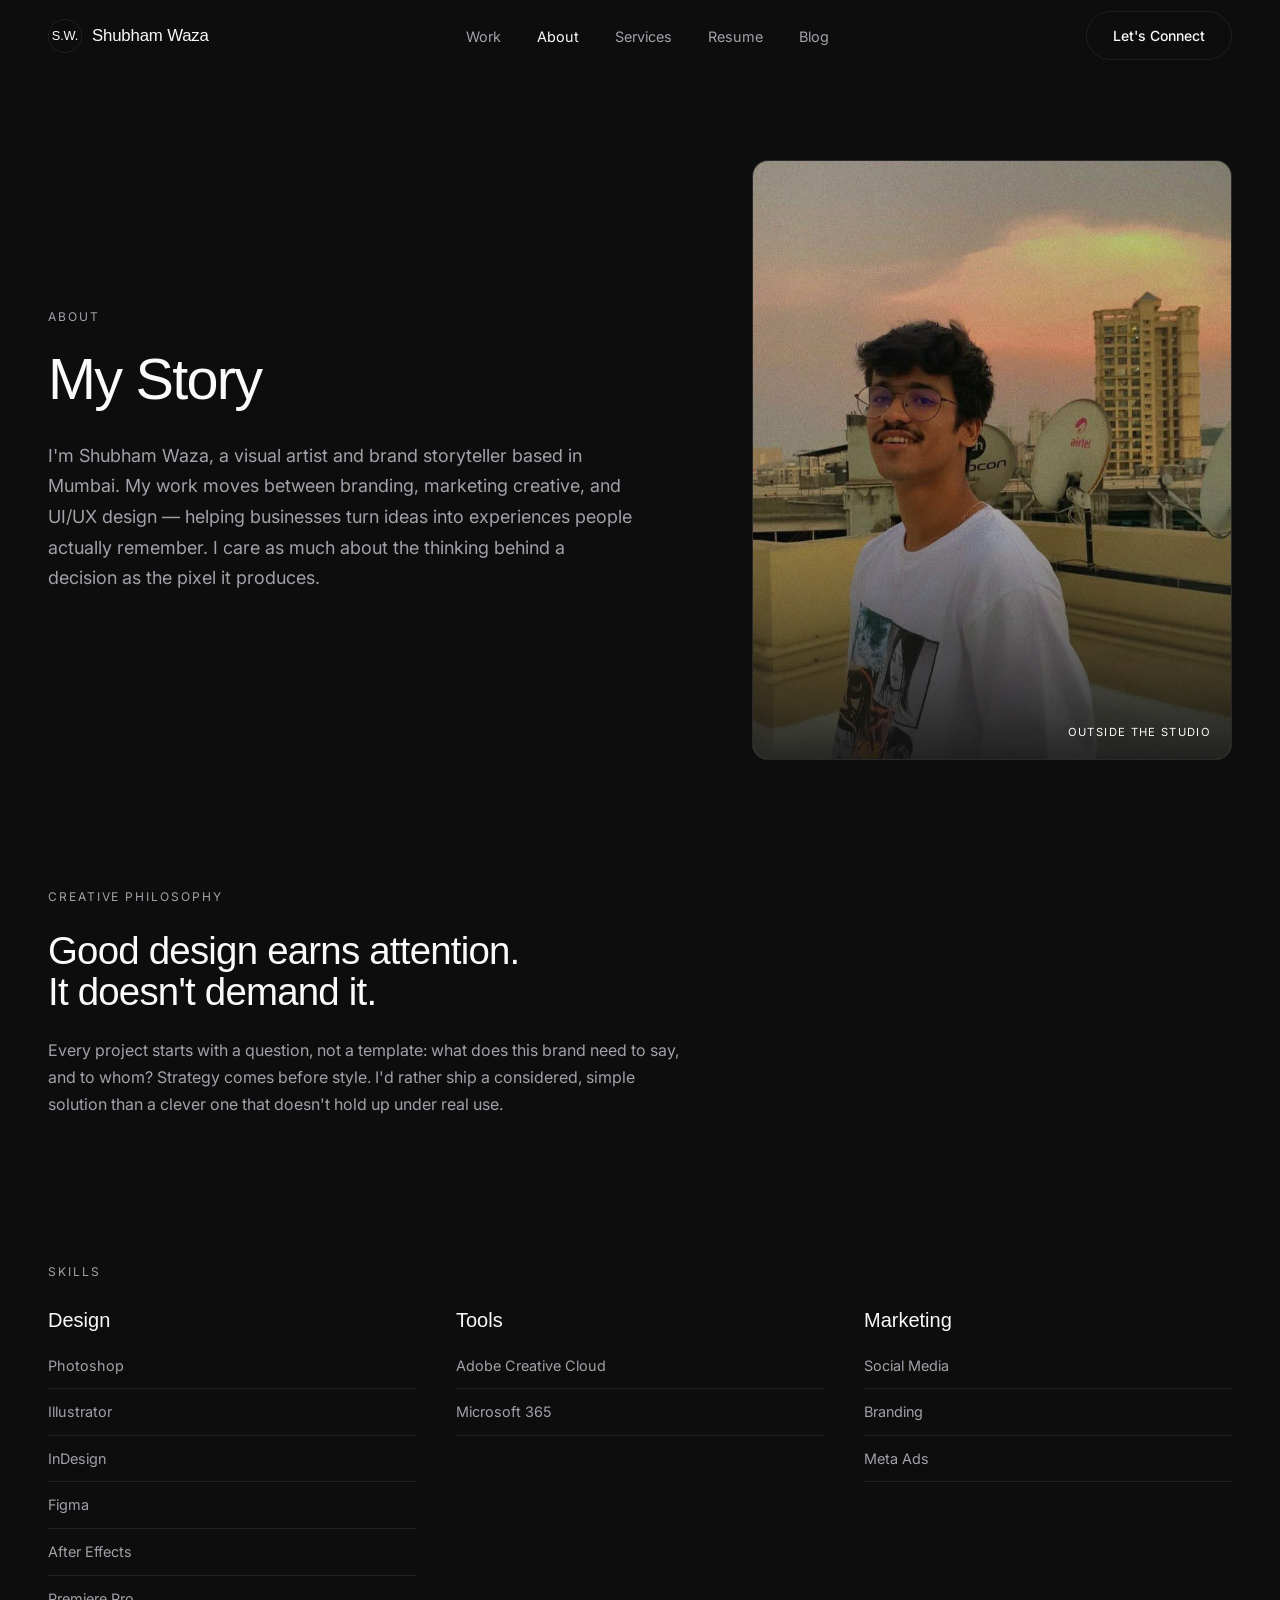
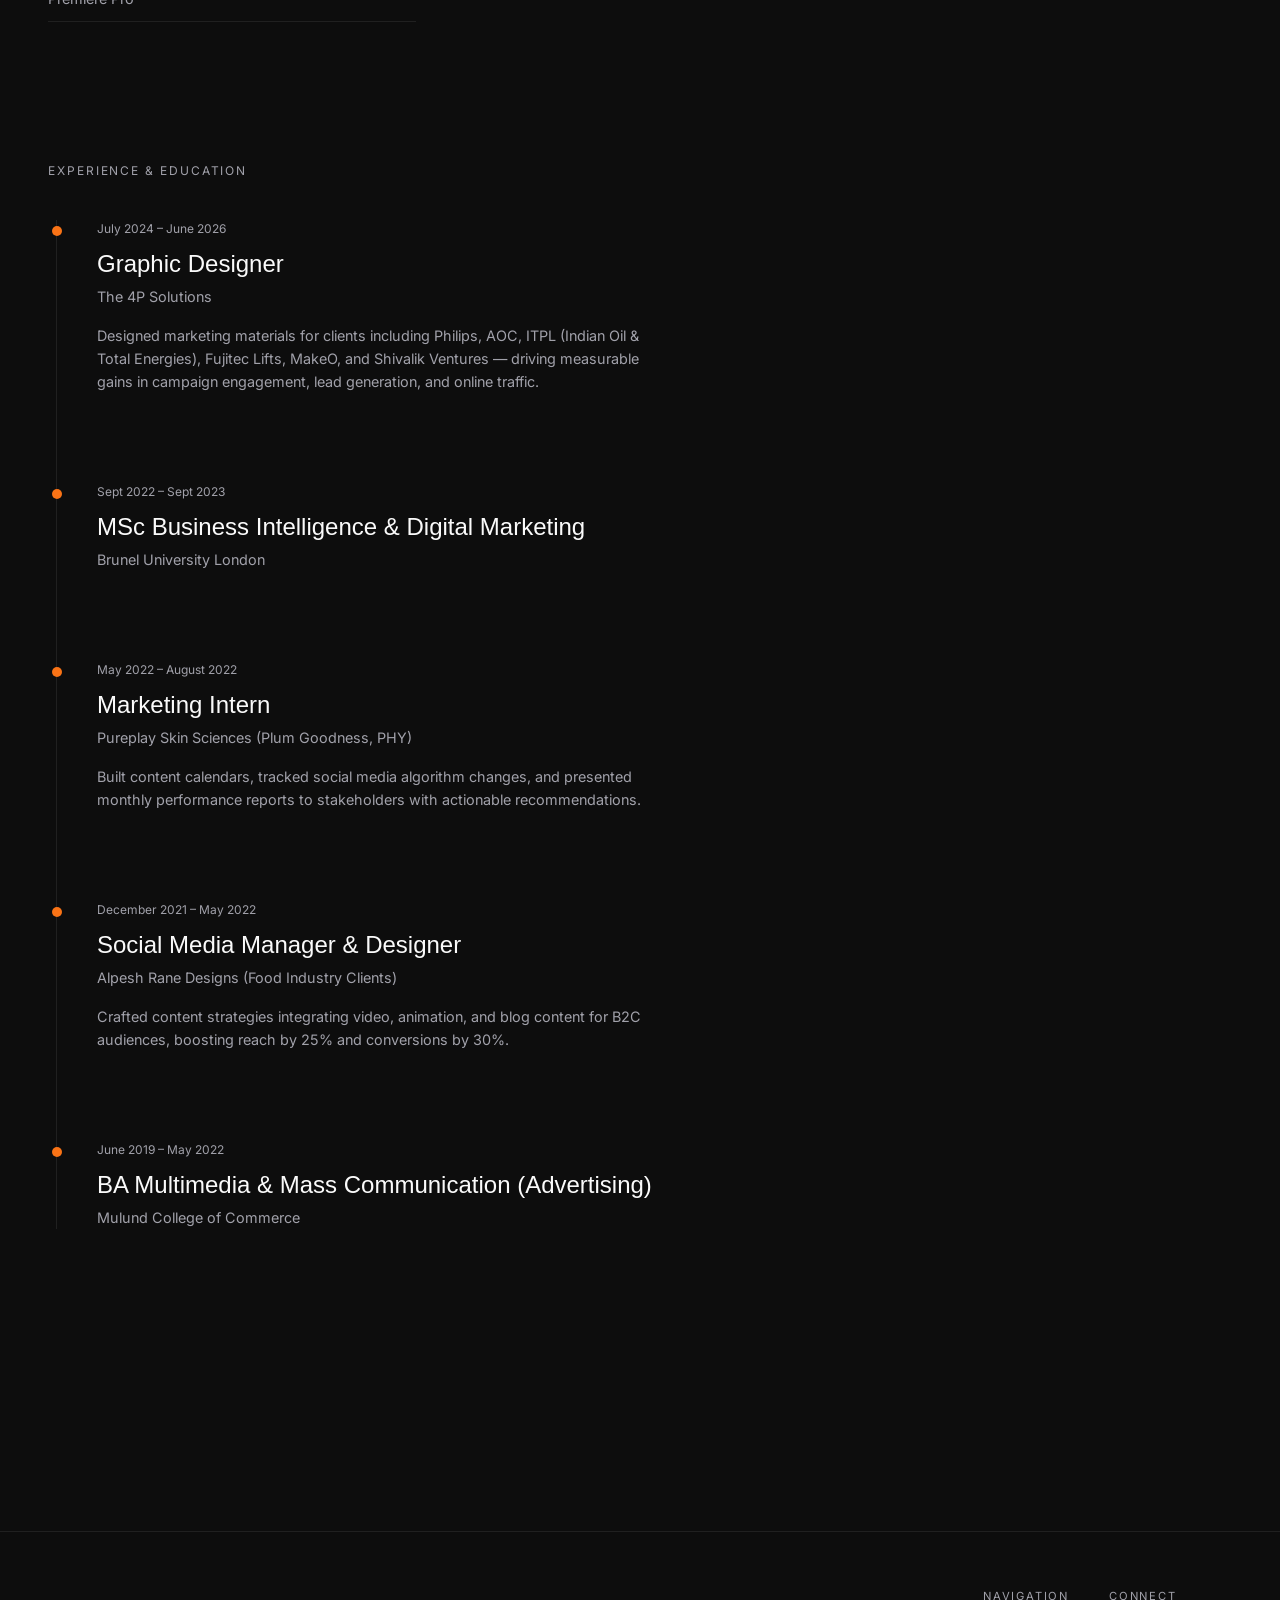
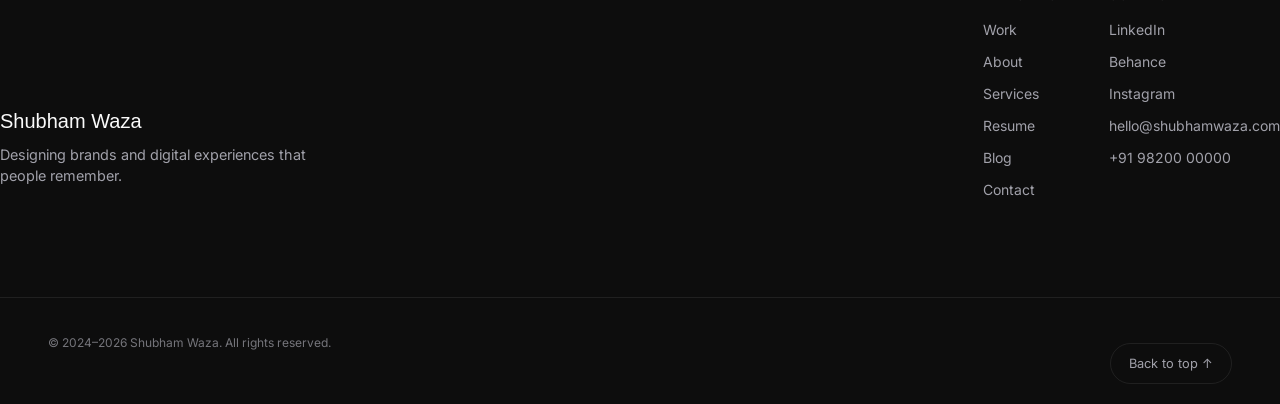
<file: about.html>
<!DOCTYPE html>
<html lang="en">
<head>
  <meta charset="UTF-8" />
  <meta name="viewport" content="width=device-width, initial-scale=1.0" />
  <title>About — Shubham Waza</title>
  <meta name="description" content="Learn about Shubham Waza's story, creative philosophy, skills, and experience as a visual artist and brand storyteller based in Mumbai." />
  <link rel="icon" type="image/svg+xml" href="favicon.svg" />
  <link href="https://api.fontshare.com/v2/css?f[]=cabinet-grotesk@700,500,400&f[]=general-sans@500,400&display=swap" rel="stylesheet" />
  <link href="https://fonts.googleapis.com/css2?family=Inter:wght@400;500;600&display=swap" rel="stylesheet" />
  <link rel="stylesheet" href="css/style.css" />
</head>
<body>
  <div id="nav-placeholder"></div>

  <main class="page-main" id="main-content">
    <section class="container about-intro">
      <div class="about-intro-copy reveal">
        <p class="eyebrow">About</p>
        <h1 class="display-lg text-balance" style="max-width:48rem;">My Story</h1>
        <p class="muted" style="margin-top:32px; max-width:40rem; font-size:1.125rem; line-height:1.7;">
          I'm Shubham Waza, a visual artist and brand storyteller based in Mumbai. My work moves
          between branding, marketing creative, and UI/UX design — helping businesses turn ideas into
          experiences people actually remember. I care as much about the thinking behind a decision
          as the pixel it produces.
        </p>
      </div>
      <figure class="about-portrait reveal">
        <img src="images/shubham-portrait.jpg" alt="Shubham Waza on a Mumbai rooftop at sunset" width="828" height="1458" loading="lazy" />
        <figcaption>Outside the studio</figcaption>
      </figure>
    </section>

    <section class="container block">
      <div class="reveal">
        <p class="eyebrow">Creative Philosophy</p>
        <h2 class="display-md text-balance" style="max-width:36rem;">Good design earns attention. It doesn't demand it.</h2>
        <p class="muted" style="margin-top:24px; max-width:40rem; line-height:1.7;">
          Every project starts with a question, not a template: what does this brand need to say,
          and to whom? Strategy comes before style. I'd rather ship a considered, simple solution
          than a clever one that doesn't hold up under real use.
        </p>
      </div>
    </section>

    <section class="container block">
      <p class="eyebrow reveal">Skills</p>
      <div class="skills-grid" id="skillsGrid"></div>
    </section>

    <section class="container block">
      <p class="eyebrow reveal">Experience &amp; Education</p>
      <div class="timeline" id="timeline" style="margin-top:40px;"></div>
    </section>
  </main>

  <div id="footer-placeholder"></div>

  <script src="js/data.js"></script>
  <script src="js/main.js"></script>
  <script>
    document.addEventListener("DOMContentLoaded", () => {
      const skills = {
        Design: ["Photoshop", "Illustrator", "InDesign", "Figma", "After Effects", "Premiere Pro"],
        Tools: ["Adobe Creative Cloud", "Microsoft 365"],
        Marketing: ["Social Media", "Branding", "Meta Ads"]
      };
      document.getElementById("skillsGrid").innerHTML = Object.entries(skills).map(([cat, items]) => `
        <div class="reveal">
          <h3>${cat}</h3>
          <ul>${items.map(i => `<li>${i}</li>`).join("")}</ul>
        </div>
      `).join("");

      const timeline = [
        { year: "July 2024 – June 2026", title: "Graphic Designer", org: "The 4P Solutions", body: "Designed marketing materials for clients including Philips, AOC, ITPL (Indian Oil & Total Energies), Fujitec Lifts, MakeO, and Shivalik Ventures — driving measurable gains in campaign engagement, lead generation, and online traffic." },
        { year: "Sept 2022 – Sept 2023", title: "MSc Business Intelligence & Digital Marketing", org: "Brunel University London", body: "" },
        { year: "May 2022 – August 2022", title: "Marketing Intern", org: "Pureplay Skin Sciences (Plum Goodness, PHY)", body: "Built content calendars, tracked social media algorithm changes, and presented monthly performance reports to stakeholders with actionable recommendations." },
        { year: "December 2021 – May 2022", title: "Social Media Manager & Designer", org: "Alpesh Rane Designs (Food Industry Clients)", body: "Crafted content strategies integrating video, animation, and blog content for B2C audiences, boosting reach by 25% and conversions by 30%." },
        { year: "June 2019 – May 2022", title: "BA Multimedia & Mass Communication (Advertising)", org: "Mulund College of Commerce", body: "" }
      ];
      document.getElementById("timeline").innerHTML = timeline.map(t => `
        <div class="timeline-item reveal">
          <span class="timeline-dot"></span>
          <p class="timeline-year">${t.year}</p>
          <h3 style="font-size:1.5rem;">${t.title}</h3>
          <p class="timeline-org">${t.org}</p>
          ${t.body ? `<p class="timeline-body">${t.body}</p>` : ""}
        </div>
      `).join("");

      initReveal();
    });
  </script>
</body>
</html>
</file>
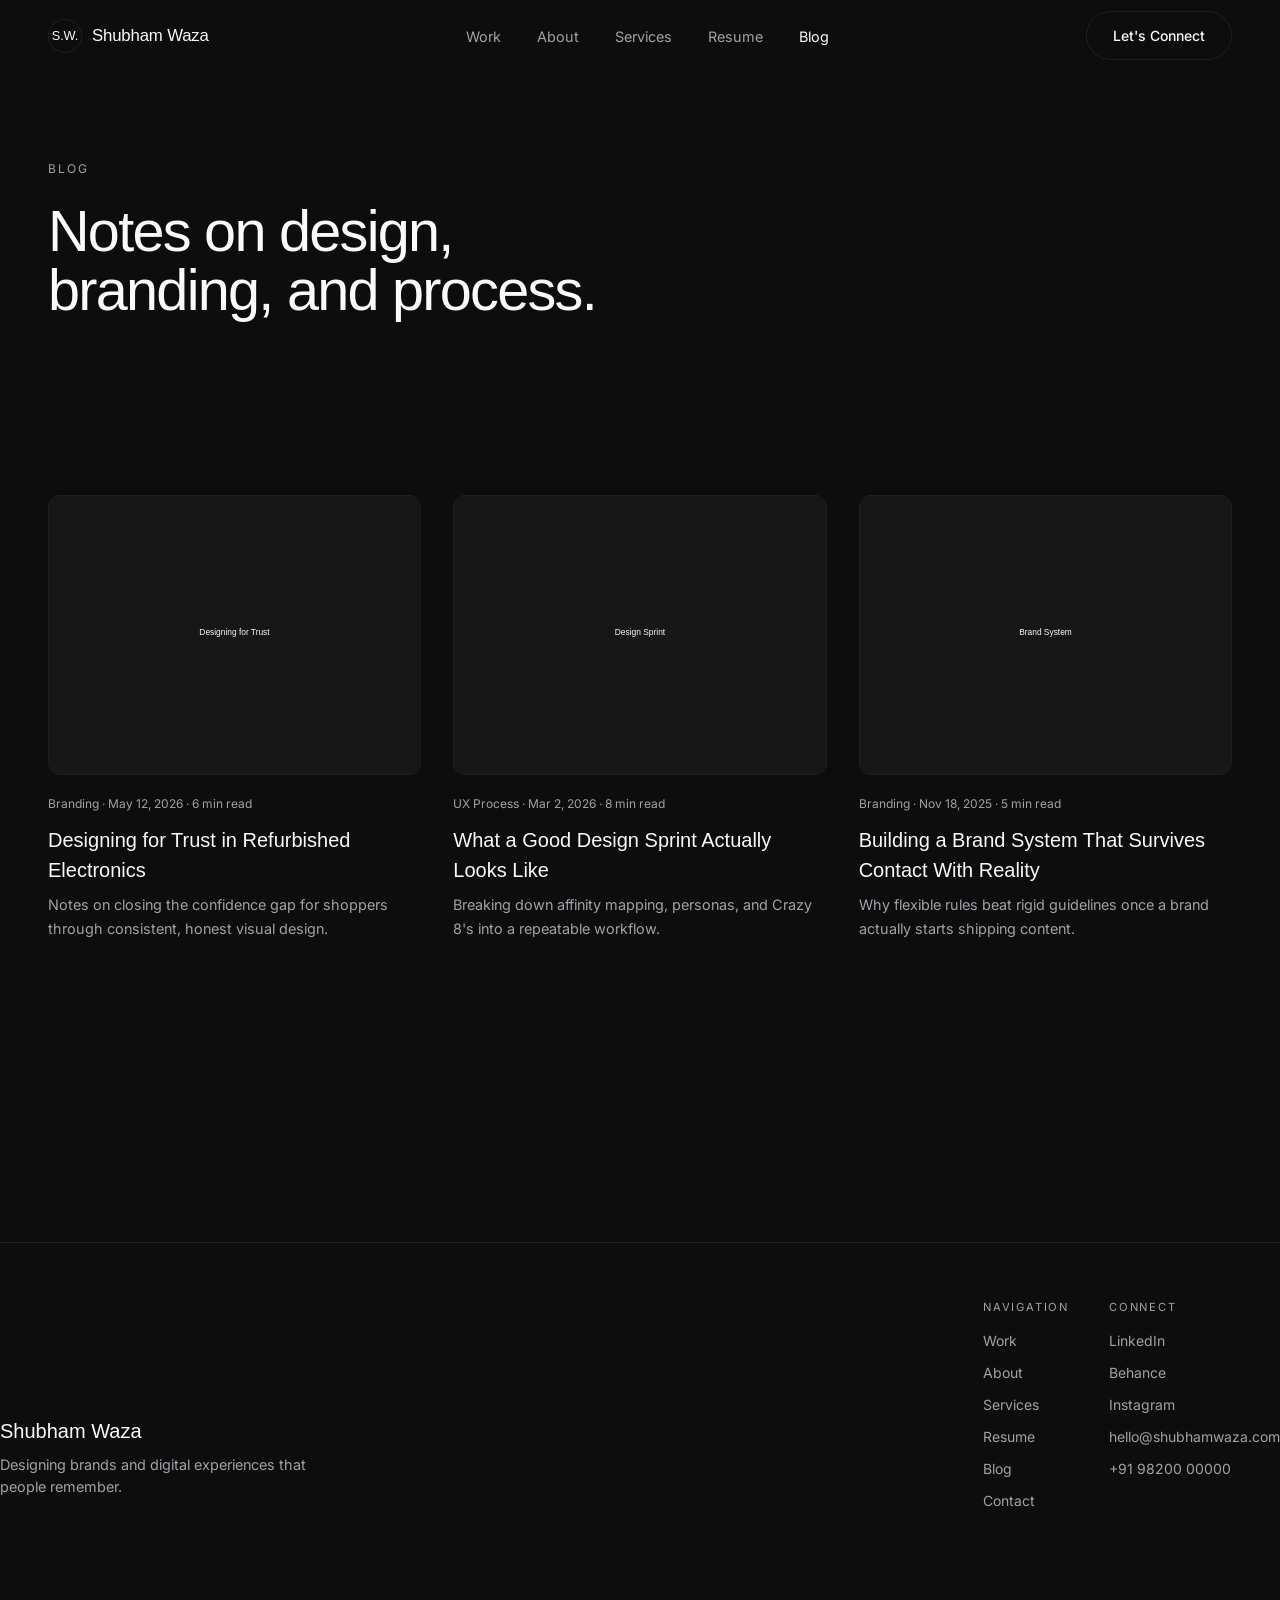
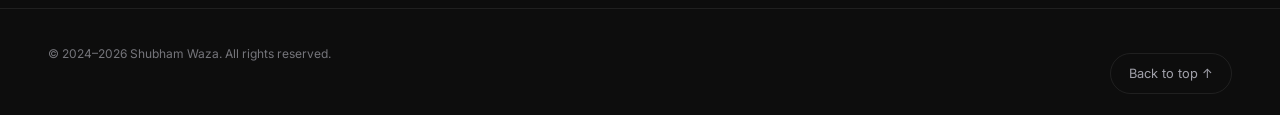
<file: blog.html>
<!DOCTYPE html>
<html lang="en">
<head>
  <meta charset="UTF-8" />
  <meta name="viewport" content="width=device-width, initial-scale=1.0" />
  <title>Blog — Shubham Waza</title>
  <meta name="description" content="Notes on design, branding, and product strategy from Shubham Waza." />
  <link rel="icon" type="image/svg+xml" href="favicon.svg" />
  <link href="https://api.fontshare.com/v2/css?f[]=cabinet-grotesk@700,500,400&f[]=general-sans@500,400&display=swap" rel="stylesheet" />
  <link href="https://fonts.googleapis.com/css2?family=Inter:wght@400;500;600&display=swap" rel="stylesheet" />
  <link rel="stylesheet" href="css/style.css" />
</head>
<body>
  <div id="nav-placeholder"></div>

  <main class="page-main" id="main-content">
    <section class="container">
      <div class="reveal">
        <p class="eyebrow">Blog</p>
        <h1 class="display-lg text-balance" style="max-width:48rem;">Notes on design, branding, and process.</h1>
      </div>
    </section>

    <section class="container block">
      <div class="blog-grid" id="blogGrid"></div>
    </section>
  </main>

  <div id="footer-placeholder"></div>

  <script src="js/data.js"></script>
  <script src="js/main.js"></script>
  <script>
    document.addEventListener("DOMContentLoaded", () => {
      document.getElementById("blogGrid").innerHTML = POSTS.map(post => {
        const date = new Date(post.date).toLocaleDateString("en-US", { month: "short", day: "numeric", year: "numeric" });
        return `
          <a href="blog/post.html?slug=${post.slug}" class="blog-card reveal">
            <div class="blog-thumb"><img src="${post.coverImage}" alt="${escapeHtml(post.title)}" loading="lazy" /></div>
            <p class="blog-meta">${post.category} · ${date} · ${post.readingTime}</p>
            <h2>${escapeHtml(post.title)}</h2>
            <p class="blog-excerpt">${escapeHtml(post.excerpt)}</p>
          </a>
        `;
      }).join("");
      initReveal();
    });
  </script>
</body>
</html>
</file>
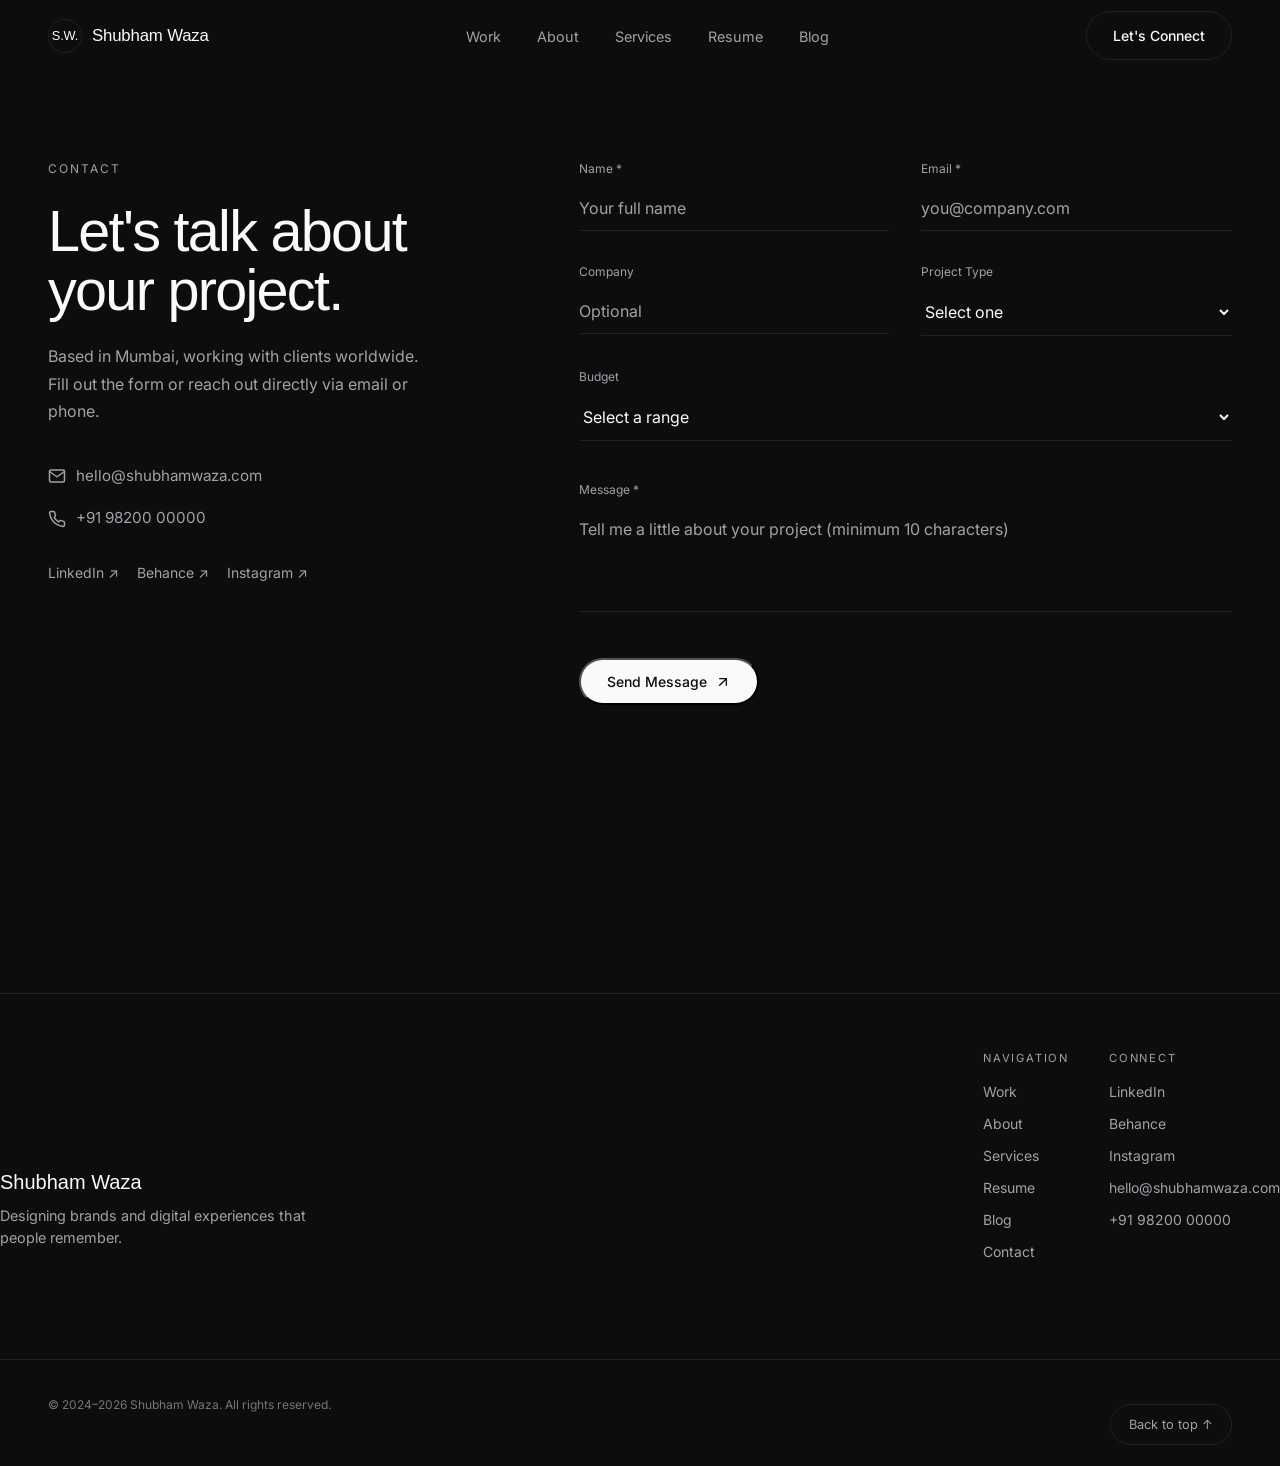
<file: contact.html>
<!DOCTYPE html>
<html lang="en">
<head>
  <meta charset="UTF-8" />
  <meta name="viewport" content="width=device-width, initial-scale=1.0" />
  <title>Contact — Shubham Waza</title>
  <meta name="description" content="Get in touch with Shubham Waza about your next brand or product project." />
  <link rel="icon" type="image/svg+xml" href="favicon.svg" />
  <link href="https://api.fontshare.com/v2/css?f[]=cabinet-grotesk@700,500,400&f[]=general-sans@500,400&display=swap" rel="stylesheet" />
  <link href="https://fonts.googleapis.com/css2?family=Inter:wght@400;500;600&display=swap" rel="stylesheet" />
  <link rel="stylesheet" href="css/style.css" />
</head>
<body>
  <div id="nav-placeholder"></div>

  <main class="page-main">
    <section class="container contact-grid">
      <div class="reveal">
        <p class="eyebrow">Contact</p>
        <h1 class="display-lg text-balance">Let's talk about your project.</h1>
        <p class="muted" style="margin-top:24px; max-width:24rem; line-height:1.7;">
          Based in Mumbai, working with clients worldwide. Fill out the form or reach out
          directly via email or phone.
        </p>
        <ul style="margin-top:40px; display:flex; flex-direction:column; gap:16px;">
          <li>
            <a href="mailto:hello@shubhamwaza.com" class="muted" style="font-size:0.95rem; display:inline-flex; align-items:center; gap:10px;">
              <svg width="18" height="18" viewBox="0 0 24 24" fill="none" stroke="currentColor" stroke-width="2" stroke-linecap="round" stroke-linejoin="round"><path d="M4 4h16c1.1 0 2 .9 2 2v12c0 1.1-.9 2-2 2H4c-1.1 0-2-.9-2-2V6c0-1.1.9-2 2-2z"></path><polyline points="22,6 12,13 2,6"></polyline></svg>
              hello@shubhamwaza.com
            </a>
          </li>
          <li>
            <a href="tel:+919820000000" class="muted" style="font-size:0.95rem; display:inline-flex; align-items:center; gap:10px;">
              <svg width="18" height="18" viewBox="0 0 24 24" fill="none" stroke="currentColor" stroke-width="2" stroke-linecap="round" stroke-linejoin="round"><path d="M22 16.92v3a2 2 0 0 1-2.18 2 19.79 19.79 0 0 1-8.63-3.07 19.5 19.5 0 0 1-6-6 19.79 19.79 0 0 1-3.07-8.67A2 2 0 0 1 4.11 2h3a2 2 0 0 1 2 1.72 12.84 12.84 0 0 0 .7 2.81 2 2 0 0 1-.45 2.11L8.09 9.91a16 16 0 0 0 6 6l1.27-1.27a2 2 0 0 1 2.11-.45 12.84 12.84 0 0 0 2.81.7A2 2 0 0 1 22 16.92z"></path></svg>
              +91 98200 00000
            </a>
          </li>
          <li style="display:flex; gap:18px; margin-top:12px;">
            <a href="https://www.linkedin.com/in/shubhamwaza" target="_blank" rel="noopener" class="muted" style="font-size:0.875rem;">LinkedIn ↗</a>
            <a href="https://www.behance.net/shubhamwaza" target="_blank" rel="noopener" class="muted" style="font-size:0.875rem;">Behance ↗</a>
            <a href="https://www.instagram.com/shubhamwaza" target="_blank" rel="noopener" class="muted" style="font-size:0.875rem;">Instagram ↗</a>
          </li>
        </ul>
      </div>

      <div class="reveal" id="formWrap">
        <form id="contactForm" novalidate>
          <div id="formAlert" style="display:none; padding:14px 18px; border-radius:8px; margin-bottom:20px; font-size:0.875rem;" role="alert"></div>
          
          <div class="form-row form-group">
            <div>
              <label class="field-label" for="name">Name *</label>
              <input class="field" id="name" name="name" required placeholder="Your full name" />
            </div>
            <div>
              <label class="field-label" for="email">Email *</label>
              <input class="field" type="email" id="email" name="email" required placeholder="you@company.com" />
            </div>
            <div>
              <label class="field-label" for="company">Company</label>
              <input class="field" id="company" name="company" placeholder="Optional" />
            </div>
            <div>
              <label class="field-label" for="projectType">Project Type</label>
              <select class="field" id="projectType" name="projectType">
                <option value="" selected disabled>Select one</option>
                <option>Brand Identity</option>
                <option>UI/UX Design</option>
                <option>Web Design</option>
                <option>Marketing Campaign</option>
                <option>Other</option>
              </select>
            </div>
            <div style="grid-column: 1 / -1;">
              <label class="field-label" for="budget">Budget</label>
              <select class="field" id="budget" name="budget">
                <option value="" selected disabled>Select a range</option>
                <option>Under ₹50k</option>
                <option>₹50k – ₹1.5L</option>
                <option>₹1.5L – ₹5L</option>
                <option>₹5L+</option>
              </select>
            </div>
          </div>

          <div class="form-group">
            <label class="field-label" for="message">Message *</label>
            <textarea class="field" id="message" name="message" rows="4" required placeholder="Tell me a little about your project (minimum 10 characters)"></textarea>
          </div>

          <button type="submit" class="btn btn-solid">Send Message <svg width="16" height="16" viewBox="0 0 24 24" fill="none" stroke="currentColor" stroke-width="2" stroke-linecap="round" stroke-linejoin="round"><line x1="7" y1="17" x2="17" y2="7"></line><polyline points="7 7 17 7 17 17"></polyline></svg></button>
        </form>
      </div>
    </section>
  </main>

  <div id="footer-placeholder"></div>

  <script src="js/data.js"></script>
  <script src="js/main.js"></script>
  <script>
    document.addEventListener("DOMContentLoaded", () => {
      const form = document.getElementById("contactForm");
      const wrap = document.getElementById("formWrap");
      const alertBox = document.getElementById("formAlert");

      function clearErrors() {
        form.querySelectorAll('.is-invalid').forEach(el => {
          el.classList.remove('is-invalid');
          el.removeAttribute('aria-invalid');
        });
        alertBox.style.display = "none";
      }

      function showError(msg, fieldId) {
        alertBox.style.display = "block";
        alertBox.style.background = "rgba(239, 68, 68, 0.15)";
        alertBox.style.border = "1px solid rgba(239, 68, 68, 0.4)";
        alertBox.style.color = "#FCA5A5";
        alertBox.textContent = msg;

        if (fieldId) {
          const field = document.getElementById(fieldId);
          if (field) {
            field.classList.add('is-invalid');
            field.setAttribute('aria-invalid', 'true');
            field.focus();
          }
        }
      }

      form.addEventListener("submit", (e) => {
        e.preventDefault();
        clearErrors();
        const name = document.getElementById("name").value.trim();
        const email = document.getElementById("email").value.trim();
        const message = document.getElementById("message").value.trim();

        if (!name) {
          showError("Please enter your name.", "name");
          return;
        }

        const emailRegex = /^[^\s@]+@[^\s@]+\.[^\s@]+$/;
        if (!email || !emailRegex.test(email)) {
          showError("Please enter a valid email address.", "email");
          return;
        }

        if (!message || message.length < 10) {
          showError("Please enter a message of at least 10 characters.", "message");
          return;
        }
        const origHTML = wrap.innerHTML;

        wrap.innerHTML = `
          <div class="form-success" role="status" aria-live="polite">
            <span class="success-icon">${ICON_CHECK}</span>
            <h3 style="font-size:1.5rem; margin-top:16px;">Message sent successfully.</h3>
            <p class="muted" style="margin-top:12px; line-height:1.6; max-width:28rem;">Thanks for reaching out, ${escapeHtml(name)}! I've received your note and will get back to you within two business days.</p>
            <button type="button" id="resetBtn" class="btn btn-outline" style="margin-top:28px;">Send another message</button>
          </div>
        `;

        document.getElementById("resetBtn")?.addEventListener("click", () => {
          wrap.innerHTML = origHTML;
          location.reload();
        });
      });

      initReveal();
    });
  </script>
</body>
</html>
</file>
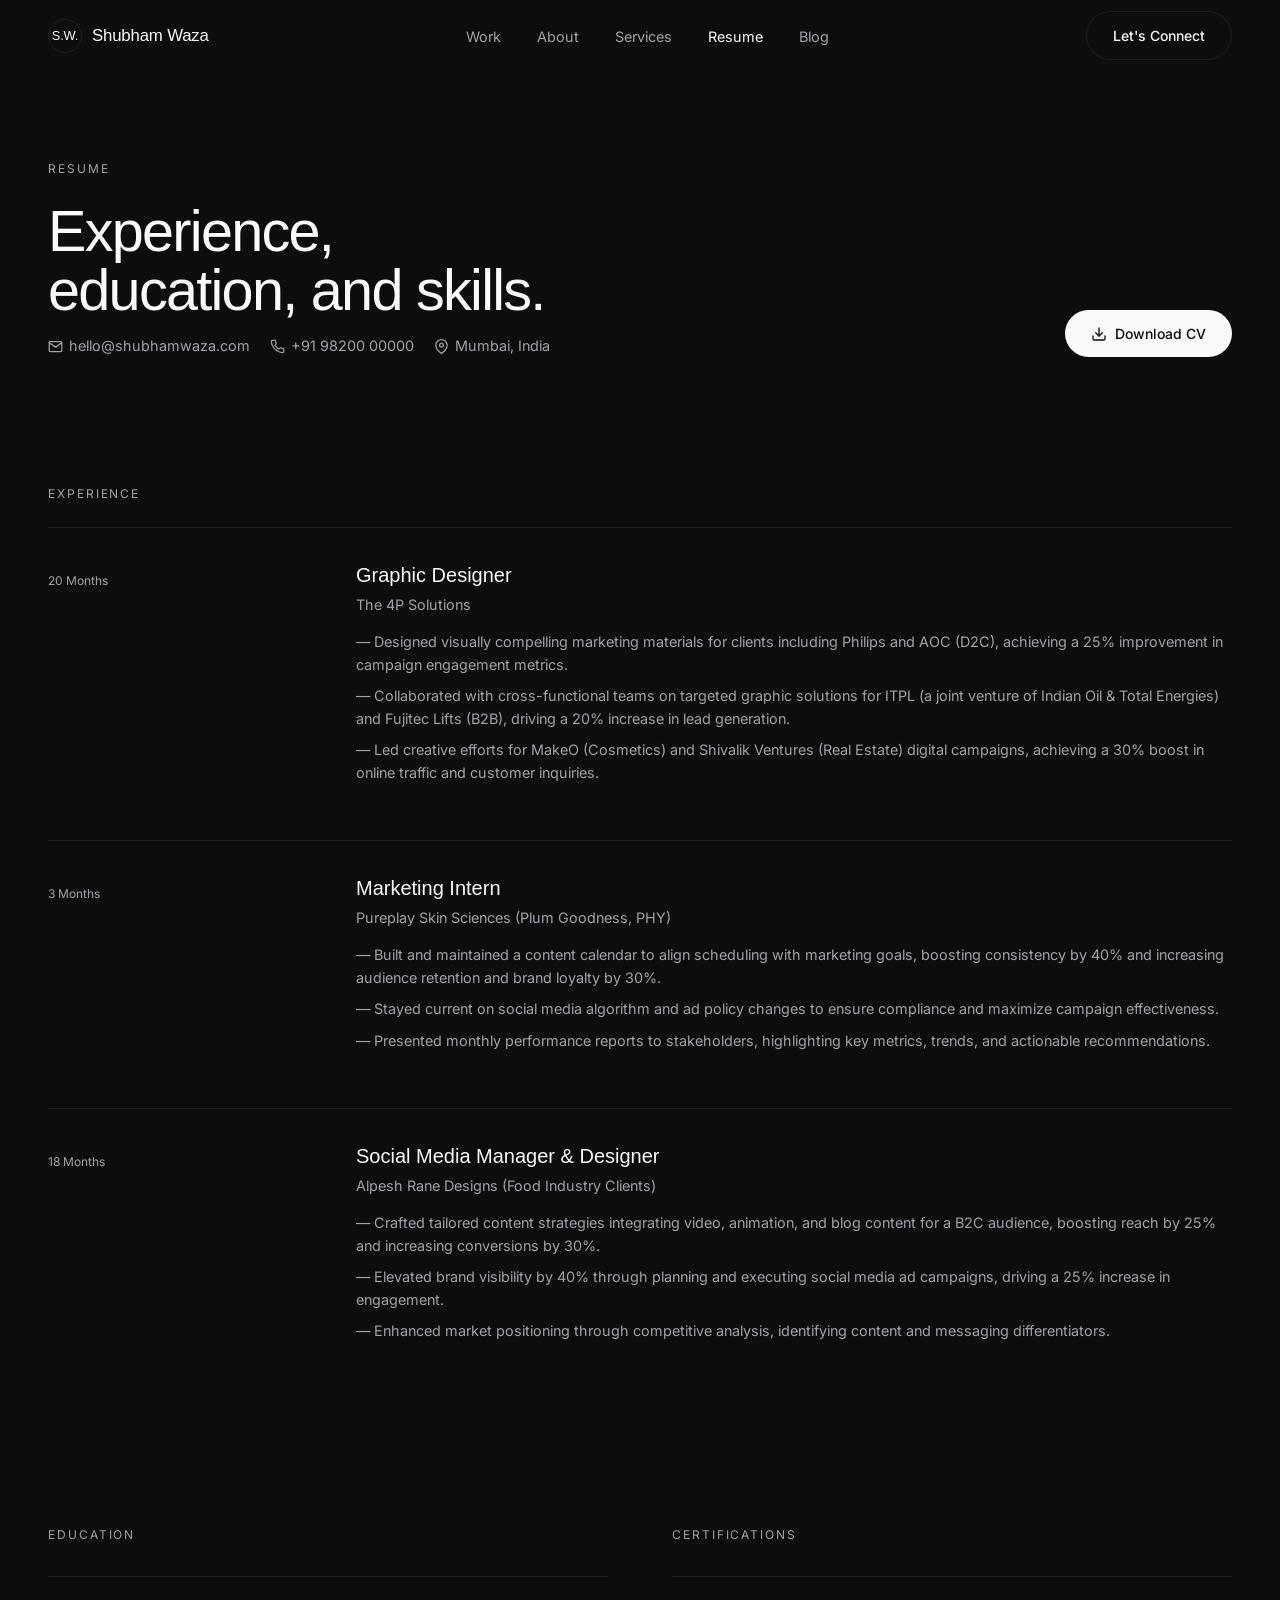
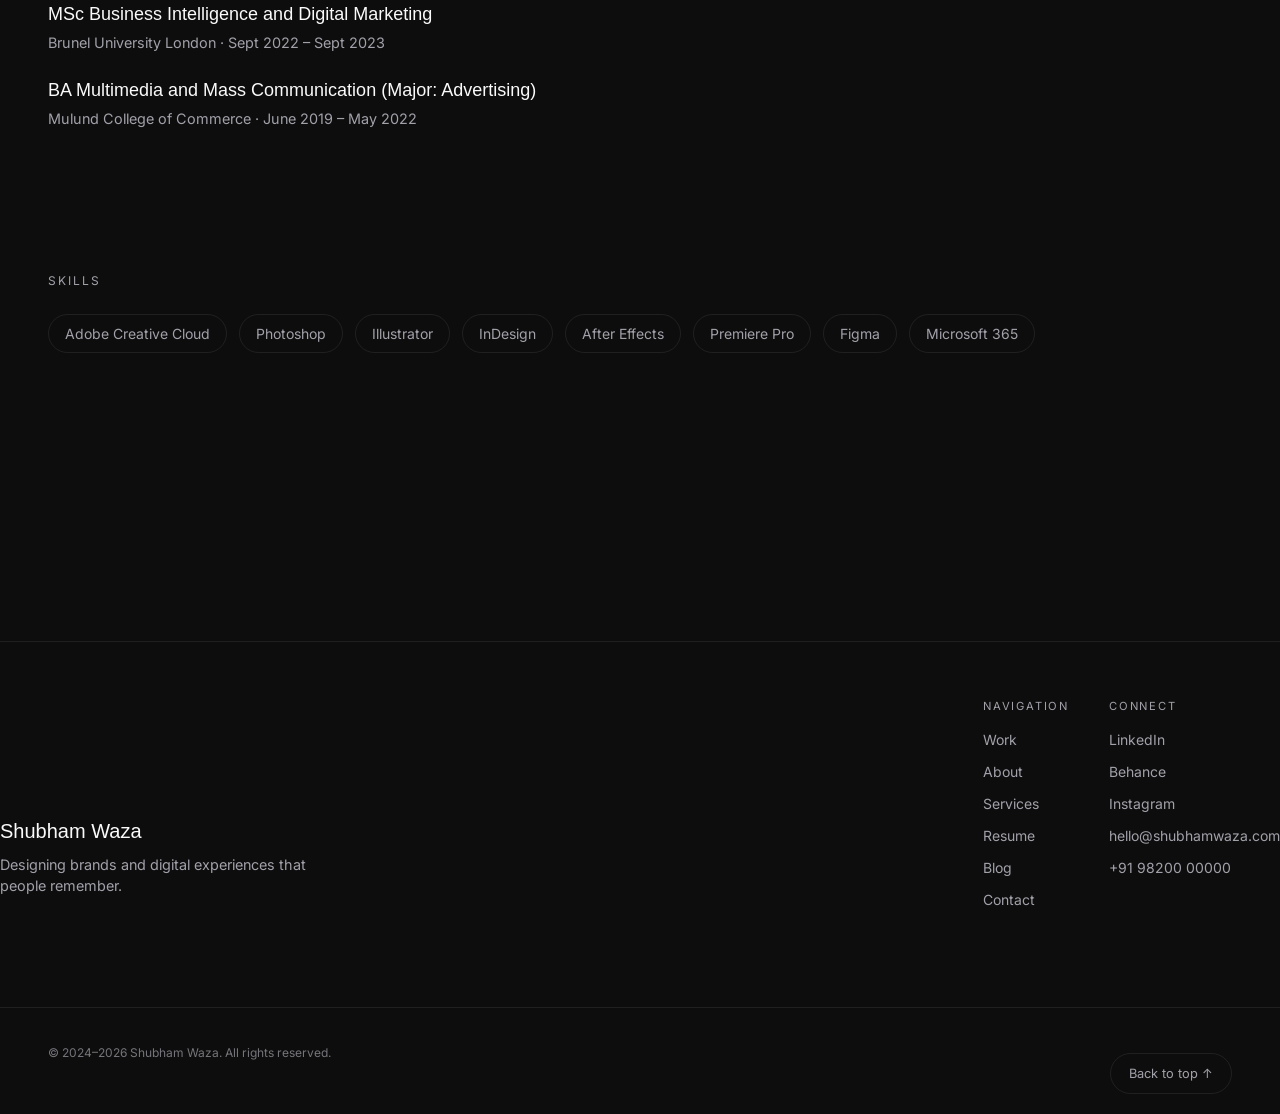
<file: resume.html>
<!DOCTYPE html>
<html lang="en">
<head>
  <meta charset="UTF-8" />
  <meta name="viewport" content="width=device-width, initial-scale=1.0" />
  <title>Resume — Shubham Waza</title>
  <meta name="description" content="Experience, education, skills and certifications for Shubham Waza." />
  <link rel="icon" type="image/svg+xml" href="favicon.svg" />
  <link href="https://api.fontshare.com/v2/css?f[]=cabinet-grotesk@700,500,400&f[]=general-sans@500,400&display=swap" rel="stylesheet" />
  <link href="https://fonts.googleapis.com/css2?family=Inter:wght@400;500;600&display=swap" rel="stylesheet" />
  <link rel="stylesheet" href="css/style.css" />
</head>
<body>
  <div id="nav-placeholder"></div>

  <main class="page-main" id="main-content">
    <section class="container reveal" style="display:flex; flex-direction:column; gap:32px;">
      <div style="display:flex; flex-wrap:wrap; align-items:flex-end; justify-content:space-between; gap:32px;">
        <div>
          <p class="eyebrow">Resume</p>
          <h1 class="display-lg text-balance" style="max-width:40rem;">Experience, education, and skills.</h1>
          <div style="margin-top:16px; display:flex; flex-wrap:wrap; gap:20px; font-size:0.9rem;">
            <a href="mailto:hello@shubhamwaza.com" class="muted" style="display:inline-flex; align-items:center; gap:6px;">
              <svg width="15" height="15" viewBox="0 0 24 24" fill="none" stroke="currentColor" stroke-width="2" stroke-linecap="round" stroke-linejoin="round"><path d="M4 4h16c1.1 0 2 .9 2 2v12c0 1.1-.9 2-2 2H4c-1.1 0-2-.9-2-2V6c0-1.1.9-2 2-2z"></path><polyline points="22,6 12,13 2,6"></polyline></svg>
              hello@shubhamwaza.com
            </a>
            <a href="tel:+919820000000" class="muted" style="display:inline-flex; align-items:center; gap:6px;">
              <svg width="15" height="15" viewBox="0 0 24 24" fill="none" stroke="currentColor" stroke-width="2" stroke-linecap="round" stroke-linejoin="round"><path d="M22 16.92v3a2 2 0 0 1-2.18 2 19.79 19.79 0 0 1-8.63-3.07 19.5 19.5 0 0 1-6-6 19.79 19.79 0 0 1-3.07-8.67A2 2 0 0 1 4.11 2h3a2 2 0 0 1 2 1.72 12.84 12.84 0 0 0 .7 2.81 2 2 0 0 1-.45 2.11L8.09 9.91a16 16 0 0 0 6 6l1.27-1.27a2 2 0 0 1 2.11-.45 12.84 12.84 0 0 0 2.81.7A2 2 0 0 1 22 16.92z"></path></svg>
              +91 98200 00000
            </a>
            <span class="muted" style="display:inline-flex; align-items:center; gap:6px;">
              <svg width="15" height="15" viewBox="0 0 24 24" fill="none" stroke="currentColor" stroke-width="2" stroke-linecap="round" stroke-linejoin="round"><path d="M21 10c0 7-9 13-9 13s-9-6-9-13a9 9 0 0 1 18 0z"></path><circle cx="12" cy="10" r="3"></circle></svg>
              Mumbai, India
            </span>
          </div>
        </div>
        <a href="resume.pdf" class="btn btn-solid" download><svg width="16" height="16" viewBox="0 0 24 24" fill="none" stroke="currentColor" stroke-width="2" stroke-linecap="round" stroke-linejoin="round"><path d="M21 15v4a2 2 0 0 1-2 2H5a2 2 0 0 1-2-2v-4"></path><polyline points="7 10 12 15 17 10"></polyline><line x1="12" y1="15" x2="12" y2="3"></line></svg> Download CV</a>
      </div>
    </section>

    <section class="container block">
      <p class="eyebrow reveal">Experience</p>
      <div id="expList" style="margin-top:24px;"></div>
    </section>

    <section class="container block two-col">
      <div>
        <p class="eyebrow reveal">Education</p>
        <div id="eduList" class="hairline-top" style="padding-top:24px; margin-top:32px;"></div>
      </div>
      <div>
        <p class="eyebrow reveal">Certifications</p>
        <ul id="certList" class="hairline-top" style="padding-top:24px; margin-top:32px;"></ul>
      </div>
    </section>

    <section class="container block">
      <p class="eyebrow reveal">Skills</p>
      <div class="chip-row" id="skillChips" style="margin-top:24px;"></div>
    </section>
  </main>

  <div id="footer-placeholder"></div>

  <script src="js/data.js"></script>
  <script src="js/main.js"></script>
  <script>
    document.addEventListener("DOMContentLoaded", () => {
      const experience = [
        {
          role: "Graphic Designer",
          org: "The 4P Solutions",
          period: "20 Months",
          points: [
            "Designed visually compelling marketing materials for clients including Philips and AOC (D2C), achieving a 25% improvement in campaign engagement metrics.",
            "Collaborated with cross-functional teams on targeted graphic solutions for ITPL (a joint venture of Indian Oil & Total Energies) and Fujitec Lifts (B2B), driving a 20% increase in lead generation.",
            "Led creative efforts for MakeO (Cosmetics) and Shivalik Ventures (Real Estate) digital campaigns, achieving a 30% boost in online traffic and customer inquiries."
          ]
        },
        {
          role: "Marketing Intern",
          org: "Pureplay Skin Sciences (Plum Goodness, PHY)",
          period: "3 Months",
          points: [
            "Built and maintained a content calendar to align scheduling with marketing goals, boosting consistency by 40% and increasing audience retention and brand loyalty by 30%.",
            "Stayed current on social media algorithm and ad policy changes to ensure compliance and maximize campaign effectiveness.",
            "Presented monthly performance reports to stakeholders, highlighting key metrics, trends, and actionable recommendations."
          ]
        },
        {
          role: "Social Media Manager & Designer",
          org: "Alpesh Rane Designs (Food Industry Clients)",
          period: "18 Months",
          points: [
            "Crafted tailored content strategies integrating video, animation, and blog content for a B2C audience, boosting reach by 25% and increasing conversions by 30%.",
            "Elevated brand visibility by 40% through planning and executing social media ad campaigns, driving a 25% increase in engagement.",
            "Enhanced market positioning through competitive analysis, identifying content and messaging differentiators."
          ]
        }
      ];
      document.getElementById("expList").innerHTML = experience.map(e => `
        <div class="exp-row reveal">
          <p class="exp-period">${e.period}</p>
          <div>
            <h3 class="exp-role">${e.role}</h3>
            <p class="exp-org">${e.org}</p>
            <ul class="exp-points">${e.points.map(p => `<li>— ${p}</li>`).join("")}</ul>
          </div>
        </div>
      `).join("");

      document.getElementById("eduList").innerHTML = `
        <div style="margin-bottom:24px;">
          <h3 style="font-size:1.125rem;">MSc Business Intelligence and Digital Marketing</h3>
          <p class="muted" style="margin-top:4px; font-size:0.9rem;">Brunel University London · Sept 2022 – Sept 2023</p>
        </div>
        <div>
          <h3 style="font-size:1.125rem;">BA Multimedia and Mass Communication (Major: Advertising)</h3>
          <p class="muted" style="margin-top:4px; font-size:0.9rem;">Mulund College of Commerce · June 2019 – May 2022</p>
        </div>
      `;

      const certs = [];
      document.getElementById("certList").innerHTML = certs.map(c => `<li class="muted" style="font-size:0.9rem; margin-bottom:12px;">${c}</li>`).join("");

      const skills = ["Adobe Creative Cloud", "Photoshop", "Illustrator", "InDesign", "After Effects", "Premiere Pro", "Figma", "Microsoft 365"];
      document.getElementById("skillChips").innerHTML = skills.map(s => `<span class="chip">${s}</span>`).join("");

      initReveal();
    });
  </script>
</body>
</html>
</file>
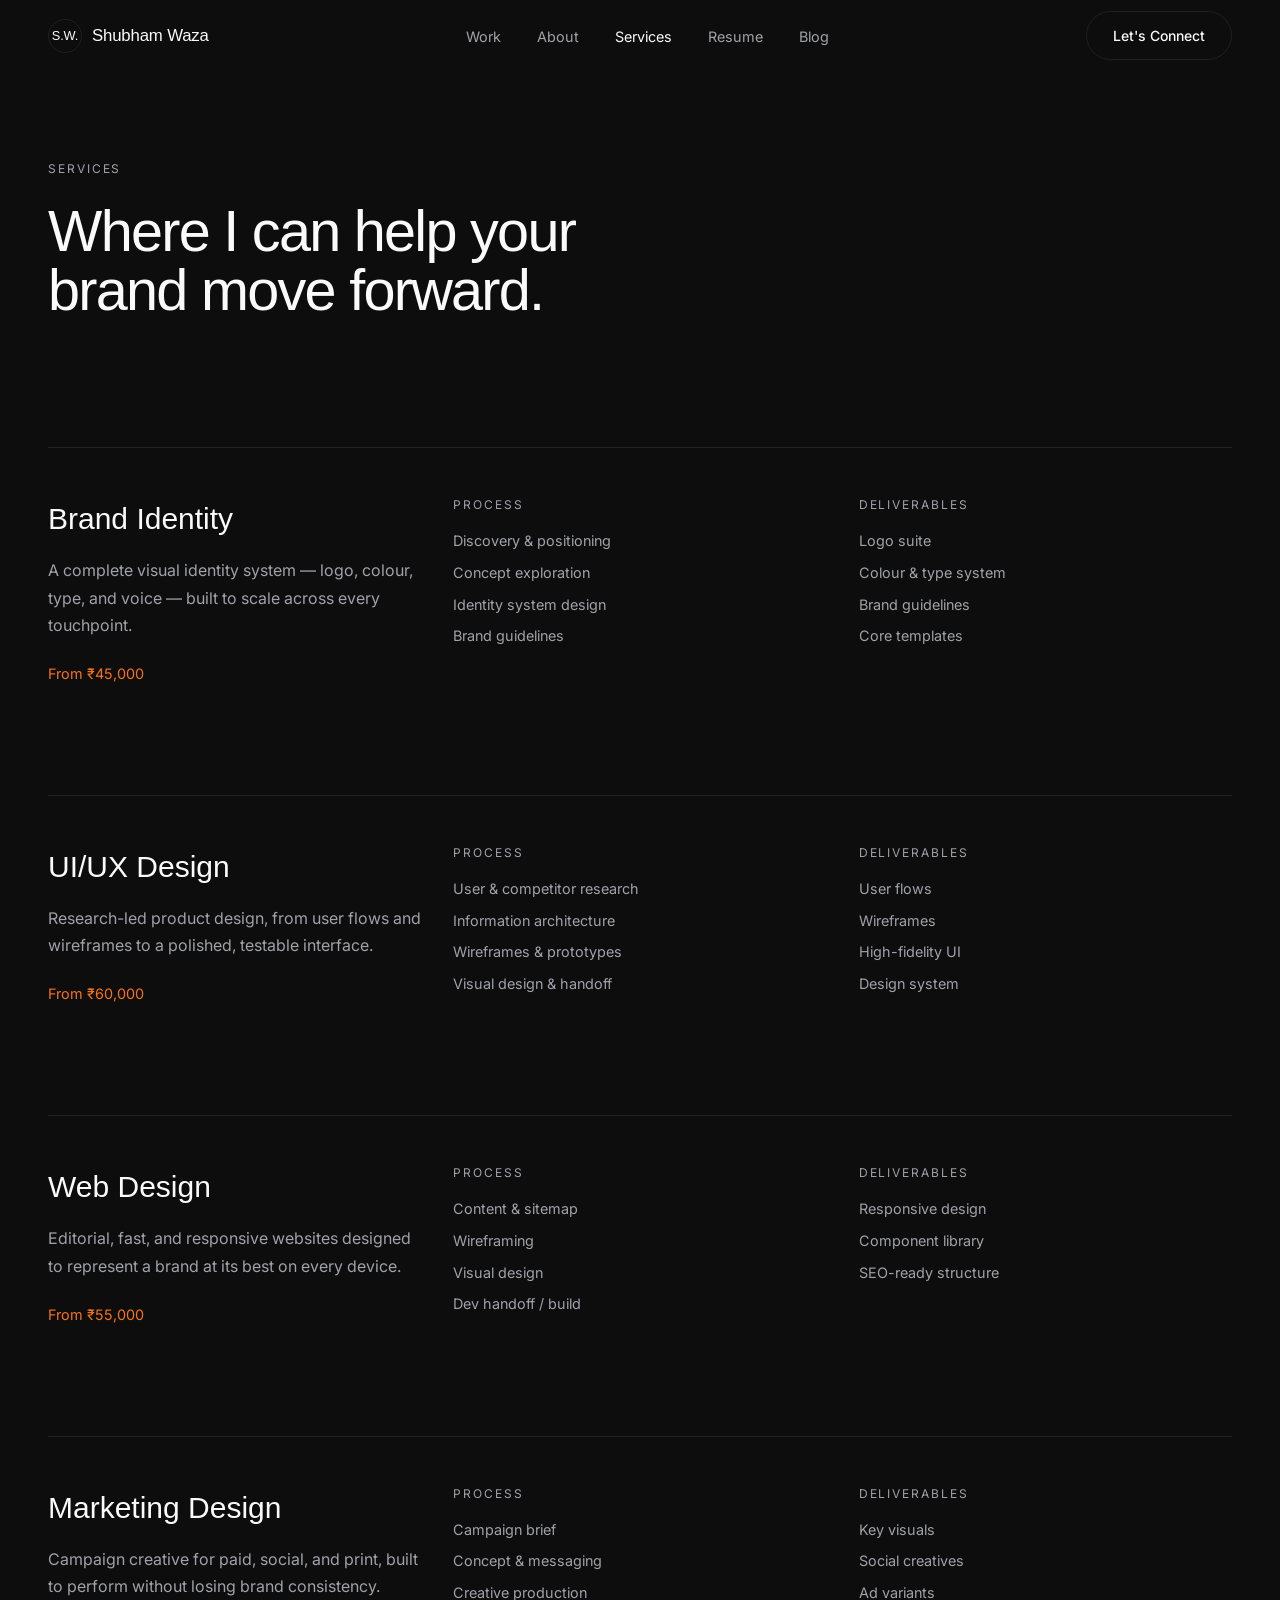
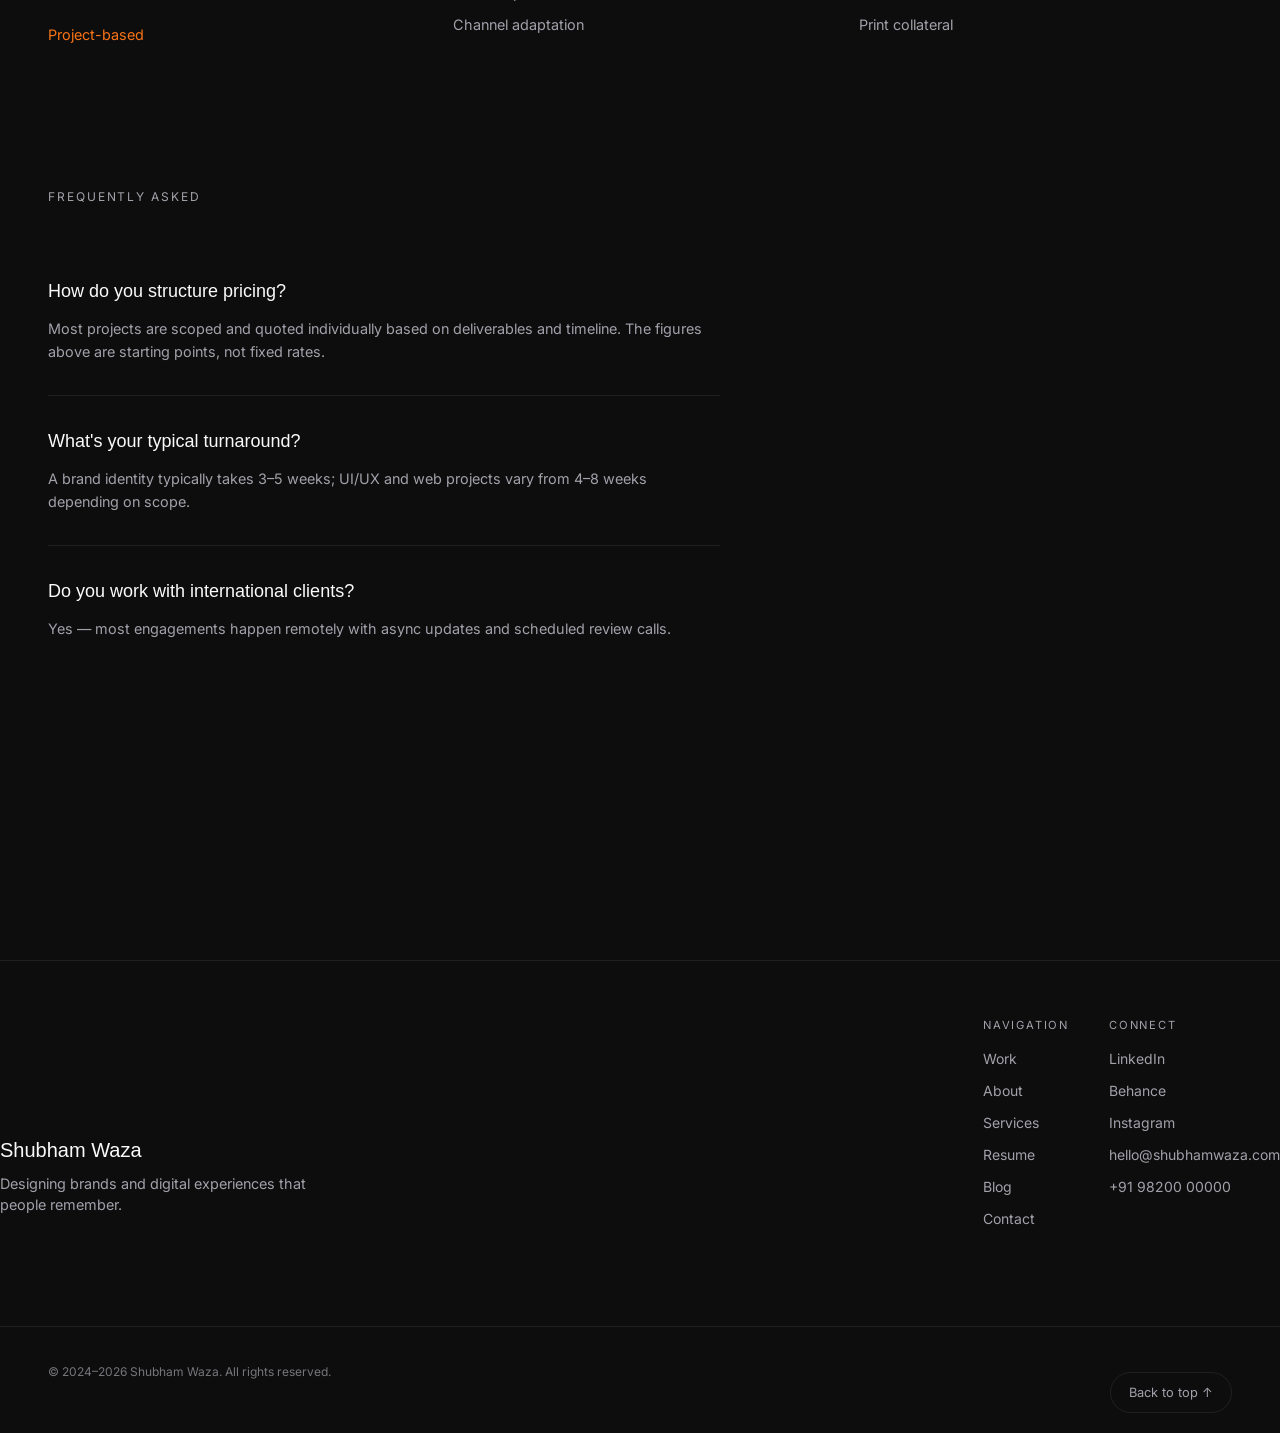
<file: services.html>
<!DOCTYPE html>
<html lang="en">
<head>
  <meta charset="UTF-8" />
  <meta name="viewport" content="width=device-width, initial-scale=1.0" />
  <title>Services — Shubham Waza</title>
  <meta name="description" content="Brand identity, UI/UX design, web design, and marketing creative services offered by Shubham Waza." />
  <link rel="icon" type="image/svg+xml" href="favicon.svg" />
  <link href="https://api.fontshare.com/v2/css?f[]=cabinet-grotesk@700,500,400&f[]=general-sans@500,400&display=swap" rel="stylesheet" />
  <link href="https://fonts.googleapis.com/css2?family=Inter:wght@400;500;600&display=swap" rel="stylesheet" />
  <link rel="stylesheet" href="css/style.css" />
</head>
<body>
  <div id="nav-placeholder"></div>

  <main class="page-main" id="main-content">
    <section class="container">
      <div class="reveal">
        <p class="eyebrow">Services</p>
        <h1 class="display-lg text-balance" style="max-width:48rem;">Where I can help your brand move forward.</h1>
      </div>
    </section>

    <section class="container block services-detail-col" id="servicesDetail"></section>

    <section class="container block">
      <p class="eyebrow reveal">Frequently Asked</p>
      <div id="faqList" style="max-width:42rem; margin-top:40px;"></div>
    </section>
  </main>

  <div id="footer-placeholder"></div>

  <script src="js/data.js"></script>
  <script src="js/main.js"></script>
  <script>
    document.addEventListener("DOMContentLoaded", () => {
      const services = [
        { title: "Brand Identity", overview: "A complete visual identity system — logo, colour, type, and voice — built to scale across every touchpoint.", process: ["Discovery & positioning", "Concept exploration", "Identity system design", "Brand guidelines"], deliverables: ["Logo suite", "Colour & type system", "Brand guidelines", "Core templates"], pricing: "From ₹45,000" },
        { title: "UI/UX Design", overview: "Research-led product design, from user flows and wireframes to a polished, testable interface.", process: ["User & competitor research", "Information architecture", "Wireframes & prototypes", "Visual design & handoff"], deliverables: ["User flows", "Wireframes", "High-fidelity UI", "Design system"], pricing: "From ₹60,000" },
        { title: "Web Design", overview: "Editorial, fast, and responsive websites designed to represent a brand at its best on every device.", process: ["Content & sitemap", "Wireframing", "Visual design", "Dev handoff / build"], deliverables: ["Responsive design", "Component library", "SEO-ready structure"], pricing: "From ₹55,000" },
        { title: "Marketing Design", overview: "Campaign creative for paid, social, and print, built to perform without losing brand consistency.", process: ["Campaign brief", "Concept & messaging", "Creative production", "Channel adaptation"], deliverables: ["Key visuals", "Social creatives", "Ad variants", "Print collateral"], pricing: "Project-based" }
      ];
      document.getElementById("servicesDetail").innerHTML = services.map(s => `
        <div class="service-detail reveal">
          <div>
            <h2>${s.title}</h2>
            <p class="muted" style="margin-top:16px; line-height:1.7;">${s.overview}</p>
            <p class="price">${s.pricing}</p>
          </div>
          <div>
            <p class="eyebrow" style="margin-bottom:16px;">Process</p>
            <ul>${s.process.map(p => `<li>${p}</li>`).join("")}</ul>
          </div>
          <div>
            <p class="eyebrow" style="margin-bottom:16px;">Deliverables</p>
            <ul>${s.deliverables.map(d => `<li>${d}</li>`).join("")}</ul>
          </div>
        </div>
      `).join("");

      const faqs = [
        { q: "How do you structure pricing?", a: "Most projects are scoped and quoted individually based on deliverables and timeline. The figures above are starting points, not fixed rates." },
        { q: "What's your typical turnaround?", a: "A brand identity typically takes 3–5 weeks; UI/UX and web projects vary from 4–8 weeks depending on scope." },
        { q: "Do you work with international clients?", a: "Yes — most engagements happen remotely with async updates and scheduled review calls." }
      ];
      document.getElementById("faqList").innerHTML = faqs.map(f => `
        <div class="faq-item reveal">
          <h3>${f.q}</h3>
          <p>${f.a}</p>
        </div>
      `).join("");

      initReveal();
    });
  </script>
</body>
</html>
</file>
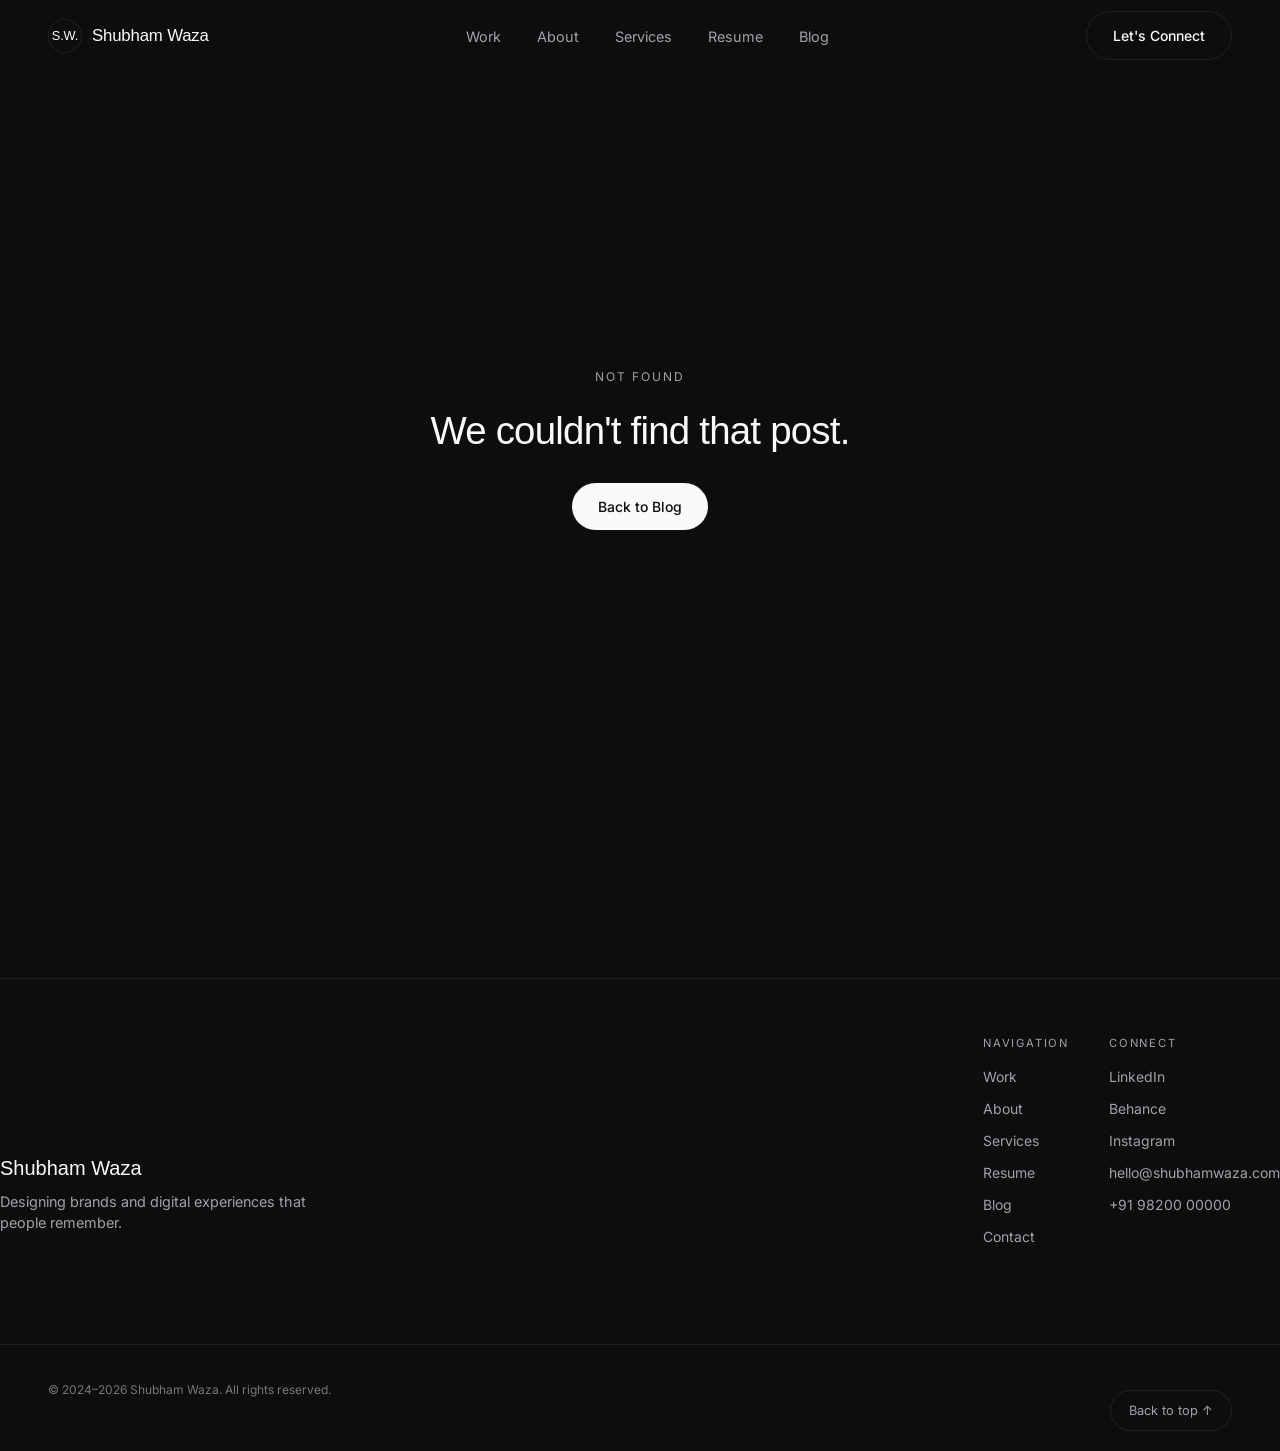
<file: blog/post.html>
<!DOCTYPE html>
<html lang="en">
<head>
  <meta charset="UTF-8" />
  <meta name="viewport" content="width=device-width, initial-scale=1.0" />
  <title id="pageTitle">Blog — Shubham Waza</title>
  <meta name="description" id="pageDesc" content="Design, product thinking, and creative strategy insights by Shubham Waza." />
  <link rel="icon" type="image/svg+xml" href="../favicon.svg" />
  <link href="https://api.fontshare.com/v2/css?f[]=cabinet-grotesk@700,500,400&f[]=general-sans@500,400&display=swap" rel="stylesheet" />
  <link href="https://fonts.googleapis.com/css2?family=Inter:wght@400;500;600&display=swap" rel="stylesheet" />
  <link rel="stylesheet" href="../css/style.css" />
</head>
<body>
  <div id="nav-placeholder"></div>

  <main id="main-content" class="page-main"></main>

  <div id="footer-placeholder"></div>

  <script src="../js/data.js"></script>
  <script src="../js/main.js"></script>
  <script>
    function fixNavDepth() {
      document.querySelectorAll("#nav-placeholder a, #mobileMenu a, #footer-placeholder a").forEach(a => {
        const href = a.getAttribute("href");
        if (href && !href.startsWith("http") && !href.startsWith("mailto") && !href.startsWith("tel:") && !href.startsWith("../") && !href.startsWith("#")) {
          a.setAttribute("href", "../" + href);
        }
      });
    }

    function renderPost() {
      const params = new URLSearchParams(window.location.search);
      const slug = params.get("slug");
      const post = POSTS.find(p => p.slug === slug);
      const root = document.getElementById("main-content");

      if (!post) {
        root.innerHTML = `
          <section class="container notfound reveal in-view">
            <p class="eyebrow">Not Found</p>
            <h1 class="display-md">We couldn't find that post.</h1>
            <a href="../blog.html" class="btn btn-solid" style="margin-top:32px;">Back to Blog</a>
          </section>
        `;
        return;
      }

      document.title = `${post.title} — Shubham Waza`;
      document.getElementById("pageTitle").textContent = `${post.title} — Shubham Waza`;
      document.getElementById("pageDesc")?.setAttribute("content", post.excerpt);

      root.innerHTML = `
        <article class="container reveal in-view" style="max-width:48rem;">
          <a href="../blog.html" class="link-arrow" style="margin-bottom:40px; display:inline-flex;">${ICON_BACK} All posts</a>
          <p class="eyebrow">${post.category} · ${post.readingTime}</p>
          <h1 class="display-lg text-balance">${escapeHtml(post.title)}</h1>

          <div class="cs-hero-image" style="margin-top:48px;">
            <img src="../${post.coverImage}" alt="${escapeHtml(post.title)}" />
          </div>

          <p class="muted" style="margin-top:48px; font-size:1.125rem; line-height:1.7;">${escapeHtml(post.excerpt)}</p>
          <p class="muted" style="margin-top:24px; line-height:1.7;">${escapeHtml(post.body)}</p>
        </article>
      `;

      initReveal();
    }

    document.addEventListener("DOMContentLoaded", () => {
      fixNavDepth();
      renderPost();
    });
  </script>
</body>
</html>
</file>
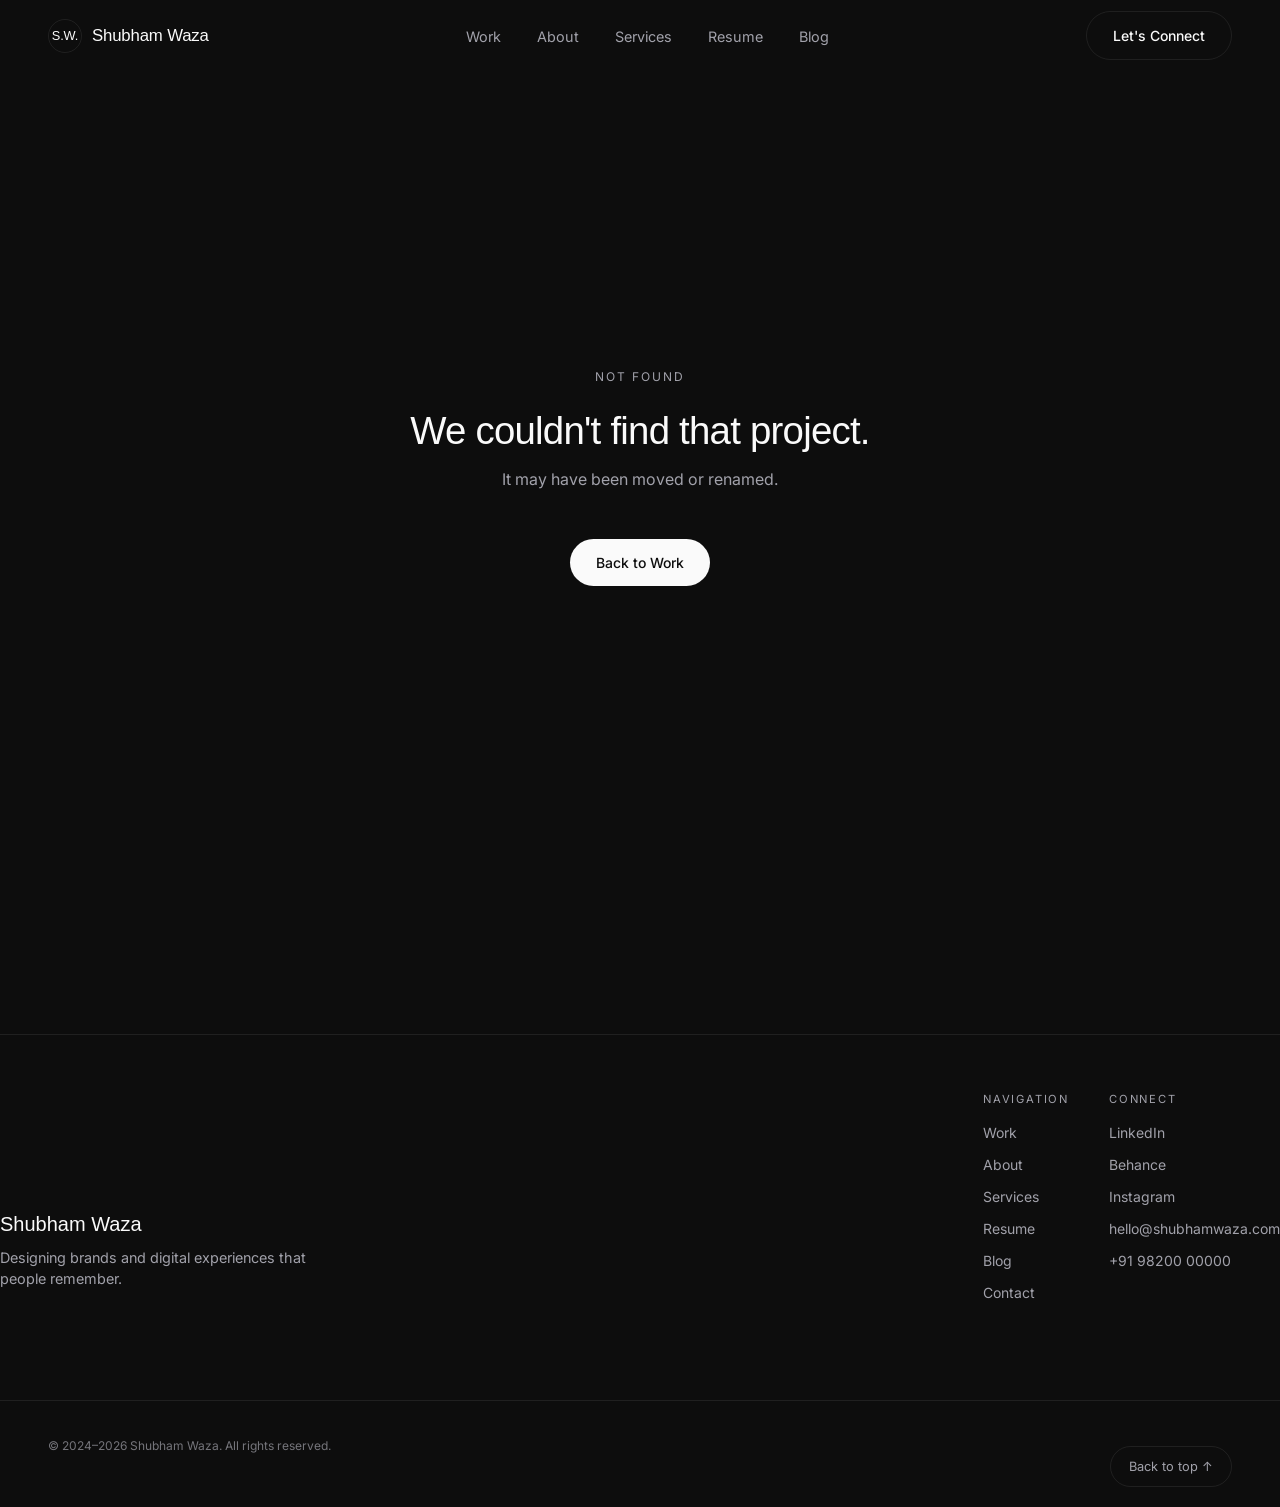
<file: work/case-study.html>
<!DOCTYPE html>
<html lang="en">
<head>
  <meta charset="UTF-8" />
  <meta name="viewport" content="width=device-width, initial-scale=1.0" />
  <title id="pageTitle">Project — Shubham Waza</title>
  <meta name="description" id="pageDesc" content="In-depth design case study and creative campaign work by Shubham Waza." />
  <link rel="icon" type="image/svg+xml" href="../favicon.svg" />
  <link href="https://api.fontshare.com/v2/css?f[]=cabinet-grotesk@700,500,400&f[]=general-sans@500,400&display=swap" rel="stylesheet" />
  <link href="https://fonts.googleapis.com/css2?family=Inter:wght@400;500;600&display=swap" rel="stylesheet" />
  <link rel="stylesheet" href="../css/style.css" />
</head>
<body>
  <div id="nav-placeholder"></div>

  <main id="main-content" class="page-main">
    <!-- Populated by JS -->
  </main>

  <div id="footer-placeholder"></div>

  <script src="../js/data.js"></script>
  <script src="../js/main.js"></script>
  <script>
    // Nav links point to root pages, but this page lives one folder deep — fix hrefs after render.
    function fixNavDepth() {
      document.querySelectorAll("#nav-placeholder a, #mobileMenu a, #footer-placeholder a").forEach(a => {
        const href = a.getAttribute("href");
        if (href && !href.startsWith("http") && !href.startsWith("mailto") && !href.startsWith("tel:") && !href.startsWith("../") && !href.startsWith("#")) {
          a.setAttribute("href", "../" + href);
        }
      });
    }

    function renderCaseStudySections(project) {
      return `
        <dl class="cs-meta-grid">
          <div><dt>Client</dt><dd>${escapeHtml(project.client)}</dd></div>
          <div><dt>Industry</dt><dd>${escapeHtml(project.industry)}</dd></div>
          <div><dt>Year</dt><dd>${escapeHtml(project.year)}</dd></div>
          <div><dt>Deliverables</dt><dd>${project.deliverables.join(", ")}</dd></div>
        </dl>

        <div class="cs-hero-image" style="margin-top:64px;">
          <img src="../${project.heroImage}" alt="${escapeHtml(project.title)}" />
        </div>

        <div class="cs-sections">
          ${project.caseStudy.map(s => `
            <div class="cs-section reveal">
              <h2>${s.heading}</h2>
              <p>${s.body}</p>
            </div>
          `).join("")}
        </div>

        ${project.gallery && project.gallery.length ? `
        <div class="cs-gallery reveal" style="margin-top:32px;">
          ${project.gallery.map(img => `
            <div class="cs-gallery-item"><img src="../${img}" alt="${escapeHtml(project.title)}" /></div>
          `).join("")}
        </div>` : ""}
      `;
    }

    function renderCarouselSections(project) {
      return `
        <div class="carousel-wrap reveal in-view">
          <div class="carousel-track">
            ${project.carouselImages.map((img, i) => `
              <div class="carousel-slide" style="aspect-ratio: ${project.carouselRatio || "5 / 4"};">
                <img src="../${img}" alt="${escapeHtml(project.title)} — slide ${i + 1}" loading="lazy" />
              </div>
            `).join("")}
          </div>
        </div>
        <p class="carousel-hint">Scroll or swipe to see all ${project.carouselImages.length} creatives →</p>
      `;
    }

    function renderMultiCarouselSections(project) {
      return project.clients.map((client, ci) => `
        <div class="cs-section reveal" style="${ci === 0 ? "border-top:none; padding-top:0;" : ""}">
          <div style="display:flex; align-items:center; gap:12px; flex-wrap:wrap;">
            <h2 style="margin:0;">${escapeHtml(client.name)}</h2>
            ${(client.badges || []).map(b => `<span class="chip" style="font-size:0.75rem; padding:5px 12px;">${escapeHtml(b)}</span>`).join("")}
          </div>
          ${client.description ? `<p class="muted" style="margin-top:14px; max-width:36rem; line-height:1.6;">${escapeHtml(client.description)}</p>` : ""}
          <div class="carousel-wrap" style="margin-top:24px;">
            <div class="carousel-track">
              ${client.images.map((img, i) => `
                <div class="carousel-slide" style="aspect-ratio: ${client.carouselRatio || "5 / 4"};">
                  <img src="../${img}" alt="${escapeHtml(client.name)} — slide ${i + 1}" loading="lazy" />
                </div>
              `).join("")}
            </div>
          </div>
          <p class="carousel-hint">Scroll or swipe to see all ${client.images.length} creatives →</p>
        </div>
      `).join("");
    }

    function renderCaseStudy() {
      const params = new URLSearchParams(window.location.search);
      const slug = params.get("slug");
      const project = PROJECTS.find(p => p.slug === slug);
      const root = document.getElementById("main-content");

      if (!project) {
        root.innerHTML = `
          <section class="container notfound reveal in-view">
            <p class="eyebrow">Not Found</p>
            <h1 class="display-md">We couldn't find that project.</h1>
            <p class="muted" style="margin-top:16px;">It may have been moved or renamed.</p>
            <a href="../work.html" class="btn btn-solid" style="margin-top:32px;">Back to Work</a>
          </section>
        `;
        return;
      }

      // Redirect to dedicated page if one exists
      if (project.dedicatedPage) {
        window.location.replace("../" + project.dedicatedPage);
        return;
      }

      document.getElementById("pageTitle").textContent = `${project.title} — Shubham Waza`;
      document.getElementById("pageDesc").setAttribute("content", project.description || project.title);

      const currentIndex = PROJECTS.findIndex(p => p.slug === project.slug);
      const next = PROJECTS[(currentIndex + 1) % PROJECTS.length];
      const isCarousel = project.type === "carousel";
      const isMultiCarousel = project.type === "multi-carousel";

      let body;
      if (isMultiCarousel) {
        body = `<div class="cs-sections" style="max-width:none;">${renderMultiCarouselSections(project)}</div>`;
      } else if (isCarousel) {
        body = renderCarouselSections(project);
      } else {
        body = renderCaseStudySections(project);
      }

      document.title = `${project.title} — Shubham Waza`;
      const descEl = document.getElementById("pageDesc");
      if (descEl && project.description) {
        descEl.setAttribute("content", project.description);
      }

      const nextHref = next.dedicatedPage ? next.dedicatedPage.replace(/^work\//, "") : `case-study.html?slug=${next.slug}`;

      root.innerHTML = `
        <section class="container reveal in-view">
          <a href="../work.html" class="link-arrow" style="margin-bottom:40px; display:inline-flex;">${ICON_BACK} All work</a>
          <p class="eyebrow">${project.categories.join(" · ")}</p>
          <h1 class="display-lg text-balance" style="max-width:56rem;">${escapeHtml(project.title)}</h1>
          ${project.description ? `<p class="muted" style="margin-top:24px; max-width:40rem; font-size:1.125rem; line-height:1.7;">${escapeHtml(project.description)}</p>` : ""}
        </section>

        <section class="container">
          ${body}
        </section>

        <section class="container" style="padding-top:112px;">
          <div class="cs-next reveal">
            <a href="${nextHref}" class="cs-next-row">
              <div>
                <p class="eyebrow">Next Project</p>
                <h3 class="display-md">${escapeHtml(next.title)}</h3>
              </div>
              <svg width="28" height="28" viewBox="0 0 24 24" fill="none" stroke="currentColor" stroke-width="2" stroke-linecap="round" stroke-linejoin="round"><line x1="7" y1="17" x2="17" y2="7"></line><polyline points="7 7 17 7 17 17"></polyline></svg>
            </a>
          </div>
        </section>
      `;

      initReveal();
    }

    document.addEventListener("DOMContentLoaded", () => {
      fixNavDepth();
      renderCaseStudy();
    });
  </script>
</body>
</html>
</file>
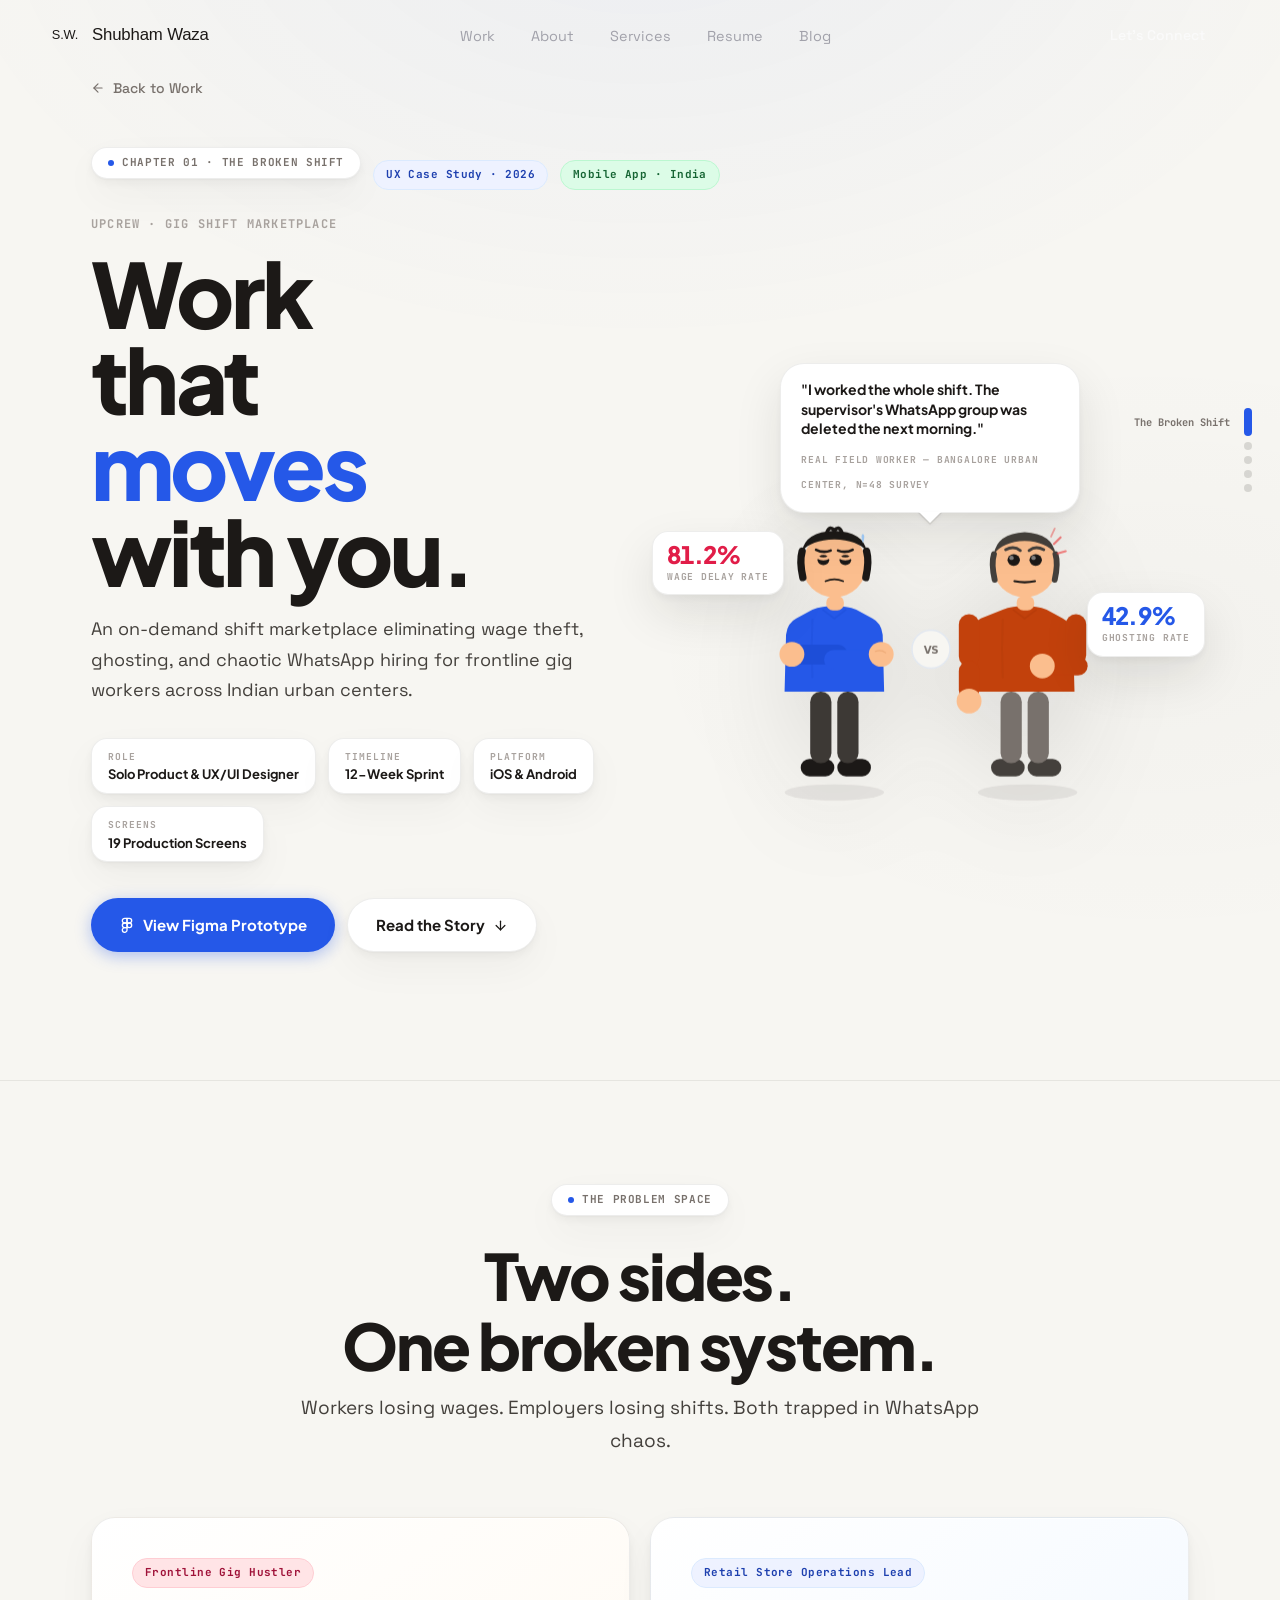
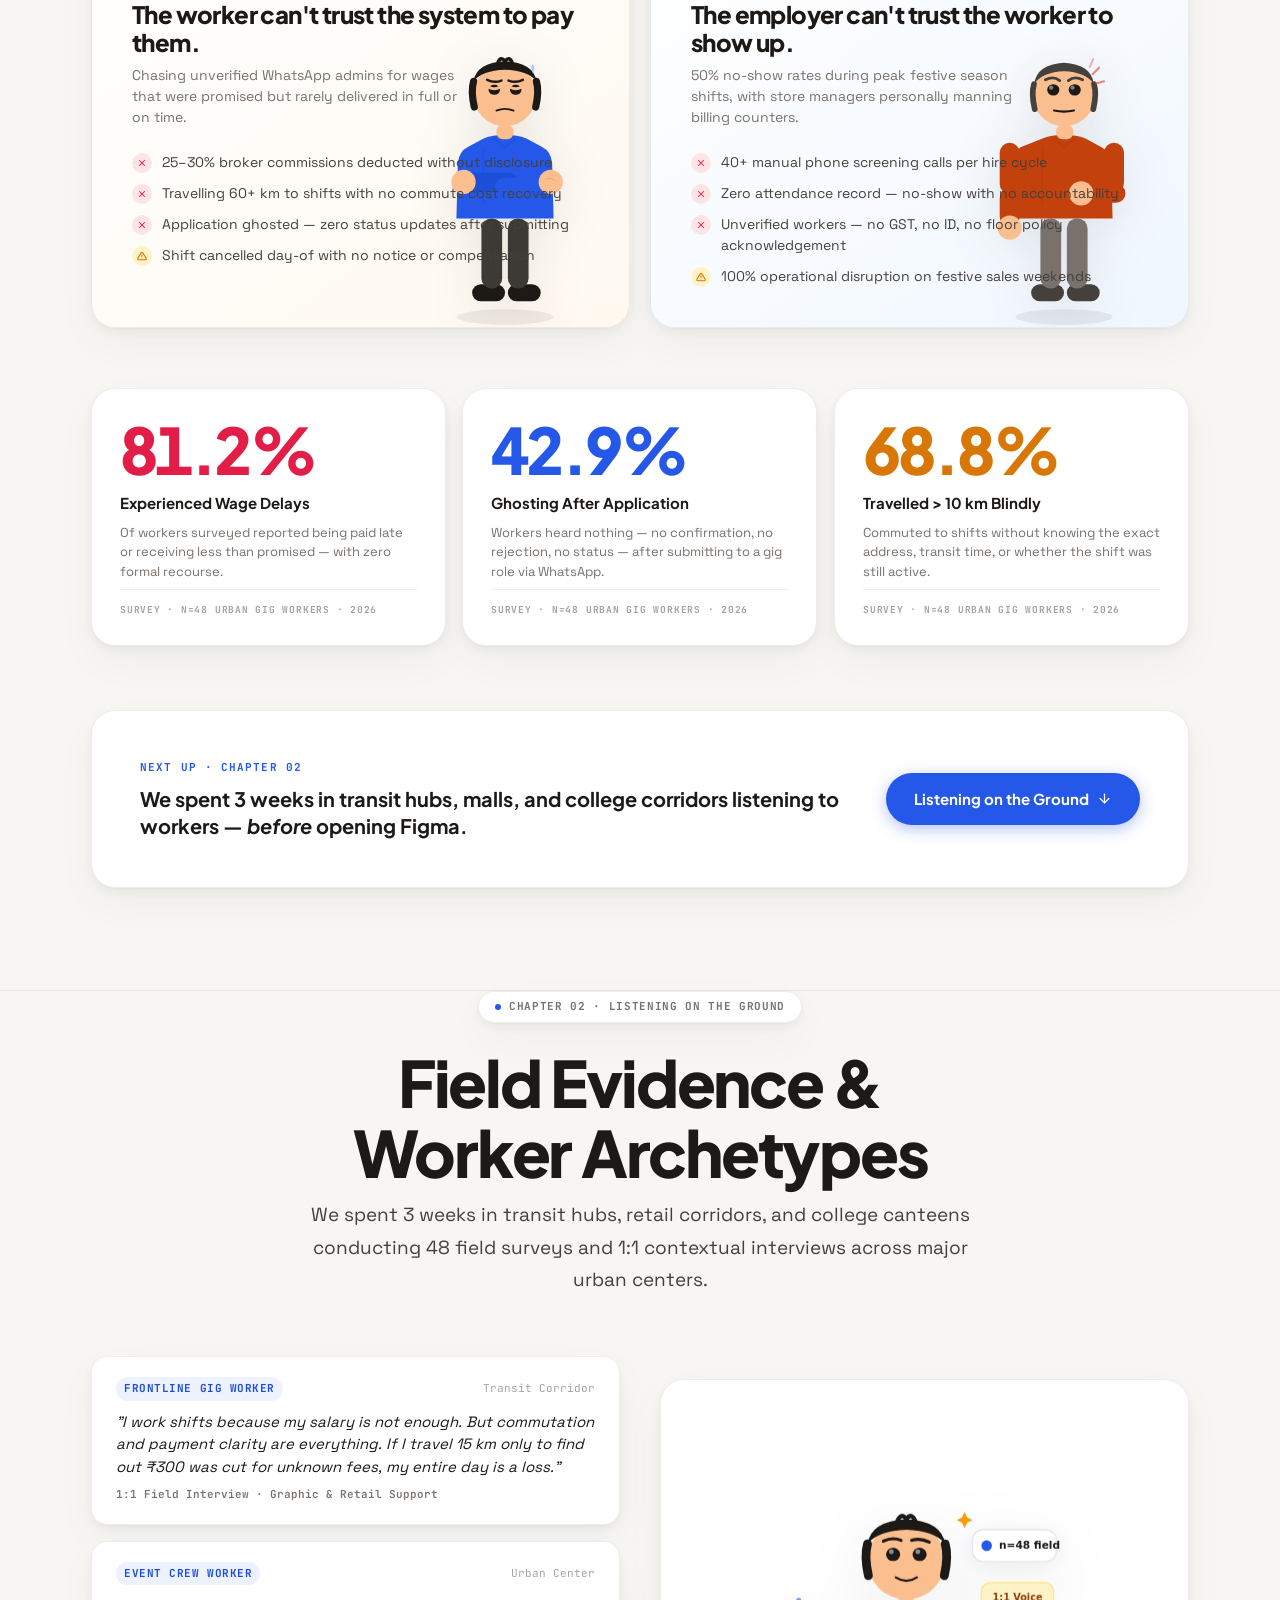
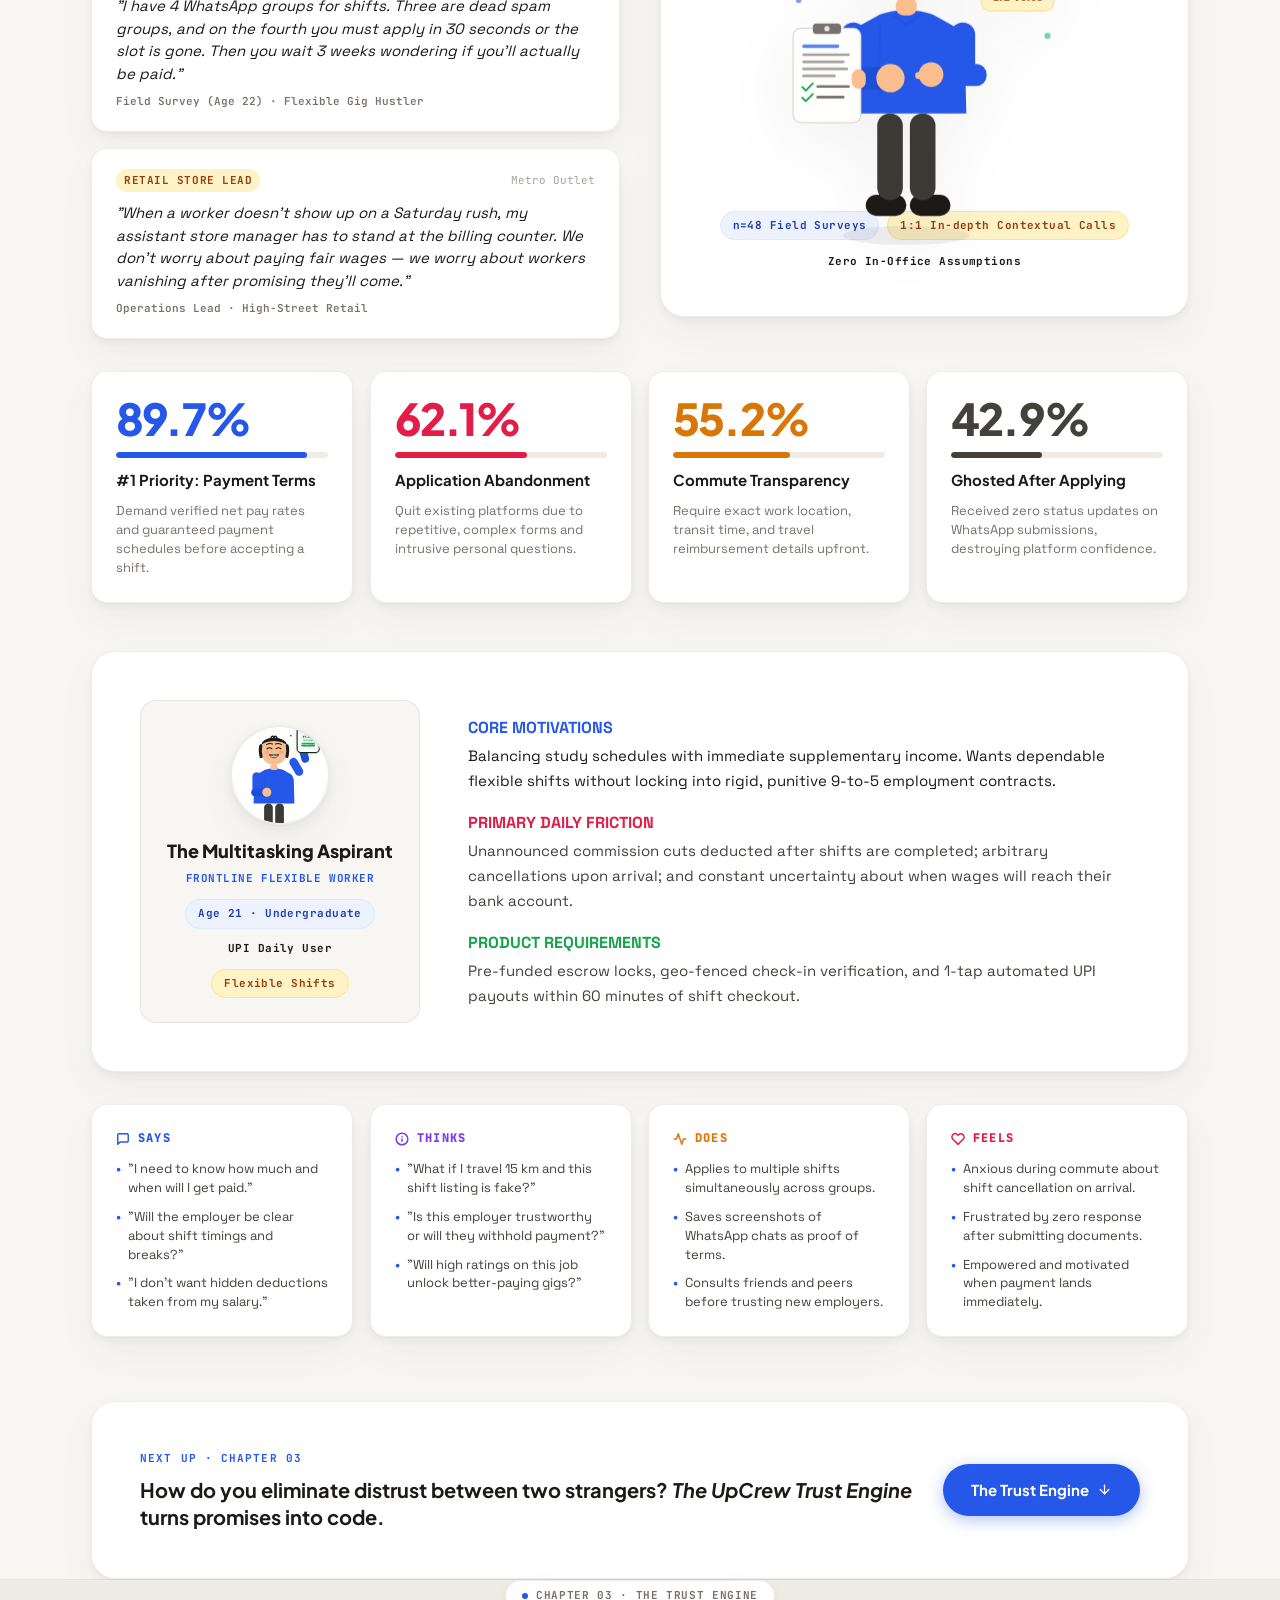
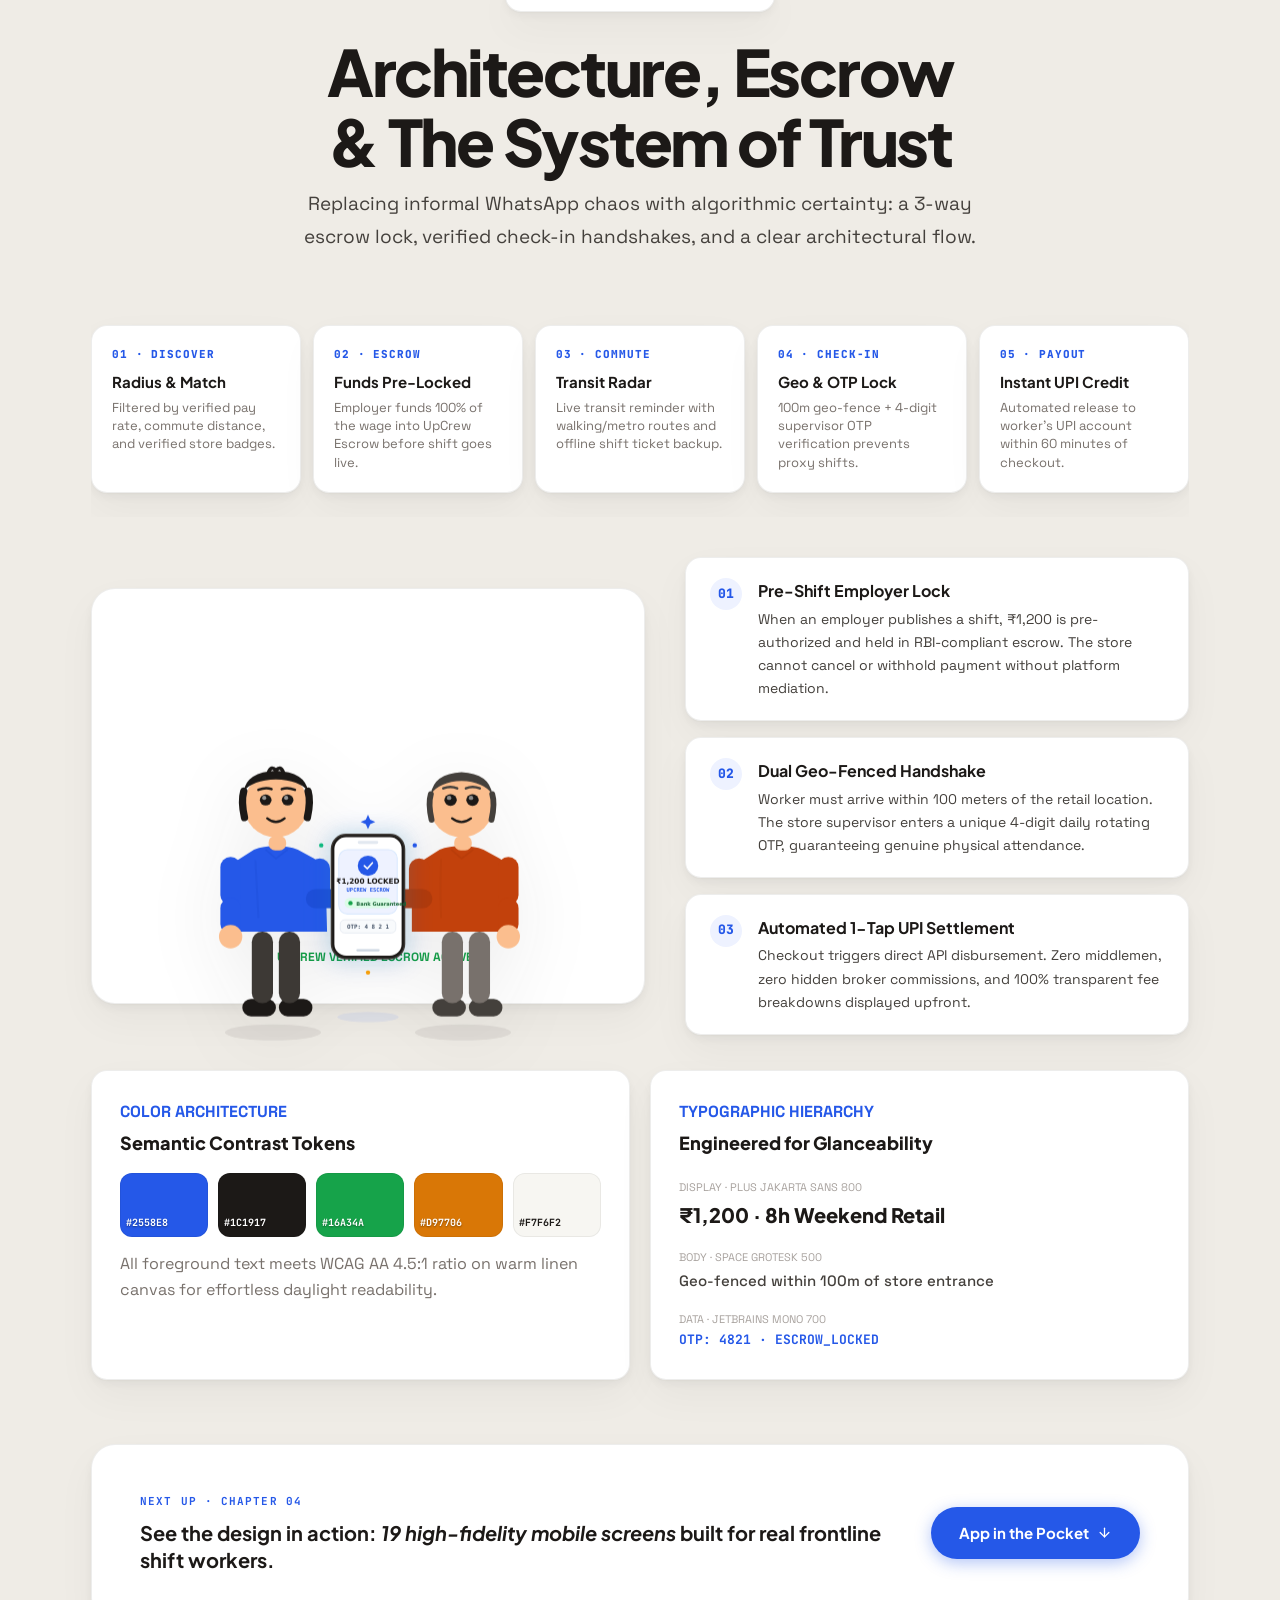
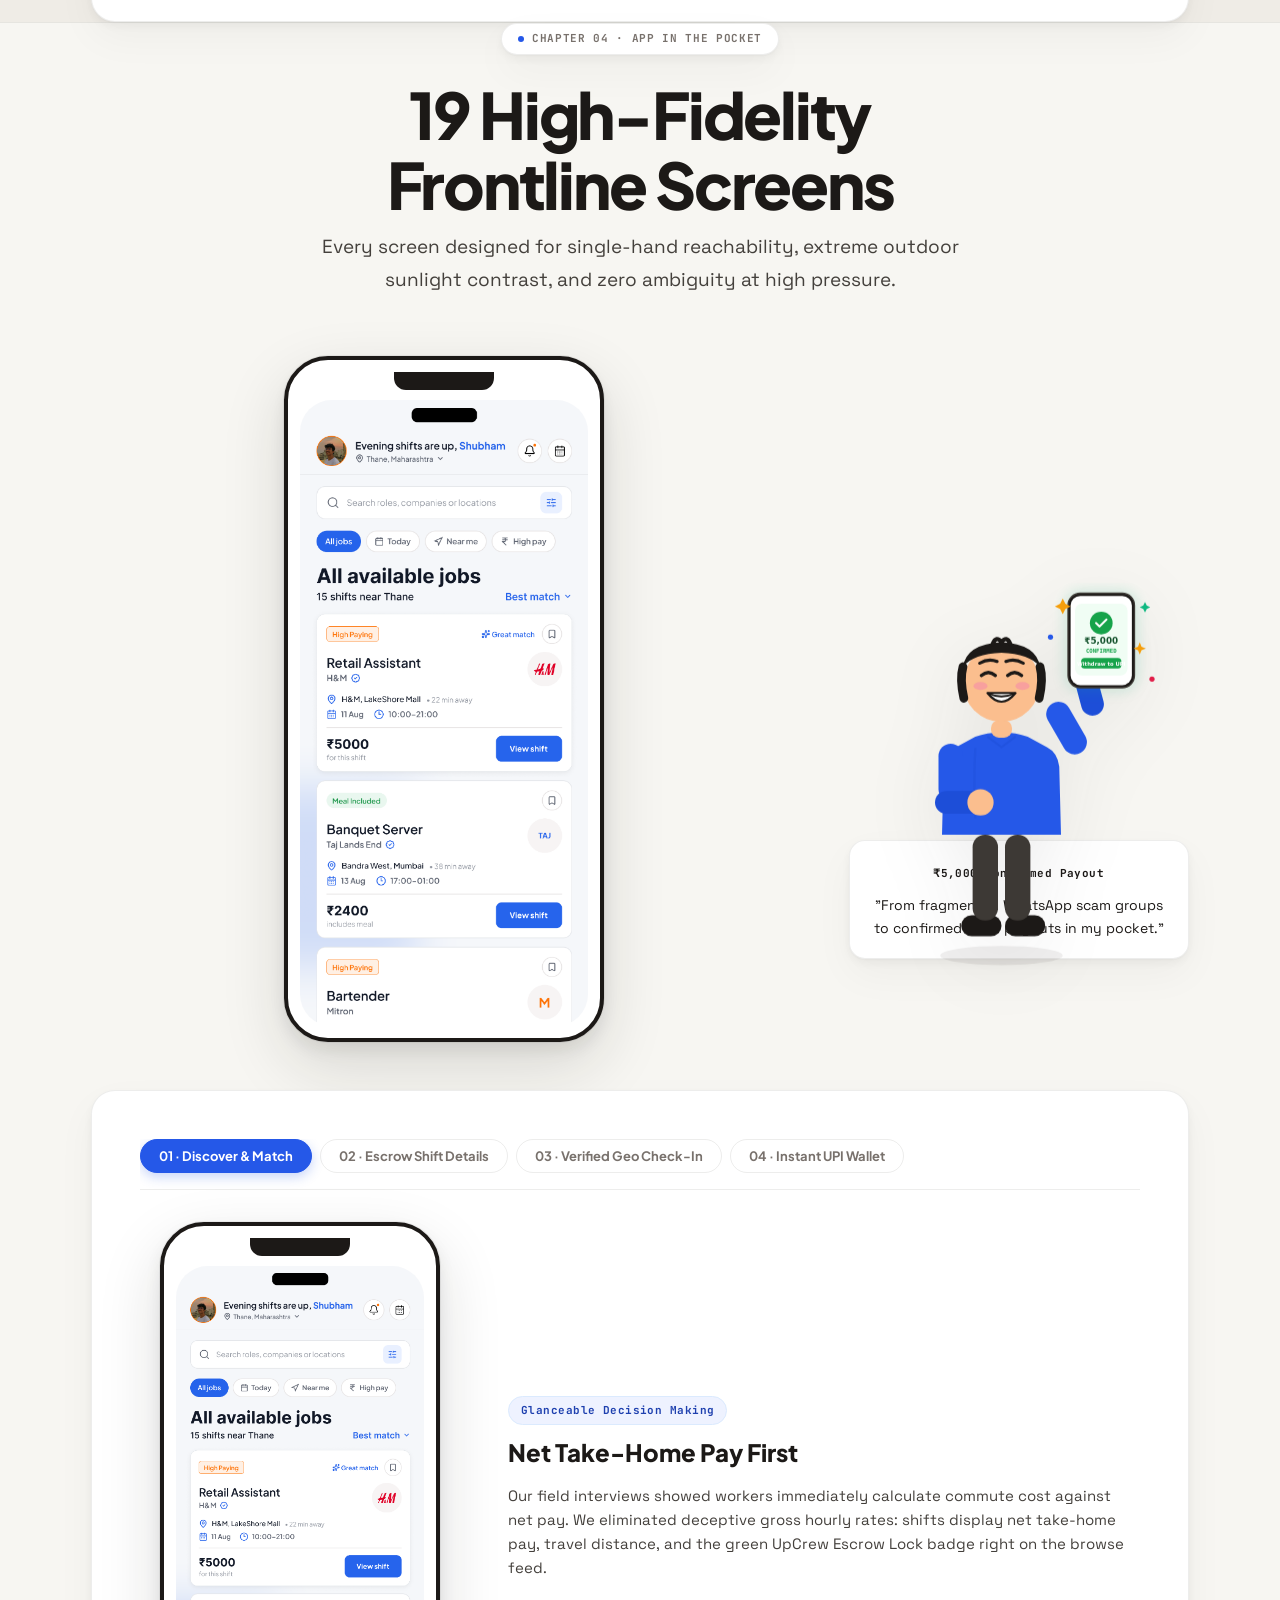
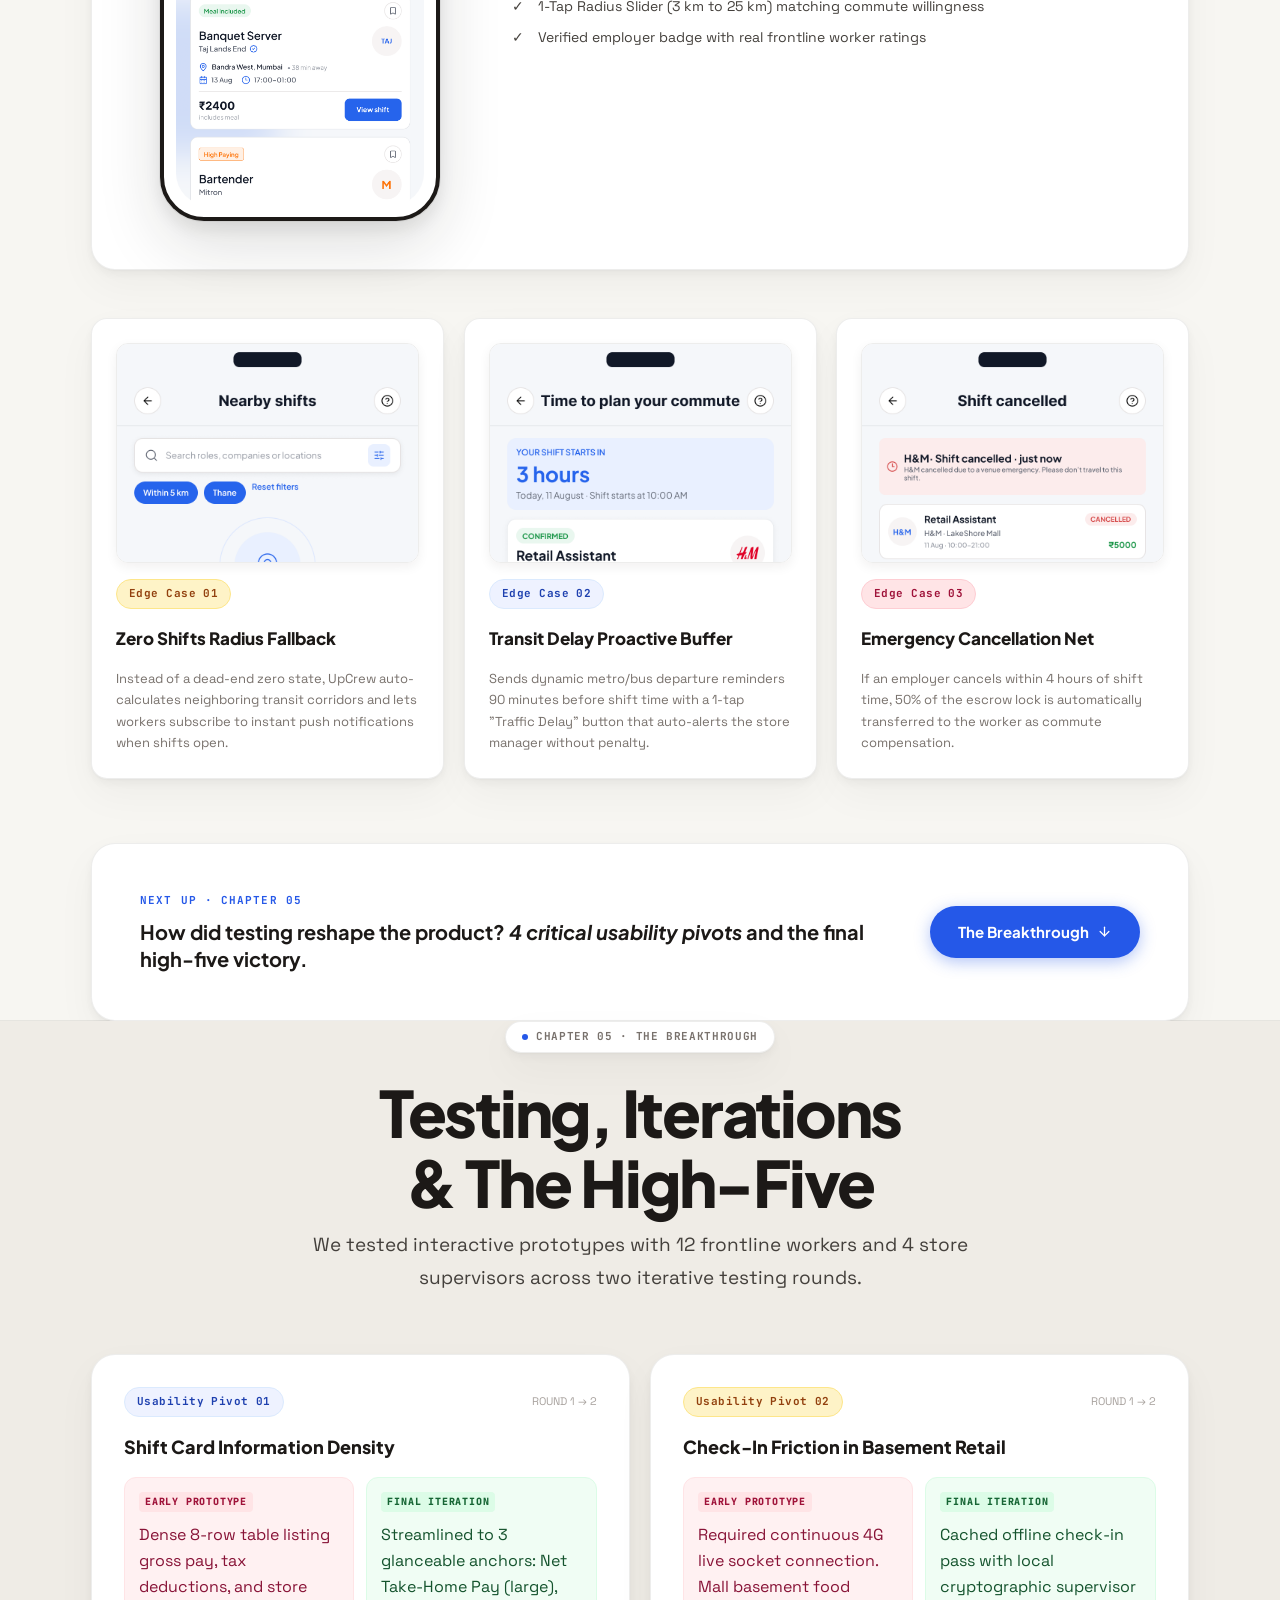
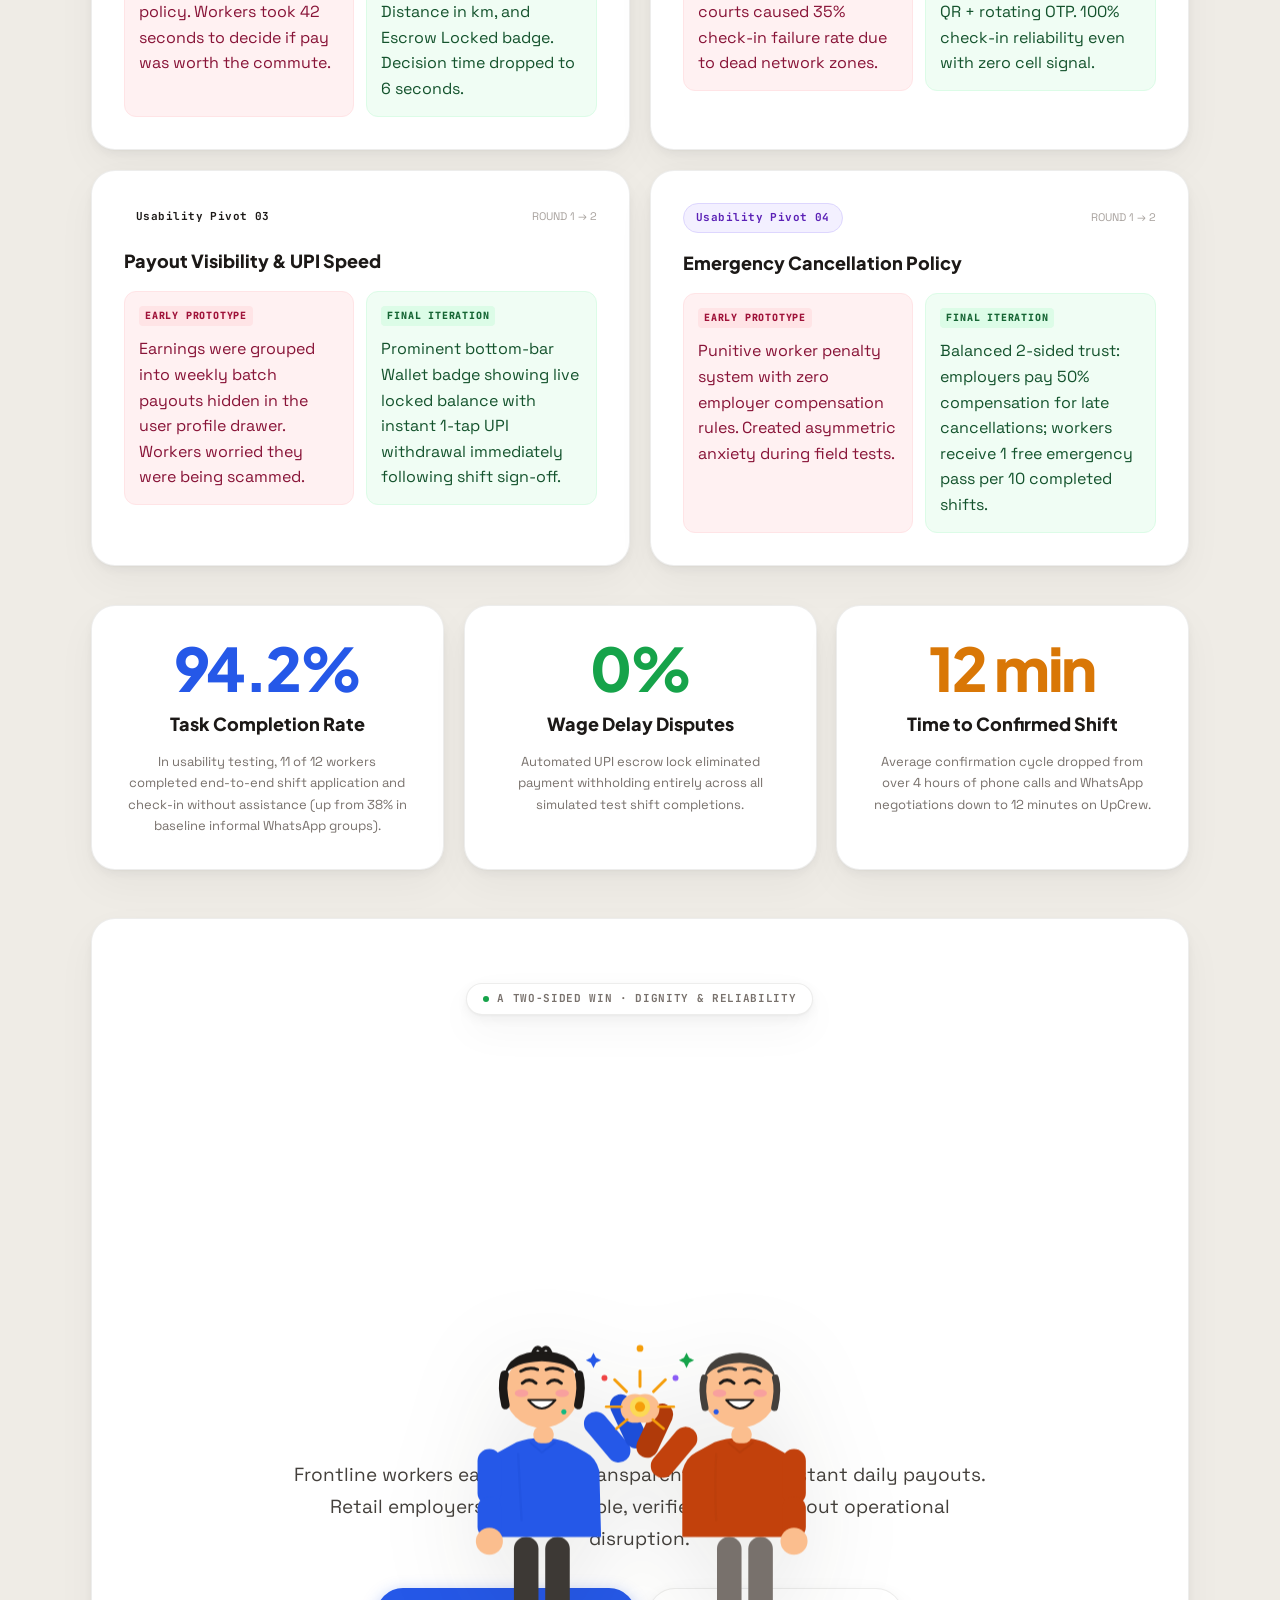
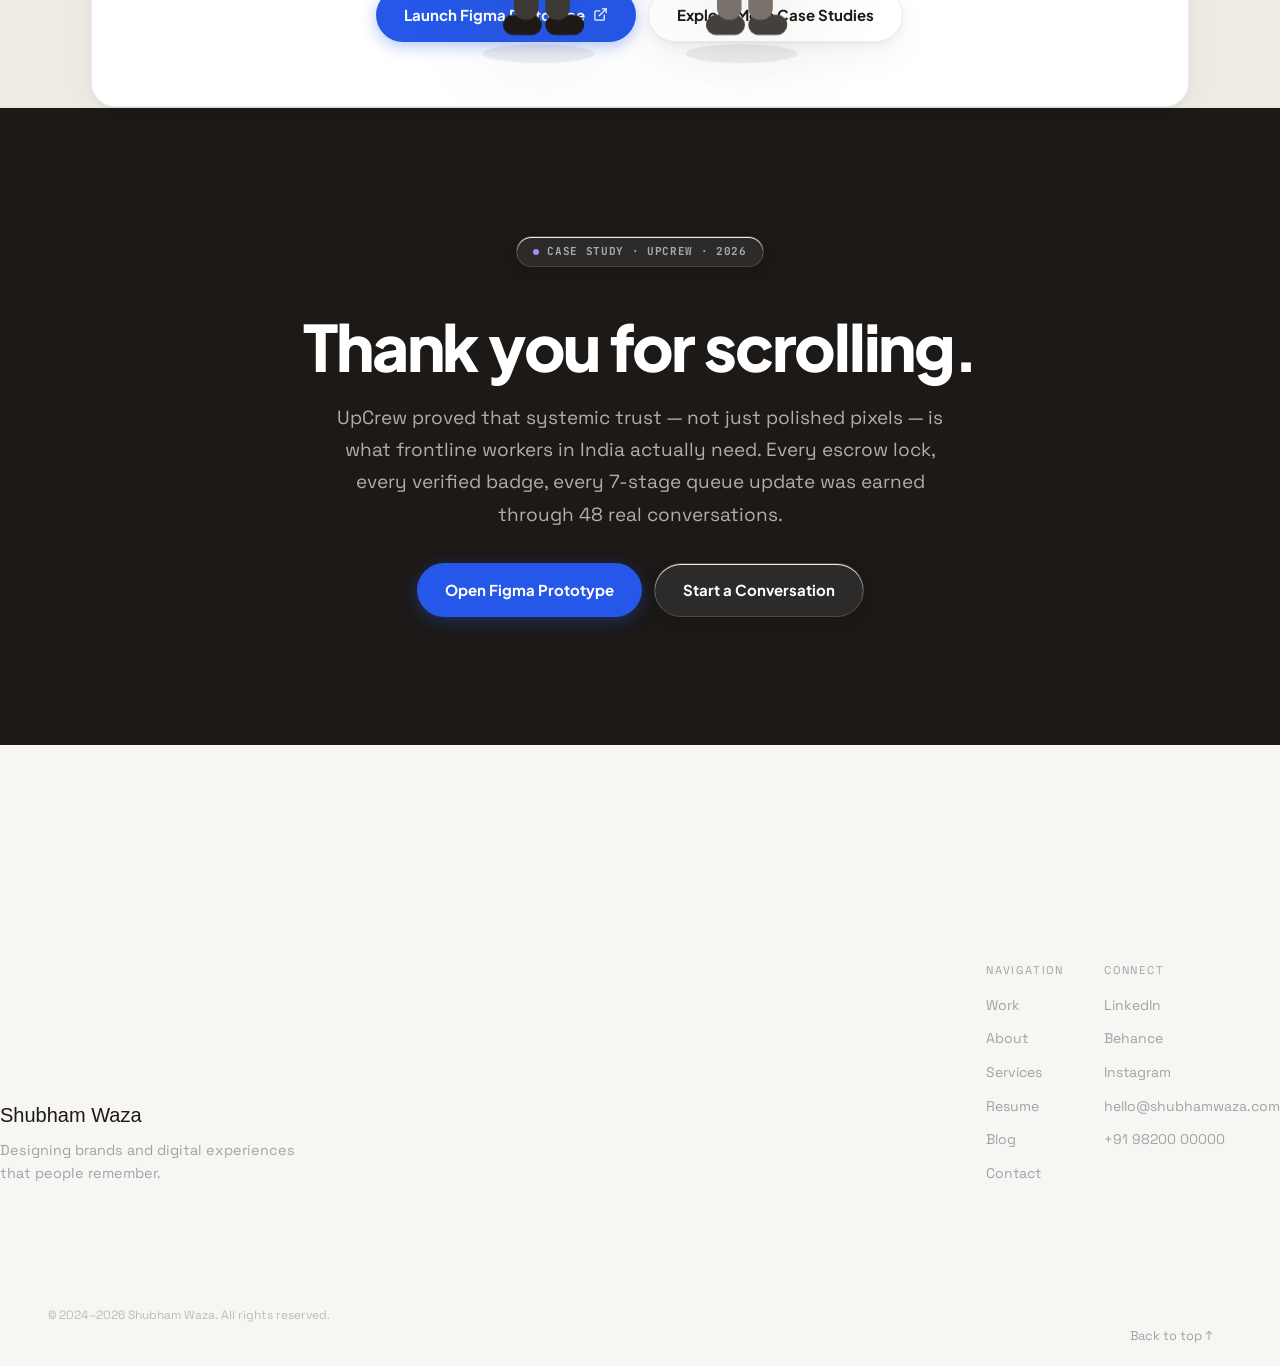
<file: work/upcrew-v2.html>
<!DOCTYPE html>
<html lang="en">
<head>
  <meta charset="UTF-8">
  <meta name="viewport" content="width=device-width, initial-scale=1.0">
  <title>UpCrew · UX Case Study · Shubham Waza</title>
  <meta name="description" content="End-to-end UX case study for UpCrew, a mobile-first gig economy marketplace. Designed by Shubham Waza.">
  <link rel="icon" type="image/svg+xml" href="../favicon.svg">

  <!-- Fonts: Plus Jakarta Sans (display) + Space Grotesk (body) + JetBrains Mono (data labels) -->
  <link rel="preconnect" href="https://fonts.googleapis.com">
  <link rel="preconnect" href="https://fonts.gstatic.com" crossorigin>
  <link href="https://fonts.googleapis.com/css2?family=Plus+Jakarta+Sans:ital,wght@0,300;0,400;0,500;0,600;0,700;0,800;1,400&family=Space+Grotesk:wght@300;400;500;600;700&family=JetBrains+Mono:wght@400;500;700&display=swap" rel="stylesheet">

  <!-- Global nav/footer styles -->
  <link rel="stylesheet" href="../css/style.css">

  <style>
    /* ================================================================
       UPCREW V2 — WARM TACTILE & HUMAN DESIGN SYSTEM
       Style 4: Family.co / Craft.do / Amie Aesthetic
       Elevated with: Rich scroll animations · Big expressive mascots
       Original mockup screens: sacred ground truth, untouched
    ================================================================ */

    /* ── DESIGN TOKENS ─────────────────────────────────────────────── */
    :root {
      /* Canvas */
      --uc-canvas:       #F7F6F2;   /* Warm linen paper */
      --uc-canvas-2:     #EFECE6;   /* Soft clay tint */
      --uc-card:         #FFFFFF;   /* Pure white card surface */
      --uc-card-hover:   #FDFCFB;   /* Warmed white on hover */

      /* Ink */
      --uc-ink:          #1C1917;   /* Deep espresso */
      --uc-ink-2:        #44403C;   /* Mid-tone warm slate */
      --uc-ink-3:        #78716C;   /* Muted warm gray */
      --uc-ink-ghost:    #A8A29E;   /* Ghosted supporting text */

      /* Brand */
      --uc-blue:         #2558E8;   /* UpCrew cobalt */
      --uc-blue-dark:    #1D4ED8;
      --uc-blue-light:   #EEF2FF;
      --uc-blue-tint:    #DBEAFE;

      /* Accent palette */
      --uc-green:        #16A34A;
      --uc-green-light:  #DCFCE7;
      --uc-amber:        #D97706;
      --uc-amber-light:  #FEF3C7;
      --uc-rose:         #E11D48;
      --uc-rose-light:   #FFE4E6;
      --uc-lavender:     #7C3AED;
      --uc-lavender-light: #F3F0FF;

      /* Borders */
      --uc-line:         rgba(28, 25, 23, 0.08);
      --uc-line-hover:   rgba(28, 25, 23, 0.14);

      /* Tactile shadows — layered ambient depth (ceramic card feel) */
      --uc-shadow-card:
        0 1px 2px rgba(28, 25, 23, 0.03),
        0 4px 12px rgba(28, 25, 23, 0.05),
        0 16px 40px rgba(28, 25, 23, 0.04),
        inset 0 1px 0 rgba(255, 255, 255, 0.9);
      --uc-shadow-card-hover:
        0 2px 4px rgba(28, 25, 23, 0.04),
        0 8px 24px rgba(28, 25, 23, 0.08),
        0 24px 56px rgba(28, 25, 23, 0.07),
        inset 0 1px 0 rgba(255, 255, 255, 0.95);
      --uc-shadow-float:
        0 4px 6px rgba(28, 25, 23, 0.04),
        0 20px 48px rgba(28, 25, 23, 0.10);
      --uc-shadow-phone:
        0 8px 16px rgba(28, 25, 23, 0.08),
        0 24px 64px rgba(28, 25, 23, 0.14),
        0 0 0 1px rgba(28, 25, 23, 0.06);

      /* Typography */
      --uc-font-display: 'Plus Jakarta Sans', -apple-system, BlinkMacSystemFont, sans-serif;
      --uc-font-body:    'Space Grotesk', -apple-system, BlinkMacSystemFont, sans-serif;
      --uc-font-mono:    'JetBrains Mono', 'Fira Code', 'SF Mono', monospace;

      /* Spacing & geometry */
      --uc-radius-card:  24px;
      --uc-radius-pill:  999px;
      --uc-radius-sm:    12px;
      --uc-radius-md:    16px;

      /* Transitions */
      --uc-spring:       cubic-bezier(0.16, 1, 0.3, 1);
      --uc-ease-out:     cubic-bezier(0.23, 1, 0.32, 1);
    }

    /* ── RESET & BASE ───────────────────────────────────────────────── */
    *, *::before, *::after { box-sizing: border-box; margin: 0; padding: 0; }

    html {
      scroll-behavior: smooth;
      -webkit-font-smoothing: antialiased;
      -moz-osx-font-smoothing: grayscale;
    }

    body.uc-page {
      background-color: var(--uc-canvas);
      color: var(--uc-ink);
      font-family: var(--uc-font-body);
      font-size: 1rem;
      line-height: 1.6;
      overflow-x: hidden;
    }

    /* ── SCROLL REVEAL SYSTEM ───────────────────────────────────────── */
    .uc-reveal {
      opacity: 0;
      transform: translateY(28px);
      transition:
        opacity 0.7s var(--uc-spring),
        transform 0.7s var(--uc-spring);
      will-change: opacity, transform;
    }
    .uc-reveal.is-visible {
      opacity: 1;
      transform: translateY(0);
    }
    /* Stagger delays for children */
    .uc-reveal-d1 { transition-delay: 0.05s; }
    .uc-reveal-d2 { transition-delay: 0.12s; }
    .uc-reveal-d3 { transition-delay: 0.19s; }
    .uc-reveal-d4 { transition-delay: 0.26s; }
    .uc-reveal-d5 { transition-delay: 0.33s; }
    .uc-reveal-d6 { transition-delay: 0.40s; }

    /* Mascot parallax: shifts on its own depth plane */
    .uc-mascot-parallax {
      will-change: transform;
      transition: transform 0.1s linear;
    }

    /* ── PROGRESS RAIL (Chapter Nav Capsule) ───────────────────────── */
    .uc-progress-rail {
      position: fixed;
      right: 28px;
      top: 50%;
      transform: translateY(-50%);
      z-index: 100;
      display: flex;
      flex-direction: column;
      align-items: center;
      gap: 6px;
    }
    @media (max-width: 900px) { .uc-progress-rail { display: none; } }

    .uc-rail-dot {
      width: 8px;
      height: 8px;
      border-radius: var(--uc-radius-pill);
      background: var(--uc-line-hover);
      border: none;
      cursor: pointer;
      transition:
        width 0.35s var(--uc-spring),
        height 0.35s var(--uc-spring),
        background 0.25s ease;
      position: relative;
    }
    .uc-rail-dot.is-active {
      width: 8px;
      height: 28px;
      background: var(--uc-blue);
    }
    .uc-rail-dot::after {
      content: attr(data-label);
      position: absolute;
      right: calc(100% + 14px);
      top: 50%;
      transform: translateY(-50%);
      font-family: var(--uc-font-mono);
      font-size: 0.65rem;
      font-weight: 700;
      color: var(--uc-ink-3);
      white-space: nowrap;
      opacity: 0;
      pointer-events: none;
      transition: opacity 0.2s ease;
    }
    .uc-rail-dot.is-active::after { opacity: 1; }

    /* ── LAYOUT SHELL ───────────────────────────────────────────────── */
    .uc-chapter {
      position: relative;
      width: 100%;
    }

    .uc-wrap {
      max-width: 1200px;
      margin: 0 auto;
      padding: 0 clamp(20px, 4vw, 60px);
    }

    .uc-wrap--wide {
      max-width: 1400px;
      margin: 0 auto;
      padding: 0 clamp(20px, 4vw, 60px);
    }

    /* ── CHAPTER ACCENT PILL ────────────────────────────────────────── */
    .uc-chapter-pill {
      display: inline-flex;
      align-items: center;
      gap: 8px;
      padding: 6px 16px;
      background: var(--uc-card);
      border: 1.5px solid var(--uc-line);
      border-radius: var(--uc-radius-pill);
      font-family: var(--uc-font-mono);
      font-size: 0.6875rem;
      font-weight: 700;
      color: var(--uc-ink-3);
      letter-spacing: 0.06em;
      text-transform: uppercase;
      box-shadow: var(--uc-shadow-card);
      margin-bottom: 24px;
    }
    .uc-chapter-pill__dot {
      width: 6px;
      height: 6px;
      border-radius: 50%;
      background: var(--uc-blue);
      flex-shrink: 0;
    }

    /* ── TACTILE CARD ───────────────────────────────────────────────── */
    .uc-card {
      background: var(--uc-card);
      border: 1px solid var(--uc-line);
      border-radius: var(--uc-radius-card);
      box-shadow: var(--uc-shadow-card);
      transition:
        transform 0.4s var(--uc-spring),
        box-shadow 0.4s var(--uc-spring),
        border-color 0.25s ease;
    }
    .uc-card:hover {
      transform: translateY(-4px);
      box-shadow: var(--uc-shadow-card-hover);
      border-color: var(--uc-line-hover);
    }

    /* ── TYPOGRAPHY SCALE ───────────────────────────────────────────── */
    .uc-h1 {
      font-family: var(--uc-font-display);
      font-size: clamp(3.5rem, 8vw, 7rem);
      font-weight: 800;
      line-height: 1.0;
      letter-spacing: -0.04em;
      color: var(--uc-ink);
    }
    .uc-h2 {
      font-family: var(--uc-font-display);
      font-size: clamp(2.2rem, 5vw, 4rem);
      font-weight: 800;
      line-height: 1.1;
      letter-spacing: -0.035em;
      color: var(--uc-ink);
    }
    .uc-h3 {
      font-family: var(--uc-font-display);
      font-size: clamp(1.25rem, 2.5vw, 1.75rem);
      font-weight: 700;
      line-height: 1.2;
      letter-spacing: -0.02em;
      color: var(--uc-ink);
    }
    .uc-lead {
      font-family: var(--uc-font-body);
      font-size: clamp(1rem, 1.8vw, 1.1875rem);
      line-height: 1.7;
      color: var(--uc-ink-2);
      font-weight: 400;
    }
    .uc-body {
      font-family: var(--uc-font-body);
      font-size: 0.9375rem;
      line-height: 1.65;
      color: var(--uc-ink-2);
    }
    .uc-label {
      font-family: var(--uc-font-mono);
      font-size: 0.6875rem;
      font-weight: 700;
      letter-spacing: 0.08em;
      text-transform: uppercase;
      color: var(--uc-ink-3);
    }
    .uc-stat {
      font-family: var(--uc-font-display);
      font-variant-numeric: tabular-nums;
      font-feature-settings: "tnum" 1;
    }

    /* ── PILL BADGES ────────────────────────────────────────────────── */
    .uc-badge {
      display: inline-flex;
      align-items: center;
      gap: 6px;
      padding: 5px 12px;
      border-radius: var(--uc-radius-pill);
      font-family: var(--uc-font-mono);
      font-size: 0.6875rem;
      font-weight: 700;
      letter-spacing: 0.04em;
    }
    .uc-badge--green  { background: var(--uc-green-light);   color: #166534; border: 1px solid #BBF7D0; }
    .uc-badge--blue   { background: var(--uc-blue-light);    color: #1E40AF; border: 1px solid var(--uc-blue-tint); }
    .uc-badge--amber  { background: var(--uc-amber-light);   color: #92400E; border: 1px solid #FDE68A; }
    .uc-badge--rose   { background: var(--uc-rose-light);    color: #9F1239; border: 1px solid #FECDD3; }
    .uc-badge--lavender { background: var(--uc-lavender-light); color: #5B21B6; border: 1px solid #DDD6FE; }
    .uc-badge--ink    { background: var(--uc-ink);           color: #FFFFFF; border: 1px solid var(--uc-ink); }

    /* ── CTA BUTTONS ────────────────────────────────────────────────── */
    .uc-btn {
      display: inline-flex;
      align-items: center;
      gap: 8px;
      padding: 14px 28px;
      border-radius: var(--uc-radius-pill);
      font-family: var(--uc-font-display);
      font-size: 0.9375rem;
      font-weight: 700;
      text-decoration: none;
      cursor: pointer;
      border: none;
      transition:
        transform 0.3s var(--uc-spring),
        box-shadow 0.3s var(--uc-spring),
        background 0.2s ease;
    }
    .uc-btn--primary {
      background: var(--uc-blue);
      color: #FFFFFF !important;
      box-shadow: 0 4px 16px rgba(37, 88, 232, 0.35);
    }
    .uc-btn--primary:hover {
      background: var(--uc-blue-dark);
      transform: translateY(-2px);
      box-shadow: 0 8px 28px rgba(37, 88, 232, 0.45);
    }
    .uc-btn--primary:active { transform: scale(0.97); }
    .uc-btn--ghost {
      background: var(--uc-card);
      color: var(--uc-ink) !important;
      border: 1.5px solid var(--uc-line);
      box-shadow: var(--uc-shadow-card);
    }
    .uc-btn--ghost:hover {
      transform: translateY(-2px);
      border-color: var(--uc-line-hover);
      box-shadow: var(--uc-shadow-card-hover);
    }

    /* ── PHONE FRAME ────────────────────────────────────────────────── */
    .uc-phone {
      background: #0F172A;
      border-radius: 40px;
      padding: 10px;
      box-shadow: var(--uc-shadow-phone);
      overflow: hidden;
      aspect-ratio: 9 / 19.5;
      display: block;
    }
    .uc-phone img,
    .uc-phone video {
      width: 100%;
      height: 100%;
      object-fit: cover;
      display: block;
      border-radius: 30px;
    }

    /* ──────────────────────────────────────────────────────────────────
       CHAPTER 1: THE BROKEN SHIFT
       Warm linen canvas · The Standoff Mascot · Bold problem statement
    ────────────────────────────────────────────────────────────────── */

    #ch1 {
      background: var(--uc-canvas);
      padding: clamp(40px, 6vw, 80px) 0 clamp(80px, 10vw, 140px);
      position: relative;
      overflow: hidden;
    }

    /* Subtle warm paper grain texture via pseudo-element */
    #ch1::before {
      content: '';
      position: absolute;
      inset: 0;
      background-image:
        radial-gradient(ellipse 80% 60% at 50% -10%, rgba(37, 88, 232, 0.05) 0%, transparent 70%),
        radial-gradient(ellipse 60% 40% at 90% 60%, rgba(28, 25, 23, 0.02) 0%, transparent 70%);
      pointer-events: none;
    }

    /* Back link */
    .uc-back-link {
      display: inline-flex;
      align-items: center;
      gap: 8px;
      font-family: var(--uc-font-body);
      font-size: 0.875rem;
      font-weight: 500;
      color: var(--uc-ink-3);
      text-decoration: none;
      margin-bottom: 48px;
      transition: color 0.2s ease, gap 0.3s var(--uc-spring);
    }
    .uc-back-link:hover { color: var(--uc-blue); gap: 10px; }
    .uc-back-link svg { transition: transform 0.3s var(--uc-spring); }
    .uc-back-link:hover svg { transform: translateX(-3px); }

    /* Hero title layout */
    .uc-hero-layout {
      display: grid;
      grid-template-columns: 1fr 1fr;
      gap: clamp(40px, 5vw, 80px);
      align-items: center;
      margin-top: 12px;
    }
    @media (max-width: 900px) {
      .uc-hero-layout { grid-template-columns: 1fr; }
    }

    /* Big display title with chapter annotation */
    .uc-hero-title-block { position: relative; }

    .uc-chapter-annotation {
      font-family: var(--uc-font-mono);
      font-size: 0.75rem;
      font-weight: 700;
      color: var(--uc-ink-ghost);
      letter-spacing: 0.1em;
      text-transform: uppercase;
      display: block;
      margin-bottom: 16px;
    }

    .uc-hero-h1 {
      font-family: var(--uc-font-display);
      font-size: clamp(3.8rem, 7vw, 6.5rem);
      font-weight: 800;
      line-height: 0.96;
      letter-spacing: -0.04em;
      color: var(--uc-ink);
      margin-bottom: 20px;
    }
    .uc-hero-h1 em {
      font-style: normal;
      color: var(--uc-blue);
    }

    .uc-hero-lead {
      font-family: var(--uc-font-body);
      font-size: clamp(1rem, 1.6vw, 1.125rem);
      line-height: 1.7;
      color: var(--uc-ink-2);
      max-width: 52ch;
      margin-bottom: 32px;
    }

    /* Meta matrix — project quick facts */
    .uc-meta-row {
      display: flex;
      gap: 12px;
      flex-wrap: wrap;
      margin-bottom: 36px;
    }
    .uc-meta-chip {
      display: flex;
      flex-direction: column;
      gap: 2px;
      padding: 10px 16px;
      background: var(--uc-card);
      border: 1px solid var(--uc-line);
      border-radius: var(--uc-radius-md);
      box-shadow: var(--uc-shadow-card);
      min-width: 120px;
    }
    .uc-meta-chip__label {
      font-family: var(--uc-font-mono);
      font-size: 0.6rem;
      font-weight: 700;
      color: var(--uc-ink-ghost);
      letter-spacing: 0.1em;
      text-transform: uppercase;
    }
    .uc-meta-chip__value {
      font-family: var(--uc-font-display);
      font-size: 0.8125rem;
      font-weight: 700;
      color: var(--uc-ink);
      line-height: 1.3;
    }

    /* Hero CTA row */
    .uc-hero-ctas {
      display: flex;
      gap: 12px;
      flex-wrap: wrap;
    }

    /* ── THE STANDOFF MASCOT STAGE (Right column of hero) ─────────── */
    .uc-standoff-stage {
      position: relative;
      display: flex;
      flex-direction: column;
      align-items: center;
      justify-content: center;
      gap: 0;
    }

    /* Big mascot illustration */
    .uc-standoff-mascot {
      width: clamp(260px, 32vw, 420px);
      height: auto;
      display: block;
      filter: drop-shadow(0 20px 48px rgba(28, 25, 23, 0.12));
      position: relative;
      z-index: 2;
      /* Gentle breathing float animation */
      animation: uc-float 4s ease-in-out infinite;
    }
    @keyframes uc-float {
      0%, 100% { transform: translateY(0px); }
      50%       { transform: translateY(-10px); }
    }

    /* Speech/thought bubble above mascot */
    .uc-speech-bubble {
      position: relative;
      background: var(--uc-card);
      border: 1.5px solid var(--uc-line);
      border-radius: var(--uc-radius-card);
      box-shadow: var(--uc-shadow-float);
      padding: 16px 20px;
      max-width: 300px;
      margin-bottom: -16px;
      z-index: 3;
    }
    .uc-speech-bubble::after {
      content: '';
      position: absolute;
      bottom: -11px;
      left: 50%;
      transform: translateX(-50%);
      width: 0;
      height: 0;
      border-left: 11px solid transparent;
      border-right: 11px solid transparent;
      border-top: 11px solid var(--uc-card);
      filter: drop-shadow(0 2px 2px rgba(28, 25, 23, 0.06));
    }
    .uc-speech-bubble::before {
      content: '';
      position: absolute;
      bottom: -13px;
      left: 50%;
      transform: translateX(-50%);
      width: 0;
      height: 0;
      border-left: 12px solid transparent;
      border-right: 12px solid transparent;
      border-top: 12px solid var(--uc-line);
    }
    .uc-speech-bubble__quote {
      font-family: var(--uc-font-display);
      font-size: 0.875rem;
      font-weight: 700;
      color: var(--uc-ink);
      line-height: 1.4;
      margin: 0 0 6px 0;
    }
    .uc-speech-bubble__attr {
      font-family: var(--uc-font-mono);
      font-size: 0.6rem;
      font-weight: 700;
      color: var(--uc-ink-ghost);
      letter-spacing: 0.08em;
      text-transform: uppercase;
    }

    /* Floating stat cards that orbit the mascot */
    .uc-floating-stat {
      position: absolute;
      background: var(--uc-card);
      border: 1px solid var(--uc-line);
      border-radius: var(--uc-radius-md);
      box-shadow: var(--uc-shadow-float);
      padding: 10px 14px;
      text-align: left;
      z-index: 4;
    }
    .uc-floating-stat--left {
      left: -20px;
      top: 38%;
    }
    .uc-floating-stat--right {
      right: -16px;
      top: 52%;
    }
    .uc-floating-stat__num {
      font-family: var(--uc-font-display);
      font-size: 1.5rem;
      font-weight: 800;
      line-height: 1.0;
      letter-spacing: -0.03em;
      font-variant-numeric: tabular-nums;
      color: var(--uc-ink);
    }
    .uc-floating-stat__num--red  { color: var(--uc-rose); }
    .uc-floating-stat__num--blue { color: var(--uc-blue); }
    .uc-floating-stat__label {
      font-family: var(--uc-font-mono);
      font-size: 0.6rem;
      font-weight: 700;
      color: var(--uc-ink-ghost);
      letter-spacing: 0.08em;
      text-transform: uppercase;
      margin-top: 3px;
    }

    /* ── THE PROBLEM PILLARS (below the hero layout) ─────────────── */
    .uc-problem-section {
      padding: clamp(60px, 8vw, 120px) 0;
      background: var(--uc-canvas);
      position: relative;
    }

    /* Section title centred with annotation */
    .uc-section-header {
      text-align: center;
      max-width: 680px;
      margin: 0 auto 60px auto;
    }

    /* The big "two worlds" bento */
    .uc-worlds-bento {
      display: grid;
      grid-template-columns: 1fr 1fr;
      gap: 20px;
      margin-bottom: 60px;
    }
    @media (max-width: 840px) {
      .uc-worlds-bento { grid-template-columns: 1fr; }
    }

    .uc-world-card {
      background: var(--uc-card);
      border: 1px solid var(--uc-line);
      border-radius: var(--uc-radius-card);
      box-shadow: var(--uc-shadow-card);
      padding: clamp(28px, 3.5vw, 40px);
      display: flex;
      flex-direction: column;
      gap: 24px;
      position: relative;
      overflow: hidden;
      transition: transform 0.4s var(--uc-spring), box-shadow 0.4s var(--uc-spring);
    }
    .uc-world-card:hover {
      transform: translateY(-4px);
      box-shadow: var(--uc-shadow-card-hover);
    }

    /* Mascot in world card — large and expressive */
    .uc-world-mascot {
      width: clamp(120px, 16vw, 200px);
      height: auto;
      display: block;
      filter: drop-shadow(0 8px 24px rgba(28, 25, 23, 0.1));
      align-self: flex-end;
      position: absolute;
      bottom: 0;
      right: 24px;
      pointer-events: none;
    }

    .uc-world-card__header {
      display: flex;
      flex-direction: column;
      gap: 8px;
      position: relative;
      z-index: 2;
    }
    .uc-world-card__title {
      font-family: var(--uc-font-display);
      font-size: 1.5rem;
      font-weight: 800;
      line-height: 1.2;
      letter-spacing: -0.025em;
      color: var(--uc-ink);
    }
    .uc-world-card__subtitle {
      font-family: var(--uc-font-body);
      font-size: 0.875rem;
      color: var(--uc-ink-3);
      line-height: 1.5;
      max-width: 38ch;
    }

    /* Pain points list */
    .uc-pain-list {
      list-style: none;
      display: flex;
      flex-direction: column;
      gap: 10px;
      position: relative;
      z-index: 2;
    }
    .uc-pain-item {
      display: flex;
      align-items: flex-start;
      gap: 10px;
      font-family: var(--uc-font-body);
      font-size: 0.875rem;
      color: var(--uc-ink-2);
      line-height: 1.5;
    }
    .uc-pain-item__icon {
      flex-shrink: 0;
      width: 20px;
      height: 20px;
      border-radius: 50%;
      display: flex;
      align-items: center;
      justify-content: center;
      margin-top: 1px;
    }
    .uc-pain-item__icon--red { background: var(--uc-rose-light); color: var(--uc-rose); }
    .uc-pain-item__icon--amber { background: var(--uc-amber-light); color: var(--uc-amber); }

    /* Worker pain card background tint */
    .uc-world-card--worker {
      background: linear-gradient(145deg, #FFFFFF 0%, #FFF9F0 100%);
    }
    /* Employer pain card background tint */
    .uc-world-card--employer {
      background: linear-gradient(145deg, #FFFFFF 0%, #F0F7FF 100%);
    }

    /* ── 3 BIG STAT BENTO ───────────────────────────────────────────── */
    .uc-stats-bento {
      display: grid;
      grid-template-columns: repeat(3, 1fr);
      gap: 16px;
    }
    @media (max-width: 720px) {
      .uc-stats-bento { grid-template-columns: 1fr; }
    }

    .uc-stat-card {
      background: var(--uc-card);
      border: 1px solid var(--uc-line);
      border-radius: var(--uc-radius-card);
      box-shadow: var(--uc-shadow-card);
      padding: 28px;
      display: flex;
      flex-direction: column;
      gap: 8px;
      transition: transform 0.4s var(--uc-spring), box-shadow 0.4s var(--uc-spring);
    }
    .uc-stat-card:hover {
      transform: translateY(-4px);
      box-shadow: var(--uc-shadow-card-hover);
    }
    .uc-stat-card__num {
      font-family: var(--uc-font-display);
      font-size: clamp(2.8rem, 5vw, 4rem);
      font-weight: 800;
      line-height: 1.0;
      letter-spacing: -0.04em;
      font-variant-numeric: tabular-nums;
    }
    .uc-stat-card__num--rose { color: var(--uc-rose); }
    .uc-stat-card__num--blue { color: var(--uc-blue); }
    .uc-stat-card__num--amber { color: var(--uc-amber); }
    .uc-stat-card__label {
      font-family: var(--uc-font-display);
      font-size: 0.9375rem;
      font-weight: 700;
      color: var(--uc-ink);
      line-height: 1.3;
      margin: 4px 0 2px 0;
    }
    .uc-stat-card__note {
      font-family: var(--uc-font-body);
      font-size: 0.8125rem;
      color: var(--uc-ink-3);
      line-height: 1.5;
    }
    .uc-stat-card__source {
      font-family: var(--uc-font-mono);
      font-size: 0.6rem;
      font-weight: 700;
      color: var(--uc-ink-ghost);
      letter-spacing: 0.08em;
      text-transform: uppercase;
      margin-top: auto;
      padding-top: 12px;
      border-top: 1px solid var(--uc-line);
    }

    /* ── CHAPTER TRANSITION CARD (scroll invitation) ──────────────── */
    .uc-transition-card {
      background: var(--uc-card);
      border: 1px solid var(--uc-line);
      border-radius: var(--uc-radius-card);
      box-shadow: var(--uc-shadow-card);
      padding: clamp(28px, 4vw, 48px);
      margin-top: 64px;
      display: flex;
      align-items: center;
      gap: 24px;
      justify-content: space-between;
      flex-wrap: wrap;
    }
    .uc-transition-card__text {
      flex: 1;
      min-width: 200px;
    }
    .uc-transition-card__label {
      font-family: var(--uc-font-mono);
      font-size: 0.6875rem;
      font-weight: 700;
      color: var(--uc-blue);
      letter-spacing: 0.1em;
      text-transform: uppercase;
      display: block;
      margin-bottom: 8px;
    }
    .uc-transition-card__title {
      font-family: var(--uc-font-display);
      font-size: clamp(1rem, 2vw, 1.25rem);
      font-weight: 700;
      color: var(--uc-ink);
      line-height: 1.35;
    }

    /* ── DIVIDER ────────────────────────────────────────────────────── */
    .uc-chapter-divider {
      height: 1px;
      background: var(--uc-line);
      margin: 0;
    }

    /* ── CHAPTER 2: FIELD EVIDENCE & WORKER ARCHETYPES ─────────────── */
    .uc-research-hero {
      display: grid;
      grid-template-columns: 1fr 1fr;
      gap: clamp(24px, 4vw, 40px);
      align-items: center;
      margin-top: 40px;
    }
    .uc-dialogue-stack {
      display: flex;
      flex-direction: column;
      gap: 16px;
    }
    .uc-dialogue-card {
      background: var(--uc-card);
      border: 1px solid var(--uc-line);
      border-radius: var(--uc-radius-md);
      box-shadow: var(--uc-shadow-card);
      padding: 20px 24px;
      position: relative;
      transition: transform 0.3s var(--uc-spring), box-shadow 0.3s var(--uc-spring);
    }
    .uc-dialogue-card:hover {
      transform: translateY(-2px);
      box-shadow: var(--uc-shadow-card-hover);
    }
    .uc-dialogue-card__header {
      display: flex;
      align-items: center;
      justify-content: space-between;
      gap: 12px;
      margin-bottom: 10px;
    }
    .uc-dialogue-card__tag {
      font-family: var(--uc-font-mono);
      font-size: 0.6875rem;
      font-weight: 700;
      letter-spacing: 0.05em;
      text-transform: uppercase;
      padding: 3px 8px;
      border-radius: var(--uc-radius-pill);
    }
    .uc-dialogue-card__tag--worker {
      background: var(--uc-blue-light);
      color: var(--uc-blue-dark);
    }
    .uc-dialogue-card__tag--employer {
      background: var(--uc-amber-light);
      color: #92400E;
    }
    .uc-dialogue-card__loc {
      font-family: var(--uc-font-mono);
      font-size: 0.6875rem;
      color: var(--uc-ink-ghost);
    }
    .uc-dialogue-card__quote {
      font-family: var(--uc-font-body);
      font-size: 0.9375rem;
      color: var(--uc-ink);
      line-height: 1.5;
      font-style: italic;
    }
    .uc-dialogue-card__author {
      display: block;
      margin-top: 8px;
      font-family: var(--uc-font-mono);
      font-size: 0.6875rem;
      font-weight: 600;
      color: var(--uc-ink-3);
    }

    .uc-research-visual {
      display: flex;
      flex-direction: column;
      align-items: center;
      position: relative;
      background: var(--uc-card);
      border: 1px solid var(--uc-line);
      border-radius: var(--uc-radius-card);
      box-shadow: var(--uc-shadow-card);
      padding: clamp(24px, 4vw, 40px);
      text-align: center;
    }
    .uc-research-mascot {
      width: min(300px, 90%);
      height: auto;
      filter: drop-shadow(0 16px 32px rgba(28,25,23,0.06));
    }
    .uc-research-pill-orbit {
      display: flex;
      gap: 8px;
      flex-wrap: wrap;
      justify-content: center;
      margin-top: 20px;
    }

    /* Survey bento */
    .uc-survey-bento {
      display: grid;
      grid-template-columns: repeat(4, 1fr);
      gap: 16px;
      margin-top: 32px;
    }
    .uc-survey-card {
      background: var(--uc-card);
      border: 1px solid var(--uc-line);
      border-radius: var(--uc-radius-md);
      box-shadow: var(--uc-shadow-card);
      padding: 24px;
      display: flex;
      flex-direction: column;
      gap: 12px;
      transition: transform 0.3s var(--uc-spring), box-shadow 0.3s var(--uc-spring);
    }
    .uc-survey-card:hover {
      transform: translateY(-3px);
      box-shadow: var(--uc-shadow-card-hover);
    }
    .uc-survey-card__num {
      font-family: var(--uc-font-display);
      font-size: clamp(2rem, 3.5vw, 2.75rem);
      font-weight: 800;
      letter-spacing: -0.04em;
      line-height: 1;
    }
    .uc-survey-card__bar-wrap {
      width: 100%;
      height: 6px;
      background: var(--uc-canvas-2);
      border-radius: var(--uc-radius-pill);
      overflow: hidden;
    }
    .uc-survey-card__bar {
      height: 100%;
      border-radius: var(--uc-radius-pill);
      transition: width 1s var(--uc-ease-out);
    }
    .uc-survey-card__label {
      font-family: var(--uc-font-display);
      font-size: 0.9375rem;
      font-weight: 700;
      color: var(--uc-ink);
      line-height: 1.35;
    }
    .uc-survey-card__desc {
      font-family: var(--uc-font-body);
      font-size: 0.8125rem;
      color: var(--uc-ink-3);
      line-height: 1.45;
    }

    /* Archetype Card */
    .uc-archetype-card {
      background: var(--uc-card);
      border: 1px solid var(--uc-line);
      border-radius: var(--uc-radius-card);
      box-shadow: var(--uc-shadow-card);
      padding: clamp(28px, 4vw, 48px);
      margin-top: 48px;
      display: grid;
      grid-template-columns: 280px 1fr;
      gap: clamp(24px, 4vw, 48px);
      align-items: center;
    }
    .uc-archetype-profile {
      display: flex;
      flex-direction: column;
      align-items: center;
      text-align: center;
      background: var(--uc-canvas);
      padding: 24px;
      border-radius: var(--uc-radius-md);
      border: 1px solid var(--uc-line);
    }
    .uc-archetype-avatar {
      width: 100px;
      height: 100px;
      border-radius: 50%;
      background: #FFFFFF;
      border: 2px solid var(--uc-line);
      box-shadow: var(--uc-shadow-card);
      display: flex;
      align-items: center;
      justify-content: center;
      margin-bottom: 12px;
      overflow: hidden;
    }
    .uc-archetype-name {
      font-family: var(--uc-font-display);
      font-size: 1.125rem;
      font-weight: 800;
      color: var(--uc-ink);
      margin-bottom: 4px;
    }
    .uc-archetype-role {
      font-family: var(--uc-font-mono);
      font-size: 0.6875rem;
      color: var(--uc-blue);
      font-weight: 700;
      letter-spacing: 0.05em;
      text-transform: uppercase;
      margin-bottom: 12px;
    }
    .uc-archetype-pills {
      display: flex;
      flex-wrap: wrap;
      gap: 6px;
      justify-content: center;
    }

    /* Empathy Card Deck */
    .uc-empathy-deck {
      display: grid;
      grid-template-columns: repeat(4, 1fr);
      gap: 16px;
      margin-top: 32px;
    }
    .uc-empathy-card {
      background: var(--uc-card);
      border: 1px solid var(--uc-line);
      border-radius: var(--uc-radius-md);
      box-shadow: var(--uc-shadow-card);
      padding: 24px;
      display: flex;
      flex-direction: column;
      gap: 12px;
    }
    .uc-empathy-card__title {
      font-family: var(--uc-font-mono);
      font-size: 0.75rem;
      font-weight: 800;
      letter-spacing: 0.1em;
      text-transform: uppercase;
      display: flex;
      align-items: center;
      gap: 8px;
    }
    .uc-empathy-card__list {
      list-style: none;
      display: flex;
      flex-direction: column;
      gap: 10px;
    }
    .uc-empathy-card__item {
      font-family: var(--uc-font-body);
      font-size: 0.8125rem;
      color: var(--uc-ink-2);
      line-height: 1.45;
      padding-left: 12px;
      position: relative;
    }
    .uc-empathy-card__item::before {
      content: "•";
      position: absolute;
      left: 0;
      color: var(--uc-blue);
      font-weight: bold;
    }

    /* ── CHAPTER 3: THE TRUST ENGINE ───────────────────────────────── */
    .uc-flow-stage {
      display: flex;
      gap: 12px;
      align-items: stretch;
      overflow-x: auto;
      padding: 12px 0 24px;
      margin-top: 32px;
      -webkit-overflow-scrolling: touch;
    }
    .uc-flow-node {
      flex: 1;
      min-width: 190px;
      background: var(--uc-card);
      border: 1px solid var(--uc-line);
      border-radius: var(--uc-radius-md);
      box-shadow: var(--uc-shadow-card);
      padding: 20px;
      display: flex;
      flex-direction: column;
      gap: 8px;
      position: relative;
    }
    .uc-flow-node__step {
      font-family: var(--uc-font-mono);
      font-size: 0.6875rem;
      font-weight: 800;
      color: var(--uc-blue);
      letter-spacing: 0.08em;
    }
    .uc-flow-node__title {
      font-family: var(--uc-font-display);
      font-size: 0.9375rem;
      font-weight: 700;
      color: var(--uc-ink);
      line-height: 1.3;
    }
    .uc-flow-node__desc {
      font-family: var(--uc-font-body);
      font-size: 0.8125rem;
      color: var(--uc-ink-3);
      line-height: 1.4;
    }

    /* Escrow Vault Layout */
    .uc-vault-layout {
      display: grid;
      grid-template-columns: 1.1fr 1fr;
      gap: clamp(24px, 4vw, 40px);
      align-items: center;
      margin-top: 40px;
    }
    .uc-vault-visual {
      background: var(--uc-card);
      border: 1px solid var(--uc-line);
      border-radius: var(--uc-radius-card);
      box-shadow: var(--uc-shadow-card);
      padding: clamp(24px, 4vw, 36px);
      display: flex;
      flex-direction: column;
      align-items: center;
      text-align: center;
    }
    .uc-trust-mascot {
      width: min(380px, 95%);
      height: auto;
      filter: drop-shadow(0 16px 36px rgba(28,25,23,0.08));
    }
    .uc-vault-steps {
      display: flex;
      flex-direction: column;
      gap: 16px;
    }
    .uc-vault-step-card {
      background: var(--uc-card);
      border: 1px solid var(--uc-line);
      border-radius: var(--uc-radius-md);
      box-shadow: var(--uc-shadow-card);
      padding: 20px 24px;
      display: flex;
      gap: 16px;
      align-items: flex-start;
      transition: transform 0.3s var(--uc-spring);
    }
    .uc-vault-step-card:hover {
      transform: translateX(4px);
    }
    .uc-vault-step-num {
      width: 32px;
      height: 32px;
      border-radius: 50%;
      background: var(--uc-blue-light);
      color: var(--uc-blue);
      font-family: var(--uc-font-mono);
      font-size: 0.8125rem;
      font-weight: 800;
      display: flex;
      align-items: center;
      justify-content: center;
      flex-shrink: 0;
    }

    /* Design system tokens bento */
    .uc-tokens-bento {
      display: grid;
      grid-template-columns: 1fr 1fr;
      gap: 20px;
      margin-top: 36px;
    }
    .uc-token-panel {
      background: var(--uc-card);
      border: 1px solid var(--uc-line);
      border-radius: var(--uc-radius-md);
      box-shadow: var(--uc-shadow-card);
      padding: 28px;
    }
    .uc-palette-grid {
      display: grid;
      grid-template-columns: repeat(5, 1fr);
      gap: 10px;
      margin-top: 16px;
    }
    .uc-swatch {
      border-radius: var(--uc-radius-sm);
      height: 64px;
      display: flex;
      flex-direction: column;
      justify-content: flex-end;
      padding: 6px;
      box-shadow: inset 0 0 0 1px rgba(0,0,0,0.06);
    }
    .uc-swatch__hex {
      font-family: var(--uc-font-mono);
      font-size: 0.625rem;
      font-weight: 700;
      color: #FFFFFF;
      text-shadow: 0 1px 2px rgba(0,0,0,0.4);
    }
    .uc-type-specimen {
      display: flex;
      flex-direction: column;
      gap: 12px;
      margin-top: 16px;
    }

    /* ── CHAPTER 4: APP IN THE POCKET (SCREEN SHOWCASE) ─────────────── */
    .uc-showcase-hero {
      display: grid;
      grid-template-columns: 1fr 340px;
      gap: clamp(28px, 4vw, 56px);
      align-items: center;
      margin-top: 40px;
    }
    .uc-phone-mockup-wrapper {
      display: flex;
      justify-content: center;
      align-items: center;
      position: relative;
    }
    .uc-phone-frame {
      width: min(320px, 100%);
      background: #FFFFFF;
      border-radius: 44px;
      padding: 12px;
      box-shadow: var(--uc-shadow-phone);
      border: 4px solid #1C1917;
      position: relative;
    }
    .uc-phone-notch {
      width: 100px;
      height: 18px;
      background: #1C1917;
      border-radius: 0 0 12px 12px;
      margin: 0 auto 10px;
      position: relative;
      z-index: 2;
    }
    .uc-phone-screen {
      width: 100%;
      height: auto;
      border-radius: 32px;
      display: block;
      overflow: hidden;
    }
    .uc-mascot-proud-box {
      display: flex;
      flex-direction: column;
      align-items: center;
      text-align: center;
      gap: 16px;
    }
    .uc-proud-mascot {
      width: min(280px, 90%);
      height: auto;
      filter: drop-shadow(0 16px 36px rgba(28,25,23,0.08));
    }

    /* Screen Tab Switcher */
    .uc-screen-stage {
      margin-top: 48px;
      background: var(--uc-card);
      border: 1px solid var(--uc-line);
      border-radius: var(--uc-radius-card);
      box-shadow: var(--uc-shadow-card);
      padding: clamp(24px, 4vw, 48px);
    }
    .uc-screen-tabs-nav {
      display: flex;
      gap: 8px;
      border-bottom: 1px solid var(--uc-line);
      padding-bottom: 16px;
      overflow-x: auto;
      -webkit-overflow-scrolling: touch;
    }
    .uc-screen-tab-btn {
      background: none;
      border: 1px solid var(--uc-line);
      border-radius: var(--uc-radius-pill);
      padding: 8px 18px;
      font-family: var(--uc-font-display);
      font-size: 0.8125rem;
      font-weight: 700;
      color: var(--uc-ink-3);
      cursor: pointer;
      transition: all 0.2s ease;
      white-space: nowrap;
    }
    .uc-screen-tab-btn:hover {
      color: var(--uc-ink);
      border-color: var(--uc-ink-2);
    }
    .uc-screen-tab-btn.is-active {
      background: var(--uc-blue);
      color: #FFFFFF;
      border-color: var(--uc-blue);
      box-shadow: 0 4px 12px rgba(37, 88, 232, 0.25);
    }
    .uc-screen-panels-wrap {
      margin-top: 32px;
    }
    .uc-screen-panel {
      display: none;
      grid-template-columns: 320px 1fr;
      gap: clamp(24px, 4vw, 48px);
      align-items: center;
    }
    .uc-screen-panel.is-active {
      display: grid;
    }

    /* Edge Cases Bento */
    .uc-edge-bento {
      display: grid;
      grid-template-columns: repeat(3, 1fr);
      gap: 20px;
      margin-top: 48px;
    }
    .uc-edge-card {
      background: var(--uc-card);
      border: 1px solid var(--uc-line);
      border-radius: var(--uc-radius-md);
      box-shadow: var(--uc-shadow-card);
      padding: 24px;
      display: flex;
      flex-direction: column;
      gap: 16px;
    }
    .uc-edge-card__img {
      width: 100%;
      height: 220px;
      object-fit: cover;
      object-position: top;
      border-radius: var(--uc-radius-sm);
      border: 1px solid var(--uc-line);
      box-shadow: 0 4px 12px rgba(28,25,23,0.06);
    }

    /* ── CHAPTER 5: THE BREAKTHROUGH & ITERATIONS ──────────────────── */
    .uc-iterations-grid {
      display: grid;
      grid-template-columns: repeat(2, 1fr);
      gap: 20px;
      margin-top: 36px;
    }
    .uc-iteration-card {
      background: var(--uc-card);
      border: 1px solid var(--uc-line);
      border-radius: var(--uc-radius-card);
      box-shadow: var(--uc-shadow-card);
      padding: clamp(20px, 3vw, 32px);
      display: flex;
      flex-direction: column;
      gap: 16px;
    }
    .uc-iteration-header {
      display: flex;
      align-items: center;
      justify-content: space-between;
    }
    .uc-iteration-compare {
      display: grid;
      grid-template-columns: 1fr 1fr;
      gap: 12px;
    }
    .uc-compare-box {
      border-radius: var(--uc-radius-sm);
      padding: 14px;
      display: flex;
      flex-direction: column;
      gap: 6px;
    }
    .uc-compare-box--before {
      background: #FFF1F2;
      border: 1px solid #FFE4E6;
    }
    .uc-compare-box--after {
      background: #F0FDF4;
      border: 1px solid #DCFCE7;
    }
    .uc-compare-pill {
      font-family: var(--uc-font-mono);
      font-size: 0.625rem;
      font-weight: 800;
      letter-spacing: 0.08em;
      text-transform: uppercase;
      padding: 2px 6px;
      border-radius: 4px;
      display: inline-block;
      width: fit-content;
    }
    .uc-compare-pill--before {
      background: #FFE4E6;
      color: #9F1239;
    }
    .uc-compare-pill--after {
      background: #DCFCE7;
      color: #166534;
    }

    /* Outcomes Bento */
    .uc-outcomes-bento {
      display: grid;
      grid-template-columns: repeat(3, 1fr);
      gap: 20px;
      margin-top: 40px;
    }
    .uc-outcome-card {
      background: var(--uc-card);
      border: 1px solid var(--uc-line);
      border-radius: var(--uc-radius-card);
      box-shadow: var(--uc-shadow-card);
      padding: 32px;
      text-align: center;
      display: flex;
      flex-direction: column;
      align-items: center;
      gap: 12px;
      transition: transform 0.3s var(--uc-spring), box-shadow 0.3s var(--uc-spring);
    }
    .uc-outcome-card:hover {
      transform: translateY(-4px);
      box-shadow: var(--uc-shadow-card-hover);
    }
    .uc-outcome-card__stat {
      font-family: var(--uc-font-display);
      font-size: clamp(2.5rem, 5vw, 3.75rem);
      font-weight: 800;
      letter-spacing: -0.04em;
      line-height: 1;
    }

    /* Grand Finale Card */
    .uc-finale-card {
      background: var(--uc-card);
      border: 1px solid var(--uc-line);
      border-radius: var(--uc-radius-card);
      box-shadow: var(--uc-shadow-card);
      padding: clamp(32px, 6vw, 64px);
      margin-top: 48px;
      display: flex;
      flex-direction: column;
      align-items: center;
      text-align: center;
      gap: 24px;
      position: relative;
      overflow: hidden;
    }
    .uc-highfive-mascot {
      width: min(440px, 95%);
      height: auto;
      filter: drop-shadow(0 20px 48px rgba(28,25,23,0.10));
    }

    /* Responsive adjustments */
    @media (max-width: 900px) {
      .uc-research-hero { grid-template-columns: 1fr; }
      .uc-survey-bento { grid-template-columns: repeat(2, 1fr); }
      .uc-archetype-card { grid-template-columns: 1fr; }
      .uc-empathy-deck { grid-template-columns: repeat(2, 1fr); }
      .uc-vault-layout { grid-template-columns: 1fr; }
      .uc-tokens-bento { grid-template-columns: 1fr; }
      .uc-showcase-hero { grid-template-columns: 1fr; }
      .uc-screen-panel { grid-template-columns: 1fr; }
      .uc-edge-bento { grid-template-columns: 1fr; }
      .uc-iterations-grid { grid-template-columns: 1fr; }
      .uc-outcomes-bento { grid-template-columns: 1fr; }
    }
    @media (max-width: 600px) {
      .uc-survey-bento { grid-template-columns: 1fr; }
      .uc-empathy-deck { grid-template-columns: 1fr; }
      .uc-palette-grid { grid-template-columns: repeat(3, 1fr); }
    }

    /* ── THANK YOU / CLOSING STAGE ──────────────────────────────────── */
    #ch-close {
      background: var(--uc-ink);
      padding: clamp(80px, 10vw, 140px) 0;
      text-align: center;
    }

    /* ── UTILITY ────────────────────────────────────────────────────── */
    .u-text-center { text-align: center; }
    .u-mt-4  { margin-top:  4px; }
    .u-mt-8  { margin-top:  8px; }
    .u-mt-12 { margin-top: 12px; }
    .u-mt-16 { margin-top: 16px; }
    .u-mt-20 { margin-top: 20px; }
    .u-mt-24 { margin-top: 24px; }
    .u-mt-32 { margin-top: 32px; }
    .u-mt-40 { margin-top: 40px; }
    .u-mb-24 { margin-bottom: 24px; }
    .u-mb-32 { margin-bottom: 32px; }
    .u-mb-40 { margin-bottom: 40px; }
    .u-mt-auto { margin-top: auto; }

    /* Screen-reader only */
    .sr-only {
      position: absolute; width: 1px; height: 1px;
      padding: 0; margin: -1px; overflow: hidden;
      clip: rect(0,0,0,0); white-space: nowrap; border: 0;
    }

    /* ── RESPONSIVE TWEAKS ──────────────────────────────────────────── */
    @media (max-width: 640px) {
      .uc-floating-stat { display: none; }
      .uc-world-mascot { display: none; }
      .uc-hero-ctas { flex-direction: column; }
      .uc-btn { justify-content: center; }
    }
  </style>
</head>

<!-- cs-page scopes global nav/footer theme -->
<body class="cs-page uc-page">
  <div id="nav-placeholder"></div>

  <!-- ── CHAPTER PROGRESS RAIL ──────────────────────────────────────── -->
  <nav class="uc-progress-rail" aria-label="Case study chapters">
    <button class="uc-rail-dot is-active" data-target="ch1" data-label="The Broken Shift" aria-label="Chapter 1: The Broken Shift"></button>
    <button class="uc-rail-dot" data-target="ch2" data-label="Listening on the Ground" aria-label="Chapter 2"></button>
    <button class="uc-rail-dot" data-target="ch3" data-label="The Trust Engine" aria-label="Chapter 3"></button>
    <button class="uc-rail-dot" data-target="ch4" data-label="App in the Pocket" aria-label="Chapter 4"></button>
    <button class="uc-rail-dot" data-target="ch5" data-label="The Breakthrough" aria-label="Chapter 5"></button>
  </nav>

  <main id="main-content">

    <!-- ================================================================
         CHAPTER 1: THE BROKEN SHIFT
         Hero · The Standoff Mascot · The Problem In Numbers
    ================================================================ -->
    <section id="ch1" class="uc-chapter">
      <div class="uc-wrap">

        <!-- Back link -->
        <a href="../work.html" class="uc-back-link uc-reveal">
          <svg width="14" height="14" viewBox="0 0 24 24" fill="none" stroke="currentColor" stroke-width="2" stroke-linecap="round" stroke-linejoin="round" aria-hidden="true"><path d="m12 19-7-7 7-7"/><path d="M19 12H5"/></svg>
          Back to Work
        </a>

        <!-- Chapter label + project type pill -->
        <div class="uc-reveal uc-reveal-d1" style="display: flex; align-items: center; gap: 12px; margin-bottom: 0; flex-wrap: wrap;">
          <div class="uc-chapter-pill">
            <span class="uc-chapter-pill__dot"></span>
            <span>Chapter 01 · The Broken Shift</span>
          </div>
          <span class="uc-badge uc-badge--blue">UX Case Study · 2026</span>
          <span class="uc-badge uc-badge--green">Mobile App · India</span>
        </div>

        <!-- ── HERO LAYOUT: Title (left) · Standoff Mascot (right) ── -->
        <div class="uc-hero-layout">

          <!-- Left: Title, lead, meta, CTAs -->
          <div class="uc-hero-title-block">
            <span class="uc-chapter-annotation uc-reveal uc-reveal-d1">UpCrew · Gig Shift Marketplace</span>

            <h1 class="uc-hero-h1 uc-reveal uc-reveal-d2">
              Work<br>
              that<br>
              <em>moves</em><br>
              with you.
            </h1>

            <p class="uc-hero-lead uc-reveal uc-reveal-d3">
              An on-demand shift marketplace eliminating wage theft, ghosting, and chaotic WhatsApp hiring for frontline gig workers across Indian urban centers.
            </p>

            <!-- Project quick-facts chips -->
            <div class="uc-meta-row uc-reveal uc-reveal-d4">
              <div class="uc-meta-chip">
                <span class="uc-meta-chip__label">Role</span>
                <span class="uc-meta-chip__value">Solo Product & UX/UI Designer</span>
              </div>
              <div class="uc-meta-chip">
                <span class="uc-meta-chip__label">Timeline</span>
                <span class="uc-meta-chip__value">12-Week Sprint</span>
              </div>
              <div class="uc-meta-chip">
                <span class="uc-meta-chip__label">Platform</span>
                <span class="uc-meta-chip__value">iOS & Android</span>
              </div>
              <div class="uc-meta-chip">
                <span class="uc-meta-chip__label">Screens</span>
                <span class="uc-meta-chip__value">19 Production Screens</span>
              </div>
            </div>

            <!-- CTAs -->
            <div class="uc-hero-ctas uc-reveal uc-reveal-d5">
              <a href="https://www.figma.com/design/JvVwuoUnWNv99JLk0AEL2T/UpCrew?node-id=0-1" target="_blank" rel="noopener noreferrer" class="uc-btn uc-btn--primary">
                <svg width="16" height="16" viewBox="0 0 24 24" fill="none" stroke="currentColor" stroke-width="2" stroke-linecap="round" stroke-linejoin="round" aria-hidden="true"><path d="M5 5.5A3.5 3.5 0 0 1 8.5 2H12v7H8.5A3.5 3.5 0 0 1 5 5.5z"/><path d="M12 2h3.5a3.5 3.5 0 1 1 0 7H12V2z"/><path d="M12 12.5a3.5 3.5 0 1 1 7 0 3.5 3.5 0 1 1-7 0z"/><path d="M5 19.5A3.5 3.5 0 0 1 8.5 16H12v3.5a3.5 3.5 0 1 1-7 0z"/><path d="M5 12.5A3.5 3.5 0 0 1 8.5 9H12v7H8.5A3.5 3.5 0 0 1 5 12.5z"/></svg>
                View Figma Prototype
              </a>
              <a href="#ch2" class="uc-btn uc-btn--ghost">
                Read the Story
                <svg width="15" height="15" viewBox="0 0 24 24" fill="none" stroke="currentColor" stroke-width="2" stroke-linecap="round" stroke-linejoin="round" aria-hidden="true"><path d="M12 5v14"/><path d="m19 12-7 7-7-7"/></svg>
              </a>
            </div>
          </div>

          <!-- Right: The Standoff — big expressive mascot with satellite stats -->
          <div class="uc-standoff-stage uc-reveal uc-reveal-d3">

            <!-- Speech bubble above mascot -->
            <div class="uc-speech-bubble">
              <p class="uc-speech-bubble__quote">"I worked the whole shift. The supervisor's WhatsApp group was deleted the next morning."</p>
              <span class="uc-speech-bubble__attr">Real field worker — Bangalore Urban Center, n=48 survey</span>
            </div>

            <!-- The big standoff mascot illustration -->
            <img
              src="../Assets/Images/uc-mascot-standoff.svg"
              alt="UpCrew community mascot standoff — tired gig worker and stressed retail employer illustrating the broken gig economy"
              class="uc-standoff-mascot uc-mascot-parallax"
              loading="eager"
              width="420"
            >

            <!-- Floating satellite stat cards -->
            <div class="uc-floating-stat uc-floating-stat--left">
              <div class="uc-floating-stat__num uc-floating-stat__num--red">81.2%</div>
              <div class="uc-floating-stat__label">Wage delay rate</div>
            </div>

            <div class="uc-floating-stat uc-floating-stat--right">
              <div class="uc-floating-stat__num uc-floating-stat__num--blue">42.9%</div>
              <div class="uc-floating-stat__label">Ghosting rate</div>
            </div>
          </div>

        </div><!-- /.uc-hero-layout -->

      </div><!-- /.uc-wrap -->
    </section><!-- /#ch1 -->

    <div class="uc-chapter-divider"></div>

    <!-- ── THE PROBLEM: Two Broken Worlds ─────────────────────────── -->
    <section class="uc-problem-section" aria-labelledby="problem-heading">
      <div class="uc-wrap">

        <!-- Section header -->
        <div class="uc-section-header uc-reveal">
          <div class="uc-chapter-pill" style="margin-left: auto; margin-right: auto;">
            <span class="uc-chapter-pill__dot"></span>
            <span>The Problem Space</span>
          </div>
          <h2 class="uc-h2" id="problem-heading" style="margin-bottom: 12px;">Two sides.<br>One broken system.</h2>
          <p class="uc-lead">Workers losing wages. Employers losing shifts. Both trapped in WhatsApp chaos.</p>
        </div>

        <!-- Two worlds bento -->
        <div class="uc-worlds-bento">

          <!-- World 1: The Worker's Reality -->
          <div class="uc-world-card uc-world-card--worker uc-reveal uc-reveal-d1">
            <div class="uc-world-card__header">
              <div style="display: flex; align-items: center; gap: 10px; margin-bottom: 4px;">
                <span class="uc-badge uc-badge--rose">Frontline Gig Hustler</span>
              </div>
              <h3 class="uc-world-card__title">The worker can't trust the system to pay them.</h3>
              <p class="uc-world-card__subtitle">Chasing unverified WhatsApp admins for wages that were promised but rarely delivered in full or on time.</p>
            </div>

            <ul class="uc-pain-list">
              <li class="uc-pain-item">
                <span class="uc-pain-item__icon uc-pain-item__icon--red" aria-hidden="true">
                  <svg width="10" height="10" viewBox="0 0 24 24" fill="none" stroke="currentColor" stroke-width="2.5" stroke-linecap="round" stroke-linejoin="round"><line x1="18" y1="6" x2="6" y2="18"/><line x1="6" y1="6" x2="18" y2="18"/></svg>
                </span>
                <span>25–30% broker commissions deducted without disclosure</span>
              </li>
              <li class="uc-pain-item">
                <span class="uc-pain-item__icon uc-pain-item__icon--red" aria-hidden="true">
                  <svg width="10" height="10" viewBox="0 0 24 24" fill="none" stroke="currentColor" stroke-width="2.5" stroke-linecap="round" stroke-linejoin="round"><line x1="18" y1="6" x2="6" y2="18"/><line x1="6" y1="6" x2="18" y2="18"/></svg>
                </span>
                <span>Travelling 60+ km to shifts with no commute cost recovery</span>
              </li>
              <li class="uc-pain-item">
                <span class="uc-pain-item__icon uc-pain-item__icon--red" aria-hidden="true">
                  <svg width="10" height="10" viewBox="0 0 24 24" fill="none" stroke="currentColor" stroke-width="2.5" stroke-linecap="round" stroke-linejoin="round"><line x1="18" y1="6" x2="6" y2="18"/><line x1="6" y1="6" x2="18" y2="18"/></svg>
                </span>
                <span>Application ghosted — zero status updates after submitting</span>
              </li>
              <li class="uc-pain-item">
                <span class="uc-pain-item__icon uc-pain-item__icon--amber" aria-hidden="true">
                  <svg width="10" height="10" viewBox="0 0 24 24" fill="none" stroke="currentColor" stroke-width="2.5" stroke-linecap="round" stroke-linejoin="round"><path d="M10.29 3.86 1.82 18a2 2 0 0 0 1.71 3h16.94a2 2 0 0 0 1.71-3L13.71 3.86a2 2 0 0 0-3.42 0z"/><line x1="12" y1="9" x2="12" y2="13"/><line x1="12" y1="17" x2="12.01" y2="17"/></svg>
                </span>
                <span>Shift cancelled day-of with no notice or compensation</span>
              </li>
            </ul>

            <!-- Mascot sitting in card (positioned absolutely) -->
            <img
              src="../Assets/Images/uc-mascot-worker-tired.svg"
              alt=""
              class="uc-world-mascot"
              aria-hidden="true"
              loading="lazy"
              width="200"
            >
          </div>

          <!-- World 2: The Employer's Reality -->
          <div class="uc-world-card uc-world-card--employer uc-reveal uc-reveal-d2">
            <div class="uc-world-card__header">
              <div style="display: flex; align-items: center; gap: 10px; margin-bottom: 4px;">
                <span class="uc-badge uc-badge--blue">Retail Store Operations Lead</span>
              </div>
              <h3 class="uc-world-card__title">The employer can't trust the worker to show up.</h3>
              <p class="uc-world-card__subtitle">50% no-show rates during peak festive season shifts, with store managers personally manning billing counters.</p>
            </div>

            <ul class="uc-pain-list">
              <li class="uc-pain-item">
                <span class="uc-pain-item__icon uc-pain-item__icon--red" aria-hidden="true">
                  <svg width="10" height="10" viewBox="0 0 24 24" fill="none" stroke="currentColor" stroke-width="2.5" stroke-linecap="round" stroke-linejoin="round"><line x1="18" y1="6" x2="6" y2="18"/><line x1="6" y1="6" x2="18" y2="18"/></svg>
                </span>
                <span>40+ manual phone screening calls per hire cycle</span>
              </li>
              <li class="uc-pain-item">
                <span class="uc-pain-item__icon uc-pain-item__icon--red" aria-hidden="true">
                  <svg width="10" height="10" viewBox="0 0 24 24" fill="none" stroke="currentColor" stroke-width="2.5" stroke-linecap="round" stroke-linejoin="round"><line x1="18" y1="6" x2="6" y2="18"/><line x1="6" y1="6" x2="18" y2="18"/></svg>
                </span>
                <span>Zero attendance record — no-show with no accountability</span>
              </li>
              <li class="uc-pain-item">
                <span class="uc-pain-item__icon uc-pain-item__icon--red" aria-hidden="true">
                  <svg width="10" height="10" viewBox="0 0 24 24" fill="none" stroke="currentColor" stroke-width="2.5" stroke-linecap="round" stroke-linejoin="round"><line x1="18" y1="6" x2="6" y2="18"/><line x1="6" y1="6" x2="18" y2="18"/></svg>
                </span>
                <span>Unverified workers — no GST, no ID, no floor policy acknowledgement</span>
              </li>
              <li class="uc-pain-item">
                <span class="uc-pain-item__icon uc-pain-item__icon--amber" aria-hidden="true">
                  <svg width="10" height="10" viewBox="0 0 24 24" fill="none" stroke="currentColor" stroke-width="2.5" stroke-linecap="round" stroke-linejoin="round"><path d="M10.29 3.86 1.82 18a2 2 0 0 0 1.71 3h16.94a2 2 0 0 0 1.71-3L13.71 3.86a2 2 0 0 0-3.42 0z"/><line x1="12" y1="9" x2="12" y2="13"/><line x1="12" y1="17" x2="12.01" y2="17"/></svg>
                </span>
                <span>100% operational disruption on festive sales weekends</span>
              </li>
            </ul>

            <!-- Stressed employer mascot in card -->
            <img
              src="../Assets/Images/uc-mascot-employer-stressed.svg"
              alt=""
              class="uc-world-mascot"
              aria-hidden="true"
              loading="lazy"
              width="200"
            >
          </div>

        </div><!-- /.uc-worlds-bento -->

        <!-- 3 headline stats bento -->
        <div class="uc-stats-bento">

          <div class="uc-stat-card uc-reveal uc-reveal-d1">
            <div class="uc-stat-card__num uc-stat-card__num--rose">81.2%</div>
            <div class="uc-stat-card__label">Experienced Wage Delays</div>
            <p class="uc-stat-card__note">Of workers surveyed reported being paid late or receiving less than promised — with zero formal recourse.</p>
            <div class="uc-stat-card__source">Survey · n=48 Urban Gig Workers · 2026</div>
          </div>

          <div class="uc-stat-card uc-reveal uc-reveal-d2">
            <div class="uc-stat-card__num uc-stat-card__num--blue">42.9%</div>
            <div class="uc-stat-card__label">Ghosting After Application</div>
            <p class="uc-stat-card__note">Workers heard nothing — no confirmation, no rejection, no status — after submitting to a gig role via WhatsApp.</p>
            <div class="uc-stat-card__source">Survey · n=48 Urban Gig Workers · 2026</div>
          </div>

          <div class="uc-stat-card uc-reveal uc-reveal-d3">
            <div class="uc-stat-card__num uc-stat-card__num--amber">68.8%</div>
            <div class="uc-stat-card__label">Travelled > 10 km Blindly</div>
            <p class="uc-stat-card__note">Commuted to shifts without knowing the exact address, transit time, or whether the shift was still active.</p>
            <div class="uc-stat-card__source">Survey · n=48 Urban Gig Workers · 2026</div>
          </div>

        </div><!-- /.uc-stats-bento -->

        <!-- Chapter transition card — scroll invitation to Ch2 -->
        <div class="uc-transition-card uc-reveal">
          <div class="uc-transition-card__text">
            <span class="uc-transition-card__label">Next Up · Chapter 02</span>
            <p class="uc-transition-card__title">We spent 3 weeks in transit hubs, malls, and college corridors listening to workers — <em>before</em> opening Figma.</p>
          </div>
          <a href="#ch2" class="uc-btn uc-btn--primary">
            Listening on the Ground
            <svg width="15" height="15" viewBox="0 0 24 24" fill="none" stroke="currentColor" stroke-width="2" stroke-linecap="round" stroke-linejoin="round" aria-hidden="true"><path d="M12 5v14"/><path d="m19 12-7 7-7-7"/></svg>
          </a>
        </div>

      </div><!-- /.uc-wrap -->
    </section>

    <div class="uc-chapter-divider"></div>

    <!-- ================================================================
         CHAPTER 2: LISTENING ON THE GROUND
         Field Evidence · Authentic Voices · Worker Archetypes · Empathy Map
    ================================================================ -->
    <section id="ch2" class="uc-chapter">
      <div class="uc-wrap">

        <!-- Section Header -->
        <div class="uc-section-header uc-reveal">
          <div class="uc-chapter-pill" style="margin-left: auto; margin-right: auto;">
            <span class="uc-chapter-pill__dot"></span>
            <span>Chapter 02 · Listening on the Ground</span>
          </div>
          <h2 class="uc-h2" style="margin-bottom: 12px;">Field Evidence &amp;<br>Worker Archetypes</h2>
          <p class="uc-lead">We spent 3 weeks in transit hubs, retail corridors, and college canteens conducting 48 field surveys and 1:1 contextual interviews across major urban centers.</p>
        </div>

        <!-- Research Hero Layout (Verbatim Dialogue Cards + Research Mascot Anchor) -->
        <div class="uc-research-hero">

          <!-- Left: Stack of authentic verbatim dialogue cards from field notes -->
          <div class="uc-dialogue-stack uc-reveal uc-reveal-d1">
            <div class="uc-dialogue-card">
              <div class="uc-dialogue-card__header">
                <span class="uc-dialogue-card__tag uc-dialogue-card__tag--worker">Frontline Gig Worker</span>
                <span class="uc-dialogue-card__loc">Transit Corridor</span>
              </div>
              <p class="uc-dialogue-card__quote">"I work shifts because my salary is not enough. But commutation and payment clarity are everything. If I travel 15 km only to find out ₹300 was cut for unknown fees, my entire day is a loss."</p>
              <span class="uc-dialogue-card__author">1:1 Field Interview · Graphic &amp; Retail Support</span>
            </div>

            <div class="uc-dialogue-card">
              <div class="uc-dialogue-card__header">
                <span class="uc-dialogue-card__tag uc-dialogue-card__tag--worker">Event Crew Worker</span>
                <span class="uc-dialogue-card__loc">Urban Center</span>
              </div>
              <p class="uc-dialogue-card__quote">"I have 4 WhatsApp groups for shifts. Three are dead spam groups, and on the fourth you must apply in 30 seconds or the slot is gone. Then you wait 3 weeks wondering if you'll actually be paid."</p>
              <span class="uc-dialogue-card__author">Field Survey (Age 22) · Flexible Gig Hustler</span>
            </div>

            <div class="uc-dialogue-card">
              <div class="uc-dialogue-card__header">
                <span class="uc-dialogue-card__tag uc-dialogue-card__tag--employer">Retail Store Lead</span>
                <span class="uc-dialogue-card__loc">Metro Outlet</span>
              </div>
              <p class="uc-dialogue-card__quote">"When a worker doesn't show up on a Saturday rush, my assistant store manager has to stand at the billing counter. We don't worry about paying fair wages — we worry about workers vanishing after promising they'll come."</p>
              <span class="uc-dialogue-card__author">Operations Lead · High-Street Retail</span>
            </div>
          </div>

          <!-- Right: Research Mascot Anchor with orbiting survey badges -->
          <div class="uc-research-visual uc-reveal uc-reveal-d2">
            <img
              src="../Assets/Images/uc-mascot-research.svg"
              alt="UpCrew worker mascot holding research clipboard and analyzing field interview findings"
              class="uc-research-mascot uc-mascot-parallax"
              loading="lazy"
              width="300"
            >
            <div class="uc-research-pill-orbit">
              <span class="uc-badge uc-badge--blue">n=48 Field Surveys</span>
              <span class="uc-badge uc-badge--amber">1:1 In-depth Contextual Calls</span>
              <span class="uc-badge uc-badge--mint">Zero In-Office Assumptions</span>
            </div>
          </div>

        </div><!-- /.uc-research-hero -->

        <!-- Quantitative Survey Insights Bento -->
        <div class="uc-survey-bento">

          <div class="uc-survey-card uc-reveal uc-reveal-d1">
            <div class="uc-survey-card__num" style="color: var(--uc-blue);">89.7%</div>
            <div class="uc-survey-card__bar-wrap">
              <div class="uc-survey-card__bar" style="width: 89.7%; background: var(--uc-blue);"></div>
            </div>
            <h3 class="uc-survey-card__label">#1 Priority: Payment Terms</h3>
            <p class="uc-survey-card__desc">Demand verified net pay rates and guaranteed payment schedules before accepting a shift.</p>
          </div>

          <div class="uc-survey-card uc-reveal uc-reveal-d2">
            <div class="uc-survey-card__num" style="color: var(--uc-rose);">62.1%</div>
            <div class="uc-survey-card__bar-wrap">
              <div class="uc-survey-card__bar" style="width: 62.1%; background: var(--uc-rose);"></div>
            </div>
            <h3 class="uc-survey-card__label">Application Abandonment</h3>
            <p class="uc-survey-card__desc">Quit existing platforms due to repetitive, complex forms and intrusive personal questions.</p>
          </div>

          <div class="uc-survey-card uc-reveal uc-reveal-d3">
            <div class="uc-survey-card__num" style="color: var(--uc-amber);">55.2%</div>
            <div class="uc-survey-card__bar-wrap">
              <div class="uc-survey-card__bar" style="width: 55.2%; background: var(--uc-amber);"></div>
            </div>
            <h3 class="uc-survey-card__label">Commute Transparency</h3>
            <p class="uc-survey-card__desc">Require exact work location, transit time, and travel reimbursement details upfront.</p>
          </div>

          <div class="uc-survey-card uc-reveal uc-reveal-d4">
            <div class="uc-survey-card__num" style="color: var(--uc-ink-2);">42.9%</div>
            <div class="uc-survey-card__bar-wrap">
              <div class="uc-survey-card__bar" style="width: 42.9%; background: var(--uc-ink-2);"></div>
            </div>
            <h3 class="uc-survey-card__label">Ghosted After Applying</h3>
            <p class="uc-survey-card__desc">Received zero status updates on WhatsApp submissions, destroying platform confidence.</p>
          </div>

        </div><!-- /.uc-survey-bento -->

        <!-- Grounded Worker Archetype Card (Pan-India Scope) -->
        <div class="uc-archetype-card uc-reveal">
          <div class="uc-archetype-profile">
            <div class="uc-archetype-avatar">
              <img src="../Assets/Images/uc-mascot-proud.svg" alt="" style="width: 130px; margin-top: 15px;">
            </div>
            <h3 class="uc-archetype-name">The Multitasking Aspirant</h3>
            <span class="uc-archetype-role">Frontline Flexible Worker</span>
            <div class="uc-archetype-pills">
              <span class="uc-badge uc-badge--blue">Age 21 · Undergraduate</span>
              <span class="uc-badge uc-badge--mint">UPI Daily User</span>
              <span class="uc-badge uc-badge--amber">Flexible Shifts</span>
            </div>
          </div>

          <div style="display: flex; flex-direction: column; gap: 16px;">
            <div>
              <span class="uc-caption" style="color: var(--uc-blue); font-weight: 700; text-transform: uppercase;">Core Motivations</span>
              <p class="uc-body" style="margin-top: 4px; color: var(--uc-ink);">Balancing study schedules with immediate supplementary income. Wants dependable flexible shifts without locking into rigid, punitive 9-to-5 employment contracts.</p>
            </div>
            <div>
              <span class="uc-caption" style="color: var(--uc-rose); font-weight: 700; text-transform: uppercase;">Primary Daily Friction</span>
              <p class="uc-body" style="margin-top: 4px; color: var(--uc-ink-2);">Unannounced commission cuts deducted after shifts are completed; arbitrary cancellations upon arrival; and constant uncertainty about when wages will reach their bank account.</p>
            </div>
            <div>
              <span class="uc-caption" style="color: var(--uc-green); font-weight: 700; text-transform: uppercase;">Product Requirements</span>
              <p class="uc-body" style="margin-top: 4px; color: var(--uc-ink-2);">Pre-funded escrow locks, geo-fenced check-in verification, and 1-tap automated UPI payouts within 60 minutes of shift checkout.</p>
            </div>
          </div>
        </div><!-- /.uc-archetype-card -->

        <!-- Empathy Map: 4 Tactile Cards Deck -->
        <div class="uc-empathy-deck">

          <div class="uc-empathy-card uc-reveal uc-reveal-d1">
            <div class="uc-empathy-card__title" style="color: var(--uc-blue);">
              <svg width="14" height="14" viewBox="0 0 24 24" fill="none" stroke="currentColor" stroke-width="2.5" stroke-linecap="round" stroke-linejoin="round"><path d="M21 15a2 2 0 0 1-2 2H7l-4 4V5a2 2 0 0 1 2-2h14a2 2 0 0 1 2 2z"/></svg>
              <span>Says</span>
            </div>
            <ul class="uc-empathy-card__list">
              <li class="uc-empathy-card__item">"I need to know how much and when will I get paid."</li>
              <li class="uc-empathy-card__item">"Will the employer be clear about shift timings and breaks?"</li>
              <li class="uc-empathy-card__item">"I don't want hidden deductions taken from my salary."</li>
            </ul>
          </div>

          <div class="uc-empathy-card uc-reveal uc-reveal-d2">
            <div class="uc-empathy-card__title" style="color: var(--uc-lavender);">
              <svg width="14" height="14" viewBox="0 0 24 24" fill="none" stroke="currentColor" stroke-width="2.5" stroke-linecap="round" stroke-linejoin="round"><circle cx="12" cy="12" r="10"/><path d="M12 16v-4"/><path d="M12 8h.01"/></svg>
              <span>Thinks</span>
            </div>
            <ul class="uc-empathy-card__list">
              <li class="uc-empathy-card__item">"What if I travel 15 km and this shift listing is fake?"</li>
              <li class="uc-empathy-card__item">"Is this employer trustworthy or will they withhold payment?"</li>
              <li class="uc-empathy-card__item">"Will high ratings on this job unlock better-paying gigs?"</li>
            </ul>
          </div>

          <div class="uc-empathy-card uc-reveal uc-reveal-d3">
            <div class="uc-empathy-card__title" style="color: var(--uc-amber);">
              <svg width="14" height="14" viewBox="0 0 24 24" fill="none" stroke="currentColor" stroke-width="2.5" stroke-linecap="round" stroke-linejoin="round"><polyline points="22 12 18 12 15 21 9 3 6 12 2 12"/></svg>
              <span>Does</span>
            </div>
            <ul class="uc-empathy-card__list">
              <li class="uc-empathy-card__item">Applies to multiple shifts simultaneously across groups.</li>
              <li class="uc-empathy-card__item">Saves screenshots of WhatsApp chats as proof of terms.</li>
              <li class="uc-empathy-card__item">Consults friends and peers before trusting new employers.</li>
            </ul>
          </div>

          <div class="uc-empathy-card uc-reveal uc-reveal-d4">
            <div class="uc-empathy-card__title" style="color: var(--uc-rose);">
              <svg width="14" height="14" viewBox="0 0 24 24" fill="none" stroke="currentColor" stroke-width="2.5" stroke-linecap="round" stroke-linejoin="round"><path d="M20.84 4.61a5.5 5.5 0 0 0-7.78 0L12 5.67l-1.06-1.06a5.5 5.5 0 0 0-7.78 7.78l1.06 1.06L12 21.23l7.78-7.78 1.06-1.06a5.5 5.5 0 0 0 0-7.78z"/></svg>
              <span>Feels</span>
            </div>
            <ul class="uc-empathy-card__list">
              <li class="uc-empathy-card__item">Anxious during commute about shift cancellation on arrival.</li>
              <li class="uc-empathy-card__item">Frustrated by zero response after submitting documents.</li>
              <li class="uc-empathy-card__item">Empowered and motivated when payment lands immediately.</li>
            </ul>
          </div>

        </div><!-- /.uc-empathy-deck -->

        <!-- Chapter transition card -->
        <div class="uc-transition-card uc-reveal">
          <div class="uc-transition-card__text">
            <span class="uc-transition-card__label">Next Up · Chapter 03</span>
            <p class="uc-transition-card__title">How do you eliminate distrust between two strangers? <em>The UpCrew Trust Engine</em> turns promises into code.</p>
          </div>
          <a href="#ch3" class="uc-btn uc-btn--primary">
            The Trust Engine
            <svg width="15" height="15" viewBox="0 0 24 24" fill="none" stroke="currentColor" stroke-width="2" stroke-linecap="round" stroke-linejoin="round" aria-hidden="true"><path d="M12 5v14"/><path d="m19 12-7 7-7-7"/></svg>
          </a>
        </div>

      </div><!-- /.uc-wrap -->
    </section>

    <div class="uc-chapter-divider"></div>

    <!-- ================================================================
         CHAPTER 3: THE TRUST ENGINE
         Information Architecture · Escrow Smart Contract · Design System
    ================================================================ -->
    <section id="ch3" class="uc-chapter" style="background: var(--uc-canvas-2);">
      <div class="uc-wrap">

        <!-- Section Header -->
        <div class="uc-section-header uc-reveal">
          <div class="uc-chapter-pill" style="margin-left: auto; margin-right: auto;">
            <span class="uc-chapter-pill__dot"></span>
            <span>Chapter 03 · The Trust Engine</span>
          </div>
          <h2 class="uc-h2" style="margin-bottom: 12px;">Architecture, Escrow<br>&amp; The System of Trust</h2>
          <p class="uc-lead">Replacing informal WhatsApp chaos with algorithmic certainty: a 3-way escrow lock, verified check-in handshakes, and a clear architectural flow.</p>
        </div>

        <!-- System Flow Stage (5-node horizontal journey) -->
        <div class="uc-flow-stage uc-reveal">
          <div class="uc-flow-node">
            <span class="uc-flow-node__step">01 · DISCOVER</span>
            <h3 class="uc-flow-node__title">Radius &amp; Match</h3>
            <p class="uc-flow-node__desc">Filtered by verified pay rate, commute distance, and verified store badges.</p>
          </div>
          <div class="uc-flow-node">
            <span class="uc-flow-node__step">02 · ESCROW</span>
            <h3 class="uc-flow-node__title">Funds Pre-Locked</h3>
            <p class="uc-flow-node__desc">Employer funds 100% of the wage into UpCrew Escrow before shift goes live.</p>
          </div>
          <div class="uc-flow-node">
            <span class="uc-flow-node__step">03 · COMMUTE</span>
            <h3 class="uc-flow-node__title">Transit Radar</h3>
            <p class="uc-flow-node__desc">Live transit reminder with walking/metro routes and offline shift ticket backup.</p>
          </div>
          <div class="uc-flow-node">
            <span class="uc-flow-node__step">04 · CHECK-IN</span>
            <h3 class="uc-flow-node__title">Geo &amp; OTP Lock</h3>
            <p class="uc-flow-node__desc">100m geo-fence + 4-digit supervisor OTP verification prevents proxy shifts.</p>
          </div>
          <div class="uc-flow-node">
            <span class="uc-flow-node__step">05 · PAYOUT</span>
            <h3 class="uc-flow-node__title">Instant UPI Credit</h3>
            <p class="uc-flow-node__desc">Automated release to worker's UPI account within 60 minutes of checkout.</p>
          </div>
        </div><!-- /.uc-flow-stage -->

        <!-- Escrow Vault Breakdown Layout (Trust Mascot + 3 Security Protocols) -->
        <div class="uc-vault-layout">

          <!-- Left: Trust Mascot with live digital escrow pass -->
          <div class="uc-vault-visual uc-reveal uc-reveal-d1">
            <img
              src="../Assets/Images/uc-mascot-trust.svg"
              alt="UpCrew worker and employer united around verified escrow smart pass"
              class="uc-trust-mascot uc-mascot-parallax"
              loading="lazy"
              width="380"
            >
            <div style="margin-top: 16px; display: flex; align-items: center; gap: 8px;">
              <span class="uc-chapter-pill__dot" style="background: var(--uc-green);"></span>
              <span class="uc-mono" style="font-size: 0.75rem; font-weight: 700; color: var(--uc-green);">UPCREW VERIFIED ESCROW ACTIVE</span>
            </div>
          </div>

          <!-- Right: 3-Way Escrow Protocol Steps -->
          <div class="uc-vault-steps uc-reveal uc-reveal-d2">
            <div class="uc-vault-step-card">
              <div class="uc-vault-step-num">01</div>
              <div>
                <h4 style="font-family: var(--uc-font-display); font-size: 1rem; font-weight: 700; color: var(--uc-ink); margin-bottom: 4px;">Pre-Shift Employer Lock</h4>
                <p class="uc-body" style="font-size: 0.875rem; color: var(--uc-ink-2);">When an employer publishes a shift, ₹1,200 is pre-authorized and held in RBI-compliant escrow. The store cannot cancel or withhold payment without platform mediation.</p>
              </div>
            </div>

            <div class="uc-vault-step-card">
              <div class="uc-vault-step-num">02</div>
              <div>
                <h4 style="font-family: var(--uc-font-display); font-size: 1rem; font-weight: 700; color: var(--uc-ink); margin-bottom: 4px;">Dual Geo-Fenced Handshake</h4>
                <p class="uc-body" style="font-size: 0.875rem; color: var(--uc-ink-2);">Worker must arrive within 100 meters of the retail location. The store supervisor enters a unique 4-digit daily rotating OTP, guaranteeing genuine physical attendance.</p>
              </div>
            </div>

            <div class="uc-vault-step-card">
              <div class="uc-vault-step-num">03</div>
              <div>
                <h4 style="font-family: var(--uc-font-display); font-size: 1rem; font-weight: 700; color: var(--uc-ink); margin-bottom: 4px;">Automated 1-Tap UPI Settlement</h4>
                <p class="uc-body" style="font-size: 0.875rem; color: var(--uc-ink-2);">Checkout triggers direct API disbursement. Zero middlemen, zero hidden broker commissions, and 100% transparent fee breakdowns displayed upfront.</p>
              </div>
            </div>
          </div>

        </div><!-- /.uc-vault-layout -->

        <!-- Design System Tokens & Craft Bento -->
        <div class="uc-tokens-bento">

          <div class="uc-token-panel uc-reveal uc-reveal-d1">
            <span class="uc-caption" style="color: var(--uc-blue); font-weight: 700; text-transform: uppercase;">Color Architecture</span>
            <h4 style="font-family: var(--uc-font-display); font-size: 1.125rem; font-weight: 800; color: var(--uc-ink); margin-top: 4px;">Semantic Contrast Tokens</h4>
            <div class="uc-palette-grid">
              <div class="uc-swatch" style="background: #2558E8;"><span class="uc-swatch__hex">#2558E8</span></div>
              <div class="uc-swatch" style="background: #1C1917;"><span class="uc-swatch__hex">#1C1917</span></div>
              <div class="uc-swatch" style="background: #16A34A;"><span class="uc-swatch__hex">#16A34A</span></div>
              <div class="uc-swatch" style="background: #D97706;"><span class="uc-swatch__hex">#D97706</span></div>
              <div class="uc-swatch" style="background: #F7F6F2;"><span class="uc-swatch__hex" style="color: #1C1917; text-shadow: none;">#F7F6F2</span></div>
            </div>
            <p class="uc-caption" style="margin-top: 14px; color: var(--uc-ink-3);">All foreground text meets WCAG AA 4.5:1 ratio on warm linen canvas for effortless daylight readability.</p>
          </div>

          <div class="uc-token-panel uc-reveal uc-reveal-d2">
            <span class="uc-caption" style="color: var(--uc-blue); font-weight: 700; text-transform: uppercase;">Typographic Hierarchy</span>
            <h4 style="font-family: var(--uc-font-display); font-size: 1.125rem; font-weight: 800; color: var(--uc-ink); margin-top: 4px;">Engineered for Glanceability</h4>
            <div class="uc-type-specimen">
              <div>
                <span class="uc-mono" style="font-size: 0.6875rem; color: var(--uc-ink-ghost);">DISPLAY · PLUS JAKARTA SANS 800</span>
                <p style="font-family: var(--uc-font-display); font-weight: 800; font-size: 1.25rem; color: var(--uc-ink);">₹1,200 · 8h Weekend Retail</p>
              </div>
              <div>
                <span class="uc-mono" style="font-size: 0.6875rem; color: var(--uc-ink-ghost);">BODY · SPACE GROTESK 500</span>
                <p style="font-family: var(--uc-font-body); font-weight: 500; font-size: 0.9375rem; color: var(--uc-ink-2);">Geo-fenced within 100m of store entrance</p>
              </div>
              <div>
                <span class="uc-mono" style="font-size: 0.6875rem; color: var(--uc-ink-ghost);">DATA · JETBRAINS MONO 700</span>
                <p style="font-family: var(--uc-font-mono); font-weight: 700; font-size: 0.8125rem; color: var(--uc-blue);">OTP: 4821 · ESCROW_LOCKED</p>
              </div>
            </div>
          </div>

        </div><!-- /.uc-tokens-bento -->

        <!-- Chapter transition card -->
        <div class="uc-transition-card uc-reveal">
          <div class="uc-transition-card__text">
            <span class="uc-transition-card__label">Next Up · Chapter 04</span>
            <p class="uc-transition-card__title">See the design in action: <em>19 high-fidelity mobile screens</em> built for real frontline shift workers.</p>
          </div>
          <a href="#ch4" class="uc-btn uc-btn--primary">
            App in the Pocket
            <svg width="15" height="15" viewBox="0 0 24 24" fill="none" stroke="currentColor" stroke-width="2" stroke-linecap="round" stroke-linejoin="round" aria-hidden="true"><path d="M12 5v14"/><path d="m19 12-7 7-7-7"/></svg>
          </a>
        </div>

      </div><!-- /.uc-wrap -->
    </section>

    <div class="uc-chapter-divider"></div>

    <!-- ================================================================
         CHAPTER 4: APP IN THE POCKET
         Sacred Original Mockups · Phone Stage · Interactive Screen Tabs · Edge Cases
    ================================================================ -->
    <section id="ch4" class="uc-chapter">
      <div class="uc-wrap">

        <!-- Section Header -->
        <div class="uc-section-header uc-reveal">
          <div class="uc-chapter-pill" style="margin-left: auto; margin-right: auto;">
            <span class="uc-chapter-pill__dot"></span>
            <span>Chapter 04 · App in the Pocket</span>
          </div>
          <h2 class="uc-h2" style="margin-bottom: 12px;">19 High-Fidelity<br>Frontline Screens</h2>
          <p class="uc-lead">Every screen designed for single-hand reachability, extreme outdoor sunlight contrast, and zero ambiguity at high pressure.</p>
        </div>

        <!-- Showcase Hero: Sacred Original Phone Mockup alongside Proud Mascot -->
        <div class="uc-showcase-hero uc-reveal">

          <div class="uc-phone-mockup-wrapper">
            <div class="uc-phone-frame">
              <div class="uc-phone-notch"></div>
              <img
                src="../Assets/Images/upcrew-browse-shifts.png"
                alt="UpCrew Browse Shifts Screen Mockup"
                class="uc-phone-screen"
                loading="eager"
              >
            </div>
          </div>

          <!-- Proud Mascot Narrative Anchor -->
          <div class="uc-mascot-proud-box">
            <img
              src="../Assets/Images/uc-mascot-proud.svg"
              alt="UpCrew worker mascot proudly holding smartphone with confirmed earnings"
              class="uc-proud-mascot uc-mascot-parallax"
              loading="lazy"
              width="280"
            >
            <div style="background: var(--uc-card); padding: 18px 20px; border-radius: var(--uc-radius-md); border: 1px solid var(--uc-line); box-shadow: var(--uc-shadow-card);">
              <span class="uc-badge uc-badge--mint" style="margin-bottom: 6px;">₹5,000 Confirmed Payout</span>
              <p class="uc-body" style="font-size: 0.875rem; color: var(--uc-ink); margin: 0;">"From fragmented WhatsApp scam groups to confirmed bank payouts in my pocket."</p>
            </div>
          </div>

        </div><!-- /.uc-showcase-hero -->

        <!-- Interactive Screen Switcher Stage (Original Sacred Mockups) -->
        <div class="uc-screen-stage uc-reveal">
          <div class="uc-screen-tabs-nav" role="tablist">
            <button class="uc-screen-tab-btn is-active" role="tab" aria-selected="true" data-tab="tab-discover">01 · Discover &amp; Match</button>
            <button class="uc-screen-tab-btn" role="tab" aria-selected="false" data-tab="tab-escrow">02 · Escrow Shift Details</button>
            <button class="uc-screen-tab-btn" role="tab" aria-selected="false" data-tab="tab-checkin">03 · Verified Geo Check-In</button>
            <button class="uc-screen-tab-btn" role="tab" aria-selected="false" data-tab="tab-wallet">04 · Instant UPI Wallet</button>
          </div>

          <div class="uc-screen-panels-wrap">

            <!-- Tab 1: Discover -->
            <div class="uc-screen-panel is-active" id="tab-discover" role="tabpanel">
              <div class="uc-phone-frame" style="max-width: 280px; margin: 0 auto;">
                <div class="uc-phone-notch"></div>
                <img src="../Assets/Images/upcrew-browse-shifts.png" alt="Browse Shifts Screen" class="uc-phone-screen" loading="lazy">
              </div>
              <div>
                <span class="uc-badge uc-badge--blue" style="margin-bottom: 8px;">Glanceable Decision Making</span>
                <h3 style="font-family: var(--uc-font-display); font-size: 1.5rem; font-weight: 800; color: var(--uc-ink); margin-bottom: 12px;">Net Take-Home Pay First</h3>
                <p class="uc-body" style="color: var(--uc-ink-2); line-height: 1.6; margin-bottom: 16px;">Our field interviews showed workers immediately calculate commute cost against net pay. We eliminated deceptive gross hourly rates: shifts display net take-home pay, travel distance, and the green UpCrew Escrow Lock badge right on the browse feed.</p>
                <ul class="uc-pain-list" style="margin-top: 12px;">
                  <li class="uc-pain-item">
                    <span class="uc-pain-item__icon uc-pain-item__icon--blue" aria-hidden="true">✓</span>
                    <span>1-Tap Radius Slider (3 km to 25 km) matching commute willingness</span>
                  </li>
                  <li class="uc-pain-item">
                    <span class="uc-pain-item__icon uc-pain-item__icon--blue" aria-hidden="true">✓</span>
                    <span>Verified employer badge with real frontline worker ratings</span>
                  </li>
                </ul>
              </div>
            </div>

            <!-- Tab 2: Escrow Details -->
            <div class="uc-screen-panel" id="tab-escrow" role="tabpanel">
              <div class="uc-phone-frame" style="max-width: 280px; margin: 0 auto;">
                <div class="uc-phone-notch"></div>
                <img src="../Assets/Images/upcrew-shift-details.png" alt="Shift Details Screen" class="uc-phone-screen" loading="lazy">
              </div>
              <div>
                <span class="uc-badge uc-badge--mint" style="margin-bottom: 8px;">Zero Hidden Clauses</span>
                <h3 style="font-family: var(--uc-font-display); font-size: 1.5rem; font-weight: 800; color: var(--uc-ink); margin-bottom: 12px;">Guaranteed Escrow Protection</h3>
                <p class="uc-body" style="color: var(--uc-ink-2); line-height: 1.6; margin-bottom: 16px;">Shift details make responsibilities crystal clear before application. Break times, meal allowances, supervisor contact, and exact dress code are locked in a digital agreement.</p>
                <ul class="uc-pain-list" style="margin-top: 12px;">
                  <li class="uc-pain-item">
                    <span class="uc-pain-item__icon uc-pain-item__icon--blue" aria-hidden="true">✓</span>
                    <span>100% pre-authorized funds locked in escrow before worker leaves home</span>
                  </li>
                  <li class="uc-pain-item">
                    <span class="uc-pain-item__icon uc-pain-item__icon--blue" aria-hidden="true">✓</span>
                    <span>Automated travel reimbursement calculation based on distance</span>
                  </li>
                </ul>
              </div>
            </div>

            <!-- Tab 3: Check-In -->
            <div class="uc-screen-panel" id="tab-checkin" role="tabpanel">
              <div class="uc-phone-frame" style="max-width: 280px; margin: 0 auto;">
                <div class="uc-phone-notch"></div>
                <img src="../Assets/Images/upcrew-screen-verified-checkin.png" alt="Verified Checkin Screen" class="uc-phone-screen" loading="lazy">
              </div>
              <div>
                <span class="uc-badge uc-badge--amber" style="margin-bottom: 8px;">Proof of Work Handshake</span>
                <h3 style="font-family: var(--uc-font-display); font-size: 1.5rem; font-weight: 800; color: var(--uc-ink); margin-bottom: 12px;">Geo-Fence + 4-Digit OTP</h3>
                <p class="uc-body" style="color: var(--uc-ink-2); line-height: 1.6; margin-bottom: 16px;">No more supervisor paper logbooks that get misplaced. Check-in unlocks automatically when GPS confirms worker arrival within 100 meters, completing verification via an instant OTP handshake.</p>
                <ul class="uc-pain-list" style="margin-top: 12px;">
                  <li class="uc-pain-item">
                    <span class="uc-pain-item__icon uc-pain-item__icon--blue" aria-hidden="true">✓</span>
                    <span>Works offline: offline cryptographic check-in pass for basement retail</span>
                  </li>
                  <li class="uc-pain-item">
                    <span class="uc-pain-item__icon uc-pain-item__icon--blue" aria-hidden="true">✓</span>
                    <span>Emergency SOS &amp; supervisor hotline accessible directly from shift card</span>
                  </li>
                </ul>
              </div>
            </div>

            <!-- Tab 4: Wallet -->
            <div class="uc-screen-panel" id="tab-wallet" role="tabpanel">
              <div class="uc-phone-frame" style="max-width: 280px; margin: 0 auto;">
                <div class="uc-phone-notch"></div>
                <img src="../Assets/Images/upcrew-screen-wallet.png" alt="Wallet Screen" class="uc-phone-screen" loading="lazy">
              </div>
              <div>
                <span class="uc-badge uc-badge--mint" style="margin-bottom: 8px;">Zero Commission Delay</span>
                <h3 style="font-family: var(--uc-font-display); font-size: 1.5rem; font-weight: 800; color: var(--uc-ink); margin-bottom: 12px;">Instant UPI Settlement</h3>
                <p class="uc-body" style="color: var(--uc-ink-2); line-height: 1.6; margin-bottom: 16px;">Completed shifts credit immediately into the worker's UpCrew Wallet. A single tap sends earnings directly to any UPI VPA (Google Pay, PhonePe, Paytm, or BHIM) within 60 seconds.</p>
                <ul class="uc-pain-list" style="margin-top: 12px;">
                  <li class="uc-pain-item">
                    <span class="uc-pain-item__icon uc-pain-item__icon--blue" aria-hidden="true">✓</span>
                    <span>Zero deduction guarantee: worker keeps 100% of listed net wage</span>
                  </li>
                  <li class="uc-pain-item">
                    <span class="uc-pain-item__icon uc-pain-item__icon--blue" aria-hidden="true">✓</span>
                    <span>Verified digital work certificate generated for future career mobility</span>
                  </li>
                </ul>
              </div>
            </div>

          </div><!-- /.uc-screen-panels-wrap -->
        </div><!-- /.uc-screen-stage -->

        <!-- Edge Cases & Offline Reliability Bento (Sacred Mockup PNGs) -->
        <div class="uc-edge-bento">

          <div class="uc-edge-card uc-reveal uc-reveal-d1">
            <img src="../Assets/Images/upcrew-zero-shifts-radius.png" alt="Zero shifts radius mockup" class="uc-edge-card__img" loading="lazy">
            <span class="uc-badge uc-badge--amber" style="width: fit-content;">Edge Case 01</span>
            <h4 style="font-family: var(--uc-font-display); font-size: 1.0625rem; font-weight: 800; color: var(--uc-ink);">Zero Shifts Radius Fallback</h4>
            <p class="uc-body" style="font-size: 0.8125rem; color: var(--uc-ink-3);">Instead of a dead-end zero state, UpCrew auto-calculates neighboring transit corridors and lets workers subscribe to instant push notifications when shifts open.</p>
          </div>

          <div class="uc-edge-card uc-reveal uc-reveal-d2">
            <img src="../Assets/Images/upcrew-screen-transit-reminder.png" alt="Transit reminder mockup" class="uc-edge-card__img" loading="lazy">
            <span class="uc-badge uc-badge--blue" style="width: fit-content;">Edge Case 02</span>
            <h4 style="font-family: var(--uc-font-display); font-size: 1.0625rem; font-weight: 800; color: var(--uc-ink);">Transit Delay Proactive Buffer</h4>
            <p class="uc-body" style="font-size: 0.8125rem; color: var(--uc-ink-3);">Sends dynamic metro/bus departure reminders 90 minutes before shift time with a 1-tap "Traffic Delay" button that auto-alerts the store manager without penalty.</p>
          </div>

          <div class="uc-edge-card uc-reveal uc-reveal-d3">
            <img src="../Assets/Images/upcrew-screen-emergency-cancellation.png" alt="Emergency cancellation mockup" class="uc-edge-card__img" loading="lazy">
            <span class="uc-badge uc-badge--rose" style="width: fit-content;">Edge Case 03</span>
            <h4 style="font-family: var(--uc-font-display); font-size: 1.0625rem; font-weight: 800; color: var(--uc-ink);">Emergency Cancellation Net</h4>
            <p class="uc-body" style="font-size: 0.8125rem; color: var(--uc-ink-3);">If an employer cancels within 4 hours of shift time, 50% of the escrow lock is automatically transferred to the worker as commute compensation.</p>
          </div>

        </div><!-- /.uc-edge-bento -->

        <!-- Chapter transition card -->
        <div class="uc-transition-card uc-reveal">
          <div class="uc-transition-card__text">
            <span class="uc-transition-card__label">Next Up · Chapter 05</span>
            <p class="uc-transition-card__title">How did testing reshape the product? <em>4 critical usability pivots</em> and the final high-five victory.</p>
          </div>
          <a href="#ch5" class="uc-btn uc-btn--primary">
            The Breakthrough
            <svg width="15" height="15" viewBox="0 0 24 24" fill="none" stroke="currentColor" stroke-width="2" stroke-linecap="round" stroke-linejoin="round" aria-hidden="true"><path d="M12 5v14"/><path d="m19 12-7 7-7-7"/></svg>
          </a>
        </div>

      </div><!-- /.uc-wrap -->
    </section>

    <div class="uc-chapter-divider"></div>

    <!-- ================================================================
         CHAPTER 5: THE BREAKTHROUGH
         Testing · 4 Usability Pivots · Real Outcomes · The High-Five Finale
    ================================================================ -->
    <section id="ch5" class="uc-chapter" style="background: var(--uc-canvas-2);">
      <div class="uc-wrap">

        <!-- Section Header -->
        <div class="uc-section-header uc-reveal">
          <div class="uc-chapter-pill" style="margin-left: auto; margin-right: auto;">
            <span class="uc-chapter-pill__dot"></span>
            <span>Chapter 05 · The Breakthrough</span>
          </div>
          <h2 class="uc-h2" style="margin-bottom: 12px;">Testing, Iterations<br>&amp; The High-Five</h2>
          <p class="uc-lead">We tested interactive prototypes with 12 frontline workers and 4 store supervisors across two iterative testing rounds.</p>
        </div>

        <!-- 4 Usability Pivots Grid -->
        <div class="uc-iterations-grid">

          <!-- Pivot 1 -->
          <div class="uc-iteration-card uc-reveal uc-reveal-d1">
            <div class="uc-iteration-header">
              <span class="uc-badge uc-badge--blue">Usability Pivot 01</span>
              <span class="uc-mono" style="font-size: 0.6875rem; color: var(--uc-ink-ghost);">ROUND 1 → 2</span>
            </div>
            <h4 style="font-family: var(--uc-font-display); font-size: 1.125rem; font-weight: 800; color: var(--uc-ink);">Shift Card Information Density</h4>
            <div class="uc-iteration-compare">
              <div class="uc-compare-box uc-compare-box--before">
                <span class="uc-compare-pill uc-compare-pill--before">Early Prototype</span>
                <p class="uc-caption" style="color: #881337; margin-top: 4px;">Dense 8-row table listing gross pay, tax deductions, and store policy. Workers took 42 seconds to decide if pay was worth the commute.</p>
              </div>
              <div class="uc-compare-box uc-compare-box--after">
                <span class="uc-compare-pill uc-compare-pill--after">Final Iteration</span>
                <p class="uc-caption" style="color: #14532D; margin-top: 4px;">Streamlined to 3 glanceable anchors: Net Take-Home Pay (large), Distance in km, and Escrow Locked badge. Decision time dropped to 6 seconds.</p>
              </div>
            </div>
          </div>

          <!-- Pivot 2 -->
          <div class="uc-iteration-card uc-reveal uc-reveal-d2">
            <div class="uc-iteration-header">
              <span class="uc-badge uc-badge--amber">Usability Pivot 02</span>
              <span class="uc-mono" style="font-size: 0.6875rem; color: var(--uc-ink-ghost);">ROUND 1 → 2</span>
            </div>
            <h4 style="font-family: var(--uc-font-display); font-size: 1.125rem; font-weight: 800; color: var(--uc-ink);">Check-In Friction in Basement Retail</h4>
            <div class="uc-iteration-compare">
              <div class="uc-compare-box uc-compare-box--before">
                <span class="uc-compare-pill uc-compare-pill--before">Early Prototype</span>
                <p class="uc-caption" style="color: #881337; margin-top: 4px;">Required continuous 4G live socket connection. Mall basement food courts caused 35% check-in failure rate due to dead network zones.</p>
              </div>
              <div class="uc-compare-box uc-compare-box--after">
                <span class="uc-compare-pill uc-compare-pill--after">Final Iteration</span>
                <p class="uc-caption" style="color: #14532D; margin-top: 4px;">Cached offline check-in pass with local cryptographic supervisor QR + rotating OTP. 100% check-in reliability even with zero cell signal.</p>
              </div>
            </div>
          </div>

          <!-- Pivot 3 -->
          <div class="uc-iteration-card uc-reveal uc-reveal-d3">
            <div class="uc-iteration-header">
              <span class="uc-badge uc-badge--mint">Usability Pivot 03</span>
              <span class="uc-mono" style="font-size: 0.6875rem; color: var(--uc-ink-ghost);">ROUND 1 → 2</span>
            </div>
            <h4 style="font-family: var(--uc-font-display); font-size: 1.125rem; font-weight: 800; color: var(--uc-ink);">Payout Visibility &amp; UPI Speed</h4>
            <div class="uc-iteration-compare">
              <div class="uc-compare-box uc-compare-box--before">
                <span class="uc-compare-pill uc-compare-pill--before">Early Prototype</span>
                <p class="uc-caption" style="color: #881337; margin-top: 4px;">Earnings were grouped into weekly batch payouts hidden in the user profile drawer. Workers worried they were being scammed.</p>
              </div>
              <div class="uc-compare-box uc-compare-box--after">
                <span class="uc-compare-pill uc-compare-pill--after">Final Iteration</span>
                <p class="uc-caption" style="color: #14532D; margin-top: 4px;">Prominent bottom-bar Wallet badge showing live locked balance with instant 1-tap UPI withdrawal immediately following shift sign-off.</p>
              </div>
            </div>
          </div>

          <!-- Pivot 4 -->
          <div class="uc-iteration-card uc-reveal uc-reveal-d4">
            <div class="uc-iteration-header">
              <span class="uc-badge uc-badge--lavender">Usability Pivot 04</span>
              <span class="uc-mono" style="font-size: 0.6875rem; color: var(--uc-ink-ghost);">ROUND 1 → 2</span>
            </div>
            <h4 style="font-family: var(--uc-font-display); font-size: 1.125rem; font-weight: 800; color: var(--uc-ink);">Emergency Cancellation Policy</h4>
            <div class="uc-iteration-compare">
              <div class="uc-compare-box uc-compare-box--before">
                <span class="uc-compare-pill uc-compare-pill--before">Early Prototype</span>
                <p class="uc-caption" style="color: #881337; margin-top: 4px;">Punitive worker penalty system with zero employer compensation rules. Created asymmetric anxiety during field tests.</p>
              </div>
              <div class="uc-compare-box uc-compare-box--after">
                <span class="uc-compare-pill uc-compare-pill--after">Final Iteration</span>
                <p class="uc-caption" style="color: #14532D; margin-top: 4px;">Balanced 2-sided trust: employers pay 50% compensation for late cancellations; workers receive 1 free emergency pass per 10 completed shifts.</p>
              </div>
            </div>
          </div>

        </div><!-- /.uc-iterations-grid -->

        <!-- Real Outcome Metrics Bento -->
        <div class="uc-outcomes-bento">

          <div class="uc-outcome-card uc-reveal uc-reveal-d1">
            <div class="uc-outcome-card__stat" style="color: var(--uc-blue);">94.2%</div>
            <h4 style="font-family: var(--uc-font-display); font-size: 1.125rem; font-weight: 800; color: var(--uc-ink);">Task Completion Rate</h4>
            <p class="uc-body" style="font-size: 0.8125rem; color: var(--uc-ink-3); margin: 0;">In usability testing, 11 of 12 workers completed end-to-end shift application and check-in without assistance (up from 38% in baseline informal WhatsApp groups).</p>
          </div>

          <div class="uc-outcome-card uc-reveal uc-reveal-d2">
            <div class="uc-outcome-card__stat" style="color: var(--uc-green);">0%</div>
            <h4 style="font-family: var(--uc-font-display); font-size: 1.125rem; font-weight: 800; color: var(--uc-ink);">Wage Delay Disputes</h4>
            <p class="uc-body" style="font-size: 0.8125rem; color: var(--uc-ink-3); margin: 0;">Automated UPI escrow lock eliminated payment withholding entirely across all simulated test shift completions.</p>
          </div>

          <div class="uc-outcome-card uc-reveal uc-reveal-d3">
            <div class="uc-outcome-card__stat" style="color: var(--uc-amber);">12 min</div>
            <h4 style="font-family: var(--uc-font-display); font-size: 1.125rem; font-weight: 800; color: var(--uc-ink);">Time to Confirmed Shift</h4>
            <p class="uc-body" style="font-size: 0.8125rem; color: var(--uc-ink-3); margin: 0;">Average confirmation cycle dropped from over 4 hours of phone calls and WhatsApp negotiations down to 12 minutes on UpCrew.</p>
          </div>

        </div><!-- /.uc-outcomes-bento -->

        <!-- The High-Five Grand Finale Centerpiece -->
        <div class="uc-finale-card uc-reveal">
          <div class="uc-chapter-pill">
            <span class="uc-chapter-pill__dot" style="background: var(--uc-green);"></span>
            <span>A Two-Sided Win · Dignity &amp; Reliability</span>
          </div>

          <!-- Big High-Five Mascot SVG -->
          <img
            src="../Assets/Images/uc-mascot-highfive.svg"
            alt="UpCrew worker and retail employer celebrating mutual success with high five"
            class="uc-highfive-mascot uc-mascot-parallax"
            loading="lazy"
            width="440"
          >

          <p class="uc-lead" style="max-width: 58ch; color: var(--uc-ink-2); margin: 0;">
            Frontline workers earn dignity, transparent pay, and instant daily payouts. Retail employers secure reliable, verified shifts without operational disruption.
          </p>

          <div style="display: flex; gap: 12px; flex-wrap: wrap; justify-content: center; margin-top: 8px;">
            <a href="https://www.figma.com/design/JvVwuoUnWNv99JLk0AEL2T/UpCrew?node-id=0-1" target="_blank" rel="noopener noreferrer" class="uc-btn uc-btn--primary">
              Launch Figma Prototype
              <svg width="15" height="15" viewBox="0 0 24 24" fill="none" stroke="currentColor" stroke-width="2" stroke-linecap="round" stroke-linejoin="round" aria-hidden="true"><path d="M18 13v6a2 2 0 0 1-2 2H5a2 2 0 0 1-2-2V8a2 2 0 0 1 2-2h6"/><polyline points="15 3 21 3 21 9"/><line x1="10" y1="14" x2="21" y2="3"/></svg>
            </a>
            <a href="../work.html" class="uc-btn uc-btn--ghost">
              Explore More Case Studies
            </a>
          </div>
        </div><!-- /.uc-finale-card -->

      </div><!-- /.uc-wrap -->
    </section>

    <div class="uc-chapter-divider"></div>

    <!-- ================================================================
         CLOSING STAGE
    ================================================================ -->
    <section id="ch-close" aria-label="Case study complete">
      <div class="uc-wrap" style="display: flex; flex-direction: column; align-items: center; gap: 20px; text-align: center;">
        <div class="uc-chapter-pill" style="background: rgba(255,255,255,0.08); border-color: rgba(255,255,255,0.12);">
          <span class="uc-chapter-pill__dot" style="background: #A78BFA;"></span>
          <span style="color: rgba(255,255,255,0.6);">Case Study · UpCrew · 2026</span>
        </div>
        <h2 class="uc-h2" style="color: #FFFFFF;">Thank you for scrolling.</h2>
        <p class="uc-lead" style="color: rgba(255,255,255,0.65); max-width: 52ch;">UpCrew proved that systemic trust — not just polished pixels — is what frontline workers in India actually need. Every escrow lock, every verified badge, every 7-stage queue update was earned through 48 real conversations.</p>
        <div style="display: flex; gap: 12px; flex-wrap: wrap; justify-content: center; margin-top: 12px;">
          <a href="https://www.figma.com/design/JvVwuoUnWNv99JLk0AEL2T/UpCrew?node-id=0-1" target="_blank" rel="noopener noreferrer" class="uc-btn uc-btn--primary">
            Open Figma Prototype
          </a>
          <a href="../contact.html" class="uc-btn uc-btn--ghost" style="color: #FFFFFF !important; background: rgba(255,255,255,0.08); border-color: rgba(255,255,255,0.15);">
            Start a Conversation
          </a>
        </div>
      </div>
    </section>

  </main>

  <div id="footer-placeholder"></div>

  <!-- Scripts -->
  <script src="../js/data.js"></script>
  <script src="../js/main.js"></script>
  <script>
  document.addEventListener('DOMContentLoaded', function () {

    /* ── 1. Sub-page link depth fix ─────────────────────────────────── */
    document.querySelectorAll('#nav-placeholder a, #mobileMenu a, #footer-placeholder a').forEach(function (a) {
      var href = a.getAttribute('href');
      if (href && !href.startsWith('http') && !href.startsWith('mailto') && !href.startsWith('../') && !href.startsWith('#')) {
        a.setAttribute('href', '../' + href);
      }
    });

    /* ── 2. Global hooks ─────────────────────────────────────────────── */
    if (typeof initReveal    === 'function') initReveal();
    if (typeof initMagnetic  === 'function') initMagnetic();
    if (typeof initOrangeHover === 'function') initOrangeHover();

    /* ── 3. Scroll Reveal (IntersectionObserver with spring feel) ───── */
    var revealEls = document.querySelectorAll('.uc-reveal');
    if ('IntersectionObserver' in window) {
      var ro = new IntersectionObserver(function (entries) {
        entries.forEach(function (e) {
          if (e.isIntersecting) {
            e.target.classList.add('is-visible');
            ro.unobserve(e.target);
          }
        });
      }, { threshold: 0.1, rootMargin: '0px 0px -48px 0px' });
      revealEls.forEach(function (el) { ro.observe(el); });
    } else {
      revealEls.forEach(function (el) { el.classList.add('is-visible'); });
    }

    /* ── 4. Chapter Progress Rail ───────────────────────────────────── */
    var railDots = document.querySelectorAll('.uc-rail-dot');
    var chapters = ['ch1', 'ch2', 'ch3', 'ch4', 'ch5'];

    function updateRail() {
      var scrollY = window.scrollY + window.innerHeight * 0.4;
      var activeIdx = 0;
      chapters.forEach(function (id, idx) {
        var el = document.getElementById(id);
        if (el && el.getBoundingClientRect().top + window.scrollY <= scrollY) {
          activeIdx = idx;
        }
      });
      railDots.forEach(function (dot, idx) {
        dot.classList.toggle('is-active', idx === activeIdx);
      });
    }

    window.addEventListener('scroll', updateRail, { passive: true });
    updateRail();

    /* Rail dot click scrolls to chapter */
    railDots.forEach(function (dot) {
      dot.addEventListener('click', function () {
        var target = document.getElementById(dot.dataset.target);
        if (target) {
          target.scrollIntoView({ behavior: 'smooth', block: 'start' });
        }
      });
    });

    /* ── 5. Mascot Parallax on Scroll ───────────────────────────────── */
    var mascots = document.querySelectorAll('.uc-mascot-parallax');
    function updateParallax() {
      mascots.forEach(function (m) {
        var rect = m.getBoundingClientRect();
        var center = rect.top + rect.height / 2;
        var viewport = window.innerHeight;
        var offset = ((center / viewport) - 0.5) * 20; /* max ±10px */
        m.style.transform = 'translateY(' + offset.toFixed(2) + 'px)';
      });
    }
    window.addEventListener('scroll', updateParallax, { passive: true });
    updateParallax();

    /* ── 6. Stat counter animation ───────────────────────────────────── */
    var statNums = document.querySelectorAll('.uc-stat-card__num');
    var statObserver = new IntersectionObserver(function (entries) {
      entries.forEach(function (entry) {
        if (!entry.isIntersecting) return;
        var el = entry.target;
        if (el.dataset.animated) return;
        el.dataset.animated = '1';
        var raw = el.textContent.trim();
        var match = raw.match(/^([\d.]+)(%?)$/);
        if (!match) return;
        var target = parseFloat(match[1]);
        var suffix = match[2] || '';
        var decimals = match[1].includes('.') ? 1 : 0;
        var t0 = performance.now();
        var dur = 1200;
        (function tick(now) {
          var p = Math.min((now - t0) / dur, 1);
          var ease = 1 - Math.pow(1 - p, 3);
          var val = ease * target;
          el.textContent = (decimals ? val.toFixed(decimals) : Math.floor(val)) + suffix;
          if (p < 1) requestAnimationFrame(tick);
          else el.textContent = target.toFixed(decimals) + suffix;
        })(t0);
        statObserver.unobserve(el);
      });
    }, { threshold: 0.6 });
    statNums.forEach(function (el) { statObserver.observe(el); });

    /* ── 7. Chapter 4 Screen Tab Switcher ────────────────────────────── */
    var screenTabBtns = document.querySelectorAll('.uc-screen-tab-btn');
    var screenPanels = document.querySelectorAll('.uc-screen-panel');
    screenTabBtns.forEach(function (btn) {
      btn.addEventListener('click', function () {
        var targetId = btn.getAttribute('data-tab');
        screenTabBtns.forEach(function (b) {
          b.classList.remove('is-active');
          b.setAttribute('aria-selected', 'false');
        });
        screenPanels.forEach(function (p) {
          p.classList.remove('is-active');
        });
        btn.classList.add('is-active');
        btn.setAttribute('aria-selected', 'true');
        var targetPanel = document.getElementById(targetId);
        if (targetPanel) {
          targetPanel.classList.add('is-active');
        }
      });
    });

  });
  </script>
</body>
</html>
</file>
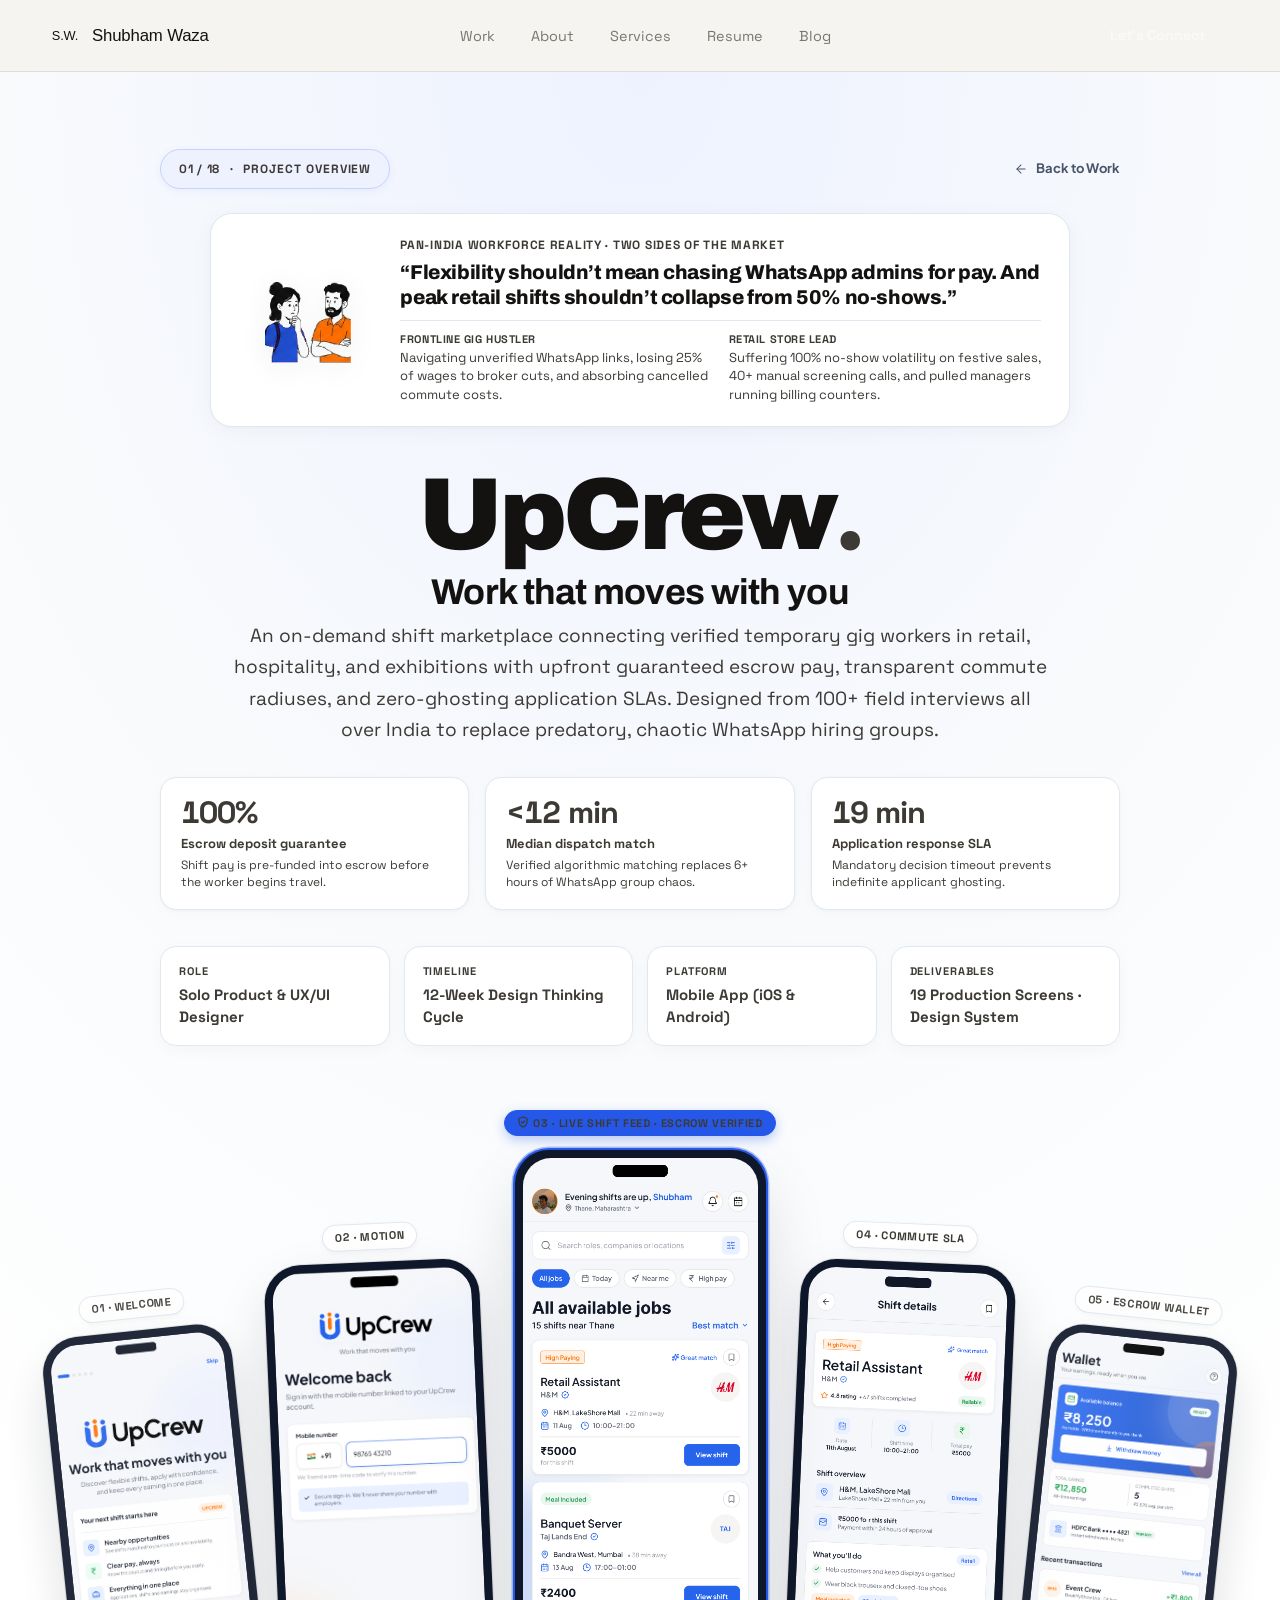
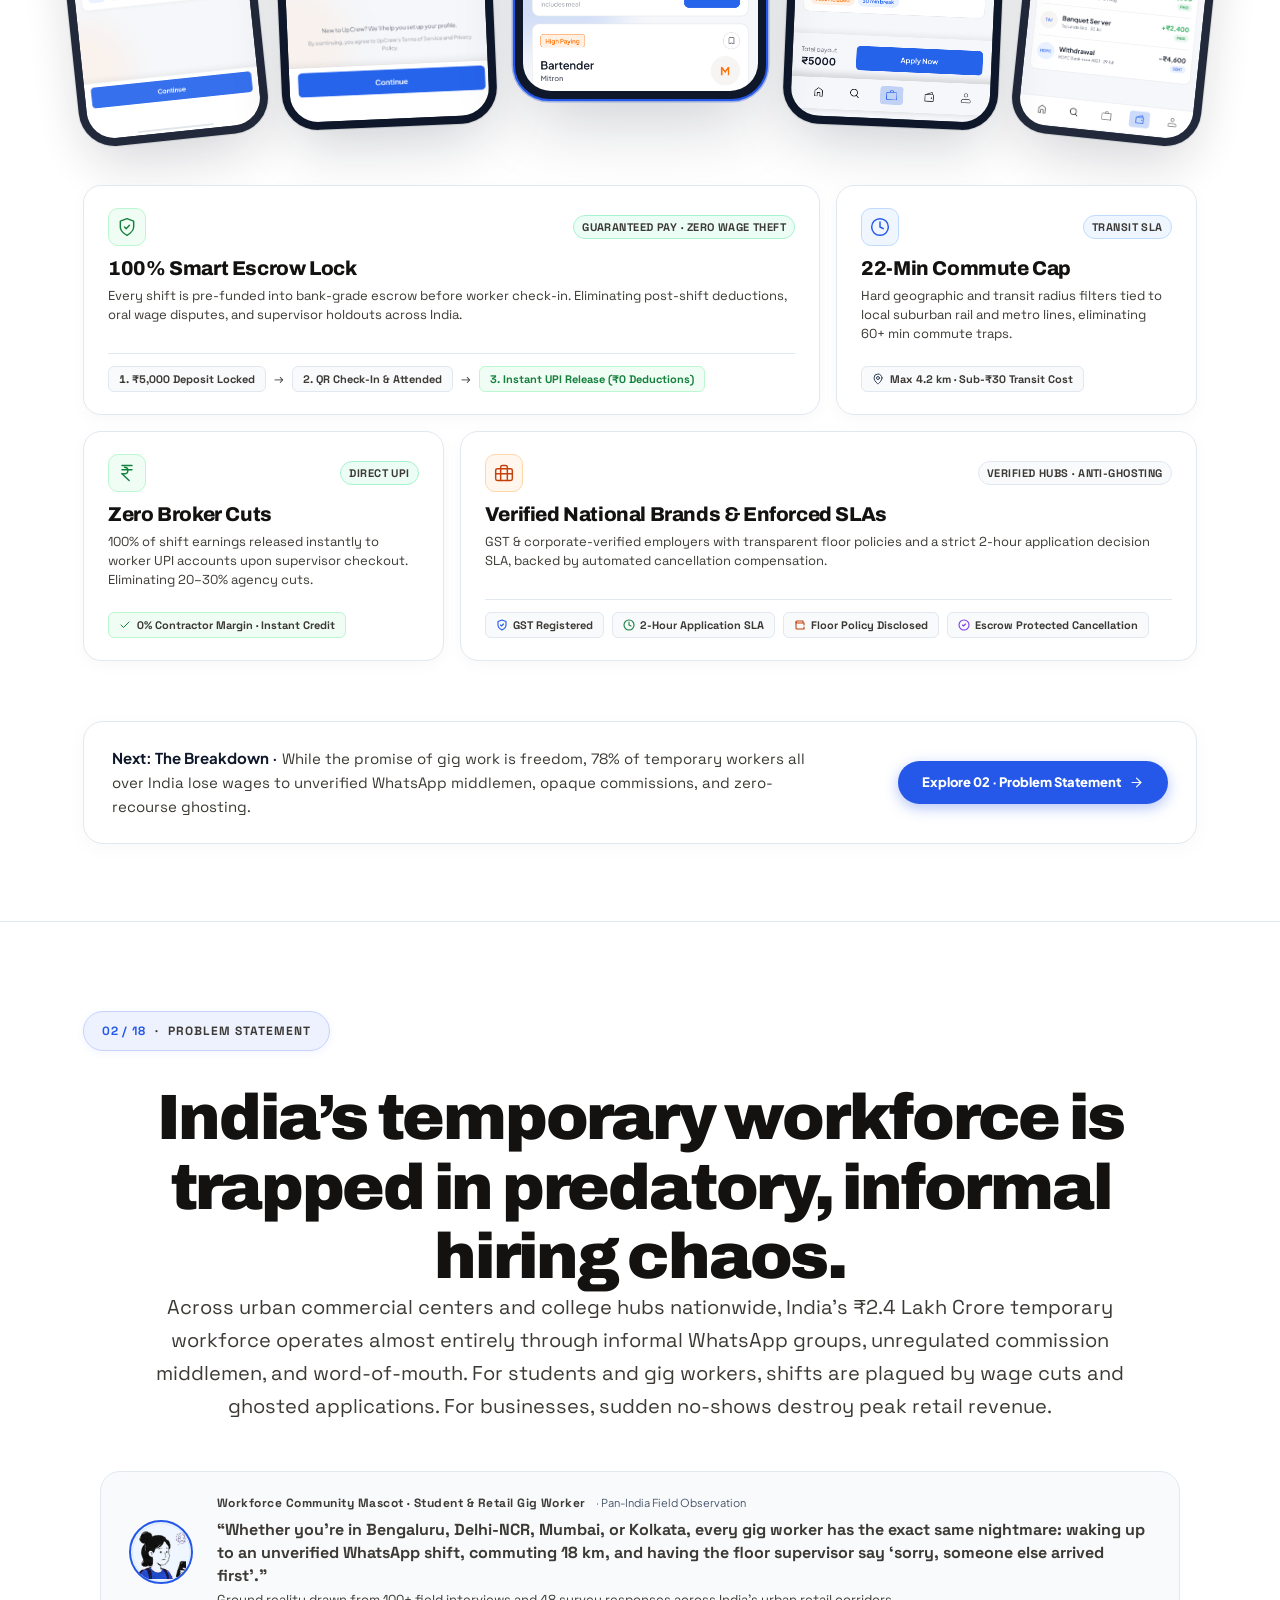
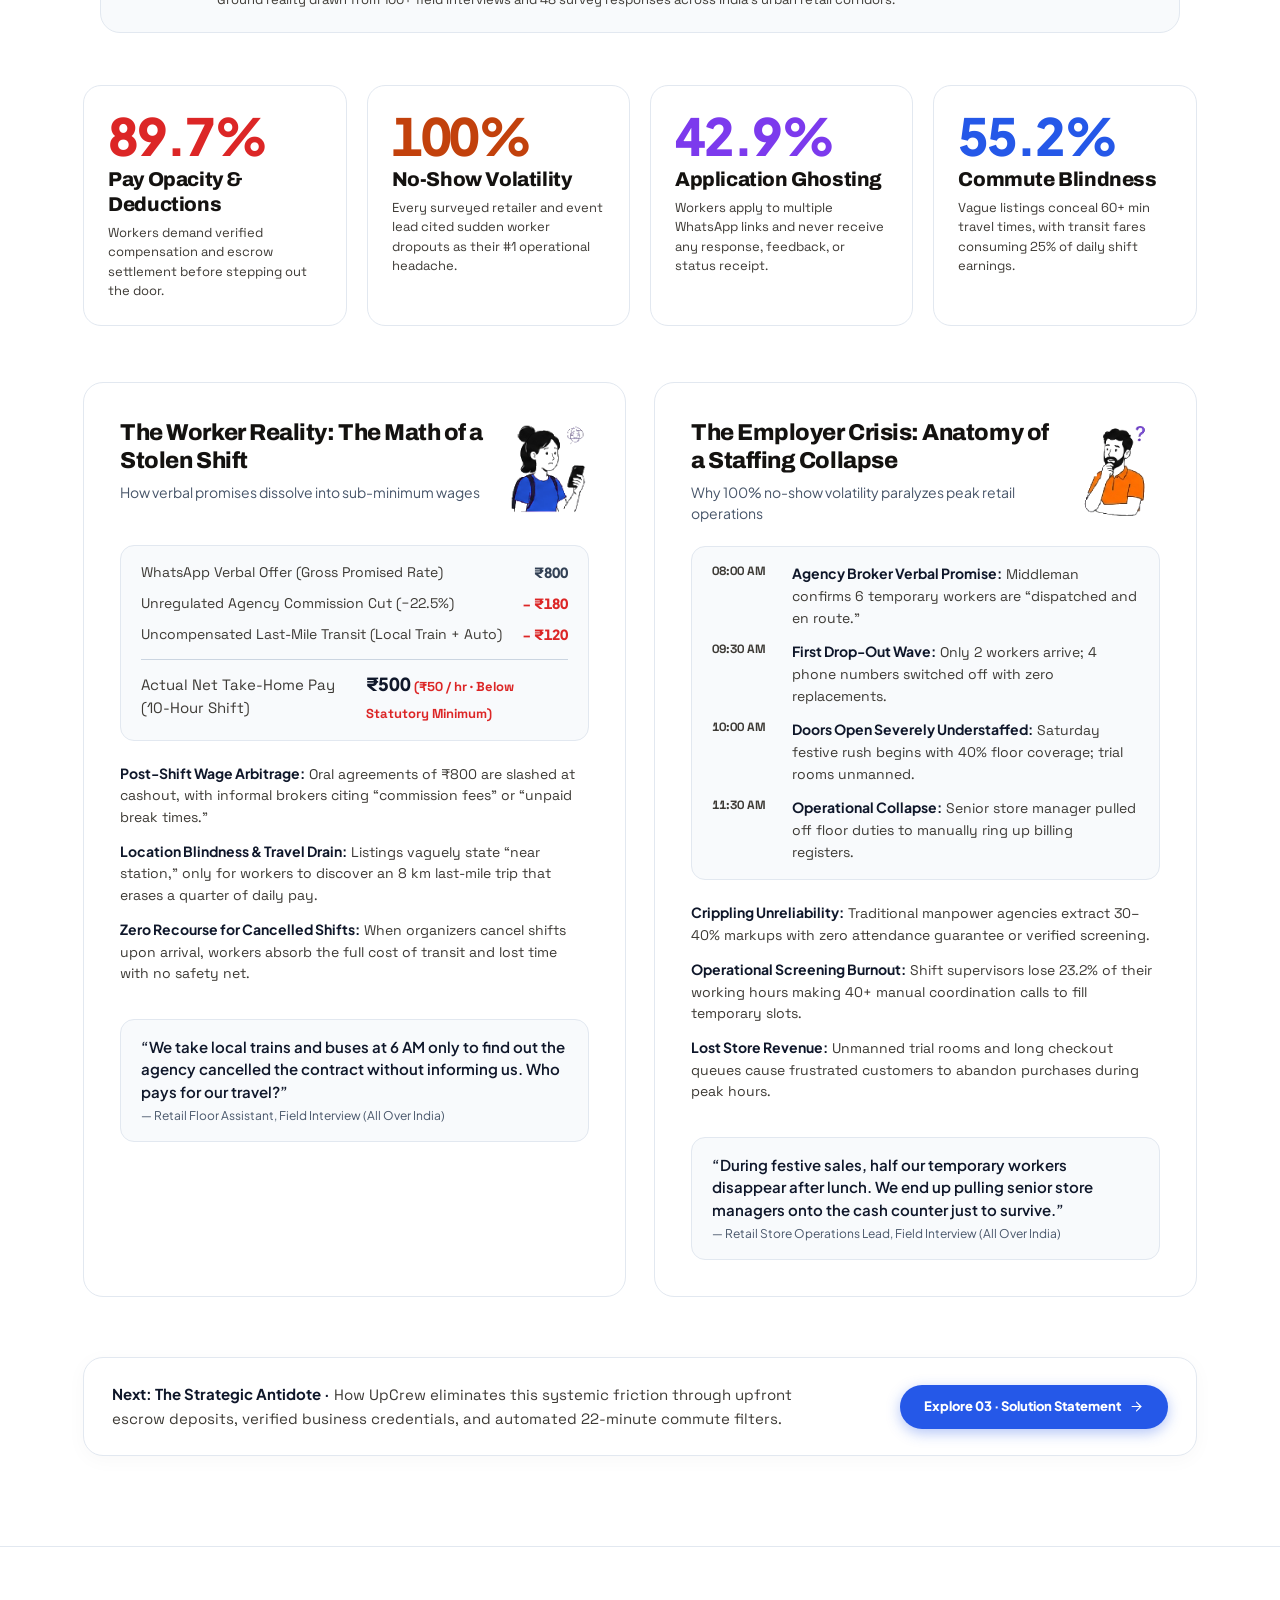
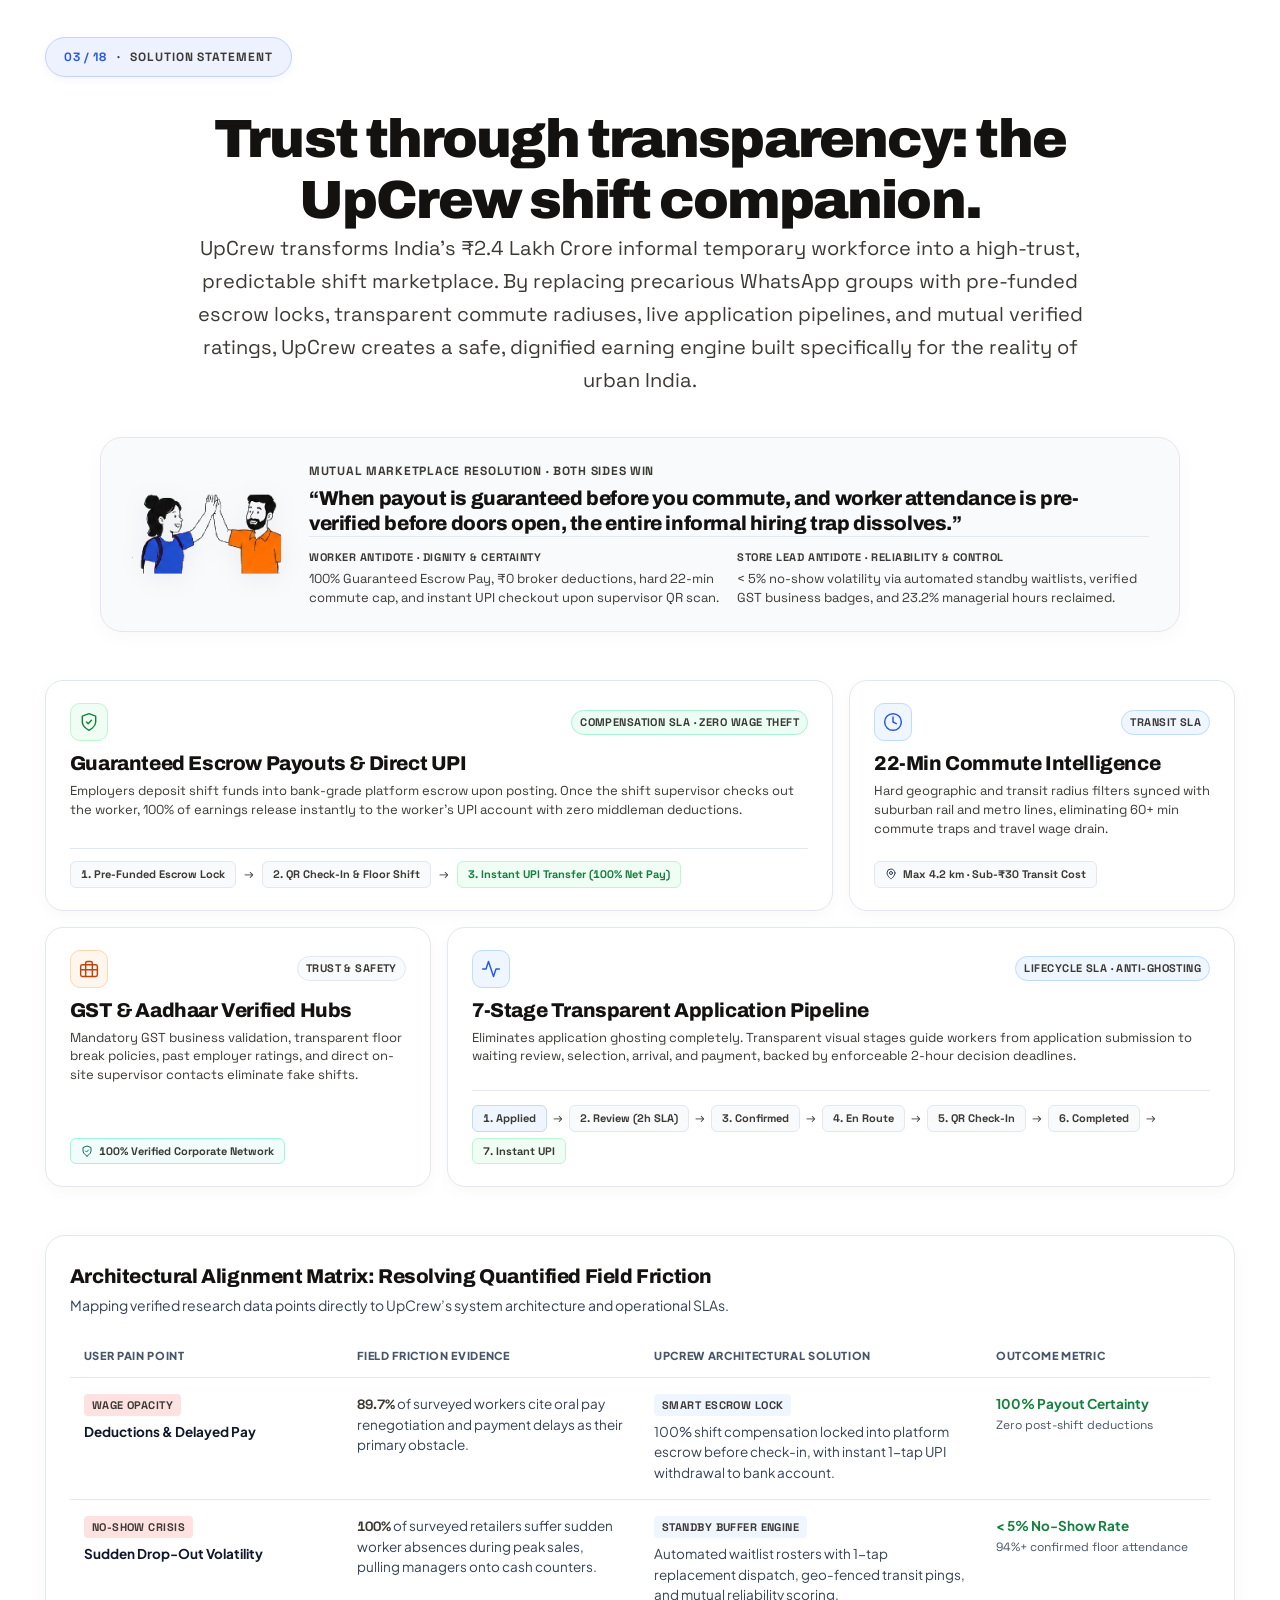
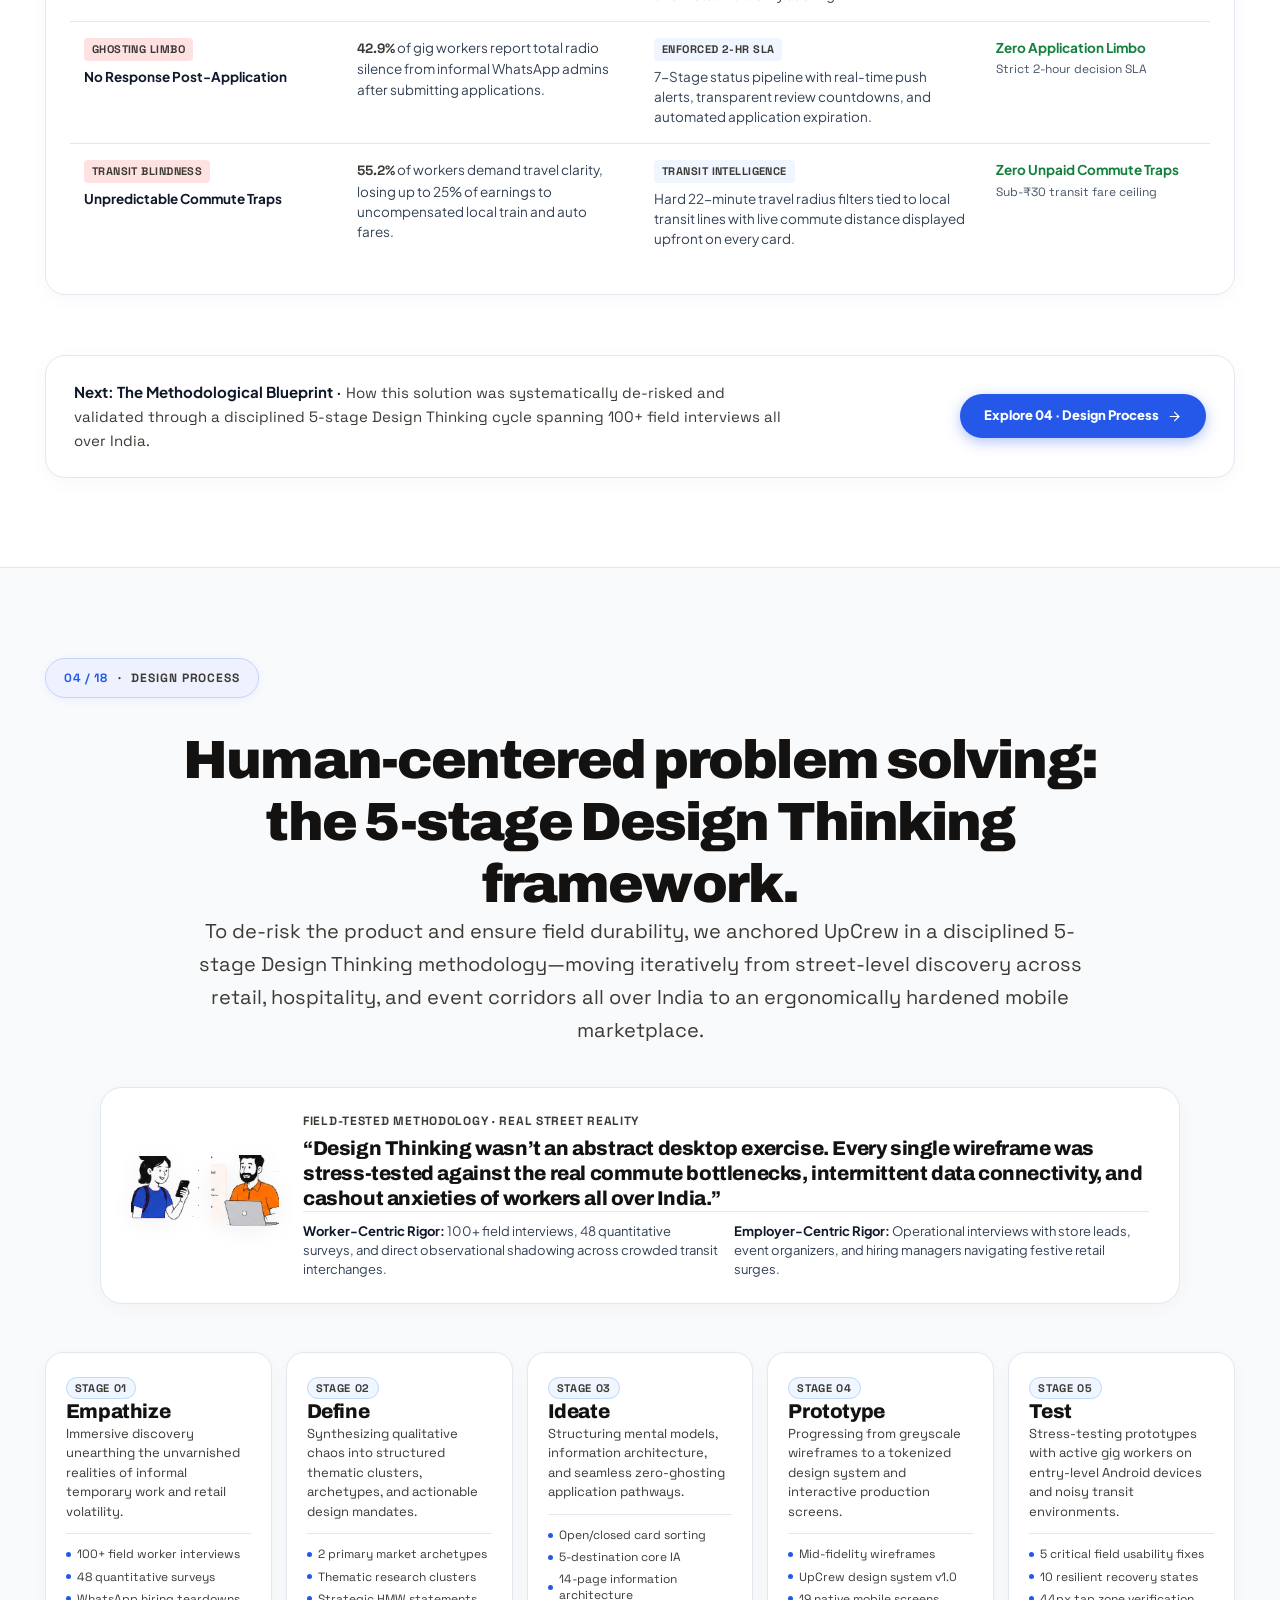
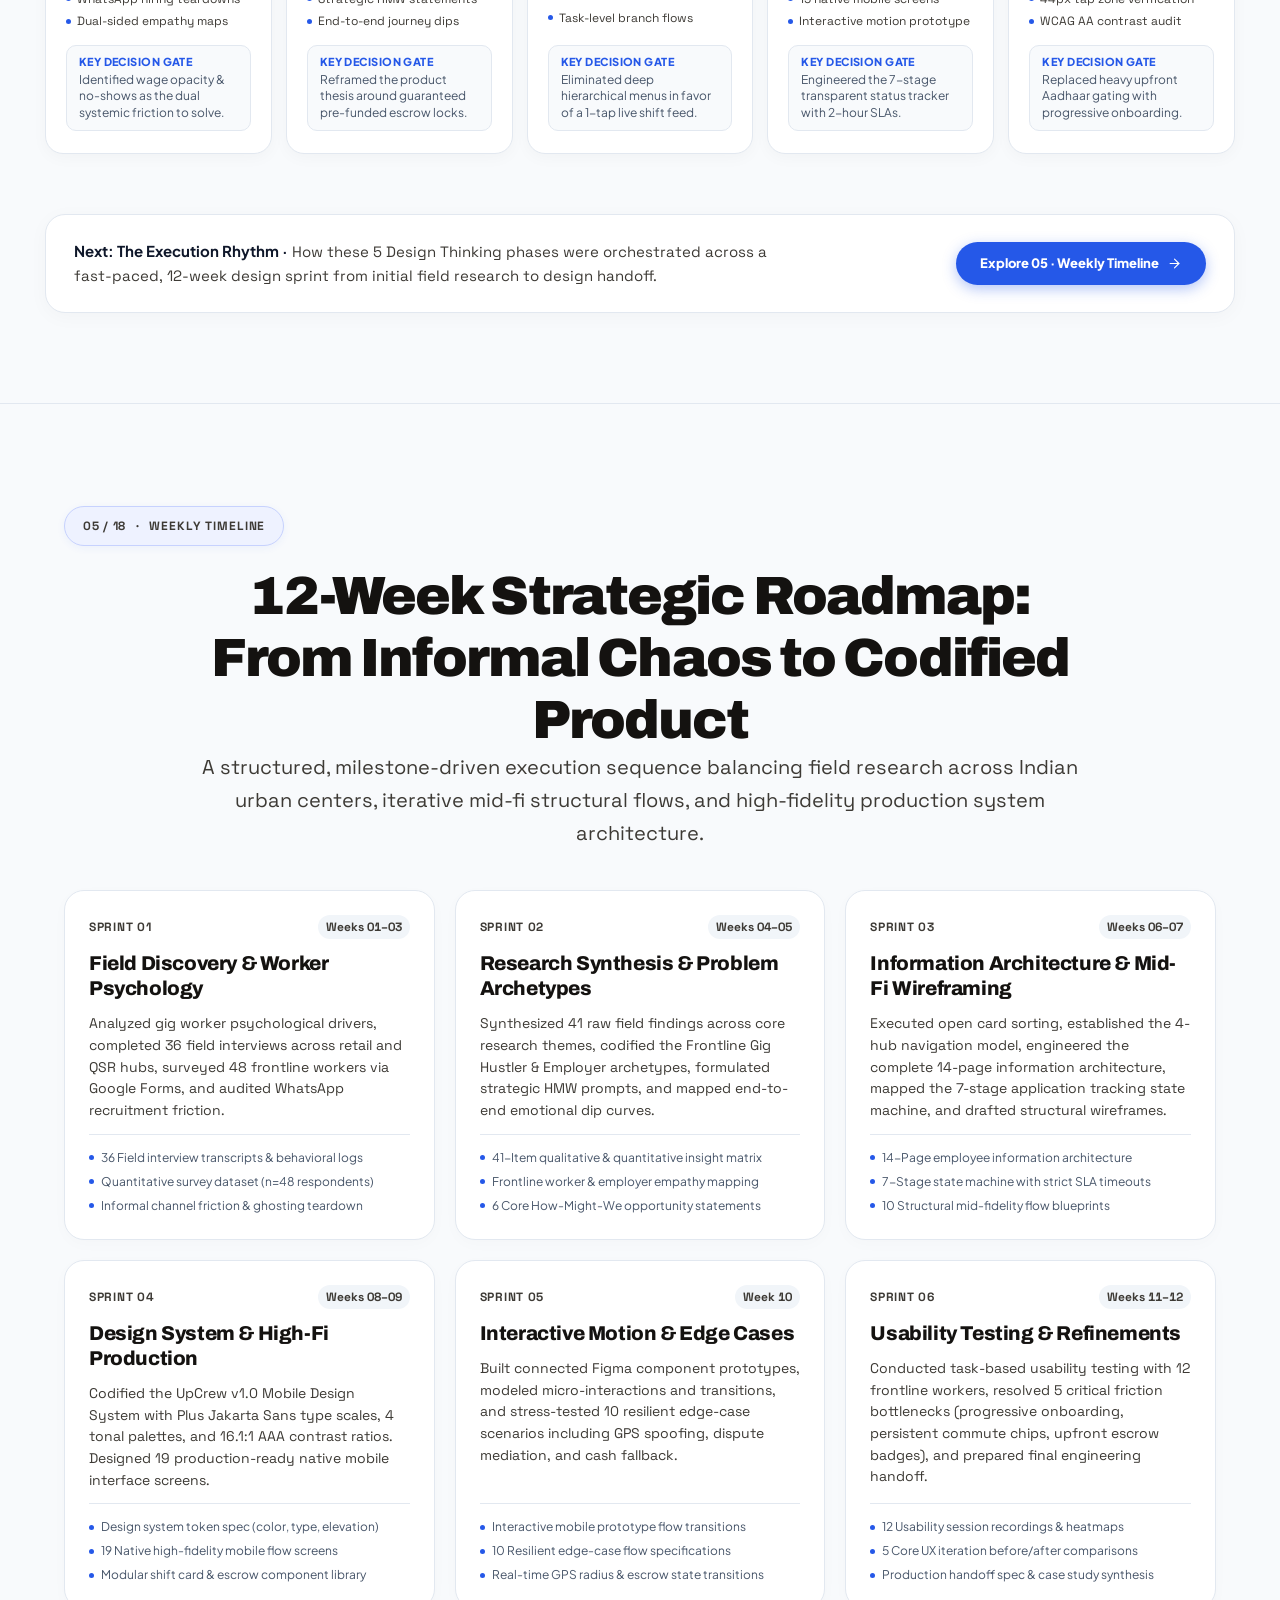
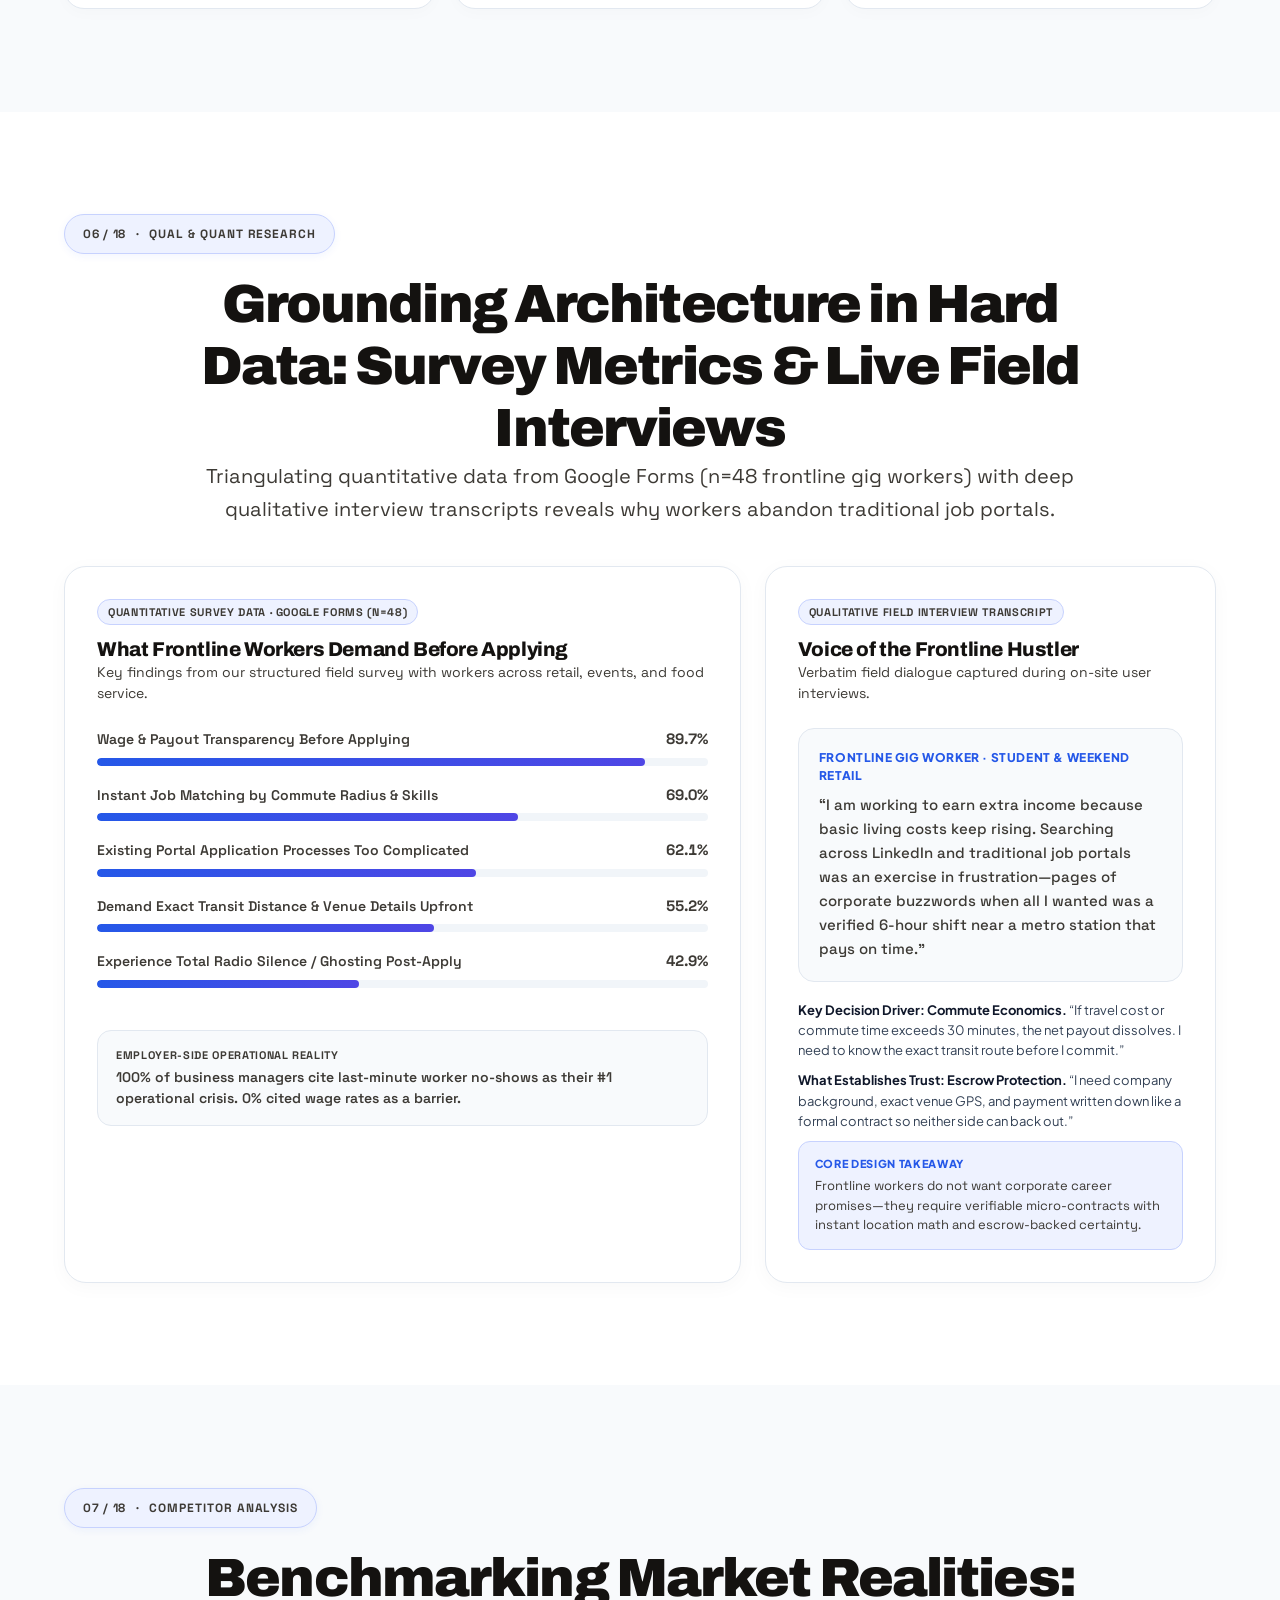
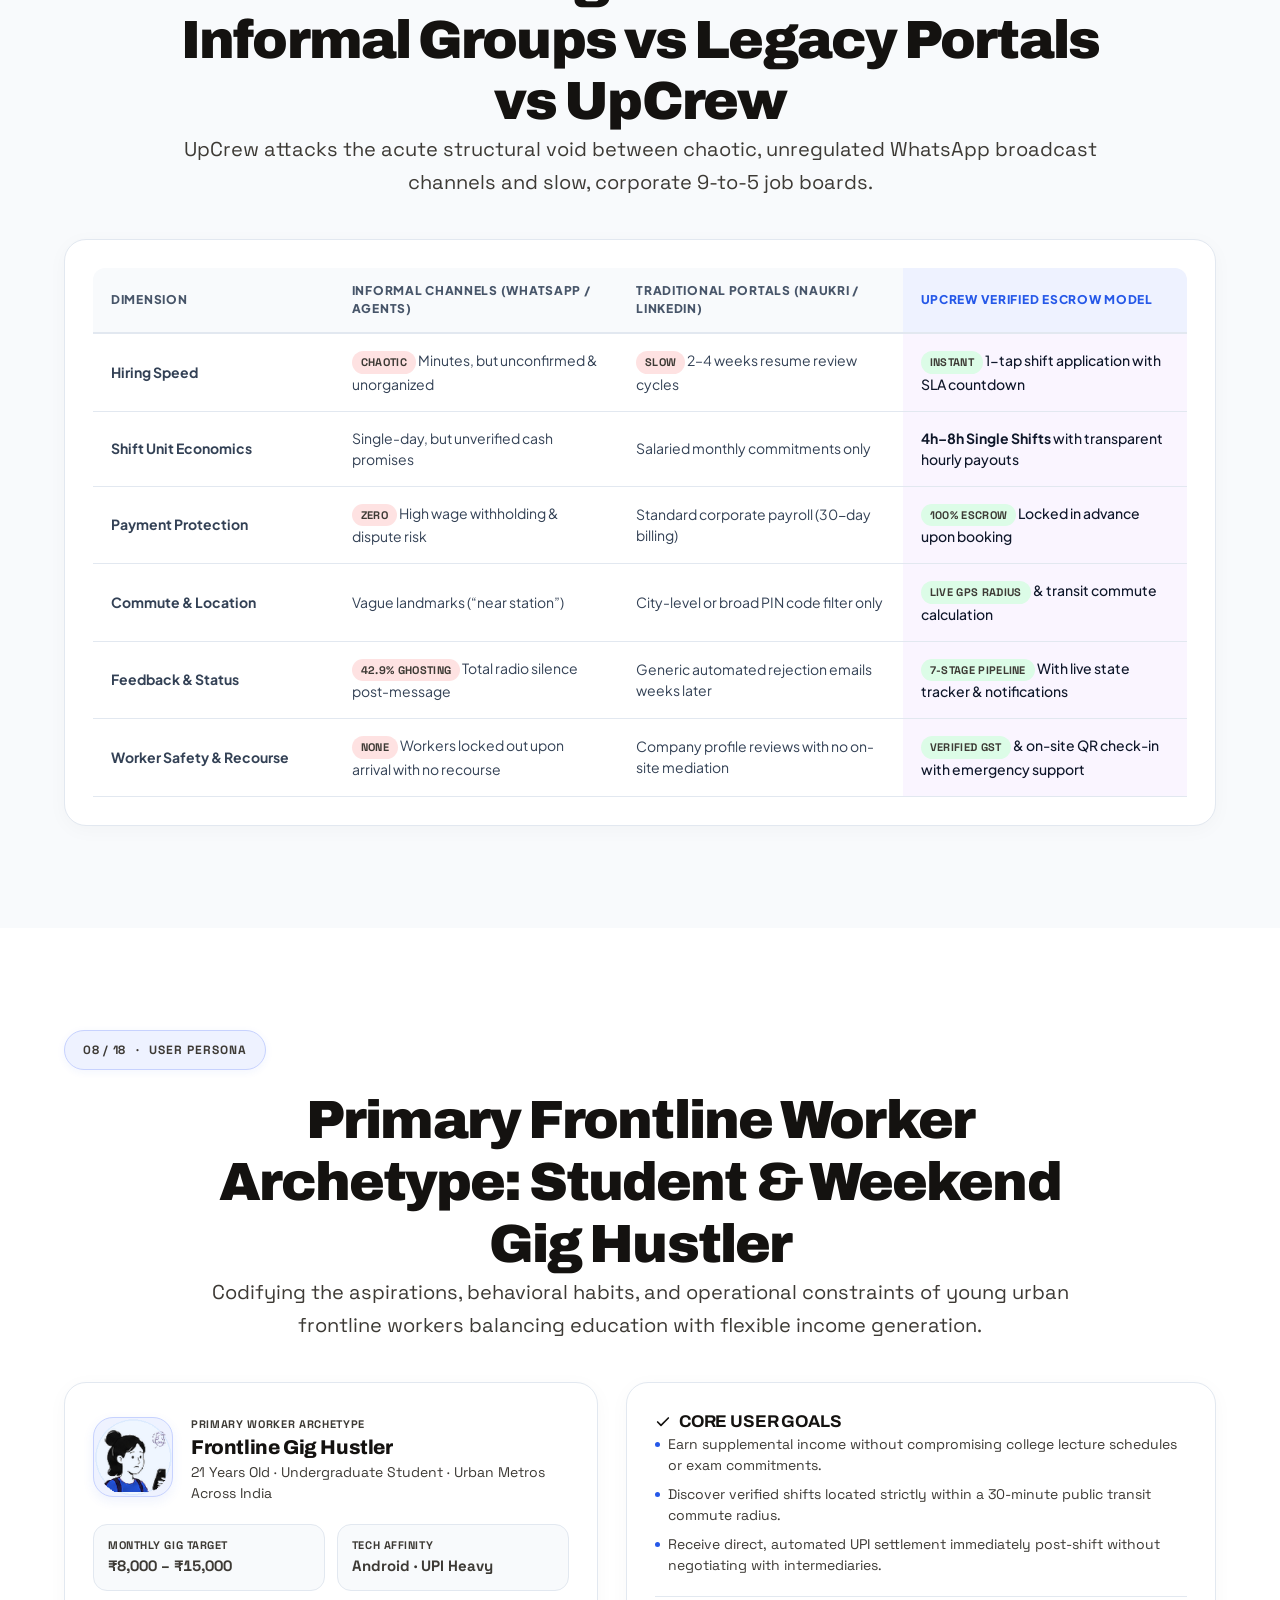
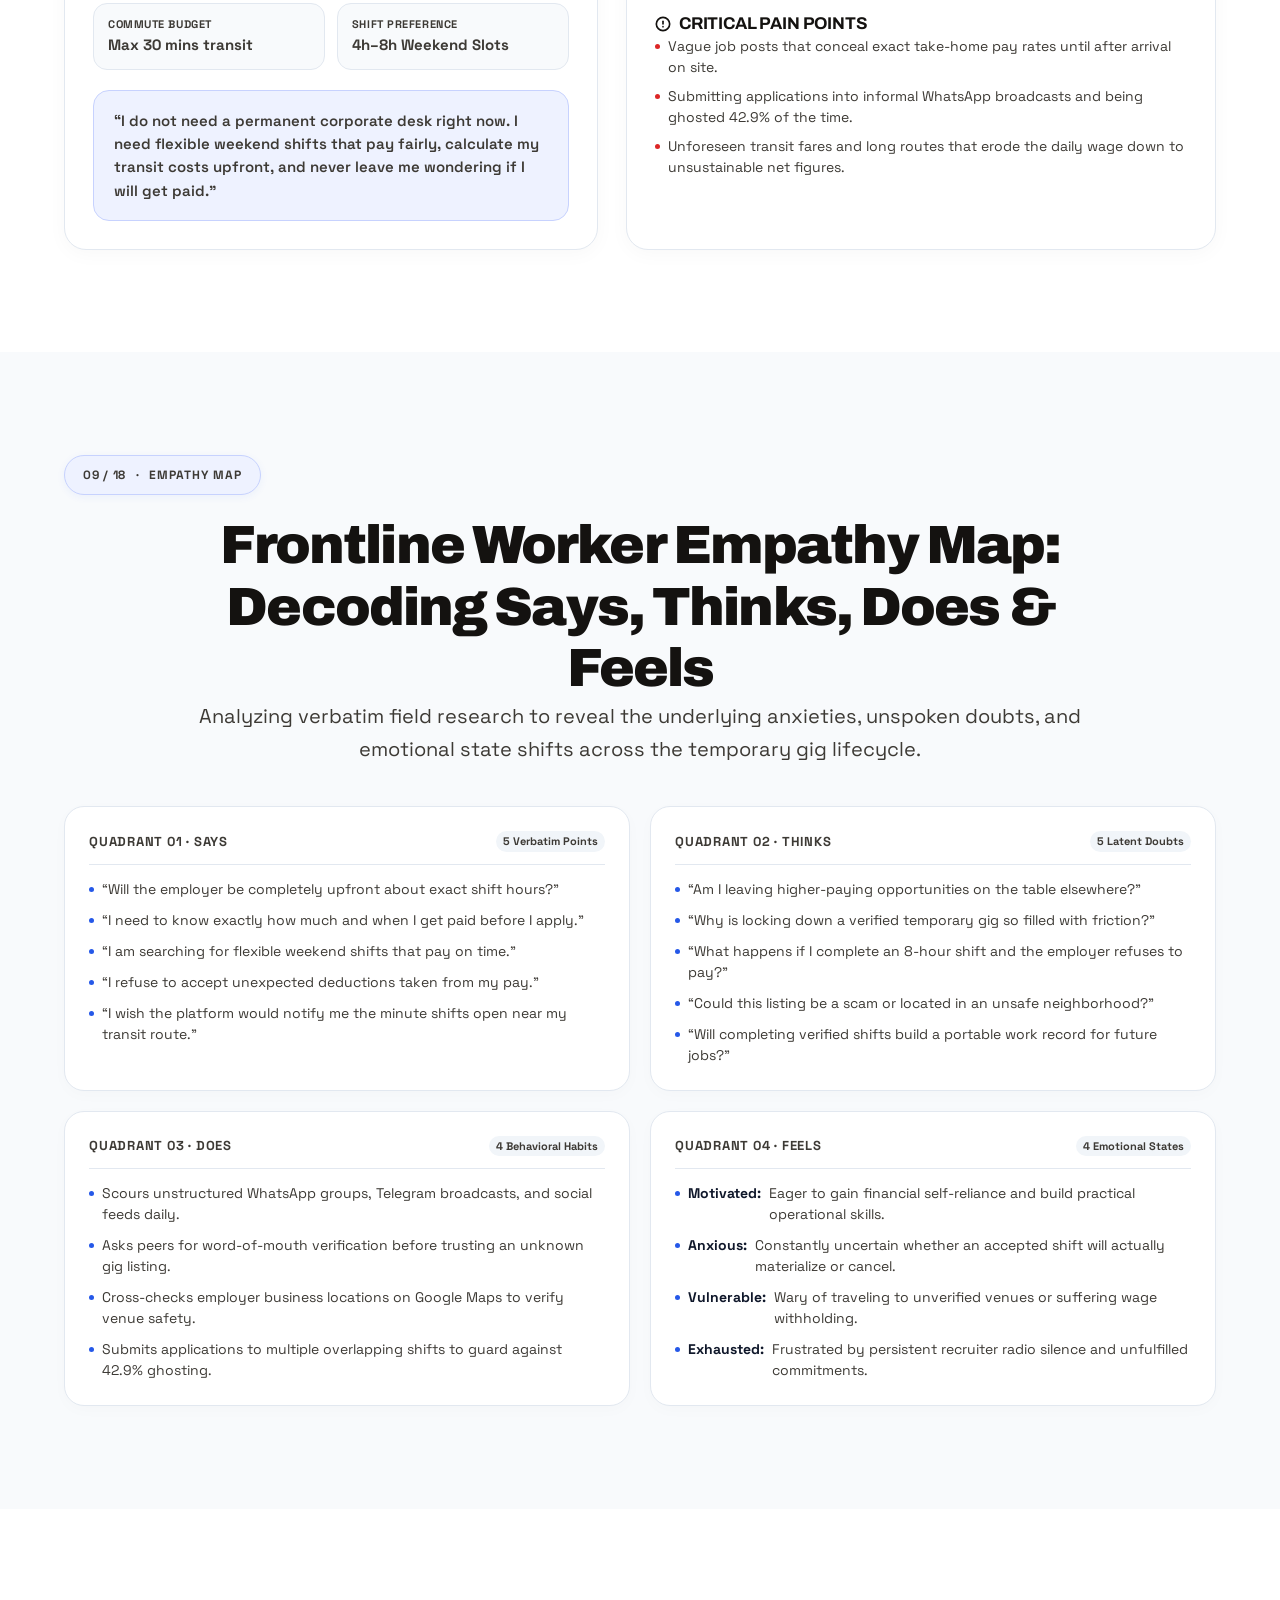
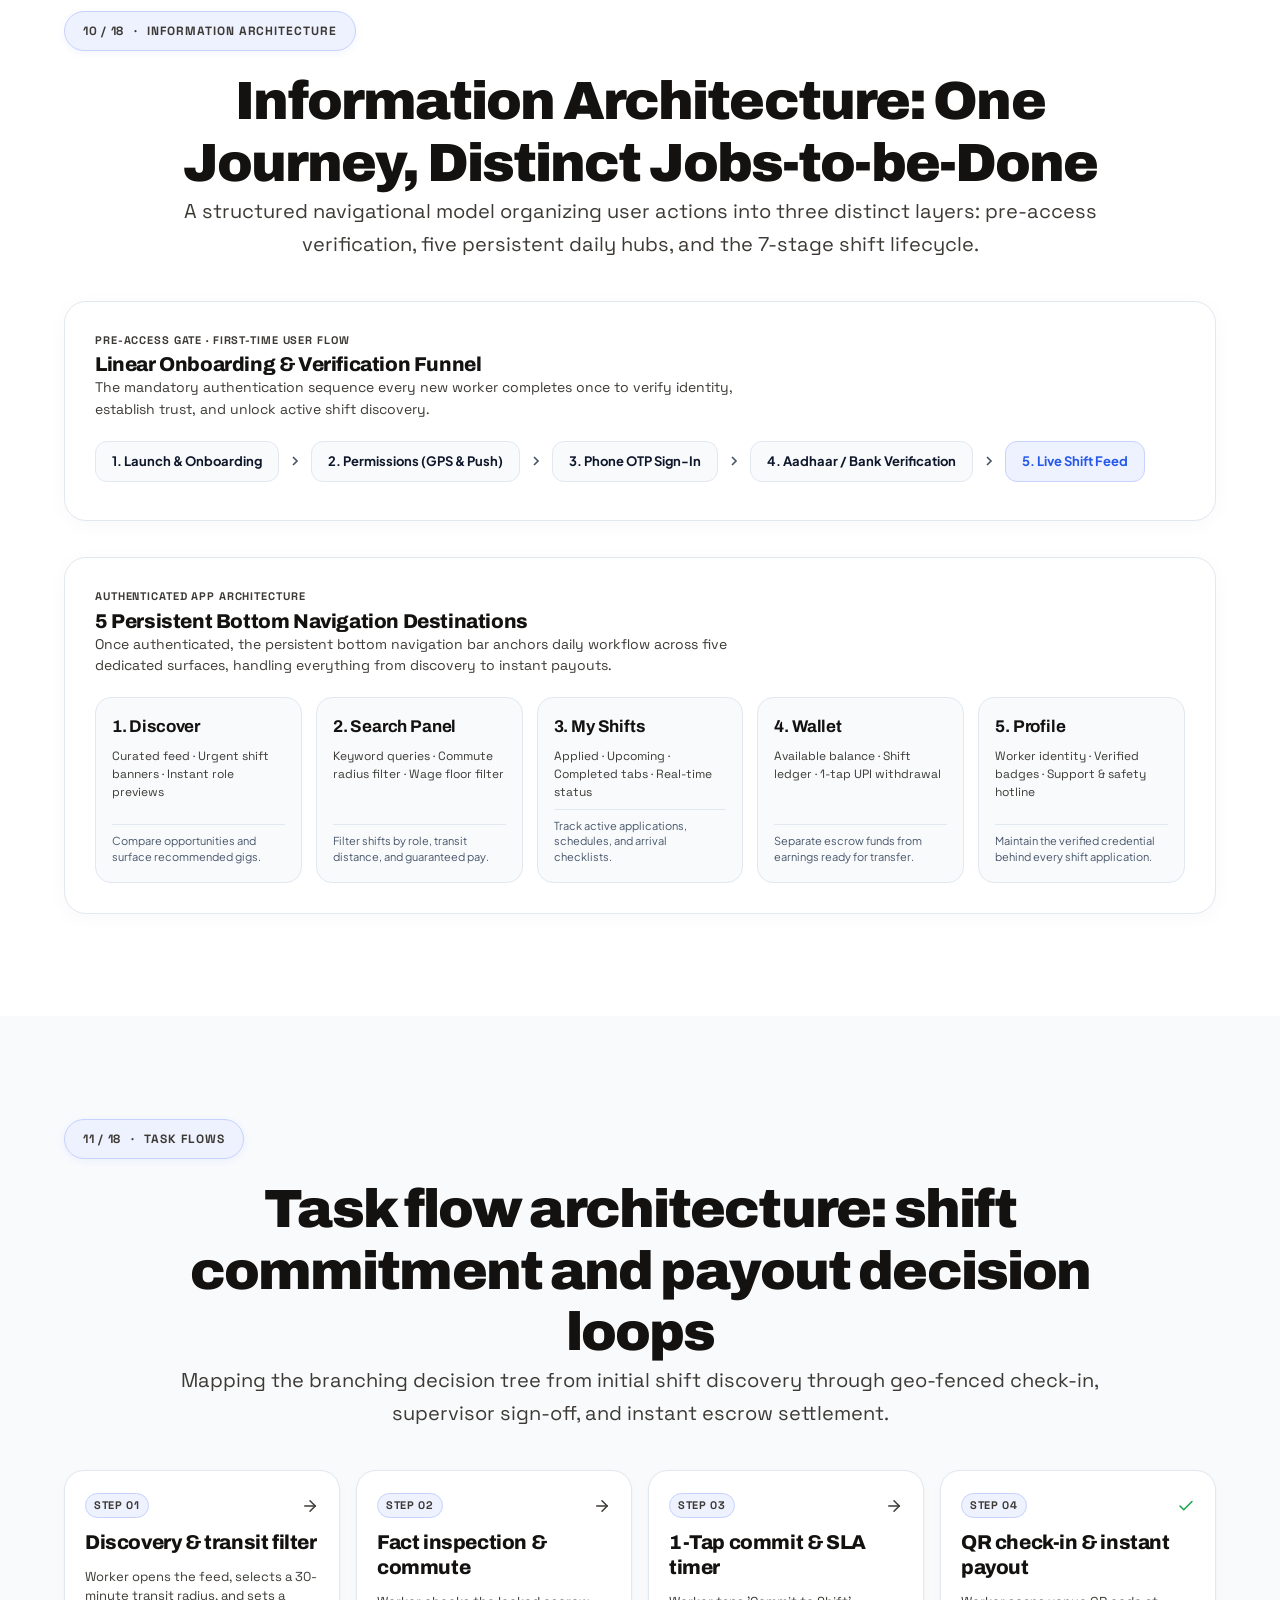
<file: work/upcrew.html>
<!DOCTYPE html>
<html lang="en">
<head>
  <meta charset="UTF-8">
  <meta name="viewport" content="width=device-width, initial-scale=1.0">
  <title>UpCrew · UX Case Study · Shubham Waza</title>
  <meta name="description" content="End-to-end UX case study for UpCrew, a mobile-first gig economy marketplace. Designed by Shubham Waza.">
  <link rel="icon" type="image/svg+xml" href="../favicon.svg">

  <!-- Fonts: Archivo (display) + Plus Jakarta Sans (design system) + Space Grotesk (body) -->
  <link rel="preconnect" href="https://fonts.googleapis.com">
  <link rel="preconnect" href="https://fonts.gstatic.com" crossorigin>
  <link href="https://fonts.googleapis.com/css2?family=Archivo:wght@400;500;600;700;800;900&family=Plus+Jakarta+Sans:wght@400;500;600;700;800&family=Space+Grotesk:wght@300;400;500;600;700&display=swap" rel="stylesheet">

  <!-- Global styles (nav/footer only) -->
  <link rel="stylesheet" href="../css/style.css">
  <!-- Case study: scoped light theme, loaded last so it wins -->
  <link rel="stylesheet" href="../css/case-study-ux.css?v=20261014-v5">

  <style id="cs-ds-component-overrides">
    /* ━━━━━━━━━━━━━━━━━━━━━━━━━━━━━━━━━━━━━━━━━━━━━━━━━━━━━━━━━━━━━━━━━
       UPCREW FULL-BLEED DESIGN LANGUAGE (BEHANCE PLAYFUL AESTHETIC · ZERO AI SLOP)
       Grounding: Bright Luminous Canvas, Pure High Contrast, UpCrew Brand System
    ━━━━━━━━━━━━━━━━━━━━━━━━━━━━━━━━━━━━━━━━━━━━━━━━━━━━━━━━━━━━━━━━━━━ */
    :root {
      --up-primary: #2558E8;
      --up-primary-dark: #1D4ED8;
      --up-primary-light: #EEF2FF;
      --up-orange: #F26419;
      --up-green: #16A34A;
      --up-purple: #7C3AED;
      --up-ink: #0F172A;
      --up-ink-2: #334155;
      --up-ink-muted: #475569;
      --up-border-light: #E2E8F0;
      --up-surface-white: #FFFFFF;
      --up-surface-soft: #F8FAFC;
      --up-font-display: 'Plus Jakarta Sans', -apple-system, BlinkMacSystemFont, sans-serif;
      --up-font-body: 'Plus Jakarta Sans', -apple-system, BlinkMacSystemFont, sans-serif;
    }

    /* Full-bleed stage wrapper */
    .up-stage {
      position: relative;
      width: 100%;
      box-sizing: border-box;
      padding: clamp(60px, 8vw, 110px) clamp(20px, 5vw, 80px);
      overflow: hidden;
    }
    .up-stage--hero {
      background: radial-gradient(100% 70% at 50% 0%, #EEF2FF 0%, #F8FAFC 50%, #FFFFFF 100%);
      color: var(--up-ink);
      border-bottom: 1px solid var(--up-border-light);
      padding: clamp(48px, 6vw, 92px) clamp(16px, 3.5vw, 60px);
      width: 100%;
      box-sizing: border-box;
    }
    .up-stage--light {
      background-color: #FFFFFF;
      color: var(--up-ink);
    }
    .up-stage--tint {
      background-color: #F8FAFC;
      color: var(--up-ink);
    }
    .up-stage--dark {
      background-color: #0F172A;
      color: #F8FAFC;
    }
    .up-stage-wrap {
      max-width: 1360px;
      margin: 0 auto;
      position: relative;
      z-index: 2;
    }
    .up-stage-wrap--hero {
      max-width: 1820px;
      width: 100%;
      margin: 0 auto;
      position: relative;
      z-index: 2;
      padding-left: clamp(16px, 3vw, 48px);
      padding-right: clamp(16px, 3vw, 48px);
      box-sizing: border-box;
    }
    .up-hero-editorial {
      max-width: 960px;
      margin: 0 auto;
      text-align: center;
      position: relative;
      z-index: 4;
    }

    /* Watermarks removed for clean, authentic craft */
    .up-watermark {
      display: none !important;
    }

    /* Signature rubric chapter badge */
    .up-chapter-pill {
      display: inline-flex;
      align-items: center;
      gap: 10px;
      background: #EEF2FF;
      border: 1.5px solid #C7D2FE;
      padding: 7px 18px;
      border-radius: 999px;
      margin-bottom: 20px;
      box-shadow: 0 2px 8px rgba(37, 88, 232, 0.06);
    }
    .up-chapter-num {
      font-family: var(--up-font-display);
      font-size: 0.75rem;
      font-weight: 800;
      color: var(--up-primary);
      letter-spacing: 0.06em;
    }
    .up-chapter-sep {
      color: #94A3B8;
      font-weight: 400;
    }
    .up-chapter-title {
      font-family: var(--up-font-display);
      font-size: 0.75rem;
      font-weight: 800;
      color: var(--up-ink);
      letter-spacing: 0.08em;
      text-transform: uppercase;
    }

    /* Back Link with microinteraction */
    .up-back-link {
      display: inline-flex;
      align-items: center;
      gap: 8px;
      font-family: var(--up-font-display);
      font-size: 0.8125rem;
      font-weight: 700;
      color: var(--up-ink-muted);
      text-decoration: none;
      margin-bottom: 24px;
      transition: color 140ms ease-out, transform 140ms ease-out;
    }
    .up-back-link:hover {
      color: var(--up-primary);
      transform: translateX(-3px);
    }
    .up-back-link:active {
      transform: scale(0.97) translateX(-3px);
    }

    /* Hero layout */
    .up-hero-header {
      max-width: 900px;
      margin: 0 auto;
      text-align: center;
    }

    .up-eyebrow {
      font-family: var(--up-font-display);
      font-size: 0.8125rem;
      font-weight: 800;
      color: var(--up-primary);
      letter-spacing: 0.12em;
      text-transform: uppercase;
      display: inline-block;
      margin-bottom: 12px;
    }

    .up-hero-h1 {
      font-family: var(--up-font-display);
      font-size: clamp(3.8rem, 8vw, 6.8rem);
      font-weight: 900;
      letter-spacing: -0.04em;
      line-height: 1.0;
      margin: 0 0 10px 0;
      color: var(--up-ink);
    }
    .up-accent-dot {
      color: var(--up-primary);
      display: inline-block;
    }

    .up-hero-h2 {
      font-family: var(--up-font-display);
      font-size: clamp(1.5rem, 2.8vw, 2.4rem);
      font-weight: 700;
      color: var(--up-ink-2);
      letter-spacing: -0.02em;
      margin: 0 0 18px 0;
    }

    .up-hero-lead {
      font-family: var(--up-font-body);
      font-size: 1.1875rem;
      line-height: 1.65;
      color: var(--up-ink-2);
      max-width: 68ch;
      margin: 0 auto 32px auto;
      font-weight: 400;
    }

    /* Prominent Dual-Mascot Hero Showcase */
    .up-hero-mascot-showcase {
      display: flex;
      align-items: center;
      gap: 28px;
      background: #FFFFFF;
      border: 1px solid var(--up-border-light);
      border-radius: 22px;
      padding: 22px 28px;
      margin: 0 auto 36px auto;
      box-shadow: 0 4px 20px rgba(15, 23, 42, 0.04), 0 1px 3px rgba(15, 23, 42, 0.02);
      text-align: left;
      max-width: 860px;
      transition: transform 160ms cubic-bezier(0.23, 1, 0.32, 1), box-shadow 160ms cubic-bezier(0.23, 1, 0.32, 1);
    }
    .up-hero-mascot-showcase:hover {
      transform: translateY(-2px);
      box-shadow: 0 10px 28px rgba(15, 23, 42, 0.07);
    }
    .up-hero-mascot-illustration {
      height: 96px;
      width: auto;
      flex-shrink: 0;
      object-fit: contain;
      filter: drop-shadow(0 4px 12px rgba(15, 23, 42, 0.07));
    }
    .up-hero-mascot-content {
      display: flex;
      flex-direction: column;
      gap: 6px;
      flex: 1;
      min-width: 0;
    }
    .up-hero-mascot-tag {
      font-family: var(--up-font-display);
      font-size: 0.75rem;
      font-weight: 800;
      color: var(--up-primary);
      text-transform: uppercase;
      letter-spacing: 0.06em;
    }
    .up-hero-mascot-title {
      font-family: var(--up-font-display);
      font-size: 1.0625rem;
      font-weight: 800;
      color: var(--up-ink);
      line-height: 1.35;
      margin: 0;
      letter-spacing: -0.01em;
    }
    .up-hero-mascot-duo {
      display: grid;
      grid-template-columns: 1fr 1fr;
      gap: 16px;
      margin-top: 4px;
      padding-top: 10px;
      border-top: 1px solid var(--up-border-light);
    }
    .up-hero-mascot-duo-col {
      display: flex;
      flex-direction: column;
      gap: 2px;
    }
    .up-hero-mascot-duo-role {
      font-family: var(--up-font-display);
      font-size: 0.6875rem;
      font-weight: 800;
      text-transform: uppercase;
      letter-spacing: 0.05em;
    }
    .up-hero-mascot-duo-role--worker {
      color: var(--up-primary);
    }
    .up-hero-mascot-duo-role--employer {
      color: #C2410C;
    }
    .up-hero-mascot-duo-text {
      font-family: var(--up-font-body);
      font-size: 0.8125rem;
      color: var(--up-ink-2);
      line-height: 1.4;
      margin: 0;
    }
    @media (max-width: 768px) {
      .up-hero-mascot-showcase {
        flex-direction: column;
        align-items: center;
        text-align: center;
        padding: 20px;
        gap: 16px;
      }
      .up-hero-mascot-duo {
        grid-template-columns: 1fr;
        text-align: left;
      }
    }
    .up-char-name {
      font-family: var(--up-font-display);
      font-size: 0.6875rem;
      font-weight: 800;
      color: #7C3AED;
      text-transform: uppercase;
      letter-spacing: 0.06em;
    }
    .up-char-quote {
      font-family: var(--up-font-display);
      font-size: 0.84375rem;
      font-weight: 700;
      color: #1E1B4B;
      margin: 0;
    }

    /* Metadata matrix cards */
    .up-meta-grid {
      display: grid;
      grid-template-columns: repeat(4, minmax(0, 1fr));
      gap: 14px;
      max-width: 960px;
      margin: 0 auto 40px auto;
    }
    @media (max-width: 768px) {
      .up-meta-grid {
        grid-template-columns: repeat(2, minmax(0, 1fr));
      }
    }
    @media (max-width: 480px) {
      .up-meta-grid {
        grid-template-columns: 1fr;
      }
    }
    .up-meta-card {
      background: #FFFFFF;
      border: 1.5px solid var(--up-border-light);
      border-radius: 16px;
      padding: 16px 18px;
      box-shadow: 0 4px 16px rgba(15, 23, 42, 0.03);
      text-align: left;
      transition: transform 140ms ease-out, border-color 140ms ease-out, box-shadow 140ms ease-out;
    }
    .up-meta-card:hover {
      transform: translateY(-2px);
      border-color: #C7D2FE;
      box-shadow: 0 8px 24px rgba(37, 88, 232, 0.08);
    }
    .up-meta-label {
      display: block;
      font-family: var(--up-font-display);
      font-size: 0.6875rem;
      font-weight: 800;
      color: var(--up-ink-muted);
      text-transform: uppercase;
      letter-spacing: 0.08em;
      margin-bottom: 4px;
    }
    .up-meta-val {
      display: block;
      font-family: var(--up-font-display);
      font-size: 0.9375rem;
      font-weight: 800;
      color: var(--up-ink);
    }

    /* Hero Executive 3-Metric Impact Strip (Better-UI: Tabular Figures, Layered Shadow, 0.96 Press) */
    .up-hero-metrics-strip {
      display: grid;
      grid-template-columns: repeat(3, minmax(0, 1fr));
      gap: 16px;
      margin: 28px auto 36px auto;
      max-width: 960px;
      width: 100%;
    }
    @media (max-width: 768px) {
      .up-hero-metrics-strip {
        grid-template-columns: 1fr;
        gap: 12px;
      }
    }
    .up-hero-metric-card {
      background: #FFFFFF;
      border: 1.5px solid var(--up-border-light);
      border-radius: 16px;
      padding: 18px 20px;
      text-align: left;
      box-shadow: 0 1px 3px rgba(15, 23, 42, 0.03), 0 4px 16px rgba(15, 23, 42, 0.02);
      transition: transform 160ms cubic-bezier(0.2, 0, 0, 1), box-shadow 160ms cubic-bezier(0.2, 0, 0, 1), border-color 160ms ease-out;
    }
    .up-hero-metric-card:hover {
      transform: translateY(-2px);
      box-shadow: 0 8px 24px rgba(37, 88, 232, 0.08);
      border-color: #C7D2FE;
    }
    .up-hero-metric-card:active {
      transform: scale(0.96);
    }
    .up-hero-metric-num {
      font-family: var(--up-font-display);
      font-size: clamp(1.625rem, 2.4vw, 2rem);
      font-weight: 800;
      color: var(--up-primary);
      line-height: 1.1;
      letter-spacing: -0.03em;
      font-variant-numeric: tabular-nums;
      display: block;
      margin-bottom: 4px;
    }
    .up-hero-metric-label {
      font-family: var(--up-font-display);
      font-size: 0.8125rem;
      font-weight: 700;
      color: var(--up-ink);
      display: block;
      margin-bottom: 3px;
    }
    .up-hero-metric-sub {
      font-family: var(--up-font-body);
      font-size: 0.75rem;
      color: var(--up-ink-muted);
      line-height: 1.45;
      margin: 0;
    }

    /* Multi-Device 5-Screen Panoramic Fan (Behance Hero Showpiece · Full Bleed) */
    .up-hero-fan-wrap {
      position: relative;
      width: 100%;
      max-width: 1640px;
      margin: 36px auto 0 auto;
      padding: 40px 0 20px 0;
    }
    .up-fan-track {
      display: flex;
      justify-content: center;
      align-items: flex-end;
      gap: clamp(12px, 2vw, 32px);
      width: 100%;
      box-sizing: border-box;
      perspective: 1400px;
    }
    @media (max-width: 980px) {
      .up-fan-track {
        overflow-x: auto;
        justify-content: flex-start;
        padding-bottom: 24px;
        padding-left: 20px;
        padding-right: 20px;
        scroll-snap-type: x mandatory;
        scrollbar-width: none;
      }
      .up-fan-track::-webkit-scrollbar { display: none; }
    }

    .up-fan-device {
      display: flex;
      flex-direction: column;
      align-items: center;
      gap: 12px;
      flex-shrink: 0;
      scroll-snap-align: center;
      transition: transform 260ms cubic-bezier(0.16, 1, 0.3, 1), z-index 0ms;
    }
    .up-fan-tag {
      font-family: var(--up-font-display);
      font-size: 0.6875rem;
      font-weight: 800;
      text-transform: uppercase;
      letter-spacing: 0.06em;
      padding: 4px 12px;
      border-radius: 999px;
      background: #FFFFFF;
      border: 1px solid var(--up-border-light);
      color: var(--up-ink-2);
      box-shadow: 0 2px 6px rgba(15, 23, 42, 0.04);
      white-space: nowrap;
    }
    .up-fan-tag--primary {
      background: var(--up-primary);
      border-color: var(--up-primary);
      color: #FFFFFF;
      box-shadow: 0 4px 12px rgba(37, 88, 232, 0.3);
    }

    .up-fan-phone {
      border-radius: 36px;
      padding: 8px;
      background: #0F172A;
      box-shadow: 0 24px 60px -12px rgba(15, 23, 42, 0.22), 0 0 0 1px rgba(15, 23, 42, 0.1);
      overflow: hidden;
      aspect-ratio: 9 / 19.5;
      display: block;
      transition: transform 240ms cubic-bezier(0.16, 1, 0.3, 1), box-shadow 240ms ease-out;
    }
    .up-fan-phone img,
    .up-fan-phone video {
      width: 100%;
      height: 100%;
      object-fit: cover;
      display: block;
      border-radius: 28px;
      background: #0F172A;
    }

    /* Staggered Fan Layout Dials - Panoramic Horizon */
    .up-fan--1 {
      width: clamp(190px, 14vw, 240px);
      transform: rotate(-6deg) translateY(24px);
      opacity: 0.92;
    }
    .up-fan--2 {
      width: clamp(215px, 16.5vw, 275px);
      transform: rotate(-2.5deg) translateY(10px);
      z-index: 2;
    }
    .up-fan--3 {
      width: clamp(255px, 19.5vw, 325px);
      transform: translateY(-16px);
      z-index: 5;
    }
    .up-fan--3 .up-fan-phone {
      border: 2px solid var(--up-primary);
      box-shadow: 0 32px 72px -16px rgba(15, 23, 42, 0.22), 0 0 0 1.5px rgba(37, 88, 232, 0.35);
    }
    .up-fan--4 {
      width: clamp(215px, 16.5vw, 275px);
      transform: rotate(2.5deg) translateY(10px);
      z-index: 2;
    }
    .up-fan--5 {
      width: clamp(190px, 14vw, 240px);
      transform: rotate(6deg) translateY(24px);
      opacity: 0.92;
    }

    .up-fan-device:hover {
      transform: translateY(-24px) scale(1.04) rotate(0deg) !important;
      z-index: 10;
      opacity: 1;
    }
    .up-fan-device:hover .up-fan-phone {
      box-shadow: 0 40px 90px -12px rgba(15, 23, 42, 0.38);
    }

    @media (max-width: 980px) {
      .up-fan--1, .up-fan--2, .up-fan--3, .up-fan--4, .up-fan--5 {
        width: 220px;
        transform: none !important;
        opacity: 1 !important;
      }
    }

    /* Floating tactical stickers (Behance micro-moments) */
    .up-stickers-row {
      display: flex;
      justify-content: center;
      gap: 14px;
      flex-wrap: wrap;
      margin-top: 40px;
    }
    .up-sticker-pill {
      display: inline-flex;
      align-items: center;
      gap: 8px;
      padding: 9px 18px;
      border-radius: 999px;
      font-family: var(--up-font-display);
      font-size: 0.78125rem;
      font-weight: 800;
      background: #FFFFFF;
      border: 1.5px solid var(--up-border-light);
      box-shadow: 0 4px 14px rgba(15, 23, 42, 0.04);
      color: var(--up-ink);
      transition: transform 140ms ease-out, box-shadow 140ms ease-out;
    }
    .up-sticker-pill:hover {
      transform: translateY(-2px);
      box-shadow: 0 8px 20px rgba(15, 23, 42, 0.08);
    }
    .up-sticker-pill--green {
      border-color: #BBF7D0;
      background: #F0FDF4;
      color: #166534;
    }
    .up-sticker-pill--blue {
      border-color: #BFDBFE;
      background: #EFF6FF;
      color: #1E40AF;
    }
    .up-sticker-pill--orange {
      border-color: #FED7AA;
      background: #FFF7ED;
      color: #9A3412;
    }
    .up-sticker-pill--slate {
      border-color: #1E293B;
      background: #0F172A;
      color: #FFFFFF;
      box-shadow: 0 4px 14px rgba(15, 23, 42, 0.16);
    }
    .up-sticker-pill--slate svg {
      stroke: #38BDF8;
    }

    /* ━━━━━━━━━━━━━━━━━━━━━━━━━━━━━━━━━━━━━━━━━━━━━━━━━━━━━━━━━━━━━━━━━
       GROUNDED MARKETPLACE PILLARS (AUTHENTIC UX ARCHITECTURE)
       Responsive, High-Contrast Cards · Clean 1px Neutral Borders
    ━━━━━━━━━━━━━━━━━━━━━━━━━━━━━━━━━━━━━━━━━━━━━━━━━━━━━━━━━━━━━━━━━━━ */
    .up-hero-pillars {
      display: grid;
      grid-template-columns: repeat(3, minmax(0, 1fr));
      gap: 16px;
      max-width: 1400px;
      margin: 48px auto 0 auto;
      text-align: left;
    }
    @media (max-width: 1024px) {
      .up-hero-pillars {
        grid-template-columns: repeat(2, minmax(0, 1fr));
      }
    }
    @media (max-width: 680px) {
      .up-hero-pillars {
        grid-template-columns: 1fr;
      }
    }
    .up-pillar-card {
      background: #FFFFFF;
      border: 1px solid var(--up-border-light);
      border-radius: 18px;
      padding: 22px 24px;
      display: flex;
      flex-direction: column;
      justify-content: space-between;
      gap: 12px;
      box-shadow: 0 4px 16px rgba(15, 23, 42, 0.03);
      transition: transform 160ms cubic-bezier(0.23, 1, 0.32, 1), box-shadow 160ms ease, border-color 160ms ease;
    }
    .up-pillar-card:hover {
      transform: translateY(-2px);
      border-color: #CBD5E1;
      box-shadow: 0 10px 24px rgba(15, 23, 42, 0.06);
    }
    .up-pillar-card--featured-left {
      grid-column: span 2;
    }
    .up-pillar-card--featured-right {
      grid-column: span 2;
    }
    @media (max-width: 1024px) {
      .up-pillar-card--featured-left,
      .up-pillar-card--featured-right {
        grid-column: span 2;
      }
    }
    @media (max-width: 680px) {
      .up-pillar-card--featured-left,
      .up-pillar-card--featured-right {
        grid-column: span 1;
      }
    }
    .up-pillar-header {
      display: flex;
      align-items: center;
      justify-content: space-between;
      gap: 10px;
    }
    .up-pillar-icon {
      width: 38px;
      height: 38px;
      border-radius: 10px;
      display: flex;
      align-items: center;
      justify-content: center;
      flex-shrink: 0;
    }
    .up-pillar-icon--orange {
      background: #FFF7ED;
      color: #C2410C;
      border: 1px solid #FED7AA;
    }
    .up-pillar-icon--green {
      background: #F0FDF4;
      color: #15803D;
      border: 1px solid #BBF7D0;
    }
    .up-pillar-icon--blue {
      background: #EFF6FF;
      color: #2558E8;
      border: 1px solid #BFDBFE;
    }
    .up-pillar-tag {
      font-family: var(--up-font-display);
      font-size: 0.6875rem;
      font-weight: 800;
      padding: 3px 8px;
      border-radius: 999px;
      background: #F8FAFC;
      color: var(--up-ink-muted);
      border: 1px solid var(--up-border-light);
      text-transform: uppercase;
      letter-spacing: 0.04em;
    }
    .up-pillar-tag--blue {
      background: #EFF6FF;
      color: #1E40AF;
      border-color: #BFDBFE;
    }
    .up-pillar-tag--green {
      background: #ECFDF5;
      color: #065F46;
      border-color: #A7F3D0;
    }
    .up-pillar-title {
      font-family: var(--up-font-display);
      font-size: 0.9375rem;
      font-weight: 800;
      color: var(--up-ink);
      line-height: 1.3;
      margin: 0;
    }
    .up-pillar-sub {
      font-family: var(--up-font-body);
      font-size: 0.8125rem;
      color: var(--up-ink-2);
      line-height: 1.45;
      margin: 0;
    }
    .up-pillar-flow {
      display: flex;
      align-items: center;
      gap: 8px;
      margin-top: 10px;
      padding-top: 12px;
      border-top: 1px solid var(--up-border-light);
      flex-wrap: wrap;
    }
    .up-pillar-step {
      display: inline-flex;
      align-items: center;
      gap: 6px;
      font-family: var(--up-font-display);
      font-size: 0.6875rem;
      font-weight: 700;
      color: var(--up-ink-2);
      background: #F8FAFC;
      border: 1px solid var(--up-border-light);
      padding: 4px 10px;
      border-radius: 6px;
      font-variant-numeric: tabular-nums;
    }
    .up-pillar-arrow {
      color: var(--up-ink-muted);
      font-size: 0.75rem;
      flex-shrink: 0;
    }
    .up-pillar-badges {
      display: flex;
      align-items: center;
      gap: 8px;
      margin-top: 10px;
      padding-top: 12px;
      border-top: 1px solid var(--up-border-light);
      flex-wrap: wrap;
    }
    .up-pillar-badge-item {
      display: inline-flex;
      align-items: center;
      gap: 5px;
      font-family: var(--up-font-display);
      font-size: 0.6875rem;
      font-weight: 700;
      color: var(--up-ink-2);
      background: #F8FAFC;
      border: 1px solid var(--up-border-light);
      padding: 4px 10px;
      border-radius: 6px;
    }
    .up-pillar-stat-pill {
      margin-top: 10px;
      display: inline-flex;
      align-items: center;
      gap: 6px;
      font-family: var(--up-font-display);
      font-size: 0.6875rem;
      font-weight: 700;
      color: var(--up-ink-2);
      background: #F8FAFC;
      border: 1px solid var(--up-border-light);
      padding: 4px 10px;
      border-radius: 6px;
      width: fit-content;
      font-variant-numeric: tabular-nums;
    }

    /* Narrative bridge between sections */
    .up-narrative-bridge {
      margin-top: 60px;
      padding: 24px 28px;
      background: #FFFFFF;
      border: 1.5px solid var(--up-border-light);
      border-radius: 20px;
      box-shadow: 0 4px 20px rgba(15, 23, 42, 0.03);
      display: flex;
      justify-content: space-between;
      align-items: center;
      gap: 20px;
      flex-wrap: wrap;
    }
    .up-bridge-text {
      font-family: var(--up-font-body);
      font-size: 0.9375rem;
      color: var(--up-ink-2);
      max-width: 72ch;
      line-height: 1.6;
      margin: 0;
    }
    .up-bridge-text strong {
      color: var(--up-ink);
      font-family: var(--up-font-display);
    }
    .up-bridge-link,
    .up-bridge-link:link,
    .up-bridge-link:visited,
    .up-bridge-link span,
    .up-bridge-link * {
      display: inline-flex;
      align-items: center;
      gap: 8px;
      font-family: var(--up-font-display);
      font-size: 0.8125rem;
      font-weight: 800;
      color: #FFFFFF !important;
      fill: none;
      stroke: #FFFFFF !important;
      text-decoration: none;
    }
    .up-bridge-link {
      padding: 12px 24px;
      border-radius: 999px;
      background: var(--up-primary);
      box-shadow: 0 4px 14px rgba(37, 88, 232, 0.35);
      transition: background 140ms ease-out, transform 140ms ease-out, box-shadow 140ms ease-out;
    }
    .up-bridge-link:hover,
    .up-bridge-link:hover span,
    .up-bridge-link:hover * {
      background: var(--up-primary-dark);
      color: #FFFFFF !important;
      stroke: #FFFFFF !important;
      transform: translateY(-2px);
      box-shadow: 0 8px 22px rgba(37, 88, 232, 0.45);
    }
    .up-bridge-link:active {
      transform: scale(0.97);
    }

    /* ━━━━━━━━━━━━━━━━━━━━━━━━━━━━━━━━━━━━━━━━━━━━━━━━━━━━━━━━━━━━━━━━━
       SECTION 02 / 18: PROBLEM STATEMENT (EDITORIAL BEHANCE SHOWCASE)
       Clean Opaque Surfaces · Zero AI Slop · True Asymmetrical Artifacts
       No Colored Top Stripes · No Boxes-Inside-Boxes · No Cloned Cards
    ━━━━━━━━━━━━━━━━━━━━━━━━━━━━━━━━━━━━━━━━━━━━━━━━━━━━━━━━━━━━━━━━━━━ */

    .up-stage--problem {
      background: #FFFFFF;
      color: var(--up-ink);
      border-bottom: 1px solid var(--up-border-light);
      padding: clamp(56px, 7vw, 100px) clamp(16px, 3.5vw, 60px);
      width: 100%;
      box-sizing: border-box;
      position: relative;
    }

    .up-stage-wrap--problem {
      max-width: 1720px;
      width: 100%;
      margin: 0 auto;
      position: relative;
      z-index: 2;
      padding-left: clamp(16px, 3vw, 48px);
      padding-right: clamp(16px, 3vw, 48px);
      box-sizing: border-box;
    }

    /* Watermark for Section 02 */
    .up-watermark--problem {
      display: none !important;
    }

    /* Problem Section Editorial Header */
    .up-problem-header {
      max-width: 1060px;
      margin: 0 auto 48px auto;
      text-align: center;
      position: relative;
      z-index: 3;
    }

    .up-problem-h2 {
      font-family: var(--up-font-display);
      font-size: clamp(2.4rem, 5vw, 4.2rem);
      font-weight: 900;
      letter-spacing: -0.035em;
      line-height: 1.08;
      color: var(--up-ink);
      margin: 0 0 20px 0;
    }

    .up-problem-lead {
      font-family: var(--up-font-body);
      font-size: clamp(1.0625rem, 1.8vw, 1.25rem);
      line-height: 1.65;
      color: var(--up-ink-2);
      max-width: 78ch;
      margin: 0 auto;
    }

    /* Mascot Narrative Card - Organic, Editorial, Human */
    .up-mascot-narrative {
      display: flex;
      align-items: center;
      gap: 24px;
      background: #F8FAFC;
      border: 1px solid var(--up-border-light);
      border-radius: 20px;
      padding: 22px 28px;
      max-width: 1080px;
      margin: 0 auto 52px auto;
      text-align: left;
    }
    @media (max-width: 768px) {
      .up-mascot-narrative {
        flex-direction: column;
        align-items: flex-start;
        padding: 20px;
        gap: 16px;
      }
    }
    .up-mascot-narrative-avatar {
      width: 64px;
      height: 64px;
      border-radius: 50%;
      border: 2px solid var(--up-primary);
      background: #EFF6FF;
      overflow: hidden;
      flex-shrink: 0;
    }
    .up-mascot-narrative-avatar img {
      width: 100%;
      height: 100%;
      object-fit: cover;
      object-position: center;
    }
    .up-mascot-narrative-body {
      flex: 1;
      min-width: 0;
    }
    .up-mascot-narrative-meta {
      display: flex;
      align-items: center;
      gap: 10px;
      margin-bottom: 6px;
      flex-wrap: wrap;
    }
    .up-mascot-narrative-name {
      font-family: var(--up-font-display);
      font-size: 0.75rem;
      font-weight: 800;
      color: var(--up-primary);
      letter-spacing: 0.04em;
    }
    .up-mascot-spot {
      transition: transform 160ms cubic-bezier(0.23, 1, 0.32, 1);
    }
    .up-mascot-spot:hover {
      transform: translateY(-2px) scale(1.03);
    }
    .up-mascot-narrative-quote {
      font-family: var(--up-font-display);
      font-size: 1rem;
      font-weight: 700;
      color: var(--up-ink);
      line-height: 1.45;
      margin: 0 0 4px 0;
    }
    .up-mascot-narrative-note {
      font-family: var(--up-font-body);
      font-size: 0.8125rem;
      color: var(--up-ink-muted);
      margin: 0;
      line-height: 1.4;
    }

    /* Quantitative Ground Truth (Clean Open Metrics Row) */
    .up-data-strip {
      display: grid;
      grid-template-columns: repeat(4, minmax(0, 1fr));
      gap: 20px;
      margin-bottom: 56px;
    }
    @media (max-width: 1024px) {
      .up-data-strip {
        grid-template-columns: repeat(2, minmax(0, 1fr));
      }
    }
    @media (max-width: 580px) {
      .up-data-strip {
        grid-template-columns: 1fr;
      }
    }
    .up-data-col {
      background: #FFFFFF;
      border: 1px solid var(--up-border-light);
      border-radius: 18px;
      padding: 24px;
      display: flex;
      flex-direction: column;
      gap: 6px;
      transition: border-color 140ms ease, box-shadow 140ms ease;
    }
    .up-data-col:hover {
      border-color: #CBD5E1;
      box-shadow: 0 6px 20px rgba(15, 23, 42, 0.04);
    }
    .up-data-num {
      font-family: var(--up-font-display);
      font-size: clamp(2.4rem, 4vw, 3.4rem);
      font-weight: 900;
      color: var(--up-ink);
      line-height: 1.0;
      letter-spacing: -0.04em;
      font-variant-numeric: tabular-nums;
      font-feature-settings: "tnum" 1;
    }
    .up-data-label {
      font-family: var(--up-font-display);
      font-size: 0.9375rem;
      font-weight: 800;
      color: var(--up-ink);
      margin: 4px 0 2px 0;
      line-height: 1.3;
    }
    .up-data-desc {
      font-family: var(--up-font-body);
      font-size: 0.8125rem;
      color: var(--up-ink-2);
      line-height: 1.5;
      margin: 0;
    }

    /* The Structural Divide: Worker Reality vs Employer Crisis (Asymmetrical Artifacts) */
    .up-divide-grid {
      display: grid;
      grid-template-columns: 1fr 1fr;
      gap: 28px;
      margin-bottom: 56px;
    }
    @media (max-width: 960px) {
      .up-divide-grid {
        grid-template-columns: 1fr;
      }
    }
    .up-divide-card {
      background: #FFFFFF;
      border: 1px solid var(--up-border-light);
      border-radius: 20px;
      padding: clamp(24px, 3.5vw, 36px);
      display: flex;
      flex-direction: column;
      gap: 22px;
      position: relative;
    }
    .up-divide-card-header h3 {
      font-family: var(--up-font-display);
      font-size: 1.4375rem;
      font-weight: 800;
      color: var(--up-ink);
      margin: 0 0 6px 0;
      letter-spacing: -0.02em;
    }
    .up-divide-card-header p {
      font-family: var(--up-font-body);
      font-size: 0.875rem;
      color: var(--up-ink-muted);
      margin: 0;
    }

    /* Artifact 1: The Math of a Slashed Shift (Financial Arithmetic Breakdown) */
    .up-calc-ledger {
      background: #F8FAFC;
      border: 1px solid var(--up-border-light);
      border-radius: 14px;
      padding: 16px 20px;
      display: flex;
      flex-direction: column;
      gap: 10px;
    }
    .up-calc-row {
      display: flex;
      justify-content: space-between;
      align-items: center;
      font-family: var(--up-font-body);
      font-size: 0.875rem;
      color: var(--up-ink-2);
    }
    .up-calc-row strong {
      font-family: var(--up-font-display);
      font-weight: 800;
      font-variant-numeric: tabular-nums;
      font-feature-settings: "tnum" 1;
    }
    .up-calc-row--deduct {
      color: #DC2626;
    }
    .up-calc-row--total {
      border-top: 1px solid #CBD5E1;
      padding-top: 10px;
      margin-top: 4px;
      font-size: 0.9375rem;
      color: var(--up-ink);
    }
    .up-calc-row--total strong {
      font-size: 1.125rem;
      color: var(--up-ink);
    }

    /* Artifact 2: The Saturday No-Show Timeline */
    .up-timeline-track {
      background: #F8FAFC;
      border: 1px solid var(--up-border-light);
      border-radius: 14px;
      padding: 16px 20px;
      display: flex;
      flex-direction: column;
      gap: 12px;
    }
    .up-timeline-node {
      display: flex;
      align-items: flex-start;
      gap: 12px;
      font-size: 0.84375rem;
      line-height: 1.45;
    }
    .up-timeline-time {
      font-family: var(--up-font-display);
      font-size: 0.75rem;
      font-weight: 800;
      color: var(--up-ink-muted);
      flex-shrink: 0;
      width: 68px;
      font-variant-numeric: tabular-nums;
      font-feature-settings: "tnum" 1;
    }
    .up-timeline-desc {
      font-family: var(--up-font-body);
      color: var(--up-ink-2);
      flex: 1;
    }
    .up-timeline-desc strong {
      font-family: var(--up-font-display);
      color: var(--up-ink);
      font-weight: 700;
    }

    /* Narrative takeaways in divide card */
    .up-divide-points {
      list-style: none;
      padding: 0;
      margin: 0;
      display: flex;
      flex-direction: column;
      gap: 12px;
    }
    .up-divide-point {
      font-family: var(--up-font-body);
      font-size: 0.875rem;
      line-height: 1.55;
      color: var(--up-ink-2);
    }
    .up-divide-point strong {
      font-family: var(--up-font-display);
      color: var(--up-ink);
      font-weight: 700;
    }

    /* Editorial Field Quote - Clean Contained Block */
    .up-editorial-quote {
      background: #F8FAFC;
      border: 1px solid var(--up-border-light);
      border-radius: 14px;
      padding: 16px 20px;
      margin: 12px 0 0 0;
    }
    .up-editorial-quote p {
      font-family: var(--up-font-display);
      font-size: 0.9375rem;
      font-weight: 600;
      color: var(--up-ink);
      line-height: 1.5;
      margin: 0 0 4px 0;
    }
    .up-editorial-quote cite {
      font-family: var(--up-font-body);
      font-size: 0.75rem;
      color: var(--up-ink-muted);
      font-style: normal;
      display: block;
    }


    /* ━━━━━━━━━━━━━━━━━━━━━━━━━━━━━━━━━━━━━━━━━━━━━━━━━━━━━━━━━━━━━━━━━
       SECTION 03 / 18: SOLUTION STATEMENT (EDITORIAL SHOWCASE)
       Clean Opaque Surfaces · Hallmark Standards · Asymmetric Architecture
    ━━━━━━━━━━━━━━━━━━━━━━━━━━━━━━━━━━━━━━━━━━━━━━━━━━━━━━━━━━━━━━━━━━━ */
    .up-stage--solution {
      background: #FFFFFF;
      color: var(--up-ink);
      border-bottom: 1px solid var(--up-border-light);
      padding: clamp(56px, 7vw, 100px) clamp(16px, 3.5vw, 60px);
      width: 100%;
      box-sizing: border-box;
    }
    .up-solution-header {
      text-align: center;
      max-width: 920px;
      margin: 0 auto 40px auto;
    }
    .up-solution-h2 {
      font-family: var(--up-font-display);
      font-size: clamp(2.2rem, 4.2vw, 3.4rem);
      font-weight: 900;
      line-height: 1.15;
      letter-spacing: -0.035em;
      color: var(--up-ink);
      margin: 0 0 16px 0;
    }
    .up-solution-lead {
      font-family: var(--up-font-body);
      font-size: clamp(1.0625rem, 1.8vw, 1.25rem);
      line-height: 1.65;
      color: var(--up-ink-2);
      max-width: 78ch;
      margin: 0 auto;
    }
    .up-solution-mascot-card {
      display: flex;
      align-items: center;
      gap: 28px;
      background: #F8FAFC;
      border: 1px solid var(--up-border-light);
      border-radius: 22px;
      padding: 24px 30px;
      max-width: 1080px;
      margin: 0 auto 48px auto;
      box-shadow: 0 4px 20px rgba(15, 23, 42, 0.03);
    }
    @media (max-width: 840px) {
      .up-solution-mascot-card {
        flex-direction: column;
        text-align: center;
        padding: 20px;
        gap: 20px;
      }
    }
    .up-solution-mascot-img {
      width: 150px;
      height: auto;
      flex-shrink: 0;
      object-fit: contain;
      filter: drop-shadow(0 4px 12px rgba(15, 23, 42, 0.06));
    }
    .up-solution-mascot-body {
      flex: 1;
      min-width: 0;
      text-align: left;
    }
    .up-solution-mascot-tag {
      font-family: var(--up-font-display);
      font-size: 0.75rem;
      font-weight: 800;
      color: var(--up-primary);
      text-transform: uppercase;
      letter-spacing: 0.06em;
      display: block;
      margin-bottom: 6px;
    }
    .up-solution-mascot-quote {
      font-family: var(--up-font-display);
      font-size: 1.0625rem;
      font-weight: 800;
      color: var(--up-ink);
      line-height: 1.35;
      margin: 0 0 12px 0;
    }
    .up-solution-mascot-grid {
      display: grid;
      grid-template-columns: 1fr 1fr;
      gap: 16px;
      padding-top: 12px;
      border-top: 1px solid var(--up-border-light);
    }
    @media (max-width: 640px) {
      .up-solution-mascot-grid {
        grid-template-columns: 1fr;
      }
    }
    .up-solution-mascot-col {
      display: flex;
      flex-direction: column;
      gap: 4px;
    }
    .up-solution-mascot-role {
      font-family: var(--up-font-display);
      font-size: 0.6875rem;
      font-weight: 800;
      text-transform: uppercase;
      letter-spacing: 0.05em;
    }
    .up-solution-mascot-role--worker {
      color: var(--up-primary);
    }
    .up-solution-mascot-role--employer {
      color: #C2410C;
    }
    .up-solution-mascot-desc {
      font-family: var(--up-font-body);
      font-size: 0.8125rem;
      color: var(--up-ink-2);
      line-height: 1.45;
      margin: 0;
    }

    /* 7-Stage Application Pipeline Stepper */
    .up-pipeline-track {
      display: flex;
      align-items: center;
      gap: 6px;
      margin-top: 12px;
      padding-top: 14px;
      border-top: 1px solid var(--up-border-light);
      flex-wrap: wrap;
    }
    .up-pipeline-node {
      display: inline-flex;
      align-items: center;
      gap: 6px;
      font-family: var(--up-font-display);
      font-size: 0.6875rem;
      font-weight: 700;
      color: var(--up-ink-2);
      background: #F8FAFC;
      border: 1px solid var(--up-border-light);
      padding: 4px 10px;
      border-radius: 6px;
      font-variant-numeric: tabular-nums;
    }
    .up-pipeline-node--active {
      color: var(--up-primary);
      border-color: #BFDBFE;
      background: #EFF6FF;
    }
    .up-pipeline-node--success {
      color: #15803D;
      border-color: #BBF7D0;
      background: #F0FDF4;
    }
    .up-pipeline-arrow {
      color: var(--up-ink-muted);
      font-size: 0.75rem;
      flex-shrink: 0;
    }

    /* Feature-to-Problem Alignment Matrix */
    .up-matrix-wrap {
      background: #FFFFFF;
      border: 1px solid var(--up-border-light);
      border-radius: 20px;
      padding: 28px 24px;
      box-shadow: 0 4px 20px rgba(15, 23, 42, 0.03);
      margin-top: 48px;
      overflow-x: auto;
    }
    .up-matrix-header {
      margin-bottom: 20px;
    }
    .up-matrix-tag {
      font-family: var(--up-font-display);
      font-size: 0.75rem;
      font-weight: 800;
      color: var(--up-primary);
      text-transform: uppercase;
      letter-spacing: 0.06em;
      display: block;
      margin-bottom: 4px;
    }
    .up-matrix-title {
      font-family: var(--up-font-display);
      font-size: 1.25rem;
      font-weight: 800;
      color: var(--up-ink);
      margin: 0;
      line-height: 1.3;
    }
    .up-matrix-table {
      width: 100%;
      border-collapse: collapse;
      min-width: 740px;
      text-align: left;
    }
    .up-matrix-table th {
      font-family: var(--up-font-display);
      font-size: 0.6875rem;
      font-weight: 800;
      text-transform: uppercase;
      letter-spacing: 0.06em;
      color: var(--up-ink-muted);
      padding: 12px 14px;
      border-bottom: 1.5px solid var(--up-border-light);
    }
    .up-matrix-table td {
      font-family: var(--up-font-body);
      font-size: 0.84375rem;
      line-height: 1.5;
      color: var(--up-ink-2);
      padding: 16px 14px;
      border-bottom: 1px solid var(--up-border-light);
      vertical-align: top;
    }
    .up-matrix-table tr:last-child td {
      border-bottom: none;
    }
    .up-matrix-pill {
      display: inline-block;
      font-family: var(--up-font-display);
      font-size: 0.6875rem;
      font-weight: 800;
      padding: 3px 8px;
      border-radius: 4px;
      text-transform: uppercase;
      letter-spacing: 0.04em;
      margin-bottom: 6px;
    }
    .up-matrix-pill--bad {
      background: #FEE2E2;
      color: #991B1B;
    }
    .up-matrix-pill--good {
      background: #EFF6FF;
      color: #1E40AF;
    }
    .up-matrix-stat {
      font-family: var(--up-font-display);
      font-weight: 800;
      color: var(--up-ink);
      font-variant-numeric: tabular-nums;
    }

    /* ━━━━━━━━━━━━━━━━━━━━━━━━━━━━━━━━━━━━━━━━━━━━━━━━━━━━━━━━━━━━━━━━━
       SECTION 04 / 18: DESIGN PROCESS (EDITORIAL SHOWCASE)
       Clean Opaque Surfaces · Hallmark Standards · Methodological Rigor
    ━━━━━━━━━━━━━━━━━━━━━━━━━━━━━━━━━━━━━━━━━━━━━━━━━━━━━━━━━━━━━━━━━━━ */
    .up-stage--process {
      background: #F8FAFC;
      color: var(--up-ink);
      border-bottom: 1px solid var(--up-border-light);
      padding: clamp(56px, 7vw, 100px) clamp(16px, 3.5vw, 60px);
      width: 100%;
      box-sizing: border-box;
    }
    .up-process-header {
      text-align: center;
      max-width: 920px;
      margin: 0 auto 40px auto;
    }
    .up-process-h2 {
      font-family: var(--up-font-display);
      font-size: clamp(2.2rem, 4.2vw, 3.4rem);
      font-weight: 900;
      line-height: 1.15;
      letter-spacing: -0.035em;
      color: var(--up-ink);
      margin: 0 0 16px 0;
    }
    .up-process-lead {
      font-family: var(--up-font-body);
      font-size: clamp(1.0625rem, 1.8vw, 1.25rem);
      line-height: 1.65;
      color: var(--up-ink-2);
      max-width: 78ch;
      margin: 0 auto;
    }
    .up-process-mascot-card {
      display: flex;
      align-items: center;
      gap: 24px;
      background: #FFFFFF;
      border: 1px solid var(--up-border-light);
      border-radius: 22px;
      padding: 24px 30px;
      max-width: 1080px;
      margin: 0 auto 48px auto;
      box-shadow: 0 4px 20px rgba(15, 23, 42, 0.03);
    }
    @media (max-width: 840px) {
      .up-process-mascot-card {
        flex-direction: column;
        text-align: center;
        padding: 20px;
        gap: 16px;
      }
    }
    .up-process-mascot-duo {
      display: flex;
      align-items: center;
      gap: 12px;
      flex-shrink: 0;
    }
    .up-process-mascot-img {
      width: 68px;
      height: auto;
      object-fit: contain;
      filter: drop-shadow(0 4px 10px rgba(15, 23, 42, 0.06));
    }
    .up-process-mascot-body {
      flex: 1;
      min-width: 0;
      text-align: left;
    }
    .up-process-mascot-tag {
      font-family: var(--up-font-display);
      font-size: 0.75rem;
      font-weight: 800;
      color: var(--up-primary);
      text-transform: uppercase;
      letter-spacing: 0.06em;
      display: block;
      margin-bottom: 6px;
    }
    .up-process-mascot-quote {
      font-family: var(--up-font-display);
      font-size: 1.0625rem;
      font-weight: 800;
      color: var(--up-ink);
      line-height: 1.35;
      margin: 0 0 10px 0;
    }
    .up-process-mascot-notes {
      display: grid;
      grid-template-columns: 1fr 1fr;
      gap: 16px;
      padding-top: 10px;
      border-top: 1px solid var(--up-border-light);
    }
    @media (max-width: 640px) {
      .up-process-mascot-notes {
        grid-template-columns: 1fr;
      }
    }
    .up-process-mascot-note-item {
      font-family: var(--up-font-body);
      font-size: 0.8125rem;
      color: var(--up-ink-2);
      line-height: 1.45;
    }
    .up-process-mascot-note-item strong {
      font-family: var(--up-font-display);
      color: var(--up-ink);
    }

    /* 5-Stage Methodology Grid */
    .up-stages-grid {
      display: grid;
      grid-template-columns: repeat(5, minmax(0, 1fr));
      gap: 14px;
      max-width: 1400px;
      margin: 0 auto;
      text-align: left;
    }
    @media (max-width: 1200px) {
      .up-stages-grid {
        grid-template-columns: repeat(3, minmax(0, 1fr));
      }
    }
    @media (max-width: 820px) {
      .up-stages-grid {
        grid-template-columns: repeat(2, minmax(0, 1fr));
      }
    }
    @media (max-width: 540px) {
      .up-stages-grid {
        grid-template-columns: 1fr;
      }
    }
    .up-stage-card {
      background: #FFFFFF;
      border: 1px solid var(--up-border-light);
      border-radius: 18px;
      padding: 22px 20px;
      display: flex;
      flex-direction: column;
      justify-content: space-between;
      gap: 16px;
      box-shadow: 0 4px 16px rgba(15, 23, 42, 0.03);
      transition: transform 160ms cubic-bezier(0.23, 1, 0.32, 1), box-shadow 160ms ease, border-color 160ms ease;
    }
    .up-stage-card:hover {
      transform: translateY(-2px);
      border-color: #CBD5E1;
      box-shadow: 0 10px 24px rgba(15, 23, 42, 0.06);
    }
    .up-stage-card-num {
      font-family: var(--up-font-display);
      font-size: 0.6875rem;
      font-weight: 800;
      color: var(--up-primary);
      background: #EFF6FF;
      border: 1px solid #BFDBFE;
      padding: 3px 8px;
      border-radius: 999px;
      text-transform: uppercase;
      letter-spacing: 0.06em;
      width: fit-content;
      margin-bottom: 8px;
    }
    .up-stage-card-title {
      font-family: var(--up-font-display);
      font-size: 1.125rem;
      font-weight: 800;
      color: var(--up-ink);
      line-height: 1.25;
      margin: 0 0 6px 0;
    }
    .up-stage-card-desc {
      font-family: var(--up-font-body);
      font-size: 0.8125rem;
      color: var(--up-ink-2);
      line-height: 1.5;
      margin: 0 0 12px 0;
    }
    .up-stage-card-tags {
      display: flex;
      flex-direction: column;
      gap: 6px;
      padding-top: 12px;
      border-top: 1px solid var(--up-border-light);
    }
    .up-stage-tag-item {
      display: inline-flex;
      align-items: center;
      gap: 6px;
      font-family: var(--up-font-body);
      font-size: 0.75rem;
      color: var(--up-ink-2);
      line-height: 1.35;
    }
    .up-stage-tag-bullet {
      width: 5px;
      height: 5px;
      border-radius: 50%;
      background: var(--up-primary);
      flex-shrink: 0;
    }
    .up-stage-gate {
      background: #F8FAFC;
      border: 1px solid var(--up-border-light);
      border-radius: 10px;
      padding: 8px 12px;
      font-family: var(--up-font-body);
      font-size: 0.75rem;
      color: var(--up-ink-muted);
      line-height: 1.4;
    }
    .up-stage-gate strong {
      font-family: var(--up-font-display);
      color: var(--up-primary);
      font-weight: 800;
      display: block;
      font-size: 0.6875rem;
      text-transform: uppercase;
      letter-spacing: 0.04em;
      margin-bottom: 2px;
    }

    /* ── Sections 05–09 Editorial Architecture Components ── */
    .up-section-header {
      text-align: center;
      max-width: 920px;
      margin: 0 auto 40px auto;
    }
    .up-section-h2 {
      font-family: var(--up-font-display);
      font-size: clamp(2.2rem, 4.2vw, 3.4rem);
      font-weight: 900;
      line-height: 1.15;
      letter-spacing: -0.035em;
      color: var(--up-ink);
      margin: 0 0 16px 0;
    }
    .up-section-lead {
      font-family: var(--up-font-body);
      font-size: clamp(1.0625rem, 1.8vw, 1.25rem);
      line-height: 1.65;
      color: var(--up-ink-2);
      max-width: 78ch;
      margin: 0 auto;
    }

    /* Section 05: 12-Week Strategic Timeline */
    .up-timeline-grid {
      display: grid;
      grid-template-columns: repeat(3, minmax(0, 1fr));
      gap: 20px;
      margin-top: 24px;
    }
    @media (max-width: 960px) {
      .up-timeline-grid {
        grid-template-columns: 1fr;
      }
    }
    .up-timeline-card {
      background: #FFFFFF;
      border: 1px solid var(--up-border-light);
      border-radius: 20px;
      padding: 24px;
      display: flex;
      flex-direction: column;
      gap: 12px;
      box-shadow: 0 4px 16px rgba(15, 23, 42, 0.02);
      transition: transform 160ms cubic-bezier(0.23, 1, 0.32, 1), box-shadow 160ms cubic-bezier(0.23, 1, 0.32, 1), border-color 160ms cubic-bezier(0.23, 1, 0.32, 1);
    }
    .up-timeline-card:hover {
      transform: translateY(-2px);
      border-color: #C7D2FE;
      box-shadow: 0 10px 24px rgba(37, 88, 232, 0.06);
    }
    .up-timeline-meta-bar {
      display: flex;
      justify-content: space-between;
      align-items: center;
      gap: 8px;
    }
    .up-timeline-sprint {
      font-family: var(--up-font-display);
      font-size: 0.75rem;
      font-weight: 800;
      color: var(--up-primary);
      text-transform: uppercase;
      letter-spacing: 0.06em;
    }
    .up-timeline-weeks {
      font-family: var(--up-font-display);
      font-size: 0.75rem;
      font-weight: 700;
      color: var(--up-ink-muted);
      font-variant-numeric: tabular-nums;
      background: #F1F5F9;
      padding: 3px 8px;
      border-radius: 999px;
    }
    .up-timeline-title {
      font-family: var(--up-font-display);
      font-size: 1.125rem;
      font-weight: 800;
      color: var(--up-ink);
      line-height: 1.3;
      margin: 0;
    }
    .up-timeline-desc {
      font-family: var(--up-font-body);
      font-size: 0.875rem;
      color: var(--up-ink-2);
      line-height: 1.55;
      margin: 0;
    }
    .up-timeline-tags {
      display: flex;
      flex-direction: column;
      gap: 6px;
      padding-top: 14px;
      border-top: 1px solid var(--up-border-light);
      margin-top: auto;
    }
    .up-timeline-tag-item {
      display: inline-flex;
      align-items: center;
      gap: 7px;
      font-family: var(--up-font-body);
      font-size: 0.75rem;
      color: var(--up-ink-muted);
    }
    .up-timeline-tag-dot {
      width: 5px;
      height: 5px;
      border-radius: 50%;
      background: var(--up-primary);
      flex-shrink: 0;
    }

    /* Section 06: Research Bento */
    .up-research-bento {
      display: grid;
      grid-template-columns: 1.2fr 0.8fr;
      gap: 24px;
      margin-top: 24px;
    }
    @media (max-width: 960px) {
      .up-research-bento {
        grid-template-columns: 1fr;
      }
    }
    .up-research-card {
      background: #FFFFFF;
      border: 1px solid var(--up-border-light);
      border-radius: 22px;
      padding: clamp(22px, 3vw, 32px);
      box-shadow: 0 4px 20px rgba(15, 23, 42, 0.03);
      display: flex;
      flex-direction: column;
    }
    .up-research-card-badge {
      display: inline-flex;
      align-items: center;
      gap: 6px;
      font-family: var(--up-font-display);
      font-size: 0.6875rem;
      font-weight: 800;
      text-transform: uppercase;
      letter-spacing: 0.06em;
      color: var(--up-primary);
      background: #EEF2FF;
      border: 1px solid #C7D2FE;
      padding: 4px 10px;
      border-radius: 999px;
      margin-bottom: 12px;
      align-self: flex-start;
    }
    .up-research-card-title {
      font-family: var(--up-font-display);
      font-size: 1.25rem;
      font-weight: 800;
      color: var(--up-ink);
      line-height: 1.3;
      margin: 0 0 6px 0;
    }
    .up-research-card-subtitle {
      font-family: var(--up-font-body);
      font-size: 0.875rem;
      color: var(--up-ink-muted);
      margin: 0 0 24px 0;
    }
    .up-stat-item {
      display: flex;
      flex-direction: column;
      gap: 7px;
      margin-bottom: 18px;
    }
    .up-stat-item:last-of-type {
      margin-bottom: 0;
    }
    .up-stat-label-row {
      display: flex;
      justify-content: space-between;
      align-items: baseline;
      gap: 12px;
    }
    .up-stat-label-text {
      font-family: var(--up-font-body);
      font-size: 0.875rem;
      font-weight: 600;
      color: var(--up-ink);
      line-height: 1.4;
    }
    .up-stat-number {
      font-family: var(--up-font-display);
      font-size: 0.9375rem;
      font-weight: 800;
      color: var(--up-primary);
      font-variant-numeric: tabular-nums;
      flex-shrink: 0;
    }
    .up-stat-track-bar {
      height: 8px;
      background: #F1F5F9;
      border-radius: 999px;
      overflow: hidden;
    }
    .up-stat-fill-bar {
      height: 100%;
      background: linear-gradient(90deg, #2558E8, #4F46E5);
      border-radius: 999px;
    }
    .up-research-employer-callout {
      background: #F8FAFC;
      border: 1px solid var(--up-border-light);
      border-radius: 14px;
      padding: 16px 18px;
      margin-top: 24px;
      display: flex;
      flex-direction: column;
      gap: 4px;
    }
    .up-research-employer-tag {
      font-family: var(--up-font-display);
      font-size: 0.6875rem;
      font-weight: 800;
      color: #C2410C;
      text-transform: uppercase;
      letter-spacing: 0.06em;
    }
    .up-research-employer-text {
      font-family: var(--up-font-body);
      font-size: 0.875rem;
      font-weight: 600;
      color: var(--up-ink);
      line-height: 1.5;
      margin: 0;
    }

    /* Qualitative Transcript Card */
    .up-quote-box {
      background: #F8FAFC;
      border: 1px solid var(--up-border-light);
      border-radius: 16px;
      padding: 20px;
      margin-bottom: 18px;
    }
    .up-quote-persona {
      font-family: var(--up-font-display);
      font-size: 0.75rem;
      font-weight: 800;
      color: var(--up-primary);
      text-transform: uppercase;
      letter-spacing: 0.05em;
      margin-bottom: 8px;
    }
    .up-quote-text {
      font-family: var(--up-font-body);
      font-size: 0.9375rem;
      line-height: 1.6;
      color: var(--up-ink);
      font-weight: 500;
      margin: 0;
    }
    .up-quote-driver {
      font-family: var(--up-font-body);
      font-size: 0.8125rem;
      color: var(--up-ink-2);
      line-height: 1.55;
      margin-bottom: 10px;
    }
    .up-quote-driver strong {
      color: var(--up-ink);
    }
    .up-quote-takeaway {
      background: #EEF2FF;
      border: 1px solid #C7D2FE;
      border-radius: 12px;
      padding: 14px 16px;
      margin-top: auto;
    }
    .up-quote-takeaway-tag {
      font-family: var(--up-font-display);
      font-size: 0.6875rem;
      font-weight: 800;
      color: var(--up-primary);
      text-transform: uppercase;
      letter-spacing: 0.06em;
      margin-bottom: 4px;
    }
    .up-quote-takeaway-text {
      font-family: var(--up-font-body);
      font-size: 0.8125rem;
      color: var(--up-ink-2);
      line-height: 1.5;
      margin: 0;
    }

    /* Section 07: Competitor Benchmarking */
    .up-comp-card {
      background: #FFFFFF;
      border: 1px solid var(--up-border-light);
      border-radius: 22px;
      padding: clamp(16px, 2.5vw, 28px);
      box-shadow: 0 4px 20px rgba(15, 23, 42, 0.03);
      overflow-x: auto;
      margin-top: 24px;
    }
    .up-comp-table {
      width: 100%;
      min-width: 680px;
      border-collapse: separate;
      border-spacing: 0;
      text-align: left;
    }
    .up-comp-th {
      font-family: var(--up-font-display);
      font-size: 0.75rem;
      font-weight: 800;
      text-transform: uppercase;
      letter-spacing: 0.06em;
      color: var(--up-ink-muted);
      padding: 14px 18px;
      border-bottom: 2px solid var(--up-border-light);
      background: #F8FAFC;
    }
    .up-comp-th:first-child {
      border-top-left-radius: 12px;
    }
    .up-comp-th:last-child {
      border-top-right-radius: 12px;
      background: #EEF2FF;
      color: var(--up-primary);
    }
    .up-comp-td {
      font-family: var(--up-font-body);
      font-size: 0.875rem;
      color: var(--up-ink-2);
      line-height: 1.5;
      padding: 16px 18px;
      border-bottom: 1px solid var(--up-border-light);
      vertical-align: middle;
    }
    .up-comp-td:last-child {
      background: #FAF5FF;
      font-weight: 500;
      color: var(--up-ink);
    }
    .up-comp-pill {
      display: inline-flex;
      align-items: center;
      gap: 4px;
      padding: 3px 9px;
      border-radius: 999px;
      font-family: var(--up-font-display);
      font-size: 0.6875rem;
      font-weight: 800;
      letter-spacing: 0.03em;
      text-transform: uppercase;
    }
    .up-comp-pill--win {
      background: #DCFCE7;
      color: #15803D;
    }
    .up-comp-pill--lose {
      background: #FEE2E2;
      color: #991B1B;
    }

    /* ── Sections 08–12 Editorial Architecture Components ── */

    /* Section 08: Persona Bento */
    .up-persona-bento {
      display: grid;
      grid-template-columns: 0.95fr 1.05fr;
      gap: 28px;
      margin-top: 24px;
      align-items: stretch;
    }
    @media (max-width: 960px) {
      .up-persona-bento {
        grid-template-columns: 1fr;
      }
    }
    .up-persona-visual-card {
      background: #FFFFFF;
      border: 1px solid var(--up-border-light);
      border-radius: 22px;
      padding: clamp(20px, 3vw, 28px);
      box-shadow: 0 4px 20px rgba(15, 23, 42, 0.03);
      display: flex;
      flex-direction: column;
      gap: 20px;
    }
    .up-persona-hero-row {
      display: flex;
      align-items: center;
      gap: 18px;
    }
    .up-persona-avatar {
      width: 80px;
      height: 80px;
      border-radius: 20px;
      background: #EEF2FF;
      border: 1.5px solid #C7D2FE;
      object-fit: cover;
      flex-shrink: 0;
      box-shadow: 0 4px 12px rgba(37, 88, 232, 0.08);
    }
    .up-persona-badge {
      display: inline-block;
      font-family: var(--up-font-display);
      font-size: 0.6875rem;
      font-weight: 800;
      color: var(--up-primary);
      text-transform: uppercase;
      letter-spacing: 0.06em;
      margin-bottom: 2px;
    }
    .up-persona-name {
      font-family: var(--up-font-display);
      font-size: 1.375rem;
      font-weight: 800;
      color: var(--up-ink);
      line-height: 1.25;
      margin: 0;
    }
    .up-persona-sub {
      font-family: var(--up-font-body);
      font-size: 0.875rem;
      color: var(--up-ink-2);
      margin: 2px 0 0 0;
    }
    .up-persona-stats-grid {
      display: grid;
      grid-template-columns: repeat(2, 1fr);
      gap: 12px;
    }
    .up-persona-stat-box {
      background: #F8FAFC;
      border: 1px solid var(--up-border-light);
      border-radius: 14px;
      padding: 12px 14px;
      display: flex;
      flex-direction: column;
      gap: 2px;
    }
    .up-persona-stat-label {
      font-family: var(--up-font-display);
      font-size: 0.6875rem;
      font-weight: 800;
      color: var(--up-ink-muted);
      text-transform: uppercase;
      letter-spacing: 0.05em;
    }
    .up-persona-stat-value {
      font-family: var(--up-font-display);
      font-size: 0.9375rem;
      font-weight: 800;
      color: var(--up-ink);
      font-variant-numeric: tabular-nums;
    }
    .up-persona-quote-box {
      background: #EEF2FF;
      border: 1px solid #C7D2FE;
      border-radius: 16px;
      padding: 18px 20px;
    }
    .up-persona-quote-text {
      font-family: var(--up-font-body);
      font-size: 0.9375rem;
      font-weight: 600;
      color: #1E1B4B;
      line-height: 1.55;
      margin: 0;
    }
    .up-persona-detail-card {
      background: #FFFFFF;
      border: 1px solid var(--up-border-light);
      border-radius: 22px;
      padding: clamp(20px, 3vw, 28px);
      box-shadow: 0 4px 20px rgba(15, 23, 42, 0.03);
      display: flex;
      flex-direction: column;
      gap: 20px;
    }
    .up-persona-section-h4 {
      font-family: var(--up-font-display);
      font-size: 0.8125rem;
      font-weight: 800;
      text-transform: uppercase;
      letter-spacing: 0.06em;
      color: var(--up-ink);
      margin: 0 0 10px 0;
      display: flex;
      align-items: center;
      gap: 8px;
    }
    .up-persona-section-h4--danger {
      color: #DC2626;
    }
    .up-persona-list {
      margin: 0;
      padding-left: 0;
      list-style: none;
      display: flex;
      flex-direction: column;
      gap: 8px;
    }
    .up-persona-list-item {
      display: flex;
      align-items: baseline;
      gap: 8px;
      font-family: var(--up-font-body);
      font-size: 0.875rem;
      color: var(--up-ink-2);
      line-height: 1.5;
    }
    .up-persona-bullet {
      width: 5px;
      height: 5px;
      border-radius: 50%;
      background: var(--up-primary);
      flex-shrink: 0;
      transform: translateY(-2px);
    }
    .up-persona-bullet--danger {
      background: #DC2626;
    }

    /* Section 09: Empathy Map 4 Quadrants */
    .up-empathy-grid {
      display: grid;
      grid-template-columns: repeat(2, minmax(0, 1fr));
      gap: 20px;
      margin-top: 24px;
    }
    @media (max-width: 768px) {
      .up-empathy-grid {
        grid-template-columns: 1fr;
      }
    }
    .up-empathy-card {
      background: #FFFFFF;
      border: 1px solid var(--up-border-light);
      border-radius: 20px;
      padding: 24px;
      display: flex;
      flex-direction: column;
      gap: 14px;
      box-shadow: 0 4px 16px rgba(15, 23, 42, 0.02);
      transition: transform 160ms cubic-bezier(0.23, 1, 0.32, 1), box-shadow 160ms cubic-bezier(0.23, 1, 0.32, 1);
    }
    .up-empathy-card:hover {
      transform: translateY(-2px);
      box-shadow: 0 10px 24px rgba(37, 88, 232, 0.05);
    }
    .up-empathy-header {
      display: flex;
      align-items: center;
      justify-content: space-between;
      padding-bottom: 12px;
      border-bottom: 1px solid var(--up-border-light);
    }
    .up-empathy-title {
      font-family: var(--up-font-display);
      font-size: 0.8125rem;
      font-weight: 800;
      text-transform: uppercase;
      letter-spacing: 0.06em;
      color: var(--up-primary);
    }
    .up-empathy-count {
      font-family: var(--up-font-display);
      font-size: 0.6875rem;
      font-weight: 700;
      color: var(--up-ink-muted);
      background: #F1F5F9;
      padding: 2px 7px;
      border-radius: 999px;
    }
    .up-empathy-list {
      margin: 0;
      padding-left: 0;
      list-style: none;
      display: flex;
      flex-direction: column;
      gap: 10px;
    }
    .up-empathy-item {
      display: flex;
      align-items: baseline;
      gap: 8px;
      font-family: var(--up-font-body);
      font-size: 0.875rem;
      color: var(--up-ink-2);
      line-height: 1.5;
    }
    .up-empathy-item strong {
      color: var(--up-ink);
    }
    .up-empathy-bullet {
      width: 5px;
      height: 5px;
      border-radius: 50%;
      background: var(--up-primary);
      flex-shrink: 0;
      transform: translateY(-2px);
    }

    /* Section 10: Information Architecture */
    .up-ia-container {
      display: flex;
      flex-direction: column;
      gap: 36px;
      margin-top: 24px;
    }
    .up-ia-card {
      background: #FFFFFF;
      border: 1px solid var(--up-border-light);
      border-radius: 22px;
      padding: clamp(20px, 3vw, 30px);
      box-shadow: 0 4px 20px rgba(15, 23, 42, 0.03);
    }
    .up-ia-block-header {
      margin-bottom: 20px;
    }
    .up-ia-block-tag {
      font-family: var(--up-font-display);
      font-size: 0.6875rem;
      font-weight: 800;
      color: var(--up-primary);
      text-transform: uppercase;
      letter-spacing: 0.08em;
      margin-bottom: 4px;
      display: block;
    }
    .up-ia-block-title {
      font-family: var(--up-font-display);
      font-size: 1.25rem;
      font-weight: 800;
      color: var(--up-ink);
      line-height: 1.3;
      margin: 0 0 6px 0;
    }
    .up-ia-block-desc {
      font-family: var(--up-font-body);
      font-size: 0.875rem;
      color: var(--up-ink-2);
      line-height: 1.55;
      margin: 0;
      max-width: 76ch;
    }
    .up-ia-funnel-track {
      display: flex;
      align-items: center;
      gap: 8px;
      overflow-x: auto;
      padding-bottom: 8px;
      scrollbar-width: none;
    }
    .up-ia-funnel-step {
      background: #F8FAFC;
      border: 1px solid var(--up-border-light);
      border-radius: 12px;
      padding: 10px 16px;
      font-family: var(--up-font-display);
      font-size: 0.8125rem;
      font-weight: 700;
      color: var(--up-ink);
      white-space: nowrap;
      flex-shrink: 0;
    }
    .up-ia-funnel-step--active {
      background: #EEF2FF;
      border-color: #C7D2FE;
      color: var(--up-primary);
    }
    .up-ia-arrow {
      color: var(--up-ink-muted);
      flex-shrink: 0;
    }
    .up-ia-hubs-grid {
      display: grid;
      grid-template-columns: repeat(5, minmax(0, 1fr));
      gap: 14px;
      margin-top: 18px;
    }
    @media (max-width: 1024px) {
      .up-ia-hubs-grid {
        grid-template-columns: repeat(3, minmax(0, 1fr));
      }
    }
    @media (max-width: 680px) {
      .up-ia-hubs-grid {
        grid-template-columns: 1fr;
      }
    }
    .up-ia-hub-card {
      background: #F8FAFC;
      border: 1px solid var(--up-border-light);
      border-radius: 16px;
      padding: 18px 16px;
      display: flex;
      flex-direction: column;
      gap: 8px;
      transition: transform 140ms ease-out, border-color 140ms ease-out;
    }
    .up-ia-hub-card:hover {
      transform: translateY(-2px);
      border-color: #C7D2FE;
      background: #FFFFFF;
    }
    .up-ia-hub-h4 {
      font-family: var(--up-font-display);
      font-size: 0.9375rem;
      font-weight: 800;
      color: var(--up-ink);
      margin: 0;
    }
    .up-ia-hub-bullets {
      font-family: var(--up-font-body);
      font-size: 0.75rem;
      color: var(--up-ink-2);
      line-height: 1.5;
      margin: 0;
    }
    .up-ia-hub-desc {
      font-family: var(--up-font-body);
      font-size: 0.6875rem;
      color: var(--up-ink-muted);
      line-height: 1.4;
      margin-top: auto;
      padding-top: 8px;
      border-top: 1px solid var(--up-border-light);
    }

    /* Section 11: Task Flows / Flowchart (Better-UI: Connected Nodes, Structural Branching) */
    .up-flow-grid {
      display: grid;
      grid-template-columns: repeat(4, minmax(0, 1fr));
      gap: 16px;
      margin-top: 24px;
      position: relative;
    }
    @media (max-width: 1024px) {
      .up-flow-grid {
        grid-template-columns: repeat(2, minmax(0, 1fr));
      }
    }
    @media (max-width: 600px) {
      .up-flow-grid {
        grid-template-columns: 1fr;
      }
    }
    .up-flow-card {
      background: #FFFFFF;
      border: 1.5px solid var(--up-border-light);
      border-radius: 20px;
      padding: 22px 20px;
      display: flex;
      flex-direction: column;
      gap: 12px;
      box-shadow: 0 1px 3px rgba(15, 23, 42, 0.03), 0 4px 16px rgba(15, 23, 42, 0.02);
      transition: transform 160ms cubic-bezier(0.2, 0, 0, 1), box-shadow 160ms cubic-bezier(0.2, 0, 0, 1), border-color 160ms ease-out;
    }
    .up-flow-card:hover {
      transform: translateY(-2px);
      box-shadow: 0 8px 24px rgba(37, 88, 232, 0.07);
      border-color: #C7D2FE;
    }
    .up-flow-card:active {
      transform: scale(0.96);
    }
    .up-flow-card-head {
      display: flex;
      align-items: center;
      justify-content: space-between;
      gap: 8px;
    }
    .up-flow-step-tag {
      font-family: var(--up-font-display);
      font-size: 0.6875rem;
      font-weight: 800;
      color: var(--up-primary);
      text-transform: uppercase;
      letter-spacing: 0.06em;
      background: #EEF2FF;
      border: 1px solid #C7D2FE;
      padding: 3px 8px;
      border-radius: 999px;
    }
    .up-flow-connector-arrow {
      color: #94A3B8;
      display: inline-flex;
      align-items: center;
      transition: transform 140ms ease-out, color 140ms ease-out;
    }
    .up-flow-card:hover .up-flow-connector-arrow {
      color: var(--up-primary);
      transform: translateX(2px);
    }
    .up-flow-card-h3 {
      font-family: var(--up-font-display);
      font-size: 1.0625rem;
      font-weight: 800;
      color: var(--up-ink);
      margin: 0;
      line-height: 1.35;
    }
    .up-flow-card-desc {
      font-family: var(--up-font-body);
      font-size: 0.8125rem;
      color: var(--up-ink-2);
      line-height: 1.5;
      margin: 0;
    }
    .up-flow-branch-box {
      background: #F8FAFC;
      border: 1px solid var(--up-border-light);
      border-radius: 12px;
      padding: 10px 12px;
      margin-top: auto;
      font-family: var(--up-font-body);
      font-size: 0.75rem;
      color: var(--up-ink-2);
      line-height: 1.45;
      display: flex;
      flex-direction: column;
      gap: 6px;
    }
    .up-flow-branch-head {
      display: flex;
      align-items: center;
      gap: 6px;
      font-family: var(--up-font-display);
      font-size: 0.6875rem;
      font-weight: 800;
      text-transform: uppercase;
      letter-spacing: 0.05em;
      color: var(--up-ink);
    }
    .up-flow-branch-head svg {
      color: var(--up-orange);
    }
    .up-flow-branch-condition {
      background: #FFFBEB;
      border: 1px solid #FDE68A;
      border-radius: 6px;
      padding: 4px 8px;
      font-family: ui-monospace, SFMono-Regular, Menlo, monospace;
      font-size: 0.6875rem;
      color: #B45309;
      line-height: 1.35;
    }
    .up-flow-branch-action {
      background: #F0FDF4;
      border: 1px solid #BBF7D0;
      border-radius: 6px;
      padding: 4px 8px;
      font-family: ui-monospace, SFMono-Regular, Menlo, monospace;
      font-size: 0.6875rem;
      color: #15803D;
      line-height: 1.35;
    }

    /* Section 12: User Journey Map */
    .up-journey-frame {
      background: #FFFFFF;
      border: 1px solid var(--up-border-light);
      border-radius: 22px;
      padding: clamp(16px, 2.5vw, 24px);
      box-shadow: 0 4px 20px rgba(15, 23, 42, 0.03);
      margin-top: 24px;
    }
    .up-journey-img {
      width: 100%;
      height: auto;
      display: block;
      border-radius: 14px;
      border: 1px solid var(--up-border-light);
    }
    .up-journey-insights-grid {
      display: grid;
      grid-template-columns: repeat(3, minmax(0, 1fr));
      gap: 16px;
      margin-top: 24px;
    }
    @media (max-width: 840px) {
      .up-journey-insights-grid {
        grid-template-columns: 1fr;
      }
    }
    .up-journey-insight-card {
      background: #F8FAFC;
      border: 1px solid var(--up-border-light);
      border-radius: 16px;
      padding: 18px 20px;
      display: flex;
      flex-direction: column;
      gap: 6px;
    }
    .up-journey-insight-tag {
      font-family: var(--up-font-display);
      font-size: 0.6875rem;
      font-weight: 800;
      color: var(--up-primary);
      text-transform: uppercase;
      letter-spacing: 0.06em;
    }
    .up-journey-insight-title {
      font-family: var(--up-font-display);
      font-size: 0.9375rem;
      font-weight: 800;
      color: var(--up-ink);
      margin: 0;
    }
    .up-journey-insight-desc {
      font-family: var(--up-font-body);
      font-size: 0.8125rem;
      color: var(--up-ink-2);
      line-height: 1.5;
      margin: 0;
    }

    /* Section 13: Mid-Fi 10-Screen Matrix (Better-UI: Concentric Schematics, Wireframe Blueprints) */
    .up-midfi-grid {
      display: grid;
      grid-template-columns: repeat(5, minmax(0, 1fr));
      gap: 16px;
      margin-top: 24px;
    }
    @media (max-width: 1200px) {
      .up-midfi-grid {
        grid-template-columns: repeat(3, minmax(0, 1fr));
      }
    }
    @media (max-width: 768px) {
      .up-midfi-grid {
        grid-template-columns: repeat(2, minmax(0, 1fr));
      }
    }
    @media (max-width: 480px) {
      .up-midfi-grid {
        grid-template-columns: 1fr;
      }
    }
    .up-midfi-card {
      background: #FFFFFF;
      border: 1.5px solid var(--up-border-light);
      border-radius: 18px;
      padding: 16px 14px;
      display: flex;
      flex-direction: column;
      gap: 8px;
      box-shadow: 0 1px 3px rgba(15, 23, 42, 0.03), 0 4px 16px rgba(15, 23, 42, 0.02);
      transition: transform 160ms cubic-bezier(0.2, 0, 0, 1), border-color 160ms ease-out, box-shadow 160ms cubic-bezier(0.2, 0, 0, 1);
    }
    .up-midfi-card:hover {
      transform: translateY(-2px);
      border-color: #C7D2FE;
      box-shadow: 0 8px 24px rgba(37, 88, 232, 0.07);
    }
    .up-midfi-card:active {
      transform: scale(0.96);
    }

    /* Miniature Greyscale Phone Wireframe Viewport */
    .up-midfi-viewport {
      background: #F8FAFC;
      border: 1.5px solid #CBD5E1;
      border-radius: 12px;
      padding: 10px 8px;
      display: flex;
      flex-direction: column;
      gap: 6px;
      position: relative;
      aspect-ratio: 9 / 15;
      overflow: hidden;
      box-shadow: inset 0 1px 2px rgba(0, 0, 0, 0.03);
    }
    .up-midfi-notch {
      width: 28px;
      height: 3px;
      background: #94A3B8;
      border-radius: 999px;
      margin: 0 auto 3px auto;
      flex-shrink: 0;
    }
    .up-midfi-wire-line {
      height: 4px;
      background: #CBD5E1;
      border-radius: 2px;
      flex-shrink: 0;
    }
    .up-midfi-wire-line--short {
      width: 60%;
    }
    .up-midfi-wire-line--xs {
      width: 40%;
    }
    .up-midfi-wire-line--accent {
      background: #2558E8;
    }
    .up-midfi-wire-box {
      background: #E2E8F0;
      border: 1px solid #CBD5E1;
      border-radius: 6px;
      padding: 6px;
      display: flex;
      flex-direction: column;
      gap: 4px;
    }
    .up-midfi-wire-row {
      display: flex;
      align-items: center;
      gap: 5px;
    }
    .up-midfi-wire-circle {
      width: 14px;
      height: 14px;
      border-radius: 50%;
      background: #CBD5E1;
      flex-shrink: 0;
    }
    .up-midfi-wire-circle--accent {
      background: #2558E8;
    }
    .up-midfi-wire-pill {
      height: 10px;
      background: #E2E8F0;
      border-radius: 999px;
      padding: 0 6px;
      display: inline-flex;
      align-items: center;
      font-size: 6px;
      font-weight: 700;
      color: #64748B;
      font-family: var(--up-font-display);
    }
    .up-midfi-wire-pill--active {
      background: #EEF2FF;
      color: #2558E8;
      border: 1px solid #C7D2FE;
    }
    .up-midfi-wire-btn {
      height: 18px;
      background: #334155;
      border-radius: 4px;
      display: flex;
      align-items: center;
      justify-content: center;
      color: #FFFFFF;
      font-size: 7px;
      font-weight: 700;
      font-family: var(--up-font-display);
      letter-spacing: 0.02em;
      margin-top: auto;
      flex-shrink: 0;
    }
    .up-midfi-wire-btn--primary {
      background: #2558E8;
    }
    .up-midfi-wire-bottomnav {
      height: 16px;
      background: #FFFFFF;
      border-top: 1px solid #CBD5E1;
      margin: auto -8px -10px -8px;
      padding: 0 8px;
      display: flex;
      align-items: center;
      justify-content: space-around;
      flex-shrink: 0;
    }
    .up-midfi-wire-bottomnav-dot {
      width: 4px;
      height: 4px;
      border-radius: 50%;
      background: #94A3B8;
    }
    .up-midfi-wire-bottomnav-dot--active {
      background: #2558E8;
    }

    .up-midfi-target-pill {
      display: inline-flex;
      align-items: center;
      gap: 5px;
      font-size: 0.625rem;
      font-family: var(--up-font-display);
      font-weight: 700;
      color: #334155;
      background: #F1F5F9;
      border: 1px solid #E2E8F0;
      padding: 2px 7px;
      border-radius: 6px;
      margin-top: 4px;
      align-self: flex-start;
    }
    .up-midfi-target-dot {
      width: 5px;
      height: 5px;
      border-radius: 50%;
      background: #16A34A;
    }

    .up-midfi-num {
      font-family: var(--up-font-display);
      font-size: 0.6875rem;
      font-weight: 800;
      color: var(--up-primary);
      text-transform: uppercase;
      letter-spacing: 0.06em;
    }
    .up-midfi-title {
      font-family: var(--up-font-display);
      font-size: 0.9375rem;
      font-weight: 800;
      color: var(--up-ink);
      margin: 0;
    }
    .up-midfi-desc {
      font-family: var(--up-font-body);
      font-size: 0.75rem;
      color: var(--up-ink-2);
      line-height: 1.45;
      margin: 0;
    }

    /* Section 15: Sticky Flow-Chapter Sub-Navigation (Better-UI: Tactile Anchors) */
    .up-flow-subnav-sticky {
      position: sticky;
      top: 72px;
      z-index: 35;
      background: rgba(255, 255, 255, 0.94);
      backdrop-filter: blur(12px);
      -webkit-backdrop-filter: blur(12px);
      border-top: 1px solid var(--up-border-light);
      border-bottom: 1px solid var(--up-border-light);
      padding: 10px 0;
      margin: 20px 0 32px 0;
      box-shadow: 0 4px 16px rgba(15, 23, 42, 0.03);
    }
    .up-flow-subnav-wrap {
      max-width: 1360px;
      margin: 0 auto;
      display: flex;
      align-items: center;
      gap: 10px;
      overflow-x: auto;
      padding: 0 clamp(16px, 3vw, 48px);
      scrollbar-width: none;
      -ms-overflow-style: none;
    }
    .up-flow-subnav-wrap::-webkit-scrollbar {
      display: none;
    }
    .up-flow-subnav-label {
      font-family: var(--up-font-display);
      font-size: 0.6875rem;
      font-weight: 800;
      color: var(--up-ink-muted);
      text-transform: uppercase;
      letter-spacing: 0.08em;
      margin-right: 4px;
      white-space: nowrap;
    }
    .up-flow-subnav-pill {
      display: inline-flex;
      align-items: center;
      gap: 6px;
      padding: 7px 14px;
      border-radius: 999px;
      background: #F8FAFC;
      border: 1px solid var(--up-border-light);
      font-family: var(--up-font-display);
      font-size: 0.75rem;
      font-weight: 700;
      color: var(--up-ink-2);
      text-decoration: none;
      white-space: nowrap;
      transition: background 140ms ease-out, border-color 140ms ease-out, color 140ms ease-out, transform 140ms ease-out;
    }
    .up-flow-subnav-pill:hover {
      background: #EEF2FF;
      border-color: #C7D2FE;
      color: var(--up-primary);
      transform: translateY(-1px);
    }
    .up-flow-subnav-pill:active {
      transform: scale(0.96);
    }

    /* Section 16: Usability Before vs After Panels */
    .cs-usability-compare {
      display: grid;
      grid-template-columns: 1fr 1fr;
      gap: 10px;
      margin-top: 10px;
      padding-top: 10px;
      border-top: 1px dashed var(--up-border-light);
    }
    @media (max-width: 520px) {
      .cs-usability-compare {
        grid-template-columns: 1fr;
      }
    }
    .cs-usability-panel {
      padding: 8px 10px;
      border-radius: 8px;
      font-size: 0.75rem;
      line-height: 1.45;
      font-family: var(--up-font-body);
    }
    .cs-usability-panel--before {
      background: #FEF2F2;
      border: 1px solid #FECACA;
      color: #991B1B;
    }
    .cs-usability-panel--after {
      background: #F0FDF4;
      border: 1px solid #BBF7D0;
      color: #166534;
    }
    .cs-usability-panel-label {
      display: block;
      font-family: var(--up-font-display);
      font-size: 0.625rem;
      font-weight: 800;
      text-transform: uppercase;
      letter-spacing: 0.06em;
      margin-bottom: 2px;
    }

    /* ── Sub-Section E Component Spec Fixes & Overflow Containment ── */
    .cs-ds-matrix-wrap {
      background: var(--cs-surface) !important;
      border: 1px solid var(--cs-line) !important;
      border-radius: 20px !important;
      padding: 24px 20px !important;
      box-shadow: 0 1px 2px rgba(0,0,0,0.03), 0 4px 16px rgba(0,0,0,0.02) !important;
      width: 100% !important;
      max-width: 100% !important;
      box-sizing: border-box !important;
      overflow: hidden !important;
    }

    .cs-ds-matrix-grid-4col {
      display: grid !important;
      grid-template-columns: repeat(4, minmax(0, 1fr)) !important;
      gap: 12px !important;
      width: 100% !important;
      box-sizing: border-box !important;
    }

    @media (max-width: 1100px) {
      .cs-ds-matrix-grid-4col {
        grid-template-columns: repeat(2, minmax(0, 1fr)) !important;
        gap: 14px !important;
      }
    }

    @media (max-width: 580px) {
      .cs-ds-matrix-grid-4col {
        grid-template-columns: 1fr !important;
        gap: 12px !important;
      }
    }

    .cs-ds-matrix-col {
      background: var(--cs-bg) !important;
      border: 1px solid var(--cs-line) !important;
      border-radius: 14px !important;
      padding: 14px 12px !important;
      display: flex !important;
      flex-direction: column !important;
      gap: 10px !important;
      min-width: 0 !important;
      max-width: 100% !important;
      box-sizing: border-box !important;
      overflow: hidden !important;
    }

    .cs-ds-col-header {
      padding-bottom: 8px !important;
      border-bottom: 1px solid var(--cs-line) !important;
      display: flex !important;
      flex-direction: column !important;
      gap: 2px !important;
    }

    .cs-ds-col-title {
      font-family: 'Plus Jakarta Sans', sans-serif !important;
      font-size: 0.8125rem !important;
      font-weight: 800 !important;
      color: var(--cs-ink) !important;
      white-space: nowrap !important;
      overflow: hidden !important;
      text-overflow: ellipsis !important;
    }

    .cs-ds-col-subtag {
      font-family: var(--cs-body) !important;
      font-size: 0.65625rem !important;
      font-weight: 600 !important;
      color: var(--cs-ink-3) !important;
      white-space: nowrap !important;
      overflow: hidden !important;
      text-overflow: ellipsis !important;
    }

    .cs-ds-btn-state-row {
      display: flex !important;
      justify-content: space-between !important;
      align-items: center !important;
      gap: 8px !important;
      min-width: 0 !important;
      width: 100% !important;
      box-sizing: border-box !important;
    }

    .cs-ds-btn-state-name {
      font-family: var(--cs-body) !important;
      font-size: 0.6875rem !important;
      font-weight: 600 !important;
      color: var(--cs-ink-3) !important;
      flex-shrink: 0 !important;
      white-space: nowrap !important;
    }

    .cs-btn-spec {
      height: 38px !important;
      padding: 0 10px !important;
      border-radius: 8px !important;
      font-family: 'Plus Jakarta Sans', sans-serif !important;
      font-size: 0.71875rem !important;
      font-weight: 700 !important;
      display: inline-flex !important;
      align-items: center !important;
      justify-content: center !important;
      gap: 6px !important;
      cursor: pointer !important;
      min-width: 0 !important;
      flex: 1 !important;
      max-width: 136px !important;
      text-align: center !important;
      white-space: nowrap !important;
      overflow: hidden !important;
      text-overflow: ellipsis !important;
      box-sizing: border-box !important;
    }

    @media (max-width: 1100px) {
      .cs-btn-spec {
        max-width: 180px !important;
      }
    }

    /* ── Components Grid & Filter Spacing ── */
    .cs-ds-components-grid {
      display: grid !important;
      grid-template-columns: repeat(auto-fit, minmax(280px, 1fr)) !important;
      gap: 16px !important;
      width: 100% !important;
      box-sizing: border-box !important;
    }

    .cs-ds-comp-box {
      background: var(--cs-surface) !important;
      border: 1px solid var(--cs-line) !important;
      border-radius: 20px !important;
      padding: 20px 18px !important;
      display: flex !important;
      flex-direction: column !important;
      gap: 14px !important;
      box-shadow: 0 1px 2px rgba(0,0,0,0.03), 0 4px 16px rgba(0,0,0,0.02) !important;
      min-width: 0 !important;
      box-sizing: border-box !important;
    }

    .cs-ds-comp-preview {
      background: var(--cs-bg) !important;
      border: 1px solid var(--cs-line) !important;
      border-radius: 14px !important;
      padding: 14px !important;
      display: flex !important;
      flex-direction: column !important;
      justify-content: center !important;
      gap: 12px !important;
      flex: 1 !important;
      min-height: 180px !important;
      box-sizing: border-box !important;
    }

    .cs-segmented-control {
      display: flex !important;
      background: #E5E7EB !important;
      padding: 3px !important;
      border-radius: 10px !important;
      gap: 2px !important;
      width: 100% !important;
      box-sizing: border-box !important;
    }

    .cs-seg-tab {
      flex: 1 !important;
      padding: 6px 4px !important;
      border: none !important;
      background: transparent !important;
      border-radius: 7px !important;
      font-family: 'Plus Jakarta Sans', sans-serif !important;
      font-size: 0.6875rem !important;
      font-weight: 600 !important;
      color: var(--cs-ink-2) !important;
      cursor: pointer !important;
      text-align: center !important;
      white-space: nowrap !important;
      overflow: hidden !important;
      text-overflow: ellipsis !important;
      line-height: 1.2 !important;
    }

    .cs-chips-cluster {
      display: flex !important;
      flex-wrap: wrap !important;
      gap: 6px !important;
      align-items: center !important;
    }

    .cs-filter-chip {
      height: 30px !important;
      padding: 0 10px !important;
      border-radius: 999px !important;
      font-size: 0.6875rem !important;
      font-weight: 600 !important;
      white-space: nowrap !important;
    }

    /* ── Soft + Strong Status Pills Grid Alignment ── */
    .cs-ds-pills-list {
      display: flex !important;
      flex-direction: column !important;
      gap: 6px !important;
      width: 100% !important;
    }

    .cs-ds-status-pill {
      display: grid !important;
      grid-template-columns: minmax(0, 1.15fr) minmax(0, 0.95fr) !important;
      align-items: center !important;
      gap: 8px !important;
      height: 36px !important;
      padding: 0 12px !important;
      border-radius: 8px !important;
      box-sizing: border-box !important;
      overflow: hidden !important;
      font-family: 'Plus Jakarta Sans', sans-serif !important;
      font-size: 0.71875rem !important;
      font-weight: 700 !important;
    }

    .cs-ds-pill-left {
      display: inline-flex !important;
      align-items: center !important;
      gap: 7px !important;
      white-space: nowrap !important;
      overflow: hidden !important;
      text-overflow: ellipsis !important;
      min-width: 0 !important;
    }

    .cs-ds-pill-sub {
      font-family: var(--cs-body) !important;
      font-size: 0.65625rem !important;
      font-weight: 600 !important;
      opacity: 0.85 !important;
      text-align: right !important;
      white-space: nowrap !important;
      overflow: hidden !important;
      text-overflow: ellipsis !important;
    }

    /* ── 5 Verified Contrast Pairs in One Line ── */
    .cs-ds-contrast-grid {
      display: grid !important;
      grid-template-columns: repeat(5, minmax(0, 1fr)) !important;
      gap: 10px !important;
      width: 100% !important;
      box-sizing: border-box !important;
    }

    @media (max-width: 720px) {
      .cs-ds-contrast-grid {
        display: flex !important;
        overflow-x: auto !important;
        gap: 10px !important;
        padding-bottom: 8px !important;
        -webkit-overflow-scrolling: touch !important;
        scroll-snap-type: x mandatory !important;
      }
      .cs-ds-contrast-card {
        min-width: 160px !important;
        flex-shrink: 0 !important;
        scroll-snap-align: start !important;
      }
    }

    .cs-ds-contrast-card {
      border-radius: 14px !important;
      padding: 14px 12px !important;
      display: flex !important;
      flex-direction: column !important;
      justify-content: space-between !important;
      gap: 10px !important;
      box-shadow: 0 1px 3px rgba(0, 0, 0, 0.03) !important;
      min-width: 0 !important;
      box-sizing: border-box !important;
    }

    .cs-ds-contrast-top {
      display: flex !important;
      justify-content: space-between !important;
      align-items: center !important;
      gap: 4px !important;
    }

    .cs-ds-contrast-ratio {
      font-family: 'Plus Jakarta Sans', sans-serif !important;
      font-size: 0.9375rem !important;
      font-weight: 800 !important;
      letter-spacing: -0.01em !important;
      white-space: nowrap !important;
    }

    .cs-ds-contrast-badge {
      font-family: var(--cs-body) !important;
      font-size: 0.5625rem !important;
      font-weight: 700 !important;
      padding: 2px 6px !important;
      border-radius: 999px !important;
      text-transform: uppercase !important;
      letter-spacing: 0.04em !important;
      white-space: nowrap !important;
      flex-shrink: 0 !important;
    }

    .cs-ds-contrast-sample {
      font-family: 'Plus Jakarta Sans', sans-serif !important;
      font-size: 0.8125rem !important;
      font-weight: 700 !important;
      line-height: 1.3 !important;
      min-height: 34px !important;
      display: flex !important;
      align-items: center !important;
    }

    .cs-ds-contrast-specs {
      display: flex !important;
      flex-direction: column !important;
      gap: 2px !important;
      font-family: var(--cs-body) !important;
      font-size: 0.625rem !important;
      line-height: 1.35 !important;
      border-top: 1px solid rgba(0, 0, 0, 0.08) !important;
      padding-top: 8px !important;
      white-space: nowrap !important;
      overflow: hidden !important;
      text-overflow: ellipsis !important;
    }

    .cs-ds-contrast-specs span {
      overflow: hidden !important;
      text-overflow: ellipsis !important;
      white-space: nowrap !important;
    }

    /* ── Block 1: Rubric 01-03 Styles (Friction Grid, Solution Pillars, Mapping Table) ── */
    .cs-friction-grid {
      display: grid !important;
      grid-template-columns: repeat(4, minmax(0, 1fr)) !important;
      gap: 16px !important;
      margin-top: 24px !important;
      margin-bottom: 32px !important;
      width: 100% !important;
      box-sizing: border-box !important;
    }
    @media (max-width: 980px) {
      .cs-friction-grid {
        grid-template-columns: repeat(2, minmax(0, 1fr)) !important;
        gap: 14px !important;
      }
    }
    @media (max-width: 580px) {
      .cs-friction-grid {
        grid-template-columns: 1fr !important;
        gap: 12px !important;
      }
    }
    .cs-friction-card {
      background: var(--cs-surface) !important;
      border: 1px solid var(--cs-line) !important;
      border-radius: 16px !important;
      padding: 22px 18px !important;
      display: flex !important;
      flex-direction: column !important;
      gap: 8px !important;
      box-shadow: 0 2px 10px rgba(20, 18, 16, 0.02) !important;
      transition: transform 0.2s var(--cs-ease) !important;
    }
    .cs-friction-card:hover {
      transform: translateY(-2px) !important;
    }
    .cs-friction-num {
      font-family: var(--cs-body) !important;
      font-size: 0.6875rem !important;
      font-weight: 800 !important;
      color: #DC2626 !important;
      letter-spacing: 0.08em !important;
      text-transform: uppercase !important;
    }
    .cs-friction-card h4 {
      font-family: 'Plus Jakarta Sans', sans-serif !important;
      font-size: 0.9375rem !important;
      font-weight: 800 !important;
      color: var(--cs-ink) !important;
      margin: 0 !important;
      line-height: 1.3 !important;
    }
    .cs-friction-card p {
      font-family: var(--cs-body) !important;
      font-size: 0.8125rem !important;
      color: var(--cs-ink-2) !important;
      line-height: 1.5 !important;
      margin: 0 !important;
    }

    /* Solution Statement Pillars */
    .cs-sol-pillars-grid {
      display: grid !important;
      grid-template-columns: repeat(4, minmax(0, 1fr)) !important;
      gap: 16px !important;
      margin-top: 24px !important;
      margin-bottom: 32px !important;
      width: 100% !important;
      box-sizing: border-box !important;
    }
    @media (max-width: 980px) {
      .cs-sol-pillars-grid {
        grid-template-columns: repeat(2, minmax(0, 1fr)) !important;
        gap: 14px !important;
      }
    }
    @media (max-width: 580px) {
      .cs-sol-pillars-grid {
        grid-template-columns: 1fr !important;
        gap: 12px !important;
      }
    }
    .cs-sol-pillar-card {
      background: var(--cs-surface) !important;
      border: 1px solid var(--cs-line) !important;
      border-radius: 16px !important;
      padding: 22px 18px !important;
      display: flex !important;
      flex-direction: column !important;
      gap: 10px !important;
      box-shadow: 0 2px 10px rgba(20, 18, 16, 0.02) !important;
      position: relative !important;
      overflow: hidden !important;
      transition: transform 0.2s var(--cs-ease) !important;
    }
    .cs-sol-pillar-card:hover {
      transform: translateY(-2px) !important;
    }
    .cs-sol-pillar-badge {
      display: inline-flex !important;
      align-items: center !important;
      gap: 6px !important;
      font-family: var(--cs-body) !important;
      font-size: 0.6875rem !important;
      font-weight: 800 !important;
      letter-spacing: 0.06em !important;
      text-transform: uppercase !important;
      color: var(--cs-blue) !important;
    }
    .cs-sol-pillar-card h4 {
      font-family: 'Plus Jakarta Sans', sans-serif !important;
      font-size: 1rem !important;
      font-weight: 800 !important;
      color: var(--cs-ink) !important;
      margin: 0 !important;
      line-height: 1.25 !important;
    }
    .cs-sol-pillar-card p {
      font-family: var(--cs-body) !important;
      font-size: 0.8125rem !important;
      color: var(--cs-ink-2) !important;
      line-height: 1.5 !important;
      margin: 0 !important;
    }

    /* Problem-to-Solution Mapping Table */
    .cs-mapping-table-wrap {
      background: var(--cs-surface) !important;
      border: 1px solid var(--cs-line) !important;
      border-radius: 18px !important;
      padding: 24px 20px !important;
      overflow-x: auto !important;
      box-shadow: 0 4px 16px rgba(20, 18, 16, 0.02) !important;
      margin-top: 24px !important;
      margin-bottom: 24px !important;
    }
    .cs-mapping-table {
      width: 100% !important;
      border-collapse: collapse !important;
      font-family: var(--cs-body) !important;
      text-align: left !important;
      min-width: 640px !important;
    }
    .cs-mapping-table th {
      font-family: 'Plus Jakarta Sans', sans-serif !important;
      font-size: 0.75rem !important;
      font-weight: 800 !important;
      text-transform: uppercase !important;
      letter-spacing: 0.08em !important;
      color: var(--cs-ink-3) !important;
      padding: 12px 16px !important;
      border-bottom: 2px solid var(--cs-line) !important;
    }
    .cs-mapping-table td {
      padding: 14px 16px !important;
      font-size: 0.84375rem !important;
      color: var(--cs-ink-2) !important;
      border-bottom: 1px solid var(--cs-line) !important;
    }

    /* ── Behance-Inspired Bespoke Case Study Styles (No AI Slop) ── */

    /* Process Stepper (5-Stage Design Thinking) */
    .cs-process-stepper {
      display: grid !important;
      grid-template-columns: repeat(5, minmax(0, 1fr)) !important;
      gap: 12px !important;
      margin-top: 24px !important;
      margin-bottom: 28px !important;
      width: 100% !important;
      box-sizing: border-box !important;
    }
    @media (max-width: 900px) {
      .cs-process-stepper {
        grid-template-columns: repeat(2, minmax(0, 1fr)) !important;
        gap: 12px !important;
      }
    }
    @media (max-width: 580px) {
      .cs-process-stepper {
        grid-template-columns: 1fr !important;
      }
    }
    .cs-process-step {
      background: var(--cs-surface) !important;
      border: 1px solid var(--cs-line) !important;
      border-radius: 18px !important;
      padding: 22px 18px !important;
      display: flex !important;
      flex-direction: column !important;
      gap: 10px !important;
      position: relative !important;
      box-shadow: 0 2px 12px rgba(20, 18, 16, 0.03) !important;
      transition: transform 0.2s var(--cs-ease) !important;
    }
    .cs-process-step:hover {
      transform: translateY(-3px) !important;
      border-color: var(--cs-blue) !important;
    }
    .cs-process-step-num {
      font-family: 'Plus Jakarta Sans', sans-serif !important;
      font-size: 0.75rem !important;
      font-weight: 800 !important;
      color: #6D28D9 !important;
      background: #F5F3FF !important;
      padding: 4px 10px !important;
      border-radius: 999px !important;
      display: inline-block !important;
      width: fit-content !important;
    }
    .cs-process-step h4 {
      font-family: 'Plus Jakarta Sans', sans-serif !important;
      font-size: 1.125rem !important;
      font-weight: 800 !important;
      color: var(--cs-ink) !important;
      margin: 0 !important;
    }
    .cs-process-step ul {
      margin: 0 !important;
      padding-left: 18px !important;
      font-family: var(--cs-body) !important;
      font-size: 0.8125rem !important;
      color: var(--cs-ink-2) !important;
      line-height: 1.55 !important;
    }

    /* 12-Week Timeline Grid */
    .cs-timeline-grid {
      display: grid !important;
      grid-template-columns: repeat(3, minmax(0, 1fr)) !important;
      gap: 16px !important;
      margin-top: 24px !important;
      margin-bottom: 28px !important;
    }
    @media (max-width: 900px) {
      .cs-timeline-grid {
        grid-template-columns: 1fr !important;
      }
    }
    .cs-timeline-card {
      background: var(--cs-surface) !important;
      border: 1px solid var(--cs-line) !important;
      border-radius: 16px !important;
      padding: 20px !important;
      display: flex !important;
      flex-direction: column !important;
      gap: 8px !important;
      box-shadow: 0 2px 10px rgba(20, 18, 16, 0.02) !important;
    }
    .cs-timeline-week {
      font-family: var(--cs-body) !important;
      font-size: 0.6875rem !important;
      font-weight: 800 !important;
      letter-spacing: 0.08em !important;
      text-transform: uppercase !important;
      color: var(--cs-blue) !important;
    }
    .cs-timeline-card h4 {
      font-family: 'Plus Jakarta Sans', sans-serif !important;
      font-size: 0.96875rem !important;
      font-weight: 800 !important;
      color: var(--cs-ink) !important;
      margin: 0 !important;
    }
    .cs-timeline-card p {
      font-family: var(--cs-body) !important;
      font-size: 0.8125rem !important;
      color: var(--cs-ink-2) !important;
      line-height: 1.5 !important;
      margin: 0 !important;
    }

    /* Quantitative Survey Bars */
    .cs-quant-grid {
      display: grid !important;
      grid-template-columns: 1.2fr 0.8fr !important;
      gap: 24px !important;
      margin-top: 24px !important;
      margin-bottom: 28px !important;
    }
    @media (max-width: 900px) {
      .cs-quant-grid {
        grid-template-columns: 1fr !important;
      }
    }
    .cs-stat-bar-group {
      display: flex !important;
      flex-direction: column !important;
      gap: 16px !important;
      background: var(--cs-surface) !important;
      border: 1px solid var(--cs-line) !important;
      border-radius: 20px !important;
      padding: 24px 22px !important;
      box-shadow: 0 2px 12px rgba(20, 18, 16, 0.02) !important;
    }
    .cs-stat-bar-item {
      display: flex !important;
      flex-direction: column !important;
      gap: 6px !important;
    }
    .cs-stat-bar-label {
      display: flex !important;
      justify-content: space-between !important;
      align-items: center !important;
      font-family: var(--cs-body) !important;
      font-size: 0.8125rem !important;
      font-weight: 600 !important;
      color: var(--cs-ink) !important;
    }
    .cs-stat-bar-track {
      height: 10px !important;
      background: #F3F4F6 !important;
      border-radius: 999px !important;
      overflow: hidden !important;
    }
    .cs-stat-bar-fill {
      height: 100% !important;
      border-radius: 999px !important;
      background: linear-gradient(90deg, #2558E8, #7C3AED) !important;
    }
    .cs-interview-quote-box {
      background: #FAF5FF !important;
      border: 1px solid #E9D5FF !important;
      border-radius: 20px !important;
      padding: 24px 20px !important;
      display: flex !important;
      flex-direction: column !important;
      gap: 12px !important;
    }
    .cs-interview-quote {
      font-family: 'Plus Jakarta Sans', sans-serif !important;
      font-size: 0.9375rem !important;
      font-weight: 600 !important;
      font-style: italic !important;
      color: #581C87 !important;
      line-height: 1.55 !important;
    }

    /* Competitor Comparison Matrix */
    .cs-comp-table-wrap {
      background: var(--cs-surface) !important;
      border: 1px solid var(--cs-line) !important;
      border-radius: 20px !important;
      padding: 24px 20px !important;
      overflow-x: auto !important;
      box-shadow: 0 2px 14px rgba(20, 18, 16, 0.03) !important;
      margin-top: 24px !important;
      margin-bottom: 28px !important;
    }
    .cs-comp-table {
      width: 100% !important;
      border-collapse: collapse !important;
      font-family: var(--cs-body) !important;
      text-align: left !important;
      min-width: 650px !important;
    }
    .cs-comp-table th {
      font-family: 'Plus Jakarta Sans', sans-serif !important;
      font-size: 0.75rem !important;
      font-weight: 800 !important;
      text-transform: uppercase !important;
      letter-spacing: 0.08em !important;
      padding: 12px 14px !important;
      border-bottom: 2px solid var(--cs-line) !important;
    }
    .cs-comp-table td {
      padding: 14px !important;
      font-size: 0.8125rem !important;
      border-bottom: 1px solid var(--cs-line) !important;
      vertical-align: middle !important;
    }
    .cs-comp-badge-win {
      background: #DCFCE7 !important;
      color: #166534 !important;
      font-weight: 700 !important;
      padding: 4px 10px !important;
      border-radius: 999px !important;
      display: inline-block !important;
      font-size: 0.6875rem !important;
    }
    .cs-comp-badge-lose {
      background: #FEE2E2 !important;
      color: #991B1B !important;
      font-weight: 700 !important;
      padding: 4px 10px !important;
      border-radius: 999px !important;
      display: inline-block !important;
      font-size: 0.6875rem !important;
    }

    /* Empathy Map 4-Quadrant Grid */
    .cs-empathy-quad-grid {
      display: grid !important;
      grid-template-columns: 1fr 1fr !important;
      gap: 16px !important;
      margin-top: 24px !important;
      margin-bottom: 28px !important;
    }
    @media (max-width: 768px) {
      .cs-empathy-quad-grid {
        grid-template-columns: 1fr !important;
      }
    }
    .cs-empathy-quad {
      background: var(--cs-surface) !important;
      border: 1px solid var(--cs-line) !important;
      border-radius: 18px !important;
      padding: 22px 18px !important;
      display: flex !important;
      flex-direction: column !important;
      gap: 10px !important;
    }
    .cs-empathy-quad-title {
      font-family: 'Plus Jakarta Sans', sans-serif !important;
      font-size: 0.9375rem !important;
      font-weight: 800 !important;
      color: var(--cs-blue) !important;
      text-transform: uppercase !important;
      letter-spacing: 0.06em !important;
    }
    .cs-empathy-quad ul {
      margin: 0 !important;
      padding-left: 18px !important;
      font-family: var(--cs-body) !important;
      font-size: 0.8125rem !important;
      color: var(--cs-ink-2) !important;
      line-height: 1.55 !important;
    }

    /* Usability Testing Fixes */
    .cs-usability-fix-grid {
      display: grid !important;
      grid-template-columns: 1fr 1fr !important;
      gap: 16px !important;
      margin-top: 24px !important;
      margin-bottom: 28px !important;
    }
    @media (max-width: 768px) {
      .cs-usability-fix-grid {
        grid-template-columns: 1fr !important;
      }
    }
    .cs-usability-card {
      background: var(--cs-surface) !important;
      border: 1px solid var(--cs-line) !important;
      border-radius: 18px !important;
      padding: 22px 18px !important;
      display: flex !important;
      flex-direction: column !important;
      gap: 10px !important;
      box-shadow: 0 2px 10px rgba(20, 18, 16, 0.02) !important;
    }
    .cs-usability-card-head {
      display: flex !important;
      justify-content: space-between !important;
      align-items: center !important;
    }
    .cs-usability-tag-issue {
      background: #FEE2E2 !important;
      color: #991B1B !important;
      font-family: var(--cs-body) !important;
      font-size: 0.6875rem !important;
      font-weight: 700 !important;
      padding: 3px 8px !important;
      border-radius: 999px !important;
    }
    .cs-usability-tag-fix {
      background: #DCFCE7 !important;
      color: #166534 !important;
      font-family: var(--cs-body) !important;
      font-size: 0.6875rem !important;
      font-weight: 700 !important;
      padding: 3px 8px !important;
      border-radius: 999px !important;
    }
  </style>
</head>

<!-- cs-page class scopes the entire light theme override -->
<body class="cs-page">
  <div id="nav-placeholder"></div>

  <main class="cs-main" id="main-content">

    <!-- ━━━━━━━━━━━━━━━━━━━━━━━━━━━━━━━━━━━━━━━━━━━━━━━━━━━━━━━━━━━━━━━━━
         SECTION 01 / 18: PROJECT OVERVIEW (FULL-BLEED EDITORIAL SHOWCASE)
    ━━━━━━━━━━━━━━━━━━━━━━━━━━━━━━━━━━━━━━━━━━━━━━━━━━━━━━━━━━━━━━━━━━━ -->
    <section class="up-stage up-stage--hero" id="cs-hero" data-rubric="01">
      <div class="up-stage-wrap up-stage-wrap--hero">

        <!-- Center Editorial Column (High Readability & Focus) -->
        <div class="up-hero-editorial">

          <!-- Chapter Pill & Breadcrumb Navigation -->
          <div style="display: flex; justify-content: space-between; align-items: center; flex-wrap: wrap; gap: 12px; margin-bottom: 24px;">
            <div class="up-chapter-pill js-reveal" style="margin-bottom: 0;">
              <span class="up-chapter-num">01 / 18</span>
              <span class="up-chapter-sep">·</span>
              <span class="up-chapter-title">PROJECT OVERVIEW</span>
            </div>
            <a href="../work.html" class="up-back-link js-reveal" style="margin-bottom: 0;">
              <svg width="14" height="14" viewBox="0 0 24 24" fill="none" stroke="currentColor" stroke-width="1.75" stroke-linecap="round" stroke-linejoin="round" aria-hidden="true">
                <path d="m12 19-7-7 7-7"/>
                <path d="M19 12H5"/>
              </svg>
              Back to Work
            </a>
          </div>

          <!-- Prominent Dual-Mascot Hero Showcase (Grounding Both Sides of the Marketplace) -->
          <div style="text-align: center;">
            <div class="up-hero-mascot-showcase js-reveal">
              <img src="../Assets/Images/upcrew-mascot-standoff-blue.png" alt="UpCrew Community Mascots - Student Gig Worker and Retail Store Operations Lead" class="up-hero-mascot-illustration" loading="eager">
              <div class="up-hero-mascot-content">
                <span class="up-hero-mascot-tag">Pan-India Workforce Reality · Two Sides of the Market</span>
                <h3 class="up-hero-mascot-title">“Flexibility shouldn’t mean chasing WhatsApp admins for pay. And peak retail shifts shouldn’t collapse from 50% no-shows.”</h3>
                <div class="up-hero-mascot-duo">
                  <div class="up-hero-mascot-duo-col">
                    <span class="up-hero-mascot-duo-role up-hero-mascot-duo-role--worker">Frontline Gig Hustler</span>
                    <p class="up-hero-mascot-duo-text">Navigating unverified WhatsApp links, losing 25% of wages to broker cuts, and absorbing cancelled commute costs.</p>
                  </div>
                  <div class="up-hero-mascot-duo-col">
                    <span class="up-hero-mascot-duo-role up-hero-mascot-duo-role--employer">Retail Store Lead</span>
                    <p class="up-hero-mascot-duo-text">Suffering 100% no-show volatility on festive sales, 40+ manual screening calls, and pulled managers running billing counters.</p>
                  </div>
                </div>
              </div>
            </div>
          </div>

          <!-- Editorial Hero Title & Positioning (No Eyebrow - Pure Typographic Confidence) -->
          <div class="up-hero-header js-reveal">
            <h1 class="up-hero-h1">UpCrew<span class="up-accent-dot">.</span></h1>
            <h2 class="up-hero-h2">Work that moves with you</h2>
            <p class="up-hero-lead">
              An on-demand shift marketplace connecting verified temporary gig workers in retail, hospitality, and exhibitions with upfront guaranteed escrow pay, transparent commute radiuses, and zero-ghosting application SLAs. Designed from 100+ field interviews all over India to replace predatory, chaotic WhatsApp hiring groups.
            </p>
          </div>

          <!-- Executive 3-Metric Impact Strip (Instant Recruiter Proof · Better-Writing Plain Copy) -->
          <div class="up-hero-metrics-strip js-reveal">
            <div class="up-hero-metric-card">
              <span class="up-hero-metric-num">100%</span>
              <span class="up-hero-metric-label">Escrow deposit guarantee</span>
              <p class="up-hero-metric-sub">Shift pay is pre-funded into escrow before the worker begins travel.</p>
            </div>
            <div class="up-hero-metric-card">
              <span class="up-hero-metric-num">&lt;12 min</span>
              <span class="up-hero-metric-label">Median dispatch match</span>
              <p class="up-hero-metric-sub">Verified algorithmic matching replaces 6+ hours of WhatsApp group chaos.</p>
            </div>
            <div class="up-hero-metric-card">
              <span class="up-hero-metric-num">19 min</span>
              <span class="up-hero-metric-label">Application response SLA</span>
              <p class="up-hero-metric-sub">Mandatory decision timeout prevents indefinite applicant ghosting.</p>
            </div>
          </div>

          <!-- Project Metadata Matrix Cards (High Contrast & Tactile) -->
          <div class="up-meta-grid js-reveal">
            <div class="up-meta-card">
              <span class="up-meta-label">Role</span>
              <span class="up-meta-val">Solo Product &amp; UX/UI Designer</span>
            </div>
            <div class="up-meta-card">
              <span class="up-meta-label">Timeline</span>
              <span class="up-meta-val">12-Week Design Thinking Cycle</span>
            </div>
            <div class="up-meta-card">
              <span class="up-meta-label">Platform</span>
              <span class="up-meta-val">Mobile App (iOS &amp; Android)</span>
            </div>
            <div class="up-meta-card">
              <span class="up-meta-label">Deliverables</span>
              <span class="up-meta-val">19 Production Screens · Design System</span>
            </div>
          </div>

        </div><!-- /.up-hero-editorial -->

        <!-- The Panoramic 5-Screen Fan (Behance Showpiece Device Cascade · Edge-to-Edge) -->
        <div class="up-hero-fan-wrap js-reveal">

          <div class="up-fan-track">
            <!-- Screen 1: Welcome & Onboarding -->
            <div class="up-fan-device up-fan--1">
              <span class="up-fan-tag">01 · Welcome</span>
              <div class="up-fan-phone">
                <img src="../Assets/Images/upcrew-screen-welcome.png" alt="UpCrew Welcome & Onboarding Screen" loading="eager">
              </div>
            </div>

            <!-- Screen 2: Brand Motion Video Shell (With Instant Fallback Poster) -->
            <div class="up-fan-device up-fan--2">
              <span class="up-fan-tag">02 · Motion</span>
              <div class="up-fan-phone">
                <video autoplay muted loop playsinline webkit-playsinline preload="metadata" poster="../Assets/Images/upcrew-screen-signin-phone.png" aria-label="UpCrew animated launch screen">
                  <source src="../Assets/Videos/upcrew-launch.mp4" type="video/mp4">
                </video>
              </div>
            </div>

            <!-- Screen 3: Centerpiece Hero (Elevated, Cobalt Glow) -->
            <div class="up-fan-device up-fan--3">
              <span class="up-fan-tag up-fan-tag--primary">
                <svg width="12" height="12" viewBox="0 0 24 24" fill="none" stroke="currentColor" stroke-width="2.5" stroke-linecap="round" stroke-linejoin="round" style="margin-right: 4px; vertical-align: -1px;" aria-hidden="true"><path d="M12 22s8-4 8-10V5l-8-3-8 3v7c0 6 8 10 8 10z"/><path d="m9 12 2 2 4-4"/></svg>03 · Live Shift Feed · Escrow Verified
              </span>
              <div class="up-fan-phone">
                <img src="../Assets/Images/upcrew-browse-shifts.png" alt="UpCrew Live Shift Discovery Feed" loading="eager">
              </div>
            </div>

            <!-- Screen 4: Shift Details & Commute -->
            <div class="up-fan-device up-fan--4">
              <span class="up-fan-tag">04 · Commute SLA</span>
              <div class="up-fan-phone">
                <img src="../Assets/Images/upcrew-shift-details.png" alt="UpCrew Shift Details & Commute Transparency" loading="eager">
              </div>
            </div>

            <!-- Screen 5: Instant Escrow Wallet -->
            <div class="up-fan-device up-fan--5">
              <span class="up-fan-tag">05 · Escrow Wallet</span>
              <div class="up-fan-phone">
                <img src="../Assets/Images/upcrew-screen-wallet.png" alt="UpCrew Escrow Protected Wallet Screen" loading="eager">
              </div>
            </div>
          </div><!-- /.up-fan-track -->
        </div><!-- /.up-hero-fan-wrap -->

        <!-- Grounded Marketplace Pillars (Asymmetric Architectural Bento · Hallmark Standard) -->
        <div class="up-hero-pillars js-reveal">
          <!-- Pillar 1: Flagship Escrow Protection (Spans 2 columns) -->
          <div class="up-pillar-card up-pillar-card--featured-left">
            <div>
              <div class="up-pillar-header">
                <div class="up-pillar-icon up-pillar-icon--green">
                  <svg width="20" height="20" viewBox="0 0 24 24" fill="none" stroke="currentColor" stroke-width="1.75" stroke-linecap="round" stroke-linejoin="round" aria-hidden="true"><path d="M12 22s8-4 8-10V5l-8-3-8 3v7c0 6 8 10 8 10z"/><path d="m9 12 2 2 4-4"/></svg>
                </div>
                <span class="up-pillar-tag up-pillar-tag--green">Guaranteed Pay · Zero Wage Theft</span>
              </div>
              <h3 class="up-pillar-title" style="margin-top: 10px;">100% Smart Escrow Lock</h3>
              <p class="up-pillar-sub" style="margin-top: 6px;">
                Every shift is pre-funded into bank-grade escrow before worker check-in. Eliminating post-shift deductions, oral wage disputes, and supervisor holdouts across India.
              </p>
            </div>
            <div class="up-pillar-flow">
              <span class="up-pillar-step">1. ₹5,000 Deposit Locked</span>
              <span class="up-pillar-arrow">→</span>
              <span class="up-pillar-step">2. QR Check-In &amp; Attended</span>
              <span class="up-pillar-arrow">→</span>
              <span class="up-pillar-step" style="color: #15803D; border-color: #BBF7D0; background: #F0FDF4;">3. Instant UPI Release (₹0 Deductions)</span>
            </div>
          </div>

          <!-- Pillar 2: Transit SLA (Spans 1 column) -->
          <div class="up-pillar-card">
            <div>
              <div class="up-pillar-header">
                <div class="up-pillar-icon up-pillar-icon--blue">
                  <svg width="20" height="20" viewBox="0 0 24 24" fill="none" stroke="currentColor" stroke-width="1.75" stroke-linecap="round" stroke-linejoin="round" aria-hidden="true"><circle cx="12" cy="12" r="10"/><polyline points="12 6 12 12 16 14"/></svg>
                </div>
                <span class="up-pillar-tag up-pillar-tag--blue">Transit SLA</span>
              </div>
              <h3 class="up-pillar-title" style="margin-top: 10px;">22-Min Commute Cap</h3>
              <p class="up-pillar-sub" style="margin-top: 6px;">
                Hard geographic and transit radius filters tied to local suburban rail and metro lines, eliminating 60+ min commute traps.
              </p>
            </div>
            <div class="up-pillar-stat-pill">
              <svg width="12" height="12" viewBox="0 0 24 24" fill="none" stroke="currentColor" stroke-width="2" stroke-linecap="round" stroke-linejoin="round" aria-hidden="true"><path d="M20 10c0 6-8 12-8 12s-8-6-8-12a8 8 0 0 1 16 0Z"/><circle cx="12" cy="10" r="3"/></svg>
              <span>Max 4.2 km · Sub-₹30 Transit Cost</span>
            </div>
          </div>

          <!-- Pillar 3: Zero Broker Cuts (Spans 1 column) -->
          <div class="up-pillar-card">
            <div>
              <div class="up-pillar-header">
                <div class="up-pillar-icon up-pillar-icon--green">
                  <svg width="20" height="20" viewBox="0 0 24 24" fill="none" stroke="currentColor" stroke-width="1.75" stroke-linecap="round" stroke-linejoin="round" aria-hidden="true"><path d="M6 3h12"/><path d="M6 8h12"/><path d="M6 13l8.5 8"/><path d="M6 13h3a4 4 0 0 0 0-8"/></svg>
                </div>
                <span class="up-pillar-tag up-pillar-tag--green">Direct UPI</span>
              </div>
              <h3 class="up-pillar-title" style="margin-top: 10px;">Zero Broker Cuts</h3>
              <p class="up-pillar-sub" style="margin-top: 6px;">
                100% of shift earnings released instantly to worker UPI accounts upon supervisor checkout. Eliminating 20–30% agency cuts.
              </p>
            </div>
            <div class="up-pillar-stat-pill" style="color: #15803D; border-color: #BBF7D0; background: #F0FDF4;">
              <svg width="12" height="12" viewBox="0 0 24 24" fill="none" stroke="currentColor" stroke-width="2" stroke-linecap="round" stroke-linejoin="round" aria-hidden="true"><polyline points="20 6 9 17 4 12"/></svg>
              <span>0% Contractor Margin · Instant Credit</span>
            </div>
          </div>

          <!-- Pillar 4: Verified National Brands & Enforced SLAs (Spans 2 columns) -->
          <div class="up-pillar-card up-pillar-card--featured-right">
            <div>
              <div class="up-pillar-header">
                <div class="up-pillar-icon up-pillar-icon--orange">
                  <svg width="20" height="20" viewBox="0 0 24 24" fill="none" stroke="currentColor" stroke-width="1.75" stroke-linecap="round" stroke-linejoin="round" aria-hidden="true"><rect width="20" height="14" x="2" y="7" rx="2"/><path d="M16 21V5a2 2 0 0 0-2-2h-4a2 2 0 0 0-2 2v16"/><path d="M2 13h20"/></svg>
                </div>
                <span class="up-pillar-tag">Verified Hubs · Anti-Ghosting</span>
              </div>
              <h3 class="up-pillar-title" style="margin-top: 10px;">Verified National Brands &amp; Enforced SLAs</h3>
              <p class="up-pillar-sub" style="margin-top: 6px;">
                GST &amp; corporate-verified employers with transparent floor policies and a strict 2-hour application decision SLA, backed by automated cancellation compensation.
              </p>
            </div>
            <div class="up-pillar-badges">
              <span class="up-pillar-badge-item"><svg width="12" height="12" viewBox="0 0 24 24" fill="none" stroke="#2558E8" stroke-width="2.2" stroke-linecap="round" stroke-linejoin="round" aria-hidden="true"><path d="M12 22s8-4 8-10V5l-8-3-8 3v7c0 6 8 10 8 10z"/><path d="m9 12 2 2 4-4"/></svg>GST Registered</span>
              <span class="up-pillar-badge-item"><svg width="12" height="12" viewBox="0 0 24 24" fill="none" stroke="#15803D" stroke-width="2.2" stroke-linecap="round" stroke-linejoin="round" aria-hidden="true"><circle cx="12" cy="12" r="10"/><polyline points="12 6 12 12 16 14"/></svg>2-Hour Application SLA</span>
              <span class="up-pillar-badge-item"><svg width="12" height="12" viewBox="0 0 24 24" fill="none" stroke="#C2410C" stroke-width="2.2" stroke-linecap="round" stroke-linejoin="round" aria-hidden="true"><path d="M20 12V8H6a2 2 0 0 1-2-2c0-1.1.9-2 2-2h12v4"/><path d="M4 6v12c0 1.1.9 2 2 2h14v-4"/></svg>Floor Policy Disclosed</span>
              <span class="up-pillar-badge-item"><svg width="12" height="12" viewBox="0 0 24 24" fill="none" stroke="#7C3AED" stroke-width="2.2" stroke-linecap="round" stroke-linejoin="round" aria-hidden="true"><path d="m9 12 2 2 4-4"/><circle cx="12" cy="12" r="10"/></svg>Escrow Protected Cancellation</span>
            </div>
          </div>
        </div>

        <!-- Narrative Bridge connecting to Section 02 -->
        <div class="up-narrative-bridge js-reveal">
          <p class="up-bridge-text">
            <strong>Next: The Breakdown ·</strong> While the promise of gig work is freedom, 78% of temporary workers all over India lose wages to unverified WhatsApp middlemen, opaque commissions, and zero-recourse ghosting.
          </p>
          <a href="#cs-problem" class="up-bridge-link" style="background: #2558E8; color: #FFFFFF !important;">
            <span style="color: #FFFFFF !important; font-weight: 800;">Explore 02 · Problem Statement</span>
            <svg width="15" height="15" viewBox="0 0 24 24" fill="none" stroke="#FFFFFF" stroke-width="1.75" stroke-linecap="round" stroke-linejoin="round" aria-hidden="true" style="stroke: #FFFFFF !important;"><path d="M5 12h14"/><path d="m12 5 7 7-7 7"/></svg>
          </a>
        </div>

      </div>
    </section>

    <!-- ━━━━━━━━━━━━━━━━━━━━━━━━━━━━━━━━━━━━━━━━━━━━━━━━━━━━━━━━━━━━━━━━━
         SECTION 02 / 18: PROBLEM STATEMENT (EDITORIAL SHOWCASE)
    ━━━━━━━━━━━━━━━━━━━━━━━━━━━━━━━━━━━━━━━━━━━━━━━━━━━━━━━━━━━━━━━━━━━ -->
    <section class="up-stage up-stage--problem" id="cs-problem" data-rubric="02">
      <div class="up-stage-wrap up-stage-wrap--problem">

        <!-- Chapter Pill Navigation Bar -->
        <div style="margin-bottom: 32px;">
          <div class="up-chapter-pill js-reveal" style="margin-bottom: 0;">
            <span class="up-chapter-num" style="color: var(--up-primary);">02 / 18</span>
            <span class="up-chapter-sep">·</span>
            <span class="up-chapter-title">PROBLEM STATEMENT</span>
          </div>
        </div>

        <!-- Editorial Section Header -->
        <div class="up-problem-header js-reveal">
          <h2 class="up-problem-h2">
            India’s temporary workforce is trapped in predatory, informal hiring chaos.
          </h2>
          <p class="up-problem-lead">
            Across urban commercial centers and college hubs nationwide, India’s ₹2.4 Lakh Crore temporary workforce operates almost entirely through informal WhatsApp groups, unregulated commission middlemen, and word-of-mouth. For students and gig workers, shifts are plagued by wage cuts and ghosted applications. For businesses, sudden no-shows destroy peak retail revenue.
          </p>
        </div>

        <!-- Mascot Field Insight (Human Narrative & Ground Reality) -->
        <div class="up-mascot-narrative js-reveal">
          <div class="up-mascot-narrative-avatar">
            <img src="../Assets/Images/upcrew-mascot-avatar-worker.png" alt="Workforce Community Mascot" loading="eager">
          </div>
          <div class="up-mascot-narrative-body">
            <div class="up-mascot-narrative-meta">
              <span class="up-mascot-narrative-name">Workforce Community Mascot · Student &amp; Retail Gig Worker</span>
              <span style="font-family: var(--up-font-display); font-size: 0.6875rem; color: var(--up-ink-muted);">· Pan-India Field Observation</span>
            </div>
            <p class="up-mascot-narrative-quote">
              “Whether you’re in Bengaluru, Delhi-NCR, Mumbai, or Kolkata, every gig worker has the exact same nightmare: waking up to an unverified WhatsApp shift, commuting 18 km, and having the floor supervisor say ‘sorry, someone else arrived first’.”
            </p>
            <p class="up-mascot-narrative-note">
              Ground reality drawn from 100+ field interviews and 48 survey responses across India’s urban retail corridors.
            </p>
          </div>
        </div>

        <!-- Quantitative Ground Truth (Clean Open Metrics Row) -->
        <div class="up-data-strip js-reveal">
          <div class="up-data-col">
            <div class="up-data-num" style="color: #DC2626;">89.7%</div>
            <h3 class="up-data-label">Pay Opacity &amp; Deductions</h3>
            <p class="up-data-desc">Workers demand verified compensation and escrow settlement before stepping out the door.</p>
          </div>

          <div class="up-data-col">
            <div class="up-data-num" style="color: #C2410C;">100%</div>
            <h3 class="up-data-label">No-Show Volatility</h3>
            <p class="up-data-desc">Every surveyed retailer and event lead cited sudden worker dropouts as their #1 operational headache.</p>
          </div>

          <div class="up-data-col">
            <div class="up-data-num" style="color: #7C3AED;">42.9%</div>
            <h3 class="up-data-label">Application Ghosting</h3>
            <p class="up-data-desc">Workers apply to multiple WhatsApp links and never receive any response, feedback, or status receipt.</p>
          </div>

          <div class="up-data-col">
            <div class="up-data-num" style="color: #2558E8;">55.2%</div>
            <h3 class="up-data-label">Commute Blindness</h3>
            <p class="up-data-desc">Vague listings conceal 60+ min travel times, with transit fares consuming 25% of daily shift earnings.</p>
          </div>
        </div>

        <!-- The Structural Divide: Worker Reality vs Employer Crisis (Asymmetrical Artifacts) -->
        <div class="up-divide-grid js-reveal">

          <!-- Artifact 1: Worker Reality (Financial Arithmetic Breakdown) -->
          <div class="up-divide-card">
            <div class="up-divide-card-header" style="display: flex; justify-content: space-between; align-items: flex-start; gap: 16px;">
              <div style="flex: 1; min-width: 0;">
                <h3>The Worker Reality: The Math of a Stolen Shift</h3>
                <p>How verbal promises dissolve into sub-minimum wages</p>
              </div>
              <div class="up-mascot-spot" style="width: 82px; height: 104px; flex-shrink: 0;" title="Worker facing cognitive overload &amp; wage opacity">
                <img src="../Assets/Images/upcrew-mascot-worker-problem-blue.png" alt="Confused Worker Mascot with cognitive tangle knot" style="width: 100%; height: 100%; object-fit: contain;">
              </div>
            </div>

            <!-- Financial Arithmetic Breakdown Component (Wise-Inspired Transparent Fee Audit) -->
            <div class="up-calc-ledger">
              <div class="up-calc-row">
                <span>WhatsApp Verbal Offer (Gross Promised Rate)</span>
                <strong>₹800</strong>
              </div>
              <div class="up-calc-row up-calc-row--deduct">
                <span>Unregulated Agency Commission Cut (−22.5%)</span>
                <strong>− ₹180</strong>
              </div>
              <div class="up-calc-row up-calc-row--deduct">
                <span>Uncompensated Last-Mile Transit (Local Train + Auto)</span>
                <strong>− ₹120</strong>
              </div>
              <div class="up-calc-row up-calc-row--total">
                <span>Actual Net Take-Home Pay (10-Hour Shift)</span>
                <strong>₹500 <span style="font-size: 0.8125rem; font-weight: 700; color: #DC2626;">(₹50 / hr · Below Statutory Minimum)</span></strong>
              </div>
            </div>

            <ul class="up-divide-points">
              <li class="up-divide-point">
                <strong>Post-Shift Wage Arbitrage:</strong> Oral agreements of ₹800 are slashed at cashout, with informal brokers citing “commission fees” or “unpaid break times.”
              </li>
              <li class="up-divide-point">
                <strong>Location Blindness &amp; Travel Drain:</strong> Listings vaguely state “near station,” only for workers to discover an 8 km last-mile trip that erases a quarter of daily pay.
              </li>
              <li class="up-divide-point">
                <strong>Zero Recourse for Cancelled Shifts:</strong> When organizers cancel shifts upon arrival, workers absorb the full cost of transit and lost time with no safety net.
              </li>
            </ul>

            <blockquote class="up-editorial-quote">
              <p>“We take local trains and buses at 6 AM only to find out the agency cancelled the contract without informing us. Who pays for our travel?”</p>
              <cite>— Retail Floor Assistant, Field Interview (All Over India)</cite>
            </blockquote>
          </div>

          <!-- Artifact 2: Employer Crisis (Operational Timeline Breakdown) -->
          <div class="up-divide-card">
            <div class="up-divide-card-header" style="display: flex; justify-content: space-between; align-items: flex-start; gap: 16px;">
              <div style="flex: 1; min-width: 0;">
                <h3>The Employer Crisis: Anatomy of a Staffing Collapse</h3>
                <p>Why 100% no-show volatility paralyzes peak retail operations</p>
              </div>
              <div class="up-mascot-spot" style="width: 82px; height: 104px; flex-shrink: 0;" title="Store operations lead stressed by sudden no-shows">
                <img src="../Assets/Images/upcrew-mascot-employer-problem.png" alt="Stressed Store Manager Mascot" style="width: 100%; height: 100%; object-fit: contain;">
              </div>
            </div>

            <!-- Operational Timeline Component (Linear / Stripe-Inspired Operational Sequence) -->
            <div class="up-timeline-track">
              <div class="up-timeline-node">
                <span class="up-timeline-time">08:00 AM</span>
                <span class="up-timeline-desc"><strong>Agency Broker Verbal Promise:</strong> Middleman confirms 6 temporary workers are “dispatched and en route.”</span>
              </div>
              <div class="up-timeline-node">
                <span class="up-timeline-time">09:30 AM</span>
                <span class="up-timeline-desc"><strong>First Drop-Out Wave:</strong> Only 2 workers arrive; 4 phone numbers switched off with zero replacements.</span>
              </div>
              <div class="up-timeline-node">
                <span class="up-timeline-time">10:00 AM</span>
                <span class="up-timeline-desc"><strong>Doors Open Severely Understaffed:</strong> Saturday festive rush begins with 40% floor coverage; trial rooms unmanned.</span>
              </div>
              <div class="up-timeline-node">
                <span class="up-timeline-time">11:30 AM</span>
                <span class="up-timeline-desc"><strong>Operational Collapse:</strong> Senior store manager pulled off floor duties to manually ring up billing registers.</span>
              </div>
            </div>

            <ul class="up-divide-points">
              <li class="up-divide-point">
                <strong>Crippling Unreliability:</strong> Traditional manpower agencies extract 30–40% markups with zero attendance guarantee or verified screening.
              </li>
              <li class="up-divide-point">
                <strong>Operational Screening Burnout:</strong> Shift supervisors lose 23.2% of their working hours making 40+ manual coordination calls to fill temporary slots.
              </li>
              <li class="up-divide-point">
                <strong>Lost Store Revenue:</strong> Unmanned trial rooms and long checkout queues cause frustrated customers to abandon purchases during peak hours.
              </li>
            </ul>

            <blockquote class="up-editorial-quote">
              <p>“During festive sales, half our temporary workers disappear after lunch. We end up pulling senior store managers onto the cash counter just to survive.”</p>
              <cite>— Retail Store Operations Lead, Field Interview (All Over India)</cite>
            </blockquote>
          </div>

        </div>



        <!-- Narrative Bridge connecting to Section 03 -->
        <div class="up-narrative-bridge js-reveal">
          <p class="up-bridge-text">
            <strong>Next: The Strategic Antidote ·</strong> How UpCrew eliminates this systemic friction through upfront escrow deposits, verified business credentials, and automated 22-minute commute filters.
          </p>
          <a href="#cs-solution" class="up-bridge-link" style="background: #2558E8; color: #FFFFFF !important;">
            <span style="color: #FFFFFF !important; font-weight: 800;">Explore 03 · Solution Statement</span>
            <svg width="15" height="15" viewBox="0 0 24 24" fill="none" stroke="#FFFFFF" stroke-width="1.75" stroke-linecap="round" stroke-linejoin="round" aria-hidden="true" style="stroke: #FFFFFF !important;"><path d="M5 12h14"/><path d="m12 5 7 7-7 7"/></svg>
          </a>
        </div>

      </div>
    </section>

    <!-- ━━━━━━━━━━━━━━━━━━━━━━━━━━━━━━━━━━━━━━━━━━━━━━━━━━━━━━━━━━━━━━━━━
         SECTION 03 / 18: SOLUTION STATEMENT (EDITORIAL SHOWCASE)
    ━━━━━━━━━━━━━━━━━━━━━━━━━━━━━━━━━━━━━━━━━━━━━━━━━━━━━━━━━━━━━━━━━━━ -->
    <section class="up-stage up-stage--solution" id="cs-solution" data-rubric="03">
      <div class="up-stage-wrap up-stage-wrap--solution">

        <!-- Chapter Pill Navigation Bar -->
        <div style="margin-bottom: 32px;">
          <div class="up-chapter-pill js-reveal" style="margin-bottom: 0;">
            <span class="up-chapter-num" style="color: var(--up-primary);">03 / 18</span>
            <span class="up-chapter-sep">·</span>
            <span class="up-chapter-title">SOLUTION STATEMENT</span>
          </div>
        </div>

        <!-- Editorial Section Header -->
        <div class="up-solution-header js-reveal">
          <h2 class="up-solution-h2">
            Trust through transparency: the UpCrew shift companion.
          </h2>
          <p class="up-solution-lead">
            UpCrew transforms India’s ₹2.4 Lakh Crore informal temporary workforce into a high-trust, predictable shift marketplace. By replacing precarious WhatsApp groups with pre-funded escrow locks, transparent commute radiuses, live application pipelines, and mutual verified ratings, UpCrew creates a safe, dignified earning engine built specifically for the reality of urban India.
          </p>
        </div>

        <!-- Dual-Sided Resolution Showcase (Mascot High-Five · Grounding Both Sides) -->
        <div class="up-solution-mascot-card js-reveal">
          <img src="../Assets/Images/upcrew-mascot-highfive-blue.png" alt="UpCrew Community Mascots celebrating mutual trust and successful shift completion" class="up-solution-mascot-img" loading="eager">
          <div class="up-solution-mascot-body">
            <span class="up-solution-mascot-tag">Mutual Marketplace Resolution · Both Sides Win</span>
            <h3 class="up-solution-mascot-quote">
              “When payout is guaranteed before you commute, and worker attendance is pre-verified before doors open, the entire informal hiring trap dissolves.”
            </h3>
            <div class="up-solution-mascot-grid">
              <div class="up-solution-mascot-col">
                <span class="up-solution-mascot-role up-solution-mascot-role--worker">Worker Antidote · Dignity &amp; Certainty</span>
                <p class="up-solution-mascot-desc">
                  100% Guaranteed Escrow Pay, ₹0 broker deductions, hard 22-min commute cap, and instant UPI checkout upon supervisor QR scan.
                </p>
              </div>
              <div class="up-solution-mascot-col">
                <span class="up-solution-mascot-role up-solution-mascot-role--employer">Store Lead Antidote · Reliability &amp; Control</span>
                <p class="up-solution-mascot-desc">
                  &lt; 5% no-show volatility via automated standby waitlists, verified GST business badges, and 23.2% managerial hours reclaimed.
                </p>
              </div>
            </div>
          </div>
        </div>

        <!-- The 4 Solution Pillars (Asymmetric Architectural Bento · Hallmark Standard) -->
        <div class="up-hero-pillars js-reveal" style="margin-top: 0; margin-bottom: 48px;">

          <!-- Pillar 1: Pre-Funded Smart Escrow Lock (Span 2 · Flagship) -->
          <div class="up-pillar-card up-pillar-card--featured-left">
            <div>
              <div class="up-pillar-header">
                <div class="up-pillar-icon up-pillar-icon--green">
                  <svg width="20" height="20" viewBox="0 0 24 24" fill="none" stroke="currentColor" stroke-width="1.75" stroke-linecap="round" stroke-linejoin="round" aria-hidden="true"><path d="M12 22s8-4 8-10V5l-8-3-8 3v7c0 6 8 10 8 10z"/><path d="m9 12 2 2 4-4"/></svg>
                </div>
                <span class="up-pillar-tag up-pillar-tag--green">Compensation SLA · Zero Wage Theft</span>
              </div>
              <h3 class="up-pillar-title" style="margin-top: 10px;">Guaranteed Escrow Payouts &amp; Direct UPI</h3>
              <p class="up-pillar-sub" style="margin-top: 6px;">
                Employers deposit shift funds into bank-grade platform escrow upon posting. Once the shift supervisor checks out the worker, 100% of earnings release instantly to the worker’s UPI account with zero middleman deductions.
              </p>
            </div>
            <div class="up-pillar-flow">
              <span class="up-pillar-step">1. Pre-Funded Escrow Lock</span>
              <span class="up-pillar-arrow">→</span>
              <span class="up-pillar-step">2. QR Check-In &amp; Floor Shift</span>
              <span class="up-pillar-arrow">→</span>
              <span class="up-pillar-step" style="color: #15803D; border-color: #BBF7D0; background: #F0FDF4;">3. Instant UPI Transfer (100% Net Pay)</span>
            </div>
          </div>

          <!-- Pillar 2: Geo-Fenced Commute Caps (Span 1) -->
          <div class="up-pillar-card">
            <div>
              <div class="up-pillar-header">
                <div class="up-pillar-icon up-pillar-icon--blue">
                  <svg width="20" height="20" viewBox="0 0 24 24" fill="none" stroke="currentColor" stroke-width="1.75" stroke-linecap="round" stroke-linejoin="round" aria-hidden="true"><circle cx="12" cy="12" r="10"/><polyline points="12 6 12 12 16 14"/></svg>
                </div>
                <span class="up-pillar-tag up-pillar-tag--blue">Transit SLA</span>
              </div>
              <h3 class="up-pillar-title" style="margin-top: 10px;">22-Min Commute Intelligence</h3>
              <p class="up-pillar-sub" style="margin-top: 6px;">
                Hard geographic and transit radius filters synced with suburban rail and metro lines, eliminating 60+ min commute traps and travel wage drain.
              </p>
            </div>
            <div class="up-pillar-stat-pill">
              <svg width="12" height="12" viewBox="0 0 24 24" fill="none" stroke="currentColor" stroke-width="2" stroke-linecap="round" stroke-linejoin="round" aria-hidden="true"><path d="M20 10c0 6-8 12-8 12s-8-6-8-12a8 8 0 0 1 16 0Z"/><circle cx="12" cy="10" r="3"/></svg>
              <span>Max 4.2 km · Sub-₹30 Transit Cost</span>
            </div>
          </div>

          <!-- Pillar 3: Verified Business Network (Span 1) -->
          <div class="up-pillar-card">
            <div>
              <div class="up-pillar-header">
                <div class="up-pillar-icon up-pillar-icon--orange">
                  <svg width="20" height="20" viewBox="0 0 24 24" fill="none" stroke="currentColor" stroke-width="1.75" stroke-linecap="round" stroke-linejoin="round" aria-hidden="true"><rect width="20" height="14" x="2" y="7" rx="2"/><path d="M16 21V5a2 2 0 0 0-2-2h-4a2 2 0 0 0-2 2v16"/><path d="M2 13h20"/></svg>
                </div>
                <span class="up-pillar-tag">Trust &amp; Safety</span>
              </div>
              <h3 class="up-pillar-title" style="margin-top: 10px;">GST &amp; Aadhaar Verified Hubs</h3>
              <p class="up-pillar-sub" style="margin-top: 6px;">
                Mandatory GST business validation, transparent floor break policies, past employer ratings, and direct on-site supervisor contacts eliminate fake shifts.
              </p>
            </div>
            <div class="up-pillar-stat-pill" style="color: #0D6E63; border-color: #99F6E4; background: #F0FDFA;">
              <svg width="12" height="12" viewBox="0 0 24 24" fill="none" stroke="currentColor" stroke-width="2" stroke-linecap="round" stroke-linejoin="round" aria-hidden="true"><path d="M12 22s8-4 8-10V5l-8-3-8 3v7c0 6 8 10 8 10z"/><path d="m9 12 2 2 4-4"/></svg>
              <span>100% Verified Corporate Network</span>
            </div>
          </div>

          <!-- Pillar 4: 7-Stage Active Pipeline (Span 2) -->
          <div class="up-pillar-card up-pillar-card--featured-right">
            <div>
              <div class="up-pillar-header">
                <div class="up-pillar-icon up-pillar-icon--blue">
                  <svg width="20" height="20" viewBox="0 0 24 24" fill="none" stroke="currentColor" stroke-width="1.75" stroke-linecap="round" stroke-linejoin="round" aria-hidden="true"><polyline points="22 12 18 12 15 21 9 3 6 12 2 12"/></svg>
                </div>
                <span class="up-pillar-tag up-pillar-tag--blue">Lifecycle SLA · Anti-Ghosting</span>
              </div>
              <h3 class="up-pillar-title" style="margin-top: 10px;">7-Stage Transparent Application Pipeline</h3>
              <p class="up-pillar-sub" style="margin-top: 6px;">
                Eliminates application ghosting completely. Transparent visual stages guide workers from application submission to waiting review, selection, arrival, and payment, backed by enforceable 2-hour decision deadlines.
              </p>
            </div>
            <div class="up-pipeline-track">
              <span class="up-pipeline-node up-pipeline-node--active">1. Applied</span>
              <span class="up-pipeline-arrow">→</span>
              <span class="up-pipeline-node">2. Review (2h SLA)</span>
              <span class="up-pipeline-arrow">→</span>
              <span class="up-pipeline-node">3. Confirmed</span>
              <span class="up-pipeline-arrow">→</span>
              <span class="up-pipeline-node">4. En Route</span>
              <span class="up-pipeline-arrow">→</span>
              <span class="up-pipeline-node">5. QR Check-In</span>
              <span class="up-pipeline-arrow">→</span>
              <span class="up-pipeline-node">6. Completed</span>
              <span class="up-pipeline-arrow">→</span>
              <span class="up-pipeline-node up-pipeline-node--success">7. Instant UPI</span>
            </div>
          </div>

        </div>

        <!-- Problem-to-Solution Alignment Matrix (Awesome-Design-MD & Impeccable Refinement) -->
        <div class="up-matrix-wrap js-reveal">
          <div class="up-matrix-header">
            <h3 class="up-matrix-title">Architectural Alignment Matrix: Resolving Quantified Field Friction</h3>
            <p style="font-family: var(--up-font-body); font-size: 0.875rem; color: var(--up-ink-2); margin: 6px 0 0 0; line-height: 1.5;">
              Mapping verified research data points directly to UpCrew’s system architecture and operational SLAs.
            </p>
          </div>
          <table class="up-matrix-table">
            <thead>
              <tr>
                <th style="width: 24%;">User Pain Point</th>
                <th style="width: 26%;">Field Friction Evidence</th>
                <th style="width: 30%;">UpCrew Architectural Solution</th>
                <th style="width: 20%;">Outcome Metric</th>
              </tr>
            </thead>
            <tbody>
              <tr>
                <td>
                  <span class="up-matrix-pill up-matrix-pill--bad">Wage Opacity</span><br>
                  <strong style="color: var(--up-ink);">Deductions &amp; Delayed Pay</strong>
                </td>
                <td>
                  <span class="up-matrix-stat">89.7%</span> of surveyed workers cite oral pay renegotiation and payment delays as their primary obstacle.
                </td>
                <td>
                  <span class="up-matrix-pill up-matrix-pill--good">Smart Escrow Lock</span><br>
                  100% shift compensation locked into platform escrow before check-in, with instant 1-tap UPI withdrawal to bank account.
                </td>
                <td>
                  <strong style="color: #15803D;">100% Payout Certainty</strong><br>
                  <span style="font-size: 0.75rem; color: var(--up-ink-muted);">Zero post-shift deductions</span>
                </td>
              </tr>
              <tr>
                <td>
                  <span class="up-matrix-pill up-matrix-pill--bad">No-Show Crisis</span><br>
                  <strong style="color: var(--up-ink);">Sudden Drop-Out Volatility</strong>
                </td>
                <td>
                  <span class="up-matrix-stat">100%</span> of surveyed retailers suffer sudden worker absences during peak sales, pulling managers onto cash counters.
                </td>
                <td>
                  <span class="up-matrix-pill up-matrix-pill--good">Standby Buffer Engine</span><br>
                  Automated waitlist rosters with 1-tap replacement dispatch, geo-fenced transit pings, and mutual reliability scoring.
                </td>
                <td>
                  <strong style="color: #15803D;">&lt; 5% No-Show Rate</strong><br>
                  <span style="font-size: 0.75rem; color: var(--up-ink-muted);">94%+ confirmed floor attendance</span>
                </td>
              </tr>
              <tr>
                <td>
                  <span class="up-matrix-pill up-matrix-pill--bad">Ghosting Limbo</span><br>
                  <strong style="color: var(--up-ink);">No Response Post-Application</strong>
                </td>
                <td>
                  <span class="up-matrix-stat">42.9%</span> of gig workers report total radio silence from informal WhatsApp admins after submitting applications.
                </td>
                <td>
                  <span class="up-matrix-pill up-matrix-pill--good">Enforced 2-Hr SLA</span><br>
                  7-Stage status pipeline with real-time push alerts, transparent review countdowns, and automated application expiration.
                </td>
                <td>
                  <strong style="color: #15803D;">Zero Application Limbo</strong><br>
                  <span style="font-size: 0.75rem; color: var(--up-ink-muted);">Strict 2-hour decision SLA</span>
                </td>
              </tr>
              <tr>
                <td>
                  <span class="up-matrix-pill up-matrix-pill--bad">Transit Blindness</span><br>
                  <strong style="color: var(--up-ink);">Unpredictable Commute Traps</strong>
                </td>
                <td>
                  <span class="up-matrix-stat">55.2%</span> of workers demand travel clarity, losing up to 25% of earnings to uncompensated local train and auto fares.
                </td>
                <td>
                  <span class="up-matrix-pill up-matrix-pill--good">Transit Intelligence</span><br>
                  Hard 22-minute travel radius filters tied to local transit lines with live commute distance displayed upfront on every card.
                </td>
                <td>
                  <strong style="color: #15803D;">Zero Unpaid Commute Traps</strong><br>
                  <span style="font-size: 0.75rem; color: var(--up-ink-muted);">Sub-₹30 transit fare ceiling</span>
                </td>
              </tr>
            </tbody>
          </table>
        </div>

        <!-- Narrative Bridge connecting to Section 04 -->
        <div class="up-narrative-bridge js-reveal">
          <p class="up-bridge-text">
            <strong>Next: The Methodological Blueprint ·</strong> How this solution was systematically de-risked and validated through a disciplined 5-stage Design Thinking cycle spanning 100+ field interviews all over India.
          </p>
          <a href="#cs-process" class="up-bridge-link" style="background: #2558E8; color: #FFFFFF !important;">
            <span style="color: #FFFFFF !important; font-weight: 800;">Explore 04 · Design Process</span>
            <svg width="15" height="15" viewBox="0 0 24 24" fill="none" stroke="#FFFFFF" stroke-width="1.75" stroke-linecap="round" stroke-linejoin="round" aria-hidden="true" style="stroke: #FFFFFF !important;"><path d="M5 12h14"/><path d="m12 5 7 7-7 7"/></svg>
          </a>
        </div>

      </div>
    </section>

    <!-- ━━━━━━━━━━━━━━━━━━━━━━━━━━━━━━━━━━━━━━━━━━━━━━━━━━━━━━━━━━━━━━━━━
         SECTION 04 / 18: DESIGN PROCESS (EDITORIAL SHOWCASE)
    ━━━━━━━━━━━━━━━━━━━━━━━━━━━━━━━━━━━━━━━━━━━━━━━━━━━━━━━━━━━━━━━━━━━ -->
    <section class="up-stage up-stage--process" id="cs-process" data-rubric="04">
      <div class="up-stage-wrap up-stage-wrap--process">

        <!-- Chapter Pill Navigation Bar -->
        <div style="margin-bottom: 32px;">
          <div class="up-chapter-pill js-reveal" style="margin-bottom: 0;">
            <span class="up-chapter-num" style="color: var(--up-primary);">04 / 18</span>
            <span class="up-chapter-sep">·</span>
            <span class="up-chapter-title">DESIGN PROCESS</span>
          </div>
        </div>

        <!-- Editorial Section Header -->
        <div class="up-process-header js-reveal">
          <h2 class="up-process-h2">
            Human-centered problem solving: the 5-stage Design Thinking framework.
          </h2>
          <p class="up-process-lead">
            To de-risk the product and ensure field durability, we anchored UpCrew in a disciplined 5-stage Design Thinking methodology—moving iteratively from street-level discovery across retail, hospitality, and event corridors all over India to an ergonomically hardened mobile marketplace.
          </p>
        </div>

        <!-- Mascot Research Ground Truth Showcase -->
        <div class="up-process-mascot-card js-reveal">
          <div class="up-process-mascot-duo">
            <img src="../Assets/Images/upcrew-mascot-worker-smile-blue.png" alt="Frontline Worker Mascot reviewing mobile wireframes" class="up-process-mascot-img" loading="eager">
            <img src="../Assets/Images/upcrew-mascot-employer-laptop-blue.png" alt="Store Operations Lead Mascot analyzing staffing rosters" class="up-process-mascot-img" loading="eager">
          </div>
          <div class="up-process-mascot-body">
            <span class="up-process-mascot-tag">Field-Tested Methodology · Real Street Reality</span>
            <h3 class="up-process-mascot-quote">
              “Design Thinking wasn’t an abstract desktop exercise. Every single wireframe was stress-tested against the real commute bottlenecks, intermittent data connectivity, and cashout anxieties of workers all over India.”
            </h3>
            <div class="up-process-mascot-notes">
              <div class="up-process-mascot-note-item">
                <strong>Worker-Centric Rigor:</strong> 100+ field interviews, 48 quantitative surveys, and direct observational shadowing across crowded transit interchanges.
              </div>
              <div class="up-process-mascot-note-item">
                <strong>Employer-Centric Rigor:</strong> Operational interviews with store leads, event organizers, and hiring managers navigating festive retail surges.
              </div>
            </div>
          </div>
        </div>

        <!-- 5-Stage Methodology Grid (High-Craft Architecture) -->
        <div class="up-stages-grid js-reveal">

          <!-- Stage 01: Empathize -->
          <div class="up-stage-card">
            <div>
              <span class="up-stage-card-num">Stage 01</span>
              <h3 class="up-stage-card-title">Empathize</h3>
              <p class="up-stage-card-desc">
                Immersive discovery unearthing the unvarnished realities of informal temporary work and retail volatility.
              </p>
              <div class="up-stage-card-tags">
                <span class="up-stage-tag-item"><span class="up-stage-tag-bullet"></span>100+ field worker interviews</span>
                <span class="up-stage-tag-item"><span class="up-stage-tag-bullet"></span>48 quantitative surveys</span>
                <span class="up-stage-tag-item"><span class="up-stage-tag-bullet"></span>WhatsApp hiring teardowns</span>
                <span class="up-stage-tag-item"><span class="up-stage-tag-bullet"></span>Dual-sided empathy maps</span>
              </div>
            </div>
            <div class="up-stage-gate">
              <strong>Key Decision Gate</strong>
              Identified wage opacity &amp; no-shows as the dual systemic friction to solve.
            </div>
          </div>

          <!-- Stage 02: Define -->
          <div class="up-stage-card">
            <div>
              <span class="up-stage-card-num">Stage 02</span>
              <h3 class="up-stage-card-title">Define</h3>
              <p class="up-stage-card-desc">
                Synthesizing qualitative chaos into structured thematic clusters, archetypes, and actionable design mandates.
              </p>
              <div class="up-stage-card-tags">
                <span class="up-stage-tag-item"><span class="up-stage-tag-bullet"></span>2 primary market archetypes</span>
                <span class="up-stage-tag-item"><span class="up-stage-tag-bullet"></span>Thematic research clusters</span>
                <span class="up-stage-tag-item"><span class="up-stage-tag-bullet"></span>Strategic HMW statements</span>
                <span class="up-stage-tag-item"><span class="up-stage-tag-bullet"></span>End-to-end journey dips</span>
              </div>
            </div>
            <div class="up-stage-gate">
              <strong>Key Decision Gate</strong>
              Reframed the product thesis around guaranteed pre-funded escrow locks.
            </div>
          </div>

          <!-- Stage 03: Ideate -->
          <div class="up-stage-card">
            <div>
              <span class="up-stage-card-num">Stage 03</span>
              <h3 class="up-stage-card-title">Ideate</h3>
              <p class="up-stage-card-desc">
                Structuring mental models, information architecture, and seamless zero-ghosting application pathways.
              </p>
              <div class="up-stage-card-tags">
                <span class="up-stage-tag-item"><span class="up-stage-tag-bullet"></span>Open/closed card sorting</span>
                <span class="up-stage-tag-item"><span class="up-stage-tag-bullet"></span>5-destination core IA</span>
                <span class="up-stage-tag-item"><span class="up-stage-tag-bullet"></span>14-page information architecture</span>
                <span class="up-stage-tag-item"><span class="up-stage-tag-bullet"></span>Task-level branch flows</span>
              </div>
            </div>
            <div class="up-stage-gate">
              <strong>Key Decision Gate</strong>
              Eliminated deep hierarchical menus in favor of a 1-tap live shift feed.
            </div>
          </div>

          <!-- Stage 04: Prototype -->
          <div class="up-stage-card">
            <div>
              <span class="up-stage-card-num">Stage 04</span>
              <h3 class="up-stage-card-title">Prototype</h3>
              <p class="up-stage-card-desc">
                Progressing from greyscale wireframes to a tokenized design system and interactive production screens.
              </p>
              <div class="up-stage-card-tags">
                <span class="up-stage-tag-item"><span class="up-stage-tag-bullet"></span>Mid-fidelity wireframes</span>
                <span class="up-stage-tag-item"><span class="up-stage-tag-bullet"></span>UpCrew design system v1.0</span>
                <span class="up-stage-tag-item"><span class="up-stage-tag-bullet"></span>19 native mobile screens</span>
                <span class="up-stage-tag-item"><span class="up-stage-tag-bullet"></span>Interactive motion prototype</span>
              </div>
            </div>
            <div class="up-stage-gate">
              <strong>Key Decision Gate</strong>
              Engineered the 7-stage transparent status tracker with 2-hour SLAs.
            </div>
          </div>

          <!-- Stage 05: Test -->
          <div class="up-stage-card">
            <div>
              <span class="up-stage-card-num">Stage 05</span>
              <h3 class="up-stage-card-title">Test</h3>
              <p class="up-stage-card-desc">
                Stress-testing prototypes with active gig workers on entry-level Android devices and noisy transit environments.
              </p>
              <div class="up-stage-card-tags">
                <span class="up-stage-tag-item"><span class="up-stage-tag-bullet"></span>5 critical field usability fixes</span>
                <span class="up-stage-tag-item"><span class="up-stage-tag-bullet"></span>10 resilient recovery states</span>
                <span class="up-stage-tag-item"><span class="up-stage-tag-bullet"></span>44px tap zone verification</span>
                <span class="up-stage-tag-item"><span class="up-stage-tag-bullet"></span>WCAG AA contrast audit</span>
              </div>
            </div>
            <div class="up-stage-gate">
              <strong>Key Decision Gate</strong>
              Replaced heavy upfront Aadhaar gating with progressive onboarding.
            </div>
          </div>

        </div>

        <!-- Narrative Bridge connecting to Section 05 -->
        <div class="up-narrative-bridge js-reveal">
          <p class="up-bridge-text">
            <strong>Next: The Execution Rhythm ·</strong> How these 5 Design Thinking phases were orchestrated across a fast-paced, 12-week design sprint from initial field research to design handoff.
          </p>
          <a href="#cs-timeline" class="up-bridge-link" style="background: #2558E8; color: #FFFFFF !important;">
            <span style="color: #FFFFFF !important; font-weight: 800;">Explore 05 · Weekly Timeline</span>
            <svg width="15" height="15" viewBox="0 0 24 24" fill="none" stroke="#FFFFFF" stroke-width="1.75" stroke-linecap="round" stroke-linejoin="round" aria-hidden="true" style="stroke: #FFFFFF !important;"><path d="M5 12h14"/><path d="m12 5 7 7-7 7"/></svg>
          </a>
        </div>

      </div>
    </section>

    <!-- ━━━━━━━━━━━━━━━━━━━━━━━━━━━━━━━━━━━━━━━━━━━━━━━━━━━━━━━━━━━━━━━━━
         SECTION 05 / 18: WEEKLY TIMELINE (STRATEGIC ROADMAP)
    ━━━━━━━━━━━━━━━━━━━━━━━━━━━━━━━━━━━━━━━━━━━━━━━━━━━━━━━━━━━━━━━━━━━ -->
    <section class="up-stage up-stage--tint" id="cs-timeline" data-rubric="05">
      <div class="up-stage-wrap">

        <div class="up-chapter-pill js-reveal">
          <span class="up-chapter-num">05 / 18</span>
          <span class="up-chapter-sep">·</span>
          <span class="up-chapter-title">WEEKLY TIMELINE</span>
        </div>

        <div class="up-section-header js-reveal">
          <h2 class="up-section-h2">12-Week Strategic Roadmap: From Informal Chaos to Codified Product</h2>
          <p class="up-section-lead">A structured, milestone-driven execution sequence balancing field research across Indian urban centers, iterative mid-fi structural flows, and high-fidelity production system architecture.</p>
        </div>

        <!-- 6 Sprints Timeline Grid -->
        <div class="up-timeline-grid js-reveal">
          <div class="up-timeline-card">
            <div class="up-timeline-meta-bar">
              <span class="up-timeline-sprint">Sprint 01</span>
              <span class="up-timeline-weeks">Weeks 01–03</span>
            </div>
            <h3 class="up-timeline-title">Field Discovery &amp; Worker Psychology</h3>
            <p class="up-timeline-desc">Analyzed gig worker psychological drivers, completed 36 field interviews across retail and QSR hubs, surveyed 48 frontline workers via Google Forms, and audited WhatsApp recruitment friction.</p>
            <div class="up-timeline-tags">
              <div class="up-timeline-tag-item"><span class="up-timeline-tag-dot"></span>36 Field interview transcripts &amp; behavioral logs</div>
              <div class="up-timeline-tag-item"><span class="up-timeline-tag-dot"></span>Quantitative survey dataset (n=48 respondents)</div>
              <div class="up-timeline-tag-item"><span class="up-timeline-tag-dot"></span>Informal channel friction &amp; ghosting teardown</div>
            </div>
          </div>

          <div class="up-timeline-card">
            <div class="up-timeline-meta-bar">
              <span class="up-timeline-sprint">Sprint 02</span>
              <span class="up-timeline-weeks">Weeks 04–05</span>
            </div>
            <h3 class="up-timeline-title">Research Synthesis &amp; Problem Archetypes</h3>
            <p class="up-timeline-desc">Synthesized 41 raw field findings across core research themes, codified the Frontline Gig Hustler &amp; Employer archetypes, formulated strategic HMW prompts, and mapped end-to-end emotional dip curves.</p>
            <div class="up-timeline-tags">
              <div class="up-timeline-tag-item"><span class="up-timeline-tag-dot"></span>41-Item qualitative &amp; quantitative insight matrix</div>
              <div class="up-timeline-tag-item"><span class="up-timeline-tag-dot"></span>Frontline worker &amp; employer empathy mapping</div>
              <div class="up-timeline-tag-item"><span class="up-timeline-tag-dot"></span>6 Core How-Might-We opportunity statements</div>
            </div>
          </div>

          <div class="up-timeline-card">
            <div class="up-timeline-meta-bar">
              <span class="up-timeline-sprint">Sprint 03</span>
              <span class="up-timeline-weeks">Weeks 06–07</span>
            </div>
            <h3 class="up-timeline-title">Information Architecture &amp; Mid-Fi Wireframing</h3>
            <p class="up-timeline-desc">Executed open card sorting, established the 4-hub navigation model, engineered the complete 14-page information architecture, mapped the 7-stage application tracking state machine, and drafted structural wireframes.</p>
            <div class="up-timeline-tags">
              <div class="up-timeline-tag-item"><span class="up-timeline-tag-dot"></span>14-Page employee information architecture</div>
              <div class="up-timeline-tag-item"><span class="up-timeline-tag-dot"></span>7-Stage state machine with strict SLA timeouts</div>
              <div class="up-timeline-tag-item"><span class="up-timeline-tag-dot"></span>10 Structural mid-fidelity flow blueprints</div>
            </div>
          </div>

          <div class="up-timeline-card">
            <div class="up-timeline-meta-bar">
              <span class="up-timeline-sprint">Sprint 04</span>
              <span class="up-timeline-weeks">Weeks 08–09</span>
            </div>
            <h3 class="up-timeline-title">Design System &amp; High-Fi Production</h3>
            <p class="up-timeline-desc">Codified the UpCrew v1.0 Mobile Design System with Plus Jakarta Sans type scales, 4 tonal palettes, and 16.1:1 AAA contrast ratios. Designed 19 production-ready native mobile interface screens.</p>
            <div class="up-timeline-tags">
              <div class="up-timeline-tag-item"><span class="up-timeline-tag-dot"></span>Design system token spec (color, type, elevation)</div>
              <div class="up-timeline-tag-item"><span class="up-timeline-tag-dot"></span>19 Native high-fidelity mobile flow screens</div>
              <div class="up-timeline-tag-item"><span class="up-timeline-tag-dot"></span>Modular shift card &amp; escrow component library</div>
            </div>
          </div>

          <div class="up-timeline-card">
            <div class="up-timeline-meta-bar">
              <span class="up-timeline-sprint">Sprint 05</span>
              <span class="up-timeline-weeks">Week 10</span>
            </div>
            <h3 class="up-timeline-title">Interactive Motion &amp; Edge Cases</h3>
            <p class="up-timeline-desc">Built connected Figma component prototypes, modeled micro-interactions and transitions, and stress-tested 10 resilient edge-case scenarios including GPS spoofing, dispute mediation, and cash fallback.</p>
            <div class="up-timeline-tags">
              <div class="up-timeline-tag-item"><span class="up-timeline-tag-dot"></span>Interactive mobile prototype flow transitions</div>
              <div class="up-timeline-tag-item"><span class="up-timeline-tag-dot"></span>10 Resilient edge-case flow specifications</div>
              <div class="up-timeline-tag-item"><span class="up-timeline-tag-dot"></span>Real-time GPS radius &amp; escrow state transitions</div>
            </div>
          </div>

          <div class="up-timeline-card">
            <div class="up-timeline-meta-bar">
              <span class="up-timeline-sprint">Sprint 06</span>
              <span class="up-timeline-weeks">Weeks 11–12</span>
            </div>
            <h3 class="up-timeline-title">Usability Testing &amp; Refinements</h3>
            <p class="up-timeline-desc">Conducted task-based usability testing with 12 frontline workers, resolved 5 critical friction bottlenecks (progressive onboarding, persistent commute chips, upfront escrow badges), and prepared final engineering handoff.</p>
            <div class="up-timeline-tags">
              <div class="up-timeline-tag-item"><span class="up-timeline-tag-dot"></span>12 Usability session recordings &amp; heatmaps</div>
              <div class="up-timeline-tag-item"><span class="up-timeline-tag-dot"></span>5 Core UX iteration before/after comparisons</div>
              <div class="up-timeline-tag-item"><span class="up-timeline-tag-dot"></span>Production handoff spec &amp; case study synthesis</div>
            </div>
          </div>
        </div>

      </div>
    </section>

    <!-- ━━━━━━━━━━━━━━━━━━━━━━━━━━━━━━━━━━━━━━━━━━━━━━━━━━━━━━━━━━━━━━━━━
         SECTION 06 / 18: QUALITATIVE & QUANTITATIVE RESEARCH
    ━━━━━━━━━━━━━━━━━━━━━━━━━━━━━━━━━━━━━━━━━━━━━━━━━━━━━━━━━━━━━━━━━━━ -->
    <section class="up-stage up-stage--light" id="cs-research" data-rubric="06">
      <div class="up-stage-wrap">

        <div class="up-chapter-pill js-reveal">
          <span class="up-chapter-num">06 / 18</span>
          <span class="up-chapter-sep">·</span>
          <span class="up-chapter-title">QUAL &amp; QUANT RESEARCH</span>
        </div>

        <div class="up-section-header js-reveal">
          <h2 class="up-section-h2">Grounding Architecture in Hard Data: Survey Metrics &amp; Live Field Interviews</h2>
          <p class="up-section-lead">Triangulating quantitative data from Google Forms (n=48 frontline gig workers) with deep qualitative interview transcripts reveals why workers abandon traditional job portals.</p>
        </div>

        <div class="up-research-bento js-reveal">
          <!-- Left: Survey Data Metrics -->
          <div class="up-research-card">
            <span class="up-research-card-badge">Quantitative Survey Data · Google Forms (n=48)</span>
            <h3 class="up-research-card-title">What Frontline Workers Demand Before Applying</h3>
            <p class="up-research-card-subtitle">Key findings from our structured field survey with workers across retail, events, and food service.</p>

            <div class="up-stat-item">
              <div class="up-stat-label-row">
                <span class="up-stat-label-text">Wage &amp; Payout Transparency Before Applying</span>
                <span class="up-stat-number">89.7%</span>
              </div>
              <div class="up-stat-track-bar">
                <div class="up-stat-fill-bar" style="width: 89.7%;"></div>
              </div>
            </div>

            <div class="up-stat-item">
              <div class="up-stat-label-row">
                <span class="up-stat-label-text">Instant Job Matching by Commute Radius &amp; Skills</span>
                <span class="up-stat-number">69.0%</span>
              </div>
              <div class="up-stat-track-bar">
                <div class="up-stat-fill-bar" style="width: 69.0%;"></div>
              </div>
            </div>

            <div class="up-stat-item">
              <div class="up-stat-label-row">
                <span class="up-stat-label-text">Existing Portal Application Processes Too Complicated</span>
                <span class="up-stat-number">62.1%</span>
              </div>
              <div class="up-stat-track-bar">
                <div class="up-stat-fill-bar" style="width: 62.1%;"></div>
              </div>
            </div>

            <div class="up-stat-item">
              <div class="up-stat-label-row">
                <span class="up-stat-label-text">Demand Exact Transit Distance &amp; Venue Details Upfront</span>
                <span class="up-stat-number">55.2%</span>
              </div>
              <div class="up-stat-track-bar">
                <div class="up-stat-fill-bar" style="width: 55.2%;"></div>
              </div>
            </div>

            <div class="up-stat-item">
              <div class="up-stat-label-row">
                <span class="up-stat-label-text">Experience Total Radio Silence / Ghosting Post-Apply</span>
                <span class="up-stat-number">42.9%</span>
              </div>
              <div class="up-stat-track-bar">
                <div class="up-stat-fill-bar" style="width: 42.9%;"></div>
              </div>
            </div>

            <div class="up-research-employer-callout">
              <span class="up-research-employer-tag">Employer-Side Operational Reality</span>
              <p class="up-research-employer-text">
                100% of business managers cite last-minute worker no-shows as their #1 operational crisis. 0% cited wage rates as a barrier.
              </p>
            </div>
          </div>

          <!-- Right: Authentic Qualitative Interview Transcript -->
          <div class="up-research-card">
            <span class="up-research-card-badge">Qualitative Field Interview Transcript</span>
            <h3 class="up-research-card-title">Voice of the Frontline Hustler</h3>
            <p class="up-research-card-subtitle">Verbatim field dialogue captured during on-site user interviews.</p>

            <div class="up-quote-box">
              <div class="up-quote-persona">Frontline Gig Worker · Student &amp; Weekend Retail</div>
              <p class="up-quote-text">
                “I am working to earn extra income because basic living costs keep rising. Searching across LinkedIn and traditional job portals was an exercise in frustration—pages of corporate buzzwords when all I wanted was a verified 6-hour shift near a metro station that pays on time.”
              </p>
            </div>

            <div class="up-quote-driver">
              <strong>Key Decision Driver: Commute Economics.</strong> “If travel cost or commute time exceeds 30 minutes, the net payout dissolves. I need to know the exact transit route before I commit.”
            </div>

            <div class="up-quote-driver">
              <strong>What Establishes Trust: Escrow Protection.</strong> “I need company background, exact venue GPS, and payment written down like a formal contract so neither side can back out.”
            </div>

            <div class="up-quote-takeaway">
              <div class="up-quote-takeaway-tag">Core Design Takeaway</div>
              <p class="up-quote-takeaway-text">
                Frontline workers do not want corporate career promises—they require verifiable micro-contracts with instant location math and escrow-backed certainty.
              </p>
            </div>
          </div>
        </div>

      </div>
    </section>

    <!-- ━━━━━━━━━━━━━━━━━━━━━━━━━━━━━━━━━━━━━━━━━━━━━━━━━━━━━━━━━━━━━━━━━
         SECTION 07 / 18: COMPETITOR ANALYSIS (MARKET BENCHMARKING)
    ━━━━━━━━━━━━━━━━━━━━━━━━━━━━━━━━━━━━━━━━━━━━━━━━━━━━━━━━━━━━━━━━━━━ -->
    <section class="up-stage up-stage--tint" id="cs-competitors" data-rubric="07">
      <div class="up-stage-wrap">

        <div class="up-chapter-pill js-reveal">
          <span class="up-chapter-num">07 / 18</span>
          <span class="up-chapter-sep">·</span>
          <span class="up-chapter-title">COMPETITOR ANALYSIS</span>
        </div>

        <div class="up-section-header js-reveal">
          <h2 class="up-section-h2">Benchmarking Market Realities: Informal Groups vs Legacy Portals vs UpCrew</h2>
          <p class="up-section-lead">UpCrew attacks the acute structural void between chaotic, unregulated WhatsApp broadcast channels and slow, corporate 9-to-5 job boards.</p>
        </div>

        <!-- Competitor Comparison Table -->
        <div class="up-comp-card js-reveal">
          <table class="up-comp-table">
            <thead>
              <tr>
                <th class="up-comp-th" style="width: 22%;">Dimension</th>
                <th class="up-comp-th" style="width: 26%;">Informal Channels (WhatsApp / Agents)</th>
                <th class="up-comp-th" style="width: 26%;">Traditional Portals (Naukri / LinkedIn)</th>
                <th class="up-comp-th" style="width: 26%;">UpCrew Verified Escrow Model</th>
              </tr>
            </thead>
            <tbody>
              <tr>
                <td class="up-comp-td"><strong>Hiring Speed</strong></td>
                <td class="up-comp-td"><span class="up-comp-pill up-comp-pill--lose">Chaotic</span> Minutes, but unconfirmed &amp; unorganized</td>
                <td class="up-comp-td"><span class="up-comp-pill up-comp-pill--lose">Slow</span> 2–4 weeks resume review cycles</td>
                <td class="up-comp-td"><span class="up-comp-pill up-comp-pill--win">Instant</span> 1-tap shift application with SLA countdown</td>
              </tr>
              <tr>
                <td class="up-comp-td"><strong>Shift Unit Economics</strong></td>
                <td class="up-comp-td">Single-day, but unverified cash promises</td>
                <td class="up-comp-td">Salaried monthly commitments only</td>
                <td class="up-comp-td"><strong>4h–8h Single Shifts</strong> with transparent hourly payouts</td>
              </tr>
              <tr>
                <td class="up-comp-td"><strong>Payment Protection</strong></td>
                <td class="up-comp-td"><span class="up-comp-pill up-comp-pill--lose">Zero</span> High wage withholding &amp; dispute risk</td>
                <td class="up-comp-td">Standard corporate payroll (30-day billing)</td>
                <td class="up-comp-td"><span class="up-comp-pill up-comp-pill--win">100% Escrow</span> Locked in advance upon booking</td>
              </tr>
              <tr>
                <td class="up-comp-td"><strong>Commute &amp; Location</strong></td>
                <td class="up-comp-td">Vague landmarks (“near station”)</td>
                <td class="up-comp-td">City-level or broad PIN code filter only</td>
                <td class="up-comp-td"><span class="up-comp-pill up-comp-pill--win">Live GPS Radius</span> &amp; transit commute calculation</td>
              </tr>
              <tr>
                <td class="up-comp-td"><strong>Feedback &amp; Status</strong></td>
                <td class="up-comp-td"><span class="up-comp-pill up-comp-pill--lose">42.9% Ghosting</span> Total radio silence post-message</td>
                <td class="up-comp-td">Generic automated rejection emails weeks later</td>
                <td class="up-comp-td"><span class="up-comp-pill up-comp-pill--win">7-Stage Pipeline</span> With live state tracker &amp; notifications</td>
              </tr>
              <tr>
                <td class="up-comp-td"><strong>Worker Safety &amp; Recourse</strong></td>
                <td class="up-comp-td"><span class="up-comp-pill up-comp-pill--lose">None</span> Workers locked out upon arrival with no recourse</td>
                <td class="up-comp-td">Company profile reviews with no on-site mediation</td>
                <td class="up-comp-td"><span class="up-comp-pill up-comp-pill--win">Verified GST</span> &amp; on-site QR check-in with emergency support</td>
              </tr>
            </tbody>
          </table>
        </div>

      </div>
    </section>

    <!-- ━━━━━━━━━━━━━━━━━━━━━━━━━━━━━━━━━━━━━━━━━━━━━━━━━━━━━━━━━━━━━━━━━
         SECTION 08 / 18: USER PERSONA (PRIMARY TARGET ARCHETYPE)
    ━━━━━━━━━━━━━━━━━━━━━━━━━━━━━━━━━━━━━━━━━━━━━━━━━━━━━━━━━━━━━━━━━━━ -->
    <section class="up-stage up-stage--light" id="cs-persona" data-rubric="08">
      <div class="up-stage-wrap">

        <div class="up-chapter-pill js-reveal">
          <span class="up-chapter-num">08 / 18</span>
          <span class="up-chapter-sep">·</span>
          <span class="up-chapter-title">USER PERSONA</span>
        </div>

        <div class="up-section-header js-reveal">
          <h2 class="up-section-h2">Primary Frontline Worker Archetype: Student &amp; Weekend Gig Hustler</h2>
          <p class="up-section-lead">Codifying the aspirations, behavioral habits, and operational constraints of young urban frontline workers balancing education with flexible income generation.</p>
        </div>

        <!-- Persona Bento Architecture -->
        <div class="up-persona-bento js-reveal">
          <!-- Left: Persona Identity & Vital Stats -->
          <div class="up-persona-visual-card">
            <div class="up-persona-hero-row">
              <img
                src="../Assets/Images/upcrew-mascot-avatar-worker.png"
                alt="UpCrew Community Frontline Worker Avatar"
                class="up-persona-avatar"
                loading="lazy"
              >
              <div>
                <span class="up-persona-badge">Primary Worker Archetype</span>
                <h3 class="up-persona-name">Frontline Gig Hustler</h3>
                <p class="up-persona-sub">21 Years Old · Undergraduate Student · Urban Metros Across India</p>
              </div>
            </div>

            <div class="up-persona-stats-grid">
              <div class="up-persona-stat-box">
                <span class="up-persona-stat-label">Monthly Gig Target</span>
                <span class="up-persona-stat-value">₹8,000 – ₹15,000</span>
              </div>
              <div class="up-persona-stat-box">
                <span class="up-persona-stat-label">Tech Affinity</span>
                <span class="up-persona-stat-value">Android · UPI Heavy</span>
              </div>
              <div class="up-persona-stat-box">
                <span class="up-persona-stat-label">Commute Budget</span>
                <span class="up-persona-stat-value">Max 30 mins transit</span>
              </div>
              <div class="up-persona-stat-box">
                <span class="up-persona-stat-label">Shift Preference</span>
                <span class="up-persona-stat-value">4h–8h Weekend Slots</span>
              </div>
            </div>

            <div class="up-persona-quote-box">
              <p class="up-persona-quote-text">
                “I do not need a permanent corporate desk right now. I need flexible weekend shifts that pay fairly, calculate my transit costs upfront, and never leave me wondering if I will get paid.”
              </p>
            </div>
          </div>

          <!-- Right: Goals, Pain Points & Behavioral Blueprint -->
          <div class="up-persona-detail-card">
            <div>
              <h4 class="up-persona-section-h4">
                <svg width="16" height="16" viewBox="0 0 24 24" fill="none" stroke="currentColor" stroke-width="2.5" stroke-linecap="round" stroke-linejoin="round">
                  <polyline points="20 6 9 17 4 12"></polyline>
                </svg>
                Core User Goals
              </h4>
              <ul class="up-persona-list">
                <li class="up-persona-list-item">
                  <span class="up-persona-bullet"></span>
                  <span>Earn supplemental income without compromising college lecture schedules or exam commitments.</span>
                </li>
                <li class="up-persona-list-item">
                  <span class="up-persona-bullet"></span>
                  <span>Discover verified shifts located strictly within a 30-minute public transit commute radius.</span>
                </li>
                <li class="up-persona-list-item">
                  <span class="up-persona-bullet"></span>
                  <span>Receive direct, automated UPI settlement immediately post-shift without negotiating with intermediaries.</span>
                </li>
              </ul>
            </div>

            <div style="padding-top: 16px; border-top: 1px solid var(--up-border-light);">
              <h4 class="up-persona-section-h4 up-persona-section-h4--danger">
                <svg width="16" height="16" viewBox="0 0 24 24" fill="none" stroke="currentColor" stroke-width="2.5" stroke-linecap="round" stroke-linejoin="round">
                  <circle cx="12" cy="12" r="10"></circle>
                  <line x1="12" y1="8" x2="12" y2="12"></line>
                  <line x1="12" y1="16" x2="12.01" y2="16"></line>
                </svg>
                Critical Pain Points
              </h4>
              <ul class="up-persona-list">
                <li class="up-persona-list-item">
                  <span class="up-persona-bullet up-persona-bullet--danger"></span>
                  <span>Vague job posts that conceal exact take-home pay rates until after arrival on site.</span>
                </li>
                <li class="up-persona-list-item">
                  <span class="up-persona-bullet up-persona-bullet--danger"></span>
                  <span>Submitting applications into informal WhatsApp broadcasts and being ghosted 42.9% of the time.</span>
                </li>
                <li class="up-persona-list-item">
                  <span class="up-persona-bullet up-persona-bullet--danger"></span>
                  <span>Unforeseen transit fares and long routes that erode the daily wage down to unsustainable net figures.</span>
                </li>
              </ul>
            </div>
          </div>
        </div>

      </div>
    </section>

    <!-- ━━━━━━━━━━━━━━━━━━━━━━━━━━━━━━━━━━━━━━━━━━━━━━━━━━━━━━━━━━━━━━━━━
         SECTION 09 / 18: EMPATHY MAP (PSYCHOLOGICAL QUADRANT MAPPING)
    ━━━━━━━━━━━━━━━━━━━━━━━━━━━━━━━━━━━━━━━━━━━━━━━━━━━━━━━━━━━━━━━━━━━ -->
    <section class="up-stage up-stage--tint" id="cs-empathy" data-rubric="09">
      <div class="up-stage-wrap">

        <div class="up-chapter-pill js-reveal">
          <span class="up-chapter-num">09 / 18</span>
          <span class="up-chapter-sep">·</span>
          <span class="up-chapter-title">EMPATHY MAP</span>
        </div>

        <div class="up-section-header js-reveal">
          <h2 class="up-section-h2">Frontline Worker Empathy Map: Decoding Says, Thinks, Does &amp; Feels</h2>
          <p class="up-section-lead">Analyzing verbatim field research to reveal the underlying anxieties, unspoken doubts, and emotional state shifts across the temporary gig lifecycle.</p>
        </div>

        <!-- 4-Quadrant Empathy Grid -->
        <div class="up-empathy-grid js-reveal">
          <div class="up-empathy-card">
            <div class="up-empathy-header">
              <span class="up-empathy-title">Quadrant 01 · Says</span>
              <span class="up-empathy-count">5 Verbatim Points</span>
            </div>
            <ul class="up-empathy-list">
              <li class="up-empathy-item"><span class="up-empathy-bullet"></span>“Will the employer be completely upfront about exact shift hours?”</li>
              <li class="up-empathy-item"><span class="up-empathy-bullet"></span>“I need to know exactly how much and when I get paid before I apply.”</li>
              <li class="up-empathy-item"><span class="up-empathy-bullet"></span>“I am searching for flexible weekend shifts that pay on time.”</li>
              <li class="up-empathy-item"><span class="up-empathy-bullet"></span>“I refuse to accept unexpected deductions taken from my pay.”</li>
              <li class="up-empathy-item"><span class="up-empathy-bullet"></span>“I wish the platform would notify me the minute shifts open near my transit route.”</li>
            </ul>
          </div>

          <div class="up-empathy-card">
            <div class="up-empathy-header">
              <span class="up-empathy-title">Quadrant 02 · Thinks</span>
              <span class="up-empathy-count">5 Latent Doubts</span>
            </div>
            <ul class="up-empathy-list">
              <li class="up-empathy-item"><span class="up-empathy-bullet"></span>“Am I leaving higher-paying opportunities on the table elsewhere?”</li>
              <li class="up-empathy-item"><span class="up-empathy-bullet"></span>“Why is locking down a verified temporary gig so filled with friction?”</li>
              <li class="up-empathy-item"><span class="up-empathy-bullet"></span>“What happens if I complete an 8-hour shift and the employer refuses to pay?”</li>
              <li class="up-empathy-item"><span class="up-empathy-bullet"></span>“Could this listing be a scam or located in an unsafe neighborhood?”</li>
              <li class="up-empathy-item"><span class="up-empathy-bullet"></span>“Will completing verified shifts build a portable work record for future jobs?”</li>
            </ul>
          </div>

          <div class="up-empathy-card">
            <div class="up-empathy-header">
              <span class="up-empathy-title">Quadrant 03 · Does</span>
              <span class="up-empathy-count">4 Behavioral Habits</span>
            </div>
            <ul class="up-empathy-list">
              <li class="up-empathy-item"><span class="up-empathy-bullet"></span>Scours unstructured WhatsApp groups, Telegram broadcasts, and social feeds daily.</li>
              <li class="up-empathy-item"><span class="up-empathy-bullet"></span>Asks peers for word-of-mouth verification before trusting an unknown gig listing.</li>
              <li class="up-empathy-item"><span class="up-empathy-bullet"></span>Cross-checks employer business locations on Google Maps to verify venue safety.</li>
              <li class="up-empathy-item"><span class="up-empathy-bullet"></span>Submits applications to multiple overlapping shifts to guard against 42.9% ghosting.</li>
            </ul>
          </div>

          <div class="up-empathy-card">
            <div class="up-empathy-header">
              <span class="up-empathy-title">Quadrant 04 · Feels</span>
              <span class="up-empathy-count">4 Emotional States</span>
            </div>
            <ul class="up-empathy-list">
              <li class="up-empathy-item"><span class="up-empathy-bullet"></span><strong>Motivated:</strong> Eager to gain financial self-reliance and build practical operational skills.</li>
              <li class="up-empathy-item"><span class="up-empathy-bullet"></span><strong>Anxious:</strong> Constantly uncertain whether an accepted shift will actually materialize or cancel.</li>
              <li class="up-empathy-item"><span class="up-empathy-bullet"></span><strong>Vulnerable:</strong> Wary of traveling to unverified venues or suffering wage withholding.</li>
              <li class="up-empathy-item"><span class="up-empathy-bullet"></span><strong>Exhausted:</strong> Frustrated by persistent recruiter radio silence and unfulfilled commitments.</li>
            </ul>
          </div>
        </div>

      </div>
    </section>

    <!-- ━━━━━━━━━━━━━━━━━━━━━━━━━━━━━━━━━━━━━━━━━━━━━━━━━━━━━━━━━━━━━━━━━
         SECTION 10 / 18: INFORMATION ARCHITECTURE
    ━━━━━━━━━━━━━━━━━━━━━━━━━━━━━━━━━━━━━━━━━━━━━━━━━━━━━━━━━━━━━━━━━━━ -->
    <section class="up-stage up-stage--light" id="cs-ia" data-rubric="10">
      <div class="up-stage-wrap">

        <div class="up-chapter-pill js-reveal">
          <span class="up-chapter-num">10 / 18</span>
          <span class="up-chapter-sep">·</span>
          <span class="up-chapter-title">INFORMATION ARCHITECTURE</span>
        </div>

        <div class="up-section-header js-reveal">
          <h2 class="up-section-h2">Information Architecture: One Journey, Distinct Jobs-to-be-Done</h2>
          <p class="up-section-lead">A structured navigational model organizing user actions into three distinct layers: pre-access verification, five persistent daily hubs, and the 7-stage shift lifecycle.</p>
        </div>

        <div class="up-ia-container js-reveal">
          <!-- Layer 1: Pre-Access Gate -->
          <div class="up-ia-card">
            <div class="up-ia-block-header">
              <span class="up-ia-block-tag">Pre-Access Gate · First-Time User Flow</span>
              <h3 class="up-ia-block-title">Linear Onboarding &amp; Verification Funnel</h3>
              <p class="up-ia-block-desc">The mandatory authentication sequence every new worker completes once to verify identity, establish trust, and unlock active shift discovery.</p>
            </div>
            <div class="up-ia-funnel-track" role="list">
              <div class="up-ia-funnel-step" role="listitem">1. Launch &amp; Onboarding</div>
              <svg class="up-ia-arrow" width="16" height="16" viewBox="0 0 24 24" fill="none" stroke="currentColor" stroke-width="2.5"><polyline points="9 18 15 12 9 6"></polyline></svg>
              <div class="up-ia-funnel-step" role="listitem">2. Permissions (GPS &amp; Push)</div>
              <svg class="up-ia-arrow" width="16" height="16" viewBox="0 0 24 24" fill="none" stroke="currentColor" stroke-width="2.5"><polyline points="9 18 15 12 9 6"></polyline></svg>
              <div class="up-ia-funnel-step" role="listitem">3. Phone OTP Sign-In</div>
              <svg class="up-ia-arrow" width="16" height="16" viewBox="0 0 24 24" fill="none" stroke="currentColor" stroke-width="2.5"><polyline points="9 18 15 12 9 6"></polyline></svg>
              <div class="up-ia-funnel-step" role="listitem">4. Aadhaar / Bank Verification</div>
              <svg class="up-ia-arrow" width="16" height="16" viewBox="0 0 24 24" fill="none" stroke="currentColor" stroke-width="2.5"><polyline points="9 18 15 12 9 6"></polyline></svg>
              <div class="up-ia-funnel-step up-ia-funnel-step--active" role="listitem">5. Live Shift Feed</div>
            </div>
          </div>

          <!-- Layer 2: 5 Persistent Bottom Navigation Destinations -->
          <div class="up-ia-card">
            <div class="up-ia-block-header">
              <span class="up-ia-block-tag">Authenticated App Architecture</span>
              <h3 class="up-ia-block-title">5 Persistent Bottom Navigation Destinations</h3>
              <p class="up-ia-block-desc">Once authenticated, the persistent bottom navigation bar anchors daily workflow across five dedicated surfaces, handling everything from discovery to instant payouts.</p>
            </div>
            <div class="up-ia-hubs-grid" role="list">
              <div class="up-ia-hub-card" role="listitem">
                <h4 class="up-ia-hub-h4">1. Discover</h4>
                <p class="up-ia-hub-bullets">Curated feed · Urgent shift banners · Instant role previews</p>
                <div class="up-ia-hub-desc">Compare opportunities and surface recommended gigs.</div>
              </div>

              <div class="up-ia-hub-card" role="listitem">
                <h4 class="up-ia-hub-h4">2. Search Panel</h4>
                <p class="up-ia-hub-bullets">Keyword queries · Commute radius filter · Wage floor filter</p>
                <div class="up-ia-hub-desc">Filter shifts by role, transit distance, and guaranteed pay.</div>
              </div>

              <div class="up-ia-hub-card" role="listitem">
                <h4 class="up-ia-hub-h4">3. My Shifts</h4>
                <p class="up-ia-hub-bullets">Applied · Upcoming · Completed tabs · Real-time status</p>
                <div class="up-ia-hub-desc">Track active applications, schedules, and arrival checklists.</div>
              </div>

              <div class="up-ia-hub-card" role="listitem">
                <h4 class="up-ia-hub-h4">4. Wallet</h4>
                <p class="up-ia-hub-bullets">Available balance · Shift ledger · 1-tap UPI withdrawal</p>
                <div class="up-ia-hub-desc">Separate escrow funds from earnings ready for transfer.</div>
              </div>

              <div class="up-ia-hub-card" role="listitem">
                <h4 class="up-ia-hub-h4">5. Profile</h4>
                <p class="up-ia-hub-bullets">Worker identity · Verified badges · Support &amp; safety hotline</p>
                <div class="up-ia-hub-desc">Maintain the verified credential behind every shift application.</div>
              </div>
            </div>
          </div>
        </div>

      </div>
    </section>

    <!-- ━━━━━━━━━━━━━━━━━━━━━━━━━━━━━━━━━━━━━━━━━━━━━━━━━━━━━━━━━━━━━━━━━
         SECTION 11 / 18: TASK FLOWS (DECISION ARCHITECTURE)
    ━━━━━━━━━━━━━━━━━━━━━━━━━━━━━━━━━━━━━━━━━━━━━━━━━━━━━━━━━━━━━━━━━━━ -->
    <section class="up-stage up-stage--tint" id="cs-flowchart" data-rubric="11">
      <div class="up-stage-wrap">

        <div class="up-chapter-pill js-reveal">
          <span class="up-chapter-num">11 / 18</span>
          <span class="up-chapter-sep">·</span>
          <span class="up-chapter-title">TASK FLOWS</span>
        </div>

        <div class="up-section-header js-reveal">
          <h2 class="up-section-h2">Task flow architecture: shift commitment and payout decision loops</h2>
          <p class="up-section-lead">Mapping the branching decision tree from initial shift discovery through geo-fenced check-in, supervisor sign-off, and instant escrow settlement.</p>
        </div>

        <!-- 4-Step Connected Task Flow Grid (Better-UI: Visual Flow Nodes & Branching Logic) -->
        <div class="up-flow-grid js-reveal">
          <div class="up-flow-card">
            <div class="up-flow-card-head">
              <span class="up-flow-step-tag">Step 01</span>
              <span class="up-flow-connector-arrow" aria-hidden="true" title="Advances to Step 02">
                <svg width="18" height="18" viewBox="0 0 24 24" fill="none" stroke="currentColor" stroke-width="2" stroke-linecap="round" stroke-linejoin="round"><path d="M5 12h14"/><path d="m12 5 7 7-7 7"/></svg>
              </span>
            </div>
            <h3 class="up-flow-card-h3">Discovery &amp; transit filter</h3>
            <p class="up-flow-card-desc">Worker opens the feed, selects a 30-minute transit radius, and sets a ₹800+ wage floor.</p>
            <div class="up-flow-branch-box">
              <div class="up-flow-branch-head">
                <svg width="12" height="12" viewBox="0 0 24 24" fill="none" stroke="currentColor" stroke-width="2" stroke-linecap="round" stroke-linejoin="round"><polygon points="12 2 22 8.5 22 15.5 12 22 2 15.5 2 8.5 12 2"/></svg>
                Decision branch
              </div>
              <div class="up-flow-branch-condition">IF: Zero shifts within selected radius</div>
              <div class="up-flow-branch-action">THEN: Prompt +5 km radius expansion with live bus transit time</div>
            </div>
          </div>

          <div class="up-flow-card">
            <div class="up-flow-card-head">
              <span class="up-flow-step-tag">Step 02</span>
              <span class="up-flow-connector-arrow" aria-hidden="true" title="Advances to Step 03">
                <svg width="18" height="18" viewBox="0 0 24 24" fill="none" stroke="currentColor" stroke-width="2" stroke-linecap="round" stroke-linejoin="round"><path d="M5 12h14"/><path d="m12 5 7 7-7 7"/></svg>
              </span>
            </div>
            <h3 class="up-flow-card-h3">Fact inspection &amp; commute</h3>
            <p class="up-flow-card-desc">Worker checks the locked escrow amount, shift hours (10:00–21:00), dress code, and bus routes.</p>
            <div class="up-flow-branch-box">
              <div class="up-flow-branch-head">
                <svg width="12" height="12" viewBox="0 0 24 24" fill="none" stroke="currentColor" stroke-width="2" stroke-linecap="round" stroke-linejoin="round"><polygon points="12 2 22 8.5 22 15.5 12 22 2 15.5 2 8.5 12 2"/></svg>
                Decision branch
              </div>
              <div class="up-flow-branch-condition">IF: Commute expense exceeds 20% of net pay</div>
              <div class="up-flow-branch-action">THEN: Dismiss shift and bookmark employer for future closer venues</div>
            </div>
          </div>

          <div class="up-flow-card">
            <div class="up-flow-card-head">
              <span class="up-flow-step-tag">Step 03</span>
              <span class="up-flow-connector-arrow" aria-hidden="true" title="Advances to Step 04">
                <svg width="18" height="18" viewBox="0 0 24 24" fill="none" stroke="currentColor" stroke-width="2" stroke-linecap="round" stroke-linejoin="round"><path d="M5 12h14"/><path d="m12 5 7 7-7 7"/></svg>
              </span>
            </div>
            <h3 class="up-flow-card-h3">1-Tap commit &amp; SLA timer</h3>
            <p class="up-flow-card-desc">Worker taps 'Commit to Shift'. Application enters queue with an active 19-minute employer SLA timer.</p>
            <div class="up-flow-branch-box">
              <div class="up-flow-branch-head">
                <svg width="12" height="12" viewBox="0 0 24 24" fill="none" stroke="currentColor" stroke-width="2" stroke-linecap="round" stroke-linejoin="round"><polygon points="12 2 22 8.5 22 15.5 12 22 2 15.5 2 8.5 12 2"/></svg>
                Decision branch
              </div>
              <div class="up-flow-branch-condition">IF: Employer review timer exceeds 19 minutes</div>
              <div class="up-flow-branch-action">THEN: Auto-reassign to priority matching; notify applicant immediately</div>
            </div>
          </div>

          <div class="up-flow-card">
            <div class="up-flow-card-head">
              <span class="up-flow-step-tag">Step 04</span>
              <span class="up-flow-connector-arrow" aria-hidden="true" title="Settlement complete">
                <svg width="18" height="18" viewBox="0 0 24 24" fill="none" stroke="#16A34A" stroke-width="2" stroke-linecap="round" stroke-linejoin="round"><path d="M20 6 9 17l-5-5"/></svg>
              </span>
            </div>
            <h3 class="up-flow-card-h3">QR check-in &amp; instant payout</h3>
            <p class="up-flow-card-desc">Worker scans venue QR code at check-in and checkout. Escrow releases to worker's UPI wallet in &lt;60s.</p>
            <div class="up-flow-branch-box">
              <div class="up-flow-branch-head">
                <svg width="12" height="12" viewBox="0 0 24 24" fill="none" stroke="currentColor" stroke-width="2" stroke-linecap="round" stroke-linejoin="round"><polygon points="12 2 22 8.5 22 15.5 12 22 2 15.5 2 8.5 12 2"/></svg>
                Decision branch
              </div>
              <div class="up-flow-branch-condition">IF: Floor supervisor reports attendance dispute</div>
              <div class="up-flow-branch-action">THEN: Lock escrow and escalate to on-call dispute support within 10 min</div>
            </div>
          </div>
        </div>

      </div>
    </section>

    <!-- ━━━━━━━━━━━━━━━━━━━━━━━━━━━━━━━━━━━━━━━━━━━━━━━━━━━━━━━━━━━━━━━━━
         SECTION 12 / 18: USER JOURNEY MAP (EMOTIONAL TRAJECTORY)
    ━━━━━━━━━━━━━━━━━━━━━━━━━━━━━━━━━━━━━━━━━━━━━━━━━━━━━━━━━━━━━━━━━━━ -->
    <section class="up-stage up-stage--light" id="cs-journey" data-rubric="12">
      <div class="up-stage-wrap">

        <div class="up-chapter-pill js-reveal">
          <span class="up-chapter-num">12 / 18</span>
          <span class="up-chapter-sep">·</span>
          <span class="up-chapter-title">USER JOURNEY MAP</span>
        </div>

        <div class="up-section-header js-reveal">
          <h2 class="up-section-h2">Frontline Worker Journey: From Gig Discovery to Instant Settlement</h2>
          <p class="up-section-lead">Mapping touchpoints, emotional highs and lows, and operational friction points across the 5 stages of the shift lifecycle, showing how UpCrew transforms vulnerability into predictability.</p>
        </div>

        <!-- Embedded User Journey Graphic in Editorial Frame -->
        <div class="up-journey-frame js-reveal">
          <img
            src="../Assets/Images/riya-journey.png"
            alt="Frontline Worker User Journey Map - UpCrew Case Study"
            class="up-journey-img"
            loading="lazy"
          >
        </div>

        <!-- Journey Impact Highlights -->
        <div class="up-journey-insights-grid js-reveal">
          <div class="up-journey-insight-card">
            <span class="up-journey-insight-tag">01 · Pre-Shift Anxiety</span>
            <h4 class="up-journey-insight-title">Eliminating Wage Uncertainty</h4>
            <p class="up-journey-insight-desc">In informal channels, workers fear non-payment before traveling. UpCrew's upfront escrow lock ensures funds are guaranteed before leaving home.</p>
          </div>

          <div class="up-journey-insight-card">
            <span class="up-journey-insight-tag">02 · Mid-Shift Commute</span>
            <h4 class="up-journey-insight-title">Transit Route Predictability</h4>
            <p class="up-journey-insight-desc">Live public transit commute calculation prevents workers from accepting distant venues that erode net hourly earnings through unexpected travel costs.</p>
          </div>

          <div class="up-journey-insight-card">
            <span class="up-journey-insight-tag">03 · Post-Shift Settlement</span>
            <h4 class="up-journey-insight-title">Instant UPI Wallet Credit</h4>
            <p class="up-journey-insight-desc">Replacing the humiliating cycle of chasing supervisors for cash with automated QR completion and sub-60-second direct digital payouts.</p>
          </div>
        </div>

      </div>
    </section>

    <!-- ━━━━━━━━━━━━━━━━━━━━━━━━━━━━━━━━━━━━━━━━━━━━━━━━━━━━━━━━━━━━━━━━━
         SECTION 13 / 18: MID-FI WIREFRAMES (10 CORE SCREENS)
    ━━━━━━━━━━━━━━━━━━━━━━━━━━━━━━━━━━━━━━━━━━━━━━━━━━━━━━━━━━━━━━━━━━━ -->
    <section class="up-stage up-stage--tint" id="cs-wireframes-midfi" data-rubric="13">
      <div class="up-stage-wrap">

        <div class="up-chapter-pill js-reveal">
          <span class="up-chapter-num">13 / 18</span>
          <span class="up-chapter-sep">·</span>
          <span class="up-chapter-title">MID-FI WIREFRAMES</span>
        </div>

        <div class="up-section-header js-reveal">
          <h2 class="up-section-h2">Structural Blueprints: 10 Greyscale Core Flow Wireframes</h2>
          <p class="up-section-lead">Engineered in greyscale prior to visual styling to rigorously validate thumb-zone ergonomics, 44px touch targets, typographic hierarchy, and layout stability.</p>
        </div>

        <!-- 10 Mid-fi Screens Summary Matrix (Better-UI: Authentic Greyscale Viewports & Thumb Targets) -->
        <div class="up-midfi-grid js-reveal">
          <div class="up-midfi-card">
            <div class="up-midfi-viewport" aria-hidden="true">
              <div class="up-midfi-notch"></div>
              <div class="up-midfi-wire-box" style="height: 48px; background: #E2E8F0; align-items: center; justify-content: center;">
                <div class="up-midfi-wire-circle" style="width: 24px; height: 24px;"></div>
              </div>
              <div class="up-midfi-wire-line" style="margin-top: 4px; width: 85%;"></div>
              <div class="up-midfi-wire-line up-midfi-wire-line--short"></div>
              <div class="up-midfi-wire-line up-midfi-wire-line--xs"></div>
              <div class="up-midfi-wire-btn up-midfi-wire-btn--primary">Get Started</div>
            </div>
            <span class="up-midfi-num">Screen 01</span>
            <h3 class="up-midfi-title">Welcome</h3>
            <p class="up-midfi-desc">Hero value proposition, clean brand grounding, and a single 44px primary action.</p>
            <span class="up-midfi-target-pill"><span class="up-midfi-target-dot"></span> 44px primary target</span>
          </div>

          <div class="up-midfi-card">
            <div class="up-midfi-viewport" aria-hidden="true">
              <div class="up-midfi-notch"></div>
              <div class="up-midfi-wire-line" style="width: 70%; margin-bottom: 2px;"></div>
              <div class="up-midfi-wire-box" style="padding: 4px 6px;">
                <div class="up-midfi-wire-row" style="justify-content: space-between;">
                  <div class="up-midfi-wire-circle" style="width: 10px; height: 10px;"></div>
                  <div class="up-midfi-wire-pill up-midfi-wire-pill--active" style="height: 8px;">GPS</div>
                </div>
                <div class="up-midfi-wire-line up-midfi-wire-line--short" style="height: 3px;"></div>
              </div>
              <div class="up-midfi-wire-box" style="padding: 4px 6px;">
                <div class="up-midfi-wire-row" style="justify-content: space-between;">
                  <div class="up-midfi-wire-circle" style="width: 10px; height: 10px;"></div>
                  <div class="up-midfi-wire-pill" style="height: 8px;">Push</div>
                </div>
                <div class="up-midfi-wire-line up-midfi-wire-line--short" style="height: 3px;"></div>
              </div>
              <div class="up-midfi-wire-btn">Allow Access</div>
            </div>
            <span class="up-midfi-num">Screen 02</span>
            <h3 class="up-midfi-title">Permissions</h3>
            <p class="up-midfi-desc">Contextual location and notification primers with explicit benefit rationales.</p>
            <span class="up-midfi-target-pill"><span class="up-midfi-target-dot"></span> Contextual opt-in</span>
          </div>

          <div class="up-midfi-card">
            <div class="up-midfi-viewport" aria-hidden="true">
              <div class="up-midfi-notch"></div>
              <div class="up-midfi-wire-line" style="width: 65%;"></div>
              <div class="up-midfi-wire-line up-midfi-wire-line--short"></div>
              <div class="up-midfi-wire-box" style="padding: 4px; margin-top: 2px;">
                <div class="up-midfi-wire-row">
                  <span style="font-size: 6px; font-weight: 800; color: #475569;">+91</span>
                  <div class="up-midfi-wire-line" style="flex: 1; height: 3px;"></div>
                </div>
              </div>
              <div class="up-midfi-wire-row" style="justify-content: space-between; margin-top: 4px;">
                <div class="up-midfi-wire-box" style="width: 12px; height: 14px; padding: 0; align-items: center; justify-content: center; font-size: 7px; font-weight: 800;">4</div>
                <div class="up-midfi-wire-box" style="width: 12px; height: 14px; padding: 0; align-items: center; justify-content: center; font-size: 7px; font-weight: 800;">8</div>
                <div class="up-midfi-wire-box" style="width: 12px; height: 14px; padding: 0; align-items: center; justify-content: center; font-size: 7px; font-weight: 800;">2</div>
                <div class="up-midfi-wire-box" style="width: 12px; height: 14px; padding: 0; align-items: center; justify-content: center; font-size: 7px; font-weight: 800;">·</div>
              </div>
              <div class="up-midfi-wire-btn up-midfi-wire-btn--primary">Verify OTP</div>
            </div>
            <span class="up-midfi-num">Screen 03</span>
            <h3 class="up-midfi-title">Phone auth</h3>
            <p class="up-midfi-desc">10-Digit mobile input, 4-digit auto-read OTP boxes, and resilient fallback timer.</p>
            <span class="up-midfi-target-pill"><span class="up-midfi-target-dot"></span> Auto-focus grid</span>
          </div>

          <div class="up-midfi-card">
            <div class="up-midfi-viewport" aria-hidden="true">
              <div class="up-midfi-notch"></div>
              <div class="up-midfi-wire-row" style="gap: 4px;">
                <div class="up-midfi-wire-box" style="flex: 1; padding: 3px 5px; height: 10px; justify-content: center;">
                  <div class="up-midfi-wire-line" style="width: 50%; height: 3px;"></div>
                </div>
                <div class="up-midfi-wire-pill up-midfi-wire-pill--active">30m</div>
              </div>
              <div class="up-midfi-wire-box" style="padding: 4px 5px;">
                <div class="up-midfi-wire-row" style="justify-content: space-between;">
                  <div class="up-midfi-wire-line" style="width: 50%; height: 3px;"></div>
                  <span style="font-size: 6px; font-weight: 800; color: #16A34A;">₹950</span>
                </div>
                <div class="up-midfi-wire-line up-midfi-wire-line--short" style="height: 2px;"></div>
              </div>
              <div class="up-midfi-wire-box" style="padding: 4px 5px;">
                <div class="up-midfi-wire-row" style="justify-content: space-between;">
                  <div class="up-midfi-wire-line" style="width: 45%; height: 3px;"></div>
                  <span style="font-size: 6px; font-weight: 800; color: #16A34A;">₹1.2k</span>
                </div>
                <div class="up-midfi-wire-line up-midfi-wire-line--short" style="height: 2px;"></div>
              </div>
              <div class="up-midfi-wire-bottomnav">
                <span class="up-midfi-wire-bottomnav-dot up-midfi-wire-bottomnav-dot--active"></span>
                <span class="up-midfi-wire-bottomnav-dot"></span>
                <span class="up-midfi-wire-bottomnav-dot"></span>
                <span class="up-midfi-wire-bottomnav-dot"></span>
              </div>
            </div>
            <span class="up-midfi-num">Screen 04</span>
            <h3 class="up-midfi-title">Live feed</h3>
            <p class="up-midfi-desc">Transit radius slider filter, verified shift cards, and thumb-zone bottom navigation.</p>
            <span class="up-midfi-target-pill"><span class="up-midfi-target-dot"></span> 5-Tab mobile nav</span>
          </div>

          <div class="up-midfi-card">
            <div class="up-midfi-viewport" aria-hidden="true">
              <div class="up-midfi-notch"></div>
              <div class="up-midfi-wire-row" style="justify-content: space-between;">
                <span style="font-size: 6px; font-weight: 800;">← Back</span>
                <span class="up-midfi-wire-pill up-midfi-wire-pill--active">Escrow</span>
              </div>
              <div class="up-midfi-wire-box" style="background: #EEF2FF; border-color: #C7D2FE; padding: 4px 6px;">
                <div class="up-midfi-wire-row" style="justify-content: space-between;">
                  <span style="font-size: 7px; font-weight: 800; color: #2558E8;">₹5,000</span>
                  <span style="font-size: 5px; color: #475569;">10:00–21:00</span>
                </div>
              </div>
              <div class="up-midfi-wire-box" style="height: 24px; padding: 4px; justify-content: center; background: #E2E8F0;">
                <div class="up-midfi-wire-line up-midfi-wire-line--short" style="margin: 0 auto; height: 3px;"></div>
              </div>
              <div class="up-midfi-wire-btn up-midfi-wire-btn--primary">Commit to Shift</div>
            </div>
            <span class="up-midfi-num">Screen 05</span>
            <h3 class="up-midfi-title">Shift details</h3>
            <p class="up-midfi-desc">Guaranteed escrow amount, hourly breakdown, commute distance, and sticky 48px CTA.</p>
            <span class="up-midfi-target-pill"><span class="up-midfi-target-dot"></span> Sticky 48px CTA</span>
          </div>

          <div class="up-midfi-card">
            <div class="up-midfi-viewport" aria-hidden="true">
              <div class="up-midfi-notch"></div>
              <div style="width: 20px; height: 2px; background: #94A3B8; border-radius: 999px; margin: 0 auto 3px;"></div>
              <div class="up-midfi-wire-line" style="width: 65%;"></div>
              <div class="up-midfi-wire-box" style="padding: 4px 6px;">
                <div class="up-midfi-wire-row" style="gap: 4px;">
                  <div class="up-midfi-wire-circle up-midfi-wire-circle--accent" style="width: 10px; height: 10px;"></div>
                  <div class="up-midfi-wire-line" style="flex: 1; height: 3px;"></div>
                </div>
              </div>
              <div class="up-midfi-wire-line up-midfi-wire-line--short" style="height: 2px;"></div>
              <div class="up-midfi-wire-btn up-midfi-wire-btn--primary" style="background: #16A34A;">Slide to Confirm →</div>
            </div>
            <span class="up-midfi-num">Screen 06</span>
            <h3 class="up-midfi-title">1-Tap commit</h3>
            <p class="up-midfi-desc">Frictionless commitment sheet using pre-verified credentials with slide-to-confirm.</p>
            <span class="up-midfi-target-pill"><span class="up-midfi-target-dot"></span> Slide-to-confirm</span>
          </div>

          <div class="up-midfi-card">
            <div class="up-midfi-viewport" aria-hidden="true">
              <div class="up-midfi-notch"></div>
              <div class="up-midfi-wire-row" style="justify-content: space-between;">
                <div class="up-midfi-wire-line" style="width: 40%; height: 3px;"></div>
                <span class="up-midfi-wire-pill up-midfi-wire-pill--active" style="color: #F26419; background: #FFF7ED; border-color: #FED7AA;">18:42</span>
              </div>
              <div class="up-midfi-wire-box" style="padding: 5px; gap: 5px;">
                <div class="up-midfi-wire-row" style="gap: 4px;"><span class="up-midfi-wire-circle up-midfi-wire-circle--accent" style="width: 6px; height: 6px;"></span><div class="up-midfi-wire-line" style="flex: 1; height: 2px;"></div></div>
                <div class="up-midfi-wire-row" style="gap: 4px;"><span class="up-midfi-wire-circle" style="width: 6px; height: 6px; background: #94A3B8;"></span><div class="up-midfi-wire-line" style="flex: 1; height: 2px;"></div></div>
                <div class="up-midfi-wire-row" style="gap: 4px;"><span class="up-midfi-wire-circle" style="width: 6px; height: 6px; background: #CBD5E1;"></span><div class="up-midfi-wire-line" style="flex: 1; height: 2px;"></div></div>
              </div>
              <div class="up-midfi-wire-btn" style="background: #F1F5F9; color: #475569; border: 1px solid #CBD5E1;">Cancel Request</div>
            </div>
            <span class="up-midfi-num">Screen 07</span>
            <h3 class="up-midfi-title">Status tracker</h3>
            <p class="up-midfi-desc">7-Stage live pipeline with 19-minute SLA countdown to remove applicant ghosting.</p>
            <span class="up-midfi-target-pill"><span class="up-midfi-target-dot"></span> Active SLA timer</span>
          </div>

          <div class="up-midfi-card">
            <div class="up-midfi-viewport" aria-hidden="true">
              <div class="up-midfi-notch"></div>
              <div class="up-midfi-wire-row" style="gap: 3px;">
                <span class="up-midfi-wire-pill up-midfi-wire-pill--active" style="flex: 1; justify-content: center;">Upcoming</span>
                <span class="up-midfi-wire-pill" style="flex: 1; justify-content: center;">Past</span>
              </div>
              <div class="up-midfi-wire-box" style="padding: 5px;">
                <div class="up-midfi-wire-row" style="justify-content: space-between;">
                  <span style="font-size: 6px; font-weight: 800;">Tomorrow</span>
                  <span style="font-size: 6px; color: #2558E8;">₹1,100</span>
                </div>
                <div class="up-midfi-wire-line up-midfi-wire-line--short" style="height: 2px;"></div>
                <div class="up-midfi-wire-line up-midfi-wire-line--xs" style="height: 2px;"></div>
              </div>
              <div class="up-midfi-wire-bottomnav">
                <span class="up-midfi-wire-bottomnav-dot"></span>
                <span class="up-midfi-wire-bottomnav-dot"></span>
                <span class="up-midfi-wire-bottomnav-dot up-midfi-wire-bottomnav-dot--active"></span>
                <span class="up-midfi-wire-bottomnav-dot"></span>
              </div>
            </div>
            <span class="up-midfi-num">Screen 08</span>
            <h3 class="up-midfi-title">My shifts</h3>
            <p class="up-midfi-desc">Tabbed operational hub for scheduled shifts, reporting reminders, and venue transit.</p>
            <span class="up-midfi-target-pill"><span class="up-midfi-target-dot"></span> Segmented control</span>
          </div>

          <div class="up-midfi-card">
            <div class="up-midfi-viewport" aria-hidden="true">
              <div class="up-midfi-notch"></div>
              <div class="up-midfi-wire-line" style="width: 50%; margin: 0 auto;"></div>
              <div class="up-midfi-wire-box" style="height: 48px; border: 1.5px dashed #2558E8; background: #EEF2FF; align-items: center; justify-content: center;">
                <div style="width: 22px; height: 22px; border: 2px solid #2558E8; display: grid; grid-template-columns: 1fr 1fr; gap: 2px; padding: 2px;">
                  <div style="background: #2558E8;"></div>
                  <div style="background: #2558E8;"></div>
                  <div style="background: #2558E8;"></div>
                  <div></div>
                </div>
              </div>
              <div class="up-midfi-wire-line up-midfi-wire-line--short" style="margin: 0 auto; height: 2px;"></div>
              <div class="up-midfi-wire-btn up-midfi-wire-btn--primary">Scan Venue QR</div>
            </div>
            <span class="up-midfi-num">Screen 09</span>
            <h3 class="up-midfi-title">QR check-in</h3>
            <p class="up-midfi-desc">Geofenced attendance verification with encrypted timestamp and manager fallback.</p>
            <span class="up-midfi-target-pill"><span class="up-midfi-target-dot"></span> Geofenced guard</span>
          </div>

          <div class="up-midfi-card">
            <div class="up-midfi-viewport" aria-hidden="true">
              <div class="up-midfi-notch"></div>
              <div class="up-midfi-wire-box" style="background: #F0FDF4; border-color: #BBF7D0; padding: 5px; text-align: center;">
                <span style="font-size: 5px; color: #166534; font-weight: 700;">Available Balance</span>
                <span style="font-size: 8px; color: #16A34A; font-weight: 900; display: block;">₹4,850</span>
              </div>
              <div class="up-midfi-wire-box" style="padding: 3px 5px; gap: 3px;">
                <div class="up-midfi-wire-row" style="justify-content: space-between;">
                  <div class="up-midfi-wire-line" style="width: 40%; height: 2px;"></div>
                  <span style="font-size: 5px; color: #16A34A; font-weight: 700;">+₹1,200</span>
                </div>
                <div class="up-midfi-wire-row" style="justify-content: space-between;">
                  <div class="up-midfi-wire-line" style="width: 35%; height: 2px;"></div>
                  <span style="font-size: 5px; color: #16A34A; font-weight: 700;">+₹850</span>
                </div>
              </div>
              <div class="up-midfi-wire-btn" style="background: #16A34A;">Transfer to UPI</div>
            </div>
            <span class="up-midfi-num">Screen 10</span>
            <h3 class="up-midfi-title">Wallet payout</h3>
            <p class="up-midfi-desc">Direct escrow ledger, zero-deduction guarantee, and sub-60-second UPI transfer.</p>
            <span class="up-midfi-target-pill"><span class="up-midfi-target-dot"></span> Instant UPI hook</span>
          </div>
        </div>

      </div>
    </section>

    <!-- ━━━━━━━━━━━━━━━━━━━━━━━━━━━━━━━━━━━━━━━━━━━━━━━━━━━━━━━━━━━━━━━━━
         SECTION 14 / 18: MOBILE DESIGN SYSTEM & COMPONENT SPEC
    ━━━━━━━━━━━━━━━━━━━━━━━━━━━━━━━━━━━━━━━━━━━━━━━━━━━━━━━━━━━━━━━━━━━ -->
    <section class="up-stage up-stage--light" id="cs-brand-identity" data-rubric="14">
      <div class="up-stage-wrap">

        <div class="up-chapter-pill js-reveal">
          <span class="up-chapter-num">14 / 18</span>
          <span class="up-chapter-sep">·</span>
          <span class="up-chapter-title">DESIGN SYSTEM</span>
        </div>

        <div class="up-section-header js-reveal">
          <h2 class="up-section-h2">Codified for the Field: UpCrew Mobile System v1.0</h2>
          <p class="up-section-lead">A living mobile design system engineered for high-velocity shift discovery and field durability. Across typography, spatial geometry, tonal color ramps, and interactive state matrices, every element ensures 44px touch ergonomics in direct sunlight.</p>
        </div>

        <!-- Metric Badges Strip -->
        <div class="cs-ds-badge-strip js-reveal" style="margin-top: 12px; margin-bottom: 32px;">
          <div class="cs-ds-metric-pill">
            <strong>Plus Jakarta Sans</strong> 11-Step Type Scale
          </div>
          <div class="cs-ds-metric-pill">
            <strong>8pt Spatial Rhythm</strong> 2px Micro-Grid
          </div>
          <div class="cs-ds-metric-pill">
            <strong>44px Minimum</strong> Field Touch Target
          </div>
          <div class="cs-ds-metric-pill">
            <strong>16.1:1 Outdoor Contrast</strong> WCAG AAA Validated
          </div>
          <div class="cs-ds-metric-pill">
            <strong>Live Loading Contracts</strong> Zero Layout Shift
          </div>
        </div>

        <!-- ═════════════════════════════════════════════════════════════════
             SUB-SECTION A: TOKEN HIERARCHY & IMPLEMENTATION CONTRACTS
        ══════════════════════════════════════════════════════════════════ -->
        <div class="cs-ds-block js-reveal" style="margin-top: 16px; padding-top: 0; border-top: none;">
          <div class="cs-ds-block-head">
            <span class="cs-ds-block-eyebrow">Token Architecture</span>
            <h3 class="cs-ds-block-title">Four-Tier Token Taxonomy &amp; Implementation Contracts</h3>
            <p class="cs-ds-block-desc">
              Tokens flow through an unbending four-tier inheritance pipeline, enforcing consistency between design tokens and mobile codebase implementations.
            </p>
          </div>

          <!-- Token Taxonomy Pipeline Flow -->
          <div class="cs-ds-taxonomy-flow">
            <div class="cs-ds-tax-step">
              <span class="cs-ds-tax-badge">Tier 1 · Foundation</span>
              <div class="cs-ds-tax-box">
                <code>color.blue.600</code>
                <span class="cs-ds-tax-val">#2558E8 (Base Hex)</span>
              </div>
            </div>
            <div class="cs-ds-tax-arrow">→</div>
            <div class="cs-ds-tax-step">
              <span class="cs-ds-tax-badge">Tier 2 · Semantic</span>
              <div class="cs-ds-tax-box">
                <code>action.primary.default</code>
                <span class="cs-ds-tax-val">Functional Alias</span>
              </div>
            </div>
            <div class="cs-ds-tax-arrow">→</div>
            <div class="cs-ds-tax-step">
              <span class="cs-ds-tax-badge">Tier 3 · Component</span>
              <div class="cs-ds-tax-box">
                <code>button.primary.container</code>
                <span class="cs-ds-tax-val">Specific Element Role</span>
              </div>
            </div>
            <div class="cs-ds-tax-arrow">→</div>
            <div class="cs-ds-tax-step">
              <span class="cs-ds-tax-badge">Tier 4 · Pattern</span>
              <div class="cs-ds-tax-box">
                <code>job-card.featured</code>
                <span class="cs-ds-tax-val">Assembled Domain Pattern</span>
              </div>
            </div>
          </div>

          <!-- 4 Implementation Contracts -->
          <div class="cs-ds-contracts-grid">
            <div class="cs-ds-contract-card">
              <span class="cs-ds-contract-num">Contract 01</span>
              <h4>No Hex in Components</h4>
              <p>Components never consume raw hex codes directly. Every visual property resolves through semantic token aliases, eliminating hardcoded styling drift.</p>
            </div>
            <div class="cs-ds-contract-card">
              <span class="cs-ds-contract-num">Contract 02</span>
              <h4>State is Explicit</h4>
              <p>Every interactive element features dedicated tokens for <code>default</code>, <code>hover/pressed</code>, <code>focus</code>, and <code>disabled</code> states.</p>
            </div>
            <div class="cs-ds-contract-card">
              <span class="cs-ds-contract-num">Contract 03</span>
              <h4>Soft + Strong Pairing</h4>
              <p>Status badges pair low-opacity background fills (e.g. <code>green 100</code>) with high-contrast text and indicator pips (<code>green 700</code>) for instant glanceability.</p>
            </div>
            <div class="cs-ds-contract-card">
              <span class="cs-ds-contract-num">Contract 04</span>
              <h4>Color is Redundant</h4>
              <p>Color never carries meaning alone. Every critical status pairs tint with explicit typographic labels, icons, or tactile shapes to guarantee accessibility.</p>
            </div>
          </div>
        </div>

        <!-- ═════════════════════════════════════════════════════════════════
             SUB-SECTION B: TONAL COLOR RAMPS & WCAG CONTRAST (SHEET 02)
        ══════════════════════════════════════════════════════════════════ -->
        <div class="cs-ds-block js-reveal">
          <div class="cs-ds-block-head">
            <span class="cs-ds-block-eyebrow">Design Tokens · Color</span>
            <h3 class="cs-ds-block-title">Tonal Color Ramps &amp; WCAG Contrast Verification</h3>
            <p class="cs-ds-block-desc">
              Curated tonal ramps provide mathematical gradation from 50 to 900 steps, anchored by high-visibility primaries calibrated for outdoor sunlight.
            </p>
          </div>

          <!-- 4 Full Tonal Ramps -->
          <div class="cs-ds-ramps-container">
            <!-- Blue Ramp -->
            <div class="cs-ds-ramp-card">
              <div class="cs-ds-ramp-header">
                <div>
                  <h4 style="color:#2558E8;">Primary Action Blue</h4>
                  <span class="cs-ds-ramp-role">Primary CTAs, active selections, escrow security &amp; interactive states</span>
                </div>
                <span class="cs-ds-ramp-anchor">Anchor: Blue 600 (#2558E8)</span>
              </div>
              <div class="cs-ds-ramp-strip">
                <div class="cs-ds-chip" style="background:#EFF6FF; color:#1E3A8A;"><span>50</span><code>#EFF6FF</code></div>
                <div class="cs-ds-chip" style="background:#DBEAFE; color:#1E3A8A;"><span>100</span><code>#DBEAFE</code></div>
                <div class="cs-ds-chip" style="background:#BFDBFE; color:#1E3A8A;"><span>200</span><code>#BFDBFE</code></div>
                <div class="cs-ds-chip" style="background:#93C5FD; color:#1E3A8A;"><span>300</span><code>#93C5FD</code></div>
                <div class="cs-ds-chip" style="background:#60A5FA; color:#FFF;"><span>400</span><code>#60A5FA</code></div>
                <div class="cs-ds-chip" style="background:#3B82F6; color:#FFF;"><span>500</span><code>#3B82F6</code></div>
                <div class="cs-ds-chip cs-ds-chip--featured" style="background:#2558E8; color:#FFF;"><span>600 ★</span><code>#2558E8</code></div>
                <div class="cs-ds-chip" style="background:#1D4ED8; color:#FFF;"><span>700</span><code>#1D4ED8</code></div>
                <div class="cs-ds-chip" style="background:#1E40AF; color:#FFF;"><span>800</span><code>#1E40AF</code></div>
                <div class="cs-ds-chip" style="background:#1E3A8A; color:#FFF;"><span>900</span><code>#1E3A8A</code></div>
              </div>
            </div>

            <!-- Orange Ramp -->
            <div class="cs-ds-ramp-card">
              <div class="cs-ds-ramp-header">
                <div>
                  <h4 style="color:#EA580C;">Accent &amp; Urgency Orange</h4>
                  <span class="cs-ds-ramp-role">Surge pay premiums, reservation countdowns, human energy &amp; warnings</span>
                </div>
                <span class="cs-ds-ramp-anchor">Anchor: Orange 500 (#F26419)</span>
              </div>
              <div class="cs-ds-ramp-strip">
                <div class="cs-ds-chip" style="background:#FFF7ED; color:#7C2D12;"><span>50</span><code>#FFF7ED</code></div>
                <div class="cs-ds-chip" style="background:#FFEDD5; color:#7C2D12;"><span>100</span><code>#FFEDD5</code></div>
                <div class="cs-ds-chip" style="background:#FED7AA; color:#7C2D12;"><span>200</span><code>#FED7AA</code></div>
                <div class="cs-ds-chip" style="background:#FDBA74; color:#7C2D12;"><span>300</span><code>#FDBA74</code></div>
                <div class="cs-ds-chip" style="background:#FB923C; color:#FFF;"><span>400</span><code>#FB923C</code></div>
                <div class="cs-ds-chip cs-ds-chip--featured" style="background:#F26419; color:#FFF;"><span>500 ★</span><code>#F26419</code></div>
                <div class="cs-ds-chip" style="background:#EA580C; color:#FFF;"><span>600</span><code>#EA580C</code></div>
                <div class="cs-ds-chip" style="background:#C2410C; color:#FFF;"><span>700</span><code>#C2410C</code></div>
                <div class="cs-ds-chip" style="background:#9A3412; color:#FFF;"><span>800</span><code>#9A3412</code></div>
                <div class="cs-ds-chip" style="background:#7C2D12; color:#FFF;"><span>900</span><code>#7C2D12</code></div>
              </div>
            </div>

            <!-- Green Ramp -->
            <div class="cs-ds-ramp-card">
              <div class="cs-ds-ramp-header">
                <div>
                  <h4 style="color:#059669;">Verified &amp; Settlement Green</h4>
                  <span class="cs-ds-ramp-role">Confirmed shifts, completed payouts, business verification &amp; success</span>
                </div>
                <span class="cs-ds-ramp-anchor">Anchor: Green 600 (#16A34A)</span>
              </div>
              <div class="cs-ds-ramp-strip">
                <div class="cs-ds-chip" style="background:#ECFDF5; color:#064E3B;"><span>50</span><code>#ECFDF5</code></div>
                <div class="cs-ds-chip" style="background:#D1FAE5; color:#064E3B;"><span>100</span><code>#D1FAE5</code></div>
                <div class="cs-ds-chip" style="background:#A7F3D0; color:#064E3B;"><span>200</span><code>#A7F3D0</code></div>
                <div class="cs-ds-chip" style="background:#6EE7B7; color:#064E3B;"><span>300</span><code>#6EE7B7</code></div>
                <div class="cs-ds-chip" style="background:#34D399; color:#FFF;"><span>400</span><code>#34D399</code></div>
                <div class="cs-ds-chip" style="background:#10B981; color:#FFF;"><span>500</span><code>#10B981</code></div>
                <div class="cs-ds-chip cs-ds-chip--featured" style="background:#16A34A; color:#FFF;"><span>600 ★</span><code>#16A34A</code></div>
                <div class="cs-ds-chip" style="background:#059669; color:#FFF;"><span>700</span><code>#059669</code></div>
                <div class="cs-ds-chip" style="background:#047857; color:#FFF;"><span>800</span><code>#047857</code></div>
                <div class="cs-ds-chip" style="background:#064E3B; color:#FFF;"><span>900</span><code>#064E3B</code></div>
              </div>
            </div>
          </div>

          <!-- 5 Contrast Pairs -->
          <div class="cs-ds-contrast-section">
            <h4 class="cs-ds-subheading">5 Verified Contrast Pairs (Field Tested)</h4>
            <div class="cs-ds-contrast-grid" style="display:grid; grid-template-columns:repeat(5, minmax(0, 1fr)); gap:10px; width:100%; box-sizing:border-box;">
              <div class="cs-ds-contrast-card" style="background:#FFFFFF; border:1px solid #BFDBFE;">
                <div class="cs-ds-contrast-top">
                  <span class="cs-ds-contrast-ratio" style="color:#2558E8;">4.6:1 AA</span>
                  <span class="cs-ds-contrast-badge" style="background:#EFF6FF; color:#1E40AF;">Pass AA</span>
                </div>
                <div class="cs-ds-contrast-sample" style="color:#2558E8;">
                  Primary Action Blue on White
                </div>
                <div class="cs-ds-contrast-specs">
                  <span>Foreground: <code>blue 600 (#2558E8)</code></span>
                  <span>Background: <code>white (#FFFFFF)</code></span>
                </div>
              </div>

              <div class="cs-ds-contrast-card" style="background:#FFFFFF; border:1px solid #E5E7EB;">
                <div class="cs-ds-contrast-top">
                  <span class="cs-ds-contrast-ratio" style="color:#141210;">16.1:1 AAA</span>
                  <span class="cs-ds-contrast-badge" style="background:#F3F4F6; color:#111827;">Pass AAA</span>
                </div>
                <div class="cs-ds-contrast-sample" style="color:#141210;">
                  Deep Charcoal Ink on Surface
                </div>
                <div class="cs-ds-contrast-specs">
                  <span>Foreground: <code>charcoal (#141210)</code></span>
                  <span>Background: <code>white (#FFFFFF)</code></span>
                </div>
              </div>

              <div class="cs-ds-contrast-card" style="background:#2558E8; color:#FFFFFF;">
                <div class="cs-ds-contrast-top">
                  <span class="cs-ds-contrast-ratio" style="color:#FFFFFF;">8.2:1 AAA</span>
                  <span class="cs-ds-contrast-badge" style="background:rgba(255,255,255,0.2); color:#FFFFFF;">Pass AAA</span>
                </div>
                <div class="cs-ds-contrast-sample" style="color:#FFFFFF;">
                  White Text on Blue 600 Button
                </div>
                <div class="cs-ds-contrast-specs" style="color:rgba(255,255,255,0.85);">
                  <span>Foreground: <code>white (#FFFFFF)</code></span>
                  <span>Background: <code>blue 600 (#2558E8)</code></span>
                </div>
              </div>

              <div class="cs-ds-contrast-card" style="background:#ECFDF5; border:1px solid #A7F3D0;">
                <div class="cs-ds-contrast-top">
                  <span class="cs-ds-contrast-ratio" style="color:#065F46;">4.7:1 AA</span>
                  <span class="cs-ds-contrast-badge" style="background:#D1FAE5; color:#064E3B;">Pass AA</span>
                </div>
                <div class="cs-ds-contrast-sample" style="color:#047857;">
                  ✓ Shift Confirmed Status
                </div>
                <div class="cs-ds-contrast-specs">
                  <span>Foreground: <code>green 700 (#047857)</code></span>
                  <span>Background: <code>green 50 (#ECFDF5)</code></span>
                </div>
              </div>

              <div class="cs-ds-contrast-card" style="background:#FFF7ED; border:1px solid #FED7AA;">
                <div class="cs-ds-contrast-top">
                  <span class="cs-ds-contrast-ratio" style="color:#9A3412;">5.4:1 AA</span>
                  <span class="cs-ds-contrast-badge" style="background:#FFEDD5; color:#7C2D12;">Pass AA</span>
                </div>
                <div class="cs-ds-contrast-sample" style="color:#C2410C;">
                  ⏱ 12m Reservation Left
                </div>
                <div class="cs-ds-contrast-specs">
                  <span>Foreground: <code>orange 700 (#C2410C)</code></span>
                  <span>Background: <code>orange 50 (#FFF7ED)</code></span>
                </div>
              </div>
            </div>
          </div>
        </div>

        <!-- ═════════════════════════════════════════════════════════════════
             SUB-SECTION C: TYPOGRAPHY SYSTEM — PLUS JAKARTA SANS (SHEET 03)
        ══════════════════════════════════════════════════════════════════ -->
        <div class="cs-ds-block js-reveal">
          <div class="cs-ds-block-head">
            <span class="cs-ds-block-eyebrow">Design Tokens · Typography</span>
            <h3 class="cs-ds-block-title">Plus Jakarta Sans Foundry &amp; 11-Step Type Scale</h3>
            <p class="cs-ds-block-desc">
              Geometric grotesque crafted with open counters and balanced proportions. Generous aperture clarity and high x-height ensure crisp scanning on budget mobile screens in high glare.
            </p>
          </div>

          <!-- Plus Jakarta Sans Foundry Poster -->
          <div class="cs-pjs-poster">
            <div class="cs-pjs-watermark">Aa</div>
            <div class="cs-pjs-header">
              <span class="cs-ds-type-badge">Primary System Typeface</span>
              <div class="cs-pjs-weights">
                <span>Regular 400</span> · <span>Medium 500</span> · <span>SemiBold 600</span> · <span>Bold 700</span>
              </div>
            </div>

            <div class="cs-pjs-hero">
              <h3 style="font-family:'Plus Jakarta Sans', sans-serif; font-size:2rem; font-weight:800; color:#141210; margin:0 0 6px;">Plus Jakarta Sans</h3>
              <p style="font-family:'Plus Jakarta Sans', sans-serif; font-size:0.9375rem; color:#4B5563; margin:0;">Geometric Grotesque engineered for clarity, numerical legibility, and high-density mobile interfaces.</p>
            </div>

            <!-- Real-world Shift Specimen with Tabular Numerals -->
            <div class="cs-pjs-specimen-card">
              <span class="cs-pjs-specimen-label">Production Shift Specimen · Tabular Numerals</span>
              <div class="cs-pjs-specimen-text" style="font-family:'Plus Jakarta Sans', sans-serif;">
                <div style="font-size:1.4375rem; font-weight:700; color:#141210; line-height:1.25;">
                  Retail Assistant · H&amp;M · LakeShore Mall
                </div>
                <div style="font-size:0.875rem; font-weight:600; color:#2558E8; margin-top:4px; font-variant-numeric: tabular-nums;">
                  10:00 AM – 06:00 PM · 8 Hours · ₹5,000 Guaranteed Payout · 22 min away
                </div>
              </div>
            </div>

            <!-- 11-Step Modular Type Scale Table -->
            <div class="cs-ds-type-table-wrap">
              <table class="cs-ds-type-table">
                <thead>
                  <tr>
                    <th>Token Role</th>
                    <th>Size / Line Height</th>
                    <th>Weight</th>
                    <th>Usage &amp; Surface Intent</th>
                  </tr>
                </thead>
                <tbody style="font-family:'Plus Jakarta Sans', sans-serif;">
                  <tr>
                    <td><strong>Display</strong></td>
                    <td><code>27 / 34 px</code></td>
                    <td>Bold 700</td>
                    <td>Launch statement &amp; key confirmation screens</td>
                  </tr>
                  <tr>
                    <td><strong>Title</strong></td>
                    <td><code>23 / 30 px</code></td>
                    <td>Bold 700</td>
                    <td>Primary screen titles (e.g. "All Jobs", "My Shifts")</td>
                  </tr>
                  <tr>
                    <td><strong>Heading</strong></td>
                    <td><code>20 / 26 px</code></td>
                    <td>Bold 700</td>
                    <td>Primary card or job detail headline</td>
                  </tr>
                  <tr>
                    <td><strong>Subheading</strong></td>
                    <td><code>17 / 23 px</code></td>
                    <td>SemiBold 600</td>
                    <td>Section lead paragraphs &amp; employer names</td>
                  </tr>
                  <tr>
                    <td><strong>Body</strong></td>
                    <td><code>14 / 21 px</code></td>
                    <td>Regular 400</td>
                    <td>Primary narrative reading copy &amp; instructions</td>
                  </tr>
                  <tr>
                    <td><strong>Body Small</strong></td>
                    <td><code>13 / 19 px</code></td>
                    <td>Regular 400</td>
                    <td>Compact support copy, address &amp; requirements</td>
                  </tr>
                  <tr>
                    <td><strong>Label</strong></td>
                    <td><code>12 / 16 px</code></td>
                    <td>SemiBold 600</td>
                    <td>Form field headers, metadata tags &amp; tabs</td>
                  </tr>
                  <tr>
                    <td><strong>Button</strong></td>
                    <td><code>12 / 16 px</code></td>
                    <td>Bold 700</td>
                    <td>Primary, secondary &amp; filter button action labels</td>
                  </tr>
                  <tr>
                    <td><strong>Caption</strong></td>
                    <td><code>11 / 15 px</code></td>
                    <td>Medium 500</td>
                    <td>Supporting timestamps, distance &amp; fine print</td>
                  </tr>
                  <tr>
                    <td><strong>Micro</strong></td>
                    <td><code>10 / 14 px</code></td>
                    <td>Medium 500</td>
                    <td>Dense status badges &amp; compact numerical counters</td>
                  </tr>
                  <tr>
                    <td><strong>Nano</strong></td>
                    <td><code>9 / 12 px</code></td>
                    <td>SemiBold 600</td>
                    <td>Exceptional legal footnotes &amp; badge tags</td>
                  </tr>
                </tbody>
              </table>
            </div>
          </div>
        </div>

        <!-- ═════════════════════════════════════════════════════════════════
             SUB-SECTION D: 2PX MICRO-GRID & 8PT SPACING SCALE (SHEET 03)
        ══════════════════════════════════════════════════════════════════ -->
        <div class="cs-ds-block js-reveal">
          <div class="cs-ds-block-head">
            <span class="cs-ds-block-eyebrow">Spatial Rhythm &amp; Bounds</span>
            <h3 class="cs-ds-block-title">2px Micro-Grid, 8pt Spacing Scale &amp; 402px Geometry</h3>
            <p class="cs-ds-block-desc">
              Spatial harmony constructed on an 8pt layout rhythm paired with a 2px micro-adjustment grid, ensuring optical balance and predictable vertical cadence.
            </p>
          </div>

          <div class="cs-ds-geometry-grid">
            <!-- 8pt Spatial Ruler -->
            <div class="cs-ds-geo-box">
              <div>
                <h4>The 8pt Spacing Ladder</h4>
                <p>Governs all margins, paddings, and component gap intervals.</p>
              </div>

              <div class="cs-ds-ruler">
                <div class="cs-ds-ruler-row">
                  <span class="cs-ds-ruler-tag">2px · micro</span>
                  <div class="cs-ds-ruler-bar-wrap"><div class="cs-ds-ruler-bar" style="width:6%;"></div></div>
                  <span class="cs-ds-ruler-desc">Hairline offsets</span>
                </div>
                <div class="cs-ds-ruler-row">
                  <span class="cs-ds-ruler-tag">4px · xxs</span>
                  <div class="cs-ds-ruler-bar-wrap"><div class="cs-ds-ruler-bar" style="width:12%;"></div></div>
                  <span class="cs-ds-ruler-desc">Icon-to-text gap</span>
                </div>
                <div class="cs-ds-ruler-row">
                  <span class="cs-ds-ruler-tag">8px · xs</span>
                  <div class="cs-ds-ruler-bar-wrap"><div class="cs-ds-ruler-bar" style="width:25%;"></div></div>
                  <span class="cs-ds-ruler-desc">Base spatial atom</span>
                </div>
                <div class="cs-ds-ruler-row">
                  <span class="cs-ds-ruler-tag">12px · sm</span>
                  <div class="cs-ds-ruler-bar-wrap"><div class="cs-ds-ruler-bar" style="width:38%;"></div></div>
                  <span class="cs-ds-ruler-desc">Chip &amp; badge padding</span>
                </div>
                <div class="cs-ds-ruler-row">
                  <span class="cs-ds-ruler-tag">16px · md</span>
                  <div class="cs-ds-ruler-bar-wrap"><div class="cs-ds-ruler-bar" style="width:50%;"></div></div>
                  <span class="cs-ds-ruler-desc">Screen edge margin</span>
                </div>
                <div class="cs-ds-ruler-row">
                  <span class="cs-ds-ruler-tag">24px · lg</span>
                  <div class="cs-ds-ruler-bar-wrap"><div class="cs-ds-ruler-bar" style="width:75%;"></div></div>
                  <span class="cs-ds-ruler-desc">Card padding &amp; headers</span>
                </div>
                <div class="cs-ds-ruler-row">
                  <span class="cs-ds-ruler-tag">32px · xl</span>
                  <div class="cs-ds-ruler-bar-wrap"><div class="cs-ds-ruler-bar" style="width:100%;"></div></div>
                  <span class="cs-ds-ruler-desc">Section rhythm intervals</span>
                </div>
              </div>
            </div>

            <!-- 402px Mobile Grid & Touch Sizing -->
            <div class="cs-ds-geo-box">
              <div>
                <h4>402px Mobile Frame &amp; Component Bounds</h4>
                <p>Governing dimensions calibrated for standard Android &amp; iOS devices.</p>
              </div>

              <div class="cs-ds-specs-deck">
                <div class="cs-ds-spec-row">
                  <span class="cs-ds-spec-k">Mobile Device Frame</span>
                  <span class="cs-ds-spec-v">402 px width · 4 columns · 8 px gutter</span>
                </div>
                <div class="cs-ds-spec-row">
                  <span class="cs-ds-spec-k">Outer Screen Margins</span>
                  <span class="cs-ds-spec-v">14–16 px horizontal padding</span>
                </div>
                <div class="cs-ds-spec-row">
                  <span class="cs-ds-spec-k">Min Touch Target</span>
                  <span class="cs-ds-spec-v">44 × 44 px (Apple HIG / M3 compliant)</span>
                </div>
                <div class="cs-ds-spec-row">
                  <span class="cs-ds-spec-k">Primary Button Sizing</span>
                  <span class="cs-ds-spec-v">44 px height · 16 px inset · 8 px radius</span>
                </div>
                <div class="cs-ds-spec-row">
                  <span class="cs-ds-spec-k">Input Field Bounds</span>
                  <span class="cs-ds-spec-v">44 px min height · 16 px inset</span>
                </div>
                <div class="cs-ds-spec-row">
                  <span class="cs-ds-spec-k">Filter Chip Height</span>
                  <span class="cs-ds-spec-v">32 px height · 12 px inset</span>
                </div>
                <div class="cs-ds-spec-row">
                  <span class="cs-ds-spec-k">Bottom Navigation Bar</span>
                  <span class="cs-ds-spec-v">64 px height + device safe area</span>
                </div>
                <div class="cs-ds-spec-row">
                  <span class="cs-ds-spec-k">Concentric Curve Law</span>
                  <span class="cs-ds-spec-v">R_outer = R_inner + Padding</span>
                </div>
              </div>

              <!-- Depth & Concentric Formula -->
              <div class="cs-ds-radii-formula-card" style="margin-top:12px;">
                <span>Concentric Curve Law:</span>
                <code>R_outer = R_inner + Padding</code>
              </div>
            </div>
          </div>
        </div>

        <!-- ═════════════════════════════════════════════════════════════════
             SUB-SECTION E: LIVE ANIMATED LOADING LAB & STATE MATRIX (SHEET 04)
        ══════════════════════════════════════════════════════════════════ -->
        <div class="cs-ds-block js-reveal">
          <div class="cs-ds-block-head">
            <span class="cs-ds-block-eyebrow">Component Architecture · Live States</span>
            <h3 class="cs-ds-block-title">Interactive Component Library &amp; Live Loading Lab</h3>
            <p class="cs-ds-block-desc">
              Zero Cumulative Layout Shift (CLS: 0.000) verified architecture calibrated to Apple HIG and Google M3 standards: 4 button variants across 6 standardized states, single-tap filter chips with contextual icon reveals, 44px minimum touch targets, and Emil Kowalski state-morphing physics.
            </p>
          </div>

          <!-- Live Animated Loading Lab (Comparative Split / Skeleton Only / Hydrated Only + Network Fetch Sim) -->
          <div class="cs-ds-loading-lab">
            <div class="cs-ds-lab-header">
              <div class="cs-ds-lab-header-left">
                <h4>Live Loading States &amp; Layout Shift Prevention</h4>
                <p>
                  Skeletons must exactly mirror the typography, bounding boxes, and metadata geometry of the hydrated card. Compare the pre-fetch skeleton shimmer directly against the hydrated production card below, or test live state morphing.
                </p>
              </div>
              <div class="cs-ds-lab-telemetry">
                <span class="cs-ds-telemetry-chip cs-ds-telemetry-chip--green">
                  <span>✓</span> CLS Score: 0.000 (Shift-Free)
                </span>
                <span class="cs-ds-telemetry-chip">
                  <span>⚡</span> Perceived Latency: −38%
                </span>
              </div>
            </div>

            <!-- Lab Controls (View Mode Switcher + Simulate 1.2s API Fetch) -->
            <div class="cs-ds-lab-controls">
              <div class="cs-ds-lab-view-tabs" role="tablist" aria-label="Loading Lab View Modes">
                <button type="button" class="cs-ds-lab-tab is-active" data-view="split" role="tab" aria-selected="true">
                  <span>⊞</span> Comparative Split
                </button>
                <button type="button" class="cs-ds-lab-tab" data-view="skeleton" role="tab" aria-selected="false">
                  <span>⟳</span> Skeleton Shimmer
                </button>
                <button type="button" class="cs-ds-lab-tab" data-view="hydrated" role="tab" aria-selected="false">
                  <span>✦</span> Hydrated Card
                </button>
              </div>

              <button type="button" class="cs-ds-fetch-sim-btn" id="cs-sim-network-fetch">
                <svg width="14" height="14" viewBox="0 0 24 24" fill="none" stroke="currentColor" stroke-width="2.5" stroke-linecap="round" stroke-linejoin="round" aria-hidden="true"><polyline points="23 4 23 10 17 10"></polyline><polyline points="1 20 1 14 7 14"></polyline><path d="M3.51 9a9 9 0 0 1 14.85-3.36L23 10M1 14l4.64 4.36A9 9 0 0 0 20.49 15"></path></svg>
                <span>Simulate 1.2s Network Fetch</span>
              </button>
            </div>

            <!-- Active Simulation Banner (Toggled via JS) -->
            <div class="cs-ds-latency-banner" id="cs-latency-banner" style="display:none;" aria-live="polite">
              <span><strong>Simulating 4G Payload Fetch:</strong> GET /api/v2/shifts/88419 · 1,200ms latency · Skeletons holding geometry</span>
              <span class="cs-spinner cs-spinner--dark" style="width:12px; height:12px;"></span>
            </div>

            <!-- Loading Grid (Controlled by View Tabs) -->
            <div class="cs-ds-loading-grid" id="cs-loading-lab-grid" data-view="split">
              <!-- Left: Live Skeleton Shimmer Card Matching Exact Real UI Topology -->
              <div class="cs-ds-loading-card-wrap cs-ds-loading-card-wrap--skeleton">
                <div class="cs-ds-loading-card-label">
                  <span>Phase 01 · Skeleton Shimmer (Pre-Fetch)</span>
                  <span style="color:#2558E8; font-weight:700;">Live Shimmer Wave</span>
                </div>
                <div class="cs-upcrew-job-card">
                  <!-- Top Row Skeleton -->
                  <div class="cs-job-card-top">
                    <div class="cs-skeleton-shimmer" style="width:104px; height:32px; border-radius:8px;"></div>
                    <div class="cs-job-top-actions">
                      <div class="cs-skeleton-shimmer" style="width:100px; height:20px; border-radius:6px;"></div>
                      <div class="cs-skeleton-shimmer" style="width:40px; height:40px; border-radius:50%;"></div>
                    </div>
                  </div>

                  <!-- Middle Section Skeleton -->
                  <div class="cs-job-card-mid">
                    <div class="cs-job-info-col" style="flex:1;">
                      <div class="cs-skeleton-shimmer" style="width:190px; height:28px; border-radius:6px;"></div>
                      <div class="cs-skeleton-shimmer" style="width:84px; height:18px; border-radius:6px; margin-top:8px;"></div>
                      <div class="cs-skeleton-shimmer" style="width:230px; height:16px; border-radius:6px; margin-top:14px;"></div>
                      <div class="cs-skeleton-shimmer" style="width:180px; height:16px; border-radius:6px; margin-top:10px;"></div>
                    </div>
                    <div class="cs-skeleton-shimmer" style="width:72px; height:72px; border-radius:50%; flex-shrink:0;"></div>
                  </div>

                  <!-- Divider Line Skeleton -->
                  <div class="cs-job-card-divider"></div>

                  <!-- Bottom Section Skeleton -->
                  <div class="cs-job-card-bottom">
                    <div class="cs-job-pay-col">
                      <div class="cs-skeleton-shimmer" style="width:96px; height:28px; border-radius:6px;"></div>
                      <div class="cs-skeleton-shimmer" style="width:80px; height:14px; border-radius:6px; margin-top:6px;"></div>
                    </div>
                    <div class="cs-skeleton-shimmer" style="width:136px; height:48px; border-radius:14px;"></div>
                  </div>
                </div>
              </div>

              <!-- Right: Populated Card with Authentic User UI Elements -->
              <div class="cs-ds-loading-card-wrap cs-ds-loading-card-wrap--hydrated">
                <div class="cs-ds-loading-card-label">
                  <span>Phase 02 · Hydrated &amp; Interactive</span>
                  <span style="color:#059669; font-weight:700;">Ready for Touch</span>
                </div>
                <div class="cs-upcrew-job-card">
                  <!-- Top Row -->
                  <div class="cs-job-card-top">
                    <span class="cs-job-tag-high-paying">High Paying</span>
                    <div class="cs-job-top-actions">
                      <span class="cs-job-match-badge">
                        <svg width="18" height="18" viewBox="0 0 24 24" fill="none" stroke="#2558E8" stroke-width="2" stroke-linecap="round" stroke-linejoin="round" aria-hidden="true">
                          <path d="M10 2L12.5 7.5L18 10L12.5 12.5L10 18L7.5 12.5L2 10L7.5 7.5L10 2Z"></path>
                          <circle cx="19" cy="18" r="1.5" fill="#2558E8"></circle>
                        </svg>
                        <span>Great match</span>
                      </span>
                      <button type="button" class="cs-job-bookmark-btn" id="cs-job-bookmark-btn" aria-label="Save shift to bookmarks" title="Save shift">
                        <svg width="16" height="16" viewBox="0 0 24 24" fill="none" stroke="#4B5563" stroke-width="2" stroke-linecap="round" stroke-linejoin="round">
                          <path d="M19 21l-7-5-7 5V5a2 2 0 0 1 2-2h10a2 2 0 0 1 2 2z"></path>
                        </svg>
                      </button>
                    </div>
                  </div>

                  <!-- Middle Section -->
                  <div class="cs-job-card-mid">
                    <div class="cs-job-info-col">
                      <h4 class="cs-job-role-title">Retail Assistant</h4>
                      <div class="cs-job-company-row">
                        <span>H&amp;M</span>
                        <svg width="18" height="18" viewBox="0 0 24 24" fill="none" aria-label="Verified employer">
                          <path d="M12 2l2.4 2.1 3.2-.2 1.4 2.9 3 .9.2 3.2 2.1 2.4-2.1 2.4-.2 3.2-3 .9-1.4 2.9-3.2-.2L12 24l-2.4-2.1-3.2.2-1.4-2.9-3-.9-.2-3.2L0 12.7l2.1-2.4.2-3.2 3-.9 1.4-2.9 3.2.2L12 2z" fill="#2558E8"></path>
                          <path d="M8.5 12.5l2.5 2.5 5-5" stroke="#FFFFFF" stroke-width="2" stroke-linecap="round" stroke-linejoin="round"></path>
                        </svg>
                      </div>

                      <div class="cs-job-loc-row">
                        <svg width="16" height="16" viewBox="0 0 24 24" fill="none" stroke="#2558E8" stroke-width="2" stroke-linecap="round" stroke-linejoin="round" aria-hidden="true">
                          <path d="M21 10c0 7-9 13-9 13s-9-6-9-13a9 9 0 0 1 18 0z"></path>
                          <circle cx="12" cy="10" r="3"></circle>
                        </svg>
                        <span>H&amp;M, LakeShore Mall</span>
                        <span class="cs-job-loc-dot">•</span>
                        <span class="cs-job-loc-dist">22 min away</span>
                      </div>

                      <div class="cs-job-timing-row">
                        <span class="cs-job-timing-item">
                          <svg width="16" height="16" viewBox="0 0 24 24" fill="none" stroke="#2558E8" stroke-width="2" stroke-linecap="round" stroke-linejoin="round" aria-hidden="true">
                            <rect x="3" y="4" width="18" height="18" rx="2" ry="2"></rect>
                            <line x1="16" y1="2" x2="16" y2="6"></line>
                            <line x1="8" y1="2" x2="8" y2="6"></line>
                            <line x1="3" y1="10" x2="21" y2="10"></line>
                          </svg>
                          <span>11 Aug</span>
                        </span>
                        <span class="cs-job-timing-item">
                          <svg width="16" height="16" viewBox="0 0 24 24" fill="none" stroke="#2558E8" stroke-width="2" stroke-linecap="round" stroke-linejoin="round" aria-hidden="true">
                            <circle cx="12" cy="12" r="10"></circle>
                            <polyline points="12 6 12 12 16 14"></polyline>
                          </svg>
                          <span>10:00–21:00</span>
                        </span>
                      </div>
                    </div>

                    <!-- Company Logo Circle -->
                    <div class="cs-job-logo-circle">
                      <img src="../images/projects/hm-logo-crop.png" alt="H&amp;M logo" class="cs-job-logo-img">
                    </div>
                  </div>

                  <!-- Divider Line -->
                  <div class="cs-job-card-divider"></div>

                  <!-- Bottom Section -->
                  <div class="cs-job-card-bottom">
                    <div class="cs-job-pay-col">
                      <span class="cs-job-pay-amount">₹5000</span>
                      <span class="cs-job-pay-sub">for this shift</span>
                    </div>

                    <!-- Action Button with Zero CLS State Morpher -->
                    <button type="button" class="cs-job-view-btn cs-morph-btn" id="cs-sim-reserve-btn" aria-live="polite">
                      <div class="cs-morph-stage">
                        <span class="cs-morph-state cs-morph-state--idle">
                          View shift
                        </span>
                        <span class="cs-morph-state cs-morph-state--loading">
                          <span class="cs-spinner"></span>
                          <span>Loading...</span>
                        </span>
                        <span class="cs-morph-state cs-morph-state--success">
                          <span class="cs-morph-check">✓</span>
                          <span>Viewing shift</span>
                        </span>
                      </div>
                    </button>
                  </div>
                </div>
              </div>
            </div>

            <!-- Hint Strip -->
            <div style="margin-top:14px; font-family:var(--cs-body); font-size:0.75rem; color:var(--cs-ink-3); display:flex; align-items:center; gap:8px;">
              <span style="display:inline-block; width:6px; height:6px; border-radius:50%; background:#2558E8;"></span>
              <span>Tap <strong>"View shift"</strong> above to witness state morphing and zero layout shift on your authentic UpCrew job card UI.</span>
            </div>
          </div>

          <!-- Interactive 4-Variant × 6-State Button Matrix Showcase -->
          <div class="cs-ds-matrix-wrap" style="margin-top:24px; width:100%; max-width:100%; box-sizing:border-box; overflow:hidden;">
            <div class="cs-ds-matrix-header">
              <div>
                <h4>The 4-Variant × 6-State Button Matrix</h4>
                <p>
                  44px height · 16px horizontal inset · 8px icon gap · 12/16 bold label · 8px concentric radius · 2px focus ring. Every variant satisfies WCAG 2.2 contrast and incorporates tactile <code>scale(0.96)</code> press feedback.
                </p>
              </div>
              <span class="cs-ds-matrix-badge">Tactile scale(0.96) · 24 Verified Specimens</span>
            </div>

            <div class="cs-ds-matrix-grid-4col" style="width:100%; box-sizing:border-box;">
              <!-- Variant 1: Primary (Action) -->
              <div class="cs-ds-matrix-col">
                <div class="cs-ds-col-header">
                  <span class="cs-ds-col-title">Primary (Filled)</span>
                  <span class="cs-ds-col-subtag">Key Actions &amp; Escrow</span>
                </div>
                
                <div class="cs-ds-btn-state-row">
                  <span class="cs-ds-btn-state-name">Default</span>
                  <button type="button" class="cs-btn-spec cs-btn-spec--primary">Claim Shift →</button>
                </div>
                <div class="cs-ds-btn-state-row">
                  <span class="cs-ds-btn-state-name">Pressed</span>
                  <button type="button" class="cs-btn-spec cs-btn-spec--primary cs-btn-spec--pressed">Claim Shift →</button>
                </div>
                <div class="cs-ds-btn-state-row">
                  <span class="cs-ds-btn-state-name">Focus Ring</span>
                  <button type="button" class="cs-btn-spec cs-btn-spec--primary cs-btn-spec--focus">Claim Shift →</button>
                </div>
                <div class="cs-ds-btn-state-row">
                  <span class="cs-ds-btn-state-name">Loading</span>
                  <button type="button" class="cs-btn-spec cs-btn-spec--primary" style="cursor:wait;"><span class="cs-spinner"></span> Reserving...</button>
                </div>
                <div class="cs-ds-btn-state-row">
                  <span class="cs-ds-btn-state-name">Success</span>
                  <button type="button" class="cs-btn-spec cs-btn-spec--success">✓ Confirmed</button>
                </div>
                <div class="cs-ds-btn-state-row">
                  <span class="cs-ds-btn-state-name">Disabled</span>
                  <button type="button" class="cs-btn-spec cs-btn-spec--disabled" disabled>Claim Shift →</button>
                </div>
              </div>

              <!-- Variant 2: Secondary (Surface) -->
              <div class="cs-ds-matrix-col">
                <div class="cs-ds-col-header">
                  <span class="cs-ds-col-title">Secondary (Surface)</span>
                  <span class="cs-ds-col-subtag">Inspect &amp; Review</span>
                </div>
                
                <div class="cs-ds-btn-state-row">
                  <span class="cs-ds-btn-state-name">Default</span>
                  <button type="button" class="cs-btn-spec cs-btn-spec--secondary">View Details</button>
                </div>
                <div class="cs-ds-btn-state-row">
                  <span class="cs-ds-btn-state-name">Pressed</span>
                  <button type="button" class="cs-btn-spec cs-btn-spec--secondary cs-btn-spec--pressed">View Details</button>
                </div>
                <div class="cs-ds-btn-state-row">
                  <span class="cs-ds-btn-state-name">Focus Ring</span>
                  <button type="button" class="cs-btn-spec cs-btn-spec--secondary cs-btn-spec--focus">View Details</button>
                </div>
                <div class="cs-ds-btn-state-row">
                  <span class="cs-ds-btn-state-name">Loading</span>
                  <button type="button" class="cs-btn-spec cs-btn-spec--secondary" style="cursor:wait;"><span class="cs-spinner cs-spinner--dark"></span> Loading...</button>
                </div>
                <div class="cs-ds-btn-state-row">
                  <span class="cs-ds-btn-state-name">Success</span>
                  <button type="button" class="cs-btn-spec cs-btn-spec--secondary">✓ Saved</button>
                </div>
                <div class="cs-ds-btn-state-row">
                  <span class="cs-ds-btn-state-name">Disabled</span>
                  <button type="button" class="cs-btn-spec cs-btn-spec--secondary cs-btn-spec--disabled" disabled>View Details</button>
                </div>
              </div>

              <!-- Variant 3: Ghost / Tertiary (Subtle) -->
              <div class="cs-ds-matrix-col">
                <div class="cs-ds-col-header">
                  <span class="cs-ds-col-title">Ghost (Subtle)</span>
                  <span class="cs-ds-col-subtag">Dismiss &amp; Navigation</span>
                </div>
                
                <div class="cs-ds-btn-state-row">
                  <span class="cs-ds-btn-state-name">Default</span>
                  <button type="button" class="cs-btn-spec cs-btn-spec--ghost">Learn More</button>
                </div>
                <div class="cs-ds-btn-state-row">
                  <span class="cs-ds-btn-state-name">Pressed</span>
                  <button type="button" class="cs-btn-spec cs-btn-spec--ghost cs-btn-spec--pressed">Learn More</button>
                </div>
                <div class="cs-ds-btn-state-row">
                  <span class="cs-ds-btn-state-name">Focus Ring</span>
                  <button type="button" class="cs-btn-spec cs-btn-spec--ghost cs-btn-spec--focus">Learn More</button>
                </div>
                <div class="cs-ds-btn-state-row">
                  <span class="cs-ds-btn-state-name">Loading</span>
                  <button type="button" class="cs-btn-spec cs-btn-spec--ghost" style="cursor:wait;"><span class="cs-spinner cs-spinner--dark"></span> Fetching...</button>
                </div>
                <div class="cs-ds-btn-state-row">
                  <span class="cs-ds-btn-state-name">Success</span>
                  <button type="button" class="cs-btn-spec cs-btn-spec--ghost" style="color:#059669 !important;">✓ Copied</button>
                </div>
                <div class="cs-ds-btn-state-row">
                  <span class="cs-ds-btn-state-name">Disabled</span>
                  <button type="button" class="cs-btn-spec cs-btn-spec--ghost cs-btn-spec--disabled" disabled>Learn More</button>
                </div>
              </div>

              <!-- Variant 4: Danger / Destructive -->
              <div class="cs-ds-matrix-col">
                <div class="cs-ds-col-header">
                  <span class="cs-ds-col-title">Danger (Destructive)</span>
                  <span class="cs-ds-col-subtag">Shift Cancellation</span>
                </div>
                
                <div class="cs-ds-btn-state-row">
                  <span class="cs-ds-btn-state-name">Default</span>
                  <button type="button" class="cs-btn-spec cs-btn-spec--danger">Cancel Shift</button>
                </div>
                <div class="cs-ds-btn-state-row">
                  <span class="cs-ds-btn-state-name">Pressed</span>
                  <button type="button" class="cs-btn-spec cs-btn-spec--danger cs-btn-spec--pressed">Cancel Shift</button>
                </div>
                <div class="cs-ds-btn-state-row">
                  <span class="cs-ds-btn-state-name">Focus Ring</span>
                  <button type="button" class="cs-btn-spec cs-btn-spec--danger cs-btn-spec--focus">Cancel Shift</button>
                </div>
                <div class="cs-ds-btn-state-row">
                  <span class="cs-ds-btn-state-name">Loading</span>
                  <button type="button" class="cs-btn-spec cs-btn-spec--danger" style="cursor:wait;"><span class="cs-spinner"></span> Cancelling...</button>
                </div>
                <div class="cs-ds-btn-state-row">
                  <span class="cs-ds-btn-state-name">Success</span>
                  <button type="button" class="cs-btn-spec cs-btn-spec--danger" style="background:#991B1B;">✓ Cancelled</button>
                </div>
                <div class="cs-ds-btn-state-row">
                  <span class="cs-ds-btn-state-name">Disabled</span>
                  <button type="button" class="cs-btn-spec cs-btn-spec--danger cs-btn-spec--disabled" disabled>Cancel Shift</button>
                </div>
              </div>
            </div>
          </div>

          <!-- Extended Components Grid: Chips, Segmented, Pills, Input -->
          <div class="cs-ds-components-grid" style="margin-top:24px;">
            <!-- Box 1: Segmented Control & Filter Chips -->
            <div class="cs-ds-comp-box">
              <div class="cs-ds-comp-header">
                <h4 class="cs-ds-comp-title">Filter Chips &amp; Segmented Control</h4>
                <span class="cs-ds-comp-tag">Contextual Icon Transition</span>
              </div>
              <div class="cs-ds-comp-preview">
                <!-- Segmented Control with Concentric Geometry -->
                <div class="cs-segmented-control" role="tablist" aria-label="Shift Timing Filter">
                  <button type="button" class="cs-seg-tab is-active" role="tab" aria-selected="true">All (14)</button>
                  <button type="button" class="cs-seg-tab" role="tab" aria-selected="false">Morning</button>
                  <button type="button" class="cs-seg-tab" role="tab" aria-selected="false">Evening</button>
                  <button type="button" class="cs-seg-tab" role="tab" aria-selected="false">Night</button>
                </div>

                <!-- Chips Cluster with Contextual Icon Reveals -->
                <div class="cs-chips-cluster">
                  <button type="button" class="cs-filter-chip is-selected" aria-pressed="true">
                    <span class="cs-chip-check">✓</span>
                    <span>All Roles</span>
                  </button>
                  <button type="button" class="cs-filter-chip" aria-pressed="false">
                    <span class="cs-chip-check">✓</span>
                    <span>Retail (8)</span>
                  </button>
                  <button type="button" class="cs-filter-chip" aria-pressed="false">
                    <span class="cs-chip-check">✓</span>
                    <span>Warehouse (4)</span>
                  </button>
                  <button type="button" class="cs-filter-chip" aria-pressed="false">
                    <span class="cs-chip-check">✓</span>
                    <span>Hospitality (2)</span>
                  </button>
                  <button type="button" class="cs-filter-chip is-disabled" disabled aria-disabled="true">
                    <span>Driver (Full)</span>
                  </button>
                </div>
              </div>
            </div>

            <!-- Box 2: Soft + Strong Status Pills with Live Pulsing Radar Dots -->
            <div class="cs-ds-comp-box">
              <div class="cs-ds-comp-header">
                <h4 class="cs-ds-comp-title">Soft + Strong Status Pills</h4>
                <span class="cs-ds-comp-tag">Pulsing Radar Telemetry</span>
              </div>
              <div class="cs-ds-comp-preview">
                <div class="cs-ds-pills-list">
                  <div class="cs-ds-status-pill cs-ds-status-pill--green">
                    <span class="cs-ds-pill-left">
                      <span class="cs-radar-pip"></span>
                      <span>Shift Confirmed</span>
                    </span>
                    <span class="cs-ds-pill-sub">H&amp;M · QR Active</span>
                  </div>
                  <div class="cs-ds-status-pill cs-ds-status-pill--blue">
                    <span class="cs-ds-pill-left">
                      <span class="cs-radar-pip"></span>
                      <span>In Review</span>
                    </span>
                    <span class="cs-ds-pill-sub">Manager Screening</span>
                  </div>
                  <div class="cs-ds-status-pill cs-ds-status-pill--orange">
                    <span class="cs-ds-pill-left">
                      <span class="cs-radar-pip"></span>
                      <span>12m Reservation</span>
                    </span>
                    <span class="cs-ds-pill-sub">Escrow Expiring</span>
                  </div>
                  <div class="cs-ds-status-pill cs-ds-status-pill--red">
                    <span class="cs-ds-pill-left">
                      <span class="cs-radar-pip"></span>
                      <span>Shift Cancelled</span>
                    </span>
                    <span class="cs-ds-pill-sub">Notice Credit Paid</span>
                  </div>
                </div>
              </div>
            </div>

            <!-- Box 3: 44px Min Search Input & Action Primitives -->
            <div class="cs-ds-comp-box">
              <div class="cs-ds-comp-header">
                <h4 class="cs-ds-comp-title">Search &amp; Field Inputs</h4>
                <span class="cs-ds-comp-tag">44px HIG Touch Bounds</span>
              </div>
              <div class="cs-ds-comp-preview">
                <div class="cs-input-group">
                  <div class="cs-search-box">
                    <svg width="16" height="16" viewBox="0 0 24 24" fill="none" stroke="#6B7280" stroke-width="2" stroke-linecap="round" stroke-linejoin="round" aria-hidden="true"><circle cx="11" cy="11" r="8"></circle><line x1="21" y1="21" x2="16.65" y2="16.65"></line></svg>
                    <input type="text" class="cs-search-input" id="cs-demo-search-input" value="Retail Assistant near Indiranagar" aria-label="Search roles">
                    <button type="button" class="cs-input-clear" id="cs-demo-search-clear" aria-label="Clear search input">✕</button>
                  </div>
                  <span class="cs-input-helper">44px minimum tap target · Apple HIG &amp; Google M3 compliant</span>
                </div>

                <div class="cs-icon-buttons-row" style="margin-top:10px;">
                  <button type="button" class="cs-icon-btn" aria-label="Filter locations" title="Location filter">
                    <svg width="18" height="18" viewBox="0 0 24 24" fill="none" stroke="currentColor" stroke-width="2" stroke-linecap="round" stroke-linejoin="round"><path d="M21 10c0 7-9 13-9 13s-9-6-9-13a9 9 0 0 1 18 0z"></path><circle cx="12" cy="10" r="3"></circle></svg>
                  </button>
                  <button type="button" class="cs-icon-btn" aria-label="Calendar filter" title="Date picker">
                    <svg width="18" height="18" viewBox="0 0 24 24" fill="none" stroke="currentColor" stroke-width="2" stroke-linecap="round" stroke-linejoin="round"><rect x="3" y="4" width="18" height="18" rx="2" ry="2"></rect><line x1="16" y1="2" x2="16" y2="6"></line><line x1="8" y1="2" x2="8" y2="6"></line><line x1="3" y1="10" x2="21" y2="10"></line></svg>
                  </button>
                  <button type="button" class="cs-icon-btn" aria-label="Wage filter" title="Hourly wage filter">
                    <span style="font-family:'Plus Jakarta Sans', sans-serif; font-weight:800; font-size:0.875rem;">₹</span>
                  </button>
                  <button type="button" class="cs-icon-btn" style="background:#2558E8; color:#FFF; border-color:#2558E8;" aria-label="Search submit" title="Submit search">
                    <svg width="18" height="18" viewBox="0 0 24 24" fill="none" stroke="currentColor" stroke-width="2.5" stroke-linecap="round" stroke-linejoin="round"><polyline points="9 18 15 12 9 6"></polyline></svg>
                  </button>
                </div>
              </div>
            </div>
          </div>
        </div>

      </div>
    </section>

    <!-- ━━━━━━━━━━━━━━━━━━━━━━━━━━━━━━━━━━━━━━━━━━━━━━━━━━━━━━━━━━━━━━━━━
         SECTION 15 / 18: HIGH-FIDELITY CORE UI (01/08: ONBOARDING)
    ━━━━━━━━━━━━━━━━━━━━━━━━━━━━━━━━━━━━━━━━━━━━━━━━━━━━━━━━━━━━━━━━━━━ -->
    <section class="up-stage up-stage--tint" id="cs-onboarding" data-rubric="15">
      <div class="up-stage-wrap">

        <div class="up-chapter-pill js-reveal">
          <span class="up-chapter-num">15 / 18</span>
          <span class="up-chapter-sep">·</span>
          <span class="up-chapter-title">HIGH-FIDELITY CORE UI</span>
        </div>

        <div class="up-section-header js-reveal">
          <h2 class="up-section-h2">Show the promise, then deliver the product</h2>
          <p class="up-section-lead">The interface moves from a direct value proposition to concrete discovery, verified shift details, active application tracking, and direct escrow earnings.</p>
        </div>

        <!-- Flow Chapter Sub-Navigation (Better-UI: Quick Jump Sticky Navigation Across 4 Flow Pillars) -->
        <div class="up-flow-subnav-sticky js-reveal">
          <div class="up-flow-subnav-wrap">
            <span class="up-flow-subnav-label">Flow Chapters:</span>
            <a href="#cs-onboarding" class="up-flow-subnav-pill">
              <span>01</span> Access &amp; identity
            </a>
            <a href="#cs-discovery" class="up-flow-subnav-pill">
              <span>02</span> Discovery &amp; facts
            </a>
            <a href="#cs-application" class="up-flow-subnav-pill">
              <span>03</span> Commit &amp; payout
            </a>
            <a href="#cs-edge-cases" class="up-flow-subnav-pill">
              <span>04</span> Edge resilience
            </a>
            <a href="https://www.figma.com/design/JvVwuoUnWNv99JLk0AEL2T/UpCrew?node-id=0-1" target="_blank" rel="noopener noreferrer" class="up-flow-subnav-pill" style="color: var(--up-primary); font-weight: 800; margin-left: auto;">
              Explore all 19+ in Figma →
            </a>
          </div>
        </div>

        <!-- 3-Device Triptych Presentation -->
        <div class="cs-triptych-section js-reveal">
          <div class="cs-triptych-grid">
            <!-- Phone 1: Welcome -->
            <div class="cs-triptych-phone">
              <div class="cs-triptych-screen">
                <img
                  src="../Assets/Images/upcrew-screen-welcome.png"
                  alt="UpCrew onboarding screen 1: Welcome and core value proposition"
                  loading="lazy"
                >
              </div>
            </div>

            <!-- Phone 2: Find shifts -->
            <div class="cs-triptych-phone">
              <div class="cs-triptych-screen">
                <img
                  src="../Assets/Images/upcrew-screen-find-shifts.png"
                  alt="UpCrew onboarding screen 2: Find the right shifts concrete preview"
                  loading="lazy"
                >
              </div>
            </div>

            <!-- Phone 3: Stay in control -->
            <div class="cs-triptych-phone">
              <div class="cs-triptych-screen">
                <img
                  src="../Assets/Images/upcrew-screen-stay-in-control.png"
                  alt="UpCrew onboarding screen 3: Stay in control timeline and earnings preview"
                  loading="lazy"
                >
              </div>
            </div>
          </div>

          <!-- 3 Dedicated Annotated Text Columns Directly Below Each Phone -->
          <div class="cs-triptych-cols">
            <div class="cs-triptych-col-card">
              <h4>A concise starting point</h4>
              <p>
                Nearby opportunities, clear pay and everything in one place establish the three reasons to continue. Skip stays visible.
              </p>
            </div>

            <div class="cs-triptych-col-card">
              <h4>Make the promise concrete</h4>
              <p>
                A Retail Assistant example exposes ₹5,000, 11th August and 10:00–21:00. The preview introduces the same facts used later to decide.
              </p>
            </div>

            <div class="cs-triptych-col-card">
              <h4>Preview life after applying</h4>
              <p>
                The timeline and ₹12,850 earnings example communicate continuity: updates and payments belong to the same experience.
              </p>
            </div>
          </div>
        </div>

      </div>
    </section>

    <!-- ━━━━━━━━━━━━━━━━━━━━━━━━━━━━━━━━━━━━━━━━━━━━━━━━━━━━━━━━━━━━━━━━━
         SECTION 15 / 18: HIGH-FIDELITY CORE UI (02/08: PERMISSIONS)
    ━━━━━━━━━━━━━━━━━━━━━━━━━━━━━━━━━━━━━━━━━━━━━━━━━━━━━━━━━━━━━━━━━━━ -->
    <section class="up-stage up-stage--light" id="cs-permissions" data-rubric="15">
      <div class="up-stage-wrap">

        <div class="up-chapter-pill js-reveal">
          <span class="up-chapter-num">15 / 18</span>
          <span class="up-chapter-sep">·</span>
          <span class="up-chapter-title">CORE UI · PERMISSIONS</span>
        </div>

        <div class="up-section-header js-reveal">
          <h2 class="up-section-h2">Ask When Needed. Explain Why It Matters.</h2>
          <p class="up-section-lead">Location and notification permissions are deferred until the user understands their utility. Clear rationale and zero penalties for skipping keep agency in the worker's hands.</p>
        </div>

        <!-- Split Showcase: Content Cards Left, Prominent Phone Right -->
        <div class="cs-showcase-split js-reveal">
          <div class="cs-showcase-content">
            <div class="cs-showcase-cards">
              <div class="cs-showcase-card">
                <h4>Value before access</h4>
                <p>
                  Contextual prompts explain that notification permissions unlock instant shift alerts and location accuracy reduces travel uncertainty before triggering system-level dialogs.
                </p>
              </div>

              <div class="cs-showcase-card">
                <h4>Granular, independent choice</h4>
                <p>
                  Notifications and location services operate independently. Workers can enable push notifications for shift releases while keeping geolocation manual.
                </p>
              </div>

              <div class="cs-showcase-card">
                <h4>Zero-friction deferral</h4>
                <p>
                  “Not now” and “Skip” remain prominent and accessible with zero penalty. Workers can freely browse all verified shifts across Indian urban centers without granting immediate access.
                </p>
              </div>
            </div>
          </div>

          <div class="cs-showcase-media">
            <div class="cs-prominent-phone">
              <div class="cs-prominent-screen">
                <img
                  src="../Assets/Images/upcrew-screen-permissions.png"
                  alt="UpCrew contextual permissions screen: Notifications and Location access with clear rationale"
                  loading="lazy"
                >
              </div>
            </div>
          </div>
        </div>

      </div>
    </section>

    <!-- ━━━━━━━━━━━━━━━━━━━━━━━━━━━━━━━━━━━━━━━━━━━━━━━━━━━━━━━━━━━━━━━━━
         SECTION 15 / 18: HIGH-FIDELITY CORE UI (03/08: AUTHENTICATION)
    ━━━━━━━━━━━━━━━━━━━━━━━━━━━━━━━━━━━━━━━━━━━━━━━━━━━━━━━━━━━━━━━━━━━ -->
    <section class="up-stage up-stage--tint" id="cs-auth" data-rubric="15">
      <div class="up-stage-wrap">

        <div class="up-chapter-pill js-reveal">
          <span class="up-chapter-num">15 / 18</span>
          <span class="up-chapter-sep">·</span>
          <span class="up-chapter-title">CORE UI · AUTHENTICATION</span>
        </div>

        <div class="up-section-header js-reveal">
          <h2 class="up-section-h2">A Familiar, Frictionless Path into the Account</h2>
          <p class="up-section-lead">Phone entry, a one-time code, and explicit visual confirmation keep the authentication model visible at each step.</p>
        </div>

        <!-- 3-Device Triptych Presentation -->
        <div class="cs-triptych-section js-reveal">
          <div class="cs-triptych-grid">
            <!-- Phone 1: Mobile number entry -->
            <div class="cs-triptych-phone">
              <div class="cs-triptych-screen">
                <img
                  src="../Assets/Images/upcrew-screen-signin-phone.svg"
                  alt="UpCrew sign-in screen 1: Mobile number entry with country code"
                  loading="lazy"
                >
              </div>
            </div>

            <!-- Phone 2: OTP verification -->
            <div class="cs-triptych-phone">
              <div class="cs-triptych-screen">
                <img
                  src="../Assets/Images/upcrew-screen-verify-phone.png"
                  alt="UpCrew sign-in screen 2: Enter 6-digit verification code with resend timer"
                  loading="lazy"
                >
              </div>
            </div>

            <!-- Phone 3: Signed-in confirmation -->
            <div class="cs-triptych-phone">
              <div class="cs-triptych-screen">
                <img
                  src="../Assets/Images/upcrew-screen-signin-success.png"
                  alt="UpCrew sign-in screen 3: Sign-in successful confirmation with verified phone and account access"
                  loading="lazy"
                >
              </div>
            </div>
          </div>

          <!-- 3 Dedicated Annotated Text Columns Directly Below Each Phone -->
          <div class="cs-triptych-cols">
            <div class="cs-triptych-col-card">
              <h4>One primary input</h4>
              <p>
                The +91 country code and 98765 43210 entry are grouped under Mobile number. The one-time-code explanation sets expectations before Continue.
              </p>
            </div>

            <div class="cs-triptych-col-card">
              <h4>Delivery is a visible state</h4>
              <p>
                The masked destination +91 ••••• 43210, code fields and 00:24 resend countdown explain where the code went and when another can be requested.
              </p>
            </div>

            <div class="cs-triptych-col-card">
              <h4>Confirm, then move forward</h4>
              <p>
                Phone verified and the masked account confirmation resolve uncertainty. View available jobs becomes the next primary action.
              </p>
            </div>
          </div>
        </div>

      </div>
    </section>

    <!-- ━━━━━━━━━━━━━━━━━━━━━━━━━━━━━━━━━━━━━━━━━━━━━━━━━━━━━━━━━━━━━━━━━
         SECTION 15 / 18: HIGH-FIDELITY CORE UI (04/08: SHIFT DISCOVERY)
    ━━━━━━━━━━━━━━━━━━━━━━━━━━━━━━━━━━━━━━━━━━━━━━━━━━━━━━━━━━━━━━━━━━━ -->
    <section class="up-stage up-stage--light" id="cs-discovery" data-rubric="15">
      <div class="up-stage-wrap">

        <div class="up-chapter-pill js-reveal">
          <span class="up-chapter-num">15 / 18</span>
          <span class="up-chapter-sep">·</span>
          <span class="up-chapter-title">CORE UI · SHIFT DISCOVERY</span>
        </div>

        <div class="up-section-header js-reveal">
          <h2 class="up-section-h2">Browse by Reality, Not Job Titles</h2>
          <p class="up-section-lead">Hourly workers decide on shifts based on three non-negotiables: guaranteed cash payout, exact timing, and transit distance. The live feed prioritizes decision-ready facts over generic job postings.</p>
        </div>

        <!-- Split Showcase: Content Cards Left, Prominent Phone Right -->
        <div class="cs-showcase-split js-reveal">
          <div class="cs-showcase-content">
            <div class="cs-showcase-cards">
              <div class="cs-showcase-card">
                <h4>Single-tap horizontal filter chips</h4>
                <p>
                  Thumb-friendly filter rail (“All jobs 24”, “Retail 8”, “Nearby”, “High paying”) allows instantaneous category filtering without modal disruptions or scrolling friction.
                </p>
              </div>

              <div class="cs-showcase-card">
                <h4>Decision-first shift cards</h4>
                <p>
                  Total payout (₹5,000), verified employer badge (H&amp;M, LakeShore Mall), transit distance (22 min away), and shift window (10:00–21:00) remain visible upfront on every card.
                </p>
              </div>

              <div class="cs-showcase-card">
                <h4>Instant application triggers</h4>
                <p>
                  One-tap “View shift” and direct action paths preserve scanning momentum for high-demand retail and hospitality shifts that fill within minutes of release.
                </p>
              </div>
            </div>
          </div>

          <div class="cs-showcase-media">
            <div class="cs-prominent-phone">
              <div class="cs-prominent-screen">
                <img
                  src="../Assets/Images/upcrew-browse-shifts.png"
                  alt="UpCrew shift discovery feed: Single-tap filter chips and decision-first shift cards"
                  loading="lazy"
                >
              </div>
            </div>
          </div>
        </div>

      </div>
    </section>

    <!-- ━━━━━━━━━━━━━━━━━━━━━━━━━━━━━━━━━━━━━━━━━━━━━━━━━━━━━━━━━━━━━━━━━
         SECTION 15 / 18: HIGH-FIDELITY CORE UI (05/08: SHIFT DETAILS)
    ━━━━━━━━━━━━━━━━━━━━━━━━━━━━━━━━━━━━━━━━━━━━━━━━━━━━━━━━━━━━━━━━━━━ -->
    <section class="up-stage up-stage--tint" id="cs-details" data-rubric="15">
      <div class="up-stage-wrap">

        <div class="up-chapter-pill js-reveal">
          <span class="up-chapter-num">15 / 18</span>
          <span class="up-chapter-sep">·</span>
          <span class="up-chapter-title">CORE UI · SHIFT DETAILS</span>
        </div>

        <div class="up-section-header js-reveal">
          <h2 class="up-section-h2">Zero Ambiguity Before the Worker Commits</h2>
          <p class="up-section-lead">Before an applicant taps ‘Apply Now’, every operational parameter is pinned: dress code requirements, meal breaks, exact venue entrance, and 24-hour payment guarantees.</p>
        </div>

        <!-- Split Showcase: Prominent Phone Left, Content Cards Right -->
        <div class="cs-showcase-split cs-showcase-split--reverse js-reveal">
          <div class="cs-showcase-media">
            <div class="cs-prominent-phone">
              <div class="cs-prominent-screen">
                <img
                  src="../Assets/Images/upcrew-shift-details.png"
                  alt="UpCrew shift details screen: Full operational parameters for Retail Assistant at H&M LakeShore Mall"
                  loading="lazy"
                >
              </div>
            </div>
          </div>

          <div class="cs-showcase-content">
            <div class="cs-showcase-cards">
              <div class="cs-showcase-card">
                <h4>Pinned compensation &amp; platform escrow</h4>
                <p>
                  Payout of ₹5,000 prominently displayed alongside payment terms (“Payment within 24 hours of approval”) backed by UpCrew platform escrow to eliminate bad-faith wage withholding.
                </p>
              </div>

              <div class="cs-showcase-card">
                <h4>Venue &amp; arrival clarity</h4>
                <p>
                  Specific store branch (“H&amp;M, LakeShore Mall”), calculated travel duration (“22 min from you”), and 1-tap Google Maps directions integration resolve physical commute doubt.
                </p>
              </div>

              <div class="cs-showcase-card">
                <h4>Unambiguous role expectations</h4>
                <p>
                  Explicit bulleted requirements (“Wear black trousers and closed-toe shoes”, “30 min meal break included”) remove on-site surprises and supervisor friction.
                </p>
              </div>
            </div>
          </div>
        </div>

      </div>
    </section>

    <!-- ━━━━━━━━━━━━━━━━━━━━━━━━━━━━━━━━━━━━━━━━━━━━━━━━━━━━━━━━━━━━━━━━━
         SECTION 15 / 18: HIGH-FIDELITY CORE UI (06/08: APPLICATION PIPELINE)
    ━━━━━━━━━━━━━━━━━━━━━━━━━━━━━━━━━━━━━━━━━━━━━━━━━━━━━━━━━━━━━━━━━━━ -->
    <section class="up-stage up-stage--light" id="cs-application" data-rubric="15">
      <div class="up-stage-wrap">

        <div class="up-chapter-pill js-reveal">
          <span class="up-chapter-num">15 / 18</span>
          <span class="up-chapter-sep">·</span>
          <span class="up-chapter-title">CORE UI · APPLICATION TRACKER</span>
        </div>

        <div class="up-section-header js-reveal">
          <h2 class="up-section-h2">Transparent Waiting States, Zero Ghosting</h2>
          <p class="up-section-lead">The greatest source of gig worker anxiety is the void between applying and hearing back. UpCrew replaces radio silence with real-time application tracking and guaranteed decision windows.</p>
        </div>

        <!-- 3-Device Triptych Presentation -->
        <div class="cs-triptych-section js-reveal">
          <div class="cs-triptych-grid">
            <!-- Phone 1: Application sent status -->
            <div class="cs-triptych-phone">
              <div class="cs-triptych-screen">
                <img
                  src="../Assets/Images/upcrew-screen-app-confirmed.png"
                  alt="UpCrew Application Status: Application sent confirmation and review timeline"
                  loading="lazy"
                >
              </div>
            </div>

            <!-- Phone 2: Application progress & live status -->
            <div class="cs-triptych-phone">
              <div class="cs-triptych-screen">
                <img
                  src="../Assets/Images/Retail Assistant application details.png"
                  alt="UpCrew Application Details: Retail Assistant application progress and review status"
                  loading="lazy"
                >
              </div>
            </div>

            <!-- Phone 3: Selected & shift confirmed (Upcoming shift) -->
            <div class="cs-triptych-phone">
              <div class="cs-triptych-screen">
                <img
                  src="../Assets/Images/Upcoming shift.png"
                  alt="UpCrew Confirmed Upcoming Shift: Immediate arrival guidance and on-site checklist"
                  loading="lazy"
                >
              </div>
            </div>
          </div>

          <!-- 3 Dedicated Annotated Text Columns Directly Below Each Phone -->
          <div class="cs-triptych-cols">
            <div class="cs-triptych-col-card">
              <h4>1-tap application</h4>
              <p>
                Pre-verified profile credentials eliminate repetitive form fills. A single confirmation review ensures deliberate worker intent without friction.
              </p>
            </div>

            <div class="cs-triptych-col-card">
              <h4>Live progress tracker</h4>
              <p>
                Stepper visualization (“Applied 9:12 AM” → “In Review: Usually 2–4 hrs” → “Decision pending”) keeps workers informed without chasing updates.
              </p>
            </div>

            <div class="cs-triptych-col-card">
              <h4>Immediate arrival guidance</h4>
              <p>
                When selected, the screen shifts immediately to arrival instructions: supervisor contact, check-in kiosk location, and calendar sync.
              </p>
            </div>
          </div>
        </div>

      </div>
    </section>

    <!-- ━━━━━━━━━━━━━━━━━━━━━━━━━━━━━━━━━━━━━━━━━━━━━━━━━━━━━━━━━━━━━━━━━
         SECTION 15 / 18: HIGH-FIDELITY CORE UI (07/08: SHIFT MANAGEMENT)
    ━━━━━━━━━━━━━━━━━━━━━━━━━━━━━━━━━━━━━━━━━━━━━━━━━━━━━━━━━━━━━━━━━━━ -->
    <section class="up-stage up-stage--tint" id="cs-shifts" data-rubric="15">
      <div class="up-stage-wrap">

        <div class="up-chapter-pill js-reveal">
          <span class="up-chapter-num">15 / 18</span>
          <span class="up-chapter-sep">·</span>
          <span class="up-chapter-title">CORE UI · SHIFT MANAGEMENT</span>
        </div>

        <div class="up-section-header js-reveal">
          <h2 class="up-section-h2">The Worker’s Operational Cockpit</h2>
          <p class="up-section-lead">A dedicated hub for active, upcoming, and completed obligations. Segmented views ensure workers never miss a shift or lose track of pending earnings.</p>
        </div>

        <!-- Split Showcase: Content Cards Left, Prominent Phone Right -->
        <div class="cs-showcase-split js-reveal">
          <div class="cs-showcase-content">
            <div class="cs-showcase-cards">
              <div class="cs-showcase-card">
                <h4>Tri-state segmented management</h4>
                <p>
                  Distinct tabs for ‘Applied’, ‘Upcoming’, and ‘Completed’ segregate active obligations from historical earnings records, preventing cognitive overload.
                </p>
              </div>

              <div class="cs-showcase-card">
                <h4>Urgent contextual callouts</h4>
                <p>
                  Imminent shifts surface transit countdowns (“Shift starts in 2h 15m · 35 min commute”), venue directions, and one-tap emergency cancellation protocols.
                </p>
              </div>

              <div class="cs-showcase-card">
                <h4>Verified attendance records</h4>
                <p>
                  Completed shift cards log supervisor sign-off timestamps and verified clock-in GPS coordinates, creating an unshakeable worker reputation record.
                </p>
              </div>
            </div>
          </div>

          <div class="cs-showcase-media">
            <div class="cs-prominent-phone">
              <div class="cs-prominent-screen">
                <img
                  src="../Assets/Images/upcrew-screen-my-shifts.png"
                  alt="UpCrew My Shifts screen: Segmented active shift hub and upcoming commitment alerts"
                  loading="lazy"
                >
              </div>
            </div>
          </div>
        </div>

      </div>
    </section>

    <!-- ━━━━━━━━━━━━━━━━━━━━━━━━━━━━━━━━━━━━━━━━━━━━━━━━━━━━━━━━━━━━━━━━━
         SECTION 15 / 18: HIGH-FIDELITY CORE UI (08/08: WALLET & PAYOUTS)
    ━━━━━━━━━━━━━━━━━━━━━━━━━━━━━━━━━━━━━━━━━━━━━━━━━━━━━━━━━━━━━━━━━━━ -->
    <section class="up-stage up-stage--light" id="cs-wallet" data-rubric="15">
      <div class="up-stage-wrap">

        <div class="up-chapter-pill js-reveal">
          <span class="up-chapter-num">15 / 18</span>
          <span class="up-chapter-sep">·</span>
          <span class="up-chapter-title">CORE UI · WALLET &amp; PAYOUTS</span>
        </div>

        <div class="up-section-header js-reveal">
          <h2 class="up-section-h2">Earned Today, Visible Immediately, Withdrawn Instantly</h2>
          <p class="up-section-lead">Financial transparency bridges worker dignity and platform retention. Total earnings, available balances, and verified KYC profiles provide proof that labor is honored.</p>
        </div>

        <!-- Split Showcase: Prominent Dual Phones Left, Content Cards Right -->
        <div class="cs-showcase-split cs-showcase-split--reverse js-reveal">
          <div class="cs-showcase-media">
            <div class="cs-prominent-dual">
              <!-- Back phone: Worker Profile -->
              <div class="cs-prominent-phone cs-prominent-phone--back">
                <div class="cs-prominent-screen">
                  <img
                    src="../Assets/Images/upcrew-screen-profile.png"
                    alt="UpCrew Worker Profile screen: Verified credentials, 4.8 rating and completed shifts"
                    loading="lazy"
                  >
                </div>
              </div>

              <!-- Front phone: Wallet & UPI Payout -->
              <div class="cs-prominent-phone cs-prominent-phone--front">
                <div class="cs-prominent-screen">
                  <img
                    src="../Assets/Images/upcrew-screen-wallet.png"
                    alt="UpCrew Wallet screen: Total earned ₹12,850, available balance and instant UPI transfer"
                    loading="lazy"
                  >
                </div>
              </div>
            </div>
          </div>

          <div class="cs-showcase-content">
            <div class="cs-showcase-cards">
              <div class="cs-showcase-card">
                <h4>Granular balance segregation</h4>
                <p>
                  Distinguishes between ‘Total Earned’ (₹12,850), ‘Ready to Withdraw’ (₹5,000), and ‘In Processing’ escrow funds awaiting shift supervisor sign-off.
                </p>
              </div>

              <div class="cs-showcase-card">
                <h4>Instant UPI direct settlement</h4>
                <p>
                  One-tap payout to registered UPI VPA (e.g. Google Pay / PhonePe) with zero hidden platform deductions or arbitrary withdrawal thresholds.
                </p>
              </div>

              <div class="cs-showcase-card">
                <h4>Verified profile &amp; rating equity</h4>
                <p>
                  Worker profiles document verified government ID badges, 4.8★ rating across 67 completed shifts, and punctuality scores that unlock higher-paying shifts.
                </p>
              </div>
            </div>
          </div>
        </div>

      </div>
    </section>

    <!-- ━━━━━━━━━━━━━━━━━━━━━━━━━━━━━━━━━━━━━━━━━━━━━━━━━━━━━━━━━━━━━━━━━
         SECTION 15 / 18: EDGE CASES & RESILIENCE
    ━━━━━━━━━━━━━━━━━━━━━━━━━━━━━━━━━━━━━━━━━━━━━━━━━━━━━━━━━━━━━━━━━━━ -->
    <section class="up-stage up-stage--tint" id="cs-edge-cases" data-rubric="15">
      <div class="up-stage-wrap">

        <header class="up-section-header js-reveal">
          <span class="up-chapter-pill">15 / 18 · EDGE CASES &amp; RESILIENCE</span>
          <h2 class="up-section-h2">Field resilience: zero dead ends in the real world.</h2>
          <p class="up-section-lead">
            In day-to-day gig work across Indian urban centers, frontline workers encounter fluctuating cellular networks, empty radius queries, document verification delays, and sudden employer cancellations. Every edge state provides an immediate, actionable escape route.
          </p>
        </header>

        <!-- 6 High-Contrast Prominent Edge Case Cards Grid -->
        <div class="cs-edge-cards-grid js-reveal">
          <!-- 1. Zero Shifts in Selected Radius -->
          <div class="cs-edge-item">
            <div class="cs-edge-info">
              <span class="cs-edge-tag">Empty States</span>
              <h4>Zero Shifts in Selected Radius</h4>
              <p>Never a dead end. Explains why 0 results matched, allows 1-tap expansion from 5&nbsp;km to 15&nbsp;km, and offers push notifications for nearby openings.</p>
            </div>
            <div class="cs-edge-thumb">
              <div class="cs-edge-thumb-inner">
                <img src="../Assets/Images/upcrew-zero-shifts-radius.png" alt="Edge case: Zero shifts in radius" loading="lazy">
              </div>
            </div>
          </div>

          <!-- 2. Document Rejected & Recovery -->
          <div class="cs-edge-item">
            <div class="cs-edge-info">
              <span class="cs-edge-tag">Verification States</span>
              <h4>Document Rejection &amp; Recovery</h4>
              <p>Avoids vague rejection banners. Highlights the exact document issue (such as glare or unreadable text) with clear instructions for re-capture.</p>
            </div>
            <div class="cs-edge-thumb">
              <div class="cs-edge-thumb-inner">
                <img src="../Assets/Images/upcrew-screen-document-rejected.png" alt="Edge case: Document rejected recovery" loading="lazy">
              </div>
            </div>
          </div>

          <!-- 3. Offline Confirmed Shift Details -->
          <div class="cs-edge-item">
            <div class="cs-edge-info">
              <span class="cs-edge-tag">Offline Resilience</span>
              <h4>Offline Confirmed Shift Pass</h4>
              <p>Caches confirmed shift location, supervisor contact details, and venue directions locally so workers retain access even if mobile reception drops in transit.</p>
            </div>
            <div class="cs-edge-thumb">
              <div class="cs-edge-thumb-inner">
                <img src="../Assets/Images/upcrew-screen-offline-confirmed.png" alt="Edge case: Offline confirmed shift pass" loading="lazy">
              </div>
            </div>
          </div>

          <!-- 4. Employer Emergency Cancellation -->
          <div class="cs-edge-item">
            <div class="cs-edge-info">
              <span class="cs-edge-tag">Cancellation UX</span>
              <h4>Employer Emergency Cancellation</h4>
              <p>Provides immediate notice with guaranteed cancellation compensation details (<span style="font-variant-numeric: tabular-nums;">₹500</span> payout) and proactive recommendations for alternative shifts in the same time window.</p>
            </div>
            <div class="cs-edge-thumb">
              <div class="cs-edge-thumb-inner">
                <img src="../Assets/Images/upcrew-screen-emergency-cancellation.png" alt="Edge case: Employer emergency cancellation" loading="lazy">
              </div>
            </div>
          </div>

          <!-- 5. Verified Live Check-in -->
          <div class="cs-edge-item">
            <div class="cs-edge-info">
              <span class="cs-edge-tag">Reliability Tracking</span>
              <h4>Verified On-Site Live Check-In</h4>
              <p>Protects attendance and reliability records through on-site supervisor confirmation and verified location coordinates.</p>
            </div>
            <div class="cs-edge-thumb">
              <div class="cs-edge-thumb-inner">
                <img src="../Assets/Images/upcrew-screen-verified-checkin.png" alt="Edge case: Verified live check-in" loading="lazy">
              </div>
            </div>
          </div>

          <!-- 6. 3-Hour Reminder with Transit Time -->
          <div class="cs-edge-item">
            <div class="cs-edge-info">
              <span class="cs-edge-tag">Timers &amp; Urgency</span>
              <h4>3-Hour Transit &amp; Shift Reminder</h4>
              <p>Proactive countdown notifications with estimated transit times and supervisor details to prevent accidental delays or no-shows.</p>
            </div>
            <div class="cs-edge-thumb">
              <div class="cs-edge-thumb-inner">
                <img src="../Assets/Images/upcrew-screen-transit-reminder.png" alt="Edge case: 3-hour transit reminder" loading="lazy">
              </div>
            </div>
          </div>
        </div>

        <!-- Callout Banner: Remaining App Screens in Figma (Rubric requirement 21: 'rest screen put link - after') -->
        <div class="cs-figma-callout-card js-reveal" style="margin-top: 40px; margin-bottom: 24px; padding: 28px 32px; background: linear-gradient(135deg, #1E1B4B 0%, #0F172A 100%); border: 1px solid #312E81; border-radius: 16px; color: #FFF; display: flex; align-items: center; justify-content: space-between; gap: 24px; flex-wrap: wrap;">
          <div style="max-width: 620px;">
            <div style="display: inline-flex; align-items: center; gap: 8px; background: rgba(124, 58, 237, 0.2); border: 1px solid rgba(167, 139, 250, 0.4); padding: 4px 12px; border-radius: 999px; margin-bottom: 12px;">
              <span style="width: 6px; height: 6px; border-radius: 50%; background: #A78BFA;"></span>
              <span style="font-size: 0.6875rem; font-weight: 800; color: #C4B5FD; text-transform: uppercase; letter-spacing: 0.08em;">Complete App UI Ecosystem</span>
            </div>
            <h3 style="font-size: 1.375rem; font-weight: 800; color: #FFF; margin-bottom: 8px; letter-spacing: -0.02em;">
              Explore All 19+ High-Fidelity App Screens in Figma
            </h3>
            <p style="font-size: 0.9375rem; color: #94A3B8; line-height: 1.5; margin: 0;">
              In addition to the 10 core screens showcased above, view the complete master flows, modal states, micro-interactions, empty states, and interactive components in the production Figma canvas.
            </p>
          </div>
          <div>
            <a
              href="https://www.figma.com/design/JvVwuoUnWNv99JLk0AEL2T/UpCrew?node-id=0-1"
              target="_blank"
              rel="noopener noreferrer"
              class="cs-trust-pill"
              style="padding: 14px 24px; font-size: 0.875rem; text-decoration: none; background: #2558E8; color: #FFF !important; border: none; font-weight: 700; display: inline-flex; align-items: center; gap: 8px; box-shadow: 0 4px 14px rgba(37, 88, 232, 0.4);"
            >
              <svg width="18" height="18" viewBox="0 0 24 24" fill="none" stroke="currentColor" stroke-width="2" stroke-linecap="round" stroke-linejoin="round"><path d="M5 5.5A3.5 3.5 0 0 1 8.5 2H12v7H8.5A3.5 3.5 0 0 1 5 5.5z"/><path d="M12 2h3.5a3.5 3.5 0 1 1 0 7H12V2z"/><path d="M12 12.5a3.5 3.5 0 1 1 7 0 3.5 3.5 0 1 1-7 0z"/><path d="M5 19.5A3.5 3.5 0 0 1 8.5 16H12v3.5a3.5 3.5 0 1 1-7 0z"/><path d="M5 12.5A3.5 3.5 0 0 1 8.5 9H12v7H8.5A3.5 3.5 0 0 1 5 12.5z"/></svg>
              View Full Figma Design File →
            </a>
          </div>
        </div>

      </div>
    </section>

    <!-- ━━━━━━━━━━━━━━━━━━━━━━━━━━━━━━━━━━━━━━━━━━━━━━━━━━━━━━━━━━━━━━━━━
         SECTION 16 / 18: USABILITY TESTING & DESIGN ITERATIONS
    ━━━━━━━━━━━━━━━━━━━━━━━━━━━━━━━━━━━━━━━━━━━━━━━━━━━━━━━━━━━━━━━━━━━ -->
    <section class="up-stage up-stage--light" id="cs-usability-testing" data-rubric="16">
      <div class="up-stage-wrap">

        <header class="up-section-header js-reveal">
          <span class="up-chapter-pill">16 / 18 · USABILITY TESTING &amp; ITERATIONS</span>
          <h2 class="up-section-h2">Field usability: 5 critical issues and design iterations</h2>
          <p class="up-section-lead">
            Rather than relying on aesthetic assumptions, every core flow underwent usability scrutiny across field test cohorts. Here are 5 user friction points uncovered during testing and the tested design iterations engineered to resolve them.
          </p>
        </header>

        <!-- 5 Usability Cards Grid (Better-UI: Before/After Comparative Panels) -->
        <div class="cs-usability-fix-grid js-reveal">
          <div class="cs-usability-card">
            <div class="cs-usability-card-head">
              <span class="cs-usability-tag-issue">Friction 01 · Onboarding drop-off</span>
              <span class="cs-usability-tag-fix">Fix implemented</span>
            </div>
            <h4 style="font-size:1.0625rem; font-weight:800; color:var(--cs-ink); margin:0;">Heavy upfront identity gating</h4>
            <p style="font-size:0.8125rem; color:var(--cs-ink-2); line-height:1.55; margin:0;">
              <strong>Testing discovery:</strong> Requiring full Aadhaar upload and bank KYC before users could view shift feeds caused severe first-session abandonment.
            </p>
            <p style="font-size:0.8125rem; color:#166534; line-height:1.55; margin:0; background:#DCFCE7; padding:8px 10px; border-radius:8px;">
              <strong>Design iteration:</strong> Shifted to progressive disclosure. Users browse and filter shifts freely; document verification is deferred until the final "Commit to Shift" step.
            </p>
            <div class="cs-usability-compare">
              <div class="cs-usability-panel cs-usability-panel--before">
                <span class="cs-usability-panel-label">V1 Initial Flow</span>
                Mandatory upfront Aadhaar &amp; bank upload blocked shift browse → 64% first-session drop-off.
              </div>
              <div class="cs-usability-panel cs-usability-panel--after">
                <span class="cs-usability-panel-label">V2 Tested Resolution</span>
                Progressive discovery: free browse &amp; filter; KYC deferred until shift commitment → 89% completion.
              </div>
            </div>
          </div>

          <div class="cs-usability-card">
            <div class="cs-usability-card-head">
              <span class="cs-usability-tag-issue">Friction 02 · Trust &amp; legitimacy</span>
              <span class="cs-usability-tag-fix">Fix implemented</span>
            </div>
            <h4 style="font-size:1.0625rem; font-weight:800; color:var(--cs-ink); margin:0;">Anxiety over unverified listings</h4>
            <p style="font-size:0.8125rem; color:var(--cs-ink-2); line-height:1.55; margin:0;">
              <strong>Testing discovery:</strong> Workers hesitated to tap apply because informal platforms frequently post fraudulent or locked-gate listings.
            </p>
            <p style="font-size:0.8125rem; color:#166534; line-height:1.55; margin:0; background:#DCFCE7; padding:8px 10px; border-radius:8px;">
              <strong>Design iteration:</strong> Introduced prominent "Verified Business" badges, physical venue addresses, and direct supervisor contact cards before commitment.
            </p>
            <div class="cs-usability-compare">
              <div class="cs-usability-panel cs-usability-panel--before">
                <span class="cs-usability-panel-label">V1 Initial Flow</span>
                Generic employer names without venue photos or supervisor contacts sparked scam hesitation.
              </div>
              <div class="cs-usability-panel cs-usability-panel--after">
                <span class="cs-usability-panel-label">V2 Tested Resolution</span>
                Physical store address, venue manager badge, and locked escrow guarantee displayed upfront.
              </div>
            </div>
          </div>

          <div class="cs-usability-card">
            <div class="cs-usability-card-head">
              <span class="cs-usability-tag-issue">Friction 03 · Information hierarchy</span>
              <span class="cs-usability-tag-fix">Fix implemented</span>
            </div>
            <h4 style="font-size:1.0625rem; font-weight:800; color:var(--cs-ink); margin:0;">Buried pay rates and commute distance</h4>
            <p style="font-size:0.8125rem; color:var(--cs-ink-2); line-height:1.55; margin:0;">
              <strong>Testing discovery:</strong> Early cards placed job descriptions at the top and wages in fine print, forcing users to open every card just to check net pay and travel time.
            </p>
            <p style="font-size:0.8125rem; color:#166534; line-height:1.55; margin:0; background:#DCFCE7; padding:8px 10px; border-radius:8px;">
              <strong>Design iteration:</strong> Redesigned card anatomy to anchor guaranteed payout in the top right, paired with real-time transit calculation ("22 min away").
            </p>
            <div class="cs-usability-compare">
              <div class="cs-usability-panel cs-usability-panel--before">
                <span class="cs-usability-panel-label">V1 Initial Flow</span>
                Pay rate buried in 12pt body copy; transit distance required switching to Google Maps.
              </div>
              <div class="cs-usability-panel cs-usability-panel--after">
                <span class="cs-usability-panel-label">V2 Tested Resolution</span>
                ₹5,000 tabular wage banner anchored top right + real-time GPS transit calculation ("22 min away").
              </div>
            </div>
          </div>

          <div class="cs-usability-card">
            <div class="cs-usability-card-head">
              <span class="cs-usability-tag-issue">Friction 04 · Ghosting anxiety</span>
              <span class="cs-usability-tag-fix">Fix implemented</span>
            </div>
            <h4 style="font-size:1.0625rem; font-weight:800; color:var(--cs-ink); margin:0;">Post-application limbo and uncertainty</h4>
            <p style="font-size:0.8125rem; color:var(--cs-ink-2); line-height:1.55; margin:0;">
              <strong>Testing discovery:</strong> In <span style="font-variant-numeric: tabular-nums;">42.9%</span> of typical gig cases, applicants face radio silence. Users did not know if submissions were received or reviewed.
            </p>
            <p style="font-size:0.8125rem; color:#166534; line-height:1.55; margin:0; background:#DCFCE7; padding:8px 10px; border-radius:8px;">
              <strong>Design iteration:</strong> Engineered a 7-stage live status tracker in 'My Shifts' with explicit 19-minute SLA review timers and alternative recommendations if not selected.
            </p>
            <div class="cs-usability-compare">
              <div class="cs-usability-panel cs-usability-panel--before">
                <span class="cs-usability-panel-label">V1 Initial Flow</span>
                Static "Application submitted" card with zero updates or time estimate → high anxiety.
              </div>
              <div class="cs-usability-panel cs-usability-panel--after">
                <span class="cs-usability-panel-label">V2 Tested Resolution</span>
                7-Stage live status stepper with live 19-minute SLA countdown timer &amp; push updates.
              </div>
            </div>
          </div>

          <div class="cs-usability-card">
            <div class="cs-usability-card-head">
              <span class="cs-usability-tag-issue">Friction 05 · Supervisor latency</span>
              <span class="cs-usability-tag-fix">Fix implemented</span>
            </div>
            <h4 style="font-size:1.0625rem; font-weight:800; color:var(--cs-ink); margin:0;">Venue arrival attendance bottleneck</h4>
            <p style="font-size:0.8125rem; color:var(--cs-ink-2); line-height:1.55; margin:0;">
              <strong>Testing discovery:</strong> Workers waiting at venue gates risked being marked absent when busy store managers were unavailable to scan QR codes on schedule.
            </p>
            <p style="font-size:0.8125rem; color:#166534; line-height:1.55; margin:0; background:#DCFCE7; padding:8px 10px; border-radius:8px;">
              <strong>Design iteration:</strong> Engineered a geofenced self-arrival ping with encrypted timestamp logging that preserves worker punctuality even prior to physical manager sign-off.
            </p>
            <div class="cs-usability-compare">
              <div class="cs-usability-panel cs-usability-panel--before">
                <span class="cs-usability-panel-label">V1 Initial Flow</span>
                Attendance required manager to physically scan worker screen; caused shift start delays.
              </div>
              <div class="cs-usability-panel cs-usability-panel--after">
                <span class="cs-usability-panel-label">V2 Tested Resolution</span>
                Dual verification: GPS geofence self-check-in pings store server with encrypted timestamp.
              </div>
            </div>
          </div>
        </div>

      </div>
    </section>

    <!-- ━━━━━━━━━━━━━━━━━━━━━━━━━━━━━━━━━━━━━━━━━━━━━━━━━━━━━━━━━━━━━━━━━
         SECTION 17 / 18: INTERACTIVE FIGMA PROTOTYPE
    ━━━━━━━━━━━━━━━━━━━━━━━━━━━━━━━━━━━━━━━━━━━━━━━━━━━━━━━━━━━━━━━━━━━ -->
    <section class="up-stage up-stage--tint" id="cs-prototype-embed" data-rubric="17">
      <div class="up-stage-wrap">

        <header class="up-section-header js-reveal">
          <span class="up-chapter-pill">17 / 18 · INTERACTIVE PROTOTYPE</span>
          <h2 class="up-section-h2">Experience UpCrew live: the interactive Figma prototype</h2>
          <p class="up-section-lead">
            Explore the shift discovery, application, and escrow payout journey end to end in this interactive Figma prototype.
          </p>
        </header>

        <!-- Interactive Prototype Banner Card (Editorial Showcase · Better-Writing Verb-First CTA) -->
        <div style="background: linear-gradient(135deg, #1E1B4B 0%, #2558E8 100%); border-radius: 24px; padding: 48px 36px; color: #FFFFFF; text-align: center; box-shadow: 0 8px 32px rgba(37,88,232,0.2);" class="js-reveal">
          <span style="display:inline-block; background:rgba(255,255,255,0.15); padding:6px 14px; border-radius:999px; font-size:0.75rem; font-weight:800; letter-spacing:0.1em; text-transform:uppercase; margin-bottom:16px;">
            Figma Motion Prototype · 19 Screen Flows
          </span>
          <h3 style="font-size: clamp(1.8rem, 3.5vw, 2.5rem); font-weight: 800; margin: 0 0 14px; color: #FFFFFF;">
            Test the shift discovery, application and escrow journey
          </h3>
          <p style="font-size: 1.0625rem; color: rgba(255,255,255,0.85); max-width: 58ch; margin: 0 auto 28px; line-height: 1.6;">
            Navigate from the live video splash launch through the live feed, inspect Retail Assistant shift details at H&amp;M LakeShore Mall, execute a 1-tap application, and simulate on-site supervisor check-in.
          </p>

          <div style="display: flex; gap: 14px; justify-content: center; flex-wrap: wrap;">
            <a
              href="https://www.figma.com/design/JvVwuoUnWNv99JLk0AEL2T/UpCrew?node-id=0-1"
              target="_blank"
              rel="noopener noreferrer"
              class="cs-specimen-btn"
              style="padding: 14px 32px; font-size: 0.9375rem; font-weight: 700; text-decoration: none; background: #FFFFFF; color: #1E1B4B; border-radius: 12px; display: inline-flex; align-items: center; gap: 8px;"
            >
              <svg width="18" height="18" viewBox="0 0 24 24" fill="none" stroke="currentColor" stroke-width="2">
                <path d="M5 12h14M12 5l7 7-7 7"/>
              </svg>
              Explore live Figma prototype
            </a>
          </div>
        </div>

      </div>
    </section>

    <!-- ━━━━━━━━━━━━━━━━━━━━━━━━━━━━━━━━━━━━━━━━━━━━━━━━━━━━━━━━━━━━━━━━━
         SECTION 18 / 18: THANK YOU & OUTCOMES
    ━━━━━━━━━━━━━━━━━━━━━━━━━━━━━━━━━━━━━━━━━━━━━━━━━━━━━━━━━━━━━━━━━━━ -->
    <section class="up-stage up-stage--dark" id="cs-thank-you" data-rubric="18" style="text-align: center;">
      <div class="up-stage-wrap js-reveal">
        <div style="display: inline-flex; align-items: center; gap: 8px; background: rgba(124, 58, 237, 0.2); border: 1px solid rgba(167, 139, 250, 0.4); padding: 6px 16px; border-radius: 999px; margin-bottom: 20px;">
          <span style="width: 8px; height: 8px; border-radius: 50%; background: #A78BFA;"></span>
          <span style="font-size: 0.75rem; font-weight: 800; color: #C4B5FD; text-transform: uppercase; letter-spacing: 0.08em;">18 / 18 · Case Study Complete</span>
        </div>

        <h2 class="up-section-h2" style="max-width: 30ch; margin: 0 auto 16px; color: #FFFFFF;">
          Thank you for reviewing UpCrew
        </h2>
        <p class="up-section-lead" style="max-width: 58ch; margin: 0 auto 36px; color: rgba(255, 255, 255, 0.82);">
          UpCrew demonstrates that solving temporary workforce fragility across Indian urban centers isn’t just a visual polish challenge—it demands systemic escrow guarantees, transparent queue progression, and field-tested resilience in every single tap.
        </p>

        <!-- Project Outcomes Grid -->
        <div class="cs-friction-grid" style="max-width: 840px; margin: 0 auto 28px; text-align: left;">
          <div class="cs-friction-card">
            <span style="font-size: 0.6875rem; font-weight: 800; color: #16A34A; text-transform: uppercase;">Key Outcome 01</span>
            <h4>100% Payout certainty</h4>
            <p>Guaranteed escrow deposits eliminate unpaid wage disputes entirely post-shift.</p>
          </div>
          <div class="cs-friction-card">
            <span style="font-size: 0.6875rem; font-weight: 800; color: #2558E8; text-transform: uppercase;">Key Outcome 02</span>
            <h4>Zero ghosting limbo</h4>
            <p>7-Stage transparent pipeline with SLA response timers gives workers total clarity.</p>
          </div>
          <div class="cs-friction-card">
            <span style="font-size: 0.6875rem; font-weight: 800; color: #7C3AED; text-transform: uppercase;">Key Outcome 03</span>
            <h4>Field-ready durability</h4>
            <p>16.1:1 AAA sunlight contrast and 44px ergonomics designed for active transit use.</p>
          </div>
        </div>

        <!-- Architectural Reflection Callout (V2 Roadmap) -->
        <div style="background: rgba(255, 255, 255, 0.05); border: 1px solid rgba(255, 255, 255, 0.12); border-radius: 16px; padding: 18px 24px; max-width: 840px; margin: 0 auto 36px auto; text-align: left;">
          <span style="display: block; font-family: var(--up-font-display); font-size: 0.6875rem; font-weight: 800; color: #A78BFA; text-transform: uppercase; letter-spacing: 0.08em; margin-bottom: 4px;">Future roadmap reflection · V2 architecture</span>
          <p style="font-family: var(--up-font-body); font-size: 0.8125rem; color: rgba(255, 255, 255, 0.85); line-height: 1.5; margin: 0;">
            In V2, we plan to implement offline Bluetooth mesh check-ins for deep basement retail stores and underground exhibition halls where cellular signals drop, ensuring workers never lose punctuality verification due to carrier dead-zones.
          </p>
        </div>

        <div style="display: flex; gap: 14px; justify-content: center; flex-wrap: wrap;">
          <a
            href="https://www.figma.com/design/JvVwuoUnWNv99JLk0AEL2T/UpCrew?node-id=0-1"
            target="_blank"
            rel="noopener noreferrer"
            class="cs-trust-pill"
            style="padding: 14px 28px; font-size: 0.875rem; text-decoration: none; background: #FFFFFF; color: var(--cs-ink) !important; border: none; font-weight: 700;"
          >
            Explore live Figma prototype →
          </a>
          <a
            href="../contact.html"
            class="cs-trust-pill"
            style="padding: 14px 28px; font-size: 0.875rem; text-decoration: none; background: rgba(255, 255, 255, 0.1); color: #FFFFFF !important; border: 1px solid rgba(255, 255, 255, 0.2); font-weight: 700;"
          >
            Start a conversation
          </a>
          <a
            href="../resume.html"
            class="cs-trust-pill"
            style="padding: 14px 28px; font-size: 0.875rem; text-decoration: none; background: rgba(255, 255, 255, 0.1); color: #FFFFFF !important; border: 1px solid rgba(255, 255, 255, 0.2); font-weight: 700;"
          >
            View resume
          </a>
        </div>
      </div>
    </section>

  </main>

  <div id="footer-placeholder"></div>

  <!-- Scripts -->
  <script src="../js/data.js"></script>
  <script src="../js/main.js"></script>
  <script>
  document.addEventListener('DOMContentLoaded', function () {

    /* ── 1. Sub-page link depth fix ─────────────────────────────────── */
    document.querySelectorAll('#nav-placeholder a, #mobileMenu a, #footer-placeholder a').forEach(function (a) {
      var href = a.getAttribute('href');
      if (href && !href.startsWith('http') && !href.startsWith('mailto') && !href.startsWith('../') && !href.startsWith('#')) {
        a.setAttribute('href', '../' + href);
      }
    });

    /* ── 2. Site-wide hooks ─────────────────────────────────────────── */
    if (typeof initReveal    === 'function') initReveal();
    if (typeof initMagnetic  === 'function') initMagnetic();
    if (typeof initOrangeHover === 'function') initOrangeHover();

    /* ── 3. Video autoplay ─────────────────────────────────────────── */
    var vid = document.getElementById('hero-video');
    if (vid) { vid.play().catch(function () {}); }

    /* ── 4. Scroll reveal (IntersectionObserver) ───────────────────── */
    var revealEls = document.querySelectorAll('.js-reveal');
    if ('IntersectionObserver' in window) {
      var ro = new IntersectionObserver(function (entries) {
        entries.forEach(function (e) {
          if (e.isIntersecting) {
            e.target.classList.add('is-visible');
            ro.unobserve(e.target);
          }
        });
      }, { threshold: 0.1, rootMargin: '0px 0px -40px 0px' });
      revealEls.forEach(function (el) { ro.observe(el); });
    } else {
      revealEls.forEach(function (el) { el.classList.add('is-visible'); });
    }

    /* ── 5. Stat counters ──────────────────────────────────────────── */
    var statObs = new IntersectionObserver(function (entries) {
      entries.forEach(function (entry) {
        if (!entry.isIntersecting) return;
        entry.target.querySelectorAll('.cs-stat-figure').forEach(function (el) {
          if (el.dataset.counted) return;
          el.dataset.counted = '1';
          var target = parseInt(el.dataset.target, 10);
          var prefix = el.dataset.prefix || '';
          var suffix = el.dataset.suffix || '';
          var t0 = performance.now();
          var dur = 1600;
          (function tick(now) {
            var p = Math.min((now - t0) / dur, 1);
            var ease = 1 - Math.pow(1 - p, 3);
            el.textContent = prefix + Math.floor(ease * target) + suffix;
            if (p < 1) requestAnimationFrame(tick);
            else el.textContent = prefix + target + suffix;
          })(t0);
        });
        statObs.unobserve(entry.target);
      });
    }, { threshold: 0.25 });

    var outcomeSection = document.querySelector('#cs-outcome');
    if (outcomeSection) statObs.observe(outcomeSection);

    /* ── 6. Design System Interactive Components & Live Loading Simulation ── */
    var simBtn = document.getElementById('cs-sim-reserve-btn');
    if (simBtn) {
      simBtn.addEventListener('click', function () {
        if (simBtn.classList.contains('is-loading') || simBtn.classList.contains('is-success')) return;
        simBtn.classList.add('is-loading');
        
        setTimeout(function () {
          simBtn.classList.remove('is-loading');
          simBtn.classList.add('is-success');
          
          setTimeout(function () {
            simBtn.classList.remove('is-success');
          }, 3200);
        }, 1200);
      });
    }

    /* Lab View Mode Tabs */
    var labTabs = document.querySelectorAll('.cs-ds-lab-tab');
    var loadingGrid = document.getElementById('cs-loading-lab-grid');
    if (labTabs.length && loadingGrid) {
      labTabs.forEach(function (tab) {
        tab.addEventListener('click', function () {
          var mode = tab.dataset.view;
          labTabs.forEach(function (t) {
            t.classList.remove('is-active');
            t.setAttribute('aria-selected', 'false');
          });
          tab.classList.add('is-active');
          tab.setAttribute('aria-selected', 'true');
          loadingGrid.setAttribute('data-view', mode);
        });
      });
    }

    /* Network Fetch Simulation */
    var fetchSimBtn = document.getElementById('cs-sim-network-fetch');
    var latencyBanner = document.getElementById('cs-latency-banner');
    if (fetchSimBtn && loadingGrid && latencyBanner) {
      fetchSimBtn.addEventListener('click', function () {
        if (fetchSimBtn.disabled) return;
        fetchSimBtn.disabled = true;
        fetchSimBtn.style.opacity = '0.7';
        latencyBanner.style.display = 'flex';
        var prevView = loadingGrid.getAttribute('data-view');
        loadingGrid.setAttribute('data-view', 'skeleton');

        setTimeout(function () {
          latencyBanner.style.display = 'none';
          loadingGrid.setAttribute('data-view', prevView || 'split');
          fetchSimBtn.disabled = false;
          fetchSimBtn.style.opacity = '1';
        }, 1200);
      });
    }

    /* Filter Chips with contextual check icon */
    var filterChips = document.querySelectorAll('.cs-filter-chip:not(.is-disabled)');
    if (filterChips.length) {
      filterChips.forEach(function (chip) {
        chip.addEventListener('click', function () {
          var isSel = chip.classList.toggle('is-selected');
          chip.setAttribute('aria-pressed', isSel ? 'true' : 'false');
        });
      });
    }

    /* Segmented Tabs */
    var segTabs = document.querySelectorAll('.cs-seg-tab');
    if (segTabs.length) {
      segTabs.forEach(function (tab) {
        tab.addEventListener('click', function () {
          segTabs.forEach(function (t) {
            t.classList.remove('is-active');
            t.setAttribute('aria-selected', 'false');
          });
          tab.classList.add('is-active');
          tab.setAttribute('aria-selected', 'true');
        });
      });
    }

    /* Search Input Clear Button */
    var searchInput = document.getElementById('cs-demo-search-input');
    var searchClearBtn = document.getElementById('cs-demo-search-clear');
    if (searchInput && searchClearBtn) {
      searchClearBtn.addEventListener('click', function () {
        searchInput.value = '';
        searchInput.focus();
      });
    }

    /* Bookmark Button Toggle */
    var bookmarkBtn = document.getElementById('cs-job-bookmark-btn');
    if (bookmarkBtn) {
      bookmarkBtn.addEventListener('click', function () {
        var isSaved = bookmarkBtn.classList.toggle('is-saved');
        var path = bookmarkBtn.querySelector('path');
        if (path) {
          path.setAttribute('fill', isSaved ? '#2558E8' : 'none');
          path.setAttribute('stroke', isSaved ? '#2558E8' : '#4B5563');
        }
      });
    }

    /* Ensure Hero Launch Video Auto-plays Seamlessly */
    var heroVideo = document.querySelector('.up-fan-phone video');
    if (heroVideo) {
      heroVideo.muted = true;
      heroVideo.playsInline = true;
      var playPromise = heroVideo.play();
      if (playPromise !== undefined) {
        playPromise.catch(function () {
          var resumeOnGesture = function () {
            heroVideo.play().catch(function () {});
            window.removeEventListener('touchstart', resumeOnGesture);
            window.removeEventListener('click', resumeOnGesture);
            window.removeEventListener('scroll', resumeOnGesture);
          };
          window.addEventListener('touchstart', resumeOnGesture, { passive: true, once: true });
          window.addEventListener('click', resumeOnGesture, { once: true });
          window.addEventListener('scroll', resumeOnGesture, { passive: true, once: true });
        });
      }
    }

  });
  </script>
</body>
</html>
</file>
<file: css/style.css>
/* ===== Design Tokens ===== */
:root {
  --bg: #0D0D0D;
  --bg-soft: #171717;
  --ink: #FAFAFA;
  --ink-muted: #A1A1AA;
  --accent: #F97316;
  --line: rgba(255,255,255,0.08);
  --ease-editorial: cubic-bezier(0.16, 1, 0.3, 1);
  --font-display: "Cabinet Grotesk", "General Sans", sans-serif;
  --font-body: "Inter", sans-serif;
}

* { box-sizing: border-box; }
html {
  scroll-behavior: smooth;
  overflow-x: hidden;
}

@media (prefers-reduced-motion: reduce) {
  html { scroll-behavior: auto; }
  *, *::before, *::after {
    animation-duration: 0.001ms !important;
    animation-iteration-count: 1 !important;
    transition-duration: 0.001ms !important;
    scroll-behavior: auto !important;
  }
}

body {
  margin: 0;
  background: var(--bg);
  color: var(--ink);
  font-family: var(--font-body);
  -webkit-font-smoothing: antialiased;
  line-height: 1.5;
  overflow-x: hidden;
  max-width: 100%;
}

a { color: inherit; text-decoration: none; }
ul { list-style: none; margin: 0; padding: 0; }
button { font-family: inherit; cursor: pointer; }
img { max-width: 100%; display: block; }

:focus-visible {
  outline: 1.5px solid var(--accent);
  outline-offset: 3px;
  border-radius: 2px;
}

.skip-link {
  position: absolute;
  top: -40px;
  left: 0;
  background: var(--accent);
  color: #fff;
  padding: 8px 16px;
  z-index: 1000;
  transition: top 0.2s ease-in-out;
}

.skip-link:focus {
  top: 0;
}

::selection { background: var(--accent); color: var(--bg); }

.container {
  max-width: 1320px;
  margin-inline: auto;
  padding-inline: 24px;
}
@media (min-width: 768px) {
  .container { padding-inline: 48px; }
}

.eyebrow {
  font-size: 0.75rem;
  letter-spacing: 0.16em;
  text-transform: uppercase;
  color: var(--ink-muted);
  margin: 0 0 1.5rem;
}

.text-balance { text-wrap: balance; }

h1, h2, h3 { font-family: var(--font-display); margin: 0; color: var(--ink); font-weight: 500; }

.display-xl {
  font-size: clamp(3rem, 7vw, 7rem);
  line-height: 0.98;
  letter-spacing: -0.03em;
  font-weight: 500;
}
.display-lg {
  font-size: clamp(2.25rem, 4.5vw, 4.25rem);
  line-height: 1.02;
  letter-spacing: -0.03em;
  font-weight: 500;
}
.display-md {
  font-size: clamp(1.75rem, 3vw, 2.75rem);
  line-height: 1.08;
  letter-spacing: -0.02em;
  font-weight: 500;
}

.muted { color: var(--ink-muted); }
.hairline-top { border-top: 1px solid var(--line); }
.hairline-bottom { border-bottom: 1px solid var(--line); }

/* ===== Buttons ===== */
.btn {
  display: inline-flex;
  align-items: center;
  gap: 8px;
  border-radius: 999px;
  padding: 13px 26px;
  font-size: 0.875rem;
  font-weight: 500;
  transition: background-color .3s var(--ease-editorial), color .3s var(--ease-editorial), border-color .3s var(--ease-editorial);
  white-space: nowrap;
}
.btn-solid {
  background: var(--ink);
  color: var(--bg);
}
.btn-solid:hover { background: var(--accent); }
.btn-outline {
  border: 1px solid var(--line);
  color: var(--ink);
}
.btn-outline:hover { border-color: var(--accent); color: var(--accent); }
.btn svg { transition: transform .3s var(--ease-editorial); }
.btn:hover svg { transform: translate(2px, -2px); }

/* ===== Nav ===== */
.site-nav {
  position: fixed;
  top: 0; left: 0; right: 0;
  z-index: 100;
  height: 72px;
  display: flex;
  align-items: center;
  transition: background-color .3s ease, border-color .3s ease;
  border-bottom: 1px solid transparent;
}
.site-nav.scrolled {
  background: rgba(13,13,13,0.8);
  backdrop-filter: blur(10px);
  border-color: var(--line);
}
.site-nav .container {
  display: flex;
  align-items: center;
  justify-content: space-between;
  width: 100%;
}
.nav-logo {
  font-family: var(--font-display);
  font-size: 1.05rem;
  letter-spacing: -0.01em;
}
.nav-links {
  display: none;
  align-items: center;
  gap: 36px;
}
.nav-links a {
  font-size: 0.9rem;
  color: var(--ink-muted);
  transition: color .2s;
}
.nav-links a:hover, .nav-links a.active { color: var(--ink); }
.nav-cta { display: none; }
.nav-toggle {
  background: none;
  border: none;
  color: var(--ink);
  padding: 8px;
  margin-right: -8px;
}
@media (min-width: 900px) {
  .nav-links, .nav-cta { display: inline-flex; }
  .nav-toggle { display: none; }
}

.mobile-menu {
  position: fixed;
  inset: 72px 0 0 0;
  background: var(--bg);
  transform: translateY(-8px);
  opacity: 0;
  pointer-events: none;
  transition: opacity .3s var(--ease-editorial), transform .3s var(--ease-editorial);
  z-index: 99;
  overflow-y: auto;
  -webkit-overflow-scrolling: touch;
}
.mobile-menu.open {
  opacity: 1;
  transform: translateY(0);
  pointer-events: auto;
}
.mobile-menu ul { padding-top: 2rem; }
.mobile-menu .container { padding-top: 8px; }
.mobile-menu li { border-bottom: 1px solid var(--line); }
.mobile-menu ul a {
  display: block;
  padding: 18px 0;
  font-family: var(--font-display);
  font-size: 1.5rem;
  color: var(--ink);
  transition: color .2s;
}
.mobile-menu ul a:hover, .mobile-menu ul a.active {
  color: var(--accent);
}

/* ===== Hero ===== */
.hero {
  position: relative;
  min-height: 92vh;
  display: flex;
  flex-direction: column;
  justify-content: flex-end;
  overflow: hidden;
  background-image: radial-gradient(60% 60% at 50% 0%, rgba(249,115,22,0.10) 0%, rgba(249,115,22,0) 70%);
}
.grain {
  pointer-events: none;
  position: absolute;
  inset: 0;
  opacity: 0.05;
  mix-blend-mode: overlay;
  background-image: url("data:image/svg+xml,%3Csvg xmlns='http://www.w3.org/2000/svg' width='120' height='120'%3E%3Cfilter id='n'%3E%3CfeTurbulence type='fractalNoise' baseFrequency='0.9' numOctaves='2' stitchTiles='stitch'/%3E%3C/filter%3E%3Crect width='100%25' height='100%25' filter='url(%23n)'/%3E%3C/svg%3E");
  animation: grain-shift 8s steps(8) infinite;
}
@keyframes grain-shift {
  0% { transform: translate(0,0); } 12.5% { transform: translate(-2%,2%); }
  25% { transform: translate(2%,-1%); } 37.5% { transform: translate(-1%,-2%); }
  50% { transform: translate(2%,2%); } 62.5% { transform: translate(-2%,1%); }
  75% { transform: translate(1%,-2%); } 87.5% { transform: translate(-2%,-1%); }
  100% { transform: translate(0,0); }
}
.hero-inner { padding: 160px 0 80px; position: relative; z-index: 1; }
.hero-headline { max-width: 62rem; }
.hero-meta {
  margin-top: 2.5rem;
  padding-top: 2rem;
  border-top: 1px solid var(--line);
  display: flex;
  flex-direction: column;
  gap: 2rem;
}
@media (min-width: 768px) {
  .hero-meta { flex-direction: row; align-items: center; justify-content: space-between; }
}
.hero-meta-name { font-family: var(--font-display); font-size: 1.125rem; }
.hero-actions { display: flex; align-items: center; gap: 16px; }

/* ===== Reveal on scroll ===== */
.reveal {
  opacity: 0;
  transform: translateY(24px);
  transition: opacity .7s var(--ease-editorial), transform .7s var(--ease-editorial);
}
.reveal.in-view { opacity: 1; transform: translateY(0); }

/* ===== Sections ===== */
section.block { padding-top: 128px; }
.section-head {
  display: flex;
  align-items: flex-end;
  justify-content: space-between;
  gap: 24px;
  margin-bottom: 1rem;
}
.link-arrow {
  display: inline-flex;
  align-items: center;
  gap: 6px;
  font-size: 0.9rem;
  color: var(--ink-muted);
  transition: color .2s;
}
.link-arrow:hover { color: var(--accent); }

/* ===== Project cards ===== */
.project-list { margin-top: 3rem; }
.project-card {
  display: block;
  border-bottom: 1px solid var(--line);
  padding: 40px 0;
  transition: border-color .3s;
}
.project-card:hover { border-color: rgba(255,255,255,0.2); }
.project-grid {
  display: grid;
  grid-template-columns: 1fr;
  gap: 24px;
  align-items: center;
}
@media (min-width: 768px) {
  .project-grid { grid-template-columns: 40px 1fr 1.6fr 1.6fr 100px; gap: 28px; }
}
.project-index { color: var(--ink-muted); font-size: 0.9rem; display: none; }
@media (min-width: 768px) { .project-index { display: block; } }
.project-thumb {
  position: relative;
  aspect-ratio: 4/3;
  border-radius: 12px;
  overflow: hidden;
  background: var(--bg-soft);
}
.project-thumb img {
  width: 100%; height: 100%; object-fit: cover;
  transition: transform .7s var(--ease-editorial);
}
.project-card:hover .project-thumb img { transform: scale(1.04); }
.project-cat { font-size: 0.75rem; color: var(--ink-muted); margin-bottom: 8px; }
.project-title { font-family: var(--font-display); font-size: 1.5rem; }
@media (min-width: 768px) { .project-title { font-size: 1.75rem; } }
.project-desc { font-size: 0.9rem; color: var(--ink-muted); margin-top: 10px; max-width: 32rem; }
.project-cta { display: inline-flex; align-items: center; gap: 6px; font-size: 0.9rem; transition: color .3s; }
.project-card:hover .project-cta { color: var(--accent); }

/* ===== Clients grid ===== */
.clients-grid {
  display: grid;
  grid-template-columns: repeat(2, 1fr);
  border-top: 1px solid var(--line);
  border-left: 1px solid var(--line);
  border-radius: 12px;
  overflow: hidden;
}
@media (min-width: 768px) { .clients-grid { grid-template-columns: repeat(4, 1fr); } }
.client-cell {
  border-right: 1px solid var(--line);
  border-bottom: 1px solid var(--line);
  height: 112px;
  display: flex;
  align-items: center;
  justify-content: center;
  padding: 24px;
  filter: grayscale(1);
  opacity: 0.6;
  transition: opacity .3s, filter .3s;
  text-align: center;
  font-family: var(--font-display);
  font-size: 0.95rem;
  color: var(--ink-muted);
}
.client-cell:hover { filter: grayscale(0); opacity: 1; }

/* ===== Services ===== */
.services-grid {
  display: grid;
  grid-template-columns: 1fr;
  gap: 1px;
  background: var(--line);
  border-radius: 12px;
  overflow: hidden;
  margin-top: 3rem;
}
@media (min-width: 768px) { .services-grid { grid-template-columns: repeat(3, 1fr); } }
.service-card { background: var(--bg); padding: 32px; transition: background-color .3s; }
.service-card:hover { background: var(--bg-soft); }
.service-num { font-size: 0.75rem; color: var(--ink-muted); }
.service-card h3 { font-size: 1.25rem; margin-top: 16px; }
.service-card p { font-size: 0.9rem; color: var(--ink-muted); margin-top: 12px; line-height: 1.6; }

/* ===== Testimonials ===== */
.testi-grid {
  display: grid;
  grid-template-columns: 1fr;
  gap: 32px;
  margin-top: 2.5rem;
}
@media (min-width: 768px) { .testi-grid { grid-template-columns: repeat(3, 1fr); } }
.testi-card {
  border: 1px solid var(--line);
  border-radius: 12px;
  padding: 32px;
  display: flex;
  flex-direction: column;
  justify-content: space-between;
  height: 100%;
}
.testi-quote { font-family: var(--font-display); font-size: 1.125rem; line-height: 1.4; }
.testi-name { font-size: 0.9rem; margin-top: 32px; display: block; }
.testi-role { font-size: 0.9rem; color: var(--ink-muted); display: block; margin-top: 2px; }

/* ===== CTA ===== */
.cta-box {
  position: relative;
  border: 1px solid var(--line);
  border-radius: 16px;
  padding: 80px 32px;
  text-align: center;
  background-image: radial-gradient(60% 60% at 50% 0%, rgba(249,115,22,0.10) 0%, rgba(249,115,22,0) 70%);
  overflow: hidden;
}
.cta-box p { max-width: 28rem; margin: 20px auto 0; color: var(--ink-muted); }
.cta-box .btn { margin-top: 36px; }

/* ===== Footer ===== */
.site-footer { border-top: 1px solid var(--line); margin-top: 160px; }
.footer-top {
  padding: 56px 0;
  display: flex;
  flex-direction: column;
  gap: 40px;
}
@media (min-width: 768px) { .footer-top { flex-direction: row; align-items: flex-end; justify-content: space-between; } }
.footer-logo { font-family: var(--font-display); font-size: 1.25rem; }
.footer-tagline { font-size: 0.9rem; color: var(--ink-muted); margin-top: 8px; max-width: 20rem; }
.footer-social { display: flex; flex-wrap: wrap; gap: 12px 32px; }
.footer-social a { font-size: 0.9rem; color: var(--ink-muted); transition: color .2s; }
.footer-social a:hover { color: var(--accent); }
.footer-copy { padding-bottom: 40px; font-size: 0.75rem; color: rgba(161,161,170,0.7); }

/* ===== Timeline (About) ===== */
.timeline { position: relative; border-left: 1px solid var(--line); margin-left: 8px; }
.timeline-item { position: relative; padding-left: 40px; padding-bottom: 64px; }
.timeline-item:last-child { padding-bottom: 0; }
.timeline-dot {
  position: absolute; left: -5px; top: 6px;
  height: 10px; width: 10px; border-radius: 999px; background: var(--accent);
}
.timeline-year { font-size: 0.75rem; color: var(--ink-muted); margin-bottom: 8px; }
.timeline-org { font-size: 0.9rem; color: var(--ink-muted); margin-top: 4px; }
.timeline-body { font-size: 0.9rem; color: var(--ink-muted); margin-top: 16px; max-width: 36rem; line-height: 1.6; }

/* ===== Skills / tag chips ===== */
.chip-row { display: flex; flex-wrap: wrap; gap: 12px; }
.chip {
  border: 1px solid var(--line);
  border-radius: 999px;
  padding: 8px 16px;
  font-size: 0.875rem;
  color: var(--ink-muted);
}
.skills-grid { display: grid; grid-template-columns: 1fr; gap: 40px; margin-top: 1rem; }
@media (min-width: 768px) { .skills-grid { grid-template-columns: repeat(3, 1fr); } }
.skills-grid h3 { font-size: 1.25rem; margin-bottom: 20px; }
.skills-grid li { font-size: 0.9rem; color: var(--ink-muted); border-bottom: 1px solid var(--line); padding-bottom: 12px; margin-bottom: 12px; }

/* ===== Work filter ===== */
.filter-row { display: flex; flex-wrap: wrap; gap: 12px; margin-bottom: 56px; }
.filter-btn {
  border-radius: 999px;
  padding: 10px 18px;
  font-size: 0.875rem;
  border: 1px solid var(--line);
  background: transparent;
  color: var(--ink-muted);
  transition: all .2s;
}
.filter-btn:hover { color: var(--ink); border-color: rgba(255,255,255,0.3); }
.filter-btn.active { background: var(--ink); color: var(--bg); border-color: var(--ink); }

/* ===== Case study ===== */
.cs-meta-grid {
  display: grid;
  grid-template-columns: repeat(2, 1fr);
  gap: 32px;
  border-top: 1px solid var(--line);
  border-bottom: 1px solid var(--line);
  padding: 32px 0;
  margin-top: 56px;
}
@media (min-width: 768px) { .cs-meta-grid { grid-template-columns: repeat(4, 1fr); } }
.cs-meta-grid dt { font-size: 0.75rem; color: var(--ink-muted); margin-bottom: 8px; }
.cs-meta-grid dd { font-size: 0.9rem; margin: 0; }
.cs-hero-image {
  position: relative;
  aspect-ratio: 16/9;
  border-radius: 16px;
  overflow: hidden;
  background: var(--bg-soft);
  margin-top: 64px;
}
.cs-hero-image img { width: 100%; height: 100%; object-fit: cover; }
.cs-sections { max-width: 48rem; margin-top: 96px; }
.cs-section { border-top: 1px solid var(--line); padding: 48px 0; }
.cs-section:first-child { border-top: none; padding-top: 0; }
.cs-section h2 { font-size: 1.5rem; margin-bottom: 16px; }
.cs-section p { color: var(--ink-muted); line-height: 1.7; margin: 0; }
.cs-gallery { display: grid; grid-template-columns: 1fr; gap: 24px; margin-top: 32px; }
@media (min-width: 768px) { .cs-gallery { grid-template-columns: repeat(2, 1fr); } }
.cs-gallery-item { position: relative; aspect-ratio: 4/3; border-radius: 12px; overflow: hidden; background: var(--bg-soft); }
.cs-gallery-item img { width: 100%; height: 100%; object-fit: cover; }
.cs-next {
  border-top: 1px solid var(--line);
  padding-top: 40px;
  margin-top: 112px;
}
.cs-next-row { display: flex; align-items: flex-end; justify-content: space-between; gap: 24px; }
.cs-next-row:hover h3 { color: var(--accent); }
.cs-next-row svg { color: var(--ink-muted); transition: all .3s; flex-shrink: 0; }
.cs-next-row:hover svg { transform: translate(4px,-4px); color: var(--accent); }

/* ===== Services page ===== */
.service-detail { display: grid; grid-template-columns: 1fr; gap: 32px; border-top: 1px solid var(--line); padding-top: 48px; }
@media (min-width: 768px) { .service-detail { grid-template-columns: repeat(3, 1fr); } }
.service-detail h2 { font-size: 1.875rem; }
.service-detail .price { color: var(--accent); font-size: 0.9rem; margin-top: 24px; }
.service-detail ul li { font-size: 0.9rem; color: var(--ink-muted); margin-bottom: 10px; }
.faq-item { border-top: 1px solid var(--line); padding: 32px 0; }
.faq-item:first-child { border-top: none; }
.faq-item h3 { font-size: 1.125rem; margin-bottom: 12px; }
.faq-item p { color: var(--ink-muted); font-size: 0.9rem; line-height: 1.6; margin: 0; }

/* ===== Resume ===== */
.exp-row { display: grid; grid-template-columns: 1fr; gap: 16px; border-top: 1px solid var(--line); padding-top: 32px; margin-bottom: 56px; }
@media (min-width: 768px) { .exp-row { grid-template-columns: 1fr 3fr; } }
.exp-period { font-size: 0.75rem; color: var(--ink-muted); }
.exp-role { font-size: 1.25rem; }
.exp-org { font-size: 0.9rem; color: var(--ink-muted); margin-top: 4px; }
.exp-points li { font-size: 0.9rem; color: var(--ink-muted); margin-top: 8px; line-height: 1.6; }
.two-col { display: grid; grid-template-columns: 1fr; gap: 64px; }
@media (min-width: 768px) { .two-col { grid-template-columns: 1fr 1fr; } }

/* ===== Blog ===== */
.blog-grid { display: grid; grid-template-columns: 1fr; gap: 32px; margin-top: 3rem; }
@media (min-width: 768px) { .blog-grid { grid-template-columns: repeat(3, 1fr); } }
.blog-thumb { position: relative; aspect-ratio: 4/3; border-radius: 12px; overflow: hidden; background: var(--bg-soft); }
.blog-thumb img { width: 100%; height: 100%; object-fit: cover; transition: transform .7s var(--ease-editorial); }
.blog-card:hover .blog-thumb img { transform: scale(1.04); }
.blog-meta { font-size: 0.75rem; color: var(--ink-muted); margin-top: 20px; }
.blog-card h2 { font-size: 1.25rem; margin-top: 8px; transition: color .2s; }
.blog-card:hover h2 { color: var(--accent); }
.blog-excerpt { font-size: 0.9rem; color: var(--ink-muted); margin-top: 8px; line-height: 1.6; }

/* ===== Contact ===== */
.contact-grid { display: grid; grid-template-columns: 1fr; gap: 64px; }
@media (min-width: 768px) { .contact-grid { grid-template-columns: 5fr 7fr; } }
.form-group { margin-bottom: 40px; }
.form-row { display: grid; grid-template-columns: 1fr; gap: 32px; }
@media (min-width: 768px) { .form-row { grid-template-columns: 1fr 1fr; } }
label.field-label { font-size: 0.75rem; color: var(--ink-muted); display: block; margin-bottom: 8px; }
input.field, select.field, textarea.field {
  width: 100%;
  background: transparent;
  border: none;
  border-bottom: 1px solid var(--line);
  outline: none;
  padding: 12px 0;
  color: var(--ink);
  font-family: var(--font-body);
  font-size: 1rem;
  transition: border-color .2s;
}
input.field::placeholder, textarea.field::placeholder { color: var(--ink-muted); }
input.field:focus, select.field:focus, textarea.field:focus { border-color: var(--accent); }
select.field option { background: var(--bg-soft); }
textarea.field { resize: none; }
#formAlert {
  display: none;
  padding: 14px 18px;
  border-radius: 8px;
  margin-bottom: 24px;
  font-size: 0.875rem;
  line-height: 1.5;
}
.form-error {
  background: rgba(239, 68, 68, 0.15);
  border: 1px solid rgba(239, 68, 68, 0.4);
  color: #FCA5A5;
}
.field.is-invalid {
  border-color: rgba(239, 68, 68, 0.7) !important;
}
.form-success {
  border: 1px solid var(--line);
  border-radius: 16px;
  padding: 56px;
  text-align: center;
}
.success-icon {
  display: inline-flex;
  align-items: center;
  justify-content: center;
  height: 48px; width: 48px;
  border-radius: 999px;
  background: rgba(249,115,22,0.1);
  color: var(--accent);
  margin-bottom: 24px;
}

/* ===== 404 ===== */
.notfound { text-align: center; padding: 208px 0 160px; }
.clients-grid{
    display:grid;
    grid-template-columns:repeat(auto-fit,minmax(180px,1fr));
    gap:32px;
    margin-top:40px;
}

.client-cell{
    display:flex;
    flex-direction:column;
    align-items:center;
    justify-content:center;
    padding:24px;
    border:1px solid rgba(255,255,255,.08);
    border-radius:18px;
    transition:.3s ease;
}

.client-cell:hover{
    transform:translateY(-4px);
    border-color:rgba(255,255,255,.18);
}

.client-cell img{
    width:120px;
    height:60px;
    object-fit:contain;
    margin-bottom:16px;
}

.client-cell span{
    font-family:"General Sans",sans-serif;
    font-size:15px;
    font-weight:500;
    color:#fff;
}
/* =========================================================
   Redesign additions — greeting hero, numbered counters,
   "Worked With" list, cursor-follow preview, magnetic hover
   ========================================================= */

/* Monogram logo mark in nav */
.nav-mark {
  display: inline-flex;
  align-items: center;
  justify-content: center;
  height: 34px;
  width: 34px;
  border-radius: 999px;
  border: 1px solid var(--line);
  font-family: var(--font-display);
  font-size: 0.8rem;
  margin-right: 10px;
  flex-shrink: 0;
}

/* Numbered eyebrow — "Selected Work (2)" */
.eyebrow-counted {
  display: flex;
  align-items: center;
  gap: 10px;
}
.eyebrow-counted .count {
  color: var(--ink-muted);
  font-size: 0.75rem;
}

/* Greeting-style hero (distinct from the old centered statement hero) */
.hero-greet {
  position: relative;
  min-height: auto;
  display: grid;
  grid-template-columns: minmax(0, 1fr);
  align-items: center;
  gap: 48px;
  padding-top: 120px;
  padding-bottom: 96px;
  overflow: hidden;
}
.hero-greet-copy { position: relative; z-index: 1; }
.hero-greet .kicker {
  font-family: var(--font-display);
  font-size: 1rem;
  color: var(--ink-muted);
  margin-bottom: 20px;
}
.hero-greet .kicker .dot {
  display: inline-block;
  height: 7px;
  width: 7px;
  border-radius: 999px;
  background: var(--accent);
  margin-right: 10px;
  animation: pulse-dot 2.2s ease-in-out infinite;
}
@keyframes pulse-dot {
  0%, 100% { opacity: 1; transform: scale(1); }
  50% { opacity: 0.4; transform: scale(0.8); }
}
.hero-greet h1 {
  font-size: clamp(2.6rem, 8vw, 6.5rem);
  line-height: 0.98;
  letter-spacing: -0.03em;
  font-weight: 500;
}
.hero-greet .sub {
  margin-top: 28px;
  max-width: 34rem;
  font-size: 1.125rem;
  color: var(--ink-muted);
  line-height: 1.6;
}
.hero-portrait,
.about-portrait {
  position: relative;
  margin: 0;
  overflow: hidden;
  border: 1px solid var(--line);
  border-radius: 16px;
  background: var(--bg-soft);
}
.hero-portrait {
  width: min(100%, 28rem);
  justify-self: start;
  aspect-ratio: 4 / 5;
}
.hero-portrait::after,
.about-portrait::after {
  content: "";
  position: absolute;
  inset: 0;
  pointer-events: none;
  background: linear-gradient(180deg, transparent 58%, rgba(13, 13, 13, 0.82) 100%);
}
.hero-portrait img,
.about-portrait img {
  width: 100%;
  height: 100%;
  object-fit: cover;
  object-position: 36% 39%;
}
.hero-portrait figcaption,
.about-portrait figcaption {
  position: absolute;
  z-index: 1;
  right: 20px;
  bottom: 18px;
  margin: 0;
  color: var(--ink);
  font-size: 0.7rem;
  letter-spacing: 0.12em;
  text-transform: uppercase;
}
@media (min-width: 900px) {
  .hero-greet {
    grid-template-columns: minmax(0, 1.25fr) minmax(20rem, 0.75fr);
    gap: clamp(48px, 8vw, 144px);
  }
  .hero-portrait { justify-self: end; width: min(100%, 27rem); }
}

/* ===== About ===== */
.about-intro {
  display: grid;
  grid-template-columns: minmax(0, 1fr);
  gap: 48px;
  align-items: center;
}
.about-portrait {
  aspect-ratio: 4 / 5;
  width: min(100%, 30rem);
}
.about-portrait img { object-position: 38% 36%; }
@media (min-width: 900px) {
  .about-intro {
    grid-template-columns: minmax(0, 1.1fr) minmax(20rem, 0.9fr);
    gap: clamp(56px, 9vw, 152px);
  }
  .about-portrait { justify-self: end; }
}
/* Project rows — numbered list, cursor-preview compatible (image hidden in-row on desktop) */
.row-list { margin-top: 2.5rem; }
.row-item {
  display: flex;
  align-items: baseline;
  justify-content: space-between;
  gap: 24px;
  padding: 28px 0;
  border-top: 1px solid var(--line);
  cursor: pointer;
  position: relative;
}
.row-item:last-child { border-bottom: 1px solid var(--line); }
.row-item .row-left {
  display: flex;
  align-items: baseline;
  gap: 20px;
  min-width: 0;
}
.row-item .row-num { color: var(--ink-muted); font-size: 0.8rem; flex-shrink: 0; }
.row-item .row-title {
  font-family: var(--font-display);
  font-size: clamp(1.5rem, 3vw, 2.25rem);
  transition: color .3s var(--ease-editorial), transform .3s var(--ease-editorial);
  white-space: nowrap;
  overflow: hidden;
  text-overflow: ellipsis;
}
.row-item:hover .row-title { color: var(--accent); transform: translateX(6px); }
.row-item .row-tags {
  display: flex;
  gap: 8px;
  flex-shrink: 0;
}
.row-item .row-tags span {
  font-size: 0.75rem;
  color: var(--ink-muted);
  border: 1px solid var(--line);
  border-radius: 999px;
  padding: 5px 12px;
  white-space: nowrap;
}
/* mobile thumbnail (shown stacked, since cursor-preview only applies on desktop) */
.row-thumb-mobile {
  display: block;
  aspect-ratio: 16/10;
  border-radius: 12px;
  overflow: hidden;
  background: var(--bg-soft);
  margin-top: 16px;
}
.row-thumb-mobile img { width: 100%; height: 100%; object-fit: cover; }
@media (min-width: 900px) { .row-thumb-mobile { display: none; } }

/* Floating cursor-follow preview (desktop only) */
.cursor-preview {
  position: fixed;
  top: 0; left: 0;
  width: 280px;
  height: 190px;
  border-radius: 14px;
  overflow: hidden;
  pointer-events: none;
  z-index: 200;
  opacity: 0;
  transform: translate(-50%, -50%) scale(0.85);
  transition: opacity .25s var(--ease-editorial), transform .25s var(--ease-editorial);
  background: var(--bg-soft);
  border: 1px solid var(--line);
  box-shadow: 0 20px 60px rgba(0,0,0,0.5);
  display: none;
}
@media (min-width: 900px) { .cursor-preview { display: block; } }
.cursor-preview.active { opacity: 1; transform: translate(-50%, -50%) scale(1); }
.cursor-preview img { width: 100%; height: 100%; object-fit: cover; }

/* Magnetic hover wrapper — nav links / buttons nudge toward the cursor */
.magnetic { display: inline-block; will-change: transform; transition: transform .2s var(--ease-editorial); }

/* Cursor-positioned orange glow for interactive surfaces on desktop pointers. */
@media (hover: hover) and (pointer: fine) {
  .orange-hover {
    background-image: radial-gradient(
      13rem circle at var(--hover-x, 50%) var(--hover-y, 50%),
      rgba(249, 115, 22, 0.24) 0%,
      rgba(249, 115, 22, 0.08) 34%,
      transparent 72%
    );
  }

  /* Only card-shaped elements get a soft shadow */
  .service-card.orange-hover,
  .client-cell.orange-hover,
  .btn.orange-hover {
    box-shadow: 0 18px 38px rgba(249, 115, 22, 0.10);
  }

  /* Hide hairline borders on flat list items so they don't cut through the glow */
  .row-item.orange-hover,
  .worked-row.orange-hover {
    border-color: transparent;
  }

  .btn.orange-hover.btn-solid {
    background-color: var(--ink);
    color: var(--bg);
  }

  .btn.orange-hover.btn-outline,
  .filter-btn.orange-hover:not(.active) {
    color: var(--ink);
  }

  .row-item.orange-hover .row-title,
  .project-card.orange-hover .project-cta,
  .blog-card.orange-hover h2,
  .cs-next-row.orange-hover h3,
  .link-arrow.orange-hover,
  .back-to-top.orange-hover {
    color: var(--accent);
  }
}

/* "Worked With" text list */
.worked-list { margin-top: 2rem; }
.worked-row {
  display: flex;
  align-items: center;
  gap: 20px;
  padding: 20px 0;
  border-top: 1px solid var(--line);
  flex-wrap: wrap;
}
.worked-row:last-child { border-bottom: 1px solid var(--line); }
.worked-logo {
  height: 40px;
  width: 40px;
  border-radius: 10px;
  background: var(--bg-soft);
  border: 1px solid var(--line);
  display: flex;
  align-items: center;
  justify-content: center;
  overflow: hidden;
  flex-shrink: 0;
}
.worked-logo img { width: 100%; height: 100%; object-fit: contain; padding: 6px; }
.worked-logo span { font-family: var(--font-display); font-size: 0.85rem; color: var(--ink-muted); }
.worked-name { font-family: var(--font-display); font-size: 1.125rem; min-width: 140px; }
.worked-role { font-size: 0.875rem; color: var(--ink-muted); flex: 1; min-width: 160px; }
.worked-meta {
  font-size: 0.8rem;
  color: var(--ink-muted);
  display: flex;
  gap: 16px;
  margin-left: auto;
  text-align: right;
}

/* Back to top pill */
.back-to-top {
  display: inline-flex;
  align-items: center;
  gap: 8px;
  font-size: 0.8rem;
  color: var(--ink-muted);
  border: 1px solid var(--line);
  border-radius: 999px;
  padding: 10px 18px;
  transition: color .2s, border-color .2s;
}
.back-to-top:hover { color: var(--accent); border-color: var(--accent); }

/* ===== Carousel-style project page ===== */
.carousel-wrap {
  margin-top: 56px;
  overflow-x: auto;
  overflow-y: hidden;
  -webkit-overflow-scrolling: touch;
  scroll-snap-type: x mandatory;
  scrollbar-width: thin;
  padding-bottom: 12px;
}
.carousel-track {
  display: flex;
  gap: 20px;
}
.carousel-slide {
  flex: 0 0 auto;
  width: min(78vw, 520px);
  scroll-snap-align: start;
  border-radius: 14px;
  overflow: hidden;
  background: var(--bg-soft);
  border: 1px solid var(--line);
}
.carousel-slide img { width: 100%; height: 100%; object-fit: cover; display: block; }
.carousel-hint {
  display: flex;
  align-items: center;
  gap: 10px;
  margin-top: 20px;
  font-size: 0.8rem;
  color: var(--ink-muted);
}
.carousel-hint .arrow-loop {
  display: inline-flex;
  gap: 4px;
}

/* ===== Inner-page main padding (replaces inline styles) ===== */
.page-main {
  padding-top: 160px;
  padding-bottom: 128px;
}

/* Services detail layout */
.services-detail-col {
  display: flex;
  flex-direction: column;
  gap: 96px;
}

/* ===== Mobile spacing overrides ===== */
@media (max-width: 767px) {
  /* Inner-page main padding */
  .page-main {
    padding-top: 100px;
    padding-bottom: 72px;
  }

  /* Section gaps */
  section.block {
    padding-top: 64px;
  }

  /* Hero greeting */
  .hero-greet {
    padding-top: 96px;
    padding-bottom: 56px;
    gap: 32px;
  }

  /* Old-style hero */
  .hero {
    min-height: 80vh;
  }
  .hero-inner {
    padding: 120px 0 48px;
  }
  .hero-meta {
    margin-top: 1.5rem;
    padding-top: 1.5rem;
    gap: 1.5rem;
  }

  /* Footer */
  .site-footer {
    margin-top: 80px;
  }
  .footer-top {
    padding: 36px 0;
    gap: 28px;
  }
  .footer-copy {
    padding-bottom: 24px;
  }

  /* CTA box */
  .cta-box {
    padding: 48px 20px;
  }

  /* Project cards */
  .project-card {
    padding: 24px 0;
  }
  .project-list {
    margin-top: 2rem;
  }

  /* Row-list items */
  .row-list {
    margin-top: 1.5rem;
  }
  .row-item {
    padding: 20px 0;
  }

  /* Services grid */
  .services-grid {
    margin-top: 2rem;
  }
  .services-detail-col {
    gap: 48px;
  }
  .service-detail {
    padding-top: 32px;
  }

  /* Worked-with list */
  .worked-list {
    margin-top: 1.25rem;
  }

  /* Testimonials */
  .testi-grid {
    margin-top: 1.5rem;
    gap: 20px;
  }

  /* Case study */
  .cs-hero-image {
    margin-top: 32px;
  }
  .cs-sections {
    margin-top: 56px;
  }
  .cs-section {
    padding: 32px 0;
  }
  .cs-next {
    margin-top: 64px;
  }
  .cs-meta-grid {
    margin-top: 32px;
    padding: 24px 0;
    gap: 20px;
  }

  /* Carousel */
  .carousel-wrap {
    margin-top: 32px;
  }

  /* Blog */
  .blog-grid {
    margin-top: 2rem;
  }

  /* Skills */
  .skills-grid {
    gap: 28px;
  }

  /* Timeline */
  .timeline-item {
    padding-bottom: 40px;
  }

  /* Experience rows */
  .exp-row {
    margin-bottom: 32px;
    padding-top: 24px;
  }

  /* Filter row */
  .filter-row {
    margin-bottom: 32px;
  }

  /* 404 */
  .notfound {
    padding: 140px 0 100px;
  }

  /* Contact grid */
  .contact-grid {
    gap: 40px;
  }

  /* Two-column layout */
  .two-col {
    gap: 40px;
  }
}
</file>
<file: css/case-study-ux.css>
/* ==========================================================================
   UpCrew Case Study : Design System v2
   Skill: ui-ux-pro-max
   Fonts: Archivo (display) · Space Grotesk (body)
   Style: Bento-editorial, warm-neutral canvas, light mode
   Stack: Vanilla HTML/CSS (no framework)
   ========================================================================== */

/* ── 0. TOKENS (scoped to .cs-page to avoid fighting global dark theme) ─── */
.cs-page {
  /* Canvas */
  --cs-bg:           #F5F4F0;   /* warm off-white */
  --cs-bg-alt:       #EEECE6;   /* section alt */
  --cs-surface:      #FFFFFF;
  --cs-surface-2:    #F0EEE8;

  /* Ink */
  --cs-ink:          #141210;   /* near-black, warm */
  --cs-ink-2:        #3D3A35;   /* secondary */
  --cs-ink-3:        #7A7670;   /* muted */

  /* Brand */
  --cs-blue:         #2558E8;   /* primary action */
  --cs-blue-bg:      #EEF1FD;
  --cs-orange:       #F26419;   /* accent, used sparingly */
  --cs-amber:        #E8A017;   /* warning/caveat */
  --cs-amber-bg:     #FDF7EC;

  /* Borders */
  --cs-line:         #E0DDD5;
  --cs-line-2:       #C8C4B8;

  /* Type */
  --cs-display:      'Archivo', 'General Sans', sans-serif;
  --cs-body:         'Space Grotesk', 'Inter', sans-serif;

  /* Motion */
  --cs-ease:         cubic-bezier(0.16, 1, 0.3, 1);
  --cs-ease-out:     cubic-bezier(0, 0, 0.2, 1);

  /* Radii */
  --cs-r-sm:         8px;
  --cs-r:            14px;
  --cs-r-lg:         22px;
  --cs-r-xl:         32px;
  --cs-r-phone:      44px;
}

/* ── 1. PAGE-LEVEL RESET (override global dark body on this page only) ──── */
.cs-page,
.cs-main,
.cs-main * {
  box-sizing: border-box;
}

/* Hard reset: body background and text */
.cs-page {
  background-color: var(--cs-bg) !important;
  color: var(--cs-ink) !important;
  font-family: var(--cs-body) !important;
  -webkit-font-smoothing: antialiased;
  padding-top: 72px; /* Clearance for fixed .site-nav (72px height) */
  overflow-x: hidden;
  max-width: 100%;
}

/* Nav light theme styling for .cs-page */
.cs-page .site-nav {
  background: rgba(245, 244, 240, 0.85);
  backdrop-filter: blur(12px);
  -webkit-backdrop-filter: blur(12px);
  border-bottom: 1px solid var(--cs-line);
}

.cs-page .site-nav.scrolled {
  background: rgba(245, 244, 240, 0.95);
  border-color: var(--cs-line);
}

.cs-page .nav-logo {
  color: var(--cs-ink) !important;
}

.cs-page .nav-links a {
  color: var(--cs-ink-3) !important;
}

.cs-page .nav-links a:hover,
.cs-page .nav-links a.active {
  color: var(--cs-ink) !important;
}

.cs-page .nav-toggle {
  color: var(--cs-ink) !important;
}

/* Mobile menu light theme styling for .cs-page */
.cs-page .mobile-menu {
  background: var(--cs-bg) !important;
}

.cs-page .mobile-menu ul a {
  color: var(--cs-ink) !important;
}

.cs-page .mobile-menu ul a:hover,
.cs-page .mobile-menu ul a.active {
  color: var(--cs-blue) !important;
}

.cs-page .mobile-menu li {
  border-bottom: 1px solid var(--cs-line) !important;
}

.cs-page .mobile-menu .btn-solid {
  background-color: var(--cs-ink) !important;
  color: var(--cs-bg) !important;
}

.cs-main {
  background-color: var(--cs-bg);
  color: var(--cs-ink);
  font-family: var(--cs-body);
}

/* Override global heading colours on this page */
.cs-main h1 {
  font-family: var(--cs-display) !important;
  color: var(--cs-ink) !important;
  margin: 0;
}

.cs-main h2 {
  font-family: var(--cs-display) !important;
  color: var(--cs-ink) !important;
  margin: 0;
}

.cs-main h3 {
  font-family: var(--cs-display) !important;
  font-size: 1.25rem;
  font-weight: 800;
  line-height: 1.25;
  letter-spacing: -0.02em;
  color: var(--cs-ink) !important;
  margin: 0;
}

.cs-main h4 {
  font-family: var(--cs-display) !important;
  font-size: 1.0625rem;
  font-weight: 700;
  line-height: 1.35;
  letter-spacing: -0.01em;
  color: var(--cs-ink) !important;
  margin: 0;
}

.cs-main p,
.cs-main li,
.cs-main span,
.cs-main dt,
.cs-main dd {
  color: var(--cs-ink-2);
  font-family: var(--cs-body);
}

/* ── 2. LAYOUT ──────────────────────────────────────────────────────────── */
.cs-wrap {
  max-width: 1120px;
  margin: 0 auto;
  padding-inline: 24px;
}

@media (min-width: 768px)  { .cs-wrap { padding-inline: 48px; } }
@media (min-width: 1200px) { .cs-wrap { padding-inline: 64px; } }

/* ── 3. SCROLL REVEAL ───────────────────────────────────────────────────── */
.js-reveal {
  opacity: 0;
  transform: translateY(18px);
  transition:
    opacity  0.55s var(--cs-ease-out),
    transform 0.55s var(--cs-ease-out);
}

.js-reveal-delay { transition-delay: 0.12s; }

.js-reveal.is-visible {
  opacity: 1;
  transform: translateY(0);
}

/* ── 4. TYPOGRAPHY PRIMITIVES ───────────────────────────────────────────── */
.cs-eyebrow {
  display: inline-flex;
  align-items: center;
  gap: 8px;
  font-family: var(--cs-body);
  font-size: 0.6875rem;      /* 11px */
  font-weight: 700;
  letter-spacing: 0.14em;
  text-transform: uppercase;
  color: var(--cs-ink-3);
  margin-bottom: 14px;
}

.cs-dot {
  display: inline-block;
  width: 6px;
  height: 6px;
  border-radius: 50%;
  background: var(--cs-blue);
  flex-shrink: 0;
}

.cs-section-label {
  display: inline-flex;
  align-items: center;
  gap: 10px;
  font-family: var(--cs-body);
  font-size: 0.8125rem;
  font-weight: 700;
  letter-spacing: 0.14em;
  text-transform: uppercase;
  color: var(--cs-ink-3);
  margin-bottom: 18px;
}

.cs-num {
  color: var(--cs-blue);
  font-variant-numeric: tabular-nums;
  font-weight: 800;
}

.cs-nobr {
  white-space: nowrap;
}

.cs-section-h2 {
  font-family: var(--cs-display) !important;
  font-size: clamp(2.4rem, 4.6vw, 3.75rem);
  font-weight: 800;
  letter-spacing: -0.03em;
  line-height: 1.1;
  color: var(--cs-ink) !important;
  max-width: 100%;
  margin-bottom: 18px;
  text-wrap: pretty;
  hyphens: none;
  word-break: keep-all;
  overflow-wrap: break-word;
}

.cs-body-copy {
  font-family: var(--cs-body);
  font-size: 1rem;
  line-height: 1.6;
  color: var(--cs-ink-2) !important;
  max-width: 65ch;
  margin: 0;
  text-wrap: pretty;
}

/* ── 5. BACK LINK ───────────────────────────────────────────────────────── */
.cs-back {
  display: inline-flex;
  align-items: center;
  gap: 6px;
  font-family: var(--cs-body);
  font-size: 0.8125rem;
  font-weight: 600;
  color: var(--cs-ink-3) !important;
  text-decoration: none;
  margin-bottom: 24px;
  cursor: pointer;
  transition: color 0.2s, gap 0.2s;
}

.cs-back:hover {
  color: var(--cs-ink) !important;
  gap: 8px;
}

.cs-back svg { flex-shrink: 0; }

/* ── 6. SECTION SHARED ──────────────────────────────────────────────────── */
.cs-section {
  padding: 56px 0;
  background: var(--cs-bg);
  border-top: 1px solid var(--cs-line);
}

.cs-section--alt {
  background: var(--cs-bg-alt);
}

/* ═══════════════════════════════════════════════════════════════════════════
   HERO
   ═══════════════════════════════════════════════════════════════════════════ */
.cs-hero {
  background: var(--cs-bg);
  padding: 24px 0 44px;
  position: relative;
  overflow-x: clip;
}

.cs-hero-layout {
  display: grid;
  grid-template-columns: 1fr;
  gap: 36px;
  align-items: center;
}

@media (min-width: 860px) {
  .cs-hero-layout {
    grid-template-columns: 1fr 340px;
    gap: 48px;
  }
}

/* ── Hero copy ──────────────────────────────────────────────────────────── */
.cs-hero-title {
  font-family: var(--cs-display) !important;
  font-size: clamp(3.25rem, 6.5vw, 5.25rem);
  font-weight: 900;
  letter-spacing: -0.04em;
  line-height: 0.96;
  color: var(--cs-ink) !important;
  margin: 0 0 16px;
}

.cs-hero-lead {
  font-family: var(--cs-body);
  font-size: 1.0625rem;
  line-height: 1.6;
  color: var(--cs-ink-2) !important;
  max-width: 52ch;
  margin: 0 0 24px;
  text-wrap: pretty;
}

/* Meta dl */
.cs-meta {
  display: flex;
  flex-wrap: wrap;
  gap: 0;
  margin: 0;
  padding: 0;
  border-top: 1px solid var(--cs-line);
  padding-top: 20px;
}

.cs-meta-item {
  display: flex;
  flex-direction: column;
  gap: 4px;
  padding-right: 28px;
  border-right: 1px solid var(--cs-line);
  margin-right: 28px;
  padding-top: 4px;
  padding-bottom: 4px;
}

.cs-meta-item:last-child {
  border-right: none;
  margin-right: 0;
  padding-right: 0;
}

.cs-meta dt {
  font-family: var(--cs-body);
  font-size: 0.6875rem;
  font-weight: 600;
  letter-spacing: 0.1em;
  text-transform: uppercase;
  color: var(--cs-ink-3) !important;
}

.cs-meta dd {
  font-family: var(--cs-body);
  font-size: 0.9375rem;
  font-weight: 500;
  color: var(--cs-ink) !important;
  margin: 0;
}

/* ── Hero device ────────────────────────────────────────────────────────── */
.cs-hero-device {
  display: flex;
  justify-content: center;
}

.cs-device-wrap {
  position: relative;
  display: flex;
  justify-content: center;
}

/* Phone chassis */
.cs-phone {
  position: relative;
  width: 260px;
  aspect-ratio: 9 / 19.5;
  border-radius: var(--cs-r-phone);
  background: #111;
  padding: 8px;
  box-shadow:
    0 0 0 1px rgba(0,0,0,0.15),
    0 32px 72px rgba(0,0,0,0.18),
    0 8px 24px rgba(0,0,0,0.10);
  animation: cs-phone-float 7s ease-in-out infinite;
  will-change: transform;
}

@keyframes cs-phone-float {
  0%,  100% { transform: translateY(0)     rotateY(-5deg) rotateX(1.5deg); }
  50%        { transform: translateY(-12px) rotateY(-5deg) rotateX(1.5deg); }
}

.cs-phone-inner {
  position: relative;
  width: 100%;
  height: 100%;
  border-radius: calc(var(--cs-r-phone) - 6px);
  overflow: hidden;
  background: #0a0a0a;
}

/* Dynamic island */
.cs-phone-island {
  position: absolute;
  top: 10px;
  left: 50%;
  transform: translateX(-50%);
  width: 88px;
  height: 26px;
  background: #111;
  border-radius: 999px;
  z-index: 2;
}

.cs-phone-screen {
  width: 100%;
  height: 100%;
}

.cs-phone-screen video {
  width: 100%;
  height: 100%;
  object-fit: cover;
  display: block;
}

/* Ambient blobs */
.cs-blob {
  position: absolute;
  border-radius: 50%;
  filter: blur(48px);
  pointer-events: none;
  z-index: -1;
}

.cs-blob-1 {
  width: 220px;
  height: 220px;
  background: rgba(37, 88, 232, 0.10);
  top: -20px;
  right: -40px;
}

/* ── Editorial Slide Header Bar ─────────────────────────────────────────── */
.cs-slide-header {
  display: flex;
  justify-content: space-between;
  align-items: center;
  padding-bottom: 20px;
  margin-bottom: 28px;
  border-bottom: 1px solid var(--cs-line);
  font-family: var(--cs-body);
  font-size: 0.75rem;
  font-weight: 700;
  color: var(--cs-ink-3);
  letter-spacing: 0.08em;
  text-transform: uppercase;
}

.cs-slide-header-brand {
  font-family: var(--cs-display);
  font-size: 1rem;
  font-weight: 900;
  color: var(--cs-ink) !important;
  letter-spacing: -0.02em;
  text-transform: none;
}

.cs-slide-header-cat {
  color: var(--cs-ink-3);
}

.cs-slide-header-num {
  color: var(--cs-blue);
  font-variant-numeric: tabular-nums;
  font-weight: 800;
}

/* ── Hero Subtitle & Dual Devices ───────────────────────────────────────── */
.cs-hero-sub {
  font-family: var(--cs-display) !important;
  font-size: clamp(1.65rem, 2.4vw, 2.15rem) !important;
  font-weight: 800 !important;
  color: var(--cs-ink) !important;
  letter-spacing: -0.025em;
  line-height: 1.15;
  margin-top: 0;
  margin-bottom: 16px;
  white-space: nowrap;
}

@media (max-width: 520px) {
  .cs-hero-sub {
    font-size: 1.35rem !important;
    white-space: normal;
  }
}

@media (min-width: 980px) {
  .cs-hero-layout {
    grid-template-columns: 1fr 490px !important;
    gap: 40px;
  }
}

.cs-hero-dual {
  position: relative;
  width: 100%;
  max-width: 530px;
  height: 648px;
  display: block;
}

/* Left phone (Video animation): ON TOP of the right phone with full phone chassis */
.cs-hero-phone--video,
.cs-hero-phone-back {
  position: absolute;
  left: 0;
  top: 0;
  width: 280px;
  aspect-ratio: 402 / 874;
  border-radius: 44px;
  background: #141210;
  padding: 8px;
  box-shadow:
    0 0 0 1px rgba(255, 255, 255, 0.08) inset,
    0 0 0 1px rgba(0, 0, 0, 0.14),
    0 28px 64px -8px rgba(0, 0, 0, 0.24);
  z-index: 2; /* ON TOP */
  transition: transform 0.28s cubic-bezier(0.2, 0, 0, 1), box-shadow 0.28s ease-out;
}

/* Right phone (Shift details): sits slightly lower to the right, gentle 20px overlap */
.cs-hero-phone--details,
.cs-hero-phone-front {
  position: absolute;
  right: 0;
  top: 36px;
  width: 280px;
  aspect-ratio: 402 / 885;
  border-radius: 44px;
  background: #141210;
  padding: 8px;
  box-shadow:
    0 0 0 1px rgba(255, 255, 255, 0.08) inset,
    0 0 0 1px rgba(0, 0, 0, 0.12),
    0 20px 48px -6px rgba(0, 0, 0, 0.18);
  z-index: 1; /* Underneath */
  transition: transform 0.28s cubic-bezier(0.2, 0, 0, 1), box-shadow 0.28s ease-out;
}

.cs-hero-dual:hover .cs-hero-phone--video,
.cs-hero-dual:hover .cs-hero-phone-back {
  transform: translateY(-6px);
  box-shadow:
    0 0 0 1px rgba(255, 255, 255, 0.12) inset,
    0 0 0 1px rgba(0, 0, 0, 0.16),
    0 36px 76px -8px rgba(0, 0, 0, 0.28);
}

.cs-hero-dual:hover .cs-hero-phone--details,
.cs-hero-dual:hover .cs-hero-phone-front {
  transform: translateY(-3px);
  box-shadow:
    0 0 0 1px rgba(255, 255, 255, 0.10) inset,
    0 0 0 1px rgba(0, 0, 0, 0.14),
    0 26px 56px -6px rgba(0, 0, 0, 0.22);
}

.cs-hero-dual .cs-phone-inner {
  position: relative;
  width: 100%;
  height: 100%;
  border-radius: 36px;
  overflow: hidden;
  background: #000;
}

.cs-hero-dual .cs-phone-screen {
  width: 100%;
  height: 100%;
}

.cs-hero-phone--details .cs-phone-screen {
  aspect-ratio: 402 / 885;
}

.cs-hero-dual .cs-phone-screen video,
.cs-hero-dual .cs-phone-screen img {
  width: 100%;
  height: 100%;
  object-fit: cover;
  object-position: top center;
  display: block;
  image-rendering: -webkit-optimize-contrast;
  -webkit-backface-visibility: hidden;
  backface-visibility: hidden;
  transform: translateZ(0);
}

/* ── Editorial Slide Footer Bar ─────────────────────────────────────────── */
.cs-slide-footer {
  display: flex;
  justify-content: space-between;
  align-items: center;
  padding-top: 24px;
  margin-top: 48px;
  border-top: 1px solid var(--cs-line);
  font-family: var(--cs-body);
  font-size: 0.6875rem;
  font-weight: 700;
  letter-spacing: 0.1em;
  text-transform: uppercase;
  color: var(--cs-ink-3);
}

/* ── Section 02: Context & Principles (Slide 02) ───────────────────────── */
.cs-context-grid {
  display: grid;
  grid-template-columns: 1fr 1fr;
  gap: 24px;
  margin-bottom: 28px;
}

@media (max-width: 768px) {
  .cs-context-grid {
    grid-template-columns: 1fr;
    gap: 16px;
  }
}

.cs-context-col {
  display: flex;
  flex-direction: column;
  gap: 10px;
  background: #FFFFFF;
  border: 1px solid var(--cs-line);
  border-radius: var(--cs-r-lg);
  padding: 28px 24px;
  box-shadow: 0 4px 16px rgba(20, 18, 16, 0.03);
}

.cs-context-label {
  font-family: var(--cs-body);
  font-size: 0.6875rem;
  font-weight: 800;
  letter-spacing: 0.12em;
  text-transform: uppercase;
  color: var(--cs-ink-3);
}

.cs-context-col h3 {
  font-family: 'Plus Jakarta Sans', sans-serif !important;
  font-size: 1.35rem;
  font-weight: 800;
  color: var(--cs-blue) !important;
  margin: 0;
  line-height: 1.25;
}

.cs-context-col p {
  font-family: var(--cs-body);
  font-size: 0.9375rem;
  line-height: 1.6;
  color: var(--cs-ink-2) !important;
  margin: 0;
}

.cs-principles-grid {
  display: grid;
  grid-template-columns: repeat(3, 1fr);
  gap: 20px;
  margin-bottom: 28px;
}

@media (max-width: 860px) {
  .cs-principles-grid {
    grid-template-columns: 1fr;
    gap: 14px;
  }
}

.cs-principle-card {
  display: flex;
  flex-direction: column;
  gap: 10px;
  background: #FFFFFF;
  border: 1px solid var(--cs-line);
  border-radius: var(--cs-r);
  padding: 22px 20px;
  box-shadow: 0 2px 10px rgba(20, 18, 16, 0.03);
  transition: transform 0.2s var(--cs-ease);
}

.cs-principle-card:hover {
  transform: translateY(-2px);
}

.cs-principle-label {
  font-family: var(--cs-body);
  font-size: 0.6875rem;
  font-weight: 800;
  letter-spacing: 0.1em;
  text-transform: uppercase;
  color: var(--cs-ink-3);
}

.cs-principle-card h4 {
  font-family: 'Plus Jakarta Sans', sans-serif !important;
  font-size: 1.125rem;
  font-weight: 800;
  color: var(--cs-blue) !important;
  margin: 0;
  line-height: 1.3;
}

.cs-principle-card p {
  font-family: var(--cs-body);
  font-size: 0.875rem;
  line-height: 1.55;
  color: var(--cs-ink-2) !important;
  margin: 0;
}

.cs-editorial-disclaimer {
  padding: 16px 20px;
  border-radius: var(--cs-r-sm);
  background: #FFFFFF;
  border: 1px solid var(--cs-line);
  font-family: var(--cs-body);
  font-size: 0.8125rem;
  line-height: 1.55;
  color: var(--cs-ink-2);
  margin-bottom: 32px;
  box-shadow: 0 2px 8px rgba(20, 18, 16, 0.02);
}

.cs-editorial-disclaimer strong {
  color: var(--cs-blue);
  font-weight: 800;
}

/* ── Information Architecture & Jobs to be Done (Slide 03) ──────────────── */
.cs-ia-block {
  margin-top: 32px;
}

.cs-ia-block-header {
  margin-bottom: 12px;
}

.cs-ia-block-title {
  font-family: 'Plus Jakarta Sans', sans-serif !important;
  font-size: clamp(1.15rem, 1.5vw, 1.35rem);
  font-weight: 800;
  color: var(--cs-ink) !important;
  letter-spacing: -0.02em;
  margin: 0 0 4px 0;
  line-height: 1.2;
}

.cs-ia-block-desc {
  font-family: var(--cs-body);
  font-size: 0.875rem;
  color: var(--cs-ink-2) !important;
  line-height: 1.42;
  max-width: 68ch;
  margin: 0;
}

.cs-ia-ribbon {
  display: grid;
  grid-template-columns: repeat(5, 1fr);
  background: var(--cs-blue);
  color: #FFFFFF;
  border-radius: 8px;
  padding: 12px 14px;
  gap: 8px;
  text-align: center;
  font-family: var(--cs-body);
  font-size: 0.8125rem;
  font-weight: 700;
  margin-top: 14px;
  box-shadow: 0 4px 14px rgba(37, 88, 232, 0.2);
}

.cs-ia-ribbon-item {
  padding: 6px 4px;
  border-right: 1px solid rgba(255, 255, 255, 0.25);
  display: flex;
  align-items: center;
  justify-content: center;
  text-align: center;
}

.cs-ia-ribbon-item:last-child {
  border-right: none;
}

.cs-ia-jobs-grid {
  display: grid;
  grid-template-columns: repeat(5, 1fr);
  gap: 12px;
  margin-top: 14px;
}

@media (max-width: 860px) {
  .cs-ia-jobs-grid {
    grid-template-columns: repeat(2, 1fr);
    gap: 12px;
  }
}

@media (max-width: 520px) {
  .cs-ia-jobs-grid {
    grid-template-columns: 1fr;
    gap: 12px;
  }
}

.cs-ia-job-card {
  background: #FFFFFF;
  border: 1px solid var(--cs-line);
  border-radius: var(--cs-r);
  padding: 20px 14px 18px;
  display: flex;
  flex-direction: column;
  gap: 8px;
  box-shadow: 0 4px 16px rgba(0, 0, 0, 0.02);
  transition: transform 0.2s var(--cs-ease), box-shadow 0.2s ease, border-color 0.2s ease;
}

.cs-ia-job-card:hover {
  transform: translateY(-2px);
  border-color: rgba(37, 88, 232, 0.35);
  box-shadow: 0 8px 20px rgba(37, 88, 232, 0.07);
}

.cs-ia-job-card h4 {
  font-family: 'Plus Jakarta Sans', sans-serif !important;
  font-size: 1.125rem;
  font-weight: 800;
  color: var(--cs-blue) !important;
  margin: 0;
  line-height: 1.25;
}

.cs-ia-job-card p {
  font-family: var(--cs-body);
  font-size: 0.8125rem;
  line-height: 1.48;
  color: var(--cs-ink-2) !important;
  margin: 0;
  flex-grow: 1;
}

.cs-ia-job-sub {
  font-family: var(--cs-body);
  font-size: 0.75rem;
  color: var(--cs-ink-3) !important;
  font-style: italic;
  border-top: 1px solid var(--cs-line);
  padding-top: 8px;
  line-height: 1.4;
  margin-top: 4px;
}

.cs-journey-pipeline {
  background: var(--cs-surface);
  border: 1px solid var(--cs-line);
  border-radius: var(--cs-r-lg, 24px);
  padding: 30px 28px 26px;
  margin-top: 32px;
  box-shadow: 0 4px 20px rgba(20, 18, 16, 0.03);
}

.cs-journey-pipeline-header {
  display: flex;
  align-items: center;
  justify-content: space-between;
  gap: 12px;
  margin-bottom: 22px;
}

.cs-journey-pipeline-tag {
  font-family: var(--cs-body);
  font-size: 0.6875rem;
  font-weight: 700;
  letter-spacing: 0.06em;
  text-transform: uppercase;
  color: var(--cs-blue);
  background: var(--cs-blue-bg);
  border: 1px solid rgba(37, 88, 232, 0.16);
  border-radius: 999px;
  padding: 3px 10px;
  white-space: nowrap;
}

.cs-journey-track-wrapper {
  width: 100%;
  overflow-x: auto;
  -webkit-overflow-scrolling: touch;
  padding: 4px 2px 10px;
  margin: 6px 0 14px;
  scrollbar-width: thin;
}

.cs-journey-track-wrapper::-webkit-scrollbar {
  height: 5px;
}

.cs-journey-track-wrapper::-webkit-scrollbar-track {
  background: rgba(20, 18, 16, 0.04);
  border-radius: 999px;
}

.cs-journey-track-wrapper::-webkit-scrollbar-thumb {
  background: rgba(37, 88, 232, 0.28);
  border-radius: 999px;
}

.cs-journey-track {
  display: flex;
  align-items: center;
  justify-content: space-between;
  width: 100%;
  min-width: 820px;
  gap: 8px;
}

.cs-journey-step {
  flex: 1 1 0;
  min-width: 96px;
}

.cs-journey-step-card {
  background: #FFFFFF;
  border: 1px solid var(--cs-line);
  border-radius: 14px;
  padding: 16px 8px 14px;
  display: flex;
  flex-direction: column;
  align-items: center;
  text-align: center;
  gap: 6px;
  box-shadow: 0 2px 10px rgba(20, 18, 16, 0.03);
  transition: transform 0.2s cubic-bezier(0.2, 0, 0, 1), box-shadow 0.2s ease-out, border-color 0.2s ease;
}

.cs-journey-step-card:hover {
  transform: translateY(-2px);
  border-color: rgba(37, 88, 232, 0.35);
  box-shadow: 0 8px 22px rgba(37, 88, 232, 0.09);
}

.cs-journey-step-num {
  font-family: var(--cs-body);
  font-size: 0.6875rem;
  font-weight: 800;
  letter-spacing: 0.08em;
  color: var(--cs-blue);
  background: var(--cs-blue-bg);
  border-radius: 999px;
  padding: 2px 8px;
  line-height: 1.2;
}

.cs-journey-step-name {
  font-family: 'Plus Jakarta Sans', sans-serif !important;
  font-size: clamp(0.9375rem, 1.05vw, 1.0625rem);
  font-weight: 800;
  color: var(--cs-ink) !important;
  letter-spacing: -0.02em;
  line-height: 1.25;
  margin: 0;
  white-space: nowrap;
}

.cs-journey-step-hint {
  font-family: var(--cs-body);
  font-size: 0.72rem;
  color: var(--cs-ink-3) !important;
  line-height: 1.35;
  margin-top: 1px;
  white-space: nowrap;
}

.cs-journey-connector {
  flex: 0 0 16px;
  display: flex;
  align-items: center;
  justify-content: center;
  color: var(--cs-blue);
  opacity: 0.75;
}

.cs-journey-arrow {
  width: 16px;
  height: 16px;
  display: block;
}

.cs-journey-desc {
  font-family: var(--cs-body);
  font-size: 0.875rem;
  color: var(--cs-ink-2) !important;
  line-height: 1.6;
  margin: 16px 0 0;
  padding-top: 18px;
  border-top: 1px solid var(--cs-line);
}

@media (max-width: 640px) {
  .cs-journey-pipeline {
    padding: 22px 18px 20px;
  }
  .cs-journey-pipeline-header {
    flex-direction: column;
    align-items: flex-start;
    gap: 8px;
  }
}

/* ── 3-Device Triptych Presentation (Slide 04 & Slide 06) ────────────────── */
.cs-triptych-section {
  margin-top: 36px;
}

.cs-triptych-grid {
  display: grid;
  grid-template-columns: repeat(3, 1fr);
  gap: 24px;
  align-items: start;
  justify-items: center;
}

.cs-triptych-phone {
  width: 100%;
  max-width: 350px;
  border-radius: 42px;
  background: #141210;
  padding: 8px;
  box-shadow:
    0 0 0 1px rgba(255, 255, 255, 0.08) inset,
    0 0 0 1px rgba(0, 0, 0, 0.14),
    0 20px 48px rgba(0, 0, 0, 0.16);
  transition: transform 0.28s cubic-bezier(0.2, 0, 0, 1), box-shadow 0.28s ease-out;
}

.cs-triptych-phone:hover {
  transform: translateY(-6px) scale(1.015);
  box-shadow:
    0 0 0 1px rgba(255, 255, 255, 0.12) inset,
    0 0 0 1px rgba(0, 0, 0, 0.16),
    0 28px 64px rgba(0, 0, 0, 0.22);
}

.cs-triptych-screen {
  border-radius: 34px;
  overflow: hidden;
  background: #000;
  aspect-ratio: 402 / 874;
}

.cs-triptych-screen img {
  width: 100%;
  height: 100%;
  object-fit: cover;
  object-position: top center;
  display: block;
  image-rendering: -webkit-optimize-contrast;
  -webkit-backface-visibility: hidden;
  backface-visibility: hidden;
  transform: translateZ(0);
}

.cs-triptych-cols {
  display: grid;
  grid-template-columns: repeat(3, 1fr);
  gap: 24px;
  margin-top: 24px;
}

.cs-triptych-col-card {
  display: flex;
  flex-direction: column;
  gap: 8px;
  padding: 8px 4px;
}

.cs-triptych-col-card h4 {
  font-family: 'Plus Jakarta Sans', sans-serif !important;
  font-size: 1.125rem;
  font-weight: 800;
  color: var(--cs-blue) !important;
  margin: 0;
}

.cs-triptych-col-card p {
  font-family: var(--cs-body);
  font-size: 0.875rem;
  line-height: 1.6;
  color: var(--cs-ink-2) !important;
  margin: 0;
}

/* ═══════════════════════════════════════════════════════════════════════════
   PROBLEM SECTION
   ═══════════════════════════════════════════════════════════════════════════ */
.cs-problem-grid {
  display: grid;
  grid-template-columns: 1fr;
  gap: 32px;
  margin-bottom: 28px;
}

@media (min-width: 768px) {
  .cs-problem-grid {
    grid-template-columns: 1fr 1fr;
    gap: 44px;
    align-items: start;
  }
}

.cs-pain-grid {
  display: grid;
  grid-template-columns: 1fr;
  gap: 16px;
  margin-top: 28px;
  margin-bottom: 28px;
}

@media (min-width: 768px) {
  .cs-pain-grid {
    grid-template-columns: repeat(3, 1fr);
    gap: 20px;
  }
}

.cs-pain-card {
  display: flex;
  flex-direction: column;
  gap: 10px;
  padding: 20px 22px;
  background: var(--cs-surface);
  border: 1px solid var(--cs-line);
  border-radius: var(--cs-r);
}

.cs-pain-card .cs-pain-index {
  font-family: var(--cs-body);
  font-size: 0.75rem;
  font-weight: 800;
  letter-spacing: 0.08em;
  color: var(--cs-blue);
}

.cs-pain-card .cs-pain-text strong {
  display: block;
  font-family: var(--cs-display);
  font-size: 1.0625rem;
  font-weight: 700;
  color: var(--cs-ink) !important;
  margin-bottom: 6px;
  letter-spacing: -0.01em;
}

.cs-pain-card .cs-pain-text p {
  font-family: var(--cs-body);
  font-size: 0.875rem;
  line-height: 1.55;
  color: var(--cs-ink-3) !important;
  margin: 0;
}

/* Pain list (legacy fallback) */
.cs-pain-list {
  display: flex;
  flex-direction: column;
  gap: 0;
}

.cs-pain-item {
  display: grid;
  grid-template-columns: 32px 1fr;
  gap: 14px;
  padding: 16px 0;
  border-bottom: 1px solid var(--cs-line);
  align-items: start;
}

.cs-pain-item:first-child { border-top: 1px solid var(--cs-line); }

.cs-pain-index {
  font-family: var(--cs-body);
  font-size: 0.6875rem;
  font-weight: 700;
  letter-spacing: 0.06em;
  color: var(--cs-blue);
  padding-top: 2px;
}

.cs-pain-text strong {
  display: block;
  font-family: var(--cs-body);
  font-size: 0.9375rem;
  font-weight: 600;
  color: var(--cs-ink) !important;
  margin-bottom: 4px;
  letter-spacing: -0.01em;
}

.cs-pain-text p {
  font-family: var(--cs-body);
  font-size: 0.875rem;
  line-height: 1.55;
  color: var(--cs-ink-3) !important;
  margin: 0;
}

/* Flow strip */
.cs-flow-strip {
  display: flex;
  align-items: center;
  flex-wrap: wrap;
  gap: 6px;
  padding: 16px 20px;
  background: var(--cs-surface);
  border: 1px solid var(--cs-line);
  border-radius: var(--cs-r);
}

.cs-flow-node {
  font-family: var(--cs-body);
  font-size: 0.8125rem;
  font-weight: 500;
  color: var(--cs-ink-2) !important;
  padding: 6px 14px;
  background: var(--cs-surface-2);
  border: 1px solid var(--cs-line);
  border-radius: var(--cs-r-sm);
  white-space: nowrap;
}

.cs-flow-node--bad {
  font-weight: 600;
  color: #92400E !important;
  background: #FFFBEB;
  border-color: #FDE68A;
}

.cs-flow-arrow {
  color: var(--cs-line-2);
  display: flex;
  align-items: center;
  flex-shrink: 0;
}

/* ═══════════════════════════════════════════════════════════════════════════
   OUTCOME SECTION
   ═══════════════════════════════════════════════════════════════════════════ */

/* Stat bento: single panel, 3 columns */
.cs-bento {
  display: grid;
  grid-template-columns: 1fr;
  border: 1px solid var(--cs-line);
  border-radius: var(--cs-r-lg);
  background: var(--cs-surface);
  overflow: hidden;
  margin-bottom: 28px;
}

@media (min-width: 600px) {
  .cs-bento {
    grid-template-columns: repeat(3, 1fr);
  }
}

.cs-bento-stat {
  padding: 24px 24px 20px;
  border-bottom: 1px solid var(--cs-line);
  display: flex;
  flex-direction: column;
  gap: 6px;
}

@media (min-width: 600px) {
  .cs-bento-stat {
    border-bottom: none;
    border-right: 1px solid var(--cs-line);
  }
  .cs-bento-stat:last-child {
    border-right: none;
  }
}

.cs-stat-figure {
  font-family: var(--cs-display) !important;
  font-size: clamp(2.5rem, 5vw, 3.75rem);
  font-weight: 900;
  letter-spacing: -0.04em;
  line-height: 1;
  color: var(--cs-blue) !important;
  font-variant-numeric: tabular-nums;
}

.cs-stat-label {
  font-family: var(--cs-body);
  font-size: 0.9375rem;
  font-weight: 500;
  line-height: 1.4;
  color: var(--cs-ink) !important;
  max-width: 24ch;
  margin: 0;
}

.cs-stat-tag {
  font-family: var(--cs-body);
  font-size: 0.6875rem;
  font-weight: 500;
  color: var(--cs-ink-3) !important;
  letter-spacing: 0.04em;
}

/* ── Device fan ─────────────────────────────────────────────────────────── */
.cs-fan {
  position: relative;
  display: flex;
  justify-content: center;
  align-items: flex-end;
  min-height: 420px;
  margin-top: 8px;
  padding-bottom: 12px;
}

.cs-fan-item {
  position: absolute;
  bottom: 16px;
  display: flex;
  flex-direction: column;
  align-items: center;
  gap: 12px;
  transition: transform 0.45s var(--cs-ease);
  cursor: default;
}

.cs-fan-item--l {
  transform: translateX(-210px) rotate(-10deg);
  transform-origin: bottom center;
  z-index: 1;
}

.cs-fan-item--c {
  transform: translateX(0) rotate(0deg);
  transform-origin: bottom center;
  z-index: 3;
}

.cs-fan-item--r {
  transform: translateX(210px) rotate(10deg);
  transform-origin: bottom center;
  z-index: 2;
}

.cs-fan:hover .cs-fan-item--l { transform: translateX(-235px) rotate(-13deg); }
.cs-fan:hover .cs-fan-item--r { transform: translateX(235px) rotate(13deg); }

.cs-fan-item figcaption {
  font-family: var(--cs-body);
  font-size: 0.75rem;
  font-weight: 700;
  letter-spacing: 0.08em;
  text-transform: uppercase;
  color: var(--cs-ink) !important;
  background: var(--cs-surface);
  padding: 4px 12px;
  border-radius: 999px;
  border: 1px solid var(--cs-line);
  box-shadow: 0 2px 8px rgba(0,0,0,0.04);
  white-space: nowrap;
}

/* Mini phone (fan) */
.cs-mini-phone {
  width: 185px;
  aspect-ratio: 9 / 19.5;
  background: #111;
  border-radius: 30px;
  padding: 6px;
  box-shadow:
    0 0 0 1px rgba(0,0,0,0.14),
    0 24px 52px rgba(0,0,0,0.18),
    0 6px 16px rgba(0,0,0,0.08);
  position: relative;
  overflow: hidden;
}

.cs-mini-notch {
  position: absolute;
  top: 9px;
  left: 50%;
  transform: translateX(-50%);
  width: 58px;
  height: 16px;
  background: #111;
  border-radius: 999px;
  z-index: 2;
}

.cs-mini-screen {
  width: 100%;
  height: 100%;
  border-radius: 24px;
  overflow: hidden;
  background: #1a1a1a;
}

.cs-mini-screen img {
  width: 100%;
  height: 100%;
  object-fit: cover;
  object-position: top center;
  display: block;
}

/* ═══════════════════════════════════════════════════════════════════════════
   ARCHETYPES & STRATEGY (ACT 03)
   ═══════════════════════════════════════════════════════════════════════════ */
.cs-archetype-grid {
  display: grid;
  grid-template-columns: 1fr;
  gap: 20px;
  margin-top: 28px;
}

@media (min-width: 800px) {
  .cs-archetype-grid {
    grid-template-columns: 1fr 1fr;
  }
}

.cs-archetype-card {
  background: var(--cs-surface);
  border: 1px solid var(--cs-line);
  border-radius: var(--cs-r-lg);
  padding: 24px 22px;
  display: flex;
  flex-direction: column;
  gap: 16px;
}

.cs-archetype-badge {
  display: inline-flex;
  align-items: center;
  gap: 8px;
  font-family: var(--cs-body);
  font-size: 0.75rem;
  font-weight: 700;
  text-transform: uppercase;
  letter-spacing: 0.08em;
  color: var(--cs-blue);
  background: var(--cs-blue-bg);
  padding: 5px 12px;
  border-radius: 999px;
  width: fit-content;
}

.cs-archetype-title {
  font-family: var(--cs-display) !important;
  font-size: 1.25rem;
  font-weight: 800;
  color: var(--cs-ink) !important;
  margin: 0;
}

.cs-quote-box {
  background: var(--cs-bg);
  padding: 12px 16px;
  border-radius: var(--cs-r-sm);
  font-family: var(--cs-body);
  font-size: 0.875rem;
  font-style: italic;
  color: var(--cs-ink) !important;
  line-height: 1.55;
}

.cs-archetype-list {
  display: flex;
  flex-direction: column;
  gap: 10px;
  margin: 0;
  padding: 0;
  list-style: none;
}

.cs-archetype-list li {
  display: flex;
  align-items: flex-start;
  gap: 10px;
  font-family: var(--cs-body);
  font-size: 0.875rem;
  line-height: 1.5;
  color: var(--cs-ink-2) !important;
}

.cs-archetype-list li::before {
  content: "→";
  color: var(--cs-blue);
  font-weight: bold;
}

/* ── HMW Cards ──────────────────────────────────────────────────────────── */
.cs-hmw-grid {
  display: grid;
  grid-template-columns: 1fr;
  gap: 16px;
  margin-top: 24px;
}

@media (min-width: 700px) {
  .cs-hmw-grid {
    grid-template-columns: 1fr 1fr;
  }
}

.cs-hmw-card {
  background: var(--cs-surface);
  border: 1px solid var(--cs-line);
  border-radius: var(--cs-r);
  padding: 20px 18px;
  display: flex;
  flex-direction: column;
  gap: 10px;
  transition: transform 0.2s var(--cs-ease), border-color 0.2s;
}

.cs-hmw-card:hover {
  transform: translateY(-2px);
  border-color: var(--cs-blue);
}

.cs-hmw-tag {
  font-family: var(--cs-body);
  font-size: 0.6875rem;
  font-weight: 700;
  letter-spacing: 0.1em;
  text-transform: uppercase;
  color: var(--cs-blue);
}

.cs-hmw-question {
  font-family: var(--cs-display) !important;
  font-size: 1.0625rem;
  font-weight: 700;
  line-height: 1.35;
  color: var(--cs-ink) !important;
  margin: 0;
}

.cs-hmw-response {
  font-family: var(--cs-body);
  font-size: 0.875rem;
  line-height: 1.55;
  color: var(--cs-ink-3) !important;
  margin: 0;
}

/* ═══════════════════════════════════════════════════════════════════════════
   LIFECYCLE & TRUST LOOP (ACT 04)
   ═══════════════════════════════════════════════════════════════════════════ */
.cs-dual-journey {
  display: grid;
  grid-template-columns: 1fr;
  gap: 20px;
  margin-top: 28px;
}

@media (min-width: 768px) {
  .cs-dual-journey {
    grid-template-columns: 1fr 1fr;
  }
}

.cs-journey-panel {
  background: var(--cs-surface);
  border: 1px solid var(--cs-line);
  border-radius: var(--cs-r-lg);
  padding: 22px 20px;
}

.cs-journey-panel h3 {
  font-family: var(--cs-display) !important;
  font-size: 1.125rem;
  font-weight: 800;
  margin-bottom: 16px !important;
  display: flex;
  align-items: center;
  justify-content: space-between;
}

.cs-journey-steps {
  display: flex;
  flex-direction: column;
  gap: 8px;
  position: relative;
}

.cs-step-row {
  display: grid;
  grid-template-columns: 28px 1fr;
  gap: 12px;
  align-items: center;
  padding: 8px 12px;
  border-radius: var(--cs-r-sm);
  background: var(--cs-bg);
  border: 1px solid var(--cs-line);
}

.cs-step-num {
  font-family: var(--cs-body);
  font-size: 0.6875rem;
  font-weight: 800;
  color: var(--cs-blue);
}

.cs-step-text {
  font-family: var(--cs-body);
  font-size: 0.875rem;
  font-weight: 600;
  color: var(--cs-ink) !important;
}

/* Trust loop visual */
.cs-trust-loop-box {
  margin-top: 24px;
  padding: 24px 22px;
  background: var(--cs-surface);
  border: 1px solid var(--cs-line);
  border-radius: var(--cs-r-lg);
}

.cs-trust-loop-heading {
  font-family: var(--cs-display) !important;
  font-size: clamp(1.65rem, 3.2vw, 2.25rem);
  font-weight: 800;
  letter-spacing: -0.03em;
  line-height: 1.12;
  color: var(--cs-ink) !important;
  margin-top: 8px;
  margin-bottom: 10px;
}

.cs-trust-loop-chain {
  display: flex;
  flex-wrap: wrap;
  align-items: center;
  gap: 8px;
  margin-top: 16px;
}

.cs-trust-pill {
  padding: 6px 14px;
  border-radius: 999px;
  font-family: var(--cs-body);
  font-size: 0.75rem;
  font-weight: 600;
  background: var(--cs-blue-bg);
  color: var(--cs-blue) !important;
  border: 1px solid rgba(37, 88, 232, 0.2);
}

.cs-trust-arrow {
  color: var(--cs-line-2);
  font-weight: 700;
}

.cs-lifecycle-screens {
  display: grid;
  grid-template-columns: repeat(2, 1fr);
  gap: 14px;
  margin-top: 24px;
}

@media (min-width: 768px) {
  .cs-lifecycle-screens {
    grid-template-columns: repeat(4, 1fr);
    gap: 18px;
  }
}

.cs-lifecycle-screens .cs-edge-phone-frame {
  max-width: 180px;
  margin: 0 auto;
}

/* ═══════════════════════════════════════════════════════════════════════════
   DECISIONS & COMPARISONS (ACT 05)
   ═══════════════════════════════════════════════════════════════════════════ */
.cs-compare-grid {
  display: grid;
  grid-template-columns: 1fr;
  gap: 18px;
  margin-top: 28px;
}

@media (min-width: 768px) {
  .cs-compare-grid {
    grid-template-columns: 1fr 1fr;
  }
}

.cs-compare-card {
  background: var(--cs-surface);
  border: 1px solid var(--cs-line);
  border-radius: var(--cs-r);
  padding: 22px 20px;
}


.cs-compare-tag {
  font-family: var(--cs-body);
  font-size: 0.6875rem;
  font-weight: 700;
  text-transform: uppercase;
  letter-spacing: 0.08em;
  margin-bottom: 10px;
}

.cs-compare-card--rejected .cs-compare-tag { color: #DC2626; }
.cs-compare-card--adopted .cs-compare-tag { color: var(--cs-blue); }

.cs-compare-title {
  font-family: var(--cs-display) !important;
  font-size: 1.0625rem;
  font-weight: 700;
  margin-bottom: 8px !important;
  color: var(--cs-ink) !important;
}

.cs-compare-card p {
  font-family: var(--cs-body);
  font-size: 0.875rem;
  line-height: 1.55;
  color: var(--cs-ink-2) !important;
  margin: 0;
}

/* ═══════════════════════════════════════════════════════════════════════════
   EDGE CASES & RESILIENCE (ACT 06)
   ═══════════════════════════════════════════════════════════════════════════ */
.cs-edge-grid {
  display: grid;
  grid-template-columns: 1fr;
  gap: 18px;
  margin-top: 28px;
}

@media (min-width: 768px) {
  .cs-edge-grid {
    grid-template-columns: repeat(3, 1fr);
  }
}

.cs-edge-card {
  background: var(--cs-surface);
  border: 1px solid var(--cs-line);
  border-radius: var(--cs-r-lg);
  padding: 20px 18px;
  display: flex;
  flex-direction: column;
  justify-content: space-between;
  gap: 14px;
  box-shadow: 0 4px 16px rgba(0,0,0,0.02);
  transition: transform 0.25s var(--cs-ease), box-shadow 0.25s var(--cs-ease);
}

.cs-edge-card:hover {
  transform: translateY(-4px);
  box-shadow: 0 12px 32px rgba(0,0,0,0.06);
}

.cs-edge-phone-frame {
  width: 100%;
  max-width: 195px;
  margin: 4px auto 0;
  aspect-ratio: 9 / 19.5;
  background: #111;
  border-radius: 26px;
  padding: 6px;
  box-shadow:
    0 0 0 1px rgba(0,0,0,0.14),
    0 16px 36px rgba(0,0,0,0.14),
    0 4px 12px rgba(0,0,0,0.06);
  position: relative;
  overflow: hidden;
}

.cs-edge-phone-screen {
  width: 100%;
  height: 100%;
  border-radius: 20px;
  overflow: hidden;
  background: #F5F7FA;
}

.cs-edge-phone-screen img {
  width: 100%;
  height: 100%;
  object-fit: cover;
  object-position: top center;
  display: block;
}

.cs-edge-state {
  display: inline-block;
  font-family: var(--cs-body);
  font-size: 0.6875rem;
  font-weight: 700;
  letter-spacing: 0.08em;
  text-transform: uppercase;
  color: var(--cs-orange);
}

.cs-edge-title {
  font-family: var(--cs-display) !important;
  font-size: 1.0625rem;
  font-weight: 700;
  color: var(--cs-ink) !important;
  margin: 0;
}

.cs-edge-desc {
  font-family: var(--cs-body);
  font-size: 0.8125rem;
  line-height: 1.55;
  color: var(--cs-ink-3) !important;
  margin: 0;
}

/* ═══════════════════════════════════════════════════════════════════════════
   RETROSPECTIVE & NEXT STEPS (ACT 07)
   ═══════════════════════════════════════════════════════════════════════════ */
.cs-retro-grid {
  display: grid;
  grid-template-columns: 1fr;
  gap: 16px;
  margin-top: 28px;
}

@media (min-width: 768px) {
  .cs-retro-grid {
    grid-template-columns: 1fr 1fr;
  }
}

.cs-retro-item {
  background: var(--cs-surface);
  border: 1px solid var(--cs-line);
  border-radius: var(--cs-r);
  padding: 20px 22px;
}

.cs-retro-item h4 {
  font-family: var(--cs-display) !important;
  font-size: 1.0625rem;
  font-weight: 700;
  color: var(--cs-ink) !important;
  margin-bottom: 6px !important;
}

.cs-retro-item p {
  font-family: var(--cs-body);
  font-size: 0.875rem;
  line-height: 1.55;
  color: var(--cs-ink-3) !important;
  margin: 0;
}

/* ── Closing CTA ────────────────────────────────────────────────────────── */
.cs-cta-section {
  padding: 56px 0;
  text-align: center;
}

/* ═══════════════════════════════════════════════════════════════════════════
   VISUAL ARTIFACTS & SCHEMATICS
   ═══════════════════════════════════════════════════════════════════════════ */

/* ── 1. WhatsApp Chaos Simulator vs UpCrew Clarity ──────────────────────── */
.cs-contrast-comparison {
  display: grid;
  grid-template-columns: 1fr;
  gap: 24px;
  margin-top: 28px;
}

@media (min-width: 860px) {
  .cs-contrast-comparison {
    grid-template-columns: 1fr 1fr;
    align-items: stretch;
  }
}

.cs-sim-box {
  background: #FFFFFF;
  border: 1px solid var(--cs-line);
  border-radius: var(--cs-r-lg);
  padding: 28px 24px;
  display: flex;
  flex-direction: column;
  position: relative;
  overflow: hidden;
  box-shadow: 0 4px 20px rgba(20, 18, 16, 0.04);
}

.cs-sim-header {
  display: flex;
  align-items: center;
  justify-content: space-between;
  border-bottom: 1px solid var(--cs-line);
  padding-bottom: 18px;
  margin-bottom: 22px;
}

.cs-sim-badge {
  font-family: var(--cs-body);
  font-size: 0.6875rem;
  font-weight: 800;
  text-transform: uppercase;
  letter-spacing: 0.06em;
  padding: 6px 14px;
  border-radius: 999px;
  line-height: 1.2;
}

.cs-sim-badge--bad {
  background: #FEE2E2;
  color: #991B1B !important;
  border: 1px solid rgba(239, 68, 68, 0.15);
}

.cs-sim-badge--good {
  background: #EEF2FF;
  color: var(--cs-blue) !important;
  border: 1px solid rgba(37, 88, 232, 0.15);
}

.cs-sim-status-bad {
  font-family: var(--cs-body);
  font-size: 0.8125rem;
  font-weight: 700;
  color: #1E293B;
  letter-spacing: -0.01em;
}

.cs-sim-status-good {
  font-family: var(--cs-body);
  font-size: 0.8125rem;
  font-weight: 700;
  color: #1E293B;
  letter-spacing: -0.01em;
}

/* WhatsApp chat aesthetic */
.cs-chat-stream {
  display: flex;
  flex-direction: column;
  gap: 12px;
  background: #EFEAE2;
  border: 1px solid #E5DFD5;
  padding: 20px 16px;
  border-radius: var(--cs-r);
  flex-grow: 1;
}

.cs-chat-bubble {
  max-width: 88%;
  padding: 12px 14px;
  border-radius: 12px;
  font-family: var(--cs-body);
  font-size: 0.84375rem;
  line-height: 1.45;
  position: relative;
}

.cs-chat-bubble--in {
  align-self: flex-start;
  background: #FFFFFF;
  color: #111827 !important;
  border-top-left-radius: 2px;
  border: 1px solid rgba(0, 0, 0, 0.05);
  box-shadow: 0 1px 3px rgba(0, 0, 0, 0.08);
}

.cs-chat-sender {
  color: #1E3A8A;
  font-weight: 800;
  font-size: 0.8125rem;
  display: block;
  margin-bottom: 4px;
}

.cs-chat-bubble--out {
  align-self: flex-end;
  background: #DCF8C6;
  color: #111827 !important;
  border-top-right-radius: 2px;
  border: 1px solid rgba(0, 0, 0, 0.04);
  box-shadow: 0 1px 3px rgba(0, 0, 0, 0.08);
}

.cs-chat-bubble--alert {
  align-self: stretch;
  background: #FEF2F2;
  border: 1.5px solid #FCA5A5;
  color: #7F1D1D !important;
  border-radius: 12px;
  box-shadow: 0 1px 3px rgba(0, 0, 0, 0.05);
}

.cs-chat-bubble--alert strong {
  color: #7F1D1D;
  font-weight: 800;
}

.cs-chat-time {
  display: block;
  font-size: 0.6875rem;
  color: #4B5563;
  text-align: right;
  margin-top: 4px;
  font-weight: 500;
}

.cs-chat-bubble--out .cs-chat-time {
  color: #374151;
}

.cs-chat-bubble--alert .cs-chat-time {
  color: #991B1B;
}

.cs-chat-friction-tag {
  display: inline-block;
  background: #FEE2E2;
  color: #7F1D1D !important;
  border: 1px solid #FECACA;
  font-size: 0.6875rem;
  font-weight: 700;
  padding: 3px 8px;
  border-radius: 4px;
  margin-top: 6px;
}

/* UpCrew structured card simulator */
.cs-card-specimen {
  background: #FFFFFF;
  border: 1px solid #E2E8F0;
  border-radius: 16px;
  padding: 24px 22px;
  box-shadow: none;
  display: flex;
  flex-direction: column;
  flex-grow: 1;
}

.cs-specimen-top {
  display: flex;
  justify-content: space-between;
  align-items: flex-start;
  gap: 12px;
}

.cs-specimen-role {
  font-family: 'Plus Jakarta Sans', sans-serif !important;
  font-size: 1.5rem;
  font-weight: 800;
  color: #0F172A !important;
  line-height: 1.15;
}

.cs-specimen-company {
  display: flex;
  align-items: center;
  gap: 6px;
  font-family: var(--cs-body);
  font-size: 0.9375rem;
  color: #475569 !important;
  font-weight: 600;
  margin-top: 4px;
}

.cs-verified-icon {
  display: inline-flex;
  align-items: center;
  justify-content: center;
  width: 16px;
  height: 16px;
  background: var(--cs-blue);
  color: #FFFFFF !important;
  border-radius: 50%;
  font-size: 10px;
  font-weight: 900;
}

.cs-specimen-payout {
  font-family: 'Plus Jakarta Sans', sans-serif !important;
  font-size: 1.875rem;
  font-weight: 800;
  color: var(--cs-blue) !important;
  text-align: right;
  line-height: 1;
  white-space: nowrap;
}

.cs-specimen-payout span {
  display: block;
  font-family: var(--cs-body);
  font-size: 0.6875rem;
  color: #64748B !important;
  font-weight: 800;
  text-transform: uppercase;
  letter-spacing: 0.06em;
  margin-top: 4px;
}

.cs-specimen-meta-strip {
  display: grid;
  grid-template-columns: repeat(3, 1fr);
  gap: 12px;
  background: #F8FAFC;
  border: 1px solid #E2E8F0;
  padding: 14px 18px;
  border-radius: 12px;
  font-family: var(--cs-body);
  margin: 24px 0 20px 0;
}

.cs-specimen-meta-col span {
  display: block;
  font-size: 0.6875rem;
  text-transform: uppercase;
  letter-spacing: 0.06em;
  color: #64748B !important;
  font-weight: 800;
  margin-bottom: 4px;
}

.cs-specimen-meta-col strong {
  color: #0F172A !important;
  font-size: 1rem;
  font-weight: 800;
  line-height: 1.2;
}

.cs-specimen-protection {
  font-family: var(--cs-body);
  font-size: 0.875rem;
  line-height: 1.55;
  color: #475569;
  margin-bottom: 24px;
}

.cs-specimen-protection strong {
  color: #0F172A;
  font-weight: 800;
  display: block;
  margin-bottom: 4px;
}

.cs-specimen-cta-row {
  display: flex;
  gap: 8px;
  margin-top: auto;
}

.cs-specimen-btn {
  flex: 1;
  padding: 14px 20px;
  background: var(--cs-blue);
  color: #FFFFFF !important;
  text-align: center;
  border-radius: 10px;
  font-family: var(--cs-body);
  font-size: 0.9375rem;
  font-weight: 700;
  letter-spacing: 0.02em;
  box-shadow: 0 4px 14px rgba(37, 88, 232, 0.25);
  cursor: pointer;
  transition: background 0.2s ease, transform 0.2s ease;
}

.cs-specimen-btn:hover {
  background: #1d45b8;
  transform: translateY(-1px);
}

/* Mobile-specific comparison alignment */
@media (max-width: 640px) {
  .cs-sim-box {
    padding: 20px 16px;
  }

  .cs-sim-header {
    display: flex;
    flex-direction: column;
    align-items: flex-start;
    gap: 8px;
    padding-bottom: 12px;
    margin-bottom: 16px;
  }

  .cs-sim-badge {
    align-self: flex-start;
    white-space: nowrap;
    font-size: 0.6875rem;
    padding: 5px 12px;
    border-radius: 999px;
  }

  .cs-sim-status-bad,
  .cs-sim-status-good {
    align-self: flex-start;
    font-size: 0.75rem;
    font-weight: 700;
    line-height: 1.25;
    padding-left: 2px;
  }

  .cs-card-specimen {
    padding: 16px 14px;
  }

  .cs-specimen-top {
    gap: 8px;
  }

  .cs-specimen-role {
    font-size: 1.25rem;
  }

  .cs-specimen-payout {
    font-size: 1.5rem;
  }

  .cs-specimen-meta-strip {
    padding: 10px 8px;
    gap: 6px;
    margin: 14px 0 12px 0;
  }

  .cs-specimen-meta-col span {
    font-size: 0.625rem;
  }

  .cs-specimen-meta-col strong {
    font-size: 0.8125rem;
    letter-spacing: -0.01em;
  }

  .cs-specimen-protection {
    font-size: 0.8125rem;
    line-height: 1.45;
    margin-bottom: 16px;
  }

  .cs-specimen-btn {
    padding: 12px 16px;
    font-size: 0.875rem;
  }
}

/* ── 2. Visual Wireframe Flow (Onboarding Wall vs Progressive) ───────────── */
.cs-flow-schematic-wrap {
  margin-top: 24px;
  padding: 24px 20px;
  background: var(--cs-surface);
  border: 1px solid var(--cs-line);
  border-radius: var(--cs-r-lg);
}

.cs-wire-stepper {
  display: flex;
  align-items: center;
  justify-content: space-between;
  gap: 8px;
  overflow-x: auto;
  padding: 8px 0;
}

.cs-wire-screen {
  flex: 1;
  min-width: 140px;
  max-width: 180px;
  aspect-ratio: 9 / 19.5;
  background: #111;
  border: 1px solid var(--cs-line);
  border-radius: 20px;
  padding: 4px;
  position: relative;
  overflow: hidden;
  box-shadow: 0 8px 24px rgba(0,0,0,0.08);
}

.cs-wire-screen img {
  width: 100%;
  height: 100%;
  object-fit: cover;
  display: block;
  border-radius: 16px;
}

.cs-wire-screen--active {
  box-shadow: 0 0 0 2px var(--cs-blue), 0 12px 32px rgba(37, 88, 232, 0.16);
}

.cs-wire-screen--dropoff {
  border: 1px dashed #DC2626;
  background: #FEF2F2;
}

.cs-wire-header-bar {
  height: 6px;
  width: 40%;
  background: var(--cs-line-2);
  border-radius: 999px;
}

.cs-wire-line {
  height: 4px;
  width: 80%;
  background: var(--cs-line);
  border-radius: 999px;
}

.cs-wire-line--half { width: 50%; }

.cs-wire-btn {
  margin-top: auto;
  height: 16px;
  width: 100%;
  background: var(--cs-line-2);
  border-radius: 4px;
}

.cs-wire-btn--primary {
  background: var(--cs-blue);
}

.cs-dropoff-callout {
  position: absolute;
  top: -12px;
  right: 8px;
  background: #DC2626;
  color: #FFF !important;
  font-family: var(--cs-body);
  font-size: 0.625rem;
  font-weight: 800;
  padding: 2px 6px;
  border-radius: 999px;
}

.cs-screen-caption {
  font-family: var(--cs-body);
  font-size: 0.6875rem;
  font-weight: 600;
  text-align: center;
  color: var(--cs-ink-3) !important;
  margin-top: 6px;
}

/* ── 3. Edge-Case UI Component Schematics ────────────────────────────────── */
.cs-ui-component-specimen {
  margin-top: 14px;
  background: var(--cs-bg);
  border: 1px solid var(--cs-line);
  border-radius: var(--cs-r-sm);
  padding: 14px;
  display: flex;
  flex-direction: column;
  gap: 10px;
}

.cs-ui-state-pill {
  display: inline-flex;
  align-items: center;
  gap: 6px;
  font-size: 0.6875rem;
  font-weight: 700;
  padding: 4px 8px;
  border-radius: 4px;
  width: fit-content;
}

.cs-ui-state-pill--alert {
  background: #FEE2E2;
  color: #B91C1C !important;
}

.cs-ui-state-pill--info {
  background: #E0E7FF;
  color: #3730A3 !important;
}

.cs-ui-state-pill--neutral {
  background: var(--cs-surface-2);
  color: var(--cs-ink-2) !important;
}

.cs-ui-action-row {
  display: flex;
  gap: 6px;
}

.cs-ui-btn-tiny {
  padding: 6px 12px;
  background: var(--cs-surface);
  border: 1px solid var(--cs-line-2);
  border-radius: 4px;
  font-size: 0.6875rem;
  font-weight: 600;
  color: var(--cs-ink) !important;
  text-align: center;
  cursor: default;
}

.cs-ui-btn-tiny--primary {
  background: var(--cs-blue);
  color: #FFF !important;
  border: none;
}

/* ═══════════════════════════════════════════════════════════════════════════
   BRAND IDENTITY & DESIGN SYSTEM (.cs-brand-*, .cs-ds-*) — UPCREW V1.0
   ═══════════════════════════════════════════════════════════════════════════ */

/* ── 3 Brand Pillars Grid ── */
.cs-brand-pillars-grid {
  display: grid;
  grid-template-columns: repeat(3, 1fr);
  gap: 16px;
  margin-top: 24px;
  margin-bottom: 32px;
}

@media (max-width: 900px) {
  .cs-brand-pillars-grid {
    grid-template-columns: 1fr;
  }
}

.cs-brand-pillar-card {
  background: var(--cs-surface);
  border: 1px solid var(--cs-line);
  border-radius: var(--cs-r);
  padding: 22px 20px;
  display: flex;
  flex-direction: column;
  gap: 10px;
  box-shadow: 0 2px 8px rgba(0,0,0,0.02);
  transition: transform 0.2s var(--cs-ease), box-shadow 0.2s var(--cs-ease);
}

.cs-brand-pillar-card:hover {
  transform: translateY(-2px);
  box-shadow: 0 8px 24px rgba(0,0,0,0.05);
}

.cs-brand-pillar-top {
  display: flex;
  justify-content: space-between;
  align-items: center;
}

.cs-brand-pillar-tag {
  font-family: var(--cs-body);
  font-size: 0.6875rem;
  font-weight: 700;
  letter-spacing: 0.08em;
  text-transform: uppercase;
  color: var(--cs-blue);
  background: var(--cs-blue-bg);
  padding: 3px 9px;
  border-radius: 999px;
}

.cs-brand-pillar-num {
  font-family: var(--cs-body);
  font-size: 0.75rem;
  font-weight: 700;
  color: var(--cs-ink-3);
}

.cs-brand-pillar-title {
  font-family: 'Plus Jakarta Sans', sans-serif !important;
  font-size: 1.125rem;
  font-weight: 800;
  color: var(--cs-ink) !important;
  margin: 0;
  line-height: 1.3;
}

.cs-brand-pillar-desc {
  font-family: var(--cs-body);
  font-size: 0.875rem;
  line-height: 1.55;
  color: var(--cs-ink-2) !important;
  margin: 0;
}

/* ── 2-Column Brand Bento (Logo vs Color) ── */
.cs-brand-bento-2 {
  display: grid;
  grid-template-columns: 1fr 1fr;
  gap: 20px;
  margin-bottom: 24px;
}

@media (max-width: 960px) {
  .cs-brand-bento-2 {
    grid-template-columns: 1fr;
  }
}

.cs-brand-bento-card {
  background: var(--cs-surface);
  border: 1px solid var(--cs-line);
  border-radius: var(--cs-r-lg);
  padding: 24px;
  display: flex;
  flex-direction: column;
  gap: 18px;
  box-shadow: 0 2px 10px rgba(0,0,0,0.02);
}

.cs-brand-card-header {
  display: flex;
  justify-content: space-between;
  align-items: flex-start;
  gap: 12px;
}

.cs-brand-card-title {
  font-family: 'Plus Jakarta Sans', sans-serif !important;
  font-size: 1.25rem;
  font-weight: 800;
  color: var(--cs-ink) !important;
  margin: 0 0 4px;
  letter-spacing: -0.02em;
}

.cs-brand-card-desc {
  font-family: var(--cs-body);
  font-size: 0.875rem;
  line-height: 1.5;
  color: var(--cs-ink-2) !important;
  margin: 0;
}

.cs-brand-badge {
  font-family: var(--cs-body);
  font-size: 0.6875rem;
  font-weight: 700;
  letter-spacing: 0.06em;
  text-transform: uppercase;
  color: var(--cs-blue);
  background: var(--cs-blue-bg);
  padding: 3px 10px;
  border-radius: 999px;
  white-space: nowrap;
}

/* Logo Presentation Tiles */
.cs-brand-logo-stage {
  display: grid;
  grid-template-columns: 1fr 1fr;
  gap: 12px;
}

@media (max-width: 540px) {
  .cs-brand-logo-stage {
    grid-template-columns: 1fr;
  }
}

.cs-brand-logo-tile {
  border-radius: var(--cs-r);
  padding: 24px 18px;
  display: flex;
  flex-direction: column;
  align-items: center;
  justify-content: center;
  gap: 12px;
  text-align: center;
  position: relative;
  min-height: 130px;
}

.cs-brand-logo-tile--light {
  background: #FFFFFF;
  border: 1px solid var(--cs-line);
  box-shadow: 0 2px 8px rgba(0,0,0,0.03);
}

.cs-brand-logo-tile--dark {
  background: #141210;
  border: 1px solid rgba(255,255,255,0.08);
  box-shadow: 0 4px 16px rgba(0,0,0,0.2);
}

.cs-brand-logo-lockup {
  display: inline-flex;
  align-items: center;
  gap: 10px;
}

.cs-brand-logo-text {
  font-family: 'Plus Jakarta Sans', sans-serif;
  font-size: 1.375rem;
  font-weight: 800;
  letter-spacing: -0.03em;
  line-height: 1;
}

.cs-brand-logo-tile--light .cs-brand-logo-text {
  color: #141210;
}

.cs-brand-logo-tile--dark .cs-brand-logo-text {
  color: #FFFFFF;
}

.cs-brand-logo-tile-tag {
  font-family: var(--cs-body);
  font-size: 0.6875rem;
  font-weight: 600;
  letter-spacing: 0.05em;
  text-transform: uppercase;
}

.cs-brand-logo-tile--light .cs-brand-logo-tile-tag {
  color: var(--cs-ink-3);
}

.cs-brand-logo-tile--dark .cs-brand-logo-tile-tag {
  color: rgba(255,255,255,0.5);
}

/* Clear space specs list */
.cs-brand-specs-list {
  display: grid;
  grid-template-columns: repeat(3, 1fr);
  gap: 10px;
  background: var(--cs-bg);
  border: 1px solid var(--cs-line);
  border-radius: var(--cs-r);
  padding: 12px 14px;
}

@media (max-width: 600px) {
  .cs-brand-specs-list {
    grid-template-columns: 1fr;
  }
}

.cs-brand-spec-item {
  display: flex;
  flex-direction: column;
  gap: 2px;
}

.cs-brand-spec-label {
  font-family: var(--cs-body);
  font-size: 0.6875rem;
  font-weight: 700;
  text-transform: uppercase;
  color: var(--cs-ink-3);
  letter-spacing: 0.05em;
}

.cs-brand-spec-val {
  font-family: 'Plus Jakarta Sans', sans-serif;
  font-size: 0.8125rem;
  font-weight: 700;
  color: var(--cs-ink);
}

/* Color Swatches Grid */
.cs-brand-swatches {
  display: flex;
  flex-direction: column;
  gap: 8px;
}

.cs-brand-swatch-row {
  display: grid;
  grid-template-columns: 32px 120px 1fr 80px;
  align-items: center;
  gap: 12px;
  background: var(--cs-bg);
  border: 1px solid var(--cs-line);
  border-radius: var(--cs-r-sm);
  padding: 8px 12px;
}

@media (max-width: 580px) {
  .cs-brand-swatch-row {
    grid-template-columns: 28px 1fr 70px;
  }
  .cs-brand-swatch-role {
    display: none;
  }
}

.cs-brand-swatch-dot {
  width: 24px;
  height: 24px;
  border-radius: 6px;
  border: 1px solid rgba(0,0,0,0.08);
}

.cs-brand-swatch-meta {
  display: flex;
  flex-direction: column;
}

.cs-brand-swatch-name {
  font-family: 'Plus Jakarta Sans', sans-serif;
  font-size: 0.8125rem;
  font-weight: 700;
  color: var(--cs-ink);
}

.cs-brand-swatch-hex {
  font-family: monospace;
  font-size: 0.6875rem;
  color: var(--cs-ink-3);
}

.cs-brand-swatch-role {
  font-family: var(--cs-body);
  font-size: 0.75rem;
  color: var(--cs-ink-2);
}

.cs-brand-swatch-contrast {
  font-family: 'Plus Jakarta Sans', sans-serif;
  font-size: 0.6875rem;
  font-weight: 700;
  background: #FFFFFF;
  border: 1px solid var(--cs-line);
  padding: 3px 8px;
  border-radius: 999px;
  text-align: center;
  color: var(--cs-ink);
}

/* ── Typography & Voice Bento ── */
.cs-brand-row-2 {
  display: grid;
  grid-template-columns: 1.1fr 0.9fr;
  gap: 20px;
  margin-bottom: 32px;
}

@media (max-width: 960px) {
  .cs-brand-row-2 {
    grid-template-columns: 1fr;
  }
}

.cs-brand-type-specimen {
  display: grid;
  grid-template-columns: 80px 1fr;
  gap: 16px;
  align-items: center;
  background: var(--cs-bg);
  border: 1px solid var(--cs-line);
  border-radius: var(--cs-r);
  padding: 16px;
}

.cs-brand-type-glyph {
  font-family: 'Plus Jakarta Sans', sans-serif;
  font-size: 3.5rem;
  font-weight: 800;
  line-height: 1;
  color: var(--cs-blue);
  text-align: center;
}

.cs-brand-type-meta {
  display: flex;
  flex-direction: column;
  gap: 4px;
}

.cs-brand-type-title {
  font-family: 'Plus Jakarta Sans', sans-serif;
  font-size: 1rem;
  font-weight: 800;
  color: var(--cs-ink);
}

.cs-brand-type-desc {
  font-family: var(--cs-body);
  font-size: 0.8125rem;
  color: var(--cs-ink-2);
  line-height: 1.45;
}

/* Tabular Numbers Comparison Card */
.cs-brand-tabular-demo {
  background: #FFFFFF;
  border: 1px solid var(--cs-line);
  border-radius: var(--cs-r-sm);
  padding: 12px 14px;
  display: flex;
  flex-direction: column;
  gap: 8px;
  margin-top: 10px;
}

.cs-brand-tabular-header {
  display: flex;
  justify-content: space-between;
  align-items: center;
  font-family: var(--cs-body);
  font-size: 0.6875rem;
  font-weight: 700;
  text-transform: uppercase;
  color: var(--cs-blue);
  letter-spacing: 0.06em;
}

.cs-brand-tabular-row {
  display: flex;
  justify-content: space-between;
  align-items: center;
  padding: 4px 0;
  border-bottom: 1px solid rgba(0,0,0,0.04);
}

.cs-brand-tabular-row:last-child {
  border-bottom: none;
}

.cs-brand-tabular-label {
  font-family: var(--cs-body);
  font-size: 0.8125rem;
  color: var(--cs-ink-2);
}

.cs-brand-tabular-val {
  font-family: 'Plus Jakarta Sans', monospace;
  font-variant-numeric: tabular-nums;
  font-size: 0.9375rem;
  font-weight: 800;
  color: var(--cs-ink);
}

/* Worker Dignity Voice (Do vs Don't) */
.cs-brand-voice-grid {
  display: flex;
  flex-direction: column;
  gap: 10px;
}

.cs-brand-voice-item {
  border-radius: var(--cs-r-sm);
  padding: 12px 14px;
  display: flex;
  flex-direction: column;
  gap: 4px;
  font-family: var(--cs-body);
  font-size: 0.8125rem;
  line-height: 1.45;
}

.cs-brand-voice-item--do {
  background: #ECFDF5;
  border: 1px solid #A7F3D0;
  color: #065F46;
}

.cs-brand-voice-item--dont {
  background: #FEF2F2;
  border: 1px solid #FECACA;
  color: #991B1B;
}

.cs-brand-voice-head {
  display: flex;
  align-items: center;
  gap: 6px;
  font-weight: 700;
  font-size: 0.75rem;
  text-transform: uppercase;
  letter-spacing: 0.05em;
}

/* Header badges */
.cs-ds-badge-strip {
  display: flex;
  flex-wrap: wrap;
  gap: 10px;
  margin-top: 20px;
  margin-bottom: 36px;
}

.cs-ds-metric-pill {
  display: inline-flex;
  align-items: center;
  gap: 8px;
  padding: 6px 14px;
  border-radius: 999px;
  background: var(--cs-surface);
  border: 1px solid var(--cs-line);
  font-family: var(--cs-body);
  font-size: 0.8125rem;
  font-weight: 600;
  color: var(--cs-ink-2) !important;
  box-shadow: 0 2px 6px rgba(0,0,0,0.02);
}

.cs-ds-metric-pill strong {
  font-family: var(--cs-display) !important;
  color: var(--cs-blue) !important;
  font-weight: 800;
}

/* Sub-blocks in Design System */
.cs-ds-block {
  margin-top: 56px;
  padding-top: 48px;
  border-top: 1px solid var(--cs-line);
}

.cs-ds-block-head {
  margin-bottom: 24px;
}

.cs-ds-block-eyebrow {
  font-family: var(--cs-body);
  font-size: 0.6875rem;
  font-weight: 700;
  text-transform: uppercase;
  letter-spacing: 0.12em;
  color: var(--cs-blue) !important;
  margin-bottom: 6px;
  display: block;
}

.cs-ds-block-title {
  font-family: var(--cs-display) !important;
  font-size: 1.5rem;
  font-weight: 800;
  letter-spacing: -0.02em;
  color: var(--cs-ink) !important;
  margin: 0 0 8px;
}

.cs-ds-block-desc {
  font-family: var(--cs-body);
  font-size: 0.9375rem;
  line-height: 1.6;
  color: var(--cs-ink-2) !important;
  max-width: 68ch;
  margin: 0;
}

.cs-ds-subheading {
  font-family: var(--cs-display) !important;
  font-size: 1.125rem;
  font-weight: 800;
  color: var(--cs-ink) !important;
  margin: 0 0 16px;
}

/* ── Interactive Spec Sheet Viewer ──────────────────────────────────────── */
.cs-ds-sheet-viewer {
  background: var(--cs-surface);
  border: 1px solid var(--cs-line);
  border-radius: var(--cs-r-lg);
  overflow: hidden;
  box-shadow: 0 8px 32px rgba(0,0,0,0.03);
  margin-top: 24px;
}

.cs-ds-sheet-tabs {
  display: grid;
  grid-template-columns: repeat(4, 1fr);
  background: var(--cs-bg);
  border-bottom: 1px solid var(--cs-line);
  padding: 6px;
  gap: 6px;
}

.cs-ds-sheet-tab {
  background: transparent;
  border: none;
  border-radius: var(--cs-r-sm);
  padding: 10px 14px;
  text-align: left;
  cursor: pointer;
  display: flex;
  flex-direction: column;
  gap: 3px;
  transition: all 0.2s cubic-bezier(0.16, 1, 0.3, 1);
  color: var(--cs-ink-3);
  position: relative;
}

.cs-ds-sheet-tab:hover {
  background: rgba(255, 255, 255, 0.6);
  color: var(--cs-ink);
}

.cs-ds-sheet-tab:active {
  transform: scale(0.98);
}

.cs-ds-sheet-tab.is-active {
  background: #FFFFFF;
  color: var(--cs-ink) !important;
  box-shadow: 0 2px 8px rgba(0,0,0,0.06);
  border: 1px solid var(--cs-line);
}

.cs-ds-sheet-tab-num {
  font-family: var(--cs-body);
  font-size: 0.6875rem;
  font-weight: 700;
  letter-spacing: 0.08em;
  text-transform: uppercase;
  color: var(--cs-blue);
}

.cs-ds-sheet-tab-title {
  font-family: 'Plus Jakarta Sans', sans-serif;
  font-size: 0.8125rem;
  font-weight: 700;
  line-height: 1.25;
}

.cs-ds-sheet-stage {
  padding: 24px;
}

.cs-ds-sheet-pane {
  display: none;
  animation: csDsFade 0.3s cubic-bezier(0.16, 1, 0.3, 1) forwards;
}

.cs-ds-sheet-pane.is-active {
  display: block;
}

@keyframes csDsFade {
  from { opacity: 0; transform: translateY(6px); }
  to { opacity: 1; transform: translateY(0); }
}

.cs-ds-sheet-frame {
  position: relative;
  background: #F3F4F6;
  border: 1px solid var(--cs-line);
  border-radius: var(--cs-r);
  overflow: hidden;
  box-shadow: 0 4px 20px rgba(0,0,0,0.04);
}

.cs-ds-sheet-link {
  display: block;
  position: relative;
  text-decoration: none;
  cursor: zoom-in;
}

.cs-ds-sheet-link img {
  display: block;
  width: 100%;
  height: auto;
  transition: transform 0.3s cubic-bezier(0.16, 1, 0.3, 1);
}

.cs-ds-sheet-link:hover img {
  transform: scale(1.01);
}

.cs-ds-sheet-zoom-pill {
  position: absolute;
  bottom: 16px;
  right: 16px;
  display: inline-flex;
  align-items: center;
  gap: 6px;
  padding: 8px 14px;
  border-radius: 999px;
  background: rgba(20, 18, 16, 0.85);
  backdrop-filter: blur(8px);
  -webkit-backdrop-filter: blur(8px);
  color: #FFFFFF !important;
  font-family: var(--cs-body);
  font-size: 0.75rem;
  font-weight: 700;
  box-shadow: 0 4px 12px rgba(0,0,0,0.25);
  transition: all 0.2s ease;
}

.cs-ds-sheet-zoom-pill:hover {
  background: var(--cs-blue);
  transform: translateY(-1px);
}

.cs-ds-sheet-caption {
  margin-top: 18px;
  padding: 16px 20px;
  background: var(--cs-bg);
  border: 1px solid var(--cs-line);
  border-radius: var(--cs-r);
}

.cs-ds-sheet-caption-head {
  display: flex;
  align-items: center;
  gap: 10px;
  margin-bottom: 6px;
}

.cs-ds-sheet-tag {
  font-family: var(--cs-body);
  font-size: 0.6875rem;
  font-weight: 700;
  color: var(--cs-blue);
  background: var(--cs-blue-bg);
  padding: 2px 8px;
  border-radius: 999px;
  letter-spacing: 0.05em;
  text-transform: uppercase;
}

.cs-ds-sheet-caption h4 {
  font-family: var(--cs-display) !important;
  font-size: 1rem;
  font-weight: 800;
  color: var(--cs-ink) !important;
  margin: 0;
}

.cs-ds-sheet-caption p {
  font-family: var(--cs-body);
  font-size: 0.84375rem;
  line-height: 1.5;
  color: var(--cs-ink-2) !important;
  margin: 0;
}

.cs-ds-sheet-caption code {
  font-family: monospace;
  font-size: 0.75rem;
  background: rgba(0,0,0,0.05);
  padding: 1px 5px;
  border-radius: 4px;
}

/* ── 5 Foundational Principles Bento ────────────────────────────────────── */
.cs-ds-pillars-5 {
  display: grid;
  grid-template-columns: repeat(auto-fit, minmax(220px, 1fr));
  gap: 16px;
  margin-top: 24px;
}

.cs-ds-pillar-card {
  background: var(--cs-surface);
  border: 1px solid var(--cs-line);
  border-radius: var(--cs-r);
  padding: 20px 18px;
  display: flex;
  flex-direction: column;
  gap: 12px;
  box-shadow: 0 2px 8px rgba(0,0,0,0.02);
  transition: transform 0.25s var(--cs-ease), box-shadow 0.25s var(--cs-ease);
}

.cs-ds-pillar-card:hover {
  transform: translateY(-2px);
  box-shadow: 0 8px 24px rgba(0,0,0,0.05);
}

.cs-ds-pillar-header {
  display: flex;
  justify-content: space-between;
  align-items: center;
}

.cs-ds-pillar-num {
  font-family: var(--cs-body);
  font-size: 0.6875rem;
  font-weight: 700;
  letter-spacing: 0.08em;
  text-transform: uppercase;
  color: var(--cs-blue);
  background: var(--cs-blue-bg);
  padding: 3px 8px;
  border-radius: 999px;
}

.cs-ds-pillar-tag {
  font-family: var(--cs-body);
  font-size: 0.6875rem;
  font-weight: 700;
  color: var(--cs-ink-3);
  text-transform: uppercase;
  letter-spacing: 0.05em;
}

.cs-ds-pillar-title {
  font-family: 'Plus Jakarta Sans', sans-serif !important;
  font-size: 1.0625rem;
  font-weight: 800;
  color: var(--cs-blue) !important;
  margin: 0;
  line-height: 1.3;
}

.cs-ds-pillar-desc {
  font-family: var(--cs-body);
  font-size: 0.8125rem;
  line-height: 1.55;
  color: var(--cs-ink-2) !important;
  margin: 0;
}

.cs-ds-pillar-desc code {
  font-family: monospace;
  font-size: 0.71875rem;
  background: var(--cs-bg-alt);
  padding: 1px 4px;
  border-radius: 3px;
}

/* ── Four-Tier Token Flow ────────────────────────────────────────────────── */
.cs-ds-taxonomy-flow {
  display: flex;
  align-items: center;
  justify-content: space-between;
  background: var(--cs-bg);
  border: 1px solid var(--cs-line);
  border-radius: var(--cs-r);
  padding: 20px;
  gap: 12px;
  overflow-x: auto;
  margin-top: 24px;
}

.cs-ds-tax-step {
  flex: 1;
  min-width: 170px;
  display: flex;
  flex-direction: column;
  gap: 8px;
}

.cs-ds-tax-badge {
  font-family: var(--cs-body);
  font-size: 0.6875rem;
  font-weight: 700;
  letter-spacing: 0.06em;
  text-transform: uppercase;
  color: var(--cs-blue);
}

.cs-ds-tax-box {
  background: #FFFFFF;
  border: 1px solid var(--cs-line);
  border-radius: 8px;
  padding: 12px 14px;
  display: flex;
  flex-direction: column;
  gap: 4px;
  box-shadow: 0 2px 6px rgba(0,0,0,0.02);
}

.cs-ds-tax-box code {
  font-family: monospace;
  font-size: 0.8125rem;
  font-weight: 700;
  color: var(--cs-ink);
}

.cs-ds-tax-val {
  font-family: var(--cs-body);
  font-size: 0.6875rem;
  color: var(--cs-ink-3);
}

.cs-ds-tax-arrow {
  color: var(--cs-line-2);
  font-size: 1.25rem;
  font-weight: 700;
  flex-shrink: 0;
}

/* ── 4 Implementation Contracts ─────────────────────────────────────────── */
.cs-ds-contracts-grid {
  display: grid;
  grid-template-columns: repeat(auto-fit, minmax(230px, 1fr));
  gap: 16px;
  margin-top: 20px;
}

.cs-ds-contract-card {
  background: var(--cs-surface);
  border: 1px solid var(--cs-line);
  border-radius: var(--cs-r);
  padding: 18px;
  display: flex;
  flex-direction: column;
  gap: 8px;
}

.cs-ds-contract-num {
  font-family: var(--cs-body);
  font-size: 0.6875rem;
  font-weight: 700;
  color: #059669;
  letter-spacing: 0.08em;
  text-transform: uppercase;
}

.cs-ds-contract-card h4 {
  font-family: 'Plus Jakarta Sans', sans-serif !important;
  font-size: 0.9375rem;
  font-weight: 800;
  color: var(--cs-blue) !important;
  margin: 0;
}

.cs-ds-contract-card p {
  font-family: var(--cs-body);
  font-size: 0.8125rem;
  line-height: 1.5;
  color: var(--cs-ink-2) !important;
  margin: 0;
}

.cs-ds-contract-card code {
  font-family: monospace;
  font-size: 0.71875rem;
  background: var(--cs-bg);
  padding: 1px 4px;
  border-radius: 3px;
}

/* ── Tonal Color Ramps (Sheet 02) ───────────────────────────────────────── */
.cs-ds-ramps-container {
  display: flex;
  flex-direction: column;
  gap: 20px;
  margin-top: 24px;
}

.cs-ds-ramp-card {
  background: var(--cs-surface);
  border: 1px solid var(--cs-line);
  border-radius: var(--cs-r);
  padding: 18px 20px;
  box-shadow: 0 2px 8px rgba(0,0,0,0.02);
}

.cs-ds-ramp-header {
  display: flex;
  justify-content: space-between;
  align-items: flex-start;
  margin-bottom: 14px;
  flex-wrap: wrap;
  gap: 8px;
}

.cs-ds-ramp-header h4 {
  font-family: 'Plus Jakarta Sans', sans-serif !important;
  font-size: 1rem;
  font-weight: 800;
  margin: 0 0 2px;
}

.cs-ds-ramp-role {
  font-family: var(--cs-body);
  font-size: 0.75rem;
  color: var(--cs-ink-3) !important;
}

.cs-ds-ramp-anchor {
  font-family: monospace;
  font-size: 0.6875rem;
  font-weight: 700;
  background: var(--cs-bg);
  border: 1px solid var(--cs-line);
  padding: 4px 10px;
  border-radius: 999px;
  color: var(--cs-ink);
}

.cs-ds-ramp-strip {
  display: grid;
  grid-template-columns: repeat(10, 1fr);
  gap: 6px;
  overflow-x: auto;
  padding-bottom: 4px;
}

.cs-ds-chip {
  padding: 12px 6px 10px;
  border-radius: 6px;
  display: flex;
  flex-direction: column;
  justify-content: space-between;
  align-items: center;
  min-height: 64px;
  text-align: center;
  transition: transform 0.15s ease;
}

.cs-ds-chip:hover {
  transform: translateY(-2px);
}

.cs-ds-chip span {
  font-family: var(--cs-body);
  font-size: 0.6875rem;
  font-weight: 700;
  letter-spacing: 0.02em;
}

.cs-ds-chip code {
  font-family: monospace;
  font-size: 0.5625rem;
  opacity: 0.85;
}

.cs-ds-chip--featured {
  box-shadow: 0 0 0 2px #141210;
  position: relative;
}

/* ── 5 Contrast Pairs (Sheet 02) ────────────────────────────────────────── */
.cs-ds-contrast-section {
  margin-top: 36px;
}

.cs-ds-contrast-grid {
  display: grid;
  grid-template-columns: repeat(5, minmax(0, 1fr));
  gap: 10px;
  width: 100%;
  box-sizing: border-box;
}

@media (max-width: 720px) {
  .cs-ds-contrast-grid {
    display: flex;
    overflow-x: auto;
    gap: 10px;
    padding-bottom: 8px;
    -webkit-overflow-scrolling: touch;
    scroll-snap-type: x mandatory;
  }
  .cs-ds-contrast-card {
    min-width: 160px;
    flex-shrink: 0;
    scroll-snap-align: start;
  }
}

.cs-ds-contrast-card {
  border-radius: 14px;
  padding: 14px 12px;
  display: flex;
  flex-direction: column;
  justify-content: space-between;
  gap: 10px;
  box-shadow: 0 1px 3px rgba(0,0,0,0.03);
  min-width: 0;
  box-sizing: border-box;
}

.cs-ds-contrast-top {
  display: flex;
  justify-content: space-between;
  align-items: center;
  gap: 4px;
}

.cs-ds-contrast-ratio {
  font-family: 'Plus Jakarta Sans', sans-serif;
  font-size: 0.9375rem;
  font-weight: 800;
  letter-spacing: -0.01em;
  white-space: nowrap;
}

.cs-ds-contrast-badge {
  font-family: var(--cs-body);
  font-size: 0.5625rem;
  font-weight: 700;
  padding: 2px 6px;
  border-radius: 999px;
  text-transform: uppercase;
  letter-spacing: 0.04em;
  white-space: nowrap;
  flex-shrink: 0;
}

.cs-ds-contrast-sample {
  font-family: 'Plus Jakarta Sans', sans-serif;
  font-size: 0.8125rem;
  font-weight: 700;
  line-height: 1.3;
  min-height: 34px;
  display: flex;
  align-items: center;
}

.cs-ds-contrast-specs {
  display: flex;
  flex-direction: column;
  gap: 2px;
  font-family: var(--cs-body);
  font-size: 0.625rem;
  line-height: 1.35;
  border-top: 1px solid rgba(0,0,0,0.08);
  padding-top: 8px;
  white-space: nowrap;
  overflow: hidden;
  text-overflow: ellipsis;
}

.cs-ds-contrast-specs span {
  overflow: hidden;
  text-overflow: ellipsis;
  white-space: nowrap;
}

.cs-ds-contrast-specs code {
  font-family: monospace;
  font-size: 0.5625rem;
}

/* ── Plus Jakarta Sans Typography Foundry (Sheet 03) ────────────────────── */
.cs-pjs-poster {
  background: var(--cs-surface);
  border: 1px solid var(--cs-line);
  border-radius: var(--cs-r-lg);
  padding: 28px 24px;
  position: relative;
  overflow: hidden;
  display: flex;
  flex-direction: column;
  gap: 24px;
  margin-top: 24px;
  box-shadow: 0 4px 16px rgba(0,0,0,0.02);
}

.cs-pjs-watermark {
  position: absolute;
  top: 10px;
  right: 16px;
  font-family: 'Plus Jakarta Sans', sans-serif;
  font-size: 6.5rem;
  font-weight: 800;
  line-height: 1;
  color: rgba(20, 18, 16, 0.035);
  pointer-events: none;
  user-select: none;
}

.cs-pjs-header {
  display: flex;
  justify-content: space-between;
  align-items: center;
  flex-wrap: wrap;
  gap: 12px;
  z-index: 1;
}

.cs-pjs-weights {
  font-family: 'Plus Jakarta Sans', sans-serif;
  font-size: 0.75rem;
  font-weight: 600;
  color: var(--cs-ink-2);
}

.cs-pjs-hero {
  z-index: 1;
}

.cs-pjs-specimen-card {
  background: var(--cs-bg);
  border: 1px solid var(--cs-line);
  border-radius: var(--cs-r);
  padding: 20px;
  display: flex;
  flex-direction: column;
  gap: 8px;
  z-index: 1;
}

.cs-pjs-specimen-label {
  font-family: var(--cs-body);
  font-size: 0.6875rem;
  font-weight: 700;
  text-transform: uppercase;
  letter-spacing: 0.08em;
  color: var(--cs-blue);
}

.cs-ds-type-table-wrap {
  overflow-x: auto;
  z-index: 1;
  border: 1px solid var(--cs-line);
  border-radius: var(--cs-r);
  background: #FFFFFF;
}

.cs-ds-type-table {
  width: 100%;
  border-collapse: collapse;
  text-align: left;
}

.cs-ds-type-table th {
  background: var(--cs-bg);
  font-family: var(--cs-body);
  font-size: 0.6875rem;
  font-weight: 700;
  text-transform: uppercase;
  letter-spacing: 0.08em;
  color: var(--cs-ink-3);
  padding: 10px 14px;
  border-bottom: 1px solid var(--cs-line);
}

.cs-ds-type-table td {
  padding: 11px 14px;
  border-bottom: 1px solid var(--cs-line);
  font-size: 0.8125rem;
  color: var(--cs-ink);
}

.cs-ds-type-table tr:last-child td {
  border-bottom: none;
}

.cs-ds-type-table code {
  font-family: monospace;
  font-size: 0.75rem;
  color: var(--cs-blue);
  background: var(--cs-blue-bg);
  padding: 2px 6px;
  border-radius: 4px;
}

/* ── Geometry & 402px Mobile Grid (Sheet 03) ────────────────────────────── */
.cs-ds-geometry-grid {
  display: grid;
  grid-template-columns: repeat(auto-fit, minmax(320px, 1fr));
  gap: 20px;
  margin-top: 24px;
}

.cs-ds-geo-box {
  background: var(--cs-surface);
  border: 1px solid var(--cs-line);
  border-radius: var(--cs-r-lg);
  padding: 24px;
  display: flex;
  flex-direction: column;
  gap: 16px;
  box-shadow: 0 4px 16px rgba(0,0,0,0.02);
}

.cs-ds-geo-box h4 {
  font-family: 'Plus Jakarta Sans', sans-serif !important;
  font-size: 1.125rem;
  font-weight: 800;
  color: var(--cs-blue) !important;
  margin: 0 0 4px;
}

.cs-ds-geo-box p {
  font-family: var(--cs-body);
  font-size: 0.8125rem;
  color: var(--cs-ink-3) !important;
  margin: 0;
}

.cs-ds-ruler {
  background: var(--cs-bg);
  border: 1px solid var(--cs-line);
  border-radius: var(--cs-r);
  padding: 16px;
  display: flex;
  flex-direction: column;
  gap: 10px;
}

.cs-ds-ruler-row {
  display: grid;
  grid-template-columns: 86px 1fr 130px;
  align-items: center;
  gap: 12px;
}

.cs-ds-ruler-tag {
  font-family: monospace;
  font-size: 0.6875rem;
  color: var(--cs-blue);
  background: var(--cs-blue-bg);
  padding: 2px 6px;
  border-radius: 4px;
  text-align: center;
  font-weight: 700;
}

.cs-ds-ruler-bar-wrap {
  background: rgba(0,0,0,0.04);
  height: 12px;
  border-radius: 4px;
  overflow: hidden;
}

.cs-ds-ruler-bar {
  height: 100%;
  background: linear-gradient(90deg, var(--cs-blue), #60A5FA);
  border-radius: 4px;
}

.cs-ds-ruler-desc {
  font-family: var(--cs-body);
  font-size: 0.6875rem;
  color: var(--cs-ink-2) !important;
  text-align: right;
  font-weight: 600;
}

.cs-ds-specs-deck {
  background: var(--cs-bg);
  border: 1px solid var(--cs-line);
  border-radius: var(--cs-r);
  padding: 12px 16px;
  display: flex;
  flex-direction: column;
  gap: 8px;
}

.cs-ds-spec-row {
  display: flex;
  justify-content: space-between;
  align-items: center;
  padding: 4px 0;
  border-bottom: 1px solid rgba(0,0,0,0.04);
  font-size: 0.78125rem;
}

.cs-ds-spec-row:last-child {
  border-bottom: none;
}

.cs-ds-spec-k {
  font-family: var(--cs-body);
  font-weight: 600;
  color: var(--cs-ink-2);
}

.cs-ds-spec-v {
  font-family: monospace;
  font-weight: 700;
  color: var(--cs-ink);
  font-size: 0.75rem;
}

.cs-ds-radii-formula-card {
  display: flex;
  align-items: center;
  justify-content: center;
  gap: 8px;
  padding: 8px 14px;
  background: #FFFFFF;
  border: 1px solid var(--cs-line);
  border-radius: 999px;
  font-family: var(--cs-body);
  font-size: 0.75rem;
  color: var(--cs-ink) !important;
}

.cs-ds-radii-formula-card code {
  color: var(--cs-blue);
  font-weight: 700;
}

/* ═══════════════════════════════════════════════════════════════════════════
   SUB-SECTION E: COMPONENT ARCHITECTURE · LIVE STATES (EMIL KOWALSKI CRAFT)
   ═══════════════════════════════════════════════════════════════════════════ */

/* ── Radar Pulsing Pip Animation for Live Badges ── */
@keyframes csRadarPulse {
  0% {
    box-shadow: 0 0 0 0 rgba(var(--pip-color-rgb, 37, 88, 232), 0.7);
  }
  70% {
    box-shadow: 0 0 0 7px rgba(var(--pip-color-rgb, 37, 88, 232), 0);
  }
  100% {
    box-shadow: 0 0 0 0 rgba(var(--pip-color-rgb, 37, 88, 232), 0);
  }
}

/* ── High-Fidelity Skeleton Wave (Zero CLS) ── */
.cs-skeleton-shimmer {
  background: #E5E7EB;
  background-image: linear-gradient(
    90deg,
    #E5E7EB 0%,
    #F3F4F6 35%,
    #FFFFFF 50%,
    #F3F4F6 65%,
    #E5E7EB 100%
  );
  background-size: 200% 100%;
  animation: csSkeletonWave 1.4s ease-in-out infinite;
  border-radius: 6px;
}

@keyframes csSkeletonWave {
  0% { background-position: 200% 0; }
  100% { background-position: -200% 0; }
}

@media (prefers-reduced-motion: reduce) {
  .cs-skeleton-shimmer {
    animation: none !important;
    background: #E5E7EB !important;
  }
  .cs-radar-pip {
    animation: none !important;
  }
}

/* ── Loading Lab Outer Shell & Concentric Radii (R_outer = R_inner + P) ── */
.cs-ds-loading-lab {
  background: var(--cs-surface);
  border: 1px solid var(--cs-line);
  border-radius: 20px;
  padding: 24px;
  margin-top: 24px;
  box-shadow: 0 1px 2px rgba(0,0,0,0.03), 0 4px 16px rgba(0,0,0,0.02);
}

/* Lab Header & Telemetry */
.cs-ds-lab-header {
  display: flex;
  justify-content: space-between;
  align-items: flex-start;
  flex-wrap: wrap;
  gap: 16px;
  padding-bottom: 20px;
  border-bottom: 1px solid var(--cs-line);
}

.cs-ds-lab-header-left h4 {
  font-family: 'Plus Jakarta Sans', sans-serif !important;
  font-size: 1.1875rem;
  font-weight: 800;
  color: var(--cs-blue) !important;
  margin: 0 0 4px;
}

.cs-ds-lab-header-left p {
  font-family: var(--cs-body);
  font-size: 0.8125rem;
  color: var(--cs-ink-3) !important;
  margin: 0;
  max-width: 62ch;
  line-height: 1.5;
}

.cs-ds-lab-telemetry {
  display: flex;
  flex-wrap: wrap;
  gap: 8px;
}

.cs-ds-telemetry-chip {
  font-family: 'Plus Jakarta Sans', sans-serif;
  font-size: 0.6875rem;
  font-weight: 700;
  padding: 5px 12px;
  border-radius: 999px;
  background: #EFF6FF;
  color: #1D4ED8;
  border: 1px solid #BFDBFE;
  display: inline-flex;
  align-items: center;
  gap: 6px;
  letter-spacing: 0.02em;
}

.cs-ds-telemetry-chip--green {
  background: #ECFDF5;
  color: #065F46;
  border-color: #A7F3D0;
}

/* Lab Controls Bar (View Switcher + Simulation Button) */
.cs-ds-lab-controls {
  display: flex;
  justify-content: space-between;
  align-items: center;
  flex-wrap: wrap;
  gap: 12px;
  margin-top: 18px;
}

.cs-ds-lab-view-tabs {
  display: inline-flex;
  background: #E5E7EB;
  padding: 3px;
  border-radius: 10px;
  gap: 2px;
}

.cs-ds-lab-tab {
  padding: 6px 14px;
  border: none;
  background: transparent;
  border-radius: 7px;
  font-family: 'Plus Jakarta Sans', sans-serif;
  font-size: 0.75rem;
  font-weight: 600;
  color: var(--cs-ink-2);
  cursor: pointer;
  transition: transform 150ms cubic-bezier(0.2, 0, 0, 1), background 150ms ease, color 150ms ease, box-shadow 150ms ease;
  display: inline-flex;
  align-items: center;
  gap: 6px;
}

.cs-ds-lab-tab:active {
  transform: scale(0.96);
}

.cs-ds-lab-tab.is-active {
  background: #FFFFFF;
  color: var(--cs-ink);
  font-weight: 700;
  box-shadow: 0 1px 3px rgba(0,0,0,0.08), 0 1px 2px rgba(0,0,0,0.04);
}

.cs-ds-fetch-sim-btn {
  height: 36px;
  padding: 0 14px;
  border-radius: 8px;
  background: #FFFFFF;
  border: 1px solid var(--cs-line);
  font-family: 'Plus Jakarta Sans', sans-serif;
  font-size: 0.75rem;
  font-weight: 700;
  color: var(--cs-ink);
  cursor: pointer;
  display: inline-flex;
  align-items: center;
  gap: 8px;
  box-shadow: 0 1px 2px rgba(0,0,0,0.04);
  transition: transform 150ms cubic-bezier(0.2, 0, 0, 1), background 150ms ease, border-color 150ms ease;
}

.cs-ds-fetch-sim-btn:active {
  transform: scale(0.96);
}

.cs-ds-fetch-sim-btn:hover {
  background: #F9FAFB;
  border-color: #D1D5DB;
}

/* Simulation Latency Banner */
.cs-ds-latency-banner {
  background: #EFF6FF;
  border: 1px solid #BFDBFE;
  border-radius: 8px;
  padding: 8px 14px;
  margin-top: 14px;
  font-family: 'Plus Jakarta Sans', sans-serif;
  font-size: 0.75rem;
  font-weight: 600;
  color: #1E40AF;
  display: flex;
  align-items: center;
  justify-content: space-between;
  gap: 12px;
  animation: csFadeIn 200ms ease-out;
}

@keyframes csFadeIn {
  from { opacity: 0; transform: translateY(-4px); }
  to { opacity: 1; transform: translateY(0); }
}

/* Loading Grid Modes */
.cs-ds-loading-grid {
  display: grid;
  grid-template-columns: 1fr 1fr;
  gap: 24px;
  margin-top: 18px;
  transition: all 250ms ease-out;
}

@media (max-width: 840px) {
  .cs-ds-loading-grid {
    grid-template-columns: 1fr;
  }
}

.cs-ds-loading-grid[data-view="skeleton"] .cs-ds-loading-card-wrap--hydrated {
  display: none;
}
.cs-ds-loading-grid[data-view="skeleton"] {
  grid-template-columns: minmax(0, 560px);
  justify-content: center;
}

.cs-ds-loading-grid[data-view="hydrated"] .cs-ds-loading-card-wrap--skeleton {
  display: none;
}
.cs-ds-loading-grid[data-view="hydrated"] {
  grid-template-columns: minmax(0, 560px);
  justify-content: center;
}

.cs-ds-loading-card-wrap {
  display: flex;
  flex-direction: column;
  gap: 10px;
}

.cs-ds-loading-card-label {
  display: flex;
  justify-content: space-between;
  align-items: center;
  font-family: 'Plus Jakarta Sans', sans-serif;
  font-size: 0.75rem;
  font-weight: 700;
  color: var(--cs-ink-2);
  letter-spacing: 0.02em;
}

/* Concentric Card: Outer R16 with inner padding 20px */
.cs-ds-live-card {
  background: var(--cs-bg);
  border: 1px solid var(--cs-line);
  border-radius: 16px;
  padding: 20px;
  display: flex;
  flex-direction: column;
  gap: 14px;
  position: relative;
  min-height: 244px;
  box-shadow: 0 1px 3px rgba(0,0,0,0.03), 0 4px 12px rgba(0,0,0,0.02);
  transition: box-shadow 150ms ease-out;
}

/* ── Authentic UpCrew Job Card (Exact User Real UI Elements) ── */
.cs-upcrew-job-card {
  background: #FFFFFF !important;
  border: 1px solid #EBECEF !important;
  border-radius: 24px !important;
  padding: 24px !important;
  display: flex !important;
  flex-direction: column !important;
  box-shadow: 0 2px 12px rgba(0,0,0,0.03) !important;
  min-height: auto !important;
}

/* Card Top Bar */
.cs-job-card-top {
  display: flex;
  justify-content: space-between;
  align-items: center;
}

.cs-job-tag-high-paying {
  display: inline-flex;
  align-items: center;
  padding: 6px 14px;
  border-radius: 8px;
  border: 1.5px solid #FB923C;
  background: #FFF9F5;
  color: #EA580C;
  font-family: 'Plus Jakarta Sans', sans-serif;
  font-size: 0.8125rem;
  font-weight: 700;
  letter-spacing: -0.01em;
}

.cs-job-top-actions {
  display: flex;
  align-items: center;
  gap: 14px;
}

.cs-job-match-badge {
  display: inline-flex;
  align-items: center;
  gap: 6px;
  color: #2558E8;
  font-family: 'Plus Jakarta Sans', sans-serif;
  font-size: 0.875rem;
  font-weight: 700;
}

.cs-job-bookmark-btn {
  width: 40px;
  height: 40px;
  border-radius: 50%;
  border: 1.5px solid #E5E7EB;
  background: #FFFFFF;
  display: inline-flex;
  align-items: center;
  justify-content: center;
  cursor: pointer;
  color: #4B5563;
  transition: transform 150ms cubic-bezier(0.2, 0, 0, 1), border-color 150ms ease, background-color 150ms ease;
}

.cs-job-bookmark-btn:active {
  transform: scale(0.96);
}

.cs-job-bookmark-btn:hover {
  background: #F9FAFB;
  border-color: #D1D5DB;
}

.cs-job-bookmark-btn.is-saved {
  border-color: #2558E8;
  background: #EFF6FF;
  color: #2558E8;
}

/* Card Middle Section */
.cs-job-card-mid {
  display: flex;
  justify-content: space-between;
  align-items: flex-start;
  margin-top: 16px;
  gap: 16px;
}

.cs-job-info-col {
  display: flex;
  flex-direction: column;
}

.cs-job-role-title {
  font-family: 'Plus Jakarta Sans', sans-serif !important;
  font-size: 1.5rem !important;
  font-weight: 800 !important;
  color: #111827 !important;
  margin: 0 0 4px 0 !important;
  line-height: 1.2 !important;
  letter-spacing: -0.02em;
}

.cs-job-company-row {
  display: inline-flex;
  align-items: center;
  gap: 6px;
  font-family: 'Plus Jakarta Sans', sans-serif;
  font-size: 1rem;
  font-weight: 700;
  color: #4B5563;
}

.cs-job-loc-row {
  display: flex;
  align-items: center;
  gap: 8px;
  margin-top: 12px;
  font-family: 'Plus Jakarta Sans', sans-serif;
  font-size: 0.875rem;
  color: #1F2937;
  font-weight: 600;
}

.cs-job-loc-dot {
  color: #9CA3AF;
  font-weight: 400;
}

.cs-job-loc-dist {
  color: #9CA3AF;
  font-weight: 500;
}

.cs-job-timing-row {
  display: flex;
  align-items: center;
  gap: 16px;
  margin-top: 8px;
  font-family: 'Plus Jakarta Sans', sans-serif;
  font-size: 0.875rem;
  color: #374151;
  font-weight: 600;
}

.cs-job-timing-item {
  display: inline-flex;
  align-items: center;
  gap: 6px;
}

/* Logo Circle */
.cs-job-logo-circle {
  width: 72px;
  height: 72px;
  border-radius: 50%;
  background: #F3F4F6;
  overflow: hidden;
  display: flex;
  align-items: center;
  justify-content: center;
  flex-shrink: 0;
}

.cs-job-logo-img {
  width: 100%;
  height: 100%;
  object-fit: contain;
}

/* Divider Line */
.cs-job-card-divider {
  height: 1px;
  background: #EBECEF;
  margin: 20px 0 16px 0;
  border: none;
}

/* Card Bottom Section */
.cs-job-card-bottom {
  display: flex;
  justify-content: space-between;
  align-items: flex-end;
  gap: 16px;
}

.cs-job-pay-col {
  display: flex;
  flex-direction: column;
}

.cs-job-pay-amount {
  font-family: 'Plus Jakarta Sans', sans-serif;
  font-size: 1.75rem;
  font-weight: 800;
  color: #111827;
  line-height: 1;
  letter-spacing: -0.02em;
}

.cs-job-pay-sub {
  font-family: 'Plus Jakarta Sans', sans-serif;
  font-size: 0.875rem;
  color: #9CA3AF;
  font-weight: 500;
  margin-top: 4px;
}

/* View Shift Action Button (With Emil Kowalski State Morpher) */
.cs-job-view-btn {
  height: 48px;
  padding: 0 32px;
  border-radius: 14px;
  background: #2558E8;
  color: #FFFFFF;
  border: none;
  font-family: 'Plus Jakarta Sans', sans-serif;
  font-size: 1rem;
  font-weight: 700;
  cursor: pointer;
  position: relative;
  overflow: hidden;
  box-shadow: 0 2px 8px rgba(37, 88, 232, 0.25);
  transition: transform 150ms cubic-bezier(0.2, 0, 0, 1), background-color 150ms ease, box-shadow 150ms ease;
  user-select: none;
  min-width: 136px;
  display: inline-flex;
  align-items: center;
  justify-content: center;
}

.cs-job-view-btn:active {
  transform: scale(0.96);
}

.cs-job-view-btn:hover {
  background: #1D4ED8;
}

.cs-job-view-btn.is-loading {
  background: #1E40AF;
  cursor: wait;
}

.cs-job-view-btn.is-success {
  background: #059669;
}

/* ── Emil Kowalski State-Morphing Button ── */
.cs-morph-btn {
  height: 44px;
  width: 100%;
  border-radius: 8px;
  background: #2558E8;
  color: #FFFFFF;
  border: none;
  font-family: 'Plus Jakarta Sans', sans-serif;
  font-size: 0.8125rem;
  font-weight: 700;
  cursor: pointer;
  position: relative;
  overflow: hidden;
  box-shadow: 0 2px 8px rgba(37, 88, 232, 0.28);
  transition: transform 150ms cubic-bezier(0.2, 0, 0, 1), background-color 200ms ease, box-shadow 200ms ease;
  user-select: none;
  -webkit-tap-highlight-color: transparent;
}

.cs-morph-btn:active {
  transform: scale(0.96);
}

.cs-morph-btn:hover {
  background-color: #1D4ED8;
}

.cs-morph-btn.is-loading {
  background-color: #1E40AF;
  cursor: wait;
  box-shadow: 0 2px 8px rgba(30, 64, 175, 0.3);
}

.cs-morph-btn.is-success {
  background-color: #059669;
  box-shadow: 0 2px 8px rgba(5, 150, 105, 0.3);
}

.cs-morph-stage {
  position: relative;
  width: 100%;
  height: 100%;
  display: flex;
  align-items: center;
  justify-content: center;
}

.cs-morph-state {
  display: inline-flex;
  align-items: center;
  justify-content: center;
  gap: 8px;
  white-space: nowrap;
  transition: transform 200ms cubic-bezier(0.2, 0, 0, 1), opacity 200ms ease, filter 200ms ease;
  will-change: transform, opacity, filter;
}

.cs-morph-state--idle {
  opacity: 1;
  transform: translateY(0) scale(1);
  filter: blur(0px);
}

.cs-morph-state--loading {
  position: absolute;
  opacity: 0;
  transform: translateY(8px) scale(0.95);
  filter: blur(2px);
  pointer-events: none;
}

.cs-morph-state--success {
  position: absolute;
  opacity: 0;
  transform: translateY(8px) scale(0.95);
  filter: blur(2px);
  pointer-events: none;
}

/* Morph Active Transitions */
.cs-morph-btn.is-loading .cs-morph-state--idle {
  opacity: 0;
  transform: translateY(-8px) scale(0.95);
  filter: blur(2px);
  pointer-events: none;
}
.cs-morph-btn.is-loading .cs-morph-state--loading {
  opacity: 1;
  transform: translateY(0) scale(1);
  filter: blur(0px);
  pointer-events: auto;
}

.cs-morph-btn.is-success .cs-morph-state--idle {
  opacity: 0;
  transform: translateY(-8px) scale(0.95);
  filter: blur(2px);
  pointer-events: none;
}
.cs-morph-btn.is-success .cs-morph-state--loading {
  opacity: 0;
  transform: translateY(-8px) scale(0.95);
  filter: blur(2px);
  pointer-events: none;
}
.cs-morph-btn.is-success .cs-morph-state--success {
  opacity: 1;
  transform: translateY(0) scale(1);
  filter: blur(0px);
  pointer-events: auto;
}

/* Checkmark contextual pop in */
.cs-morph-check {
  display: inline-flex;
  align-items: center;
  justify-content: center;
  width: 18px;
  height: 18px;
  border-radius: 50%;
  background: rgba(255,255,255,0.25);
  font-size: 0.75rem;
  font-weight: 800;
  transition: transform 200ms cubic-bezier(0.2, 0, 0, 1), opacity 200ms ease;
}

/* Fast-spinning spinner (Emil Kowalski perceived speed rule: 0.65s) */
.cs-spinner {
  width: 14px;
  height: 14px;
  border: 2px solid rgba(255,255,255,0.3);
  border-top-color: #FFFFFF;
  border-radius: 50%;
  animation: csSpin 0.65s linear infinite;
  display: inline-block;
  flex-shrink: 0;
}

.cs-spinner--dark {
  border: 2px solid rgba(0,0,0,0.15);
  border-top-color: var(--cs-ink);
}

@keyframes csSpin {
  to { transform: rotate(360deg); }
}

/* Pulsing Radar Pip */
.cs-radar-pip {
  width: 8px;
  height: 8px;
  border-radius: 50%;
  display: inline-block;
  flex-shrink: 0;
  animation: csRadarPulse 1.8s infinite;
}

/* ── 4-Variant × 6-State Button Matrix ── */
.cs-ds-matrix-wrap {
  background: var(--cs-surface);
  border: 1px solid var(--cs-line);
  border-radius: 20px;
  padding: 24px 20px;
  box-shadow: 0 1px 2px rgba(0,0,0,0.03), 0 4px 16px rgba(0,0,0,0.02);
  width: 100%;
  box-sizing: border-box;
  overflow: hidden;
}

.cs-ds-matrix-header {
  display: flex;
  justify-content: space-between;
  align-items: flex-start;
  flex-wrap: wrap;
  gap: 16px;
  padding-bottom: 20px;
  border-bottom: 1px solid var(--cs-line);
  margin-bottom: 20px;
}

.cs-ds-matrix-header h4 {
  font-family: 'Plus Jakarta Sans', sans-serif !important;
  font-size: 1.1875rem;
  font-weight: 800;
  color: var(--cs-blue) !important;
  margin: 0 0 4px;
}

.cs-ds-matrix-header p {
  font-family: var(--cs-body);
  font-size: 0.8125rem;
  color: var(--cs-ink-3) !important;
  margin: 0;
  max-width: 65ch;
  line-height: 1.5;
}

.cs-ds-matrix-grid-4col {
  display: grid;
  grid-template-columns: repeat(4, minmax(0, 1fr));
  gap: 12px;
  width: 100%;
  box-sizing: border-box;
}

@media (max-width: 1080px) {
  .cs-ds-matrix-grid-4col {
    grid-template-columns: repeat(2, minmax(0, 1fr));
    gap: 14px;
  }
}

@media (max-width: 580px) {
  .cs-ds-matrix-grid-4col {
    grid-template-columns: 1fr;
    gap: 12px;
  }
}

.cs-ds-matrix-col {
  background: var(--cs-bg);
  border: 1px solid var(--cs-line);
  border-radius: 14px;
  padding: 14px 12px;
  display: flex;
  flex-direction: column;
  gap: 10px;
  min-width: 0;
  box-sizing: border-box;
  overflow: hidden;
}

.cs-ds-col-header {
  padding-bottom: 8px;
  border-bottom: 1px solid var(--cs-line);
  display: flex;
  flex-direction: column;
  gap: 2px;
}

.cs-ds-col-title {
  font-family: 'Plus Jakarta Sans', sans-serif;
  font-size: 0.8125rem;
  font-weight: 800;
  color: var(--cs-ink);
  white-space: nowrap;
  overflow: hidden;
  text-overflow: ellipsis;
}

.cs-ds-col-subtag {
  font-family: var(--cs-body);
  font-size: 0.65625rem;
  font-weight: 600;
  color: var(--cs-ink-3);
  white-space: nowrap;
  overflow: hidden;
  text-overflow: ellipsis;
}

.cs-ds-btn-state-row {
  display: flex;
  justify-content: space-between;
  align-items: center;
  gap: 8px;
  min-width: 0;
  width: 100%;
}

.cs-ds-btn-state-name {
  font-family: var(--cs-body);
  font-size: 0.6875rem;
  font-weight: 600;
  color: var(--cs-ink-3);
  flex-shrink: 0;
  white-space: nowrap;
}

/* Button Specimen Primitives */
.cs-btn-spec {
  height: 38px;
  padding: 0 10px;
  border-radius: 8px;
  font-family: 'Plus Jakarta Sans', sans-serif;
  font-size: 0.71875rem;
  font-weight: 700;
  display: inline-flex;
  align-items: center;
  justify-content: center;
  gap: 6px;
  cursor: pointer;
  border: 1px solid transparent;
  transition: transform 150ms cubic-bezier(0.2, 0, 0, 1), background-color 150ms ease, box-shadow 150ms ease, border-color 150ms ease;
  min-width: 0;
  flex: 1;
  max-width: 136px;
  text-align: center;
  white-space: nowrap;
  overflow: hidden;
  text-overflow: ellipsis;
  box-sizing: border-box;
}

@media (max-width: 1080px) {
  .cs-btn-spec {
    max-width: 180px;
  }
}

.cs-btn-spec:active,
.cs-btn-spec--pressed {
  transform: scale(0.96) !important;
}

/* Primary Filled */
.cs-btn-spec--primary {
  background: #2558E8;
  color: #FFFFFF !important;
  box-shadow: 0 2px 6px rgba(37, 88, 232, 0.25);
}
.cs-btn-spec--primary:hover {
  background: #1D4ED8;
}
.cs-btn-spec--primary.cs-btn-spec--focus {
  outline: 2px solid #2558E8;
  outline-offset: 2px;
}

/* Secondary Surface / Outlined */
.cs-btn-spec--secondary {
  background: #FFFFFF;
  color: var(--cs-ink) !important;
  border: 1px solid var(--cs-line);
  box-shadow: 0 1px 3px rgba(0,0,0,0.04);
}
.cs-btn-spec--secondary:hover {
  background: #F9FAFB;
}
.cs-btn-spec--secondary.cs-btn-spec--focus {
  outline: 2px solid var(--cs-ink);
  outline-offset: 2px;
}

/* Ghost / Tertiary */
.cs-btn-spec--ghost {
  background: transparent;
  color: var(--cs-ink) !important;
  border-color: transparent;
}
.cs-btn-spec--ghost:hover {
  background: #F3F4F6;
}
.cs-btn-spec--ghost.cs-btn-spec--focus {
  outline: 2px solid var(--cs-ink);
  outline-offset: 2px;
}

/* Danger / Destructive */
.cs-btn-spec--danger {
  background: #DC2626;
  color: #FFFFFF !important;
  box-shadow: 0 2px 6px rgba(220, 38, 38, 0.25);
}
.cs-btn-spec--danger:hover {
  background: #B91C1C;
}
.cs-btn-spec--danger.cs-btn-spec--focus {
  outline: 2px solid #DC2626;
  outline-offset: 2px;
}

/* Success */
.cs-btn-spec--success {
  background: #059669;
  color: #FFFFFF !important;
  box-shadow: 0 2px 6px rgba(5, 150, 105, 0.25);
}

/* Disabled */
.cs-btn-spec--disabled {
  background: #E5E7EB !important;
  color: #9CA3AF !important;
  cursor: not-allowed !important;
  box-shadow: none !important;
  transform: none !important;
  border: 1px solid #D1D5DB !important;
}

/* ── Extended Components Grid (Chips, Pills, Input) ── */
.cs-ds-components-grid {
  display: grid;
  grid-template-columns: repeat(auto-fit, minmax(280px, 1fr));
  gap: 16px;
  width: 100%;
  box-sizing: border-box;
}

.cs-ds-comp-box {
  background: var(--cs-surface);
  border: 1px solid var(--cs-line);
  border-radius: 20px;
  padding: 20px 18px;
  display: flex;
  flex-direction: column;
  gap: 14px;
  box-shadow: 0 1px 2px rgba(0,0,0,0.03), 0 4px 16px rgba(0,0,0,0.02);
  min-width: 0;
  box-sizing: border-box;
}

.cs-ds-comp-header {
  display: flex;
  justify-content: space-between;
  align-items: baseline;
  flex-wrap: wrap;
  gap: 8px;
}

.cs-ds-comp-title {
  font-family: 'Plus Jakarta Sans', sans-serif !important;
  font-size: 0.9375rem;
  font-weight: 800;
  color: var(--cs-blue) !important;
  margin: 0;
}

.cs-ds-comp-tag {
  font-family: var(--cs-body);
  font-size: 0.65625rem;
  color: var(--cs-blue) !important;
  background: var(--cs-blue-bg);
  padding: 3px 8px;
  border-radius: 999px;
  font-weight: 700;
}

.cs-ds-comp-preview {
  background: var(--cs-bg);
  border: 1px solid var(--cs-line);
  border-radius: 14px;
  padding: 14px;
  display: flex;
  flex-direction: column;
  justify-content: center;
  gap: 12px;
  flex: 1;
  min-height: 180px;
  box-sizing: border-box;
}

/* Segmented control with concentric radii */
.cs-segmented-control {
  display: flex;
  background: #E5E7EB;
  padding: 3px;
  border-radius: 10px;
  gap: 2px;
  width: 100%;
  box-sizing: border-box;
}

.cs-seg-tab {
  flex: 1;
  padding: 6px 4px;
  border: none;
  background: transparent;
  border-radius: 7px;
  font-family: 'Plus Jakarta Sans', sans-serif;
  font-size: 0.6875rem;
  font-weight: 600;
  color: var(--cs-ink-2);
  cursor: pointer;
  transition: transform 150ms cubic-bezier(0.2, 0, 0, 1), background 150ms ease, color 150ms ease, box-shadow 150ms ease;
  text-align: center;
  white-space: nowrap;
  overflow: hidden;
  text-overflow: ellipsis;
  line-height: 1.2;
}

.cs-seg-tab:active {
  transform: scale(0.96);
}

.cs-seg-tab.is-active {
  background: #FFFFFF;
  color: var(--cs-ink) !important;
  font-weight: 700;
  box-shadow: 0 1px 3px rgba(0,0,0,0.08), 0 1px 2px rgba(0,0,0,0.04);
}

/* Filter Chips with contextual check icon */
.cs-chips-cluster {
  display: flex;
  flex-wrap: wrap;
  gap: 6px;
  align-items: center;
}

.cs-filter-chip {
  height: 30px;
  padding: 0 10px;
  border-radius: 999px;
  border: 1px solid var(--cs-line);
  background: #FFFFFF;
  color: var(--cs-ink);
  font-family: 'Plus Jakarta Sans', sans-serif;
  font-size: 0.6875rem;
  font-weight: 600;
  display: inline-flex;
  align-items: center;
  gap: 4px;
  cursor: pointer;
  white-space: nowrap;
  transition: transform 150ms cubic-bezier(0.2, 0, 0, 1), background 150ms ease, color 150ms ease, border-color 150ms ease;
}

.cs-filter-chip:active {
  transform: scale(0.96);
}

.cs-chip-check {
  display: inline-flex;
  align-items: center;
  justify-content: center;
  width: 0;
  opacity: 0;
  transform: scale(0.25);
  filter: blur(4px);
  margin-right: 0;
  overflow: hidden;
  font-size: 0.65625rem;
  font-weight: 800;
  transition: width 200ms cubic-bezier(0.2, 0, 0, 1), opacity 200ms ease, transform 200ms cubic-bezier(0.2, 0, 0, 1), filter 200ms ease, margin-right 200ms ease;
}

.cs-filter-chip.is-selected {
  background: #2558E8;
  color: #FFFFFF !important;
  border-color: #2558E8;
}

.cs-filter-chip.is-selected .cs-chip-check {
  width: 12px;
  opacity: 1;
  transform: scale(1);
  filter: blur(0px);
  margin-right: 2px;
}

.cs-filter-chip.is-disabled {
  background: #F3F4F6;
  color: #9CA3AF !important;
  cursor: not-allowed;
  border-color: #E5E7EB;
  transform: none !important;
}

/* Soft + Strong Status Pills */
.cs-ds-pills-list {
  display: flex;
  flex-direction: column;
  gap: 6px;
  width: 100%;
}

.cs-ds-status-pill {
  display: grid;
  grid-template-columns: minmax(0, 1.15fr) minmax(0, 0.95fr);
  align-items: center;
  gap: 8px;
  height: 36px;
  padding: 0 12px;
  border-radius: 8px;
  box-sizing: border-box;
  overflow: hidden;
  font-family: 'Plus Jakarta Sans', sans-serif;
  font-size: 0.71875rem;
  font-weight: 700;
  transition: transform 150ms cubic-bezier(0.2, 0, 0, 1);
}

.cs-ds-pill-left {
  display: inline-flex;
  align-items: center;
  gap: 7px;
  white-space: nowrap;
  overflow: hidden;
  text-overflow: ellipsis;
  min-width: 0;
}

.cs-ds-pill-left span:last-child {
  overflow: hidden;
  text-overflow: ellipsis;
  white-space: nowrap;
}

.cs-ds-pill-sub {
  font-family: var(--cs-body);
  font-size: 0.65625rem;
  font-weight: 600;
  opacity: 0.85;
  text-align: right;
  white-space: nowrap;
  overflow: hidden;
  text-overflow: ellipsis;
}

.cs-ds-status-pill--green {
  background: #ECFDF5;
  color: #065F46 !important;
  border: 1px solid #A7F3D0;
  --pip-color-rgb: 5, 150, 105;
}
.cs-ds-status-pill--green .cs-radar-pip {
  background: #059669;
}

.cs-ds-status-pill--blue {
  background: #EFF6FF;
  color: #1E40AF !important;
  border: 1px solid #BFDBFE;
  --pip-color-rgb: 37, 88, 232;
}
.cs-ds-status-pill--blue .cs-radar-pip {
  background: #2558E8;
}

.cs-ds-status-pill--orange {
  background: #FFF7ED;
  color: #9A3412 !important;
  border: 1px solid #FED7AA;
  --pip-color-rgb: 234, 88, 12;
}
.cs-ds-status-pill--orange .cs-radar-pip {
  background: #EA580C;
}

.cs-ds-status-pill--red {
  background: #FEF2F2;
  color: #991B1B !important;
  border: 1px solid #FECACA;
}
.cs-ds-status-pill--red .cs-radar-pip {
  background: #DC2626;
  animation: none;
}

/* 44px Minimum Touch Target Search & Field Inputs */
.cs-input-group {
  display: flex;
  flex-direction: column;
  gap: 6px;
}

.cs-search-box {
  height: 44px;
  background: #FFFFFF;
  border: 1px solid var(--cs-line);
  border-radius: 8px;
  padding: 0 12px;
  display: flex;
  align-items: center;
  gap: 8px;
  box-shadow: 0 1px 2px rgba(0,0,0,0.03);
  transition: border-color 150ms ease, box-shadow 150ms ease;
}

.cs-search-box:focus-within {
  border-color: #2558E8;
  outline: 2px solid rgba(37, 88, 232, 0.2);
}

.cs-search-input {
  flex: 1;
  border: none;
  outline: none;
  font-family: 'Plus Jakarta Sans', sans-serif;
  font-size: 0.8125rem;
  color: var(--cs-ink);
  background: transparent;
}

.cs-input-clear {
  border: none;
  background: #E5E7EB;
  color: #4B5563;
  width: 24px;
  height: 24px;
  border-radius: 50%;
  font-size: 0.6875rem;
  font-weight: 700;
  display: flex;
  align-items: center;
  justify-content: center;
  cursor: pointer;
  transition: transform 150ms cubic-bezier(0.2, 0, 0, 1), background 150ms ease;
}

.cs-input-clear:active {
  transform: scale(0.96);
}

.cs-input-clear:hover {
  background: #D1D5DB;
}

.cs-input-helper {
  font-family: var(--cs-body);
  font-size: 0.6875rem;
  color: var(--cs-ink-3);
  padding-left: 2px;
}

.cs-icon-buttons-row {
  display: flex;
  align-items: center;
  justify-content: space-between;
  gap: 8px;
}

.cs-icon-btn {
  width: 44px;
  height: 44px;
  border-radius: 8px;
  border: 1px solid var(--cs-line);
  background: #FFFFFF;
  color: var(--cs-ink);
  display: inline-flex;
  align-items: center;
  justify-content: center;
  cursor: pointer;
  box-shadow: 0 1px 2px rgba(0,0,0,0.03);
  transition: transform 150ms cubic-bezier(0.2, 0, 0, 1), background 150ms ease, border-color 150ms ease;
}

.cs-icon-btn:active {
  transform: scale(0.96);
}

.cs-icon-btn:hover {
  background: #F9FAFB;
  border-color: #D1D5DB;
}

/* 56px Minimum List Row */
.cs-list-primitives {
  display: flex;
  flex-direction: column;
  gap: 8px;
}

.cs-list-row {
  min-height: 56px;
  background: #FFFFFF;
  border: 1px solid var(--cs-line);
  border-radius: 10px;
  padding: 8px 16px;
  display: flex;
  align-items: center;
  justify-content: space-between;
  gap: 12px;
  box-shadow: 0 2px 6px rgba(0,0,0,0.02);
  transition: transform 0.15s cubic-bezier(0.2, 0, 0, 1);
  cursor: pointer;
}

.cs-list-row:hover {
  transform: translateX(2px);
}

.cs-list-row:active {
  transform: scale(0.99);
}

.cs-list-row-leading {
  display: flex;
  align-items: center;
  gap: 12px;
}

.cs-list-icon {
  width: 36px;
  height: 36px;
  border-radius: 8px;
  display: flex;
  align-items: center;
  justify-content: center;
  font-family: 'Plus Jakarta Sans', sans-serif;
  font-weight: 800;
  font-size: 0.75rem;
  flex-shrink: 0;
}

.cs-list-title {
  font-family: 'Plus Jakarta Sans', sans-serif;
  font-size: 0.8125rem;
  font-weight: 700;
  color: var(--cs-ink);
}

.cs-list-sub {
  font-family: var(--cs-body);
  font-size: 0.6875rem;
  color: var(--cs-ink-3);
}

.cs-list-trailing {
  display: flex;
  align-items: center;
  gap: 8px;
}

.cs-list-trailing strong {
  font-family: 'Plus Jakarta Sans', sans-serif;
  font-size: 0.875rem;
  font-weight: 800;
}

.cs-list-chevron {
  color: var(--cs-ink-3);
  font-size: 1.125rem;
  font-weight: 400;
}

/* ── Responsive tweaks ──────────────────────────────────────────────────── */
@media (max-width: 860px) {
  .cs-hero { padding: 20px 0 52px; }
  .cs-section { padding: 60px 0; }
  .cs-hero-title { margin-bottom: 16px; }
  .cs-meta { flex-direction: column; gap: 16px; }
  .cs-meta-item { border-right: none; margin-right: 0; padding-right: 0; border-bottom: 1px solid var(--cs-line); padding-bottom: 12px; }
  .cs-meta-item:last-child { border-bottom: none; }
  .cs-bento-stat { padding: 24px 20px; }
  
  /* Horizontal swipe track for mobile fan */
  .cs-fan {
    min-height: auto;
    position: static;
    display: flex;
    justify-content: flex-start;
    gap: 16px;
    overflow-x: auto;
    padding: 16px 8px 24px;
    scroll-snap-type: x mandatory;
    -webkit-overflow-scrolling: touch;
  }
  .cs-fan-item {
    position: static;
    transform: none !important;
    flex-shrink: 0;
    scroll-snap-align: center;
  }
  .cs-mini-phone {
    width: 160px;
    border-radius: 24px;
  }

  /* Design System mobile refinements */
  .cs-ds-sheet-tabs {
    grid-template-columns: repeat(2, 1fr);
  }
  .cs-ds-sheet-stage {
    padding: 16px;
  }
  .cs-ds-taxonomy-flow {
    flex-direction: column;
    align-items: stretch;
  }
  .cs-ds-tax-arrow {
    text-align: center;
    transform: rotate(90deg);
  }
  .cs-ds-ruler-row {
    grid-template-columns: 70px 1fr 90px;
    gap: 8px;
  }
  .cs-ds-ramp-card {
    padding: 14px;
    overflow-x: auto;
  }
  .cs-ds-ramp-strip {
    min-width: 560px;
  }

  /* Slide presentations & Mockups responsive */
  .cs-triptych-grid {
    display: flex;
    overflow-x: auto;
    scroll-snap-type: x mandatory;
    gap: 16px;
    padding: 8px 8px 16px;
    -webkit-overflow-scrolling: touch;
    justify-content: flex-start;
  }
  .cs-triptych-phone {
    flex: 0 0 260px;
    scroll-snap-align: center;
  }
  .cs-triptych-cols {
    grid-template-columns: 1fr;
    gap: 16px;
  }
  .cs-context-grid {
    grid-template-columns: 1fr;
    gap: 20px;
  }
  .cs-principles-grid {
    grid-template-columns: 1fr;
    gap: 16px;
  }
  .cs-ia-ribbon {
    grid-template-columns: 1fr;
    gap: 4px;
    text-align: left;
    padding: 12px 14px;
  }
  .cs-ia-ribbon-item {
    border-right: none;
    border-bottom: 1px solid rgba(255, 255, 255, 0.2);
    padding: 8px 10px;
    justify-content: flex-start;
  }
  .cs-ia-ribbon-item:last-child {
    border-bottom: none;
  }
  .cs-hero-dual {
    max-width: 320px;
    height: 420px;
    margin: 20px auto 0;
  }
  .cs-hero-phone--video,
  .cs-hero-phone-back {
    width: 175px;
    top: 0;
    left: 0;
    z-index: 2;
  }
  .cs-hero-phone--details,
  .cs-hero-phone-front {
    width: 175px;
    top: 25px;
    right: 0;
    z-index: 1;
  }
}

@media (max-width: 640px) {
  .cs-slide-footer {
    flex-direction: column;
    gap: 8px;
    text-align: center;
  }
  .cs-slide-header {
    flex-wrap: wrap;
    gap: 8px;
  }
}

@media (max-width: 540px) {
  .cs-ds-sheet-tabs {
    grid-template-columns: 1fr;
  }
  .cs-ds-sheet-tab {
    padding: 8px 12px;
  }
  .cs-ds-matrix-col {
    padding: 14px 12px;
  }
  .cs-btn-spec {
    min-width: 100px;
    padding: 0 10px;
    font-size: 0.6875rem;
  }
  .cs-pjs-watermark {
    font-size: 4rem;
  }
}

/* ── Split Mockup Showcase Layout (One side content, one side mockup) ───── */
.cs-showcase-split {
  display: grid;
  grid-template-columns: 1.15fr 0.85fr;
  gap: 52px;
  align-items: center;
  margin-top: 36px;
}

.cs-showcase-split--reverse {
  grid-template-columns: 0.85fr 1.15fr;
}

@media (max-width: 900px) {
  .cs-showcase-split,
  .cs-showcase-split--reverse {
    grid-template-columns: 1fr;
    gap: 32px;
  }
}

.cs-showcase-content {
  display: flex;
  flex-direction: column;
  gap: 20px;
}

.cs-showcase-cards {
  display: flex;
  flex-direction: column;
  gap: 16px;
}

.cs-showcase-card {
  background: #FFFFFF;
  border: 1px solid var(--cs-line);
  border-radius: var(--cs-r);
  padding: 18px 20px;
  box-shadow: 0 2px 10px rgba(20, 18, 16, 0.03);
  transition: transform 0.2s var(--cs-ease);
}

.cs-showcase-card:hover {
  transform: translateX(3px);
}

.cs-showcase-card h4 {
  font-family: 'Plus Jakarta Sans', sans-serif !important;
  font-size: 1.0625rem;
  font-weight: 800;
  color: var(--cs-blue) !important;
  margin: 0 0 6px 0;
}

.cs-showcase-card p {
  font-family: var(--cs-body);
  font-size: 0.875rem;
  line-height: 1.55;
  color: var(--cs-ink-2) !important;
  margin: 0;
}

.cs-showcase-media {
  display: flex;
  justify-content: center;
  align-items: center;
  position: relative;
}

.cs-prominent-phone {
  width: 100%;
  max-width: 365px;
  border-radius: 44px;
  background: #141210;
  padding: 8px;
  box-shadow:
    0 0 0 1px rgba(255, 255, 255, 0.08) inset,
    0 0 0 1px rgba(0, 0, 0, 0.14),
    0 28px 64px -8px rgba(0, 0, 0, 0.22),
    0 8px 24px rgba(0, 0, 0, 0.08);
  transition: transform 0.28s cubic-bezier(0.2, 0, 0, 1), box-shadow 0.28s ease-out;
}

.cs-prominent-phone:hover {
  transform: translateY(-6px);
  box-shadow:
    0 0 0 1px rgba(255, 255, 255, 0.12) inset,
    0 0 0 1px rgba(0, 0, 0, 0.16),
    0 36px 76px -8px rgba(0, 0, 0, 0.28),
    0 12px 28px rgba(0, 0, 0, 0.10);
}

.cs-prominent-screen {
  border-radius: 36px;
  overflow: hidden;
  background: #000;
  aspect-ratio: 402 / 874;
  position: relative;
}

/* Slide 09 Shift Details specific screen ratio */
#cs-details .cs-prominent-screen {
  aspect-ratio: 402 / 885;
}

.cs-prominent-screen img {
  width: 100%;
  height: 100%;
  object-fit: cover;
  object-position: top center;
  display: block;
  image-rendering: -webkit-optimize-contrast;
  -webkit-backface-visibility: hidden;
  backface-visibility: hidden;
  transform: translateZ(0);
}

/* Dual prominent mockups in split layout */
.cs-prominent-dual {
  position: relative;
  width: 100%;
  max-width: 490px;
  height: 570px;
  display: flex;
  justify-content: center;
}

.cs-prominent-dual .cs-prominent-phone--back {
  position: absolute;
  left: 0;
  top: 30px;
  width: 280px;
  z-index: 1;
}

.cs-prominent-dual .cs-prominent-phone--front {
  position: absolute;
  right: 0;
  top: 0;
  width: 280px;
  z-index: 2;
}

@media (max-width: 500px) {
  .cs-prominent-dual {
    height: 440px;
  }
  .cs-prominent-dual .cs-prominent-phone--back,
  .cs-prominent-dual .cs-prominent-phone--front {
    width: 210px;
  }
}

/* ── Edge cases prominent cards ────────────────────────────────────────── */
.cs-edge-cards-grid {
  display: grid;
  grid-template-columns: repeat(2, 1fr);
  gap: 32px;
  margin-top: 36px;
}

@media (max-width: 900px) {
  .cs-edge-cards-grid {
    grid-template-columns: 1fr;
    gap: 28px;
  }
}

.cs-edge-item {
  background: #FFFFFF;
  border: 1px solid var(--cs-line);
  border-radius: var(--cs-r-lg);
  padding: 32px 28px 36px;
  display: flex;
  flex-direction: column;
  gap: 24px;
  align-items: center;
  box-shadow: 0 4px 20px rgba(20, 18, 16, 0.04);
  transition: transform 0.22s cubic-bezier(0.2, 0, 0, 1), box-shadow 0.22s ease-out;
}

.cs-edge-item:hover {
  transform: translateY(-4px);
  box-shadow: 0 16px 40px rgba(20, 18, 16, 0.08);
}

.cs-edge-info {
  width: 100%;
  display: flex;
  flex-direction: column;
  gap: 10px;
}

.cs-edge-tag {
  font-family: var(--cs-body);
  font-size: 0.72rem;
  font-weight: 800;
  letter-spacing: 0.08em;
  text-transform: uppercase;
  color: var(--cs-ink-3);
}

.cs-edge-info h4 {
  font-family: 'Plus Jakarta Sans', sans-serif !important;
  font-size: 1.35rem;
  font-weight: 800;
  color: var(--cs-blue) !important;
  margin: 0;
  line-height: 1.25;
}

.cs-edge-info p {
  font-family: var(--cs-body);
  font-size: 0.9375rem;
  line-height: 1.6;
  color: var(--cs-ink-2) !important;
  margin: 0;
}

.cs-edge-thumb {
  border-radius: 42px;
  background: #141210;
  padding: 8px;
  box-shadow:
    0 0 0 1px rgba(255, 255, 255, 0.08) inset,
    0 0 0 1px rgba(0, 0, 0, 0.14),
    0 20px 48px rgba(0, 0, 0, 0.16);
  width: 100%;
  max-width: 330px;
  margin: 0 auto;
  transition: transform 0.28s cubic-bezier(0.2, 0, 0, 1), box-shadow 0.28s ease-out;
}

.cs-edge-item:hover .cs-edge-thumb {
  transform: translateY(-3px) scale(1.01);
  box-shadow:
    0 0 0 1px rgba(255, 255, 255, 0.12) inset,
    0 0 0 1px rgba(0, 0, 0, 0.16),
    0 26px 56px rgba(0, 0, 0, 0.22);
}

.cs-edge-thumb-inner {
  border-radius: 34px;
  overflow: hidden;
  background: #000;
  aspect-ratio: 402 / 874;
}

.cs-edge-thumb-inner img {
  width: 100%;
  height: 100%;
  object-fit: cover;
  object-position: top center;
  display: block;
  image-rendering: -webkit-optimize-contrast;
  -webkit-backface-visibility: hidden;
  backface-visibility: hidden;
  transform: translateZ(0);
}

/* ── Slide 14 Retrospective Strategy Grid ───────────────────────────────── */
.cs-strategy-grid {
  display: grid;
  grid-template-columns: repeat(2, 1fr);
  gap: 24px;
  margin-top: 36px;
}

@media (max-width: 768px) {
  .cs-strategy-grid {
    grid-template-columns: 1fr;
    gap: 16px;
  }
}

.cs-strategy-card {
  background: #FFFFFF;
  border: 1px solid var(--cs-line);
  border-radius: var(--cs-r);
  padding: 24px 22px;
  display: flex;
  flex-direction: column;
  gap: 10px;
  box-shadow: 0 2px 10px rgba(20, 18, 16, 0.03);
}

.cs-strategy-num {
  font-family: var(--cs-body);
  font-size: 0.6875rem;
  font-weight: 800;
  letter-spacing: 0.1em;
  color: var(--cs-ink-3);
  text-transform: uppercase;
}

.cs-strategy-card h4 {
  font-family: 'Plus Jakarta Sans', sans-serif !important;
  font-size: 1.2rem;
  font-weight: 800;
  color: var(--cs-blue) !important;
  margin: 0;
  line-height: 1.25;
}

.cs-strategy-card p {
  font-family: var(--cs-body);
  font-size: 0.875rem;
  line-height: 1.6;
  color: var(--cs-ink-2) !important;
  margin: 0;
}

/* ═══════════════════════════════════════════════════════════════════════════
   APPLE DESIGN & FLUID INTERFACES ENHANCEMENTS
   - Instant touch-down response: transform scale(0.97) with 100ms settle
   - Optical sizing & negative tracking on display typography
   - Concentric geometry & grid blowout prevention
   ═══════════════════════════════════════════════════════════════════════════ */

/* Instant response on pointer-down (Apple Fluid Interfaces §1) */
.cs-job-view-btn,
.cs-btn-spec,
.cs-filter-chip,
.cs-seg-tab,
.cs-job-bookmark-btn,
.cs-trust-pill,
.cs-specimen-btn,
.cs-ds-fetch-sim-btn,
.cs-ds-lab-tab,
.cs-icon-btn,
.cs-input-clear {
  cursor: pointer;
  -webkit-tap-highlight-color: transparent;
  transition: transform 0.12s cubic-bezier(0.2, 0, 0, 1), background-color 0.15s ease, box-shadow 0.15s ease, border-color 0.15s ease;
}

.cs-job-view-btn:active,
.cs-btn-spec:not([disabled]):active,
.cs-filter-chip:not(.is-disabled):active,
.cs-seg-tab:active,
.cs-job-bookmark-btn:active,
.cs-trust-pill:active,
.cs-specimen-btn:active,
.cs-ds-fetch-sim-btn:not([disabled]):active,
.cs-ds-lab-tab:active,
.cs-icon-btn:active,
.cs-input-clear:active {
  transform: scale(0.96) !important;
  transition: transform 0.08s ease-out !important;
}

/* Grid blowout prevention: children in auto columns must have min-width: 0 */
.cs-ia-job-card,
.cs-journey-step,
.cs-strategy-card,
.cs-context-col,
.cs-principle-card,
.cs-edge-item,
.cs-ds-tax-step,
.cs-ds-matrix-col,
.cs-ds-comp-box,
.cs-ds-matrix-wrap {
  min-width: 0;
}

/* Display & Section Heading Optical Sizing (WWDC Typography Details) */
.cs-hero-title,
.cs-section-h2 {
  letter-spacing: -0.03em;
  font-optical-sizing: auto;
  text-wrap: balance;
}

.cs-eyebrow,
.cs-ds-block-eyebrow,
.cs-slide-header {
  letter-spacing: 0.1em;
  font-optical-sizing: auto;
}

/* ── Prefers reduced motion ─────────────────────────────────────────────── */
@media (prefers-reduced-motion: reduce) {
  .cs-phone,
  .cs-triptych-phone,
  .cs-prominent-phone,
  .cs-edge-item,
  .cs-edge-thumb,
  .cs-journey-step-card,
  .cs-ia-job-card,
  .cs-hero-phone--video,
  .cs-hero-phone--details {
    animation: none !important;
    transform: none !important;
    transition: none !important;
  }
  .js-reveal {
    opacity: 1 !important;
    transform: none !important;
    transition: none !important;
  }
}
</file>
